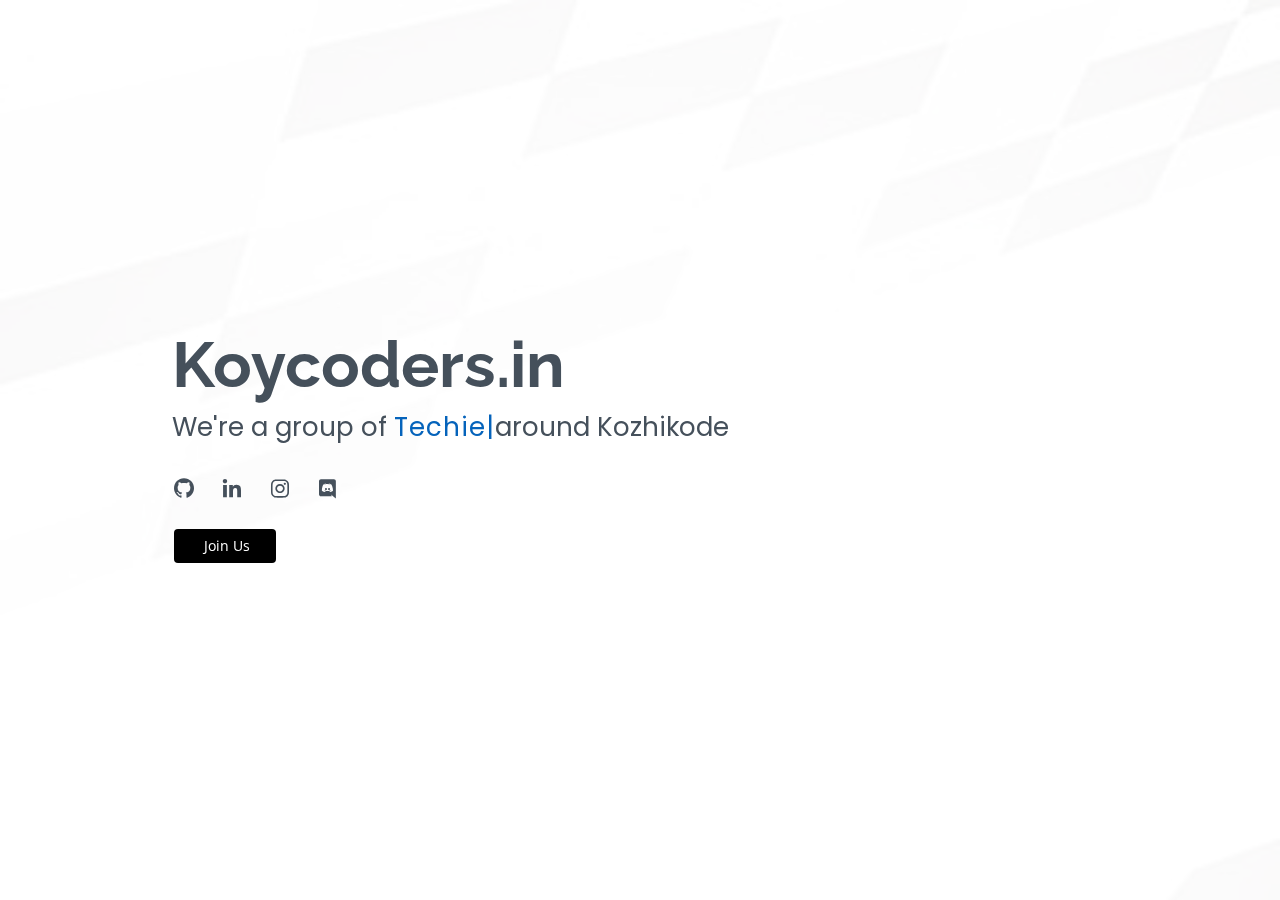
<file: index.html>
<!DOCTYPE html>
<html lang="en">

<head>
  <meta charset="utf-8">
  <meta content="width=device-width, initial-scale=1.0" name="viewport">

  <title>Koycoders</title>
  <meta content="" name="description">
  <meta content="" name="keywords">

  <!-- Favicons -->
  <link href="assets/img/logo.png" rel="icon">
  <link href="assets/img/logo.png" rel="apple-touch-icon">

  <!-- Google Fonts -->
  <link href="https://fonts.googleapis.com/css?family=Open+Sans:300,300i,400,400i,600,600i,700,700i|Raleway:300,300i,400,400i,500,500i,600,600i,700,700i|Poppins:300,300i,400,400i,500,500i,600,600i,700,700i" rel="stylesheet">

  <!-- Vendor CSS Files -->
  <link href="assets/vendor/aos/aos.css" rel="stylesheet">
  <link href="assets/vendor/bootstrap/css/bootstrap.min.css" rel="stylesheet">
  <link href="assets/vendor/bootstrap-icons/bootstrap-icons.css" rel="stylesheet">
  <link href="assets/vendor/boxicons/css/boxicons.min.css" rel="stylesheet">
  <link href="assets/vendor/glightbox/css/glightbox.min.css" rel="stylesheet">
  <link href="assets/vendor/swiper/swiper-bundle.min.css" rel="stylesheet">

  <!-- Template Main CSS File -->
  <link href="assets/css/style.css" rel="stylesheet">

  <!-- =======================================================
  * Template Name: MyResume - v4.10.0
  * Template URL: https://bootstrapmade.com/free-html-bootstrap-template-my-resume/
  * Author: BootstrapMade.com
  * License: https://bootstrapmade.com/license/
  ======================================================== -->
</head>

<body>

  <style>
    .button {
  background-color: black; /* Green */
  border: none;
  color: white;
  padding: 10px;
  text-align: center;
  text-decoration: none;
  display: inline-block;
  font-size: 14px;
  margin: 0px 2px;
  cursor: pointer;
}

.button2 {border-radius: 4px;}
  </style>

  <!-- ======= Mobile nav toggle button ======= -->
  <!-- <button type="button" class="mobile-nav-toggle d-xl-none"><i class="bi bi-list mobile-nav-toggle"></i></button> -->
  <!-- ======= Header ======= -->
  <header id="header" class="d-flex flex-column justify-content-center">



  </header><!-- End Header -->

  <!-- ======= Hero Section ======= -->
  <section id="hero" class="d-flex flex-column justify-content-center">
    <div class="container" data-aos="zoom-in" data-aos-delay="100">
      <h1>Koycoders.in</h1>
      <p>We're a group of <span class="typed" data-typed-items="Techies, IT park Employees,Innovators, Tech Enthusiasts"></span>around Kozhikode</p>
      <div class="social-links">
        <a href="https://github.com/orgs/Koycoders-io" class="twitter"><i class="bx bxl-github"></i></a>
        <a href="https://www.linkedin.com/company/koycoders-io/" class="facebook"><i class="bx bxl-linkedin"></i></a>
        <a href="https://instagram.com/koycoders?igshid=YmMyMTA2M2Y=" class="instagram"><i class="bx bxl-instagram"></i></a>
        <a href="https://discord.com/invite/CxMvJHvv" class="google-plus"><i class="bx bxl-discord"></i></a><br><br>
        <a href="https://forms.gle/9xb32F6qot7rKBoo7" ><button class="button button2">&nbsp&nbsp&nbsp&nbsp&nbspJoin Us&nbsp&nbsp&nbsp&nbsp </button></a>

        



      </div>
    </div>
  </section><!-- End Hero -->

  <main id="main">

  <div id="preloader"></div>
  <a href="#" class="back-to-top d-flex align-items-center justify-content-center"><i class="bi bi-arrow-up-short"></i></a>

  <!-- Vendor JS Files -->
  <script src="assets/vendor/purecounter/purecounter_vanilla.js"></script>
  <script src="assets/vendor/aos/aos.js"></script>
  <script src="assets/vendor/bootstrap/js/bootstrap.bundle.min.js"></script>
  <script src="assets/vendor/glightbox/js/glightbox.min.js"></script>
  <script src="assets/vendor/isotope-layout/isotope.pkgd.min.js"></script>
  <script src="assets/vendor/swiper/swiper-bundle.min.js"></script>
  <script src="assets/vendor/typed.js/typed.min.js"></script>
  <script src="assets/vendor/waypoints/noframework.waypoints.js"></script>
  <script src="assets/vendor/php-email-form/validate.js"></script>

  <!-- Template Main JS File -->
  <script src="assets/js/main.js"></script>

</body>

</html>
</file>
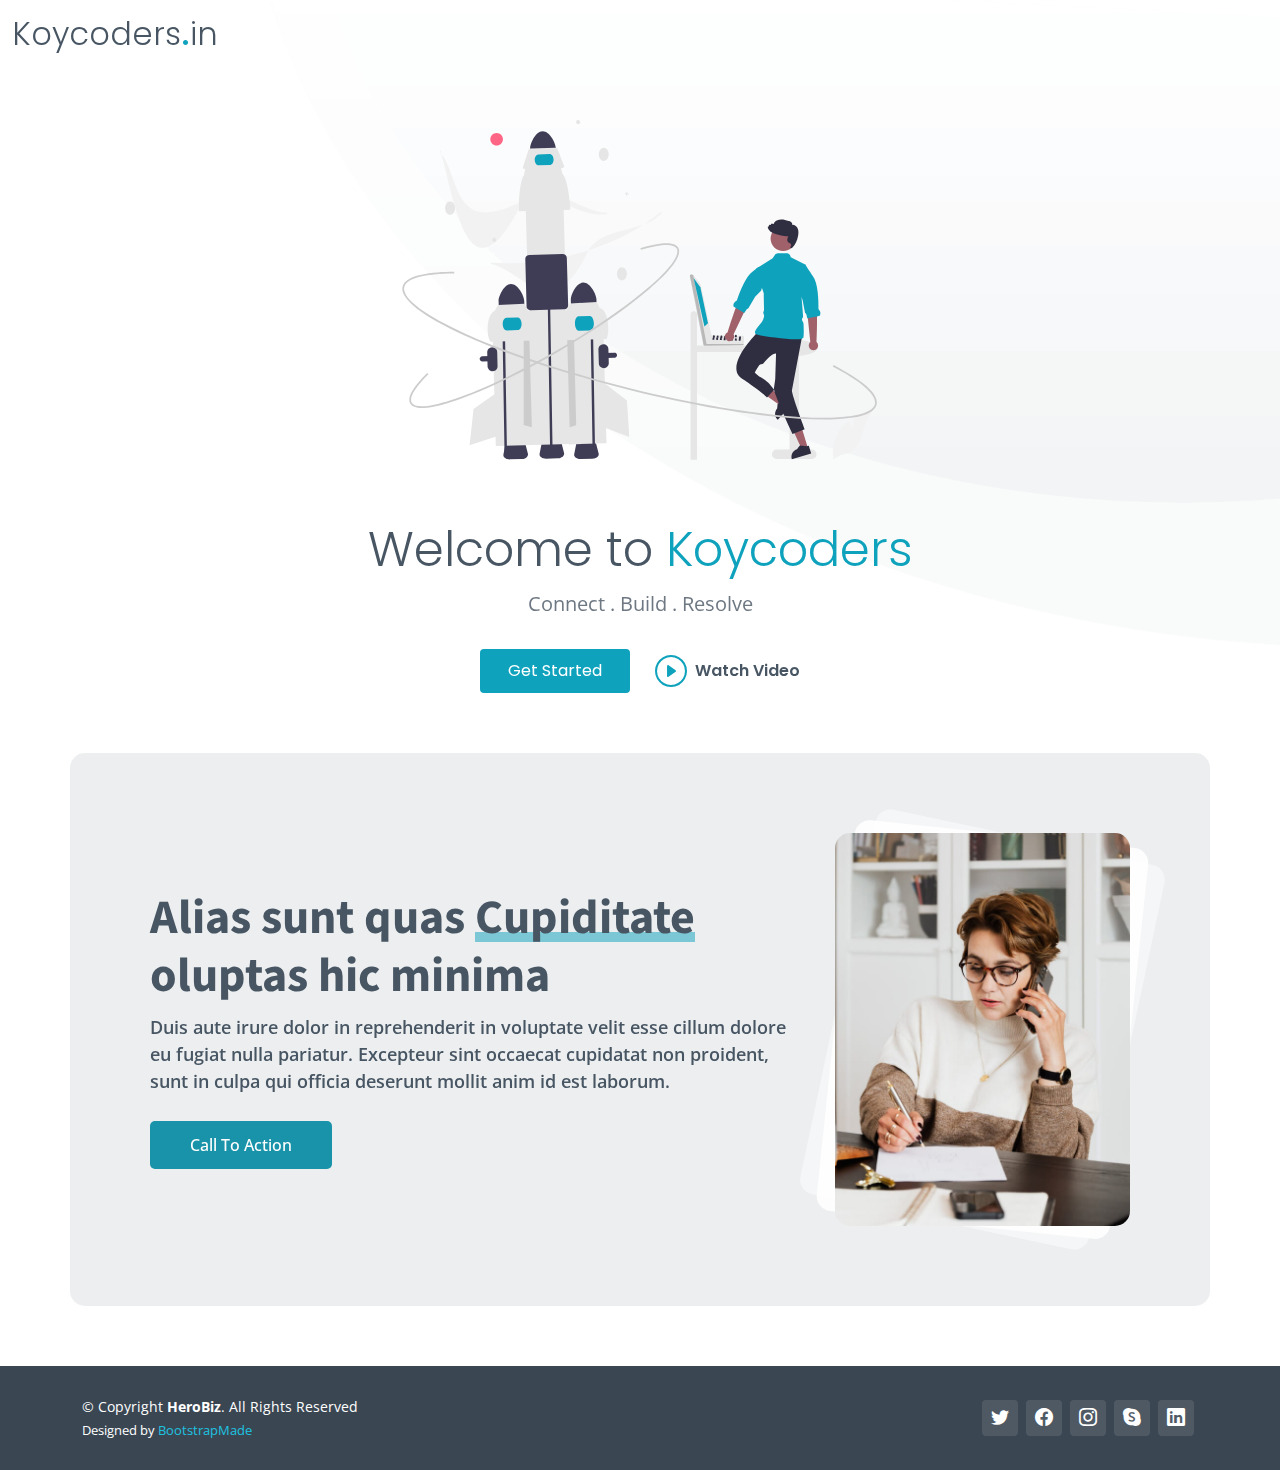
<file: HeroBiz/index.html>
<!DOCTYPE html>
<html lang="en">

<head>
  <meta charset="utf-8">
  <meta content="width=device-width, initial-scale=1.0" name="viewport">

  <title>Koycoders.in</title>
  <meta content="" name="description">
  <meta content="" name="keywords">

  <!-- Favicons -->
  <link href="assets/img/favicon.png" rel="icon">
  <link href="assets/img/apple-touch-icon.png" rel="apple-touch-icon">

  <!-- Google Fonts -->
  <link rel="preconnect" href="https://fonts.googleapis.com">
  <link rel="preconnect" href="https://fonts.gstatic.com" crossorigin>
  <link href="https://fonts.googleapis.com/css2?family=Open+Sans:ital,wght@0,300;0,400;0,500;0,600;0,700;1,300;1,400;1,500;1,600;1,700&family=Poppins:ital,wght@0,300;0,400;0,500;0,600;0,700;1,300;1,400;1,500;1,600;1,700&family=Source+Sans+Pro:ital,wght@0,300;0,400;0,600;0,700;1,300;1,400;1,600;1,700&display=swap" rel="stylesheet">

  <!-- Vendor CSS Files -->
  <link href="assets/vendor/bootstrap/css/bootstrap.min.css" rel="stylesheet">
  <link href="assets/vendor/bootstrap-icons/bootstrap-icons.css" rel="stylesheet">
  <link href="assets/vendor/aos/aos.css" rel="stylesheet">
  <link href="assets/vendor/glightbox/css/glightbox.min.css" rel="stylesheet">
  <link href="assets/vendor/swiper/swiper-bundle.min.css" rel="stylesheet">

  <!-- Variables CSS Files. Uncomment your preferred color scheme -->
  <link href="assets/css/variables.css" rel="stylesheet">
  <!-- <link href="assets/css/variables-blue.css" rel="stylesheet"> -->
  <!-- <link href="assets/css/variables-green.css" rel="stylesheet"> -->
  <!-- <link href="assets/css/variables-orange.css" rel="stylesheet"> -->
  <!-- <link href="assets/css/variables-purple.css" rel="stylesheet"> -->
  <!-- <link href="assets/css/variables-red.css" rel="stylesheet"> -->
  <!-- <link href="assets/css/variables-pink.css" rel="stylesheet"> -->

  <!-- Template Main CSS File -->
  <link href="assets/css/main.css" rel="stylesheet">

  <!-- =======================================================
  * Template Name: HeroBiz - v2.4.0
  * Template URL: https://bootstrapmade.com/herobiz-bootstrap-business-template/
  * Author: BootstrapMade.com
  * License: https://bootstrapmade.com/license/
  ======================================================== -->
</head>

<body>

  <!-- ======= Header ======= -->
  <header id="header" class="header fixed-top" data-scrollto-offset="0">
    <div class="container-fluid d-flex align-items-center justify-content-between">

      <a href="index.html" class="logo d-flex align-items-center scrollto me-auto me-lg-0">
        <!-- Uncomment the line below if you also wish to use an image logo -->
        <!-- <img src="assets/img/logo.png" alt=""> -->
        <h1>Koycoders<span>.</span>in</h1>
      </a>

      <!-- <nav id="navbar" class="navbar">
        <ul>

          <li class="dropdown"><a href="#"><span>Home</span> <i class="bi bi-chevron-down dropdown-indicator"></i></a>
            <ul>
              <li><a href="index.html" class="active">Home 1 - index.html</a></li>
              <li><a href="index-2.html">Home 2 - index-2.html</a></li>
              <li><a href="index-3.html">Home 3 - index-3.html</a></li>
              <li><a href="index-4.html">Home 4 - index-4.html</a></li>
            </ul>
          </li>

          <li><a class="nav-link scrollto" href="index.html#about">About</a></li>
          <li><a class="nav-link scrollto" href="index.html#services">Services</a></li>
          <li><a class="nav-link scrollto" href="index.html#portfolio">Portfolio</a></li>
          <li><a class="nav-link scrollto" href="index.html#team">Team</a></li>
          <li><a href="blog.html">Blog</a></li>
          <li class="dropdown megamenu"><a href="#"><span>Mega Menu</span> <i class="bi bi-chevron-down dropdown-indicator"></i></a>
            <ul>
              <li>
                <a href="#">Column 1 link 1</a>
                <a href="#">Column 1 link 2</a>
                <a href="#">Column 1 link 3</a>
              </li>
              <li>
                <a href="#">Column 2 link 1</a>
                <a href="#">Column 2 link 2</a>
                <a href="#">Column 3 link 3</a>
              </li>
              <li>
                <a href="#">Column 3 link 1</a>
                <a href="#">Column 3 link 2</a>
                <a href="#">Column 3 link 3</a>
              </li>
              <li>
                <a href="#">Column 4 link 1</a>
                <a href="#">Column 4 link 2</a>
                <a href="#">Column 4 link 3</a>
              </li>
            </ul>
          </li>
          <li class="dropdown"><a href="#"><span>Drop Down</span> <i class="bi bi-chevron-down dropdown-indicator"></i></a>
            <ul>
              <li><a href="#">Drop Down 1</a></li>
              <li class="dropdown"><a href="#"><span>Deep Drop Down</span> <i class="bi bi-chevron-down dropdown-indicator"></i></a>
                <ul>
                  <li><a href="#">Deep Drop Down 1</a></li>
                  <li><a href="#">Deep Drop Down 2</a></li>
                  <li><a href="#">Deep Drop Down 3</a></li>
                  <li><a href="#">Deep Drop Down 4</a></li>
                  <li><a href="#">Deep Drop Down 5</a></li>
                </ul>
              </li>
              <li><a href="#">Drop Down 2</a></li>
              <li><a href="#">Drop Down 3</a></li>
              <li><a href="#">Drop Down 4</a></li>
            </ul>
          </li>
          <li><a class="nav-link scrollto" href="index.html#contact">Contact</a></li>
        </ul>
        <i class="bi bi-list mobile-nav-toggle d-none"></i>
      </nav> -->
      <!-- .navbar -->

      <!-- <a class="btn-getstarted scrollto" href="index.html#about">Get Started</a> -->

    </div>
  </header><!-- End Header -->

  <section id="hero-animated" class="hero-animated d-flex align-items-center">
    <div class="container d-flex flex-column justify-content-center align-items-center text-center position-relative" data-aos="zoom-out">
      <img src="assets/img/hero-carousel/hero-carousel-3.svg" class="img-fluid animated">
      <h2>Welcome to <span>Koycoders</span></h2>
      <p >Connect <span>.</span> Build <span>.</span> Resolve</p>
      <div class="d-flex">
        <a href="#about" class="btn-get-started scrollto">Get Started</a>
        <a href="https://www.youtube.com/watch?v=LXb3EKWsInQ" class="glightbox btn-watch-video d-flex align-items-center"><i class="bi bi-play-circle"></i><span>Watch Video</span></a>
      </div>
    </div>
  </section>

  <main id="main">


    <!-- ======= About Section ======= -->
 
    <!-- End About Section -->


    <!-- ======= Call To Action Section ======= -->
    <section id="cta" class="cta">
      <div class="container" data-aos="zoom-out">

        <div class="row g-5">

          <div class="col-lg-8 col-md-6 content d-flex flex-column justify-content-center order-last order-md-first">
            <h3>Alias sunt quas <em>Cupiditate</em> oluptas hic minima</h3>
            <p> Duis aute irure dolor in reprehenderit in voluptate velit esse cillum dolore eu fugiat nulla pariatur. Excepteur sint occaecat cupidatat non proident, sunt in culpa qui officia deserunt mollit anim id est laborum.</p>
            <a class="cta-btn align-self-start" href="#">Call To Action</a>
          </div>

          <div class="col-lg-4 col-md-6 order-first order-md-last d-flex align-items-center">
            <div class="img">
              <img src="assets/img/cta.jpg" alt="" class="img-fluid">
            </div>
          </div>

        </div>

      </div>
    </section><!-- End Call To Action Section -->




  </main><!-- End #main -->

  <!-- ======= Footer ======= -->
  <footer id="footer" class="footer">

    <div class="footer-legal text-center">
      <div class="container d-flex flex-column flex-lg-row justify-content-center justify-content-lg-between align-items-center">

        <div class="d-flex flex-column align-items-center align-items-lg-start">
          <div class="copyright">
            &copy; Copyright <strong><span>HeroBiz</span></strong>. All Rights Reserved
          </div>
          <div class="credits">
            <!-- All the links in the footer should remain intact. -->
            <!-- You can delete the links only if you purchased the pro version. -->
            <!-- Licensing information: https://bootstrapmade.com/license/ -->
            <!-- Purchase the pro version with working PHP/AJAX contact form: https://bootstrapmade.com/herobiz-bootstrap-business-template/ -->
            Designed by <a href="https://bootstrapmade.com/">BootstrapMade</a>
          </div>
        </div>

        <div class="social-links order-first order-lg-last mb-3 mb-lg-0">
          <a href="#" class="twitter"><i class="bi bi-twitter"></i></a>
          <a href="#" class="facebook"><i class="bi bi-facebook"></i></a>
          <a href="#" class="instagram"><i class="bi bi-instagram"></i></a>
          <a href="#" class="google-plus"><i class="bi bi-skype"></i></a>
          <a href="#" class="linkedin"><i class="bi bi-linkedin"></i></a>
        </div>

      </div>
    </div>

  </footer><!-- End Footer -->

  <a href="#" class="scroll-top d-flex align-items-center justify-content-center"><i class="bi bi-arrow-up-short"></i></a>

  <div id="preloader"></div>

  <!-- Vendor JS Files -->
  <script src="assets/vendor/bootstrap/js/bootstrap.bundle.min.js"></script>
  <script src="assets/vendor/aos/aos.js"></script>
  <script src="assets/vendor/glightbox/js/glightbox.min.js"></script>
  <script src="assets/vendor/isotope-layout/isotope.pkgd.min.js"></script>
  <script src="assets/vendor/swiper/swiper-bundle.min.js"></script>
  <script src="assets/vendor/php-email-form/validate.js"></script>

  <!-- Template Main JS File -->
  <script src="assets/js/main.js"></script>

</body>

</html>
</file>
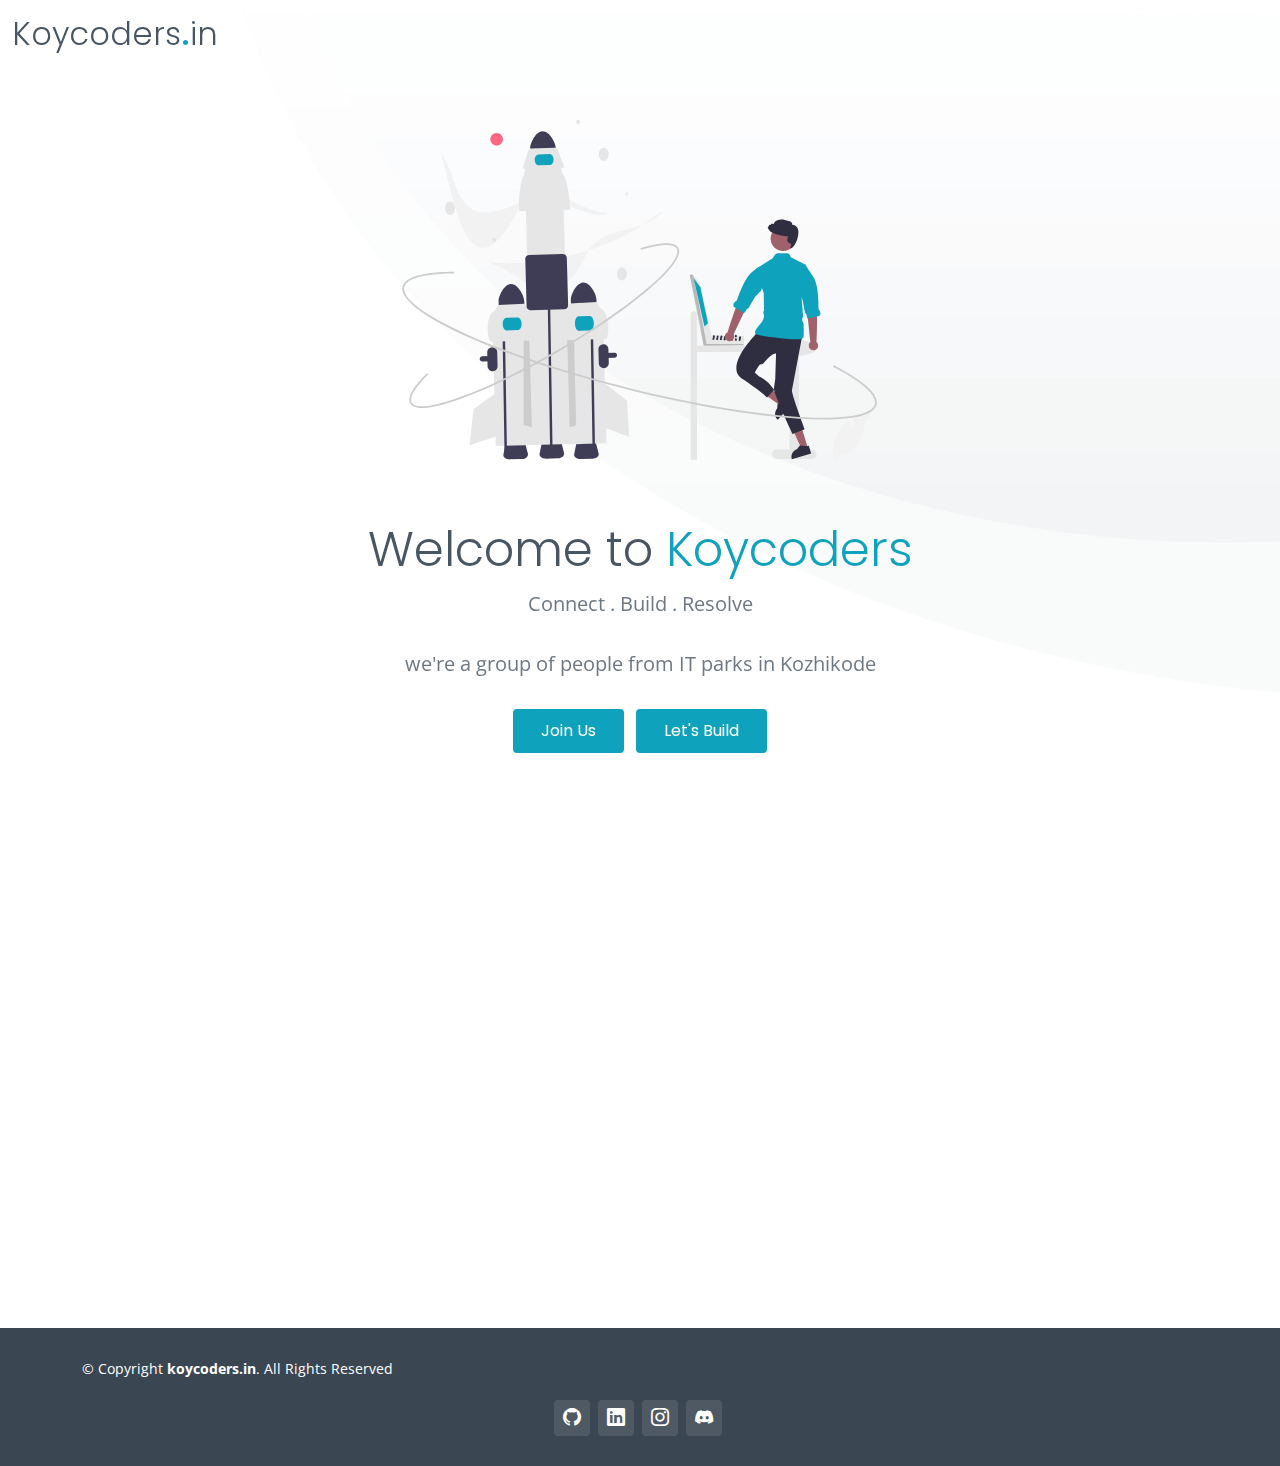
<file: v1/index.html>
<!DOCTYPE html>
<html lang="en">

<head>
  <meta charset="utf-8">
  <meta content="width=device-width, initial-scale=1.0" name="viewport">

  <title>Koycoders.in</title>
  <meta content="Connect . Build . Resolve" name="description">
  <meta content="" name="keywords">

  <!-- Favicons -->
  <link href="assets/img/logo.png" rel="icon">
  <link href="assets/img/logo.png" rel="apple-touch-icon">

  <!-- Google Fonts -->
  <link rel="preconnect" href="https://fonts.googleapis.com">
  <link rel="preconnect" href="https://fonts.gstatic.com" crossorigin>
  <link href="https://fonts.googleapis.com/css2?family=Open+Sans:ital,wght@0,300;0,400;0,500;0,600;0,700;1,300;1,400;1,500;1,600;1,700&family=Poppins:ital,wght@0,300;0,400;0,500;0,600;0,700;1,300;1,400;1,500;1,600;1,700&family=Source+Sans+Pro:ital,wght@0,300;0,400;0,600;0,700;1,300;1,400;1,600;1,700&display=swap" rel="stylesheet">

  <!-- Vendor CSS Files -->
  <link href="assets/vendor/bootstrap/css/bootstrap.min.css" rel="stylesheet">
  <link href="assets/vendor/bootstrap-icons/bootstrap-icons.css" rel="stylesheet">
  <link href="assets/vendor/aos/aos.css" rel="stylesheet">
  <link href="assets/vendor/glightbox/css/glightbox.min.css" rel="stylesheet">
  <link href="assets/vendor/swiper/swiper-bundle.min.css" rel="stylesheet">

  <!-- Variables CSS Files. Uncomment your preferred color scheme -->
  <link href="assets/css/variables.css" rel="stylesheet">
  <!-- <link href="assets/css/variables-blue.css" rel="stylesheet"> -->
  <!-- <link href="assets/css/variables-green.css" rel="stylesheet"> -->
  <!-- <link href="assets/css/variables-orange.css" rel="stylesheet"> -->
  <!-- <link href="assets/css/variables-purple.css" rel="stylesheet"> -->
  <!-- <link href="assets/css/variables-red.css" rel="stylesheet"> -->
  <!-- <link href="assets/css/variables-pink.css" rel="stylesheet"> -->

  <!-- Template Main CSS File -->
  <link href="assets/css/main.css" rel="stylesheet">

  <!-- =======================================================
  * Template Name: HeroBiz - v2.4.0
  * Template URL: https://bootstrapmade.com/herobiz-bootstrap-business-template/
  * Author: BootstrapMade.com
  * License: https://bootstrapmade.com/license/
  ======================================================== -->
</head>

<body>

  <!-- ======= Header ======= -->
  <header id="header" class="header fixed-top" data-scrollto-offset="0">
    <div class="container-fluid d-flex align-items-center justify-content-between">

      <a href="index.html" class="logo d-flex align-items-center scrollto me-auto me-lg-0">
        <!-- Uncomment the line below if you also wish to use an image logo -->
        <!-- <img src="assets/img/logo.png" alt=""> -->
        <h1>Koycoders<span>.</span>in</h1>
      </a>

      <!-- <nav id="navbar" class="navbar">
        <ul>

          <li class="dropdown"><a href="#"><span>Home</span> <i class="bi bi-chevron-down dropdown-indicator"></i></a>
            <ul>
              <li><a href="index.html" class="active">Home 1 - index.html</a></li>
              <li><a href="index-2.html">Home 2 - index-2.html</a></li>
              <li><a href="index-3.html">Home 3 - index-3.html</a></li>
              <li><a href="index-4.html">Home 4 - index-4.html</a></li>
            </ul>
          </li>

          <li><a class="nav-link scrollto" href="index.html#about">About</a></li>
          <li><a class="nav-link scrollto" href="index.html#services">Services</a></li>
          <li><a class="nav-link scrollto" href="index.html#portfolio">Portfolio</a></li>
          <li><a class="nav-link scrollto" href="index.html#team">Team</a></li>
          <li><a href="blog.html">Blog</a></li>
          <li class="dropdown megamenu"><a href="#"><span>Mega Menu</span> <i class="bi bi-chevron-down dropdown-indicator"></i></a>
            <ul>
              <li>
                <a href="#">Column 1 link 1</a>
                <a href="#">Column 1 link 2</a>
                <a href="#">Column 1 link 3</a>
              </li>
              <li>
                <a href="#">Column 2 link 1</a>
                <a href="#">Column 2 link 2</a>
                <a href="#">Column 3 link 3</a>
              </li>
              <li>
                <a href="#">Column 3 link 1</a>
                <a href="#">Column 3 link 2</a>
                <a href="#">Column 3 link 3</a>
              </li>
              <li>
                <a href="#">Column 4 link 1</a>
                <a href="#">Column 4 link 2</a>
                <a href="#">Column 4 link 3</a>
              </li>
            </ul>
          </li>
          <li class="dropdown"><a href="#"><span>Drop Down</span> <i class="bi bi-chevron-down dropdown-indicator"></i></a>
            <ul>
              <li><a href="#">Drop Down 1</a></li>
              <li class="dropdown"><a href="#"><span>Deep Drop Down</span> <i class="bi bi-chevron-down dropdown-indicator"></i></a>
                <ul>
                  <li><a href="#">Deep Drop Down 1</a></li>
                  <li><a href="#">Deep Drop Down 2</a></li>
                  <li><a href="#">Deep Drop Down 3</a></li>
                  <li><a href="#">Deep Drop Down 4</a></li>
                  <li><a href="#">Deep Drop Down 5</a></li>
                </ul>
              </li>
              <li><a href="#">Drop Down 2</a></li>
              <li><a href="#">Drop Down 3</a></li>
              <li><a href="#">Drop Down 4</a></li>
            </ul>
          </li>
          <li><a class="nav-link scrollto" href="index.html#contact">Contact</a></li>
        </ul>
        <i class="bi bi-list mobile-nav-toggle d-none"></i>
      </nav> -->
      <!-- .navbar -->

      <!-- <a class="btn-getstarted scrollto" href="index.html#about">Get Started</a> -->

    </div>
  </header><!-- End Header -->

  <section id="hero-animated" class="hero-animated d-flex align-items-center">
    <div class="container d-flex flex-column justify-content-center align-items-center text-center position-relative" data-aos="zoom-out">
      <img src="assets/img/hero-carousel/hero-carousel-3.svg" class="img-fluid animated">
      <h2>Welcome to <span>Koycoders</span></h2>
      <p >Connect <span>.</span> Build <span>.</span> Resolve</p>
      <p>we're a group of people from IT parks in Kozhikode</p>
      <div class="d-flex">
        <a href="https://forms.gle/9xb32F6qot7rKBoo7" class="btn-get-started scrollto">Join Us</a> &nbsp; &nbsp; 
        <a href="https://discord.gg/mxMGeZHT" class="btn-get-started scrollto">Let's Build</a> 

      </div>
    </div>
  </section>

  <main id="main">


    <!-- ======= About Section ======= -->
 
    <!-- End About Section -->


    <!-- ======= Call To Action Section ======= -->
    <section id="cta" class="cta">
      <div class="container" data-aos="zoom-out">

        <div class="row g-5">

          <div class="col-lg-8 col-md-6 content d-flex flex-column justify-content-center order-last order-md-first">
            <h3>Are you a <em>magician</em>? Because whenever I look at you, everyone else disappears.</h3>
            <p> Convey your Confessions now.</p>
            <a class="cta-btn align-self-start" href="https://cupid.koycoders.in/">I'm in</a>
          </div>

          <div class="col-lg-4 col-md-6 order-first order-md-last d-flex align-items-center">
            <div class="img">
              <img src="assets/img/cupid.png" alt="" class="img-fluid">
            </div>
          </div>

        </div>

      </div>
    </section><!-- End Call To Action Section -->




  </main><!-- End #main -->

  <!-- ======= Footer ======= -->
  <footer id="footer" class="footer">

    <div class="footer-legal text-center">
      <div class="container d-flex flex-column flex-lg-row justify-content-center justify-content-lg-between align-items-center">

        <div class="d-flex flex-column align-items-center align-items-lg-start">
          <div class="copyright">
            &copy; Copyright <strong><span>koycoders.in</span></strong>. All Rights Reserved
          </div>
          <!-- <div class="credits"> -->
            <!-- All the links in the footer should remain intact. -->
            <!-- You can delete the links only if you purchased the pro version. -->
            <!-- Licensing information: https://bootstrapmade.com/license/ -->
            <!-- Purchase the pro version with working PHP/AJAX contact form: https://bootstrapmade.com/herobiz-bootstrap-business-template/ -->
            <!-- Designed by <a href="https://bootstrapmade.com/">BootstrapMade</a> -->
          </div>
        </div>
        <br>
        <div class="social-links order-first order-lg-last mb-3 mb-lg-0">
          <a href="https://github.com/orgs/Koycoders-io" class="twitter"><i class="bi bi-github"></i></a>
          <a href="https://www.linkedin.com/company/koycoders-io/" class="facebook"><i class="bi bi-linkedin"></i></a>
          <a href="https://instagram.com/koycoders?igshid=YmMyMTA2M2Y=" class="instagram"><i class="bi bi-instagram"></i></a>
          <a href="https://discord.gg/mxMGeZHT" class="linkedin"><i class="bi bi-discord"></i></a>
        </div>

      </div>
    </div>

  </footer><!-- End Footer -->

  <a href="#" class="scroll-top d-flex align-items-center justify-content-center"><i class="bi bi-arrow-up-short"></i></a>

  <div id="preloader"></div>

  <!-- Vendor JS Files -->
  <script src="assets/vendor/bootstrap/js/bootstrap.bundle.min.js"></script>
  <script src="assets/vendor/aos/aos.js"></script>
  <script src="assets/vendor/glightbox/js/glightbox.min.js"></script>
  <script src="assets/vendor/isotope-layout/isotope.pkgd.min.js"></script>
  <script src="assets/vendor/swiper/swiper-bundle.min.js"></script>
  <script src="assets/vendor/php-email-form/validate.js"></script>

  <!-- Template Main JS File -->
  <script src="assets/js/main.js"></script>

</body>

</html>
</file>
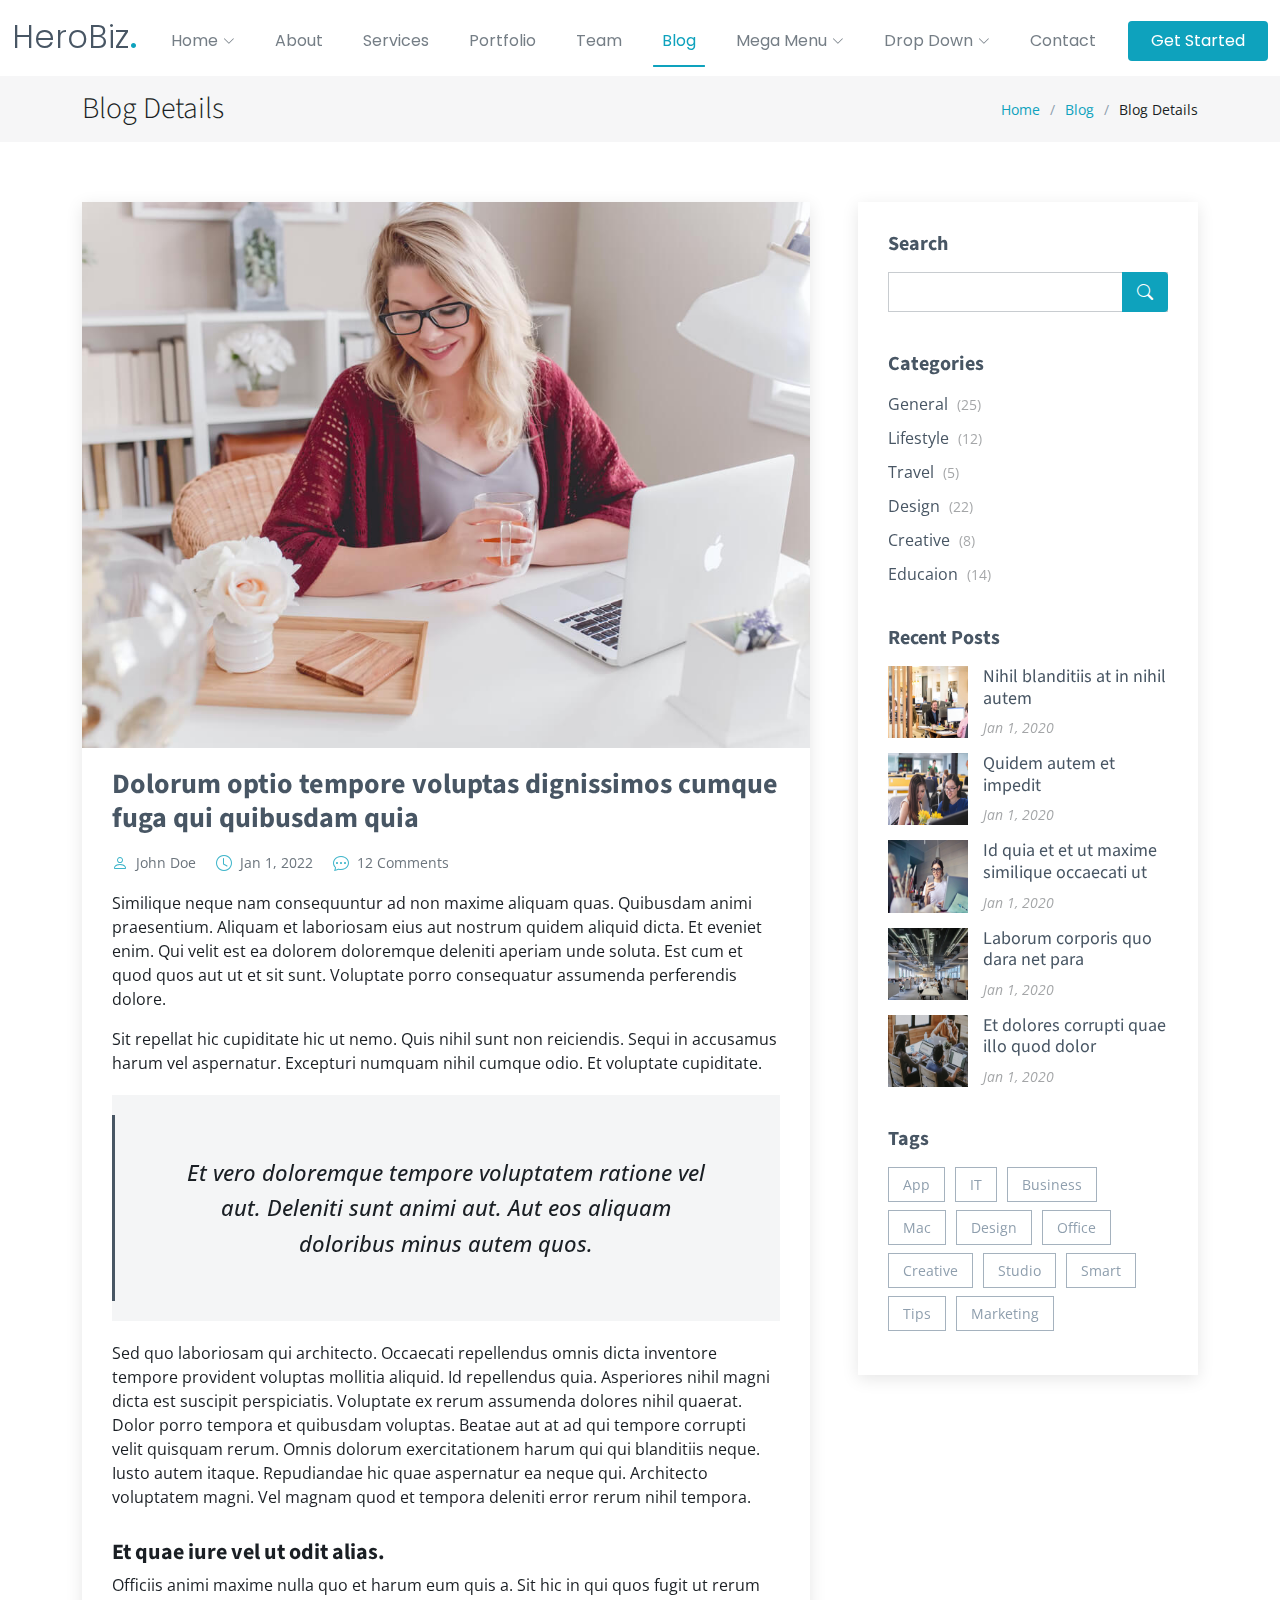
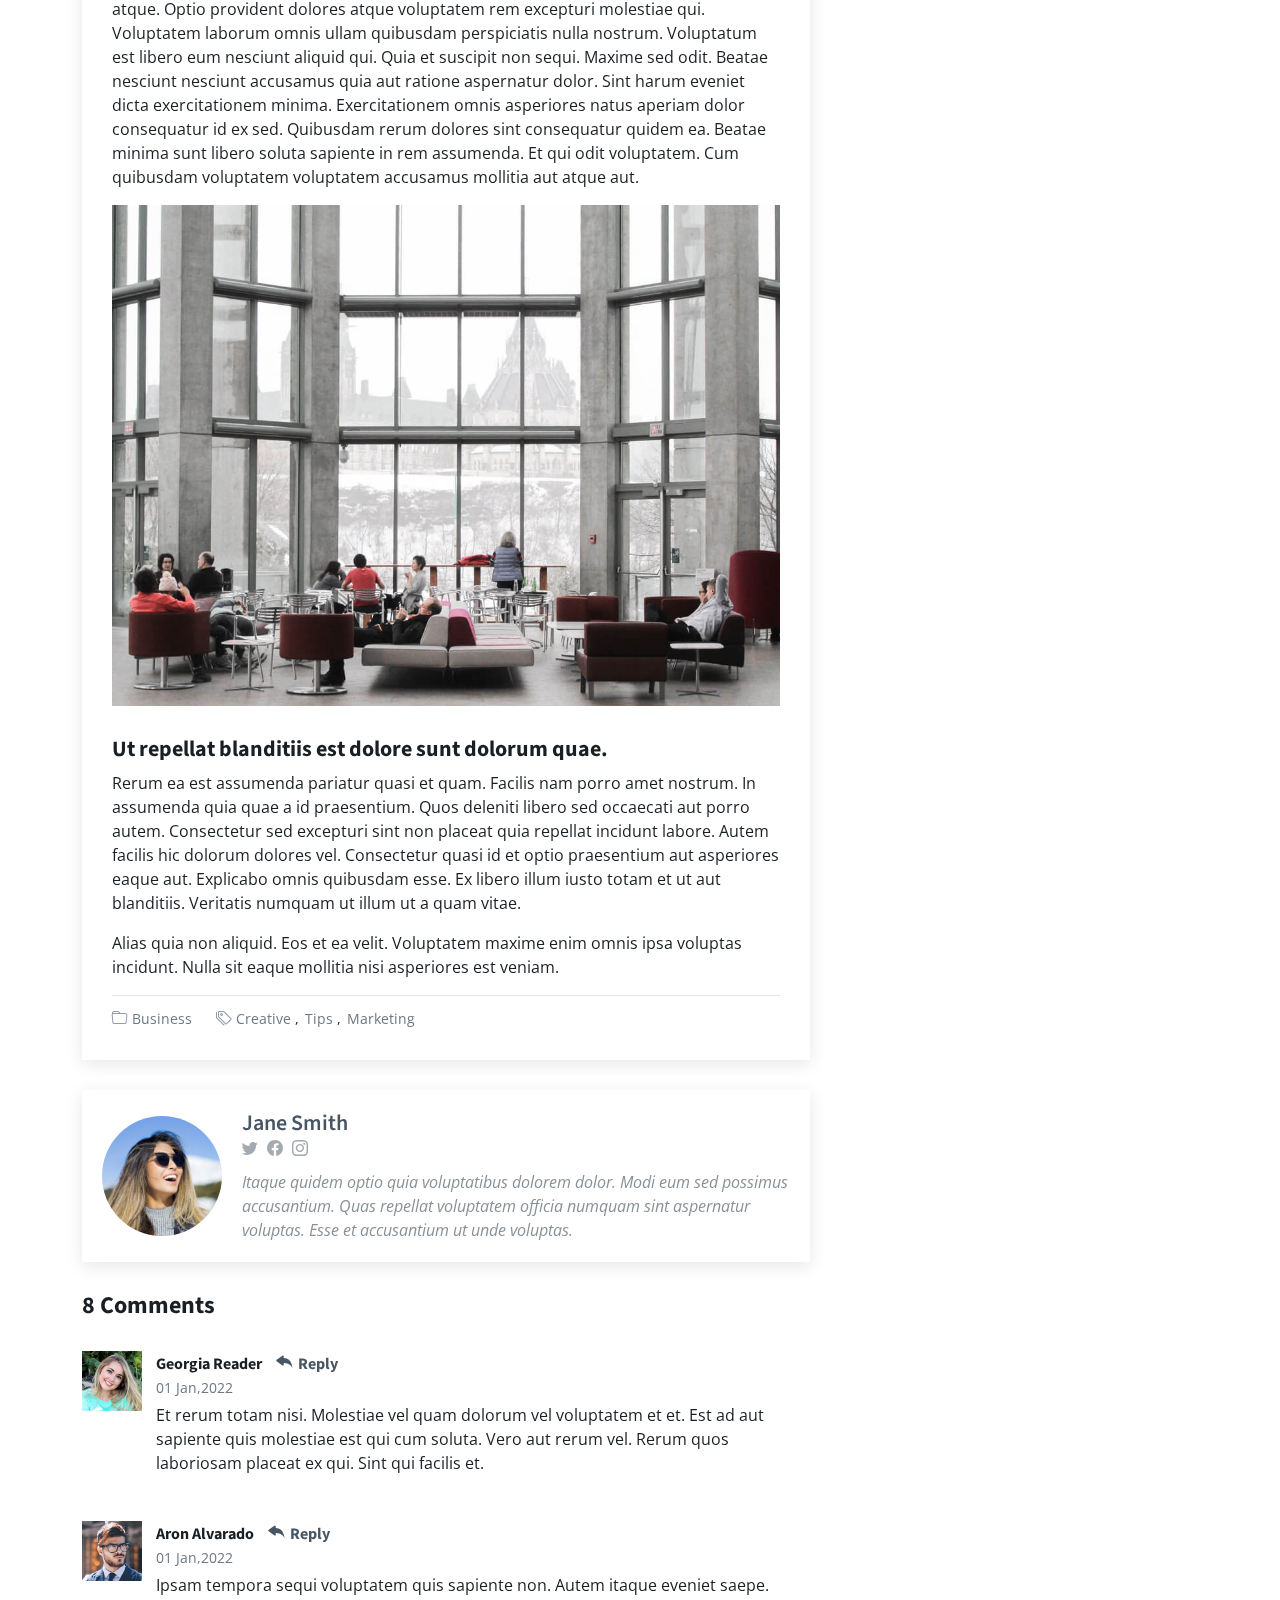
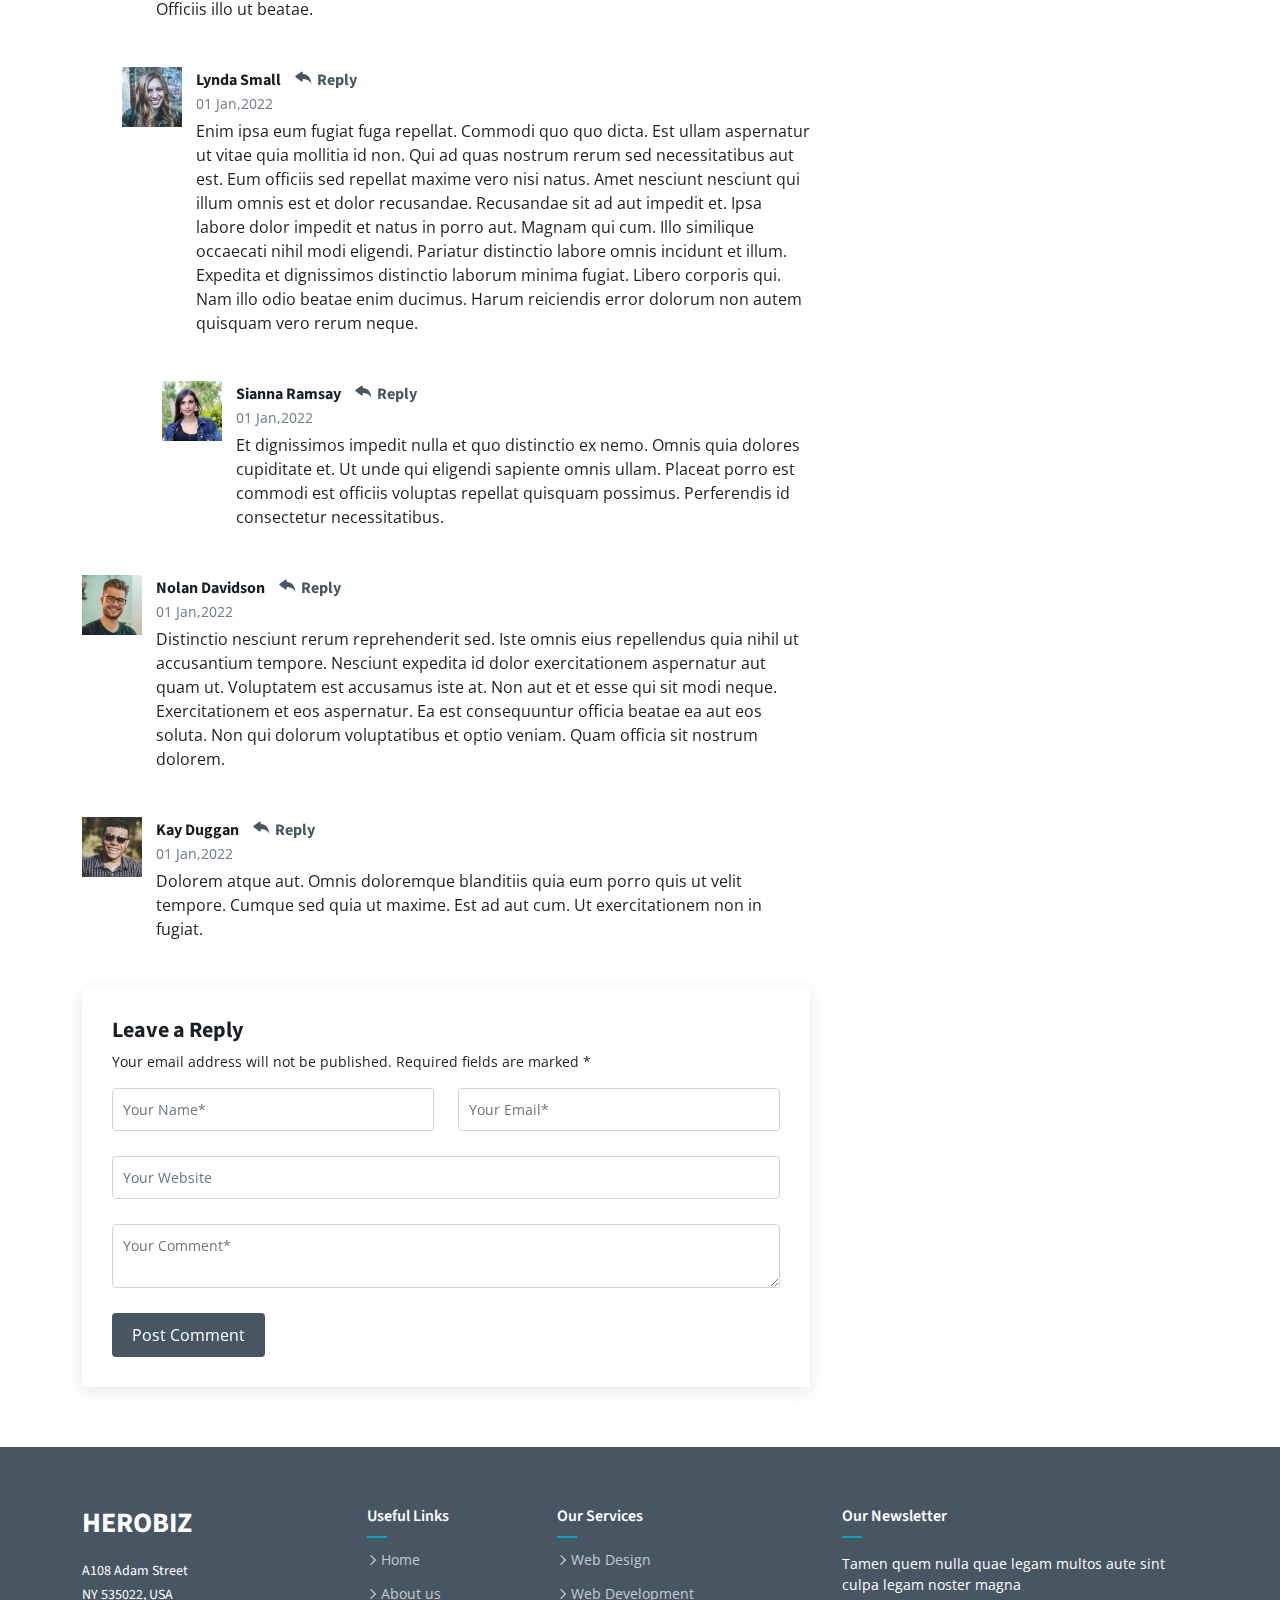
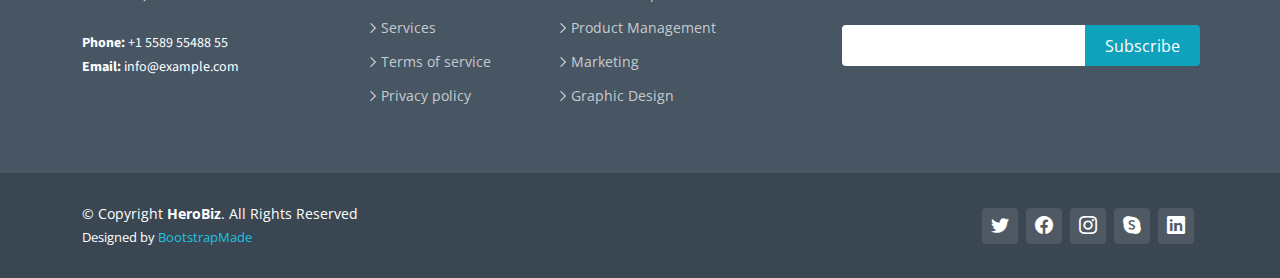
<file: blog-details.html>
<!DOCTYPE html>
<html lang="en">

<head>
  <meta charset="utf-8">
  <meta content="width=device-width, initial-scale=1.0" name="viewport">

  <title>Blog Details - HeroBiz Bootstrap Template</title>
  <meta content="" name="description">
  <meta content="" name="keywords">

  <!-- Favicons -->
  <link href="assets/img/favicon.png" rel="icon">
  <link href="assets/img/apple-touch-icon.png" rel="apple-touch-icon">

  <!-- Google Fonts -->
  <link rel="preconnect" href="https://fonts.googleapis.com">
  <link rel="preconnect" href="https://fonts.gstatic.com" crossorigin>
  <link href="https://fonts.googleapis.com/css2?family=Open+Sans:ital,wght@0,300;0,400;0,500;0,600;0,700;1,300;1,400;1,500;1,600;1,700&family=Poppins:ital,wght@0,300;0,400;0,500;0,600;0,700;1,300;1,400;1,500;1,600;1,700&family=Source+Sans+Pro:ital,wght@0,300;0,400;0,600;0,700;1,300;1,400;1,600;1,700&display=swap" rel="stylesheet">

  <!-- Vendor CSS Files -->
  <link href="assets/vendor/bootstrap/css/bootstrap.min.css" rel="stylesheet">
  <link href="assets/vendor/bootstrap-icons/bootstrap-icons.css" rel="stylesheet">
  <link href="assets/vendor/aos/aos.css" rel="stylesheet">
  <link href="assets/vendor/glightbox/css/glightbox.min.css" rel="stylesheet">
  <link href="assets/vendor/swiper/swiper-bundle.min.css" rel="stylesheet">

  <!-- Variables CSS Files. Uncomment your preferred color scheme -->
  <link href="assets/css/variables.css" rel="stylesheet">
  <!-- <link href="assets/css/variables-blue.css" rel="stylesheet"> -->
  <!-- <link href="assets/css/variables-green.css" rel="stylesheet"> -->
  <!-- <link href="assets/css/variables-orange.css" rel="stylesheet"> -->
  <!-- <link href="assets/css/variables-purple.css" rel="stylesheet"> -->
  <!-- <link href="assets/css/variables-red.css" rel="stylesheet"> -->
  <!-- <link href="assets/css/variables-pink.css" rel="stylesheet"> -->

  <!-- Template Main CSS File -->
  <link href="assets/css/main.css" rel="stylesheet">

  <!-- =======================================================
  * Template Name: HeroBiz - v2.4.0
  * Template URL: https://bootstrapmade.com/herobiz-bootstrap-business-template/
  * Author: BootstrapMade.com
  * License: https://bootstrapmade.com/license/
  ======================================================== -->
</head>

<body>

  <!-- ======= Header ======= -->
  <header id="header" class="header fixed-top" data-scrollto-offset="0">
    <div class="container-fluid d-flex align-items-center justify-content-between">

      <a href="index.html" class="logo d-flex align-items-center scrollto me-auto me-lg-0">
        <!-- Uncomment the line below if you also wish to use an image logo -->
        <!-- <img src="assets/img/logo.png" alt=""> -->
        <h1>HeroBiz<span>.</span></h1>
      </a>

      <nav id="navbar" class="navbar">
        <ul>

          <li class="dropdown"><a href="#"><span>Home</span> <i class="bi bi-chevron-down dropdown-indicator"></i></a>
            <ul>
              <li><a href="index.html">Home 1 - index.html</a></li>
              <li><a href="index-2.html">Home 2 - index-2.html</a></li>
              <li><a href="index-3.html">Home 3 - index-3.html</a></li>
              <li><a href="index-4.html">Home 4 - index-4.html</a></li>
            </ul>
          </li>

          <li><a class="nav-link scrollto" href="index.html#about">About</a></li>
          <li><a class="nav-link scrollto" href="index.html#services">Services</a></li>
          <li><a class="nav-link scrollto" href="index.html#portfolio">Portfolio</a></li>
          <li><a class="nav-link scrollto" href="index.html#team">Team</a></li>
          <li><a href="blog.html" class="active">Blog</a></li>
          <li class="dropdown megamenu"><a href="#"><span>Mega Menu</span> <i class="bi bi-chevron-down dropdown-indicator"></i></a>
            <ul>
              <li>
                <a href="#">Column 1 link 1</a>
                <a href="#">Column 1 link 2</a>
                <a href="#">Column 1 link 3</a>
              </li>
              <li>
                <a href="#">Column 2 link 1</a>
                <a href="#">Column 2 link 2</a>
                <a href="#">Column 3 link 3</a>
              </li>
              <li>
                <a href="#">Column 3 link 1</a>
                <a href="#">Column 3 link 2</a>
                <a href="#">Column 3 link 3</a>
              </li>
              <li>
                <a href="#">Column 4 link 1</a>
                <a href="#">Column 4 link 2</a>
                <a href="#">Column 4 link 3</a>
              </li>
            </ul>
          </li>
          <li class="dropdown"><a href="#"><span>Drop Down</span> <i class="bi bi-chevron-down dropdown-indicator"></i></a>
            <ul>
              <li><a href="#">Drop Down 1</a></li>
              <li class="dropdown"><a href="#"><span>Deep Drop Down</span> <i class="bi bi-chevron-down dropdown-indicator"></i></a>
                <ul>
                  <li><a href="#">Deep Drop Down 1</a></li>
                  <li><a href="#">Deep Drop Down 2</a></li>
                  <li><a href="#">Deep Drop Down 3</a></li>
                  <li><a href="#">Deep Drop Down 4</a></li>
                  <li><a href="#">Deep Drop Down 5</a></li>
                </ul>
              </li>
              <li><a href="#">Drop Down 2</a></li>
              <li><a href="#">Drop Down 3</a></li>
              <li><a href="#">Drop Down 4</a></li>
            </ul>
          </li>
          <li><a class="nav-link scrollto" href="index.html#contact">Contact</a></li>
        </ul>
        <i class="bi bi-list mobile-nav-toggle d-none"></i>
      </nav><!-- .navbar -->

      <a class="btn-getstarted scrollto" href="index.html#about">Get Started</a>

    </div>
  </header><!-- End Header -->

  <main id="main">

    <!-- ======= Breadcrumbs ======= -->
    <div class="breadcrumbs">
      <div class="container">

        <div class="d-flex justify-content-between align-items-center">
          <h2>Blog Details</h2>
          <ol>
            <li><a href="index.html">Home</a></li>
            <li><a href="blog.html">Blog</a></li>
            <li>Blog Details</li>
          </ol>
        </div>

      </div>
    </div><!-- End Breadcrumbs -->

    <!-- ======= Blog Details Section ======= -->
    <section id="blog" class="blog">
      <div class="container" data-aos="fade-up">

        <div class="row g-5">

          <div class="col-lg-8">

            <article class="blog-details">

              <div class="post-img">
                <img src="assets/img/blog/blog-1.jpg" alt="" class="img-fluid">
              </div>

              <h2 class="title">Dolorum optio tempore voluptas dignissimos cumque fuga qui quibusdam quia</h2>

              <div class="meta-top">
                <ul>
                  <li class="d-flex align-items-center"><i class="bi bi-person"></i> <a href="blog-details.html">John Doe</a></li>
                  <li class="d-flex align-items-center"><i class="bi bi-clock"></i> <a href="blog-details.html"><time datetime="2020-01-01">Jan 1, 2022</time></a></li>
                  <li class="d-flex align-items-center"><i class="bi bi-chat-dots"></i> <a href="blog-details.html">12 Comments</a></li>
                </ul>
              </div><!-- End meta top -->

              <div class="content">
                <p>
                  Similique neque nam consequuntur ad non maxime aliquam quas. Quibusdam animi praesentium. Aliquam et laboriosam eius aut nostrum quidem aliquid dicta.
                  Et eveniet enim. Qui velit est ea dolorem doloremque deleniti aperiam unde soluta. Est cum et quod quos aut ut et sit sunt. Voluptate porro consequatur assumenda perferendis dolore.
                </p>

                <p>
                  Sit repellat hic cupiditate hic ut nemo. Quis nihil sunt non reiciendis. Sequi in accusamus harum vel aspernatur. Excepturi numquam nihil cumque odio. Et voluptate cupiditate.
                </p>

                <blockquote>
                  <p>
                    Et vero doloremque tempore voluptatem ratione vel aut. Deleniti sunt animi aut. Aut eos aliquam doloribus minus autem quos.
                  </p>
                </blockquote>

                <p>
                  Sed quo laboriosam qui architecto. Occaecati repellendus omnis dicta inventore tempore provident voluptas mollitia aliquid. Id repellendus quia. Asperiores nihil magni dicta est suscipit perspiciatis. Voluptate ex rerum assumenda dolores nihil quaerat.
                  Dolor porro tempora et quibusdam voluptas. Beatae aut at ad qui tempore corrupti velit quisquam rerum. Omnis dolorum exercitationem harum qui qui blanditiis neque.
                  Iusto autem itaque. Repudiandae hic quae aspernatur ea neque qui. Architecto voluptatem magni. Vel magnam quod et tempora deleniti error rerum nihil tempora.
                </p>

                <h3>Et quae iure vel ut odit alias.</h3>
                <p>
                  Officiis animi maxime nulla quo et harum eum quis a. Sit hic in qui quos fugit ut rerum atque. Optio provident dolores atque voluptatem rem excepturi molestiae qui. Voluptatem laborum omnis ullam quibusdam perspiciatis nulla nostrum. Voluptatum est libero eum nesciunt aliquid qui.
                  Quia et suscipit non sequi. Maxime sed odit. Beatae nesciunt nesciunt accusamus quia aut ratione aspernatur dolor. Sint harum eveniet dicta exercitationem minima. Exercitationem omnis asperiores natus aperiam dolor consequatur id ex sed. Quibusdam rerum dolores sint consequatur quidem ea.
                  Beatae minima sunt libero soluta sapiente in rem assumenda. Et qui odit voluptatem. Cum quibusdam voluptatem voluptatem accusamus mollitia aut atque aut.
                </p>
                <img src="assets/img/blog/blog-inside-post.jpg" class="img-fluid" alt="">

                <h3>Ut repellat blanditiis est dolore sunt dolorum quae.</h3>
                <p>
                  Rerum ea est assumenda pariatur quasi et quam. Facilis nam porro amet nostrum. In assumenda quia quae a id praesentium. Quos deleniti libero sed occaecati aut porro autem. Consectetur sed excepturi sint non placeat quia repellat incidunt labore. Autem facilis hic dolorum dolores vel.
                  Consectetur quasi id et optio praesentium aut asperiores eaque aut. Explicabo omnis quibusdam esse. Ex libero illum iusto totam et ut aut blanditiis. Veritatis numquam ut illum ut a quam vitae.
                </p>
                <p>
                  Alias quia non aliquid. Eos et ea velit. Voluptatem maxime enim omnis ipsa voluptas incidunt. Nulla sit eaque mollitia nisi asperiores est veniam.
                </p>

              </div><!-- End post content -->

              <div class="meta-bottom">
                <i class="bi bi-folder"></i>
                <ul class="cats">
                  <li><a href="#">Business</a></li>
                </ul>

                <i class="bi bi-tags"></i>
                <ul class="tags">
                  <li><a href="#">Creative</a></li>
                  <li><a href="#">Tips</a></li>
                  <li><a href="#">Marketing</a></li>
                </ul>
              </div><!-- End meta bottom -->

            </article><!-- End blog post -->

            <div class="post-author d-flex align-items-center">
              <img src="assets/img/blog/blog-author.jpg" class="rounded-circle flex-shrink-0" alt="">
              <div>
                <h4>Jane Smith</h4>
                <div class="social-links">
                  <a href="https://twitters.com/#"><i class="bi bi-twitter"></i></a>
                  <a href="https://facebook.com/#"><i class="bi bi-facebook"></i></a>
                  <a href="https://instagram.com/#"><i class="biu bi-instagram"></i></a>
                </div>
                <p>
                  Itaque quidem optio quia voluptatibus dolorem dolor. Modi eum sed possimus accusantium. Quas repellat voluptatem officia numquam sint aspernatur voluptas. Esse et accusantium ut unde voluptas.
                </p>
              </div>
            </div><!-- End post author -->

            <div class="comments">

              <h4 class="comments-count">8 Comments</h4>

              <div id="comment-1" class="comment">
                <div class="d-flex">
                  <div class="comment-img"><img src="assets/img/blog/comments-1.jpg" alt=""></div>
                  <div>
                    <h5><a href="">Georgia Reader</a> <a href="#" class="reply"><i class="bi bi-reply-fill"></i> Reply</a></h5>
                    <time datetime="2020-01-01">01 Jan,2022</time>
                    <p>
                      Et rerum totam nisi. Molestiae vel quam dolorum vel voluptatem et et. Est ad aut sapiente quis molestiae est qui cum soluta.
                      Vero aut rerum vel. Rerum quos laboriosam placeat ex qui. Sint qui facilis et.
                    </p>
                  </div>
                </div>
              </div><!-- End comment #1 -->

              <div id="comment-2" class="comment">
                <div class="d-flex">
                  <div class="comment-img"><img src="assets/img/blog/comments-2.jpg" alt=""></div>
                  <div>
                    <h5><a href="">Aron Alvarado</a> <a href="#" class="reply"><i class="bi bi-reply-fill"></i> Reply</a></h5>
                    <time datetime="2020-01-01">01 Jan,2022</time>
                    <p>
                      Ipsam tempora sequi voluptatem quis sapiente non. Autem itaque eveniet saepe. Officiis illo ut beatae.
                    </p>
                  </div>
                </div>

                <div id="comment-reply-1" class="comment comment-reply">
                  <div class="d-flex">
                    <div class="comment-img"><img src="assets/img/blog/comments-3.jpg" alt=""></div>
                    <div>
                      <h5><a href="">Lynda Small</a> <a href="#" class="reply"><i class="bi bi-reply-fill"></i> Reply</a></h5>
                      <time datetime="2020-01-01">01 Jan,2022</time>
                      <p>
                        Enim ipsa eum fugiat fuga repellat. Commodi quo quo dicta. Est ullam aspernatur ut vitae quia mollitia id non. Qui ad quas nostrum rerum sed necessitatibus aut est. Eum officiis sed repellat maxime vero nisi natus. Amet nesciunt nesciunt qui illum omnis est et dolor recusandae.

                        Recusandae sit ad aut impedit et. Ipsa labore dolor impedit et natus in porro aut. Magnam qui cum. Illo similique occaecati nihil modi eligendi. Pariatur distinctio labore omnis incidunt et illum. Expedita et dignissimos distinctio laborum minima fugiat.

                        Libero corporis qui. Nam illo odio beatae enim ducimus. Harum reiciendis error dolorum non autem quisquam vero rerum neque.
                      </p>
                    </div>
                  </div>

                  <div id="comment-reply-2" class="comment comment-reply">
                    <div class="d-flex">
                      <div class="comment-img"><img src="assets/img/blog/comments-4.jpg" alt=""></div>
                      <div>
                        <h5><a href="">Sianna Ramsay</a> <a href="#" class="reply"><i class="bi bi-reply-fill"></i> Reply</a></h5>
                        <time datetime="2020-01-01">01 Jan,2022</time>
                        <p>
                          Et dignissimos impedit nulla et quo distinctio ex nemo. Omnis quia dolores cupiditate et. Ut unde qui eligendi sapiente omnis ullam. Placeat porro est commodi est officiis voluptas repellat quisquam possimus. Perferendis id consectetur necessitatibus.
                        </p>
                      </div>
                    </div>

                  </div><!-- End comment reply #2-->

                </div><!-- End comment reply #1-->

              </div><!-- End comment #2-->

              <div id="comment-3" class="comment">
                <div class="d-flex">
                  <div class="comment-img"><img src="assets/img/blog/comments-5.jpg" alt=""></div>
                  <div>
                    <h5><a href="">Nolan Davidson</a> <a href="#" class="reply"><i class="bi bi-reply-fill"></i> Reply</a></h5>
                    <time datetime="2020-01-01">01 Jan,2022</time>
                    <p>
                      Distinctio nesciunt rerum reprehenderit sed. Iste omnis eius repellendus quia nihil ut accusantium tempore. Nesciunt expedita id dolor exercitationem aspernatur aut quam ut. Voluptatem est accusamus iste at.
                      Non aut et et esse qui sit modi neque. Exercitationem et eos aspernatur. Ea est consequuntur officia beatae ea aut eos soluta. Non qui dolorum voluptatibus et optio veniam. Quam officia sit nostrum dolorem.
                    </p>
                  </div>
                </div>

              </div><!-- End comment #3 -->

              <div id="comment-4" class="comment">
                <div class="d-flex">
                  <div class="comment-img"><img src="assets/img/blog/comments-6.jpg" alt=""></div>
                  <div>
                    <h5><a href="">Kay Duggan</a> <a href="#" class="reply"><i class="bi bi-reply-fill"></i> Reply</a></h5>
                    <time datetime="2020-01-01">01 Jan,2022</time>
                    <p>
                      Dolorem atque aut. Omnis doloremque blanditiis quia eum porro quis ut velit tempore. Cumque sed quia ut maxime. Est ad aut cum. Ut exercitationem non in fugiat.
                    </p>
                  </div>
                </div>

              </div><!-- End comment #4 -->

              <div class="reply-form">

                <h4>Leave a Reply</h4>
                <p>Your email address will not be published. Required fields are marked * </p>
                <form action="">
                  <div class="row">
                    <div class="col-md-6 form-group">
                      <input name="name" type="text" class="form-control" placeholder="Your Name*">
                    </div>
                    <div class="col-md-6 form-group">
                      <input name="email" type="text" class="form-control" placeholder="Your Email*">
                    </div>
                  </div>
                  <div class="row">
                    <div class="col form-group">
                      <input name="website" type="text" class="form-control" placeholder="Your Website">
                    </div>
                  </div>
                  <div class="row">
                    <div class="col form-group">
                      <textarea name="comment" class="form-control" placeholder="Your Comment*"></textarea>
                    </div>
                  </div>
                  <button type="submit" class="btn btn-primary">Post Comment</button>

                </form>

              </div>

            </div><!-- End blog comments -->

          </div>

          <div class="col-lg-4">

            <div class="sidebar">

              <div class="sidebar-item search-form">
                <h3 class="sidebar-title">Search</h3>
                <form action="" class="mt-3">
                  <input type="text">
                  <button type="submit"><i class="bi bi-search"></i></button>
                </form>
              </div><!-- End sidebar search formn-->

              <div class="sidebar-item categories">
                <h3 class="sidebar-title">Categories</h3>
                <ul class="mt-3">
                  <li><a href="#">General <span>(25)</span></a></li>
                  <li><a href="#">Lifestyle <span>(12)</span></a></li>
                  <li><a href="#">Travel <span>(5)</span></a></li>
                  <li><a href="#">Design <span>(22)</span></a></li>
                  <li><a href="#">Creative <span>(8)</span></a></li>
                  <li><a href="#">Educaion <span>(14)</span></a></li>
                </ul>
              </div><!-- End sidebar categories-->

              <div class="sidebar-item recent-posts">
                <h3 class="sidebar-title">Recent Posts</h3>

                <div class="mt-3">

                  <div class="post-item mt-3">
                    <img src="assets/img/blog/blog-recent-1.jpg" alt="" class="flex-shrink-0">
                    <div>
                      <h4><a href="blog-post.html">Nihil blanditiis at in nihil autem</a></h4>
                      <time datetime="2020-01-01">Jan 1, 2020</time>
                    </div>
                  </div><!-- End recent post item-->

                  <div class="post-item">
                    <img src="assets/img/blog/blog-recent-2.jpg" alt="" class="flex-shrink-0">
                    <div>
                      <h4><a href="blog-post.html">Quidem autem et impedit</a></h4>
                      <time datetime="2020-01-01">Jan 1, 2020</time>
                    </div>
                  </div><!-- End recent post item-->

                  <div class="post-item">
                    <img src="assets/img/blog/blog-recent-3.jpg" alt="" class="flex-shrink-0">
                    <div>
                      <h4><a href="blog-post.html">Id quia et et ut maxime similique occaecati ut</a></h4>
                      <time datetime="2020-01-01">Jan 1, 2020</time>
                    </div>
                  </div><!-- End recent post item-->

                  <div class="post-item">
                    <img src="assets/img/blog/blog-recent-4.jpg" alt="" class="flex-shrink-0">
                    <div>
                      <h4><a href="blog-post.html">Laborum corporis quo dara net para</a></h4>
                      <time datetime="2020-01-01">Jan 1, 2020</time>
                    </div>
                  </div><!-- End recent post item-->

                  <div class="post-item">
                    <img src="assets/img/blog/blog-recent-5.jpg" alt="" class="flex-shrink-0">
                    <div>
                      <h4><a href="blog-post.html">Et dolores corrupti quae illo quod dolor</a></h4>
                      <time datetime="2020-01-01">Jan 1, 2020</time>
                    </div>
                  </div><!-- End recent post item-->

                </div>

              </div><!-- End sidebar recent posts-->

              <div class="sidebar-item tags">
                <h3 class="sidebar-title">Tags</h3>
                <ul class="mt-3">
                  <li><a href="#">App</a></li>
                  <li><a href="#">IT</a></li>
                  <li><a href="#">Business</a></li>
                  <li><a href="#">Mac</a></li>
                  <li><a href="#">Design</a></li>
                  <li><a href="#">Office</a></li>
                  <li><a href="#">Creative</a></li>
                  <li><a href="#">Studio</a></li>
                  <li><a href="#">Smart</a></li>
                  <li><a href="#">Tips</a></li>
                  <li><a href="#">Marketing</a></li>
                </ul>
              </div><!-- End sidebar tags-->

            </div><!-- End Blog Sidebar -->

          </div>
        </div>

      </div>
    </section><!-- End Blog Details Section -->

  </main><!-- End #main -->

  <!-- ======= Footer ======= -->
  <footer id="footer" class="footer">

    <div class="footer-content">
      <div class="container">
        <div class="row">

          <div class="col-lg-3 col-md-6">
            <div class="footer-info">
              <h3>HeroBiz</h3>
              <p>
                A108 Adam Street <br>
                NY 535022, USA<br><br>
                <strong>Phone:</strong> +1 5589 55488 55<br>
                <strong>Email:</strong> info@example.com<br>
              </p>
            </div>
          </div>

          <div class="col-lg-2 col-md-6 footer-links">
            <h4>Useful Links</h4>
            <ul>
              <li><i class="bi bi-chevron-right"></i> <a href="#">Home</a></li>
              <li><i class="bi bi-chevron-right"></i> <a href="#">About us</a></li>
              <li><i class="bi bi-chevron-right"></i> <a href="#">Services</a></li>
              <li><i class="bi bi-chevron-right"></i> <a href="#">Terms of service</a></li>
              <li><i class="bi bi-chevron-right"></i> <a href="#">Privacy policy</a></li>
            </ul>
          </div>

          <div class="col-lg-3 col-md-6 footer-links">
            <h4>Our Services</h4>
            <ul>
              <li><i class="bi bi-chevron-right"></i> <a href="#">Web Design</a></li>
              <li><i class="bi bi-chevron-right"></i> <a href="#">Web Development</a></li>
              <li><i class="bi bi-chevron-right"></i> <a href="#">Product Management</a></li>
              <li><i class="bi bi-chevron-right"></i> <a href="#">Marketing</a></li>
              <li><i class="bi bi-chevron-right"></i> <a href="#">Graphic Design</a></li>
            </ul>
          </div>

          <div class="col-lg-4 col-md-6 footer-newsletter">
            <h4>Our Newsletter</h4>
            <p>Tamen quem nulla quae legam multos aute sint culpa legam noster magna</p>
            <form action="" method="post">
              <input type="email" name="email"><input type="submit" value="Subscribe">
            </form>

          </div>

        </div>
      </div>
    </div>

    <div class="footer-legal text-center">
      <div class="container d-flex flex-column flex-lg-row justify-content-center justify-content-lg-between align-items-center">

        <div class="d-flex flex-column align-items-center align-items-lg-start">
          <div class="copyright">
            &copy; Copyright <strong><span>HeroBiz</span></strong>. All Rights Reserved
          </div>
          <div class="credits">
            <!-- All the links in the footer should remain intact. -->
            <!-- You can delete the links only if you purchased the pro version. -->
            <!-- Licensing information: https://bootstrapmade.com/license/ -->
            <!-- Purchase the pro version with working PHP/AJAX contact form: https://bootstrapmade.com/herobiz-bootstrap-business-template/ -->
            Designed by <a href="https://bootstrapmade.com/">BootstrapMade</a>
          </div>
        </div>

        <div class="social-links order-first order-lg-last mb-3 mb-lg-0">
          <a href="#" class="twitter"><i class="bi bi-twitter"></i></a>
          <a href="#" class="facebook"><i class="bi bi-facebook"></i></a>
          <a href="#" class="instagram"><i class="bi bi-instagram"></i></a>
          <a href="#" class="google-plus"><i class="bi bi-skype"></i></a>
          <a href="#" class="linkedin"><i class="bi bi-linkedin"></i></a>
        </div>

      </div>
    </div>

  </footer><!-- End Footer -->

  <a href="#" class="scroll-top d-flex align-items-center justify-content-center"><i class="bi bi-arrow-up-short"></i></a>

  <div id="preloader"></div>

  <!-- Vendor JS Files -->
  <script src="assets/vendor/bootstrap/js/bootstrap.bundle.min.js"></script>
  <script src="assets/vendor/aos/aos.js"></script>
  <script src="assets/vendor/glightbox/js/glightbox.min.js"></script>
  <script src="assets/vendor/isotope-layout/isotope.pkgd.min.js"></script>
  <script src="assets/vendor/swiper/swiper-bundle.min.js"></script>
  <script src="assets/vendor/php-email-form/validate.js"></script>

  <!-- Template Main JS File -->
  <script src="assets/js/main.js"></script>

</body>

</html>
</file>
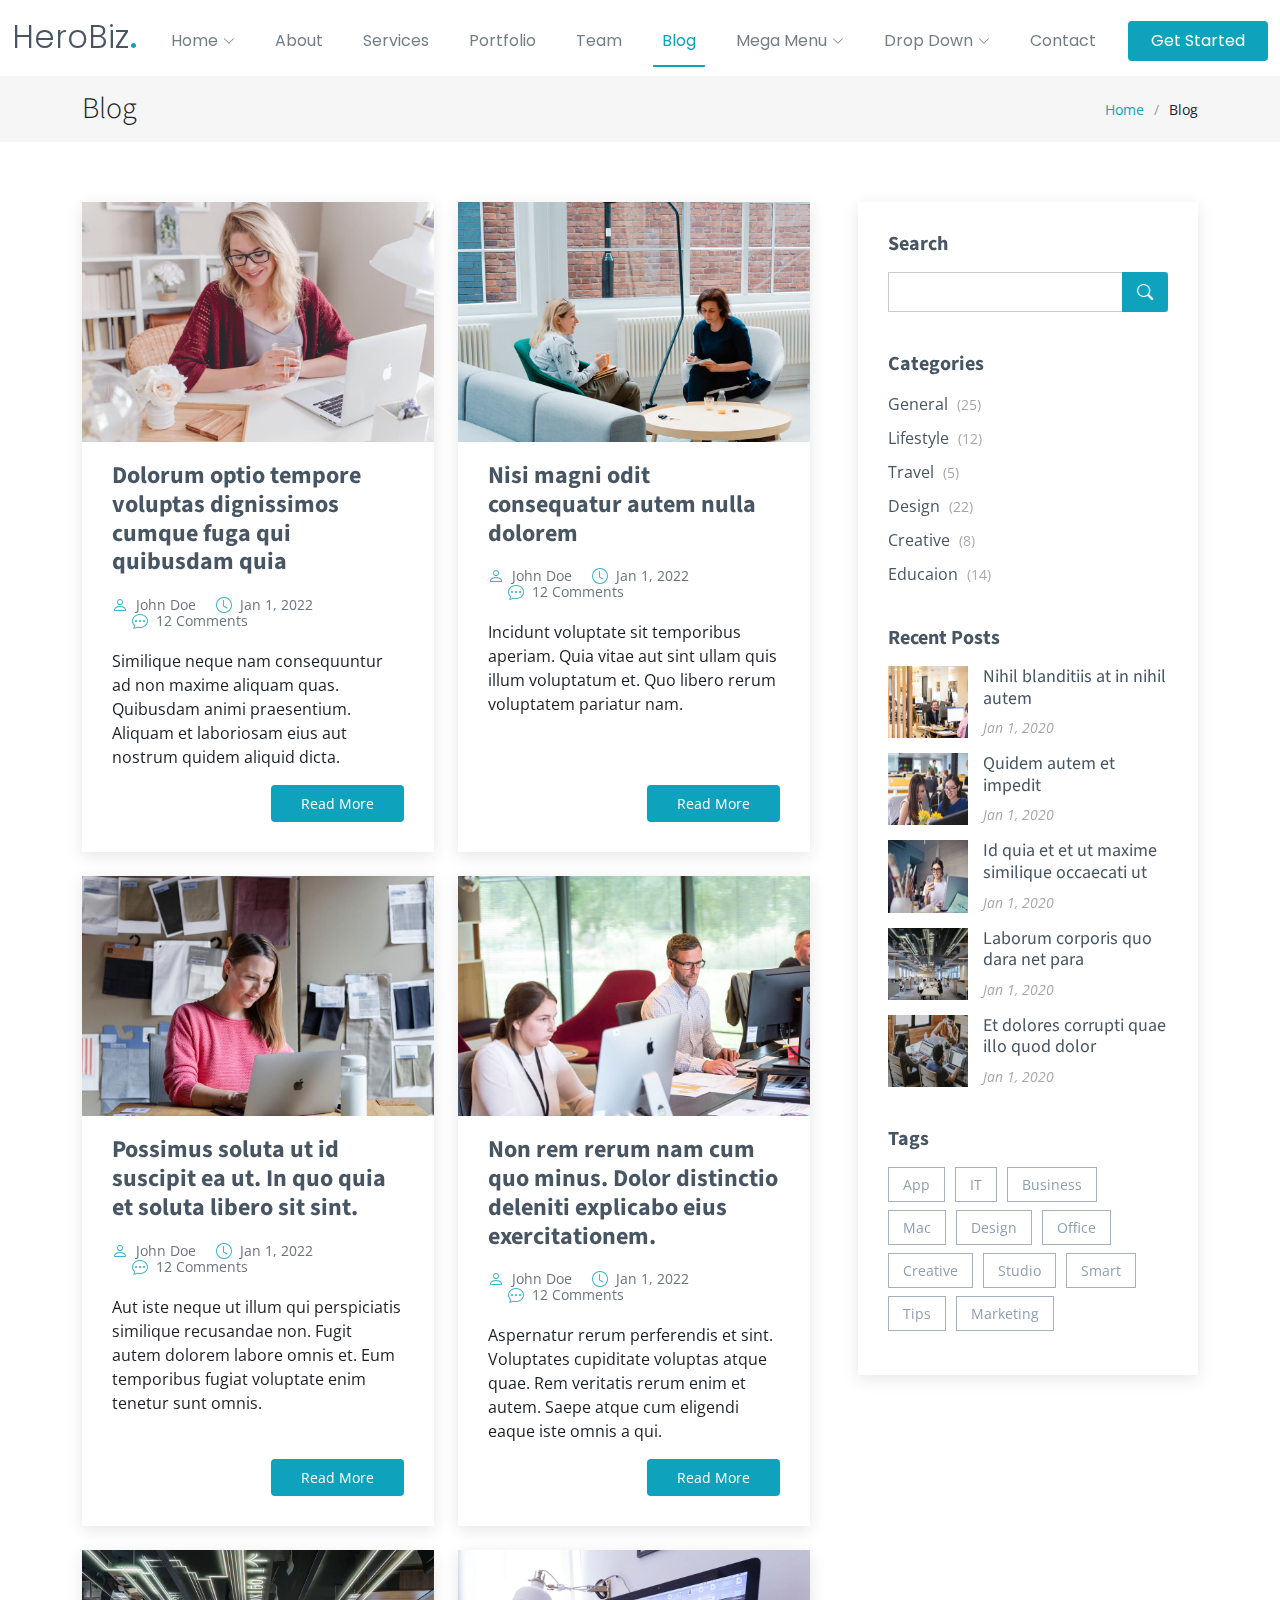
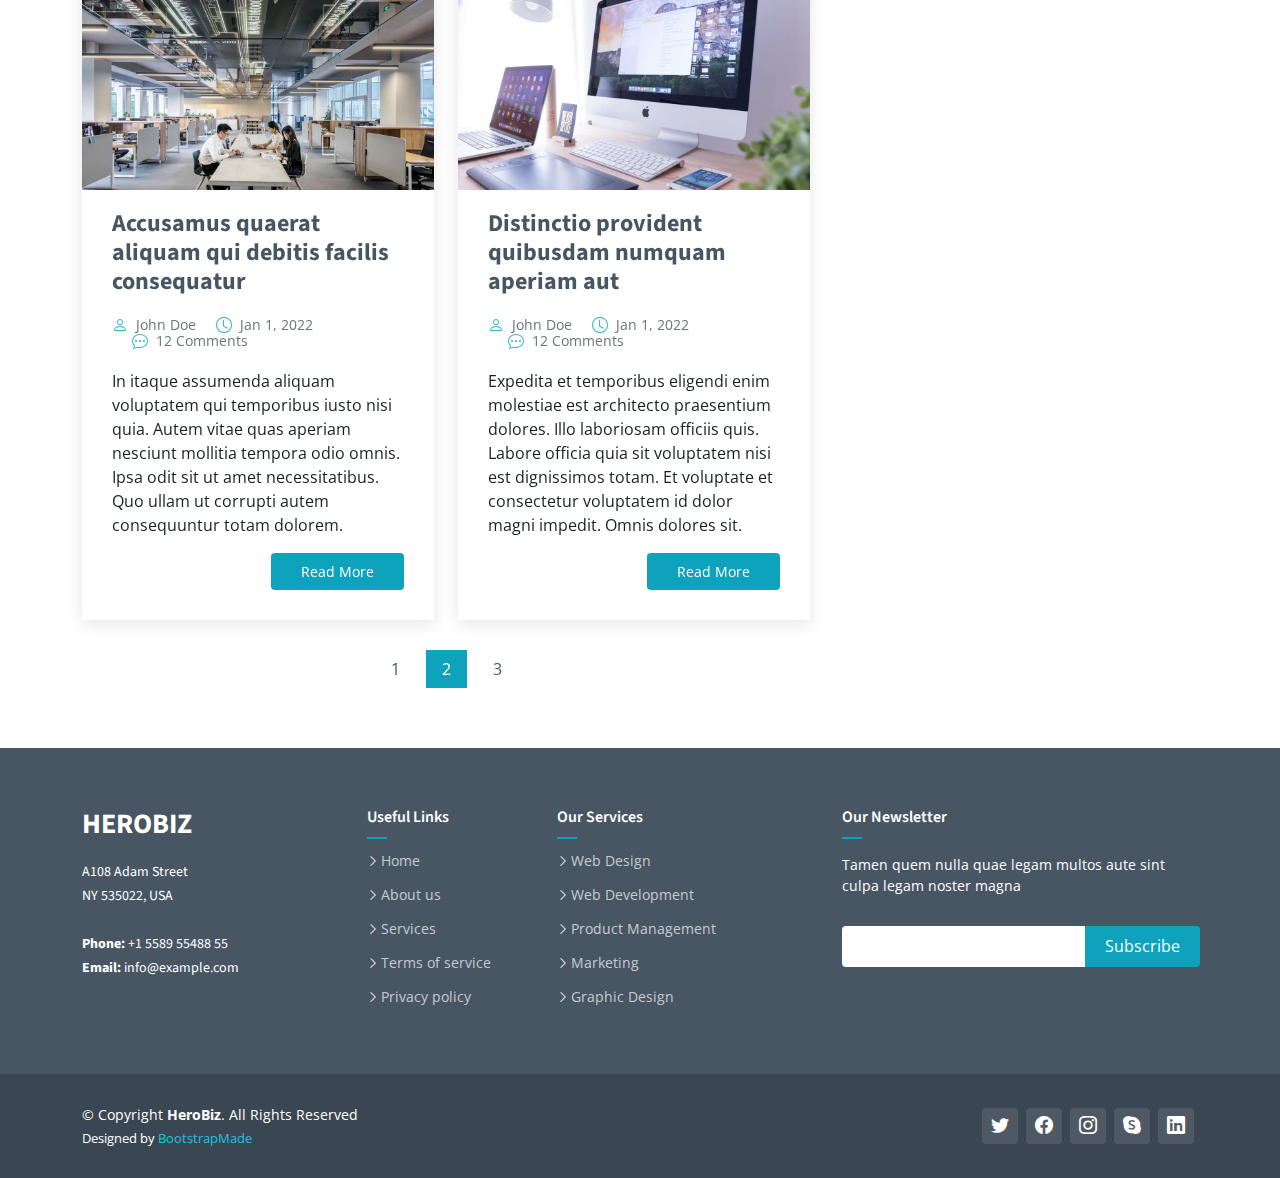
<file: blog.html>
<!DOCTYPE html>
<html lang="en">

<head>
  <meta charset="utf-8">
  <meta content="width=device-width, initial-scale=1.0" name="viewport">

  <title>Blog - HeroBiz Bootstrap Template</title>
  <meta content="" name="description">
  <meta content="" name="keywords">

  <!-- Favicons -->
  <link href="assets/img/favicon.png" rel="icon">
  <link href="assets/img/apple-touch-icon.png" rel="apple-touch-icon">

  <!-- Google Fonts -->
  <link rel="preconnect" href="https://fonts.googleapis.com">
  <link rel="preconnect" href="https://fonts.gstatic.com" crossorigin>
  <link href="https://fonts.googleapis.com/css2?family=Open+Sans:ital,wght@0,300;0,400;0,500;0,600;0,700;1,300;1,400;1,500;1,600;1,700&family=Poppins:ital,wght@0,300;0,400;0,500;0,600;0,700;1,300;1,400;1,500;1,600;1,700&family=Source+Sans+Pro:ital,wght@0,300;0,400;0,600;0,700;1,300;1,400;1,600;1,700&display=swap" rel="stylesheet">

  <!-- Vendor CSS Files -->
  <link href="assets/vendor/bootstrap/css/bootstrap.min.css" rel="stylesheet">
  <link href="assets/vendor/bootstrap-icons/bootstrap-icons.css" rel="stylesheet">
  <link href="assets/vendor/aos/aos.css" rel="stylesheet">
  <link href="assets/vendor/glightbox/css/glightbox.min.css" rel="stylesheet">
  <link href="assets/vendor/swiper/swiper-bundle.min.css" rel="stylesheet">

  <!-- Variables CSS Files. Uncomment your preferred color scheme -->
  <link href="assets/css/variables.css" rel="stylesheet">
  <!-- <link href="assets/css/variables-blue.css" rel="stylesheet"> -->
  <!-- <link href="assets/css/variables-green.css" rel="stylesheet"> -->
  <!-- <link href="assets/css/variables-orange.css" rel="stylesheet"> -->
  <!-- <link href="assets/css/variables-purple.css" rel="stylesheet"> -->
  <!-- <link href="assets/css/variables-red.css" rel="stylesheet"> -->
  <!-- <link href="assets/css/variables-pink.css" rel="stylesheet"> -->

  <!-- Template Main CSS File -->
  <link href="assets/css/main.css" rel="stylesheet">

  <!-- =======================================================
  * Template Name: HeroBiz - v2.4.0
  * Template URL: https://bootstrapmade.com/herobiz-bootstrap-business-template/
  * Author: BootstrapMade.com
  * License: https://bootstrapmade.com/license/
  ======================================================== -->
</head>

<body>

  <!-- ======= Header ======= -->
  <header id="header" class="header fixed-top" data-scrollto-offset="0">
    <div class="container-fluid d-flex align-items-center justify-content-between">

      <a href="index.html" class="logo d-flex align-items-center scrollto me-auto me-lg-0">
        <!-- Uncomment the line below if you also wish to use an image logo -->
        <!-- <img src="assets/img/logo.png" alt=""> -->
        <h1>HeroBiz<span>.</span></h1>
      </a>

      <nav id="navbar" class="navbar">
        <ul>

          <li class="dropdown"><a href="#"><span>Home</span> <i class="bi bi-chevron-down dropdown-indicator"></i></a>
            <ul>
              <li><a href="index.html">Home 1 - index.html</a></li>
              <li><a href="index-2.html">Home 2 - index-2.html</a></li>
              <li><a href="index-3.html">Home 3 - index-3.html</a></li>
              <li><a href="index-4.html">Home 4 - index-4.html</a></li>
            </ul>
          </li>

          <li><a class="nav-link scrollto" href="index.html#about">About</a></li>
          <li><a class="nav-link scrollto" href="index.html#services">Services</a></li>
          <li><a class="nav-link scrollto" href="index.html#portfolio">Portfolio</a></li>
          <li><a class="nav-link scrollto" href="index.html#team">Team</a></li>
          <li><a href="blog.html" class="active">Blog</a></li>
          <li class="dropdown megamenu"><a href="#"><span>Mega Menu</span> <i class="bi bi-chevron-down dropdown-indicator"></i></a>
            <ul>
              <li>
                <a href="#">Column 1 link 1</a>
                <a href="#">Column 1 link 2</a>
                <a href="#">Column 1 link 3</a>
              </li>
              <li>
                <a href="#">Column 2 link 1</a>
                <a href="#">Column 2 link 2</a>
                <a href="#">Column 3 link 3</a>
              </li>
              <li>
                <a href="#">Column 3 link 1</a>
                <a href="#">Column 3 link 2</a>
                <a href="#">Column 3 link 3</a>
              </li>
              <li>
                <a href="#">Column 4 link 1</a>
                <a href="#">Column 4 link 2</a>
                <a href="#">Column 4 link 3</a>
              </li>
            </ul>
          </li>
          <li class="dropdown"><a href="#"><span>Drop Down</span> <i class="bi bi-chevron-down dropdown-indicator"></i></a>
            <ul>
              <li><a href="#">Drop Down 1</a></li>
              <li class="dropdown"><a href="#"><span>Deep Drop Down</span> <i class="bi bi-chevron-down dropdown-indicator"></i></a>
                <ul>
                  <li><a href="#">Deep Drop Down 1</a></li>
                  <li><a href="#">Deep Drop Down 2</a></li>
                  <li><a href="#">Deep Drop Down 3</a></li>
                  <li><a href="#">Deep Drop Down 4</a></li>
                  <li><a href="#">Deep Drop Down 5</a></li>
                </ul>
              </li>
              <li><a href="#">Drop Down 2</a></li>
              <li><a href="#">Drop Down 3</a></li>
              <li><a href="#">Drop Down 4</a></li>
            </ul>
          </li>
          <li><a class="nav-link scrollto" href="index.html#contact">Contact</a></li>
        </ul>
        <i class="bi bi-list mobile-nav-toggle d-none"></i>
      </nav><!-- .navbar -->

      <a class="btn-getstarted scrollto" href="index.html#about">Get Started</a>

    </div>
  </header><!-- End Header -->

  <main id="main">

    <!-- ======= Breadcrumbs ======= -->
    <div class="breadcrumbs">
      <div class="container">

        <div class="d-flex justify-content-between align-items-center">
          <h2>Blog</h2>
          <ol>
            <li><a href="index.html">Home</a></li>
            <li>Blog</li>
          </ol>
        </div>

      </div>
    </div><!-- End Breadcrumbs -->

    <!-- ======= Blog Section ======= -->
    <section id="blog" class="blog">
      <div class="container" data-aos="fade-up">

        <div class="row g-5">

          <div class="col-lg-8">

            <div class="row gy-4 posts-list">

              <div class="col-lg-6">
                <article class="d-flex flex-column">

                  <div class="post-img">
                    <img src="assets/img/blog/blog-1.jpg" alt="" class="img-fluid">
                  </div>

                  <h2 class="title">
                    <a href="blog-details.html">Dolorum optio tempore voluptas dignissimos cumque fuga qui quibusdam quia</a>
                  </h2>

                  <div class="meta-top">
                    <ul>
                      <li class="d-flex align-items-center"><i class="bi bi-person"></i> <a href="blog-details.html">John Doe</a></li>
                      <li class="d-flex align-items-center"><i class="bi bi-clock"></i> <a href="blog-details.html"><time datetime="2022-01-01">Jan 1, 2022</time></a></li>
                      <li class="d-flex align-items-center"><i class="bi bi-chat-dots"></i> <a href="blog-details.html">12 Comments</a></li>
                    </ul>
                  </div>

                  <div class="content">
                    <p>
                      Similique neque nam consequuntur ad non maxime aliquam quas. Quibusdam animi praesentium. Aliquam et laboriosam eius aut nostrum quidem aliquid dicta.
                    </p>
                  </div>

                  <div class="read-more mt-auto align-self-end">
                    <a href="blog-details.html">Read More</a>
                  </div>

                </article>
              </div><!-- End post list item -->

              <div class="col-lg-6">
                <article class="d-flex flex-column">

                  <div class="post-img">
                    <img src="assets/img/blog/blog-2.jpg" alt="" class="img-fluid">
                  </div>

                  <h2 class="title">
                    <a href="blog-details.html">Nisi magni odit consequatur autem nulla dolorem</a>
                  </h2>

                  <div class="meta-top">
                    <ul>
                      <li class="d-flex align-items-center"><i class="bi bi-person"></i> <a href="blog-details.html">John Doe</a></li>
                      <li class="d-flex align-items-center"><i class="bi bi-clock"></i> <a href="blog-details.html"><time datetime="2022-01-01">Jan 1, 2022</time></a></li>
                      <li class="d-flex align-items-center"><i class="bi bi-chat-dots"></i> <a href="blog-details.html">12 Comments</a></li>
                    </ul>
                  </div>

                  <div class="content">
                    <p>
                      Incidunt voluptate sit temporibus aperiam. Quia vitae aut sint ullam quis illum voluptatum et. Quo libero rerum voluptatem pariatur nam.
                    </p>
                  </div>

                  <div class="read-more mt-auto align-self-end">
                    <a href="blog-details.html">Read More</a>
                  </div>

                </article>
              </div><!-- End post list item -->

              <div class="col-lg-6">
                <article class="d-flex flex-column">

                  <div class="post-img">
                    <img src="assets/img/blog/blog-3.jpg" alt="" class="img-fluid">
                  </div>

                  <h2 class="title">
                    <a href="blog-details.html">Possimus soluta ut id suscipit ea ut. In quo quia et soluta libero sit sint.</a>
                  </h2>

                  <div class="meta-top">
                    <ul>
                      <li class="d-flex align-items-center"><i class="bi bi-person"></i> <a href="blog-details.html">John Doe</a></li>
                      <li class="d-flex align-items-center"><i class="bi bi-clock"></i> <a href="blog-details.html"><time datetime="2022-01-01">Jan 1, 2022</time></a></li>
                      <li class="d-flex align-items-center"><i class="bi bi-chat-dots"></i> <a href="blog-details.html">12 Comments</a></li>
                    </ul>
                  </div>

                  <div class="content">
                    <p>
                      Aut iste neque ut illum qui perspiciatis similique recusandae non. Fugit autem dolorem labore omnis et. Eum temporibus fugiat voluptate enim tenetur sunt omnis.
                    </p>
                  </div>

                  <div class="read-more mt-auto align-self-end">
                    <a href="blog-details.html">Read More</a>
                  </div>

                </article>
              </div><!-- End post list item -->

              <div class="col-lg-6">
                <article class="d-flex flex-column">

                  <div class="post-img">
                    <img src="assets/img/blog/blog-4.jpg" alt="" class="img-fluid">
                  </div>

                  <h2 class="title">
                    <a href="blog-details.html">Non rem rerum nam cum quo minus. Dolor distinctio deleniti explicabo eius exercitationem.</a>
                  </h2>

                  <div class="meta-top">
                    <ul>
                      <li class="d-flex align-items-center"><i class="bi bi-person"></i> <a href="blog-details.html">John Doe</a></li>
                      <li class="d-flex align-items-center"><i class="bi bi-clock"></i> <a href="blog-details.html"><time datetime="2022-01-01">Jan 1, 2022</time></a></li>
                      <li class="d-flex align-items-center"><i class="bi bi-chat-dots"></i> <a href="blog-details.html">12 Comments</a></li>
                    </ul>
                  </div>

                  <div class="content">
                    <p>
                      Aspernatur rerum perferendis et sint. Voluptates cupiditate voluptas atque quae. Rem veritatis rerum enim et autem. Saepe atque cum eligendi eaque iste omnis a qui.
                    </p>
                  </div>

                  <div class="read-more mt-auto align-self-end">
                    <a href="blog-details.html">Read More</a>
                  </div>

                </article>
              </div><!-- End post list item -->

              <div class="col-lg-6">
                <article class="d-flex flex-column">

                  <div class="post-img">
                    <img src="assets/img/blog/blog-5.jpg" alt="" class="img-fluid">
                  </div>

                  <h2 class="title">
                    <a href="blog-details.html">Accusamus quaerat aliquam qui debitis facilis consequatur</a>
                  </h2>

                  <div class="meta-top">
                    <ul>
                      <li class="d-flex align-items-center"><i class="bi bi-person"></i> <a href="blog-details.html">John Doe</a></li>
                      <li class="d-flex align-items-center"><i class="bi bi-clock"></i> <a href="blog-details.html"><time datetime="2022-01-01">Jan 1, 2022</time></a></li>
                      <li class="d-flex align-items-center"><i class="bi bi-chat-dots"></i> <a href="blog-details.html">12 Comments</a></li>
                    </ul>
                  </div>

                  <div class="content">
                    <p>
                      In itaque assumenda aliquam voluptatem qui temporibus iusto nisi quia. Autem vitae quas aperiam nesciunt mollitia tempora odio omnis. Ipsa odit sit ut amet necessitatibus. Quo ullam ut corrupti autem consequuntur totam dolorem.
                    </p>
                  </div>

                  <div class="read-more mt-auto align-self-end">
                    <a href="blog-details.html">Read More</a>
                  </div>

                </article>
              </div><!-- End post list item -->

              <div class="col-lg-6">
                <article class="d-flex flex-column">

                  <div class="post-img">
                    <img src="assets/img/blog/blog-6.jpg" alt="" class="img-fluid">
                  </div>

                  <h2 class="title">
                    <a href="blog-details.html">Distinctio provident quibusdam numquam aperiam aut</a>
                  </h2>

                  <div class="meta-top">
                    <ul>
                      <li class="d-flex align-items-center"><i class="bi bi-person"></i> <a href="blog-details.html">John Doe</a></li>
                      <li class="d-flex align-items-center"><i class="bi bi-clock"></i> <a href="blog-details.html"><time datetime="2022-01-01">Jan 1, 2022</time></a></li>
                      <li class="d-flex align-items-center"><i class="bi bi-chat-dots"></i> <a href="blog-details.html">12 Comments</a></li>
                    </ul>
                  </div>

                  <div class="content">
                    <p>
                      Expedita et temporibus eligendi enim molestiae est architecto praesentium dolores. Illo laboriosam officiis quis. Labore officia quia sit voluptatem nisi est dignissimos totam. Et voluptate et consectetur voluptatem id dolor magni impedit. Omnis dolores sit.
                    </p>
                  </div>

                  <div class="read-more mt-auto align-self-end">
                    <a href="blog-details.html">Read More</a>
                  </div>

                </article>
              </div><!-- End post list item -->

            </div><!-- End blog posts list -->

            <div class="blog-pagination">
              <ul class="justify-content-center">
                <li><a href="#">1</a></li>
                <li class="active"><a href="#">2</a></li>
                <li><a href="#">3</a></li>
              </ul>
            </div><!-- End blog pagination -->

          </div>

          <div class="col-lg-4">

            <div class="sidebar">

              <div class="sidebar-item search-form">
                <h3 class="sidebar-title">Search</h3>
                <form action="" class="mt-3">
                  <input type="text">
                  <button type="submit"><i class="bi bi-search"></i></button>
                </form>
              </div><!-- End sidebar search formn-->

              <div class="sidebar-item categories">
                <h3 class="sidebar-title">Categories</h3>
                <ul class="mt-3">
                  <li><a href="#">General <span>(25)</span></a></li>
                  <li><a href="#">Lifestyle <span>(12)</span></a></li>
                  <li><a href="#">Travel <span>(5)</span></a></li>
                  <li><a href="#">Design <span>(22)</span></a></li>
                  <li><a href="#">Creative <span>(8)</span></a></li>
                  <li><a href="#">Educaion <span>(14)</span></a></li>
                </ul>
              </div><!-- End sidebar categories-->

              <div class="sidebar-item recent-posts">
                <h3 class="sidebar-title">Recent Posts</h3>

                <div class="mt-3">

                  <div class="post-item mt-3">
                    <img src="assets/img/blog/blog-recent-1.jpg" alt="" class="flex-shrink-0">
                    <div>
                      <h4><a href="blog-post.html">Nihil blanditiis at in nihil autem</a></h4>
                      <time datetime="2020-01-01">Jan 1, 2020</time>
                    </div>
                  </div><!-- End recent post item-->

                  <div class="post-item">
                    <img src="assets/img/blog/blog-recent-2.jpg" alt="" class="flex-shrink-0">
                    <div>
                      <h4><a href="blog-post.html">Quidem autem et impedit</a></h4>
                      <time datetime="2020-01-01">Jan 1, 2020</time>
                    </div>
                  </div><!-- End recent post item-->

                  <div class="post-item">
                    <img src="assets/img/blog/blog-recent-3.jpg" alt="" class="flex-shrink-0">
                    <div>
                      <h4><a href="blog-post.html">Id quia et et ut maxime similique occaecati ut</a></h4>
                      <time datetime="2020-01-01">Jan 1, 2020</time>
                    </div>
                  </div><!-- End recent post item-->

                  <div class="post-item">
                    <img src="assets/img/blog/blog-recent-4.jpg" alt="" class="flex-shrink-0">
                    <div>
                      <h4><a href="blog-post.html">Laborum corporis quo dara net para</a></h4>
                      <time datetime="2020-01-01">Jan 1, 2020</time>
                    </div>
                  </div><!-- End recent post item-->

                  <div class="post-item">
                    <img src="assets/img/blog/blog-recent-5.jpg" alt="" class="flex-shrink-0">
                    <div>
                      <h4><a href="blog-post.html">Et dolores corrupti quae illo quod dolor</a></h4>
                      <time datetime="2020-01-01">Jan 1, 2020</time>
                    </div>
                  </div><!-- End recent post item-->

                </div>

              </div><!-- End sidebar recent posts-->

              <div class="sidebar-item tags">
                <h3 class="sidebar-title">Tags</h3>
                <ul class="mt-3">
                  <li><a href="#">App</a></li>
                  <li><a href="#">IT</a></li>
                  <li><a href="#">Business</a></li>
                  <li><a href="#">Mac</a></li>
                  <li><a href="#">Design</a></li>
                  <li><a href="#">Office</a></li>
                  <li><a href="#">Creative</a></li>
                  <li><a href="#">Studio</a></li>
                  <li><a href="#">Smart</a></li>
                  <li><a href="#">Tips</a></li>
                  <li><a href="#">Marketing</a></li>
                </ul>
              </div><!-- End sidebar tags-->

            </div><!-- End Blog Sidebar -->

          </div>

        </div>

      </div>
    </section><!-- End Blog Section -->

  </main><!-- End #main -->

  <!-- ======= Footer ======= -->
  <footer id="footer" class="footer">

    <div class="footer-content">
      <div class="container">
        <div class="row">

          <div class="col-lg-3 col-md-6">
            <div class="footer-info">
              <h3>HeroBiz</h3>
              <p>
                A108 Adam Street <br>
                NY 535022, USA<br><br>
                <strong>Phone:</strong> +1 5589 55488 55<br>
                <strong>Email:</strong> info@example.com<br>
              </p>
            </div>
          </div>

          <div class="col-lg-2 col-md-6 footer-links">
            <h4>Useful Links</h4>
            <ul>
              <li><i class="bi bi-chevron-right"></i> <a href="#">Home</a></li>
              <li><i class="bi bi-chevron-right"></i> <a href="#">About us</a></li>
              <li><i class="bi bi-chevron-right"></i> <a href="#">Services</a></li>
              <li><i class="bi bi-chevron-right"></i> <a href="#">Terms of service</a></li>
              <li><i class="bi bi-chevron-right"></i> <a href="#">Privacy policy</a></li>
            </ul>
          </div>

          <div class="col-lg-3 col-md-6 footer-links">
            <h4>Our Services</h4>
            <ul>
              <li><i class="bi bi-chevron-right"></i> <a href="#">Web Design</a></li>
              <li><i class="bi bi-chevron-right"></i> <a href="#">Web Development</a></li>
              <li><i class="bi bi-chevron-right"></i> <a href="#">Product Management</a></li>
              <li><i class="bi bi-chevron-right"></i> <a href="#">Marketing</a></li>
              <li><i class="bi bi-chevron-right"></i> <a href="#">Graphic Design</a></li>
            </ul>
          </div>

          <div class="col-lg-4 col-md-6 footer-newsletter">
            <h4>Our Newsletter</h4>
            <p>Tamen quem nulla quae legam multos aute sint culpa legam noster magna</p>
            <form action="" method="post">
              <input type="email" name="email"><input type="submit" value="Subscribe">
            </form>

          </div>

        </div>
      </div>
    </div>

    <div class="footer-legal text-center">
      <div class="container d-flex flex-column flex-lg-row justify-content-center justify-content-lg-between align-items-center">

        <div class="d-flex flex-column align-items-center align-items-lg-start">
          <div class="copyright">
            &copy; Copyright <strong><span>HeroBiz</span></strong>. All Rights Reserved
          </div>
          <div class="credits">
            <!-- All the links in the footer should remain intact. -->
            <!-- You can delete the links only if you purchased the pro version. -->
            <!-- Licensing information: https://bootstrapmade.com/license/ -->
            <!-- Purchase the pro version with working PHP/AJAX contact form: https://bootstrapmade.com/herobiz-bootstrap-business-template/ -->
            Designed by <a href="https://bootstrapmade.com/">BootstrapMade</a>
          </div>
        </div>

        <div class="social-links order-first order-lg-last mb-3 mb-lg-0">
          <a href="#" class="twitter"><i class="bi bi-twitter"></i></a>
          <a href="#" class="facebook"><i class="bi bi-facebook"></i></a>
          <a href="#" class="instagram"><i class="bi bi-instagram"></i></a>
          <a href="#" class="google-plus"><i class="bi bi-skype"></i></a>
          <a href="#" class="linkedin"><i class="bi bi-linkedin"></i></a>
        </div>

      </div>
    </div>

  </footer><!-- End Footer -->

  <a href="#" class="scroll-top d-flex align-items-center justify-content-center"><i class="bi bi-arrow-up-short"></i></a>

  <div id="preloader"></div>

  <!-- Vendor JS Files -->
  <script src="assets/vendor/bootstrap/js/bootstrap.bundle.min.js"></script>
  <script src="assets/vendor/aos/aos.js"></script>
  <script src="assets/vendor/glightbox/js/glightbox.min.js"></script>
  <script src="assets/vendor/isotope-layout/isotope.pkgd.min.js"></script>
  <script src="assets/vendor/swiper/swiper-bundle.min.js"></script>
  <script src="assets/vendor/php-email-form/validate.js"></script>

  <!-- Template Main JS File -->
  <script src="assets/js/main.js"></script>

</body>

</html>
</file>
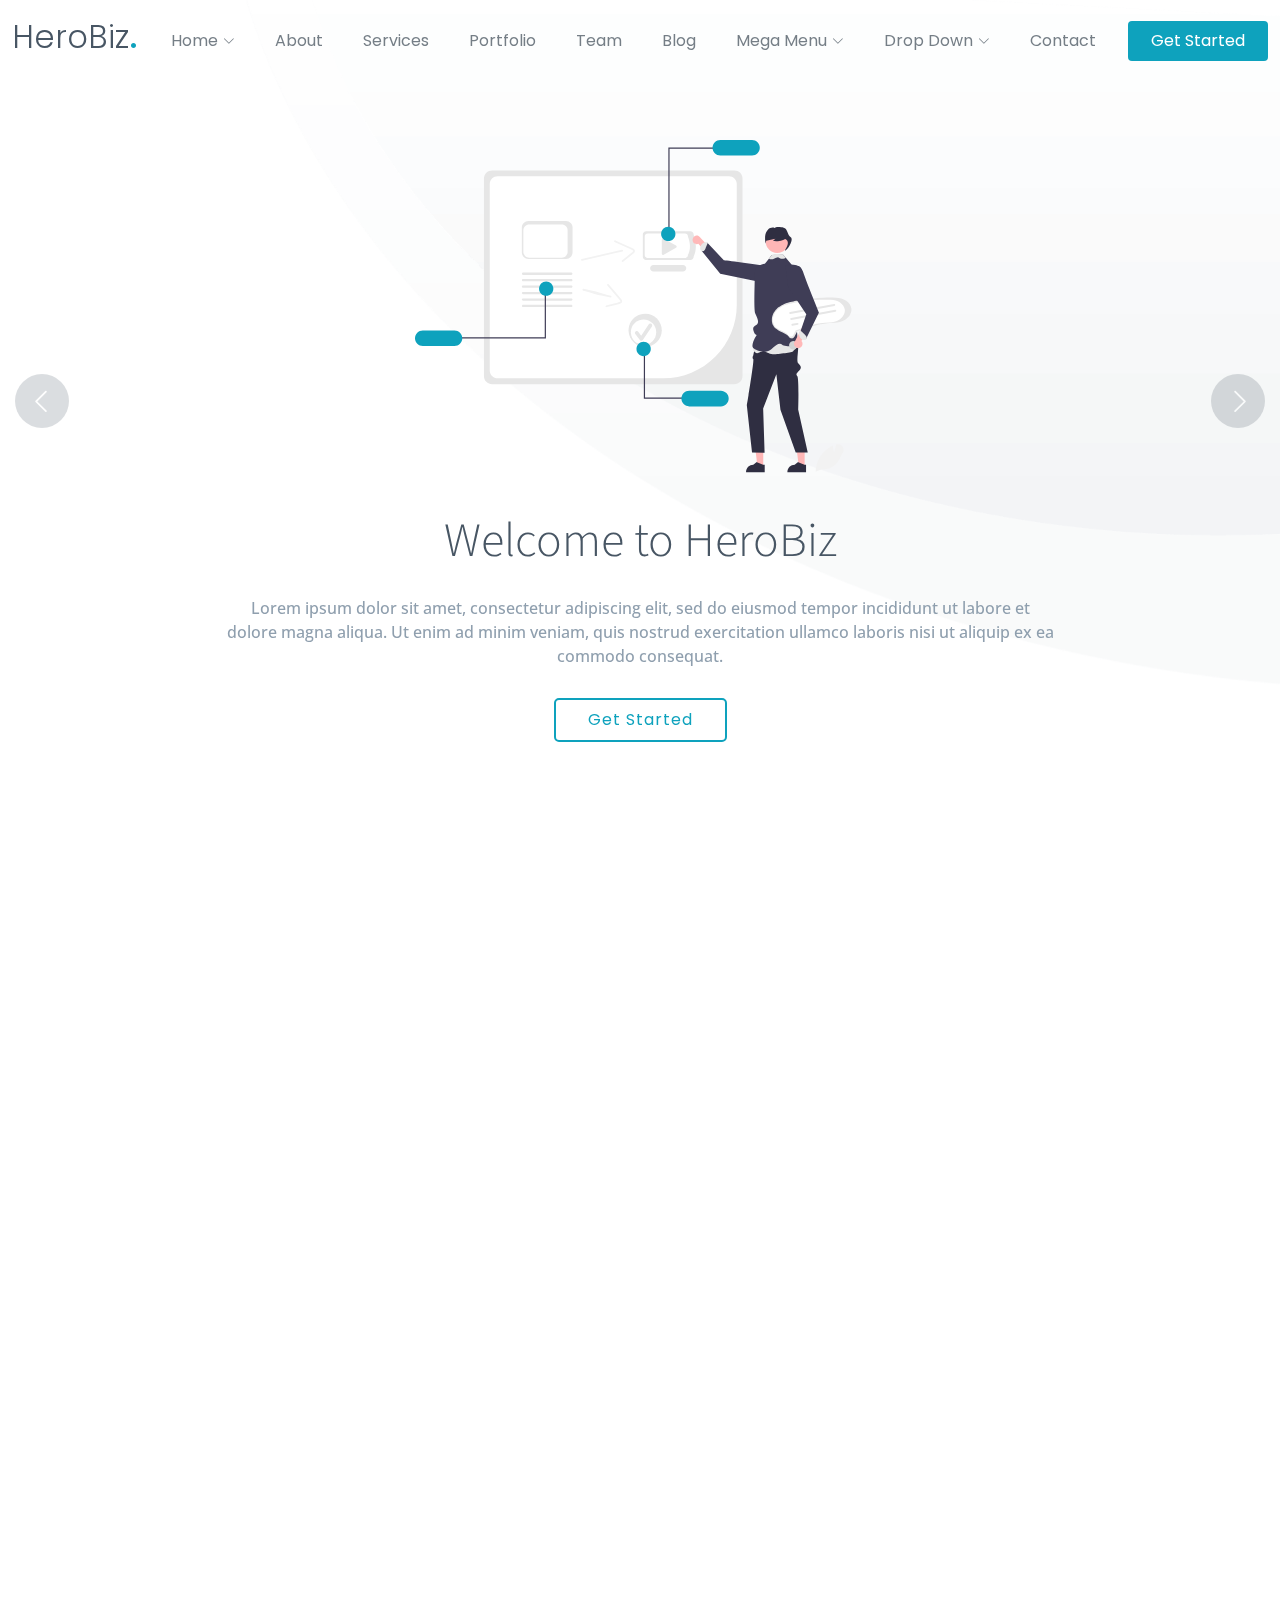
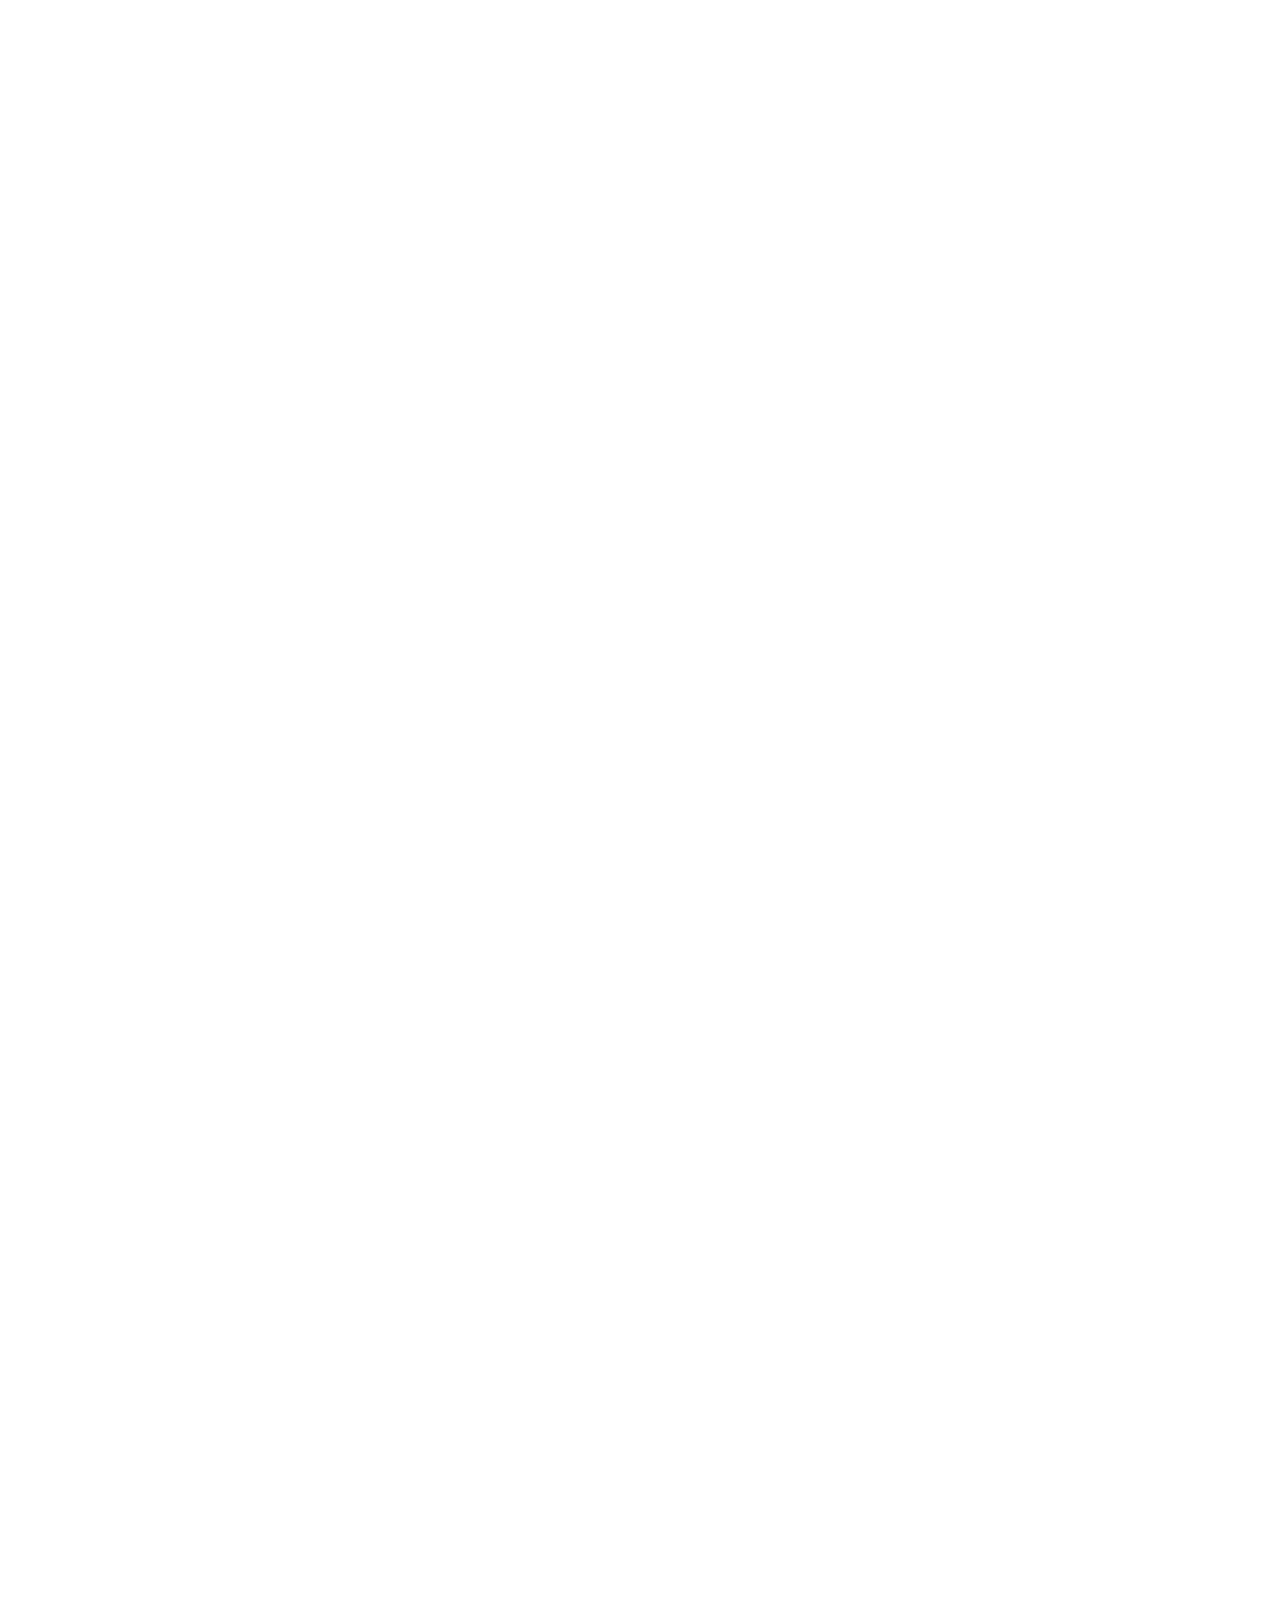
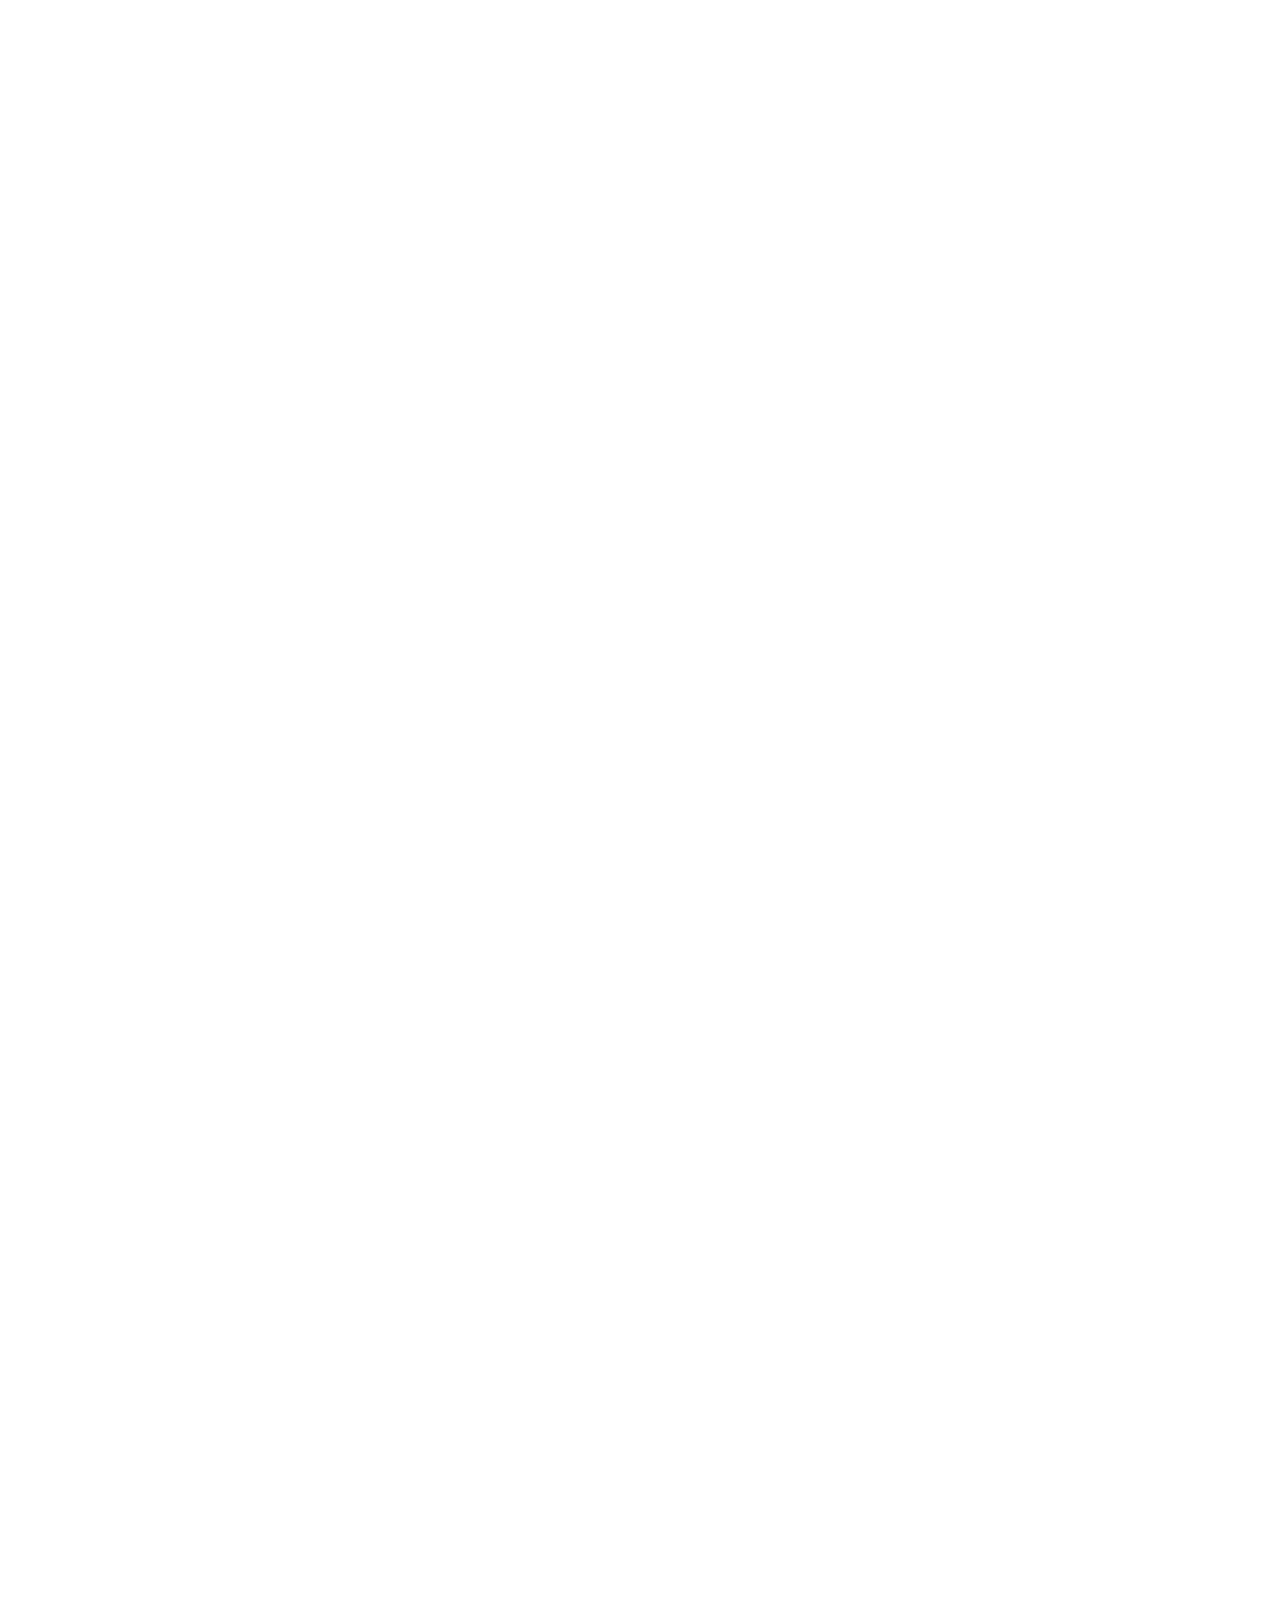
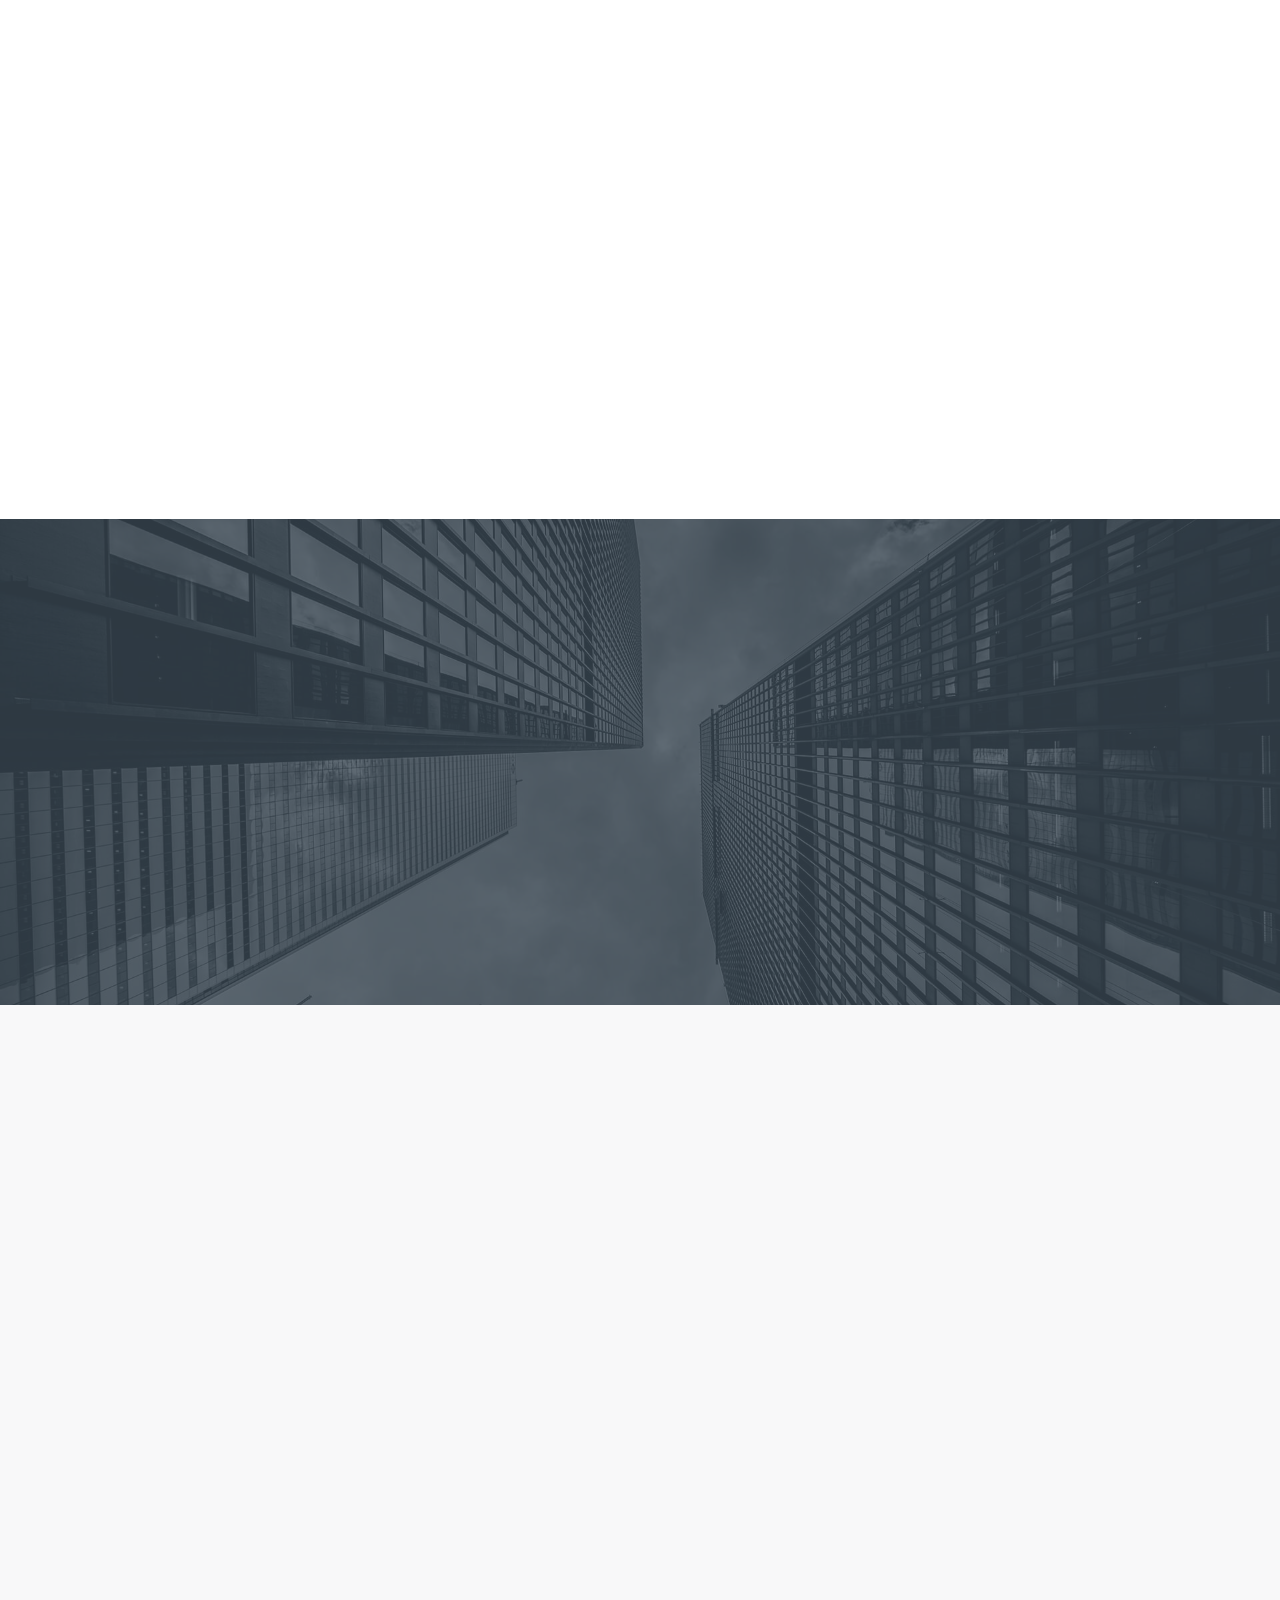
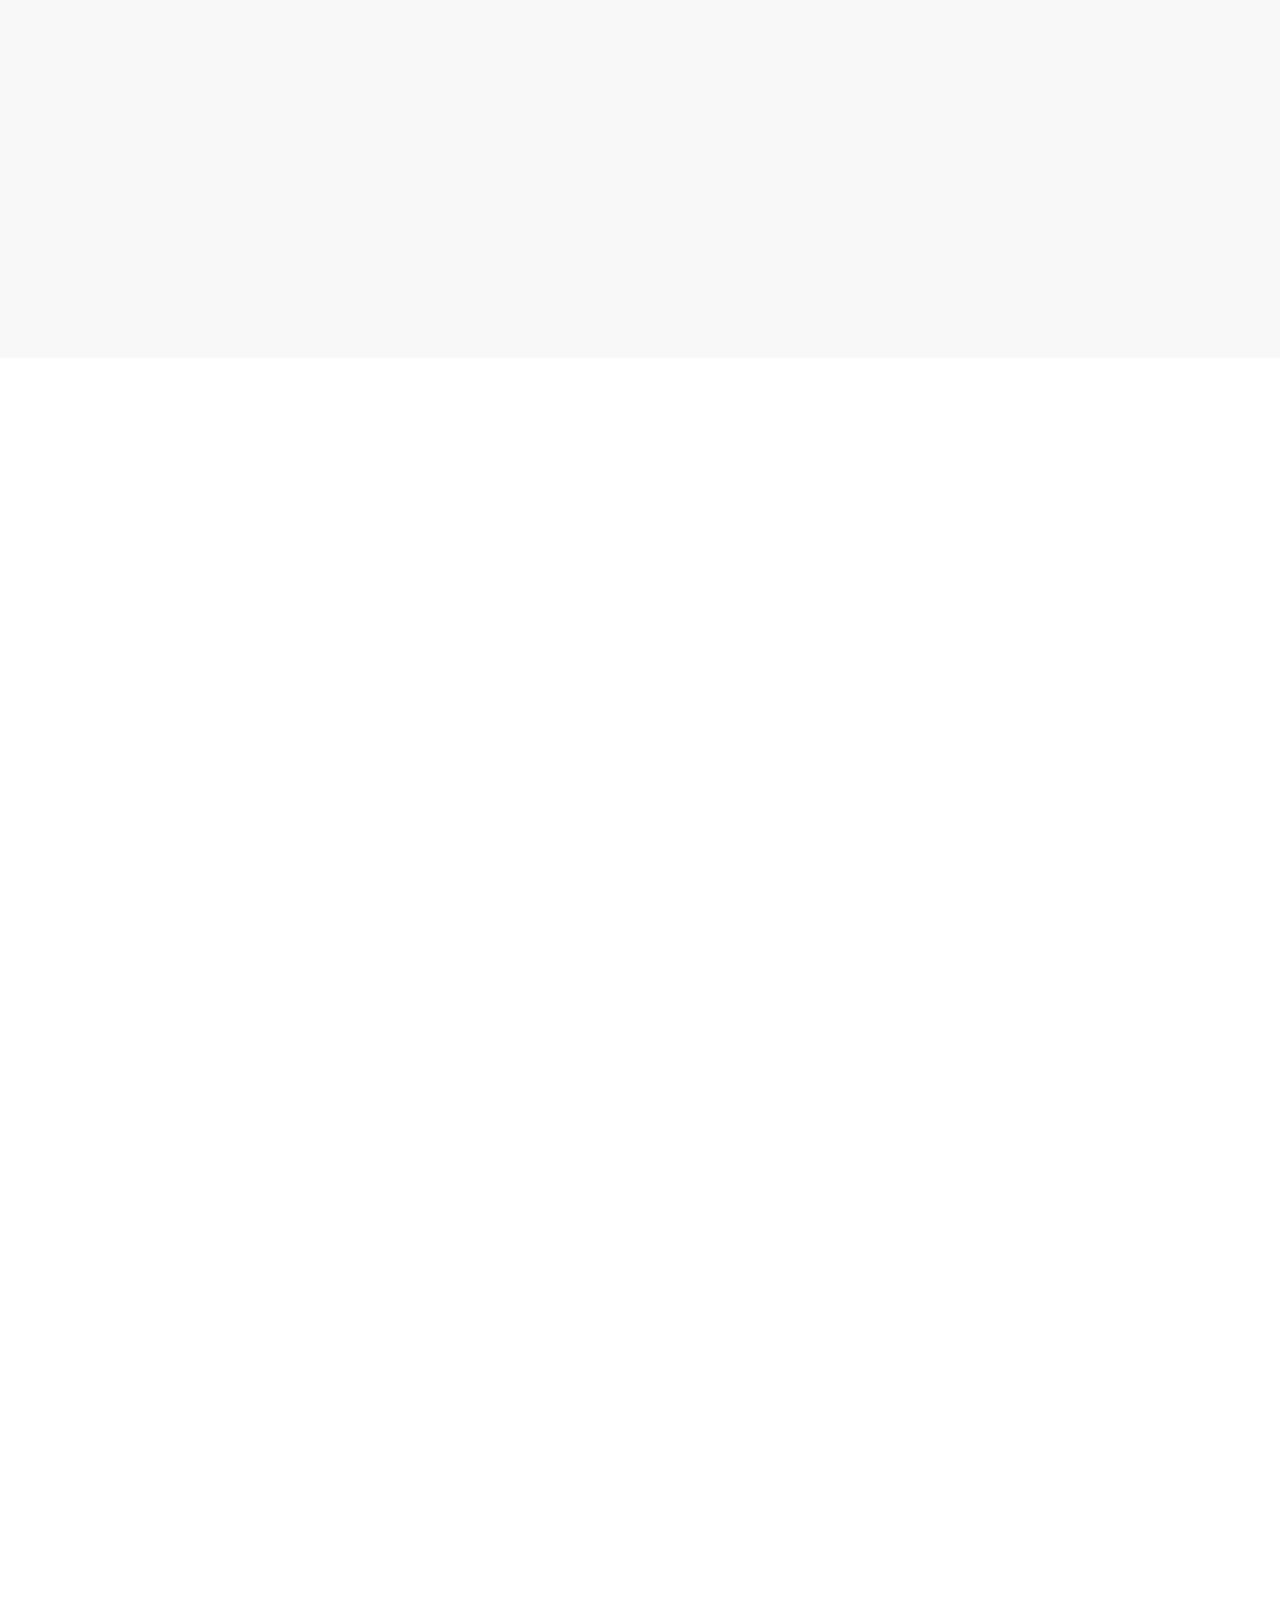
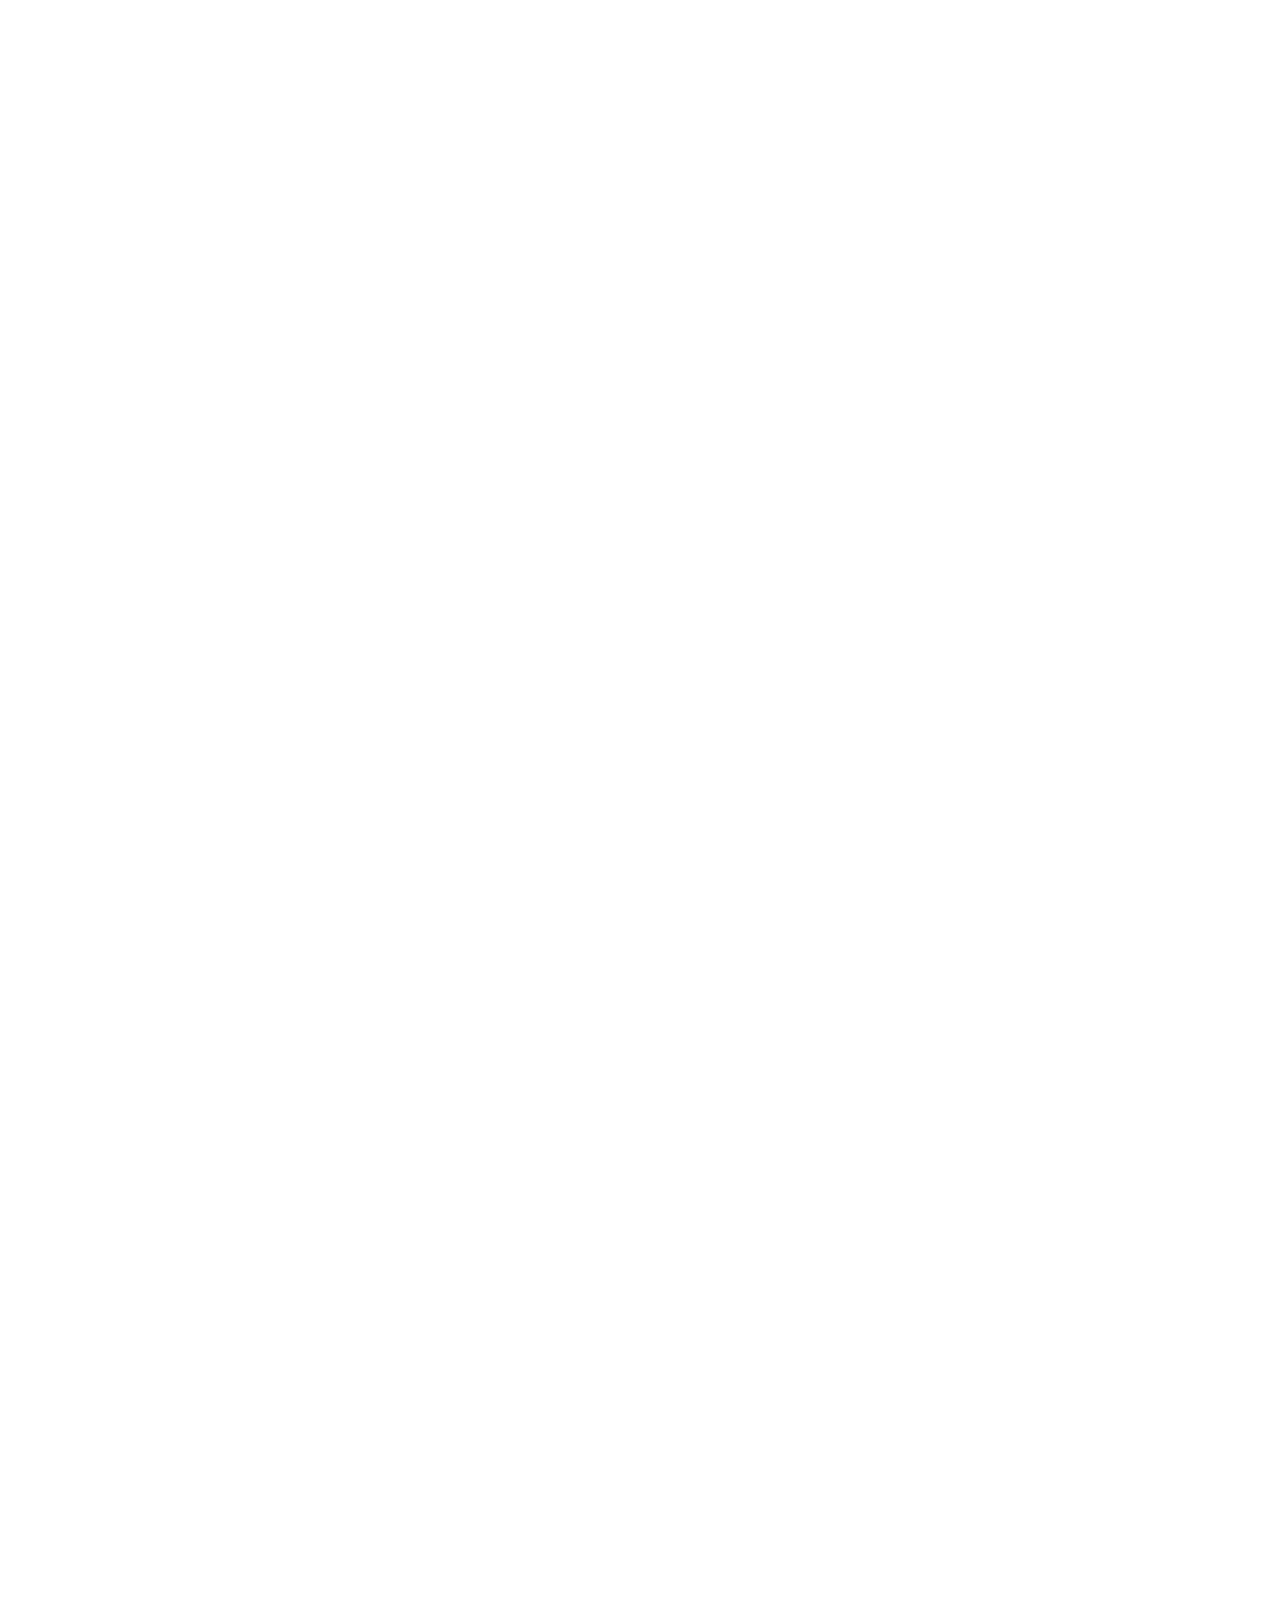
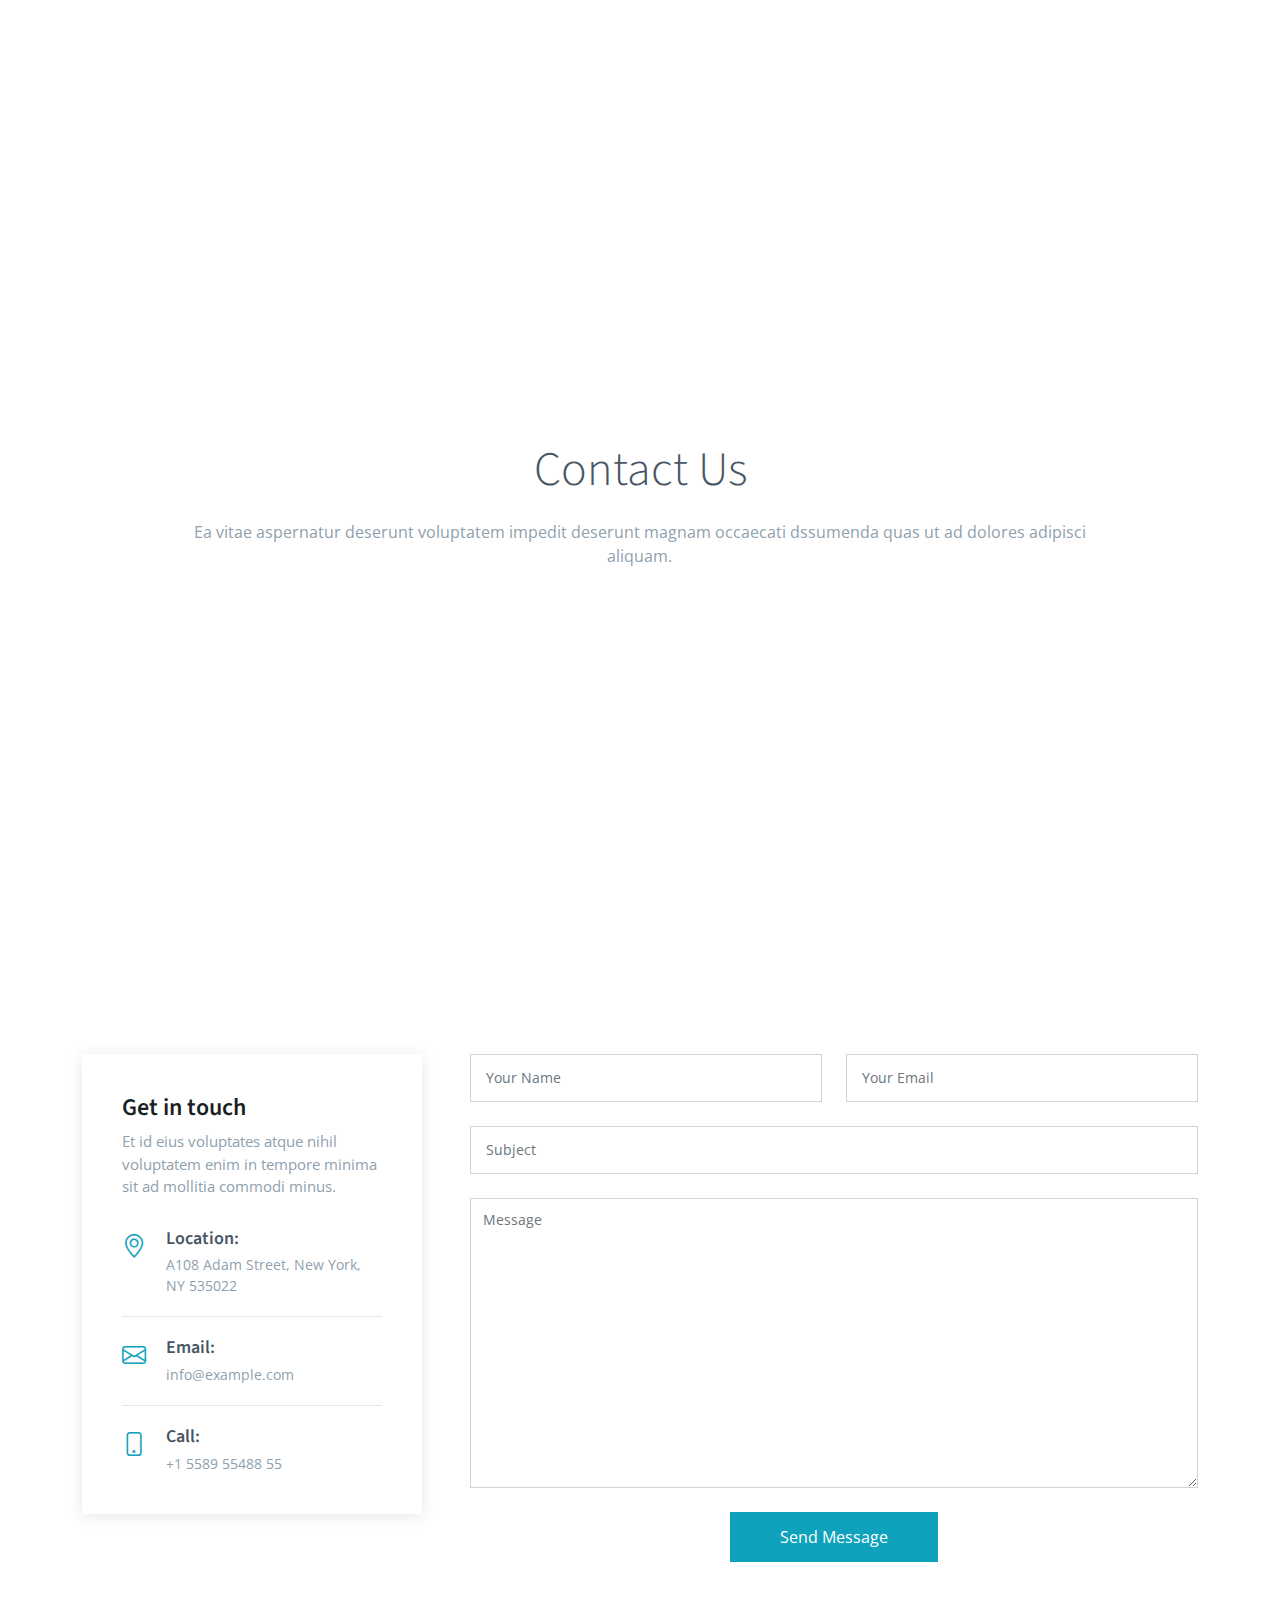
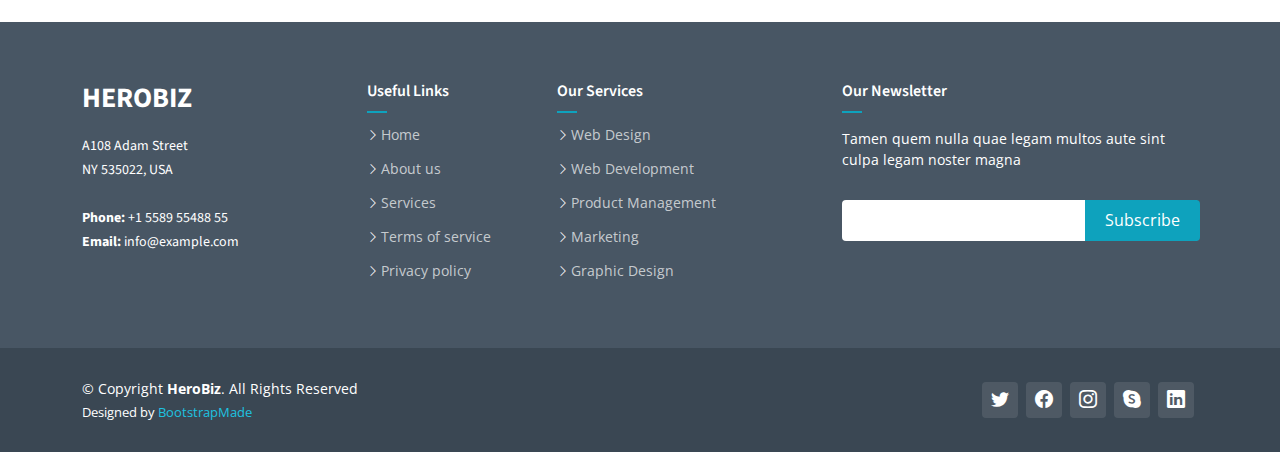
<file: index-2.html>
<!DOCTYPE html>
<html lang="en">

<head>
  <meta charset="utf-8">
  <meta content="width=device-width, initial-scale=1.0" name="viewport">

  <title>HeroBiz Bootstrap Template - Home 2</title>
  <meta content="" name="description">
  <meta content="" name="keywords">

  <!-- Favicons -->
  <link href="assets/img/favicon.png" rel="icon">
  <link href="assets/img/apple-touch-icon.png" rel="apple-touch-icon">

  <!-- Google Fonts -->
  <link rel="preconnect" href="https://fonts.googleapis.com">
  <link rel="preconnect" href="https://fonts.gstatic.com" crossorigin>
  <link href="https://fonts.googleapis.com/css2?family=Open+Sans:ital,wght@0,300;0,400;0,500;0,600;0,700;1,300;1,400;1,500;1,600;1,700&family=Poppins:ital,wght@0,300;0,400;0,500;0,600;0,700;1,300;1,400;1,500;1,600;1,700&family=Source+Sans+Pro:ital,wght@0,300;0,400;0,600;0,700;1,300;1,400;1,600;1,700&display=swap" rel="stylesheet">

  <!-- Vendor CSS Files -->
  <link href="assets/vendor/bootstrap/css/bootstrap.min.css" rel="stylesheet">
  <link href="assets/vendor/bootstrap-icons/bootstrap-icons.css" rel="stylesheet">
  <link href="assets/vendor/aos/aos.css" rel="stylesheet">
  <link href="assets/vendor/glightbox/css/glightbox.min.css" rel="stylesheet">
  <link href="assets/vendor/swiper/swiper-bundle.min.css" rel="stylesheet">

  <!-- Variables CSS Files. Uncomment your preferred color scheme -->
  <link href="assets/css/variables.css" rel="stylesheet">
  <!-- <link href="assets/css/variables-blue.css" rel="stylesheet"> -->
  <!-- <link href="assets/css/variables-green.css" rel="stylesheet"> -->
  <!-- <link href="assets/css/variables-orange.css" rel="stylesheet"> -->
  <!-- <link href="assets/css/variables-purple.css" rel="stylesheet"> -->
  <!-- <link href="assets/css/variables-red.css" rel="stylesheet"> -->
  <!-- <link href="assets/css/variables-pink.css" rel="stylesheet"> -->

  <!-- Template Main CSS File -->
  <link href="assets/css/main.css" rel="stylesheet">

  <!-- =======================================================
  * Template Name: HeroBiz - v2.4.0
  * Template URL: https://bootstrapmade.com/herobiz-bootstrap-business-template/
  * Author: BootstrapMade.com
  * License: https://bootstrapmade.com/license/
  ======================================================== -->
</head>

<body>

  <!-- ======= Header ======= -->
  <header id="header" class="header fixed-top" data-scrollto-offset="0">
    <div class="container-fluid d-flex align-items-center justify-content-between">

      <a href="index.html" class="logo d-flex align-items-center scrollto me-auto me-lg-0">
        <!-- Uncomment the line below if you also wish to use an image logo -->
        <!-- <img src="assets/img/logo.png" alt=""> -->
        <h1>HeroBiz<span>.</span></h1>
      </a>

      <nav id="navbar" class="navbar">
        <ul>

          <li class="dropdown"><a href="#"><span>Home</span> <i class="bi bi-chevron-down dropdown-indicator"></i></a>
            <ul>
              <li><a href="index.html">Home 1 - index.html</a></li>
              <li><a href="index-2.html" class="active">Home 2 - index-2.html</a></li>
              <li><a href="index-3.html">Home 3 - index-3.html</a></li>
              <li><a href="index-4.html">Home 4 - index-4.html</a></li>
            </ul>
          </li>

          <li><a class="nav-link scrollto" href="index.html#about">About</a></li>
          <li><a class="nav-link scrollto" href="index.html#services">Services</a></li>
          <li><a class="nav-link scrollto" href="index.html#portfolio">Portfolio</a></li>
          <li><a class="nav-link scrollto" href="index.html#team">Team</a></li>
          <li><a href="blog.html">Blog</a></li>
          <li class="dropdown megamenu"><a href="#"><span>Mega Menu</span> <i class="bi bi-chevron-down dropdown-indicator"></i></a>
            <ul>
              <li>
                <a href="#">Column 1 link 1</a>
                <a href="#">Column 1 link 2</a>
                <a href="#">Column 1 link 3</a>
              </li>
              <li>
                <a href="#">Column 2 link 1</a>
                <a href="#">Column 2 link 2</a>
                <a href="#">Column 3 link 3</a>
              </li>
              <li>
                <a href="#">Column 3 link 1</a>
                <a href="#">Column 3 link 2</a>
                <a href="#">Column 3 link 3</a>
              </li>
              <li>
                <a href="#">Column 4 link 1</a>
                <a href="#">Column 4 link 2</a>
                <a href="#">Column 4 link 3</a>
              </li>
            </ul>
          </li>
          <li class="dropdown"><a href="#"><span>Drop Down</span> <i class="bi bi-chevron-down dropdown-indicator"></i></a>
            <ul>
              <li><a href="#">Drop Down 1</a></li>
              <li class="dropdown"><a href="#"><span>Deep Drop Down</span> <i class="bi bi-chevron-down dropdown-indicator"></i></a>
                <ul>
                  <li><a href="#">Deep Drop Down 1</a></li>
                  <li><a href="#">Deep Drop Down 2</a></li>
                  <li><a href="#">Deep Drop Down 3</a></li>
                  <li><a href="#">Deep Drop Down 4</a></li>
                  <li><a href="#">Deep Drop Down 5</a></li>
                </ul>
              </li>
              <li><a href="#">Drop Down 2</a></li>
              <li><a href="#">Drop Down 3</a></li>
              <li><a href="#">Drop Down 4</a></li>
            </ul>
          </li>
          <li><a class="nav-link scrollto" href="index.html#contact">Contact</a></li>
        </ul>
        <i class="bi bi-list mobile-nav-toggle d-none"></i>
      </nav><!-- .navbar -->

      <a class="btn-getstarted scrollto" href="index.html#about">Get Started</a>

    </div>
  </header><!-- End Header -->

  <!-- ======= Hero Section ======= -->
  <section id="hero" class="hero carousel  carousel-fade" data-bs-ride="carousel" data-bs-interval="5000">

    <div class="carousel-inner">
      <div class="carousel-item active">
        <div class="container">
          <div class="row justify-content-center gy-6">

            <div class="col-lg-5 col-md-8">
              <img src="assets/img/hero-carousel/hero-carousel-1.svg" alt="" class="img-fluid img">
            </div>

            <div class="col-lg-9 text-center">
              <h2>Welcome to HeroBiz</h2>
              <p>Lorem ipsum dolor sit amet, consectetur adipiscing elit, sed do eiusmod tempor incididunt ut labore et dolore magna aliqua. Ut enim ad minim veniam, quis nostrud exercitation ullamco laboris nisi ut aliquip ex ea commodo consequat.</p>
              <a href="#featured-services" class="btn-get-started scrollto ">Get Started</a>
            </div>

          </div>
        </div>
      </div><!-- End Carousel Item -->

      <div class="carousel-item">
        <div class="container">
          <div class="row justify-content-center gy-6">

            <div class="col-lg-5 col-md-8">
              <img src="assets/img/hero-carousel/hero-carousel-2.svg" alt="" class="img-fluid img">
            </div>

            <div class="col-lg-9 text-center">
              <h2>At vero eos et accusamus</h2>
              <p>Nam libero tempore, cum soluta nobis est eligendi optio cumque nihil impedit quo minus id quod maxime placeat facere possimus, omnis voluptas assumenda est, omnis dolor repellendus. Temporibus autem quibusdam et aut officiis debitis aut.</p>
              <a href="#featured-services" class="btn-get-started scrollto ">Get Started</a>
            </div>

          </div>
        </div>
      </div><!-- End Carousel Item -->

      <div class="carousel-item">
        <div class="container">
          <div class="row justify-content-center gy-6">

            <div class="col-lg-5 col-md-8">
              <img src="assets/img/hero-carousel/hero-carousel-3.svg" alt="" class="img-fluid img">
            </div>

            <div class="col-lg-9 text-center">
              <h2>Temporibus autem quibusdam</h2>
              <p>Beatae vitae dicta sunt explicabo. Nemo enim ipsam voluptatem quia voluptas sit aspernatur aut odit aut fugit, sed quia consequuntur magni dolores eos qui ratione voluptatem sequi nesciunt omnis iste natus error sit voluptatem accusantium.</p>
              <a href="#featured-services" class="btn-get-started scrollto ">Get Started</a>
            </div>

          </div>
        </div>
      </div><!-- End Carousel Item -->
    </div>

    <a class="carousel-control-prev" href="#hero" role="button" data-bs-slide="prev">
      <span class="carousel-control-prev-icon bi bi-chevron-left" aria-hidden="true"></span>
    </a>

    <a class="carousel-control-next" href="#hero" role="button" data-bs-slide="next">
      <span class="carousel-control-next-icon bi bi-chevron-right" aria-hidden="true"></span>
    </a>

    <ol class="carousel-indicators"></ol>

  </section><!-- End Hero Section -->

  <main id="main">

    <!-- ======= Featured Services Section ======= -->
    <section id="featured-services" class="featured-services">
      <div class="container">

        <div class="row gy-4">

          <div class="col-xl-3 col-md-6 d-flex" data-aos="zoom-out">
            <div class="service-item position-relative">
              <div class="icon"><i class="bi bi-activity icon"></i></div>
              <h4><a href="" class="stretched-link">Lorem Ipsum</a></h4>
              <p>Voluptatum deleniti atque corrupti quos dolores et quas molestias excepturi</p>
            </div>
          </div><!-- End Service Item -->

          <div class="col-xl-3 col-md-6 d-flex" data-aos="zoom-out" data-aos-delay="200">
            <div class="service-item position-relative">
              <div class="icon"><i class="bi bi-bounding-box-circles icon"></i></div>
              <h4><a href="" class="stretched-link">Sed ut perspici</a></h4>
              <p>Duis aute irure dolor in reprehenderit in voluptate velit esse cillum dolore</p>
            </div>
          </div><!-- End Service Item -->

          <div class="col-xl-3 col-md-6 d-flex" data-aos="zoom-out" data-aos-delay="400">
            <div class="service-item position-relative">
              <div class="icon"><i class="bi bi-calendar4-week icon"></i></div>
              <h4><a href="" class="stretched-link">Magni Dolores</a></h4>
              <p>Excepteur sint occaecat cupidatat non proident, sunt in culpa qui officia</p>
            </div>
          </div><!-- End Service Item -->

          <div class="col-xl-3 col-md-6 d-flex" data-aos="zoom-out" data-aos-delay="600">
            <div class="service-item position-relative">
              <div class="icon"><i class="bi bi-broadcast icon"></i></div>
              <h4><a href="" class="stretched-link">Nemo Enim</a></h4>
              <p>At vero eos et accusamus et iusto odio dignissimos ducimus qui blanditiis</p>
            </div>
          </div><!-- End Service Item -->

        </div>

      </div>
    </section><!-- End Featured Services Section -->

    <!-- ======= About Section ======= -->
    <section id="about" class="about">
      <div class="container" data-aos="fade-up">

        <div class="section-header">
          <h2>About Us</h2>
          <p>Architecto nobis eos vel nam quidem vitae temporibus voluptates qui hic deserunt iusto omnis nam voluptas asperiores sequi tenetur dolores incidunt enim voluptatem magnam cumque fuga.</p>
        </div>

        <div class="row g-4 g-lg-5" data-aos="fade-up" data-aos-delay="200">

          <div class="col-lg-5">
            <div class="about-img">
              <img src="assets/img/about.jpg" class="img-fluid" alt="">
            </div>
          </div>

          <div class="col-lg-7">
            <h3 class="pt-0 pt-lg-5">Neque officiis dolore maiores et exercitationem quae est seda lidera pat claero</h3>

            <!-- Tabs -->
            <ul class="nav nav-pills mb-3">
              <li><a class="nav-link active" data-bs-toggle="pill" href="#tab1">Saepe fuga</a></li>
              <li><a class="nav-link" data-bs-toggle="pill" href="#tab2">Voluptates</a></li>
              <li><a class="nav-link" data-bs-toggle="pill" href="#tab3">Corrupti</a></li>
            </ul><!-- End Tabs -->

            <!-- Tab Content -->
            <div class="tab-content">

              <div class="tab-pane fade show active" id="tab1">

                <p class="fst-italic">Consequuntur inventore voluptates consequatur aut vel et. Eos doloribus expedita. Sapiente atque consequatur minima nihil quae aspernatur quo suscipit voluptatem.</p>

                <div class="d-flex align-items-center mt-4">
                  <i class="bi bi-check2"></i>
                  <h4>Repudiandae rerum velit modi et officia quasi facilis</h4>
                </div>
                <p>Laborum omnis voluptates voluptas qui sit aliquam blanditiis. Sapiente minima commodi dolorum non eveniet magni quaerat nemo et.</p>

                <div class="d-flex align-items-center mt-4">
                  <i class="bi bi-check2"></i>
                  <h4>Incidunt non veritatis illum ea ut nisi</h4>
                </div>
                <p>Non quod totam minus repellendus autem sint velit. Rerum debitis facere soluta tenetur. Iure molestiae assumenda sunt qui inventore eligendi voluptates nisi at. Dolorem quo tempora. Quia et perferendis.</p>

                <div class="d-flex align-items-center mt-4">
                  <i class="bi bi-check2"></i>
                  <h4>Omnis ab quia nemo dignissimos rem eum quos..</h4>
                </div>
                <p>Eius alias aut cupiditate. Dolor voluptates animi ut blanditiis quos nam. Magnam officia aut ut alias quo explicabo ullam esse. Sunt magnam et dolorem eaque magnam odit enim quaerat. Vero error error voluptatem eum.</p>

              </div><!-- End Tab 1 Content -->

              <div class="tab-pane fade show" id="tab2">

                <p class="fst-italic">Consequuntur inventore voluptates consequatur aut vel et. Eos doloribus expedita. Sapiente atque consequatur minima nihil quae aspernatur quo suscipit voluptatem.</p>

                <div class="d-flex align-items-center mt-4">
                  <i class="bi bi-check2"></i>
                  <h4>Repudiandae rerum velit modi et officia quasi facilis</h4>
                </div>
                <p>Laborum omnis voluptates voluptas qui sit aliquam blanditiis. Sapiente minima commodi dolorum non eveniet magni quaerat nemo et.</p>

                <div class="d-flex align-items-center mt-4">
                  <i class="bi bi-check2"></i>
                  <h4>Incidunt non veritatis illum ea ut nisi</h4>
                </div>
                <p>Non quod totam minus repellendus autem sint velit. Rerum debitis facere soluta tenetur. Iure molestiae assumenda sunt qui inventore eligendi voluptates nisi at. Dolorem quo tempora. Quia et perferendis.</p>

                <div class="d-flex align-items-center mt-4">
                  <i class="bi bi-check2"></i>
                  <h4>Omnis ab quia nemo dignissimos rem eum quos..</h4>
                </div>
                <p>Eius alias aut cupiditate. Dolor voluptates animi ut blanditiis quos nam. Magnam officia aut ut alias quo explicabo ullam esse. Sunt magnam et dolorem eaque magnam odit enim quaerat. Vero error error voluptatem eum.</p>

              </div><!-- End Tab 2 Content -->

              <div class="tab-pane fade show" id="tab3">

                <p class="fst-italic">Consequuntur inventore voluptates consequatur aut vel et. Eos doloribus expedita. Sapiente atque consequatur minima nihil quae aspernatur quo suscipit voluptatem.</p>

                <div class="d-flex align-items-center mt-4">
                  <i class="bi bi-check2"></i>
                  <h4>Repudiandae rerum velit modi et officia quasi facilis</h4>
                </div>
                <p>Laborum omnis voluptates voluptas qui sit aliquam blanditiis. Sapiente minima commodi dolorum non eveniet magni quaerat nemo et.</p>

                <div class="d-flex align-items-center mt-4">
                  <i class="bi bi-check2"></i>
                  <h4>Incidunt non veritatis illum ea ut nisi</h4>
                </div>
                <p>Non quod totam minus repellendus autem sint velit. Rerum debitis facere soluta tenetur. Iure molestiae assumenda sunt qui inventore eligendi voluptates nisi at. Dolorem quo tempora. Quia et perferendis.</p>

                <div class="d-flex align-items-center mt-4">
                  <i class="bi bi-check2"></i>
                  <h4>Omnis ab quia nemo dignissimos rem eum quos..</h4>
                </div>
                <p>Eius alias aut cupiditate. Dolor voluptates animi ut blanditiis quos nam. Magnam officia aut ut alias quo explicabo ullam esse. Sunt magnam et dolorem eaque magnam odit enim quaerat. Vero error error voluptatem eum.</p>

              </div><!-- End Tab 3 Content -->

            </div>

          </div>

        </div>

      </div>
    </section><!-- End About Section -->

    <!-- ======= Clients Section ======= -->
    <section id="clients" class="clients">
      <div class="container" data-aos="zoom-out">

        <div class="clients-slider swiper">
          <div class="swiper-wrapper align-items-center">
            <div class="swiper-slide"><img src="assets/img/clients/client-1.png" class="img-fluid" alt=""></div>
            <div class="swiper-slide"><img src="assets/img/clients/client-2.png" class="img-fluid" alt=""></div>
            <div class="swiper-slide"><img src="assets/img/clients/client-3.png" class="img-fluid" alt=""></div>
            <div class="swiper-slide"><img src="assets/img/clients/client-4.png" class="img-fluid" alt=""></div>
            <div class="swiper-slide"><img src="assets/img/clients/client-5.png" class="img-fluid" alt=""></div>
            <div class="swiper-slide"><img src="assets/img/clients/client-6.png" class="img-fluid" alt=""></div>
            <div class="swiper-slide"><img src="assets/img/clients/client-7.png" class="img-fluid" alt=""></div>
            <div class="swiper-slide"><img src="assets/img/clients/client-8.png" class="img-fluid" alt=""></div>
          </div>
        </div>

      </div>
    </section><!-- End Clients Section -->

    <!-- ======= Call To Action Section ======= -->
    <section id="cta" class="cta">
      <div class="container" data-aos="zoom-out">

        <div class="row g-5">

          <div class="col-lg-8 col-md-6 content d-flex flex-column justify-content-center order-last order-md-first">
            <h3>Alias sunt quas <em>Cupiditate</em> oluptas hic minima</h3>
            <p> Duis aute irure dolor in reprehenderit in voluptate velit esse cillum dolore eu fugiat nulla pariatur. Excepteur sint occaecat cupidatat non proident, sunt in culpa qui officia deserunt mollit anim id est laborum.</p>
            <a class="cta-btn align-self-start" href="#">Call To Action</a>
          </div>

          <div class="col-lg-4 col-md-6 order-first order-md-last d-flex align-items-center">
            <div class="img">
              <img src="assets/img/cta.jpg" alt="" class="img-fluid">
            </div>
          </div>

        </div>

      </div>
    </section><!-- End Call To Action Section -->

    <!-- ======= On Focus Section ======= -->
    <section id="onfocus" class="onfocus">
      <div class="container-fluid p-0" data-aos="fade-up">

        <div class="row g-0">
          <div class="col-lg-6 video-play position-relative">
            <a href="https://www.youtube.com/watch?v=LXb3EKWsInQ" class="glightbox play-btn"></a>
          </div>
          <div class="col-lg-6">
            <div class="content d-flex flex-column justify-content-center h-100">
              <h3>Voluptatem dignissimos provident quasi corporis</h3>
              <p class="fst-italic">
                Lorem ipsum dolor sit amet, consectetur adipiscing elit, sed do eiusmod tempor incididunt ut labore et dolore
                magna aliqua.
              </p>
              <ul>
                <li><i class="bi bi-check-circle"></i> Ullamco laboris nisi ut aliquip ex ea commodo consequat.</li>
                <li><i class="bi bi-check-circle"></i> Duis aute irure dolor in reprehenderit in voluptate velit.</li>
                <li><i class="bi bi-check-circle"></i> Ullamco laboris nisi ut aliquip ex ea commodo consequat. Duis aute irure dolor in reprehenderit in voluptate trideta storacalaperda mastiro dolore eu fugiat nulla pariatur.</li>
              </ul>
              <a href="#" class="read-more align-self-start"><span>Read More</span><i class="bi bi-arrow-right"></i></a>
            </div>
          </div>
        </div>

      </div>
    </section><!-- End On Focus Section -->

    <!-- ======= Features Section ======= -->
    <section id="features" class="features">
      <div class="container" data-aos="fade-up">

        <ul class="nav nav-tabs row gy-4 d-flex">

          <li class="nav-item col-6 col-md-4 col-lg-2">
            <a class="nav-link active show" data-bs-toggle="tab" data-bs-target="#tab-1">
              <i class="bi bi-binoculars color-cyan"></i>
              <h4>Modinest</h4>
            </a>
          </li><!-- End Tab 1 Nav -->

          <li class="nav-item col-6 col-md-4 col-lg-2">
            <a class="nav-link" data-bs-toggle="tab" data-bs-target="#tab-2">
              <i class="bi bi-box-seam color-indigo"></i>
              <h4>Undaesenti</h4>
            </a>
          </li><!-- End Tab 2 Nav -->

          <li class="nav-item col-6 col-md-4 col-lg-2">
            <a class="nav-link" data-bs-toggle="tab" data-bs-target="#tab-3">
              <i class="bi bi-brightness-high color-teal"></i>
              <h4>Pariatur</h4>
            </a>
          </li><!-- End Tab 3 Nav -->

          <li class="nav-item col-6 col-md-4 col-lg-2">
            <a class="nav-link" data-bs-toggle="tab" data-bs-target="#tab-4">
              <i class="bi bi-command color-red"></i>
              <h4>Nostrum</h4>
            </a>
          </li><!-- End Tab 4 Nav -->

          <li class="nav-item col-6 col-md-4 col-lg-2">
            <a class="nav-link" data-bs-toggle="tab" data-bs-target="#tab-5">
              <i class="bi bi-easel color-blue"></i>
              <h4>Adipiscing</h4>
            </a>
          </li><!-- End Tab 5 Nav -->

          <li class="nav-item col-6 col-md-4 col-lg-2">
            <a class="nav-link" data-bs-toggle="tab" data-bs-target="#tab-6">
              <i class="bi bi-map color-orange"></i>
              <h4>Reprehit</h4>
            </a>
          </li><!-- End Tab 6 Nav -->

        </ul>

        <div class="tab-content">

          <div class="tab-pane active show" id="tab-1">
            <div class="row gy-4">
              <div class="col-lg-8 order-2 order-lg-1" data-aos="fade-up" data-aos-delay="100">
                <h3>Modinest</h3>
                <p class="fst-italic">
                  Lorem ipsum dolor sit amet, consectetur adipiscing elit, sed do eiusmod tempor incididunt ut labore et dolore
                  magna aliqua.
                </p>
                <ul>
                  <li><i class="bi bi-check-circle-fill"></i> Ullamco laboris nisi ut aliquip ex ea commodo consequat.</li>
                  <li><i class="bi bi-check-circle-fill"></i> Duis aute irure dolor in reprehenderit in voluptate velit.</li>
                  <li><i class="bi bi-check-circle-fill"></i> Ullamco laboris nisi ut aliquip ex ea commodo consequat. Duis aute irure dolor in reprehenderit in voluptate trideta storacalaperda mastiro dolore eu fugiat nulla pariatur.</li>
                </ul>
                <p>
                  Ullamco laboris nisi ut aliquip ex ea commodo consequat. Duis aute irure dolor in reprehenderit in voluptate
                  velit esse cillum dolore eu fugiat nulla pariatur. Excepteur sint occaecat cupidatat non proident, sunt in
                  culpa qui officia deserunt mollit anim id est laborum
                </p>
              </div>
              <div class="col-lg-4 order-1 order-lg-2 text-center" data-aos="fade-up" data-aos-delay="200">
                <img src="assets/img/features-1.svg" alt="" class="img-fluid">
              </div>
            </div>
          </div><!-- End Tab Content 1 -->

          <div class="tab-pane" id="tab-2">
            <div class="row gy-4">
              <div class="col-lg-8 order-2 order-lg-1">
                <h3>Undaesenti</h3>
                <p>
                  Ullamco laboris nisi ut aliquip ex ea commodo consequat. Duis aute irure dolor in reprehenderit in voluptate
                  velit esse cillum dolore eu fugiat nulla pariatur. Excepteur sint occaecat cupidatat non proident, sunt in
                  culpa qui officia deserunt mollit anim id est laborum
                </p>
                <p class="fst-italic">
                  Lorem ipsum dolor sit amet, consectetur adipiscing elit, sed do eiusmod tempor incididunt ut labore et dolore
                  magna aliqua.
                </p>
                <ul>
                  <li><i class="bi bi-check-circle-fill"></i> Ullamco laboris nisi ut aliquip ex ea commodo consequat.</li>
                  <li><i class="bi bi-check-circle-fill"></i> Duis aute irure dolor in reprehenderit in voluptate velit.</li>
                  <li><i class="bi bi-check-circle-fill"></i> Provident mollitia neque rerum asperiores dolores quos qui a. Ipsum neque dolor voluptate nisi sed.</li>
                  <li><i class="bi bi-check-circle-fill"></i> Ullamco laboris nisi ut aliquip ex ea commodo consequat. Duis aute irure dolor in reprehenderit in voluptate trideta storacalaperda mastiro dolore eu fugiat nulla pariatur.</li>
                </ul>
              </div>
              <div class="col-lg-4 order-1 order-lg-2 text-center">
                <img src="assets/img/features-2.svg" alt="" class="img-fluid">
              </div>
            </div>
          </div><!-- End Tab Content 2 -->

          <div class="tab-pane" id="tab-3">
            <div class="row gy-4">
              <div class="col-lg-8 order-2 order-lg-1">
                <h3>Pariatur</h3>
                <p>
                  Ullamco laboris nisi ut aliquip ex ea commodo consequat. Duis aute irure dolor in reprehenderit in voluptate
                  velit esse cillum dolore eu fugiat nulla pariatur. Excepteur sint occaecat cupidatat non proident, sunt in
                  culpa qui officia deserunt mollit anim id est laborum
                </p>
                <ul>
                  <li><i class="bi bi-check-circle-fill"></i> Ullamco laboris nisi ut aliquip ex ea commodo consequat.</li>
                  <li><i class="bi bi-check-circle-fill"></i> Duis aute irure dolor in reprehenderit in voluptate velit.</li>
                  <li><i class="bi bi-check-circle-fill"></i> Provident mollitia neque rerum asperiores dolores quos qui a. Ipsum neque dolor voluptate nisi sed.</li>
                </ul>
                <p class="fst-italic">
                  Lorem ipsum dolor sit amet, consectetur adipiscing elit, sed do eiusmod tempor incididunt ut labore et dolore
                  magna aliqua.
                </p>
              </div>
              <div class="col-lg-4 order-1 order-lg-2 text-center">
                <img src="assets/img/features-3.svg" alt="" class="img-fluid">
              </div>
            </div>
          </div><!-- End Tab Content 3 -->

          <div class="tab-pane" id="tab-4">
            <div class="row gy-4">
              <div class="col-lg-8 order-2 order-lg-1">
                <h3>Nostrum</h3>
                <p>
                  Ullamco laboris nisi ut aliquip ex ea commodo consequat. Duis aute irure dolor in reprehenderit in voluptate
                  velit esse cillum dolore eu fugiat nulla pariatur. Excepteur sint occaecat cupidatat non proident, sunt in
                  culpa qui officia deserunt mollit anim id est laborum
                </p>
                <p class="fst-italic">
                  Lorem ipsum dolor sit amet, consectetur adipiscing elit, sed do eiusmod tempor incididunt ut labore et dolore
                  magna aliqua.
                </p>
                <ul>
                  <li><i class="bi bi-check-circle-fill"></i> Ullamco laboris nisi ut aliquip ex ea commodo consequat.</li>
                  <li><i class="bi bi-check-circle-fill"></i> Duis aute irure dolor in reprehenderit in voluptate velit.</li>
                  <li><i class="bi bi-check-circle-fill"></i> Ullamco laboris nisi ut aliquip ex ea commodo consequat. Duis aute irure dolor in reprehenderit in voluptate trideta storacalaperda mastiro dolore eu fugiat nulla pariatur.</li>
                </ul>
              </div>
              <div class="col-lg-4 order-1 order-lg-2 text-center">
                <img src="assets/img/features-4.svg" alt="" class="img-fluid">
              </div>
            </div>
          </div><!-- End Tab Content 4 -->

          <div class="tab-pane" id="tab-5">
            <div class="row gy-4">
              <div class="col-lg-8 order-2 order-lg-1">
                <h3>Adipiscing</h3>
                <p>
                  Ullamco laboris nisi ut aliquip ex ea commodo consequat. Duis aute irure dolor in reprehenderit in voluptate
                  velit esse cillum dolore eu fugiat nulla pariatur. Excepteur sint occaecat cupidatat non proident, sunt in
                  culpa qui officia deserunt mollit anim id est laborum
                </p>
                <p class="fst-italic">
                  Lorem ipsum dolor sit amet, consectetur adipiscing elit, sed do eiusmod tempor incididunt ut labore et dolore
                  magna aliqua.
                </p>
                <ul>
                  <li><i class="bi bi-check-circle-fill"></i> Ullamco laboris nisi ut aliquip ex ea commodo consequat.</li>
                  <li><i class="bi bi-check-circle-fill"></i> Duis aute irure dolor in reprehenderit in voluptate velit.</li>
                  <li><i class="bi bi-check-circle-fill"></i> Ullamco laboris nisi ut aliquip ex ea commodo consequat. Duis aute irure dolor in reprehenderit in voluptate trideta storacalaperda mastiro dolore eu fugiat nulla pariatur.</li>
                </ul>
              </div>
              <div class="col-lg-4 order-1 order-lg-2 text-center">
                <img src="assets/img/features-5.svg" alt="" class="img-fluid">
              </div>
            </div>
          </div><!-- End Tab Content 5 -->

          <div class="tab-pane" id="tab-6">
            <div class="row gy-4">
              <div class="col-lg-8 order-2 order-lg-1">
                <h3>Reprehit</h3>
                <p>
                  Ullamco laboris nisi ut aliquip ex ea commodo consequat. Duis aute irure dolor in reprehenderit in voluptate
                  velit esse cillum dolore eu fugiat nulla pariatur. Excepteur sint occaecat cupidatat non proident, sunt in
                  culpa qui officia deserunt mollit anim id est laborum
                </p>
                <p class="fst-italic">
                  Lorem ipsum dolor sit amet, consectetur adipiscing elit, sed do eiusmod tempor incididunt ut labore et dolore
                  magna aliqua.
                </p>
                <ul>
                  <li><i class="bi bi-check-circle-fill"></i> Ullamco laboris nisi ut aliquip ex ea commodo consequat.</li>
                  <li><i class="bi bi-check-circle-fill"></i> Duis aute irure dolor in reprehenderit in voluptate velit.</li>
                  <li><i class="bi bi-check-circle-fill"></i> Ullamco laboris nisi ut aliquip ex ea commodo consequat. Duis aute irure dolor in reprehenderit in voluptate trideta storacalaperda mastiro dolore eu fugiat nulla pariatur.</li>
                </ul>
              </div>
              <div class="col-lg-4 order-1 order-lg-2 text-center">
                <img src="assets/img/features-6.svg" alt="" class="img-fluid">
              </div>
            </div>
          </div><!-- End Tab Content 6 -->

        </div>

      </div>
    </section><!-- End Features Section -->

    <!-- ======= Services Section ======= -->
    <section id="services" class="services">
      <div class="container" data-aos="fade-up">

        <div class="section-header">
          <h2>Our Services</h2>
          <p>Ea vitae aspernatur deserunt voluptatem impedit deserunt magnam occaecati dssumenda quas ut ad dolores adipisci aliquam.</p>
        </div>

        <div class="row gy-5">

          <div class="col-xl-4 col-md-6" data-aos="zoom-in" data-aos-delay="200">
            <div class="service-item">
              <div class="img">
                <img src="assets/img/services-1.jpg" class="img-fluid" alt="">
              </div>
              <div class="details position-relative">
                <div class="icon">
                  <i class="bi bi-activity"></i>
                </div>
                <a href="#" class="stretched-link">
                  <h3>Nesciunt Mete</h3>
                </a>
                <p>Provident nihil minus qui consequatur non omnis maiores. Eos accusantium minus dolores iure perferendis.</p>
              </div>
            </div>
          </div><!-- End Service Item -->

          <div class="col-xl-4 col-md-6" data-aos="zoom-in" data-aos-delay="300">
            <div class="service-item">
              <div class="img">
                <img src="assets/img/services-2.jpg" class="img-fluid" alt="">
              </div>
              <div class="details position-relative">
                <div class="icon">
                  <i class="bi bi-broadcast"></i>
                </div>
                <a href="#" class="stretched-link">
                  <h3>Eosle Commodi</h3>
                </a>
                <p>Ut autem aut autem non a. Sint sint sit facilis nam iusto sint. Libero corrupti neque eum hic non ut nesciunt dolorem.</p>
              </div>
            </div>
          </div><!-- End Service Item -->

          <div class="col-xl-4 col-md-6" data-aos="zoom-in" data-aos-delay="400">
            <div class="service-item">
              <div class="img">
                <img src="assets/img/services-3.jpg" class="img-fluid" alt="">
              </div>
              <div class="details position-relative">
                <div class="icon">
                  <i class="bi bi-easel"></i>
                </div>
                <a href="#" class="stretched-link">
                  <h3>Ledo Markt</h3>
                </a>
                <p>Ut excepturi voluptatem nisi sed. Quidem fuga consequatur. Minus ea aut. Vel qui id voluptas adipisci eos earum corrupti.</p>
              </div>
            </div>
          </div><!-- End Service Item -->

          <div class="col-xl-4 col-md-6" data-aos="zoom-in" data-aos-delay="500">
            <div class="service-item">
              <div class="img">
                <img src="assets/img/services-4.jpg" class="img-fluid" alt="">
              </div>
              <div class="details position-relative">
                <div class="icon">
                  <i class="bi bi-bounding-box-circles"></i>
                </div>
                <a href="#" class="stretched-link">
                  <h3>Asperiores Commodit</h3>
                </a>
                <p>Non et temporibus minus omnis sed dolor esse consequatur. Cupiditate sed error ea fuga sit provident adipisci neque.</p>
                <a href="#" class="stretched-link"></a>
              </div>
            </div>
          </div><!-- End Service Item -->

          <div class="col-xl-4 col-md-6" data-aos="zoom-in" data-aos-delay="600">
            <div class="service-item">
              <div class="img">
                <img src="assets/img/services-5.jpg" class="img-fluid" alt="">
              </div>
              <div class="details position-relative">
                <div class="icon">
                  <i class="bi bi-calendar4-week"></i>
                </div>
                <a href="#" class="stretched-link">
                  <h3>Velit Doloremque</h3>
                </a>
                <p>Cumque et suscipit saepe. Est maiores autem enim facilis ut aut ipsam corporis aut. Sed animi at autem alias eius labore.</p>
                <a href="#" class="stretched-link"></a>
              </div>
            </div>
          </div><!-- End Service Item -->

          <div class="col-xl-4 col-md-6" data-aos="zoom-in" data-aos-delay="700">
            <div class="service-item">
              <div class="img">
                <img src="assets/img/services-6.jpg" class="img-fluid" alt="">
              </div>
              <div class="details position-relative">
                <div class="icon">
                  <i class="bi bi-chat-square-text"></i>
                </div>
                <a href="#" class="stretched-link">
                  <h3>Dolori Architecto</h3>
                </a>
                <p>Hic molestias ea quibusdam eos. Fugiat enim doloremque aut neque non et debitis iure. Corrupti recusandae ducimus enim.</p>
                <a href="#" class="stretched-link"></a>
              </div>
            </div>
          </div><!-- End Service Item -->

        </div>

      </div>
    </section><!-- End Services Section -->

    <!-- ======= Testimonials Section ======= -->
    <section id="testimonials" class="testimonials">
      <div class="container" data-aos="fade-up">

        <div class="testimonials-slider swiper">
          <div class="swiper-wrapper">

            <div class="swiper-slide">
              <div class="testimonial-item">
                <img src="assets/img/testimonials/testimonials-1.jpg" class="testimonial-img" alt="">
                <h3>Saul Goodman</h3>
                <h4>Ceo &amp; Founder</h4>
                <div class="stars">
                  <i class="bi bi-star-fill"></i><i class="bi bi-star-fill"></i><i class="bi bi-star-fill"></i><i class="bi bi-star-fill"></i><i class="bi bi-star-fill"></i>
                </div>
                <p>
                  <i class="bi bi-quote quote-icon-left"></i>
                  Proin iaculis purus consequat sem cure digni ssim donec porttitora entum suscipit rhoncus. Accusantium quam, ultricies eget id, aliquam eget nibh et. Maecen aliquam, risus at semper.
                  <i class="bi bi-quote quote-icon-right"></i>
                </p>
              </div>
            </div><!-- End testimonial item -->

            <div class="swiper-slide">
              <div class="testimonial-item">
                <img src="assets/img/testimonials/testimonials-2.jpg" class="testimonial-img" alt="">
                <h3>Sara Wilsson</h3>
                <h4>Designer</h4>
                <div class="stars">
                  <i class="bi bi-star-fill"></i><i class="bi bi-star-fill"></i><i class="bi bi-star-fill"></i><i class="bi bi-star-fill"></i><i class="bi bi-star-fill"></i>
                </div>
                <p>
                  <i class="bi bi-quote quote-icon-left"></i>
                  Export tempor illum tamen malis malis eram quae irure esse labore quem cillum quid cillum eram malis quorum velit fore eram velit sunt aliqua noster fugiat irure amet legam anim culpa.
                  <i class="bi bi-quote quote-icon-right"></i>
                </p>
              </div>
            </div><!-- End testimonial item -->

            <div class="swiper-slide">
              <div class="testimonial-item">
                <img src="assets/img/testimonials/testimonials-3.jpg" class="testimonial-img" alt="">
                <h3>Jena Karlis</h3>
                <h4>Store Owner</h4>
                <div class="stars">
                  <i class="bi bi-star-fill"></i><i class="bi bi-star-fill"></i><i class="bi bi-star-fill"></i><i class="bi bi-star-fill"></i><i class="bi bi-star-fill"></i>
                </div>
                <p>
                  <i class="bi bi-quote quote-icon-left"></i>
                  Enim nisi quem export duis labore cillum quae magna enim sint quorum nulla quem veniam duis minim tempor labore quem eram duis noster aute amet eram fore quis sint minim.
                  <i class="bi bi-quote quote-icon-right"></i>
                </p>
              </div>
            </div><!-- End testimonial item -->

            <div class="swiper-slide">
              <div class="testimonial-item">
                <img src="assets/img/testimonials/testimonials-4.jpg" class="testimonial-img" alt="">
                <h3>Matt Brandon</h3>
                <h4>Freelancer</h4>
                <div class="stars">
                  <i class="bi bi-star-fill"></i><i class="bi bi-star-fill"></i><i class="bi bi-star-fill"></i><i class="bi bi-star-fill"></i><i class="bi bi-star-fill"></i>
                </div>
                <p>
                  <i class="bi bi-quote quote-icon-left"></i>
                  Fugiat enim eram quae cillum dolore dolor amet nulla culpa multos export minim fugiat minim velit minim dolor enim duis veniam ipsum anim magna sunt elit fore quem dolore labore illum veniam.
                  <i class="bi bi-quote quote-icon-right"></i>
                </p>
              </div>
            </div><!-- End testimonial item -->

            <div class="swiper-slide">
              <div class="testimonial-item">
                <img src="assets/img/testimonials/testimonials-5.jpg" class="testimonial-img" alt="">
                <h3>John Larson</h3>
                <h4>Entrepreneur</h4>
                <div class="stars">
                  <i class="bi bi-star-fill"></i><i class="bi bi-star-fill"></i><i class="bi bi-star-fill"></i><i class="bi bi-star-fill"></i><i class="bi bi-star-fill"></i>
                </div>
                <p>
                  <i class="bi bi-quote quote-icon-left"></i>
                  Quis quorum aliqua sint quem legam fore sunt eram irure aliqua veniam tempor noster veniam enim culpa labore duis sunt culpa nulla illum cillum fugiat legam esse veniam culpa fore nisi cillum quid.
                  <i class="bi bi-quote quote-icon-right"></i>
                </p>
              </div>
            </div><!-- End testimonial item -->

          </div>
          <div class="swiper-pagination"></div>
        </div>

      </div>
    </section><!-- End Testimonials Section -->

    <!-- ======= Pricing Section ======= -->
    <section id="pricing" class="pricing">
      <div class="container" data-aos="fade-up">

        <div class="section-header">
          <h2>Our Pricing</h2>
          <p>Architecto nobis eos vel nam quidem vitae temporibus voluptates qui hic deserunt iusto omnis nam voluptas asperiores sequi tenetur dolores incidunt enim voluptatem magnam cumque fuga.</p>
        </div>

        <div class="row gy-4">

          <div class="col-lg-4" data-aos="zoom-in" data-aos-delay="200">
            <div class="pricing-item">

              <div class="pricing-header">
                <h3>Free Plan</h3>
                <h4><sup>$</sup>0<span> / month</span></h4>
              </div>

              <ul>
                <li><i class="bi bi-dot"></i> <span>Quam adipiscing vitae proin</span></li>
                <li><i class="bi bi-dot"></i> <span>Nec feugiat nisl pretium</span></li>
                <li><i class="bi bi-dot"></i> <span>Nulla at volutpat diam uteera</span></li>
                <li class="na"><i class="bi bi-x"></i> <span>Pharetra massa massa ultricies</span></li>
                <li class="na"><i class="bi bi-x"></i> <span>Massa ultricies mi quis hendrerit</span></li>
              </ul>

              <div class="text-center mt-auto">
                <a href="#" class="buy-btn">Buy Now</a>
              </div>

            </div>
          </div><!-- End Pricing Item -->

          <div class="col-lg-4" data-aos="zoom-in" data-aos-delay="400">
            <div class="pricing-item featured">

              <div class="pricing-header">
                <h3>Business Plan</h3>
                <h4><sup>$</sup>29<span> / month</span></h4>
              </div>

              <ul>
                <li><i class="bi bi-dot"></i> <span>Quam adipiscing vitae proin</span></li>
                <li><i class="bi bi-dot"></i> <span>Nec feugiat nisl pretium</span></li>
                <li><i class="bi bi-dot"></i> <span>Nulla at volutpat diam uteera</spa>
                </li>
                <li><i class="bi bi-dot"></i> <span>Pharetra massa massa ultricies</spa>
                </li>
                <li><i class="bi bi-dot"></i> <span>Massa ultricies mi quis hendrerit</span></li>
              </ul>

              <div class="text-center mt-auto">
                <a href="#" class="buy-btn">Buy Now</a>
              </div>

            </div>
          </div><!-- End Pricing Item -->

          <div class="col-lg-4" data-aos="zoom-in" data-aos-delay="600">
            <div class="pricing-item">

              <div class="pricing-header">
                <h3>Developer Plan</h3>
                <h4><sup>$</sup>49<span> / month</span></h4>
              </div>

              <ul>
                <li><i class="bi bi-dot"></i> <span>Quam adipiscing vitae proin</span></li>
                <li><i class="bi bi-dot"></i> <span>Nec feugiat nisl pretium</span></li>
                <li><i class="bi bi-dot"></i> <span>Nulla at volutpat diam uteera</span></li>
                <li><i class="bi bi-dot"></i> <span>Pharetra massa massa ultricies</span></li>
                <li><i class="bi bi-dot"></i> <span>Massa ultricies mi quis hendrerit</span></li>
              </ul>

              <div class="text-center mt-auto">
                <a href="#" class="buy-btn">Buy Now</a>
              </div>

            </div>
          </div><!-- End Pricing Item -->

        </div>

      </div>
    </section><!-- End Pricing Section -->

    <!-- ======= F.A.Q Section ======= -->
    <section id="faq" class="faq">
      <div class="container-fluid" data-aos="fade-up">

        <div class="row gy-4">

          <div class="col-lg-7 d-flex flex-column justify-content-center align-items-stretch  order-2 order-lg-1">

            <div class="content px-xl-5">
              <h3>Frequently Asked <strong>Questions</strong></h3>
              <p>
                Lorem ipsum dolor sit amet, consectetur adipiscing elit, sed do eiusmod tempor incididunt ut labore et dolore magna aliqua. Duis aute irure dolor in reprehenderit
              </p>
            </div>

            <div class="accordion accordion-flush px-xl-5" id="faqlist">

              <div class="accordion-item" data-aos="fade-up" data-aos-delay="200">
                <h3 class="accordion-header">
                  <button class="accordion-button collapsed" type="button" data-bs-toggle="collapse" data-bs-target="#faq-content-1">
                    <i class="bi bi-question-circle question-icon"></i>
                    Non consectetur a erat nam at lectus urna duis?
                  </button>
                </h3>
                <div id="faq-content-1" class="accordion-collapse collapse" data-bs-parent="#faqlist">
                  <div class="accordion-body">
                    Feugiat pretium nibh ipsum consequat. Tempus iaculis urna id volutpat lacus laoreet non curabitur gravida. Venenatis lectus magna fringilla urna porttitor rhoncus dolor purus non.
                  </div>
                </div>
              </div><!-- # Faq item-->

              <div class="accordion-item" data-aos="fade-up" data-aos-delay="300">
                <h3 class="accordion-header">
                  <button class="accordion-button collapsed" type="button" data-bs-toggle="collapse" data-bs-target="#faq-content-2">
                    <i class="bi bi-question-circle question-icon"></i>
                    Feugiat scelerisque varius morbi enim nunc faucibus a pellentesque?
                  </button>
                </h3>
                <div id="faq-content-2" class="accordion-collapse collapse" data-bs-parent="#faqlist">
                  <div class="accordion-body">
                    Dolor sit amet consectetur adipiscing elit pellentesque habitant morbi. Id interdum velit laoreet id donec ultrices. Fringilla phasellus faucibus scelerisque eleifend donec pretium. Est pellentesque elit ullamcorper dignissim. Mauris ultrices eros in cursus turpis massa tincidunt dui.
                  </div>
                </div>
              </div><!-- # Faq item-->

              <div class="accordion-item" data-aos="fade-up" data-aos-delay="400">
                <h3 class="accordion-header">
                  <button class="accordion-button collapsed" type="button" data-bs-toggle="collapse" data-bs-target="#faq-content-3">
                    <i class="bi bi-question-circle question-icon"></i>
                    Dolor sit amet consectetur adipiscing elit pellentesque habitant morbi?
                  </button>
                </h3>
                <div id="faq-content-3" class="accordion-collapse collapse" data-bs-parent="#faqlist">
                  <div class="accordion-body">
                    Eleifend mi in nulla posuere sollicitudin aliquam ultrices sagittis orci. Faucibus pulvinar elementum integer enim. Sem nulla pharetra diam sit amet nisl suscipit. Rutrum tellus pellentesque eu tincidunt. Lectus urna duis convallis convallis tellus. Urna molestie at elementum eu facilisis sed odio morbi quis
                  </div>
                </div>
              </div><!-- # Faq item-->

              <div class="accordion-item" data-aos="fade-up" data-aos-delay="500">
                <h3 class="accordion-header">
                  <button class="accordion-button collapsed" type="button" data-bs-toggle="collapse" data-bs-target="#faq-content-4">
                    <i class="bi bi-question-circle question-icon"></i>
                    Ac odio tempor orci dapibus. Aliquam eleifend mi in nulla?
                  </button>
                </h3>
                <div id="faq-content-4" class="accordion-collapse collapse" data-bs-parent="#faqlist">
                  <div class="accordion-body">
                    <i class="bi bi-question-circle question-icon"></i>
                    Dolor sit amet consectetur adipiscing elit pellentesque habitant morbi. Id interdum velit laoreet id donec ultrices. Fringilla phasellus faucibus scelerisque eleifend donec pretium. Est pellentesque elit ullamcorper dignissim. Mauris ultrices eros in cursus turpis massa tincidunt dui.
                  </div>
                </div>
              </div><!-- # Faq item-->

              <div class="accordion-item" data-aos="fade-up" data-aos-delay="600">
                <h3 class="accordion-header">
                  <button class="accordion-button collapsed" type="button" data-bs-toggle="collapse" data-bs-target="#faq-content-5">
                    <i class="bi bi-question-circle question-icon"></i>
                    Tempus quam pellentesque nec nam aliquam sem et tortor consequat?
                  </button>
                </h3>
                <div id="faq-content-5" class="accordion-collapse collapse" data-bs-parent="#faqlist">
                  <div class="accordion-body">
                    Molestie a iaculis at erat pellentesque adipiscing commodo. Dignissim suspendisse in est ante in. Nunc vel risus commodo viverra maecenas accumsan. Sit amet nisl suscipit adipiscing bibendum est. Purus gravida quis blandit turpis cursus in
                  </div>
                </div>
              </div><!-- # Faq item-->

            </div>

          </div>

          <div class="col-lg-5 align-items-stretch order-1 order-lg-2 img" style='background-image: url("assets/img/faq.jpg");'>&nbsp;</div>
        </div>

      </div>
    </section><!-- End F.A.Q Section -->

    <!-- ======= Portfolio Section ======= -->
    <section id="portfolio" class="portfolio" data-aos="fade-up">

      <div class="container">

        <div class="section-header">
          <h2>Portfolio</h2>
          <p>Non hic nulla eum consequatur maxime ut vero memo vero totam officiis pariatur eos dolorum sed fug dolorem est possimus esse quae repudiandae. Dolorem id enim officiis sunt deserunt esse soluta consequatur quaerat</p>
        </div>

      </div>

      <div class="container-fluid" data-aos="fade-up" data-aos-delay="200">

        <div class="portfolio-isotope" data-portfolio-filter="*" data-portfolio-layout="masonry" data-portfolio-sort="original-order">

          <ul class="portfolio-flters">
            <li data-filter="*" class="filter-active">All</li>
            <li data-filter=".filter-app">App</li>
            <li data-filter=".filter-product">Product</li>
            <li data-filter=".filter-branding">Branding</li>
            <li data-filter=".filter-books">Books</li>
          </ul><!-- End Portfolio Filters -->

          <div class="row g-0 portfolio-container">

            <div class="col-xl-3 col-lg-4 col-md-6 portfolio-item filter-app">
              <img src="assets/img/portfolio/app-1.jpg" class="img-fluid" alt="">
              <div class="portfolio-info">
                <h4>App 1</h4>
                <a href="assets/img/portfolio/app-1.jpg" title="App 1" data-gallery="portfolio-gallery" class="glightbox preview-link"><i class="bi bi-zoom-in"></i></a>
                <a href="portfolio-details.html" title="More Details" class="details-link"><i class="bi bi-link-45deg"></i></a>
              </div>
            </div><!-- End Portfolio Item -->

            <div class="col-xl-3 col-lg-4 col-md-6 portfolio-item filter-product">
              <img src="assets/img/portfolio/product-1.jpg" class="img-fluid" alt="">
              <div class="portfolio-info">
                <h4>Product 1</h4>
                <a href="assets/img/portfolio/product-1.jpg" title="Product 1" data-gallery="portfolio-gallery" class="glightbox preview-link"><i class="bi bi-zoom-in"></i></a>
                <a href="portfolio-details.html" title="More Details" class="details-link"><i class="bi bi-link-45deg"></i></a>
              </div>
            </div><!-- End Portfolio Item -->

            <div class="col-xl-3 col-lg-4 col-md-6 portfolio-item filter-branding">
              <img src="assets/img/portfolio/branding-1.jpg" class="img-fluid" alt="">
              <div class="portfolio-info">
                <h4>Branding 1</h4>
                <a href="assets/img/portfolio/branding-1.jpg" title="Branding 1" data-gallery="portfolio-gallery" class="glightbox preview-link"><i class="bi bi-zoom-in"></i></a>
                <a href="portfolio-details.html" title="More Details" class="details-link"><i class="bi bi-link-45deg"></i></a>
              </div>
            </div><!-- End Portfolio Item -->

            <div class="col-xl-3 col-lg-4 col-md-6 portfolio-item filter-books">
              <img src="assets/img/portfolio/books-1.jpg" class="img-fluid" alt="">
              <div class="portfolio-info">
                <h4>Books 1</h4>
                <a href="assets/img/portfolio/books-1.jpg" title="Branding 1" data-gallery="portfolio-gallery" class="glightbox preview-link"><i class="bi bi-zoom-in"></i></a>
                <a href="portfolio-details.html" title="More Details" class="details-link"><i class="bi bi-link-45deg"></i></a>
              </div>
            </div><!-- End Portfolio Item -->

            <div class="col-xl-3 col-lg-4 col-md-6 portfolio-item filter-app">
              <img src="assets/img/portfolio/app-2.jpg" class="img-fluid" alt="">
              <div class="portfolio-info">
                <h4>App 2</h4>
                <a href="assets/img/portfolio/app-2.jpg" title="App 2" data-gallery="portfolio-gallery" class="glightbox preview-link"><i class="bi bi-zoom-in"></i></a>
                <a href="portfolio-details.html" title="More Details" class="details-link"><i class="bi bi-link-45deg"></i></a>
              </div>
            </div><!-- End Portfolio Item -->

            <div class="col-xl-3 col-lg-4 col-md-6 portfolio-item filter-product">
              <img src="assets/img/portfolio/product-2.jpg" class="img-fluid" alt="">
              <div class="portfolio-info">
                <h4>Product 2</h4>
                <a href="assets/img/portfolio/product-2.jpg" title="Product 2" data-gallery="portfolio-gallery" class="glightbox preview-link"><i class="bi bi-zoom-in"></i></a>
                <a href="portfolio-details.html" title="More Details" class="details-link"><i class="bi bi-link-45deg"></i></a>
              </div>
            </div><!-- End Portfolio Item -->

            <div class="col-xl-3 col-lg-4 col-md-6 portfolio-item filter-branding">
              <img src="assets/img/portfolio/branding-2.jpg" class="img-fluid" alt="">
              <div class="portfolio-info">
                <h4>Branding 2</h4>
                <a href="assets/img/portfolio/branding-2.jpg" title="Branding 2" data-gallery="portfolio-gallery" class="glightbox preview-link"><i class="bi bi-zoom-in"></i></a>
                <a href="portfolio-details.html" title="More Details" class="details-link"><i class="bi bi-link-45deg"></i></a>
              </div>
            </div><!-- End Portfolio Item -->

            <div class="col-xl-3 col-lg-4 col-md-6 portfolio-item filter-books">
              <img src="assets/img/portfolio/books-2.jpg" class="img-fluid" alt="">
              <div class="portfolio-info">
                <h4>Books 2</h4>
                <a href="assets/img/portfolio/books-2.jpg" title="Branding 2" data-gallery="portfolio-gallery" class="glightbox preview-link"><i class="bi bi-zoom-in"></i></a>
                <a href="portfolio-details.html" title="More Details" class="details-link"><i class="bi bi-link-45deg"></i></a>
              </div>
            </div><!-- End Portfolio Item -->

            <div class="col-xl-3 col-lg-4 col-md-6 portfolio-item filter-app">
              <img src="assets/img/portfolio/app-3.jpg" class="img-fluid" alt="">
              <div class="portfolio-info">
                <h4>App 3</h4>
                <a href="assets/img/portfolio/app-3.jpg" title="App 3" data-gallery="portfolio-gallery" class="glightbox preview-link"><i class="bi bi-zoom-in"></i></a>
                <a href="portfolio-details.html" title="More Details" class="details-link"><i class="bi bi-link-45deg"></i></a>
              </div>
            </div><!-- End Portfolio Item -->

            <div class="col-xl-3 col-lg-4 col-md-6 portfolio-item filter-product">
              <img src="assets/img/portfolio/product-3.jpg" class="img-fluid" alt="">
              <div class="portfolio-info">
                <h4>Product 3</h4>
                <a href="assets/img/portfolio/product-3.jpg" title="Product 3" data-gallery="portfolio-gallery" class="glightbox preview-link"><i class="bi bi-zoom-in"></i></a>
                <a href="portfolio-details.html" title="More Details" class="details-link"><i class="bi bi-link-45deg"></i></a>
              </div>
            </div><!-- End Portfolio Item -->

            <div class="col-xl-3 col-lg-4 col-md-6 portfolio-item filter-branding">
              <img src="assets/img/portfolio/branding-3.jpg" class="img-fluid" alt="">
              <div class="portfolio-info">
                <h4>Branding 3</h4>
                <a href="assets/img/portfolio/branding-3.jpg" title="Branding 2" data-gallery="portfolio-gallery" class="glightbox preview-link"><i class="bi bi-zoom-in"></i></a>
                <a href="portfolio-details.html" title="More Details" class="details-link"><i class="bi bi-link-45deg"></i></a>
              </div>
            </div><!-- End Portfolio Item -->

            <div class="col-xl-3 col-lg-4 col-md-6 portfolio-item filter-books">
              <img src="assets/img/portfolio/books-3.jpg" class="img-fluid" alt="">
              <div class="portfolio-info">
                <h4>Books 3</h4>
                <a href="assets/img/portfolio/books-3.jpg" title="Branding 3" data-gallery="portfolio-gallery" class="glightbox preview-link"><i class="bi bi-zoom-in"></i></a>
                <a href="portfolio-details.html" title="More Details" class="details-link"><i class="bi bi-link-45deg"></i></a>
              </div>
            </div><!-- End Portfolio Item -->

          </div><!-- End Portfolio Container -->

        </div>

      </div>
    </section><!-- End Portfolio Section -->

    <!-- ======= Team Section ======= -->
    <section id="team" class="team">
      <div class="container" data-aos="fade-up">

        <div class="section-header">
          <h2>Our Team</h2>
          <p>Architecto nobis eos vel nam quidem vitae temporibus voluptates qui hic deserunt iusto omnis nam voluptas asperiores sequi tenetur dolores incidunt enim voluptatem magnam cumque fuga.</p>
        </div>

        <div class="row gy-5">

          <div class="col-xl-4 col-md-6 d-flex" data-aos="zoom-in" data-aos-delay="200">
            <div class="team-member">
              <div class="member-img">
                <img src="assets/img/team/team-1.jpg" class="img-fluid" alt="">
              </div>
              <div class="member-info">
                <div class="social">
                  <a href=""><i class="bi bi-twitter"></i></a>
                  <a href=""><i class="bi bi-facebook"></i></a>
                  <a href=""><i class="bi bi-instagram"></i></a>
                  <a href=""><i class="bi bi-linkedin"></i></a>
                </div>
                <h4>Walter White</h4>
                <span>Chief Executive Officer</span>
              </div>
            </div>
          </div><!-- End Team Member -->

          <div class="col-xl-4 col-md-6 d-flex" data-aos="zoom-in" data-aos-delay="400">
            <div class="team-member">
              <div class="member-img">
                <img src="assets/img/team/team-2.jpg" class="img-fluid" alt="">
              </div>
              <div class="member-info">
                <div class="social">
                  <a href=""><i class="bi bi-twitter"></i></a>
                  <a href=""><i class="bi bi-facebook"></i></a>
                  <a href=""><i class="bi bi-instagram"></i></a>
                  <a href=""><i class="bi bi-linkedin"></i></a>
                </div>
                <h4>Sarah Jhonson</h4>
                <span>Product Manager</span>
              </div>
            </div>
          </div><!-- End Team Member -->

          <div class="col-xl-4 col-md-6 d-flex" data-aos="zoom-in" data-aos-delay="600">
            <div class="team-member">
              <div class="member-img">
                <img src="assets/img/team/team-3.jpg" class="img-fluid" alt="">
              </div>
              <div class="member-info">
                <div class="social">
                  <a href=""><i class="bi bi-twitter"></i></a>
                  <a href=""><i class="bi bi-facebook"></i></a>
                  <a href=""><i class="bi bi-instagram"></i></a>
                  <a href=""><i class="bi bi-linkedin"></i></a>
                </div>
                <h4>William Anderson</h4>
                <span>CTO</span>
              </div>
            </div>
          </div><!-- End Team Member -->

        </div>

      </div>
    </section><!-- End Team Section -->

    <!-- ======= Recent Blog Posts Section ======= -->
    <section id="recent-blog-posts" class="recent-blog-posts">

      <div class="container" data-aos="fade-up">

        <div class="section-header">
          <h2>Blog</h2>
          <p>Recent posts form our Blog</p>
        </div>

        <div class="row">

          <div class="col-lg-4" data-aos="fade-up" data-aos-delay="200">
            <div class="post-box">
              <div class="post-img"><img src="assets/img/blog/blog-1.jpg" class="img-fluid" alt=""></div>
              <div class="meta">
                <span class="post-date">Tue, December 12</span>
                <span class="post-author"> / Julia Parker</span>
              </div>
              <h3 class="post-title">Eum ad dolor et. Autem aut fugiat debitis voluptatem consequuntur sit</h3>
              <p>Illum voluptas ab enim placeat. Adipisci enim velit nulla. Vel omnis laudantium. Asperiores eum ipsa est officiis. Modi cupiditate exercitationem qui magni est...</p>
              <a href="blog-details.html" class="readmore stretched-link"><span>Read More</span><i class="bi bi-arrow-right"></i></a>
            </div>
          </div>

          <div class="col-lg-4" data-aos="fade-up" data-aos-delay="400">
            <div class="post-box">
              <div class="post-img"><img src="assets/img/blog/blog-2.jpg" class="img-fluid" alt=""></div>
              <div class="meta">
                <span class="post-date">Fri, September 05</span>
                <span class="post-author"> / Mario Douglas</span>
              </div>
              <h3 class="post-title">Et repellendus molestiae qui est sed omnis voluptates magnam</h3>
              <p>Voluptatem nesciunt omnis libero autem tempora enim ut ipsam id. Odit quia ab eum assumenda. Quisquam omnis aliquid necessitatibus tempora consectetur doloribus...</p>
              <a href="blog-details.html" class="readmore stretched-link"><span>Read More</span><i class="bi bi-arrow-right"></i></a>
            </div>
          </div>

          <div class="col-lg-4" data-aos="fade-up" data-aos-delay="600">
            <div class="post-box">
              <div class="post-img"><img src="assets/img/blog/blog-3.jpg" class="img-fluid" alt=""></div>
              <div class="meta">
                <span class="post-date">Tue, July 27</span>
                <span class="post-author"> / Lisa Hunter</span>
              </div>
              <h3 class="post-title">Quia assumenda est et veritatis aut quae</h3>
              <p>Quia nam eaque omnis explicabo similique eum quaerat similique laboriosam. Quis omnis repellat sed quae consectetur magnam veritatis dicta nihil...</p>
              <a href="blog-details.html" class="readmore stretched-link"><span>Read More</span><i class="bi bi-arrow-right"></i></a>
            </div>
          </div>

        </div>

      </div>

    </section><!-- End Recent Blog Posts Section -->

    <!-- ======= Contact Section ======= -->
    <section id="contact" class="contact">
      <div class="container">

        <div class="section-header">
          <h2>Contact Us</h2>
          <p>Ea vitae aspernatur deserunt voluptatem impedit deserunt magnam occaecati dssumenda quas ut ad dolores adipisci aliquam.</p>
        </div>

      </div>

      <div class="map">
        <iframe src="https://www.google.com/maps/embed?pb=!1m14!1m8!1m3!1d12097.433213460943!2d-74.0062269!3d40.7101282!3m2!1i1024!2i768!4f13.1!3m3!1m2!1s0x0%3A0xb89d1fe6bc499443!2sDowntown+Conference+Center!5e0!3m2!1smk!2sbg!4v1539943755621" frameborder="0" allowfullscreen></iframe>
      </div><!-- End Google Maps -->

      <div class="container">

        <div class="row gy-5 gx-lg-5">

          <div class="col-lg-4">

            <div class="info">
              <h3>Get in touch</h3>
              <p>Et id eius voluptates atque nihil voluptatem enim in tempore minima sit ad mollitia commodi minus.</p>

              <div class="info-item d-flex">
                <i class="bi bi-geo-alt flex-shrink-0"></i>
                <div>
                  <h4>Location:</h4>
                  <p>A108 Adam Street, New York, NY 535022</p>
                </div>
              </div><!-- End Info Item -->

              <div class="info-item d-flex">
                <i class="bi bi-envelope flex-shrink-0"></i>
                <div>
                  <h4>Email:</h4>
                  <p>info@example.com</p>
                </div>
              </div><!-- End Info Item -->

              <div class="info-item d-flex">
                <i class="bi bi-phone flex-shrink-0"></i>
                <div>
                  <h4>Call:</h4>
                  <p>+1 5589 55488 55</p>
                </div>
              </div><!-- End Info Item -->

            </div>

          </div>

          <div class="col-lg-8">
            <form action="forms/contact.php" method="post" role="form" class="php-email-form">
              <div class="row">
                <div class="col-md-6 form-group">
                  <input type="text" name="name" class="form-control" id="name" placeholder="Your Name" required>
                </div>
                <div class="col-md-6 form-group mt-3 mt-md-0">
                  <input type="email" class="form-control" name="email" id="email" placeholder="Your Email" required>
                </div>
              </div>
              <div class="form-group mt-3">
                <input type="text" class="form-control" name="subject" id="subject" placeholder="Subject" required>
              </div>
              <div class="form-group mt-3">
                <textarea class="form-control" name="message" placeholder="Message" required></textarea>
              </div>
              <div class="my-3">
                <div class="loading">Loading</div>
                <div class="error-message"></div>
                <div class="sent-message">Your message has been sent. Thank you!</div>
              </div>
              <div class="text-center"><button type="submit">Send Message</button></div>
            </form>
          </div><!-- End Contact Form -->

        </div>

      </div>
    </section><!-- End Contact Section -->

  </main><!-- End #main -->

  <!-- ======= Footer ======= -->
  <footer id="footer" class="footer">

    <div class="footer-content">
      <div class="container">
        <div class="row">

          <div class="col-lg-3 col-md-6">
            <div class="footer-info">
              <h3>HeroBiz</h3>
              <p>
                A108 Adam Street <br>
                NY 535022, USA<br><br>
                <strong>Phone:</strong> +1 5589 55488 55<br>
                <strong>Email:</strong> info@example.com<br>
              </p>
            </div>
          </div>

          <div class="col-lg-2 col-md-6 footer-links">
            <h4>Useful Links</h4>
            <ul>
              <li><i class="bi bi-chevron-right"></i> <a href="#">Home</a></li>
              <li><i class="bi bi-chevron-right"></i> <a href="#">About us</a></li>
              <li><i class="bi bi-chevron-right"></i> <a href="#">Services</a></li>
              <li><i class="bi bi-chevron-right"></i> <a href="#">Terms of service</a></li>
              <li><i class="bi bi-chevron-right"></i> <a href="#">Privacy policy</a></li>
            </ul>
          </div>

          <div class="col-lg-3 col-md-6 footer-links">
            <h4>Our Services</h4>
            <ul>
              <li><i class="bi bi-chevron-right"></i> <a href="#">Web Design</a></li>
              <li><i class="bi bi-chevron-right"></i> <a href="#">Web Development</a></li>
              <li><i class="bi bi-chevron-right"></i> <a href="#">Product Management</a></li>
              <li><i class="bi bi-chevron-right"></i> <a href="#">Marketing</a></li>
              <li><i class="bi bi-chevron-right"></i> <a href="#">Graphic Design</a></li>
            </ul>
          </div>

          <div class="col-lg-4 col-md-6 footer-newsletter">
            <h4>Our Newsletter</h4>
            <p>Tamen quem nulla quae legam multos aute sint culpa legam noster magna</p>
            <form action="" method="post">
              <input type="email" name="email"><input type="submit" value="Subscribe">
            </form>

          </div>

        </div>
      </div>
    </div>

    <div class="footer-legal text-center">
      <div class="container d-flex flex-column flex-lg-row justify-content-center justify-content-lg-between align-items-center">

        <div class="d-flex flex-column align-items-center align-items-lg-start">
          <div class="copyright">
            &copy; Copyright <strong><span>HeroBiz</span></strong>. All Rights Reserved
          </div>
          <div class="credits">
            <!-- All the links in the footer should remain intact. -->
            <!-- You can delete the links only if you purchased the pro version. -->
            <!-- Licensing information: https://bootstrapmade.com/license/ -->
            <!-- Purchase the pro version with working PHP/AJAX contact form: https://bootstrapmade.com/herobiz-bootstrap-business-template/ -->
            Designed by <a href="https://bootstrapmade.com/">BootstrapMade</a>
          </div>
        </div>

        <div class="social-links order-first order-lg-last mb-3 mb-lg-0">
          <a href="#" class="twitter"><i class="bi bi-twitter"></i></a>
          <a href="#" class="facebook"><i class="bi bi-facebook"></i></a>
          <a href="#" class="instagram"><i class="bi bi-instagram"></i></a>
          <a href="#" class="google-plus"><i class="bi bi-skype"></i></a>
          <a href="#" class="linkedin"><i class="bi bi-linkedin"></i></a>
        </div>

      </div>
    </div>

  </footer><!-- End Footer -->

  <a href="#" class="scroll-top d-flex align-items-center justify-content-center"><i class="bi bi-arrow-up-short"></i></a>

  <div id="preloader"></div>

  <!-- Vendor JS Files -->
  <script src="assets/vendor/bootstrap/js/bootstrap.bundle.min.js"></script>
  <script src="assets/vendor/aos/aos.js"></script>
  <script src="assets/vendor/glightbox/js/glightbox.min.js"></script>
  <script src="assets/vendor/isotope-layout/isotope.pkgd.min.js"></script>
  <script src="assets/vendor/swiper/swiper-bundle.min.js"></script>
  <script src="assets/vendor/php-email-form/validate.js"></script>

  <!-- Template Main JS File -->
  <script src="assets/js/main.js"></script>

</body>

</html>
</file>
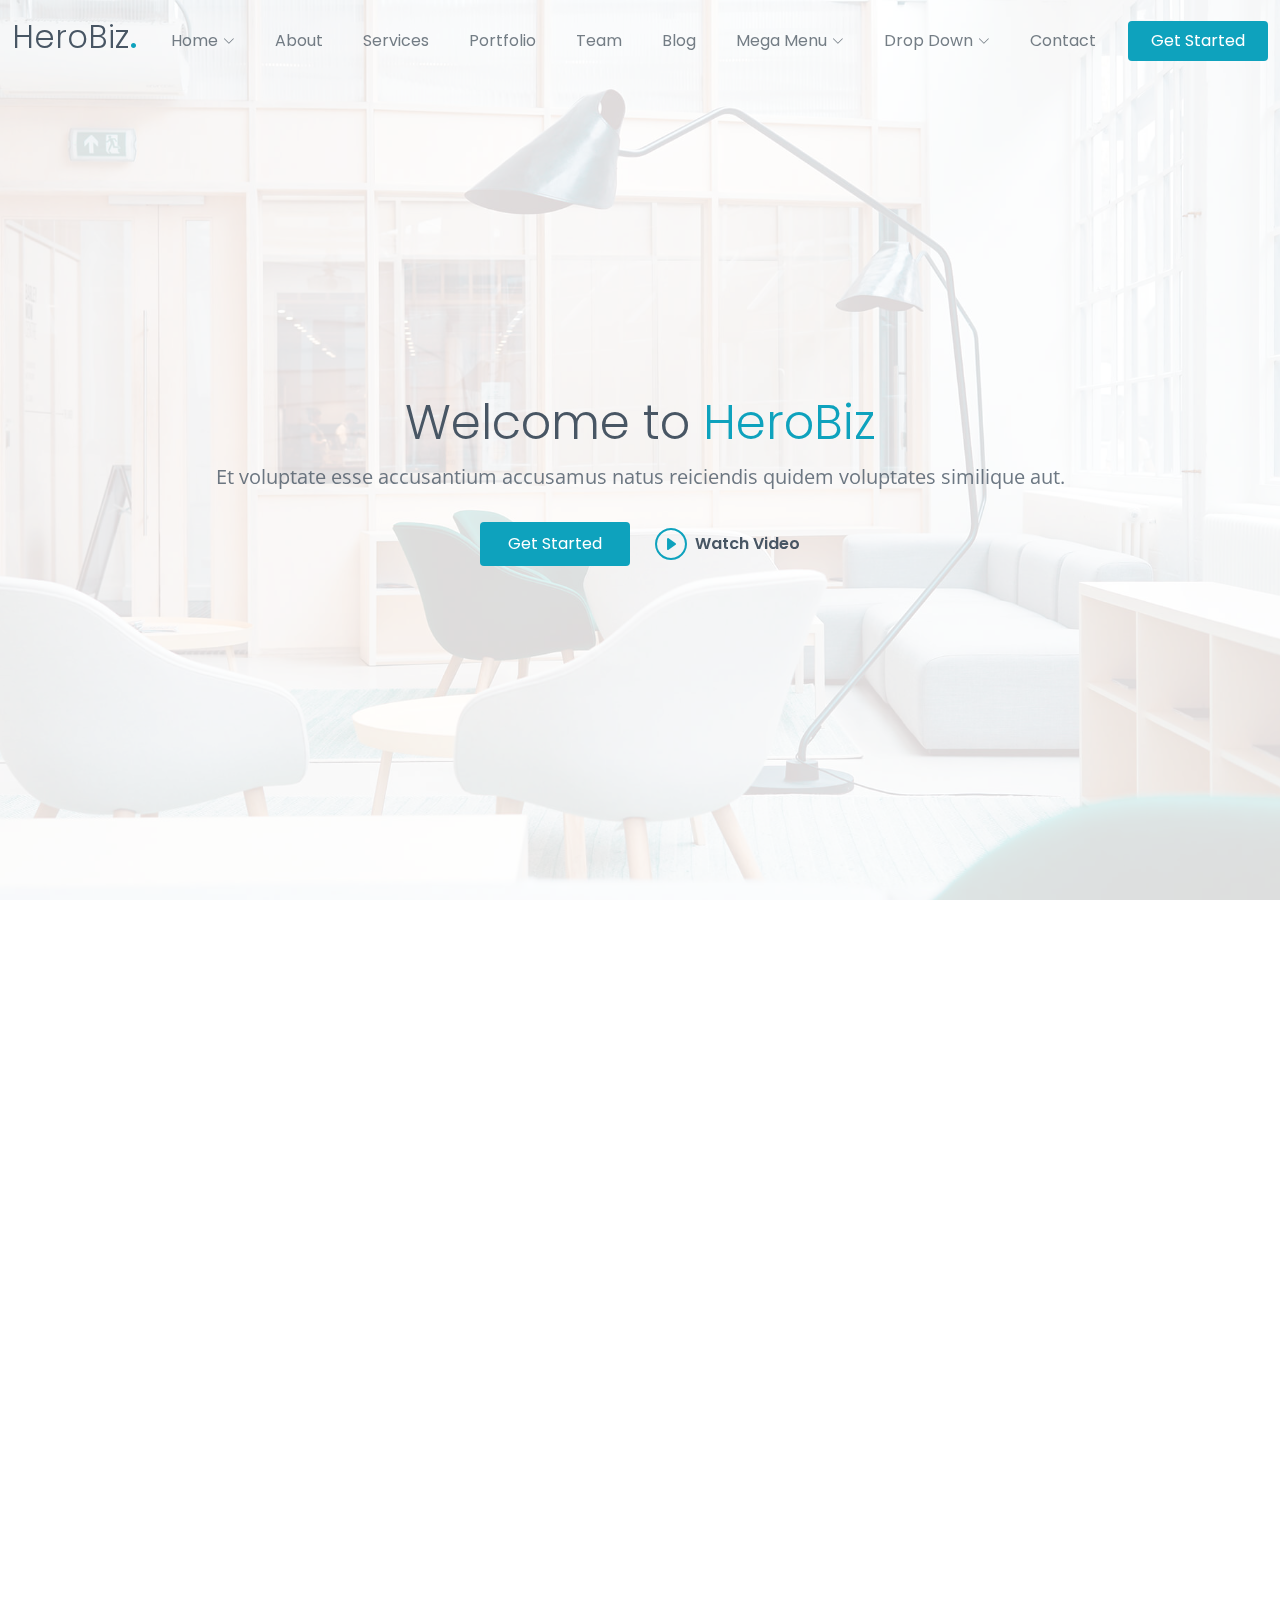
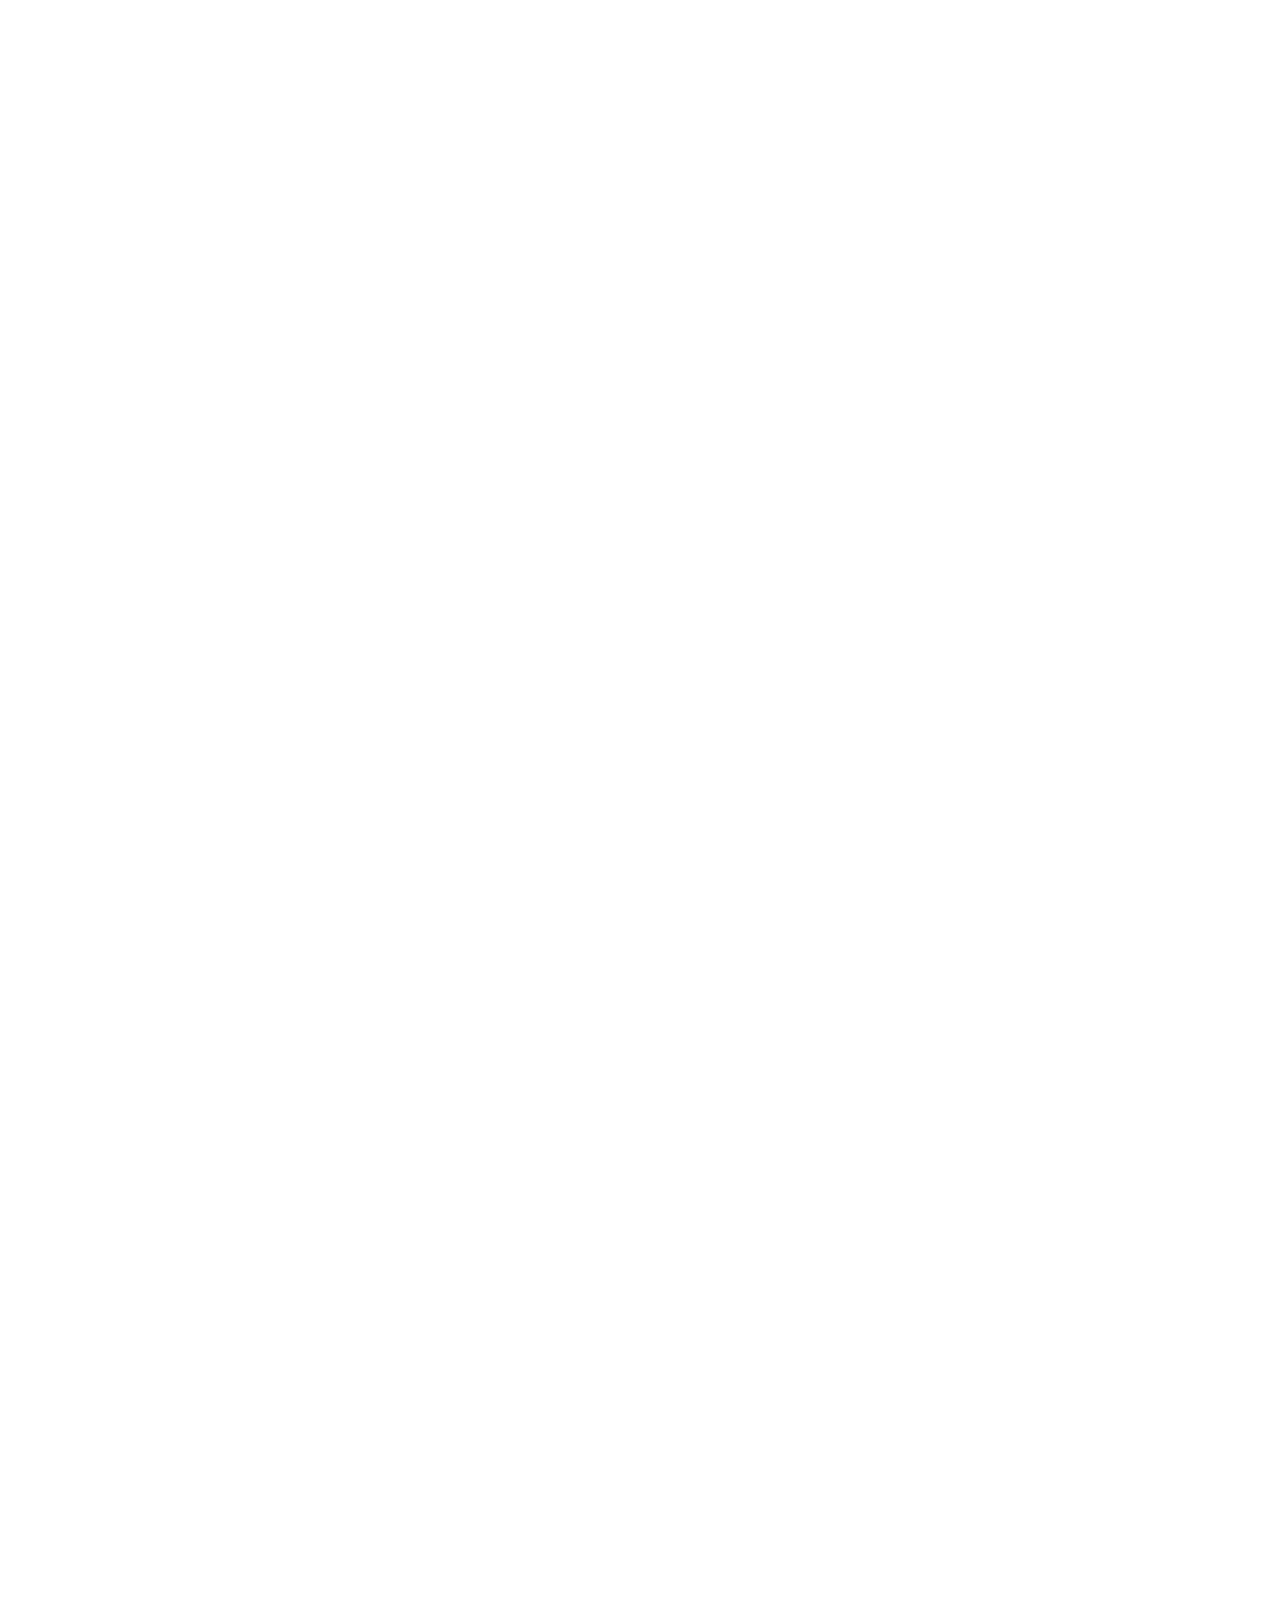
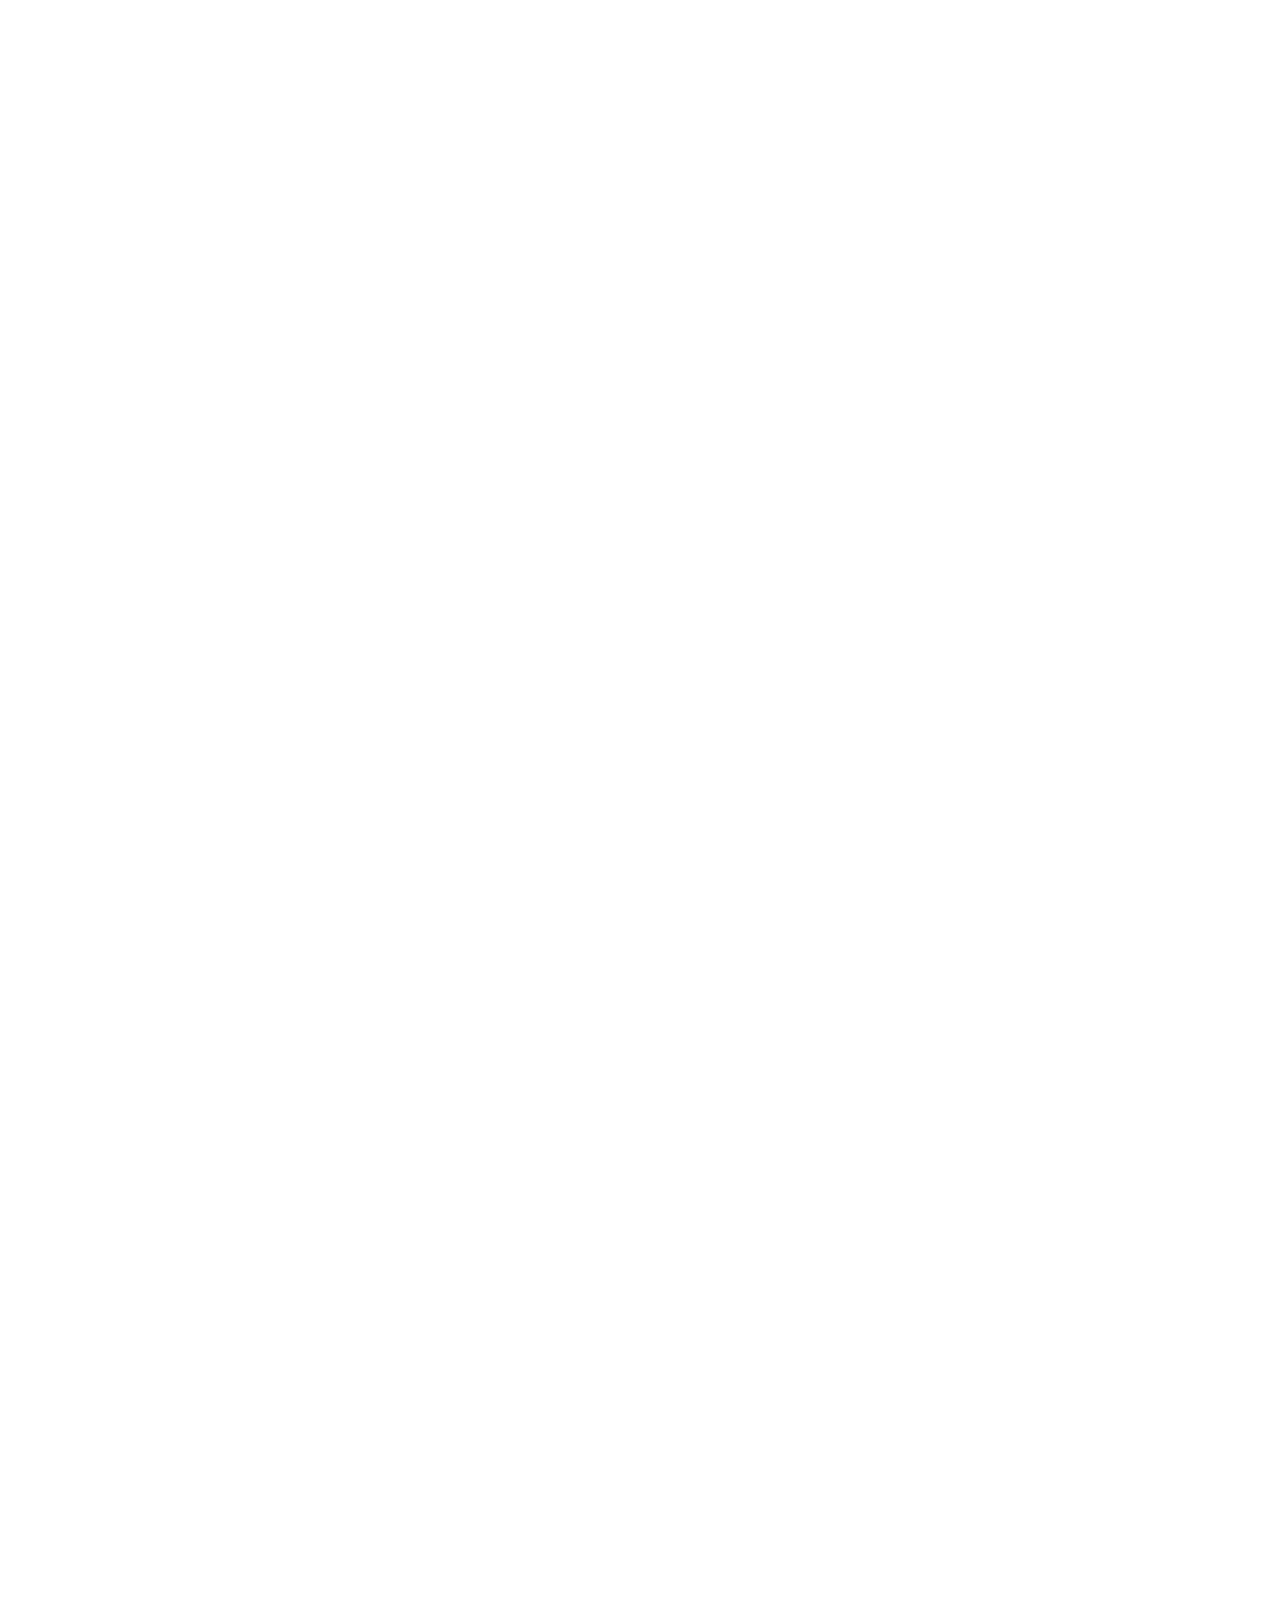
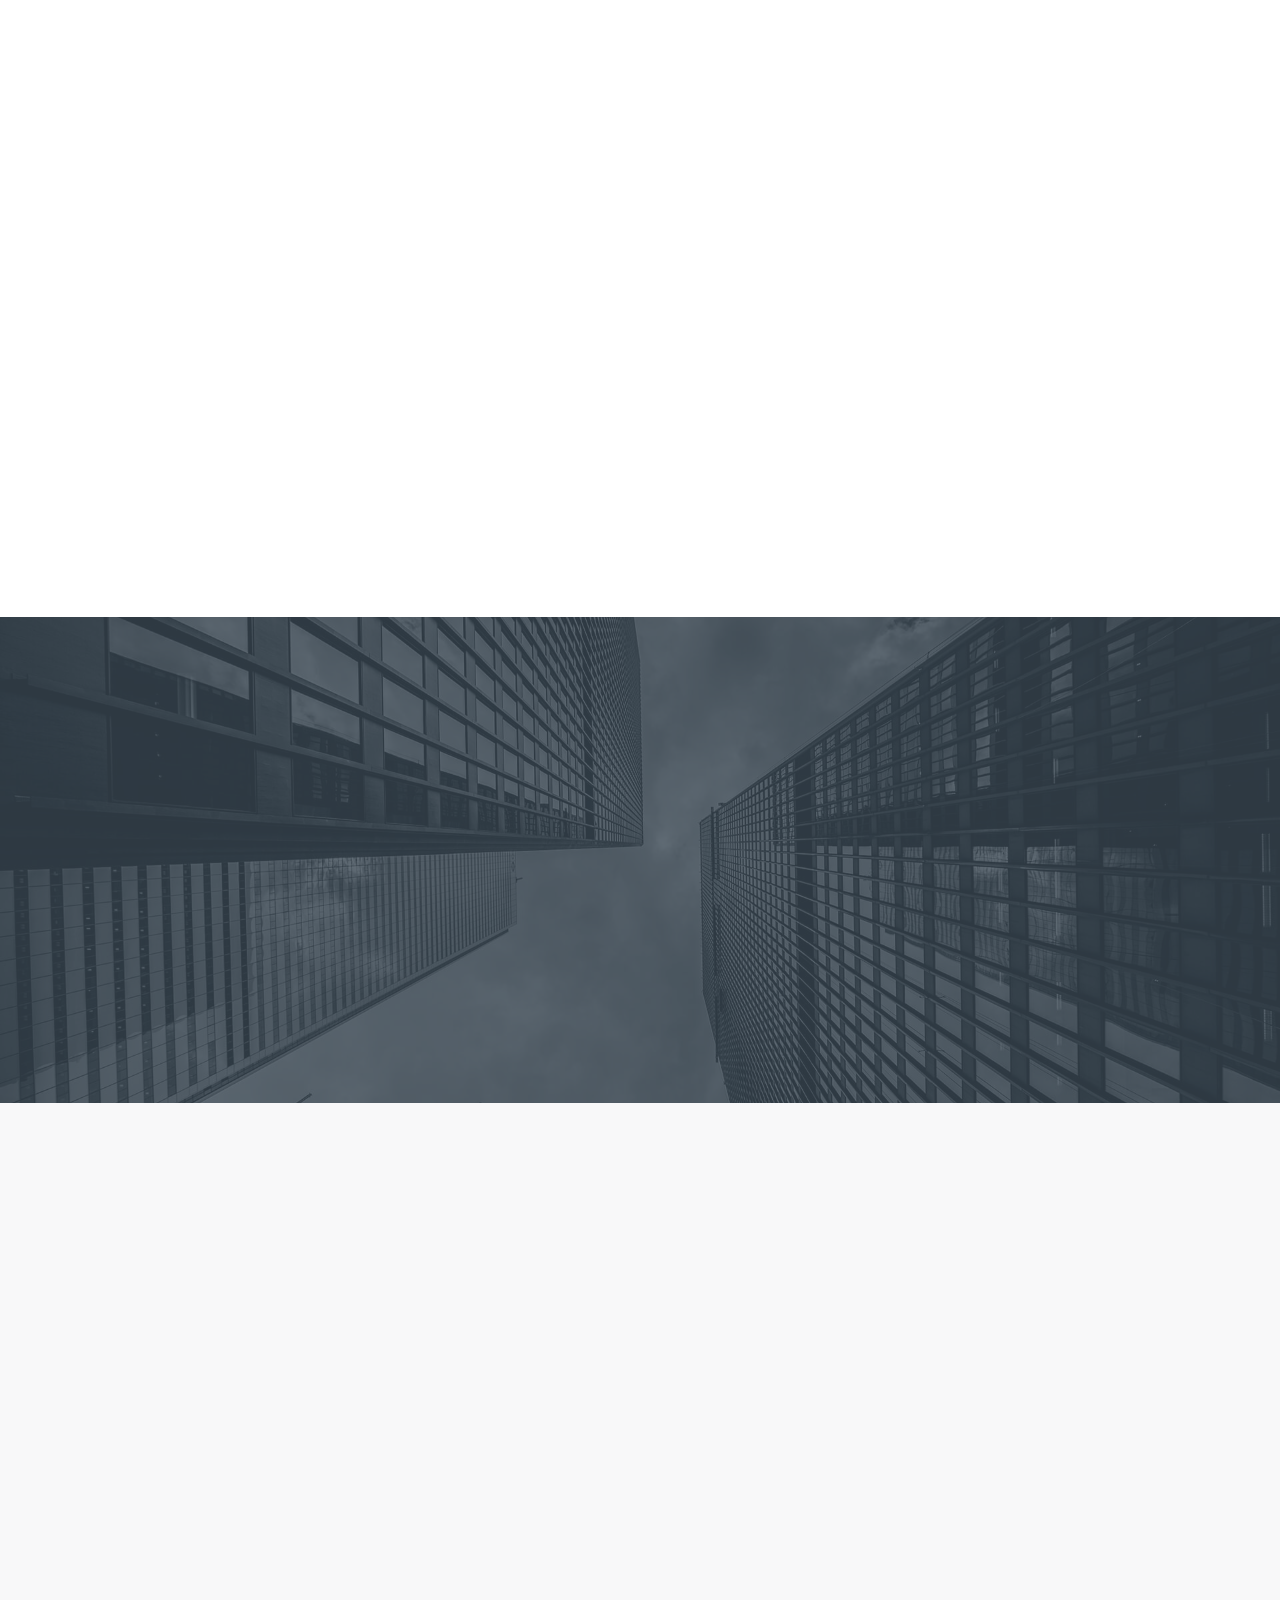
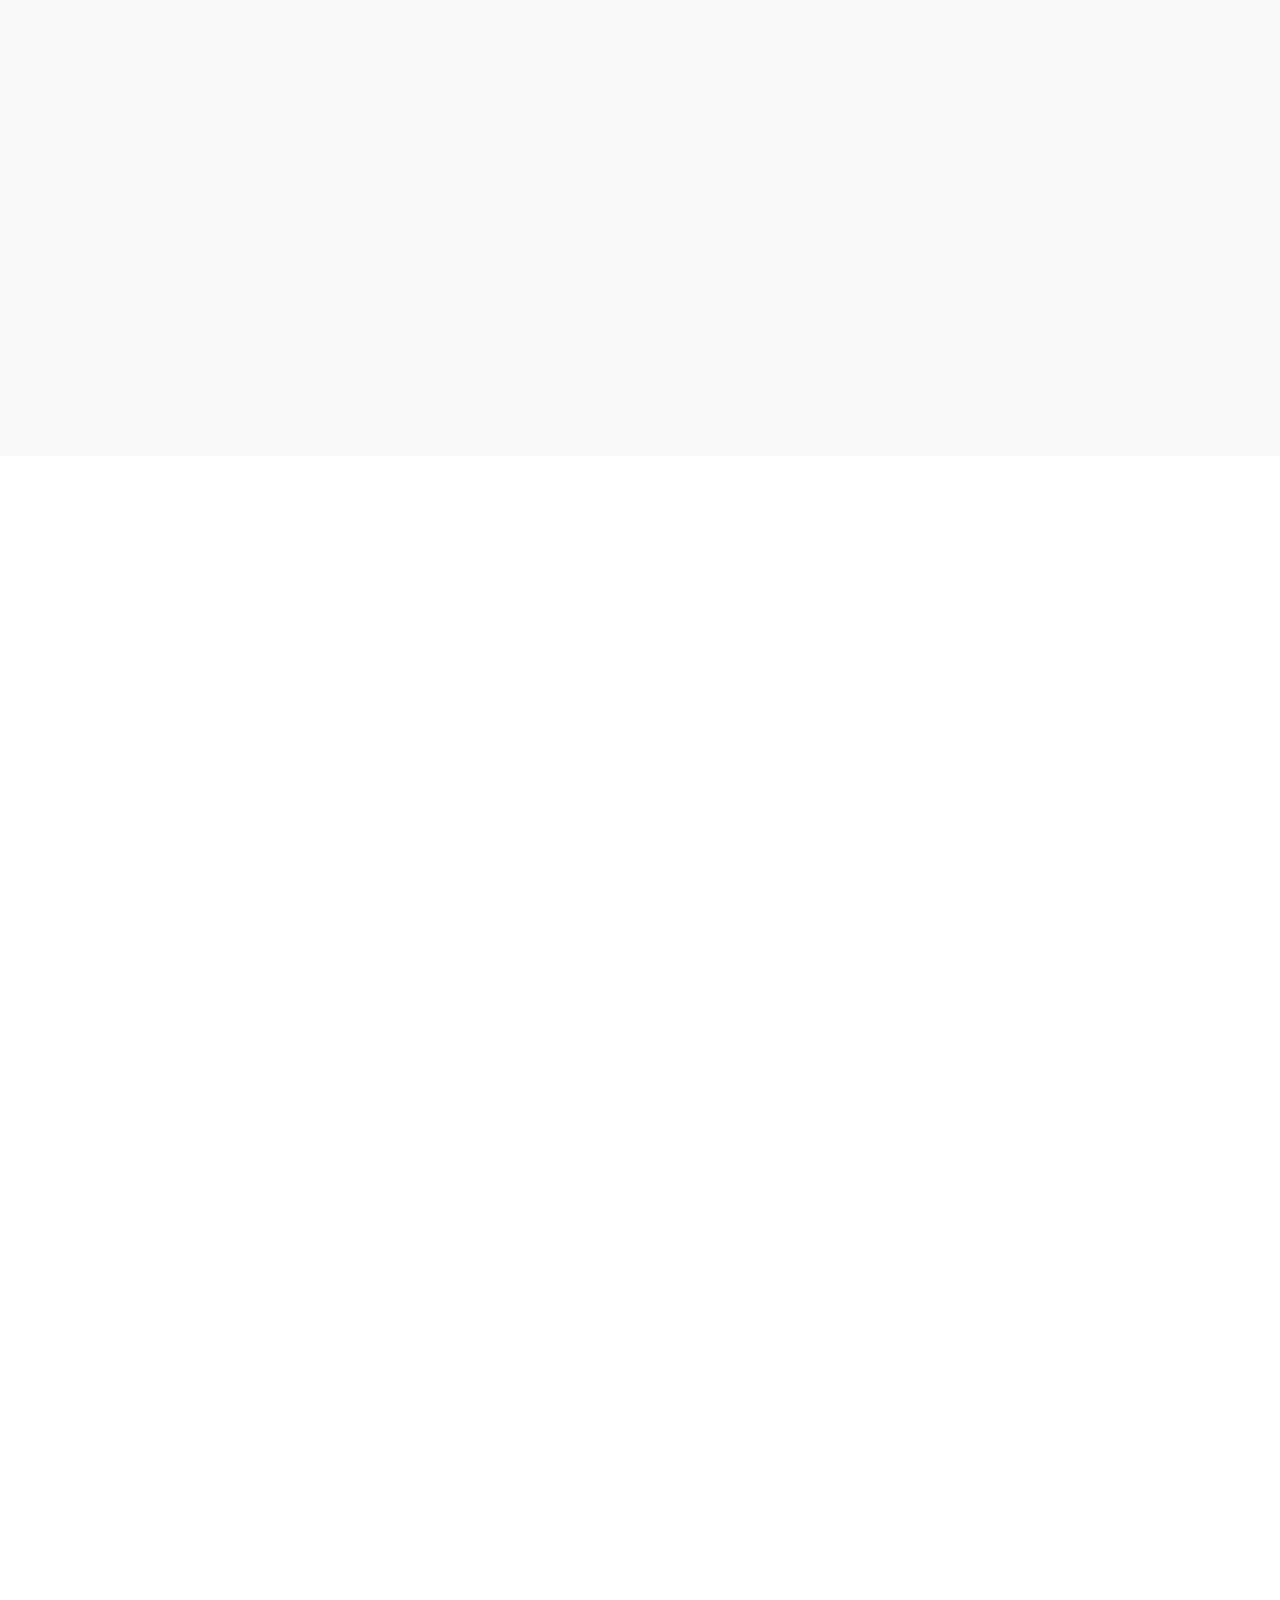
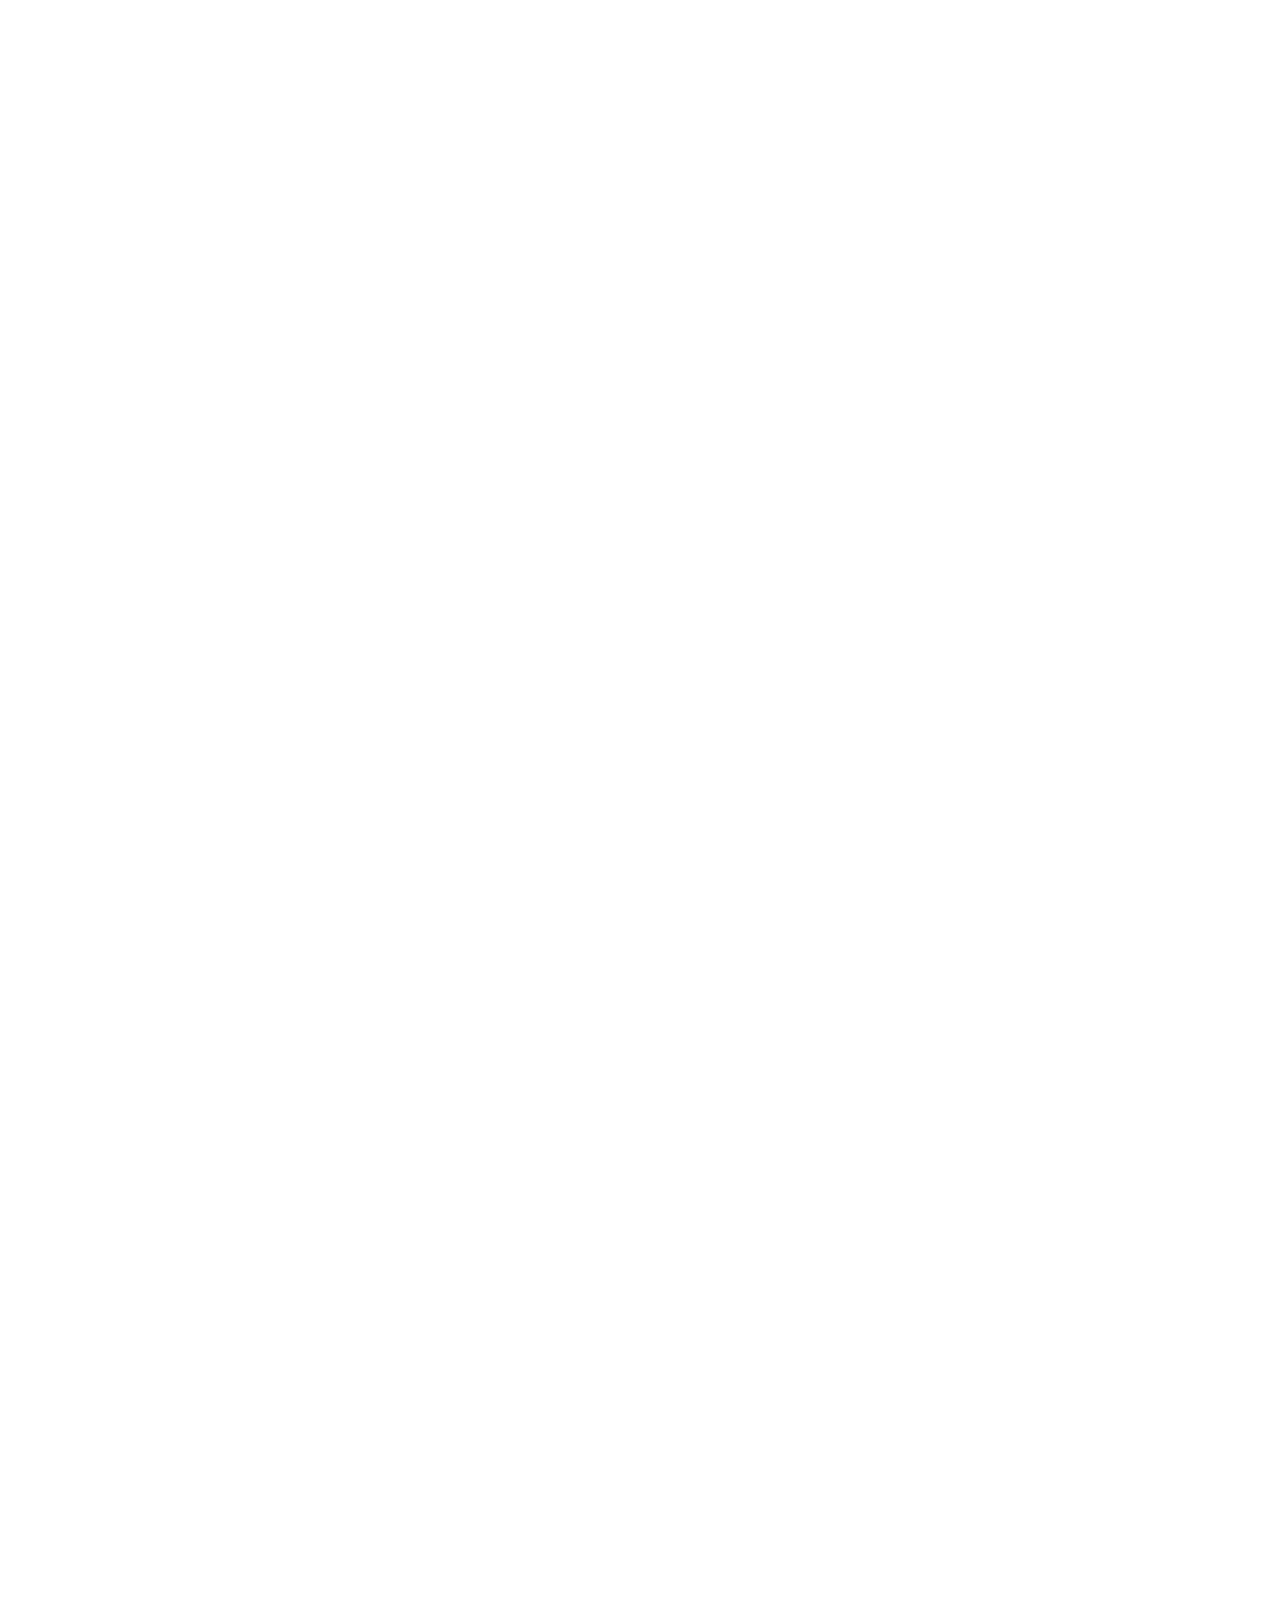
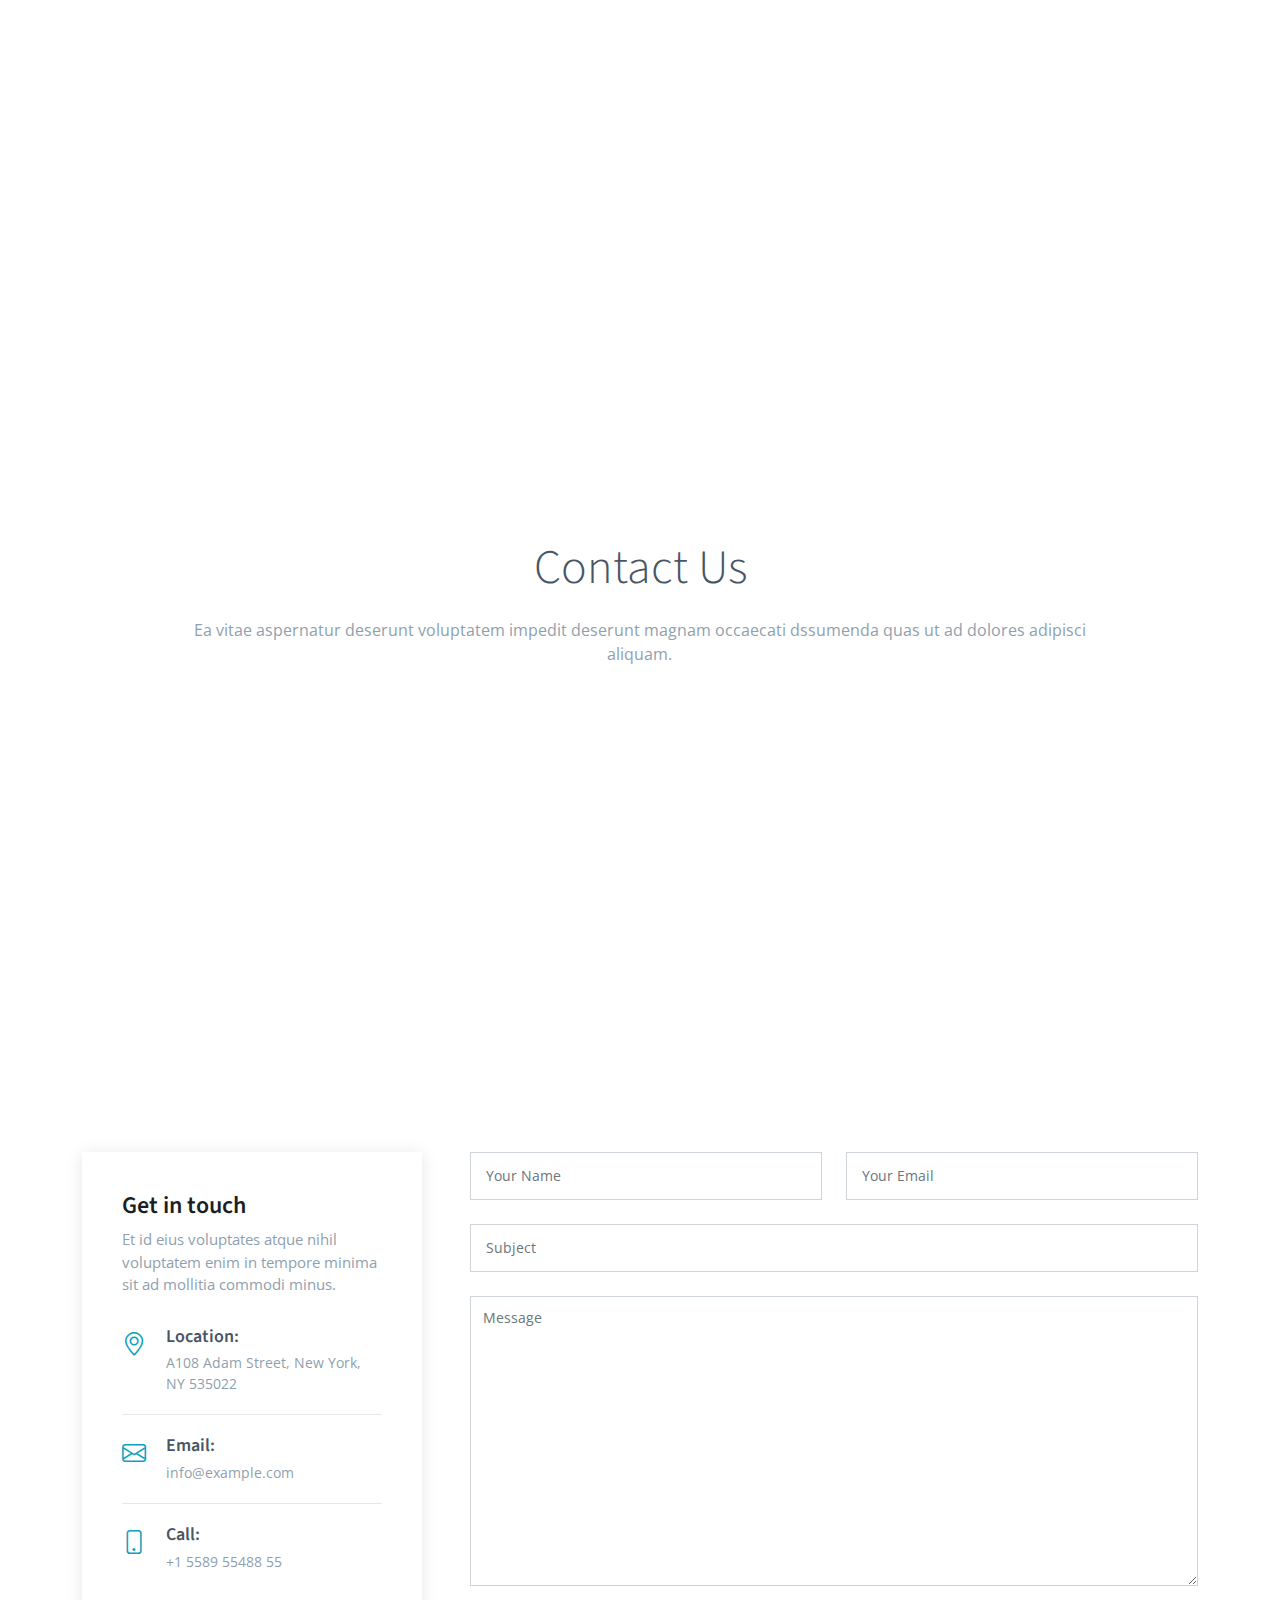
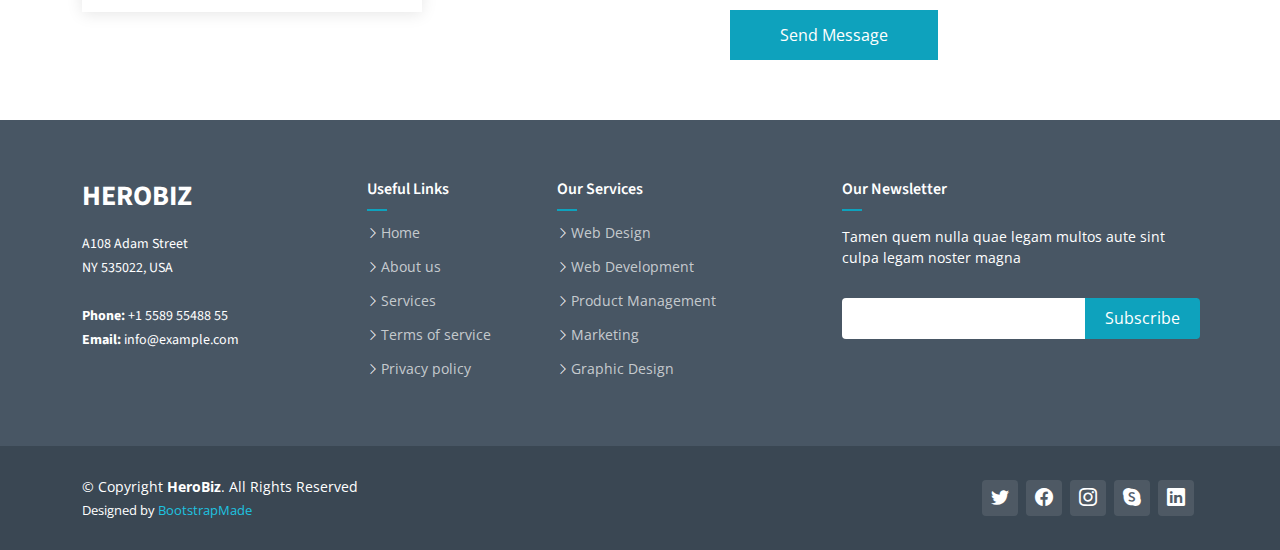
<file: index-3.html>
<!DOCTYPE html>
<html lang="en">

<head>
  <meta charset="utf-8">
  <meta content="width=device-width, initial-scale=1.0" name="viewport">

  <title>HeroBiz Bootstrap Template - Home 3</title>
  <meta content="" name="description">
  <meta content="" name="keywords">

  <!-- Favicons -->
  <link href="assets/img/favicon.png" rel="icon">
  <link href="assets/img/apple-touch-icon.png" rel="apple-touch-icon">

  <!-- Google Fonts -->
  <link rel="preconnect" href="https://fonts.googleapis.com">
  <link rel="preconnect" href="https://fonts.gstatic.com" crossorigin>
  <link href="https://fonts.googleapis.com/css2?family=Open+Sans:ital,wght@0,300;0,400;0,500;0,600;0,700;1,300;1,400;1,500;1,600;1,700&family=Poppins:ital,wght@0,300;0,400;0,500;0,600;0,700;1,300;1,400;1,500;1,600;1,700&family=Source+Sans+Pro:ital,wght@0,300;0,400;0,600;0,700;1,300;1,400;1,600;1,700&display=swap" rel="stylesheet">

  <!-- Vendor CSS Files -->
  <link href="assets/vendor/bootstrap/css/bootstrap.min.css" rel="stylesheet">
  <link href="assets/vendor/bootstrap-icons/bootstrap-icons.css" rel="stylesheet">
  <link href="assets/vendor/aos/aos.css" rel="stylesheet">
  <link href="assets/vendor/glightbox/css/glightbox.min.css" rel="stylesheet">
  <link href="assets/vendor/swiper/swiper-bundle.min.css" rel="stylesheet">

  <!-- Variables CSS Files. Uncomment your preferred color scheme -->
  <link href="assets/css/variables.css" rel="stylesheet">
  <!-- <link href="assets/css/variables-blue.css" rel="stylesheet"> -->
  <!-- <link href="assets/css/variables-green.css" rel="stylesheet"> -->
  <!-- <link href="assets/css/variables-orange.css" rel="stylesheet"> -->
  <!-- <link href="assets/css/variables-purple.css" rel="stylesheet"> -->
  <!-- <link href="assets/css/variables-red.css" rel="stylesheet"> -->
  <!-- <link href="assets/css/variables-pink.css" rel="stylesheet"> -->

  <!-- Template Main CSS File -->
  <link href="assets/css/main.css" rel="stylesheet">

  <!-- =======================================================
  * Template Name: HeroBiz - v2.4.0
  * Template URL: https://bootstrapmade.com/herobiz-bootstrap-business-template/
  * Author: BootstrapMade.com
  * License: https://bootstrapmade.com/license/
  ======================================================== -->
</head>

<body>

  <!-- ======= Header ======= -->
  <header id="header" class="header fixed-top" data-scrollto-offset="0">
    <div class="container-fluid d-flex align-items-center justify-content-between">

      <a href="index.html" class="logo d-flex align-items-center scrollto me-auto me-lg-0">
        <!-- Uncomment the line below if you also wish to use an image logo -->
        <!-- <img src="assets/img/logo.png" alt=""> -->
        <h1>HeroBiz<span>.</span></h1>
      </a>

      <nav id="navbar" class="navbar">
        <ul>

          <li class="dropdown"><a href="#"><span>Home</span> <i class="bi bi-chevron-down dropdown-indicator"></i></a>
            <ul>
              <li><a href="index.html">Home 1 - index.html</a></li>
              <li><a href="index-2.html">Home 2 - index-2.html</a></li>
              <li><a href="index-3.html" class="active">Home 3 - index-3.html</a></li>
              <li><a href="index-4.html">Home 4 - index-4.html</a></li>
            </ul>
          </li>

          <li><a class="nav-link scrollto" href="index.html#about">About</a></li>
          <li><a class="nav-link scrollto" href="index.html#services">Services</a></li>
          <li><a class="nav-link scrollto" href="index.html#portfolio">Portfolio</a></li>
          <li><a class="nav-link scrollto" href="index.html#team">Team</a></li>
          <li><a href="blog.html">Blog</a></li>
          <li class="dropdown megamenu"><a href="#"><span>Mega Menu</span> <i class="bi bi-chevron-down dropdown-indicator"></i></a>
            <ul>
              <li>
                <a href="#">Column 1 link 1</a>
                <a href="#">Column 1 link 2</a>
                <a href="#">Column 1 link 3</a>
              </li>
              <li>
                <a href="#">Column 2 link 1</a>
                <a href="#">Column 2 link 2</a>
                <a href="#">Column 3 link 3</a>
              </li>
              <li>
                <a href="#">Column 3 link 1</a>
                <a href="#">Column 3 link 2</a>
                <a href="#">Column 3 link 3</a>
              </li>
              <li>
                <a href="#">Column 4 link 1</a>
                <a href="#">Column 4 link 2</a>
                <a href="#">Column 4 link 3</a>
              </li>
            </ul>
          </li>
          <li class="dropdown"><a href="#"><span>Drop Down</span> <i class="bi bi-chevron-down dropdown-indicator"></i></a>
            <ul>
              <li><a href="#">Drop Down 1</a></li>
              <li class="dropdown"><a href="#"><span>Deep Drop Down</span> <i class="bi bi-chevron-down dropdown-indicator"></i></a>
                <ul>
                  <li><a href="#">Deep Drop Down 1</a></li>
                  <li><a href="#">Deep Drop Down 2</a></li>
                  <li><a href="#">Deep Drop Down 3</a></li>
                  <li><a href="#">Deep Drop Down 4</a></li>
                  <li><a href="#">Deep Drop Down 5</a></li>
                </ul>
              </li>
              <li><a href="#">Drop Down 2</a></li>
              <li><a href="#">Drop Down 3</a></li>
              <li><a href="#">Drop Down 4</a></li>
            </ul>
          </li>
          <li><a class="nav-link scrollto" href="index.html#contact">Contact</a></li>
        </ul>
        <i class="bi bi-list mobile-nav-toggle d-none"></i>
      </nav><!-- .navbar -->

      <a class="btn-getstarted scrollto" href="index.html#about">Get Started</a>

    </div>
  </header><!-- End Header -->

  <section id="hero-fullscreen" class="hero-fullscreen d-flex align-items-center">
    <div class="container d-flex flex-column align-items-center position-relative" data-aos="zoom-out">
      <h2>Welcome to <span>HeroBiz</span></h2>
      <p>Et voluptate esse accusantium accusamus natus reiciendis quidem voluptates similique aut.</p>
      <div class="d-flex">
        <a href="#about" class="btn-get-started scrollto">Get Started</a>
        <a href="https://www.youtube.com/watch?v=LXb3EKWsInQ" class="glightbox btn-watch-video d-flex align-items-center"><i class="bi bi-play-circle"></i><span>Watch Video</span></a>
      </div>
    </div>
  </section>

  <main id="main">

    <!-- ======= Featured Services Section ======= -->
    <section id="featured-services" class="featured-services">
      <div class="container">

        <div class="row gy-4">

          <div class="col-xl-3 col-md-6 d-flex" data-aos="zoom-out">
            <div class="service-item position-relative">
              <div class="icon"><i class="bi bi-activity icon"></i></div>
              <h4><a href="" class="stretched-link">Lorem Ipsum</a></h4>
              <p>Voluptatum deleniti atque corrupti quos dolores et quas molestias excepturi</p>
            </div>
          </div><!-- End Service Item -->

          <div class="col-xl-3 col-md-6 d-flex" data-aos="zoom-out" data-aos-delay="200">
            <div class="service-item position-relative">
              <div class="icon"><i class="bi bi-bounding-box-circles icon"></i></div>
              <h4><a href="" class="stretched-link">Sed ut perspici</a></h4>
              <p>Duis aute irure dolor in reprehenderit in voluptate velit esse cillum dolore</p>
            </div>
          </div><!-- End Service Item -->

          <div class="col-xl-3 col-md-6 d-flex" data-aos="zoom-out" data-aos-delay="400">
            <div class="service-item position-relative">
              <div class="icon"><i class="bi bi-calendar4-week icon"></i></div>
              <h4><a href="" class="stretched-link">Magni Dolores</a></h4>
              <p>Excepteur sint occaecat cupidatat non proident, sunt in culpa qui officia</p>
            </div>
          </div><!-- End Service Item -->

          <div class="col-xl-3 col-md-6 d-flex" data-aos="zoom-out" data-aos-delay="600">
            <div class="service-item position-relative">
              <div class="icon"><i class="bi bi-broadcast icon"></i></div>
              <h4><a href="" class="stretched-link">Nemo Enim</a></h4>
              <p>At vero eos et accusamus et iusto odio dignissimos ducimus qui blanditiis</p>
            </div>
          </div><!-- End Service Item -->

        </div>

      </div>
    </section><!-- End Featured Services Section -->

    <!-- ======= About Section ======= -->
    <section id="about" class="about">
      <div class="container" data-aos="fade-up">

        <div class="section-header">
          <h2>About Us</h2>
          <p>Architecto nobis eos vel nam quidem vitae temporibus voluptates qui hic deserunt iusto omnis nam voluptas asperiores sequi tenetur dolores incidunt enim voluptatem magnam cumque fuga.</p>
        </div>

        <div class="row g-4 g-lg-5" data-aos="fade-up" data-aos-delay="200">

          <div class="col-lg-5">
            <div class="about-img">
              <img src="assets/img/about.jpg" class="img-fluid" alt="">
            </div>
          </div>

          <div class="col-lg-7">
            <h3 class="pt-0 pt-lg-5">Neque officiis dolore maiores et exercitationem quae est seda lidera pat claero</h3>

            <!-- Tabs -->
            <ul class="nav nav-pills mb-3">
              <li><a class="nav-link active" data-bs-toggle="pill" href="#tab1">Saepe fuga</a></li>
              <li><a class="nav-link" data-bs-toggle="pill" href="#tab2">Voluptates</a></li>
              <li><a class="nav-link" data-bs-toggle="pill" href="#tab3">Corrupti</a></li>
            </ul><!-- End Tabs -->

            <!-- Tab Content -->
            <div class="tab-content">

              <div class="tab-pane fade show active" id="tab1">

                <p class="fst-italic">Consequuntur inventore voluptates consequatur aut vel et. Eos doloribus expedita. Sapiente atque consequatur minima nihil quae aspernatur quo suscipit voluptatem.</p>

                <div class="d-flex align-items-center mt-4">
                  <i class="bi bi-check2"></i>
                  <h4>Repudiandae rerum velit modi et officia quasi facilis</h4>
                </div>
                <p>Laborum omnis voluptates voluptas qui sit aliquam blanditiis. Sapiente minima commodi dolorum non eveniet magni quaerat nemo et.</p>

                <div class="d-flex align-items-center mt-4">
                  <i class="bi bi-check2"></i>
                  <h4>Incidunt non veritatis illum ea ut nisi</h4>
                </div>
                <p>Non quod totam minus repellendus autem sint velit. Rerum debitis facere soluta tenetur. Iure molestiae assumenda sunt qui inventore eligendi voluptates nisi at. Dolorem quo tempora. Quia et perferendis.</p>

                <div class="d-flex align-items-center mt-4">
                  <i class="bi bi-check2"></i>
                  <h4>Omnis ab quia nemo dignissimos rem eum quos..</h4>
                </div>
                <p>Eius alias aut cupiditate. Dolor voluptates animi ut blanditiis quos nam. Magnam officia aut ut alias quo explicabo ullam esse. Sunt magnam et dolorem eaque magnam odit enim quaerat. Vero error error voluptatem eum.</p>

              </div><!-- End Tab 1 Content -->

              <div class="tab-pane fade show" id="tab2">

                <p class="fst-italic">Consequuntur inventore voluptates consequatur aut vel et. Eos doloribus expedita. Sapiente atque consequatur minima nihil quae aspernatur quo suscipit voluptatem.</p>

                <div class="d-flex align-items-center mt-4">
                  <i class="bi bi-check2"></i>
                  <h4>Repudiandae rerum velit modi et officia quasi facilis</h4>
                </div>
                <p>Laborum omnis voluptates voluptas qui sit aliquam blanditiis. Sapiente minima commodi dolorum non eveniet magni quaerat nemo et.</p>

                <div class="d-flex align-items-center mt-4">
                  <i class="bi bi-check2"></i>
                  <h4>Incidunt non veritatis illum ea ut nisi</h4>
                </div>
                <p>Non quod totam minus repellendus autem sint velit. Rerum debitis facere soluta tenetur. Iure molestiae assumenda sunt qui inventore eligendi voluptates nisi at. Dolorem quo tempora. Quia et perferendis.</p>

                <div class="d-flex align-items-center mt-4">
                  <i class="bi bi-check2"></i>
                  <h4>Omnis ab quia nemo dignissimos rem eum quos..</h4>
                </div>
                <p>Eius alias aut cupiditate. Dolor voluptates animi ut blanditiis quos nam. Magnam officia aut ut alias quo explicabo ullam esse. Sunt magnam et dolorem eaque magnam odit enim quaerat. Vero error error voluptatem eum.</p>

              </div><!-- End Tab 2 Content -->

              <div class="tab-pane fade show" id="tab3">

                <p class="fst-italic">Consequuntur inventore voluptates consequatur aut vel et. Eos doloribus expedita. Sapiente atque consequatur minima nihil quae aspernatur quo suscipit voluptatem.</p>

                <div class="d-flex align-items-center mt-4">
                  <i class="bi bi-check2"></i>
                  <h4>Repudiandae rerum velit modi et officia quasi facilis</h4>
                </div>
                <p>Laborum omnis voluptates voluptas qui sit aliquam blanditiis. Sapiente minima commodi dolorum non eveniet magni quaerat nemo et.</p>

                <div class="d-flex align-items-center mt-4">
                  <i class="bi bi-check2"></i>
                  <h4>Incidunt non veritatis illum ea ut nisi</h4>
                </div>
                <p>Non quod totam minus repellendus autem sint velit. Rerum debitis facere soluta tenetur. Iure molestiae assumenda sunt qui inventore eligendi voluptates nisi at. Dolorem quo tempora. Quia et perferendis.</p>

                <div class="d-flex align-items-center mt-4">
                  <i class="bi bi-check2"></i>
                  <h4>Omnis ab quia nemo dignissimos rem eum quos..</h4>
                </div>
                <p>Eius alias aut cupiditate. Dolor voluptates animi ut blanditiis quos nam. Magnam officia aut ut alias quo explicabo ullam esse. Sunt magnam et dolorem eaque magnam odit enim quaerat. Vero error error voluptatem eum.</p>

              </div><!-- End Tab 3 Content -->

            </div>

          </div>

        </div>

      </div>
    </section><!-- End About Section -->

    <!-- ======= Clients Section ======= -->
    <section id="clients" class="clients">
      <div class="container" data-aos="zoom-out">

        <div class="clients-slider swiper">
          <div class="swiper-wrapper align-items-center">
            <div class="swiper-slide"><img src="assets/img/clients/client-1.png" class="img-fluid" alt=""></div>
            <div class="swiper-slide"><img src="assets/img/clients/client-2.png" class="img-fluid" alt=""></div>
            <div class="swiper-slide"><img src="assets/img/clients/client-3.png" class="img-fluid" alt=""></div>
            <div class="swiper-slide"><img src="assets/img/clients/client-4.png" class="img-fluid" alt=""></div>
            <div class="swiper-slide"><img src="assets/img/clients/client-5.png" class="img-fluid" alt=""></div>
            <div class="swiper-slide"><img src="assets/img/clients/client-6.png" class="img-fluid" alt=""></div>
            <div class="swiper-slide"><img src="assets/img/clients/client-7.png" class="img-fluid" alt=""></div>
            <div class="swiper-slide"><img src="assets/img/clients/client-8.png" class="img-fluid" alt=""></div>
          </div>
        </div>

      </div>
    </section><!-- End Clients Section -->

    <!-- ======= Call To Action Section ======= -->
    <section id="cta" class="cta">
      <div class="container" data-aos="zoom-out">

        <div class="row g-5">

          <div class="col-lg-8 col-md-6 content d-flex flex-column justify-content-center order-last order-md-first">
            <h3>Alias sunt quas <em>Cupiditate</em> oluptas hic minima</h3>
            <p> Duis aute irure dolor in reprehenderit in voluptate velit esse cillum dolore eu fugiat nulla pariatur. Excepteur sint occaecat cupidatat non proident, sunt in culpa qui officia deserunt mollit anim id est laborum.</p>
            <a class="cta-btn align-self-start" href="#">Call To Action</a>
          </div>

          <div class="col-lg-4 col-md-6 order-first order-md-last d-flex align-items-center">
            <div class="img">
              <img src="assets/img/cta.jpg" alt="" class="img-fluid">
            </div>
          </div>

        </div>

      </div>
    </section><!-- End Call To Action Section -->

    <!-- ======= On Focus Section ======= -->
    <section id="onfocus" class="onfocus">
      <div class="container-fluid p-0" data-aos="fade-up">

        <div class="row g-0">
          <div class="col-lg-6 video-play position-relative">
            <a href="https://www.youtube.com/watch?v=LXb3EKWsInQ" class="glightbox play-btn"></a>
          </div>
          <div class="col-lg-6">
            <div class="content d-flex flex-column justify-content-center h-100">
              <h3>Voluptatem dignissimos provident quasi corporis</h3>
              <p class="fst-italic">
                Lorem ipsum dolor sit amet, consectetur adipiscing elit, sed do eiusmod tempor incididunt ut labore et dolore
                magna aliqua.
              </p>
              <ul>
                <li><i class="bi bi-check-circle"></i> Ullamco laboris nisi ut aliquip ex ea commodo consequat.</li>
                <li><i class="bi bi-check-circle"></i> Duis aute irure dolor in reprehenderit in voluptate velit.</li>
                <li><i class="bi bi-check-circle"></i> Ullamco laboris nisi ut aliquip ex ea commodo consequat. Duis aute irure dolor in reprehenderit in voluptate trideta storacalaperda mastiro dolore eu fugiat nulla pariatur.</li>
              </ul>
              <a href="#" class="read-more align-self-start"><span>Read More</span><i class="bi bi-arrow-right"></i></a>
            </div>
          </div>
        </div>

      </div>
    </section><!-- End On Focus Section -->

    <!-- ======= Features Section ======= -->
    <section id="features" class="features">
      <div class="container" data-aos="fade-up">

        <ul class="nav nav-tabs row gy-4 d-flex">

          <li class="nav-item col-6 col-md-4 col-lg-2">
            <a class="nav-link active show" data-bs-toggle="tab" data-bs-target="#tab-1">
              <i class="bi bi-binoculars color-cyan"></i>
              <h4>Modinest</h4>
            </a>
          </li><!-- End Tab 1 Nav -->

          <li class="nav-item col-6 col-md-4 col-lg-2">
            <a class="nav-link" data-bs-toggle="tab" data-bs-target="#tab-2">
              <i class="bi bi-box-seam color-indigo"></i>
              <h4>Undaesenti</h4>
            </a>
          </li><!-- End Tab 2 Nav -->

          <li class="nav-item col-6 col-md-4 col-lg-2">
            <a class="nav-link" data-bs-toggle="tab" data-bs-target="#tab-3">
              <i class="bi bi-brightness-high color-teal"></i>
              <h4>Pariatur</h4>
            </a>
          </li><!-- End Tab 3 Nav -->

          <li class="nav-item col-6 col-md-4 col-lg-2">
            <a class="nav-link" data-bs-toggle="tab" data-bs-target="#tab-4">
              <i class="bi bi-command color-red"></i>
              <h4>Nostrum</h4>
            </a>
          </li><!-- End Tab 4 Nav -->

          <li class="nav-item col-6 col-md-4 col-lg-2">
            <a class="nav-link" data-bs-toggle="tab" data-bs-target="#tab-5">
              <i class="bi bi-easel color-blue"></i>
              <h4>Adipiscing</h4>
            </a>
          </li><!-- End Tab 5 Nav -->

          <li class="nav-item col-6 col-md-4 col-lg-2">
            <a class="nav-link" data-bs-toggle="tab" data-bs-target="#tab-6">
              <i class="bi bi-map color-orange"></i>
              <h4>Reprehit</h4>
            </a>
          </li><!-- End Tab 6 Nav -->

        </ul>

        <div class="tab-content">

          <div class="tab-pane active show" id="tab-1">
            <div class="row gy-4">
              <div class="col-lg-8 order-2 order-lg-1" data-aos="fade-up" data-aos-delay="100">
                <h3>Modinest</h3>
                <p class="fst-italic">
                  Lorem ipsum dolor sit amet, consectetur adipiscing elit, sed do eiusmod tempor incididunt ut labore et dolore
                  magna aliqua.
                </p>
                <ul>
                  <li><i class="bi bi-check-circle-fill"></i> Ullamco laboris nisi ut aliquip ex ea commodo consequat.</li>
                  <li><i class="bi bi-check-circle-fill"></i> Duis aute irure dolor in reprehenderit in voluptate velit.</li>
                  <li><i class="bi bi-check-circle-fill"></i> Ullamco laboris nisi ut aliquip ex ea commodo consequat. Duis aute irure dolor in reprehenderit in voluptate trideta storacalaperda mastiro dolore eu fugiat nulla pariatur.</li>
                </ul>
                <p>
                  Ullamco laboris nisi ut aliquip ex ea commodo consequat. Duis aute irure dolor in reprehenderit in voluptate
                  velit esse cillum dolore eu fugiat nulla pariatur. Excepteur sint occaecat cupidatat non proident, sunt in
                  culpa qui officia deserunt mollit anim id est laborum
                </p>
              </div>
              <div class="col-lg-4 order-1 order-lg-2 text-center" data-aos="fade-up" data-aos-delay="200">
                <img src="assets/img/features-1.svg" alt="" class="img-fluid">
              </div>
            </div>
          </div><!-- End Tab Content 1 -->

          <div class="tab-pane" id="tab-2">
            <div class="row gy-4">
              <div class="col-lg-8 order-2 order-lg-1">
                <h3>Undaesenti</h3>
                <p>
                  Ullamco laboris nisi ut aliquip ex ea commodo consequat. Duis aute irure dolor in reprehenderit in voluptate
                  velit esse cillum dolore eu fugiat nulla pariatur. Excepteur sint occaecat cupidatat non proident, sunt in
                  culpa qui officia deserunt mollit anim id est laborum
                </p>
                <p class="fst-italic">
                  Lorem ipsum dolor sit amet, consectetur adipiscing elit, sed do eiusmod tempor incididunt ut labore et dolore
                  magna aliqua.
                </p>
                <ul>
                  <li><i class="bi bi-check-circle-fill"></i> Ullamco laboris nisi ut aliquip ex ea commodo consequat.</li>
                  <li><i class="bi bi-check-circle-fill"></i> Duis aute irure dolor in reprehenderit in voluptate velit.</li>
                  <li><i class="bi bi-check-circle-fill"></i> Provident mollitia neque rerum asperiores dolores quos qui a. Ipsum neque dolor voluptate nisi sed.</li>
                  <li><i class="bi bi-check-circle-fill"></i> Ullamco laboris nisi ut aliquip ex ea commodo consequat. Duis aute irure dolor in reprehenderit in voluptate trideta storacalaperda mastiro dolore eu fugiat nulla pariatur.</li>
                </ul>
              </div>
              <div class="col-lg-4 order-1 order-lg-2 text-center">
                <img src="assets/img/features-2.svg" alt="" class="img-fluid">
              </div>
            </div>
          </div><!-- End Tab Content 2 -->

          <div class="tab-pane" id="tab-3">
            <div class="row gy-4">
              <div class="col-lg-8 order-2 order-lg-1">
                <h3>Pariatur</h3>
                <p>
                  Ullamco laboris nisi ut aliquip ex ea commodo consequat. Duis aute irure dolor in reprehenderit in voluptate
                  velit esse cillum dolore eu fugiat nulla pariatur. Excepteur sint occaecat cupidatat non proident, sunt in
                  culpa qui officia deserunt mollit anim id est laborum
                </p>
                <ul>
                  <li><i class="bi bi-check-circle-fill"></i> Ullamco laboris nisi ut aliquip ex ea commodo consequat.</li>
                  <li><i class="bi bi-check-circle-fill"></i> Duis aute irure dolor in reprehenderit in voluptate velit.</li>
                  <li><i class="bi bi-check-circle-fill"></i> Provident mollitia neque rerum asperiores dolores quos qui a. Ipsum neque dolor voluptate nisi sed.</li>
                </ul>
                <p class="fst-italic">
                  Lorem ipsum dolor sit amet, consectetur adipiscing elit, sed do eiusmod tempor incididunt ut labore et dolore
                  magna aliqua.
                </p>
              </div>
              <div class="col-lg-4 order-1 order-lg-2 text-center">
                <img src="assets/img/features-3.svg" alt="" class="img-fluid">
              </div>
            </div>
          </div><!-- End Tab Content 3 -->

          <div class="tab-pane" id="tab-4">
            <div class="row gy-4">
              <div class="col-lg-8 order-2 order-lg-1">
                <h3>Nostrum</h3>
                <p>
                  Ullamco laboris nisi ut aliquip ex ea commodo consequat. Duis aute irure dolor in reprehenderit in voluptate
                  velit esse cillum dolore eu fugiat nulla pariatur. Excepteur sint occaecat cupidatat non proident, sunt in
                  culpa qui officia deserunt mollit anim id est laborum
                </p>
                <p class="fst-italic">
                  Lorem ipsum dolor sit amet, consectetur adipiscing elit, sed do eiusmod tempor incididunt ut labore et dolore
                  magna aliqua.
                </p>
                <ul>
                  <li><i class="bi bi-check-circle-fill"></i> Ullamco laboris nisi ut aliquip ex ea commodo consequat.</li>
                  <li><i class="bi bi-check-circle-fill"></i> Duis aute irure dolor in reprehenderit in voluptate velit.</li>
                  <li><i class="bi bi-check-circle-fill"></i> Ullamco laboris nisi ut aliquip ex ea commodo consequat. Duis aute irure dolor in reprehenderit in voluptate trideta storacalaperda mastiro dolore eu fugiat nulla pariatur.</li>
                </ul>
              </div>
              <div class="col-lg-4 order-1 order-lg-2 text-center">
                <img src="assets/img/features-4.svg" alt="" class="img-fluid">
              </div>
            </div>
          </div><!-- End Tab Content 4 -->

          <div class="tab-pane" id="tab-5">
            <div class="row gy-4">
              <div class="col-lg-8 order-2 order-lg-1">
                <h3>Adipiscing</h3>
                <p>
                  Ullamco laboris nisi ut aliquip ex ea commodo consequat. Duis aute irure dolor in reprehenderit in voluptate
                  velit esse cillum dolore eu fugiat nulla pariatur. Excepteur sint occaecat cupidatat non proident, sunt in
                  culpa qui officia deserunt mollit anim id est laborum
                </p>
                <p class="fst-italic">
                  Lorem ipsum dolor sit amet, consectetur adipiscing elit, sed do eiusmod tempor incididunt ut labore et dolore
                  magna aliqua.
                </p>
                <ul>
                  <li><i class="bi bi-check-circle-fill"></i> Ullamco laboris nisi ut aliquip ex ea commodo consequat.</li>
                  <li><i class="bi bi-check-circle-fill"></i> Duis aute irure dolor in reprehenderit in voluptate velit.</li>
                  <li><i class="bi bi-check-circle-fill"></i> Ullamco laboris nisi ut aliquip ex ea commodo consequat. Duis aute irure dolor in reprehenderit in voluptate trideta storacalaperda mastiro dolore eu fugiat nulla pariatur.</li>
                </ul>
              </div>
              <div class="col-lg-4 order-1 order-lg-2 text-center">
                <img src="assets/img/features-5.svg" alt="" class="img-fluid">
              </div>
            </div>
          </div><!-- End Tab Content 5 -->

          <div class="tab-pane" id="tab-6">
            <div class="row gy-4">
              <div class="col-lg-8 order-2 order-lg-1">
                <h3>Reprehit</h3>
                <p>
                  Ullamco laboris nisi ut aliquip ex ea commodo consequat. Duis aute irure dolor in reprehenderit in voluptate
                  velit esse cillum dolore eu fugiat nulla pariatur. Excepteur sint occaecat cupidatat non proident, sunt in
                  culpa qui officia deserunt mollit anim id est laborum
                </p>
                <p class="fst-italic">
                  Lorem ipsum dolor sit amet, consectetur adipiscing elit, sed do eiusmod tempor incididunt ut labore et dolore
                  magna aliqua.
                </p>
                <ul>
                  <li><i class="bi bi-check-circle-fill"></i> Ullamco laboris nisi ut aliquip ex ea commodo consequat.</li>
                  <li><i class="bi bi-check-circle-fill"></i> Duis aute irure dolor in reprehenderit in voluptate velit.</li>
                  <li><i class="bi bi-check-circle-fill"></i> Ullamco laboris nisi ut aliquip ex ea commodo consequat. Duis aute irure dolor in reprehenderit in voluptate trideta storacalaperda mastiro dolore eu fugiat nulla pariatur.</li>
                </ul>
              </div>
              <div class="col-lg-4 order-1 order-lg-2 text-center">
                <img src="assets/img/features-6.svg" alt="" class="img-fluid">
              </div>
            </div>
          </div><!-- End Tab Content 6 -->

        </div>

      </div>
    </section><!-- End Features Section -->

    <!-- ======= Services Section ======= -->
    <section id="services" class="services">
      <div class="container" data-aos="fade-up">

        <div class="section-header">
          <h2>Our Services</h2>
          <p>Ea vitae aspernatur deserunt voluptatem impedit deserunt magnam occaecati dssumenda quas ut ad dolores adipisci aliquam.</p>
        </div>

        <div class="row gy-5">

          <div class="col-xl-4 col-md-6" data-aos="zoom-in" data-aos-delay="200">
            <div class="service-item">
              <div class="img">
                <img src="assets/img/services-1.jpg" class="img-fluid" alt="">
              </div>
              <div class="details position-relative">
                <div class="icon">
                  <i class="bi bi-activity"></i>
                </div>
                <a href="#" class="stretched-link">
                  <h3>Nesciunt Mete</h3>
                </a>
                <p>Provident nihil minus qui consequatur non omnis maiores. Eos accusantium minus dolores iure perferendis.</p>
              </div>
            </div>
          </div><!-- End Service Item -->

          <div class="col-xl-4 col-md-6" data-aos="zoom-in" data-aos-delay="300">
            <div class="service-item">
              <div class="img">
                <img src="assets/img/services-2.jpg" class="img-fluid" alt="">
              </div>
              <div class="details position-relative">
                <div class="icon">
                  <i class="bi bi-broadcast"></i>
                </div>
                <a href="#" class="stretched-link">
                  <h3>Eosle Commodi</h3>
                </a>
                <p>Ut autem aut autem non a. Sint sint sit facilis nam iusto sint. Libero corrupti neque eum hic non ut nesciunt dolorem.</p>
              </div>
            </div>
          </div><!-- End Service Item -->

          <div class="col-xl-4 col-md-6" data-aos="zoom-in" data-aos-delay="400">
            <div class="service-item">
              <div class="img">
                <img src="assets/img/services-3.jpg" class="img-fluid" alt="">
              </div>
              <div class="details position-relative">
                <div class="icon">
                  <i class="bi bi-easel"></i>
                </div>
                <a href="#" class="stretched-link">
                  <h3>Ledo Markt</h3>
                </a>
                <p>Ut excepturi voluptatem nisi sed. Quidem fuga consequatur. Minus ea aut. Vel qui id voluptas adipisci eos earum corrupti.</p>
              </div>
            </div>
          </div><!-- End Service Item -->

          <div class="col-xl-4 col-md-6" data-aos="zoom-in" data-aos-delay="500">
            <div class="service-item">
              <div class="img">
                <img src="assets/img/services-4.jpg" class="img-fluid" alt="">
              </div>
              <div class="details position-relative">
                <div class="icon">
                  <i class="bi bi-bounding-box-circles"></i>
                </div>
                <a href="#" class="stretched-link">
                  <h3>Asperiores Commodit</h3>
                </a>
                <p>Non et temporibus minus omnis sed dolor esse consequatur. Cupiditate sed error ea fuga sit provident adipisci neque.</p>
                <a href="#" class="stretched-link"></a>
              </div>
            </div>
          </div><!-- End Service Item -->

          <div class="col-xl-4 col-md-6" data-aos="zoom-in" data-aos-delay="600">
            <div class="service-item">
              <div class="img">
                <img src="assets/img/services-5.jpg" class="img-fluid" alt="">
              </div>
              <div class="details position-relative">
                <div class="icon">
                  <i class="bi bi-calendar4-week"></i>
                </div>
                <a href="#" class="stretched-link">
                  <h3>Velit Doloremque</h3>
                </a>
                <p>Cumque et suscipit saepe. Est maiores autem enim facilis ut aut ipsam corporis aut. Sed animi at autem alias eius labore.</p>
                <a href="#" class="stretched-link"></a>
              </div>
            </div>
          </div><!-- End Service Item -->

          <div class="col-xl-4 col-md-6" data-aos="zoom-in" data-aos-delay="700">
            <div class="service-item">
              <div class="img">
                <img src="assets/img/services-6.jpg" class="img-fluid" alt="">
              </div>
              <div class="details position-relative">
                <div class="icon">
                  <i class="bi bi-chat-square-text"></i>
                </div>
                <a href="#" class="stretched-link">
                  <h3>Dolori Architecto</h3>
                </a>
                <p>Hic molestias ea quibusdam eos. Fugiat enim doloremque aut neque non et debitis iure. Corrupti recusandae ducimus enim.</p>
                <a href="#" class="stretched-link"></a>
              </div>
            </div>
          </div><!-- End Service Item -->

        </div>

      </div>
    </section><!-- End Services Section -->

    <!-- ======= Testimonials Section ======= -->
    <section id="testimonials" class="testimonials">
      <div class="container" data-aos="fade-up">

        <div class="testimonials-slider swiper">
          <div class="swiper-wrapper">

            <div class="swiper-slide">
              <div class="testimonial-item">
                <img src="assets/img/testimonials/testimonials-1.jpg" class="testimonial-img" alt="">
                <h3>Saul Goodman</h3>
                <h4>Ceo &amp; Founder</h4>
                <div class="stars">
                  <i class="bi bi-star-fill"></i><i class="bi bi-star-fill"></i><i class="bi bi-star-fill"></i><i class="bi bi-star-fill"></i><i class="bi bi-star-fill"></i>
                </div>
                <p>
                  <i class="bi bi-quote quote-icon-left"></i>
                  Proin iaculis purus consequat sem cure digni ssim donec porttitora entum suscipit rhoncus. Accusantium quam, ultricies eget id, aliquam eget nibh et. Maecen aliquam, risus at semper.
                  <i class="bi bi-quote quote-icon-right"></i>
                </p>
              </div>
            </div><!-- End testimonial item -->

            <div class="swiper-slide">
              <div class="testimonial-item">
                <img src="assets/img/testimonials/testimonials-2.jpg" class="testimonial-img" alt="">
                <h3>Sara Wilsson</h3>
                <h4>Designer</h4>
                <div class="stars">
                  <i class="bi bi-star-fill"></i><i class="bi bi-star-fill"></i><i class="bi bi-star-fill"></i><i class="bi bi-star-fill"></i><i class="bi bi-star-fill"></i>
                </div>
                <p>
                  <i class="bi bi-quote quote-icon-left"></i>
                  Export tempor illum tamen malis malis eram quae irure esse labore quem cillum quid cillum eram malis quorum velit fore eram velit sunt aliqua noster fugiat irure amet legam anim culpa.
                  <i class="bi bi-quote quote-icon-right"></i>
                </p>
              </div>
            </div><!-- End testimonial item -->

            <div class="swiper-slide">
              <div class="testimonial-item">
                <img src="assets/img/testimonials/testimonials-3.jpg" class="testimonial-img" alt="">
                <h3>Jena Karlis</h3>
                <h4>Store Owner</h4>
                <div class="stars">
                  <i class="bi bi-star-fill"></i><i class="bi bi-star-fill"></i><i class="bi bi-star-fill"></i><i class="bi bi-star-fill"></i><i class="bi bi-star-fill"></i>
                </div>
                <p>
                  <i class="bi bi-quote quote-icon-left"></i>
                  Enim nisi quem export duis labore cillum quae magna enim sint quorum nulla quem veniam duis minim tempor labore quem eram duis noster aute amet eram fore quis sint minim.
                  <i class="bi bi-quote quote-icon-right"></i>
                </p>
              </div>
            </div><!-- End testimonial item -->

            <div class="swiper-slide">
              <div class="testimonial-item">
                <img src="assets/img/testimonials/testimonials-4.jpg" class="testimonial-img" alt="">
                <h3>Matt Brandon</h3>
                <h4>Freelancer</h4>
                <div class="stars">
                  <i class="bi bi-star-fill"></i><i class="bi bi-star-fill"></i><i class="bi bi-star-fill"></i><i class="bi bi-star-fill"></i><i class="bi bi-star-fill"></i>
                </div>
                <p>
                  <i class="bi bi-quote quote-icon-left"></i>
                  Fugiat enim eram quae cillum dolore dolor amet nulla culpa multos export minim fugiat minim velit minim dolor enim duis veniam ipsum anim magna sunt elit fore quem dolore labore illum veniam.
                  <i class="bi bi-quote quote-icon-right"></i>
                </p>
              </div>
            </div><!-- End testimonial item -->

            <div class="swiper-slide">
              <div class="testimonial-item">
                <img src="assets/img/testimonials/testimonials-5.jpg" class="testimonial-img" alt="">
                <h3>John Larson</h3>
                <h4>Entrepreneur</h4>
                <div class="stars">
                  <i class="bi bi-star-fill"></i><i class="bi bi-star-fill"></i><i class="bi bi-star-fill"></i><i class="bi bi-star-fill"></i><i class="bi bi-star-fill"></i>
                </div>
                <p>
                  <i class="bi bi-quote quote-icon-left"></i>
                  Quis quorum aliqua sint quem legam fore sunt eram irure aliqua veniam tempor noster veniam enim culpa labore duis sunt culpa nulla illum cillum fugiat legam esse veniam culpa fore nisi cillum quid.
                  <i class="bi bi-quote quote-icon-right"></i>
                </p>
              </div>
            </div><!-- End testimonial item -->

          </div>
          <div class="swiper-pagination"></div>
        </div>

      </div>
    </section><!-- End Testimonials Section -->

    <!-- ======= Pricing Section ======= -->
    <section id="pricing" class="pricing">
      <div class="container" data-aos="fade-up">

        <div class="section-header">
          <h2>Our Pricing</h2>
          <p>Architecto nobis eos vel nam quidem vitae temporibus voluptates qui hic deserunt iusto omnis nam voluptas asperiores sequi tenetur dolores incidunt enim voluptatem magnam cumque fuga.</p>
        </div>

        <div class="row gy-4">

          <div class="col-lg-4" data-aos="zoom-in" data-aos-delay="200">
            <div class="pricing-item">

              <div class="pricing-header">
                <h3>Free Plan</h3>
                <h4><sup>$</sup>0<span> / month</span></h4>
              </div>

              <ul>
                <li><i class="bi bi-dot"></i> <span>Quam adipiscing vitae proin</span></li>
                <li><i class="bi bi-dot"></i> <span>Nec feugiat nisl pretium</span></li>
                <li><i class="bi bi-dot"></i> <span>Nulla at volutpat diam uteera</span></li>
                <li class="na"><i class="bi bi-x"></i> <span>Pharetra massa massa ultricies</span></li>
                <li class="na"><i class="bi bi-x"></i> <span>Massa ultricies mi quis hendrerit</span></li>
              </ul>

              <div class="text-center mt-auto">
                <a href="#" class="buy-btn">Buy Now</a>
              </div>

            </div>
          </div><!-- End Pricing Item -->

          <div class="col-lg-4" data-aos="zoom-in" data-aos-delay="400">
            <div class="pricing-item featured">

              <div class="pricing-header">
                <h3>Business Plan</h3>
                <h4><sup>$</sup>29<span> / month</span></h4>
              </div>

              <ul>
                <li><i class="bi bi-dot"></i> <span>Quam adipiscing vitae proin</span></li>
                <li><i class="bi bi-dot"></i> <span>Nec feugiat nisl pretium</span></li>
                <li><i class="bi bi-dot"></i> <span>Nulla at volutpat diam uteera</spa>
                </li>
                <li><i class="bi bi-dot"></i> <span>Pharetra massa massa ultricies</spa>
                </li>
                <li><i class="bi bi-dot"></i> <span>Massa ultricies mi quis hendrerit</span></li>
              </ul>

              <div class="text-center mt-auto">
                <a href="#" class="buy-btn">Buy Now</a>
              </div>

            </div>
          </div><!-- End Pricing Item -->

          <div class="col-lg-4" data-aos="zoom-in" data-aos-delay="600">
            <div class="pricing-item">

              <div class="pricing-header">
                <h3>Developer Plan</h3>
                <h4><sup>$</sup>49<span> / month</span></h4>
              </div>

              <ul>
                <li><i class="bi bi-dot"></i> <span>Quam adipiscing vitae proin</span></li>
                <li><i class="bi bi-dot"></i> <span>Nec feugiat nisl pretium</span></li>
                <li><i class="bi bi-dot"></i> <span>Nulla at volutpat diam uteera</span></li>
                <li><i class="bi bi-dot"></i> <span>Pharetra massa massa ultricies</span></li>
                <li><i class="bi bi-dot"></i> <span>Massa ultricies mi quis hendrerit</span></li>
              </ul>

              <div class="text-center mt-auto">
                <a href="#" class="buy-btn">Buy Now</a>
              </div>

            </div>
          </div><!-- End Pricing Item -->

        </div>

      </div>
    </section><!-- End Pricing Section -->

    <!-- ======= F.A.Q Section ======= -->
    <section id="faq" class="faq">
      <div class="container-fluid" data-aos="fade-up">

        <div class="row gy-4">

          <div class="col-lg-7 d-flex flex-column justify-content-center align-items-stretch  order-2 order-lg-1">

            <div class="content px-xl-5">
              <h3>Frequently Asked <strong>Questions</strong></h3>
              <p>
                Lorem ipsum dolor sit amet, consectetur adipiscing elit, sed do eiusmod tempor incididunt ut labore et dolore magna aliqua. Duis aute irure dolor in reprehenderit
              </p>
            </div>

            <div class="accordion accordion-flush px-xl-5" id="faqlist">

              <div class="accordion-item" data-aos="fade-up" data-aos-delay="200">
                <h3 class="accordion-header">
                  <button class="accordion-button collapsed" type="button" data-bs-toggle="collapse" data-bs-target="#faq-content-1">
                    <i class="bi bi-question-circle question-icon"></i>
                    Non consectetur a erat nam at lectus urna duis?
                  </button>
                </h3>
                <div id="faq-content-1" class="accordion-collapse collapse" data-bs-parent="#faqlist">
                  <div class="accordion-body">
                    Feugiat pretium nibh ipsum consequat. Tempus iaculis urna id volutpat lacus laoreet non curabitur gravida. Venenatis lectus magna fringilla urna porttitor rhoncus dolor purus non.
                  </div>
                </div>
              </div><!-- # Faq item-->

              <div class="accordion-item" data-aos="fade-up" data-aos-delay="300">
                <h3 class="accordion-header">
                  <button class="accordion-button collapsed" type="button" data-bs-toggle="collapse" data-bs-target="#faq-content-2">
                    <i class="bi bi-question-circle question-icon"></i>
                    Feugiat scelerisque varius morbi enim nunc faucibus a pellentesque?
                  </button>
                </h3>
                <div id="faq-content-2" class="accordion-collapse collapse" data-bs-parent="#faqlist">
                  <div class="accordion-body">
                    Dolor sit amet consectetur adipiscing elit pellentesque habitant morbi. Id interdum velit laoreet id donec ultrices. Fringilla phasellus faucibus scelerisque eleifend donec pretium. Est pellentesque elit ullamcorper dignissim. Mauris ultrices eros in cursus turpis massa tincidunt dui.
                  </div>
                </div>
              </div><!-- # Faq item-->

              <div class="accordion-item" data-aos="fade-up" data-aos-delay="400">
                <h3 class="accordion-header">
                  <button class="accordion-button collapsed" type="button" data-bs-toggle="collapse" data-bs-target="#faq-content-3">
                    <i class="bi bi-question-circle question-icon"></i>
                    Dolor sit amet consectetur adipiscing elit pellentesque habitant morbi?
                  </button>
                </h3>
                <div id="faq-content-3" class="accordion-collapse collapse" data-bs-parent="#faqlist">
                  <div class="accordion-body">
                    Eleifend mi in nulla posuere sollicitudin aliquam ultrices sagittis orci. Faucibus pulvinar elementum integer enim. Sem nulla pharetra diam sit amet nisl suscipit. Rutrum tellus pellentesque eu tincidunt. Lectus urna duis convallis convallis tellus. Urna molestie at elementum eu facilisis sed odio morbi quis
                  </div>
                </div>
              </div><!-- # Faq item-->

              <div class="accordion-item" data-aos="fade-up" data-aos-delay="500">
                <h3 class="accordion-header">
                  <button class="accordion-button collapsed" type="button" data-bs-toggle="collapse" data-bs-target="#faq-content-4">
                    <i class="bi bi-question-circle question-icon"></i>
                    Ac odio tempor orci dapibus. Aliquam eleifend mi in nulla?
                  </button>
                </h3>
                <div id="faq-content-4" class="accordion-collapse collapse" data-bs-parent="#faqlist">
                  <div class="accordion-body">
                    <i class="bi bi-question-circle question-icon"></i>
                    Dolor sit amet consectetur adipiscing elit pellentesque habitant morbi. Id interdum velit laoreet id donec ultrices. Fringilla phasellus faucibus scelerisque eleifend donec pretium. Est pellentesque elit ullamcorper dignissim. Mauris ultrices eros in cursus turpis massa tincidunt dui.
                  </div>
                </div>
              </div><!-- # Faq item-->

              <div class="accordion-item" data-aos="fade-up" data-aos-delay="600">
                <h3 class="accordion-header">
                  <button class="accordion-button collapsed" type="button" data-bs-toggle="collapse" data-bs-target="#faq-content-5">
                    <i class="bi bi-question-circle question-icon"></i>
                    Tempus quam pellentesque nec nam aliquam sem et tortor consequat?
                  </button>
                </h3>
                <div id="faq-content-5" class="accordion-collapse collapse" data-bs-parent="#faqlist">
                  <div class="accordion-body">
                    Molestie a iaculis at erat pellentesque adipiscing commodo. Dignissim suspendisse in est ante in. Nunc vel risus commodo viverra maecenas accumsan. Sit amet nisl suscipit adipiscing bibendum est. Purus gravida quis blandit turpis cursus in
                  </div>
                </div>
              </div><!-- # Faq item-->

            </div>

          </div>

          <div class="col-lg-5 align-items-stretch order-1 order-lg-2 img" style='background-image: url("assets/img/faq.jpg");'>&nbsp;</div>
        </div>

      </div>
    </section><!-- End F.A.Q Section -->

    <!-- ======= Portfolio Section ======= -->
    <section id="portfolio" class="portfolio" data-aos="fade-up">

      <div class="container">

        <div class="section-header">
          <h2>Portfolio</h2>
          <p>Non hic nulla eum consequatur maxime ut vero memo vero totam officiis pariatur eos dolorum sed fug dolorem est possimus esse quae repudiandae. Dolorem id enim officiis sunt deserunt esse soluta consequatur quaerat</p>
        </div>

      </div>

      <div class="container-fluid" data-aos="fade-up" data-aos-delay="200">

        <div class="portfolio-isotope" data-portfolio-filter="*" data-portfolio-layout="masonry" data-portfolio-sort="original-order">

          <ul class="portfolio-flters">
            <li data-filter="*" class="filter-active">All</li>
            <li data-filter=".filter-app">App</li>
            <li data-filter=".filter-product">Product</li>
            <li data-filter=".filter-branding">Branding</li>
            <li data-filter=".filter-books">Books</li>
          </ul><!-- End Portfolio Filters -->

          <div class="row g-0 portfolio-container">

            <div class="col-xl-3 col-lg-4 col-md-6 portfolio-item filter-app">
              <img src="assets/img/portfolio/app-1.jpg" class="img-fluid" alt="">
              <div class="portfolio-info">
                <h4>App 1</h4>
                <a href="assets/img/portfolio/app-1.jpg" title="App 1" data-gallery="portfolio-gallery" class="glightbox preview-link"><i class="bi bi-zoom-in"></i></a>
                <a href="portfolio-details.html" title="More Details" class="details-link"><i class="bi bi-link-45deg"></i></a>
              </div>
            </div><!-- End Portfolio Item -->

            <div class="col-xl-3 col-lg-4 col-md-6 portfolio-item filter-product">
              <img src="assets/img/portfolio/product-1.jpg" class="img-fluid" alt="">
              <div class="portfolio-info">
                <h4>Product 1</h4>
                <a href="assets/img/portfolio/product-1.jpg" title="Product 1" data-gallery="portfolio-gallery" class="glightbox preview-link"><i class="bi bi-zoom-in"></i></a>
                <a href="portfolio-details.html" title="More Details" class="details-link"><i class="bi bi-link-45deg"></i></a>
              </div>
            </div><!-- End Portfolio Item -->

            <div class="col-xl-3 col-lg-4 col-md-6 portfolio-item filter-branding">
              <img src="assets/img/portfolio/branding-1.jpg" class="img-fluid" alt="">
              <div class="portfolio-info">
                <h4>Branding 1</h4>
                <a href="assets/img/portfolio/branding-1.jpg" title="Branding 1" data-gallery="portfolio-gallery" class="glightbox preview-link"><i class="bi bi-zoom-in"></i></a>
                <a href="portfolio-details.html" title="More Details" class="details-link"><i class="bi bi-link-45deg"></i></a>
              </div>
            </div><!-- End Portfolio Item -->

            <div class="col-xl-3 col-lg-4 col-md-6 portfolio-item filter-books">
              <img src="assets/img/portfolio/books-1.jpg" class="img-fluid" alt="">
              <div class="portfolio-info">
                <h4>Books 1</h4>
                <a href="assets/img/portfolio/books-1.jpg" title="Branding 1" data-gallery="portfolio-gallery" class="glightbox preview-link"><i class="bi bi-zoom-in"></i></a>
                <a href="portfolio-details.html" title="More Details" class="details-link"><i class="bi bi-link-45deg"></i></a>
              </div>
            </div><!-- End Portfolio Item -->

            <div class="col-xl-3 col-lg-4 col-md-6 portfolio-item filter-app">
              <img src="assets/img/portfolio/app-2.jpg" class="img-fluid" alt="">
              <div class="portfolio-info">
                <h4>App 2</h4>
                <a href="assets/img/portfolio/app-2.jpg" title="App 2" data-gallery="portfolio-gallery" class="glightbox preview-link"><i class="bi bi-zoom-in"></i></a>
                <a href="portfolio-details.html" title="More Details" class="details-link"><i class="bi bi-link-45deg"></i></a>
              </div>
            </div><!-- End Portfolio Item -->

            <div class="col-xl-3 col-lg-4 col-md-6 portfolio-item filter-product">
              <img src="assets/img/portfolio/product-2.jpg" class="img-fluid" alt="">
              <div class="portfolio-info">
                <h4>Product 2</h4>
                <a href="assets/img/portfolio/product-2.jpg" title="Product 2" data-gallery="portfolio-gallery" class="glightbox preview-link"><i class="bi bi-zoom-in"></i></a>
                <a href="portfolio-details.html" title="More Details" class="details-link"><i class="bi bi-link-45deg"></i></a>
              </div>
            </div><!-- End Portfolio Item -->

            <div class="col-xl-3 col-lg-4 col-md-6 portfolio-item filter-branding">
              <img src="assets/img/portfolio/branding-2.jpg" class="img-fluid" alt="">
              <div class="portfolio-info">
                <h4>Branding 2</h4>
                <a href="assets/img/portfolio/branding-2.jpg" title="Branding 2" data-gallery="portfolio-gallery" class="glightbox preview-link"><i class="bi bi-zoom-in"></i></a>
                <a href="portfolio-details.html" title="More Details" class="details-link"><i class="bi bi-link-45deg"></i></a>
              </div>
            </div><!-- End Portfolio Item -->

            <div class="col-xl-3 col-lg-4 col-md-6 portfolio-item filter-books">
              <img src="assets/img/portfolio/books-2.jpg" class="img-fluid" alt="">
              <div class="portfolio-info">
                <h4>Books 2</h4>
                <a href="assets/img/portfolio/books-2.jpg" title="Branding 2" data-gallery="portfolio-gallery" class="glightbox preview-link"><i class="bi bi-zoom-in"></i></a>
                <a href="portfolio-details.html" title="More Details" class="details-link"><i class="bi bi-link-45deg"></i></a>
              </div>
            </div><!-- End Portfolio Item -->

            <div class="col-xl-3 col-lg-4 col-md-6 portfolio-item filter-app">
              <img src="assets/img/portfolio/app-3.jpg" class="img-fluid" alt="">
              <div class="portfolio-info">
                <h4>App 3</h4>
                <a href="assets/img/portfolio/app-3.jpg" title="App 3" data-gallery="portfolio-gallery" class="glightbox preview-link"><i class="bi bi-zoom-in"></i></a>
                <a href="portfolio-details.html" title="More Details" class="details-link"><i class="bi bi-link-45deg"></i></a>
              </div>
            </div><!-- End Portfolio Item -->

            <div class="col-xl-3 col-lg-4 col-md-6 portfolio-item filter-product">
              <img src="assets/img/portfolio/product-3.jpg" class="img-fluid" alt="">
              <div class="portfolio-info">
                <h4>Product 3</h4>
                <a href="assets/img/portfolio/product-3.jpg" title="Product 3" data-gallery="portfolio-gallery" class="glightbox preview-link"><i class="bi bi-zoom-in"></i></a>
                <a href="portfolio-details.html" title="More Details" class="details-link"><i class="bi bi-link-45deg"></i></a>
              </div>
            </div><!-- End Portfolio Item -->

            <div class="col-xl-3 col-lg-4 col-md-6 portfolio-item filter-branding">
              <img src="assets/img/portfolio/branding-3.jpg" class="img-fluid" alt="">
              <div class="portfolio-info">
                <h4>Branding 3</h4>
                <a href="assets/img/portfolio/branding-3.jpg" title="Branding 2" data-gallery="portfolio-gallery" class="glightbox preview-link"><i class="bi bi-zoom-in"></i></a>
                <a href="portfolio-details.html" title="More Details" class="details-link"><i class="bi bi-link-45deg"></i></a>
              </div>
            </div><!-- End Portfolio Item -->

            <div class="col-xl-3 col-lg-4 col-md-6 portfolio-item filter-books">
              <img src="assets/img/portfolio/books-3.jpg" class="img-fluid" alt="">
              <div class="portfolio-info">
                <h4>Books 3</h4>
                <a href="assets/img/portfolio/books-3.jpg" title="Branding 3" data-gallery="portfolio-gallery" class="glightbox preview-link"><i class="bi bi-zoom-in"></i></a>
                <a href="portfolio-details.html" title="More Details" class="details-link"><i class="bi bi-link-45deg"></i></a>
              </div>
            </div><!-- End Portfolio Item -->

          </div><!-- End Portfolio Container -->

        </div>

      </div>
    </section><!-- End Portfolio Section -->

    <!-- ======= Team Section ======= -->
    <section id="team" class="team">
      <div class="container" data-aos="fade-up">

        <div class="section-header">
          <h2>Our Team</h2>
          <p>Architecto nobis eos vel nam quidem vitae temporibus voluptates qui hic deserunt iusto omnis nam voluptas asperiores sequi tenetur dolores incidunt enim voluptatem magnam cumque fuga.</p>
        </div>

        <div class="row gy-5">

          <div class="col-xl-4 col-md-6 d-flex" data-aos="zoom-in" data-aos-delay="200">
            <div class="team-member">
              <div class="member-img">
                <img src="assets/img/team/team-1.jpg" class="img-fluid" alt="">
              </div>
              <div class="member-info">
                <div class="social">
                  <a href=""><i class="bi bi-twitter"></i></a>
                  <a href=""><i class="bi bi-facebook"></i></a>
                  <a href=""><i class="bi bi-instagram"></i></a>
                  <a href=""><i class="bi bi-linkedin"></i></a>
                </div>
                <h4>Walter White</h4>
                <span>Chief Executive Officer</span>
              </div>
            </div>
          </div><!-- End Team Member -->

          <div class="col-xl-4 col-md-6 d-flex" data-aos="zoom-in" data-aos-delay="400">
            <div class="team-member">
              <div class="member-img">
                <img src="assets/img/team/team-2.jpg" class="img-fluid" alt="">
              </div>
              <div class="member-info">
                <div class="social">
                  <a href=""><i class="bi bi-twitter"></i></a>
                  <a href=""><i class="bi bi-facebook"></i></a>
                  <a href=""><i class="bi bi-instagram"></i></a>
                  <a href=""><i class="bi bi-linkedin"></i></a>
                </div>
                <h4>Sarah Jhonson</h4>
                <span>Product Manager</span>
              </div>
            </div>
          </div><!-- End Team Member -->

          <div class="col-xl-4 col-md-6 d-flex" data-aos="zoom-in" data-aos-delay="600">
            <div class="team-member">
              <div class="member-img">
                <img src="assets/img/team/team-3.jpg" class="img-fluid" alt="">
              </div>
              <div class="member-info">
                <div class="social">
                  <a href=""><i class="bi bi-twitter"></i></a>
                  <a href=""><i class="bi bi-facebook"></i></a>
                  <a href=""><i class="bi bi-instagram"></i></a>
                  <a href=""><i class="bi bi-linkedin"></i></a>
                </div>
                <h4>William Anderson</h4>
                <span>CTO</span>
              </div>
            </div>
          </div><!-- End Team Member -->

        </div>

      </div>
    </section><!-- End Team Section -->

    <!-- ======= Recent Blog Posts Section ======= -->
    <section id="recent-blog-posts" class="recent-blog-posts">

      <div class="container" data-aos="fade-up">

        <div class="section-header">
          <h2>Blog</h2>
          <p>Recent posts form our Blog</p>
        </div>

        <div class="row">

          <div class="col-lg-4" data-aos="fade-up" data-aos-delay="200">
            <div class="post-box">
              <div class="post-img"><img src="assets/img/blog/blog-1.jpg" class="img-fluid" alt=""></div>
              <div class="meta">
                <span class="post-date">Tue, December 12</span>
                <span class="post-author"> / Julia Parker</span>
              </div>
              <h3 class="post-title">Eum ad dolor et. Autem aut fugiat debitis voluptatem consequuntur sit</h3>
              <p>Illum voluptas ab enim placeat. Adipisci enim velit nulla. Vel omnis laudantium. Asperiores eum ipsa est officiis. Modi cupiditate exercitationem qui magni est...</p>
              <a href="blog-details.html" class="readmore stretched-link"><span>Read More</span><i class="bi bi-arrow-right"></i></a>
            </div>
          </div>

          <div class="col-lg-4" data-aos="fade-up" data-aos-delay="400">
            <div class="post-box">
              <div class="post-img"><img src="assets/img/blog/blog-2.jpg" class="img-fluid" alt=""></div>
              <div class="meta">
                <span class="post-date">Fri, September 05</span>
                <span class="post-author"> / Mario Douglas</span>
              </div>
              <h3 class="post-title">Et repellendus molestiae qui est sed omnis voluptates magnam</h3>
              <p>Voluptatem nesciunt omnis libero autem tempora enim ut ipsam id. Odit quia ab eum assumenda. Quisquam omnis aliquid necessitatibus tempora consectetur doloribus...</p>
              <a href="blog-details.html" class="readmore stretched-link"><span>Read More</span><i class="bi bi-arrow-right"></i></a>
            </div>
          </div>

          <div class="col-lg-4" data-aos="fade-up" data-aos-delay="600">
            <div class="post-box">
              <div class="post-img"><img src="assets/img/blog/blog-3.jpg" class="img-fluid" alt=""></div>
              <div class="meta">
                <span class="post-date">Tue, July 27</span>
                <span class="post-author"> / Lisa Hunter</span>
              </div>
              <h3 class="post-title">Quia assumenda est et veritatis aut quae</h3>
              <p>Quia nam eaque omnis explicabo similique eum quaerat similique laboriosam. Quis omnis repellat sed quae consectetur magnam veritatis dicta nihil...</p>
              <a href="blog-details.html" class="readmore stretched-link"><span>Read More</span><i class="bi bi-arrow-right"></i></a>
            </div>
          </div>

        </div>

      </div>

    </section><!-- End Recent Blog Posts Section -->

    <!-- ======= Contact Section ======= -->
    <section id="contact" class="contact">
      <div class="container">

        <div class="section-header">
          <h2>Contact Us</h2>
          <p>Ea vitae aspernatur deserunt voluptatem impedit deserunt magnam occaecati dssumenda quas ut ad dolores adipisci aliquam.</p>
        </div>

      </div>

      <div class="map">
        <iframe src="https://www.google.com/maps/embed?pb=!1m14!1m8!1m3!1d12097.433213460943!2d-74.0062269!3d40.7101282!3m2!1i1024!2i768!4f13.1!3m3!1m2!1s0x0%3A0xb89d1fe6bc499443!2sDowntown+Conference+Center!5e0!3m2!1smk!2sbg!4v1539943755621" frameborder="0" allowfullscreen></iframe>
      </div><!-- End Google Maps -->

      <div class="container">

        <div class="row gy-5 gx-lg-5">

          <div class="col-lg-4">

            <div class="info">
              <h3>Get in touch</h3>
              <p>Et id eius voluptates atque nihil voluptatem enim in tempore minima sit ad mollitia commodi minus.</p>

              <div class="info-item d-flex">
                <i class="bi bi-geo-alt flex-shrink-0"></i>
                <div>
                  <h4>Location:</h4>
                  <p>A108 Adam Street, New York, NY 535022</p>
                </div>
              </div><!-- End Info Item -->

              <div class="info-item d-flex">
                <i class="bi bi-envelope flex-shrink-0"></i>
                <div>
                  <h4>Email:</h4>
                  <p>info@example.com</p>
                </div>
              </div><!-- End Info Item -->

              <div class="info-item d-flex">
                <i class="bi bi-phone flex-shrink-0"></i>
                <div>
                  <h4>Call:</h4>
                  <p>+1 5589 55488 55</p>
                </div>
              </div><!-- End Info Item -->

            </div>

          </div>

          <div class="col-lg-8">
            <form action="forms/contact.php" method="post" role="form" class="php-email-form">
              <div class="row">
                <div class="col-md-6 form-group">
                  <input type="text" name="name" class="form-control" id="name" placeholder="Your Name" required>
                </div>
                <div class="col-md-6 form-group mt-3 mt-md-0">
                  <input type="email" class="form-control" name="email" id="email" placeholder="Your Email" required>
                </div>
              </div>
              <div class="form-group mt-3">
                <input type="text" class="form-control" name="subject" id="subject" placeholder="Subject" required>
              </div>
              <div class="form-group mt-3">
                <textarea class="form-control" name="message" placeholder="Message" required></textarea>
              </div>
              <div class="my-3">
                <div class="loading">Loading</div>
                <div class="error-message"></div>
                <div class="sent-message">Your message has been sent. Thank you!</div>
              </div>
              <div class="text-center"><button type="submit">Send Message</button></div>
            </form>
          </div><!-- End Contact Form -->

        </div>

      </div>
    </section><!-- End Contact Section -->

  </main><!-- End #main -->

  <!-- ======= Footer ======= -->
  <footer id="footer" class="footer">

    <div class="footer-content">
      <div class="container">
        <div class="row">

          <div class="col-lg-3 col-md-6">
            <div class="footer-info">
              <h3>HeroBiz</h3>
              <p>
                A108 Adam Street <br>
                NY 535022, USA<br><br>
                <strong>Phone:</strong> +1 5589 55488 55<br>
                <strong>Email:</strong> info@example.com<br>
              </p>
            </div>
          </div>

          <div class="col-lg-2 col-md-6 footer-links">
            <h4>Useful Links</h4>
            <ul>
              <li><i class="bi bi-chevron-right"></i> <a href="#">Home</a></li>
              <li><i class="bi bi-chevron-right"></i> <a href="#">About us</a></li>
              <li><i class="bi bi-chevron-right"></i> <a href="#">Services</a></li>
              <li><i class="bi bi-chevron-right"></i> <a href="#">Terms of service</a></li>
              <li><i class="bi bi-chevron-right"></i> <a href="#">Privacy policy</a></li>
            </ul>
          </div>

          <div class="col-lg-3 col-md-6 footer-links">
            <h4>Our Services</h4>
            <ul>
              <li><i class="bi bi-chevron-right"></i> <a href="#">Web Design</a></li>
              <li><i class="bi bi-chevron-right"></i> <a href="#">Web Development</a></li>
              <li><i class="bi bi-chevron-right"></i> <a href="#">Product Management</a></li>
              <li><i class="bi bi-chevron-right"></i> <a href="#">Marketing</a></li>
              <li><i class="bi bi-chevron-right"></i> <a href="#">Graphic Design</a></li>
            </ul>
          </div>

          <div class="col-lg-4 col-md-6 footer-newsletter">
            <h4>Our Newsletter</h4>
            <p>Tamen quem nulla quae legam multos aute sint culpa legam noster magna</p>
            <form action="" method="post">
              <input type="email" name="email"><input type="submit" value="Subscribe">
            </form>

          </div>

        </div>
      </div>
    </div>

    <div class="footer-legal text-center">
      <div class="container d-flex flex-column flex-lg-row justify-content-center justify-content-lg-between align-items-center">

        <div class="d-flex flex-column align-items-center align-items-lg-start">
          <div class="copyright">
            &copy; Copyright <strong><span>HeroBiz</span></strong>. All Rights Reserved
          </div>
          <div class="credits">
            <!-- All the links in the footer should remain intact. -->
            <!-- You can delete the links only if you purchased the pro version. -->
            <!-- Licensing information: https://bootstrapmade.com/license/ -->
            <!-- Purchase the pro version with working PHP/AJAX contact form: https://bootstrapmade.com/herobiz-bootstrap-business-template/ -->
            Designed by <a href="https://bootstrapmade.com/">BootstrapMade</a>
          </div>
        </div>

        <div class="social-links order-first order-lg-last mb-3 mb-lg-0">
          <a href="#" class="twitter"><i class="bi bi-twitter"></i></a>
          <a href="#" class="facebook"><i class="bi bi-facebook"></i></a>
          <a href="#" class="instagram"><i class="bi bi-instagram"></i></a>
          <a href="#" class="google-plus"><i class="bi bi-skype"></i></a>
          <a href="#" class="linkedin"><i class="bi bi-linkedin"></i></a>
        </div>

      </div>
    </div>

  </footer><!-- End Footer -->

  <a href="#" class="scroll-top d-flex align-items-center justify-content-center"><i class="bi bi-arrow-up-short"></i></a>

  <div id="preloader"></div>

  <!-- Vendor JS Files -->
  <script src="assets/vendor/bootstrap/js/bootstrap.bundle.min.js"></script>
  <script src="assets/vendor/aos/aos.js"></script>
  <script src="assets/vendor/glightbox/js/glightbox.min.js"></script>
  <script src="assets/vendor/isotope-layout/isotope.pkgd.min.js"></script>
  <script src="assets/vendor/swiper/swiper-bundle.min.js"></script>
  <script src="assets/vendor/php-email-form/validate.js"></script>

  <!-- Template Main JS File -->
  <script src="assets/js/main.js"></script>

</body>

</html>
</file>
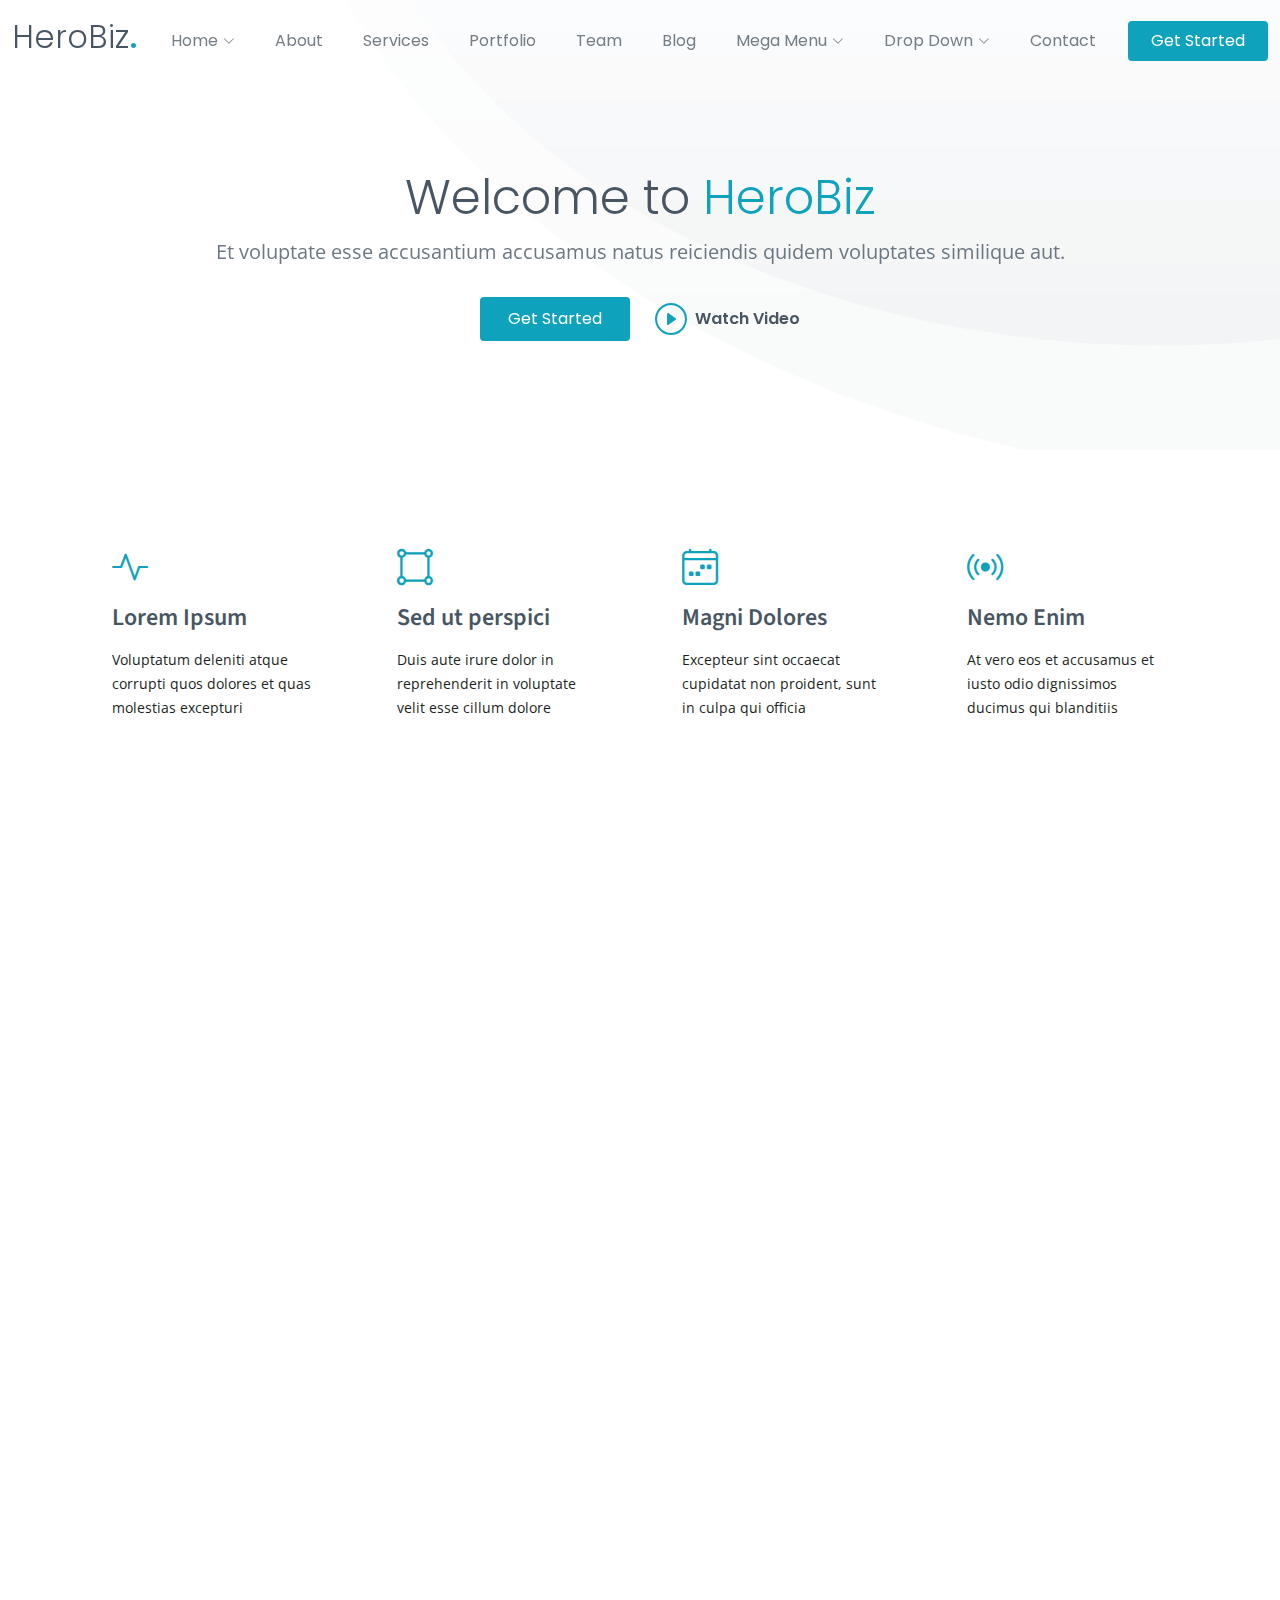
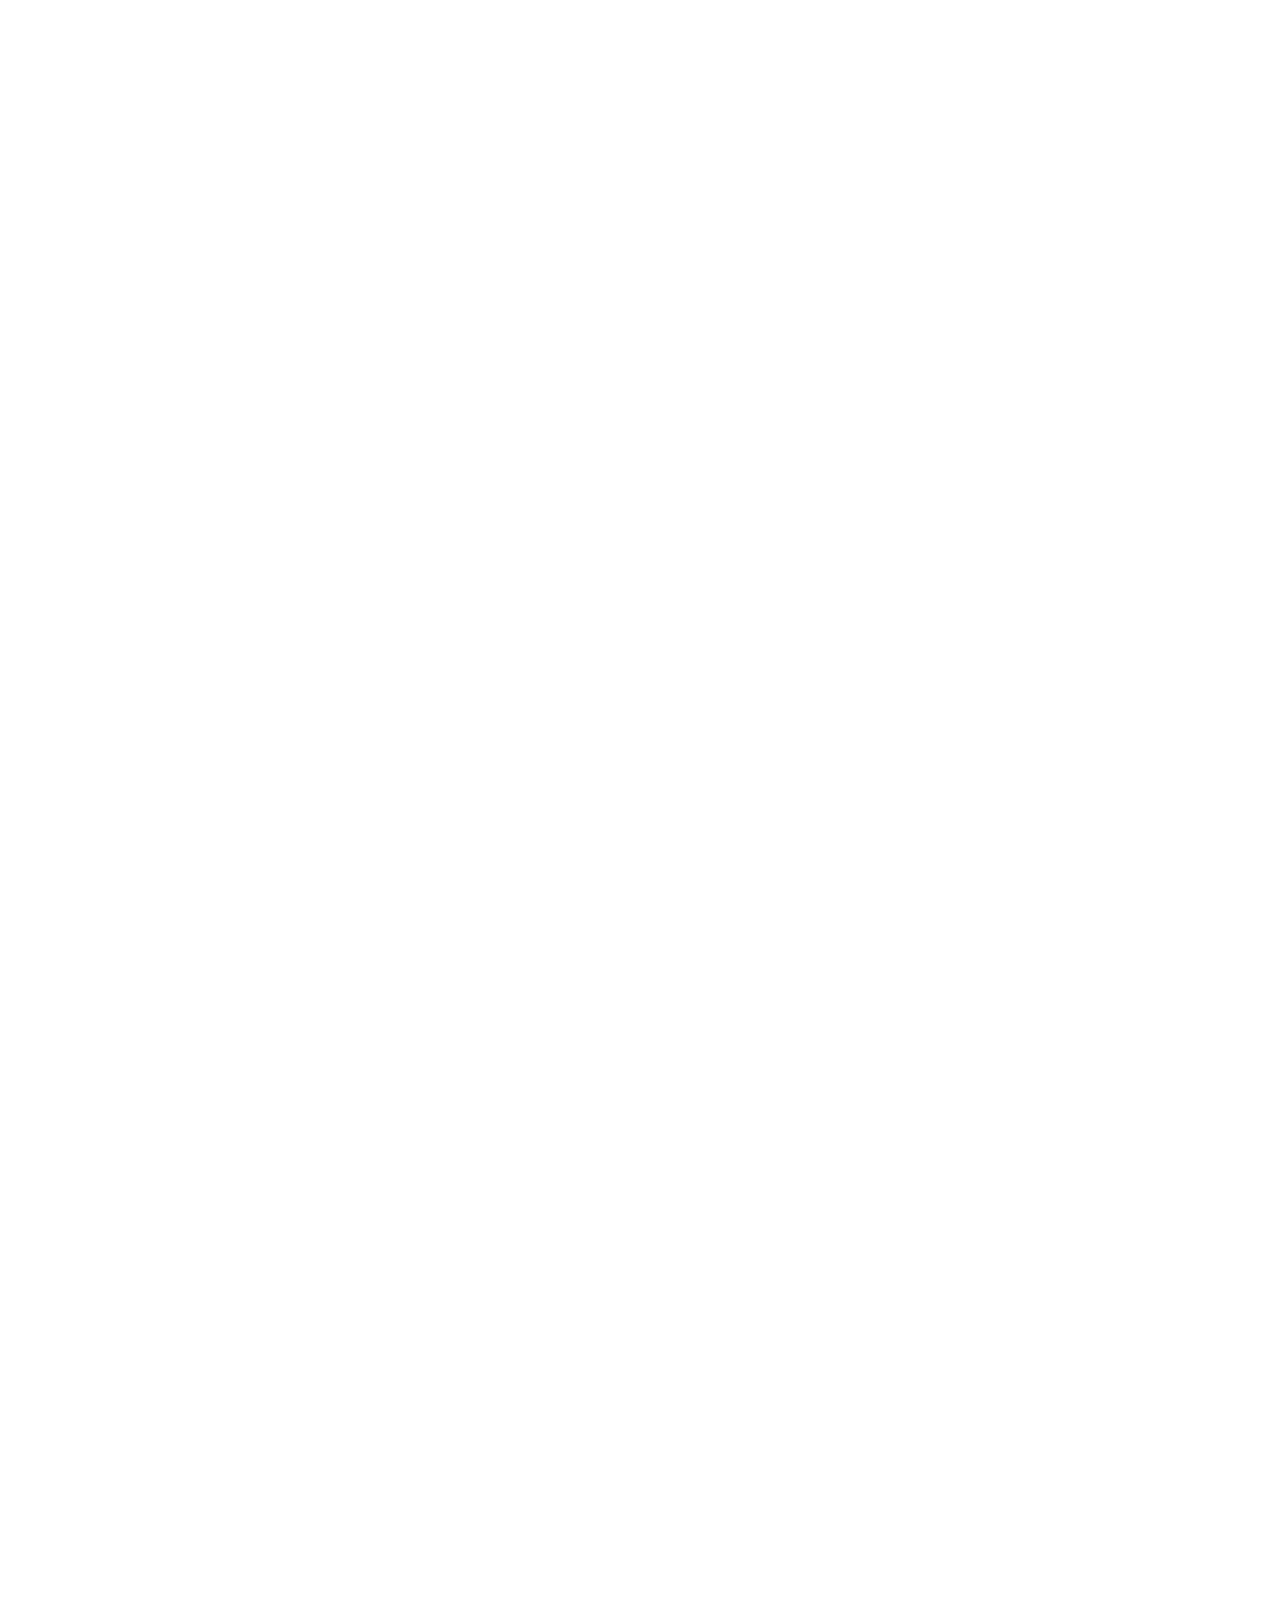
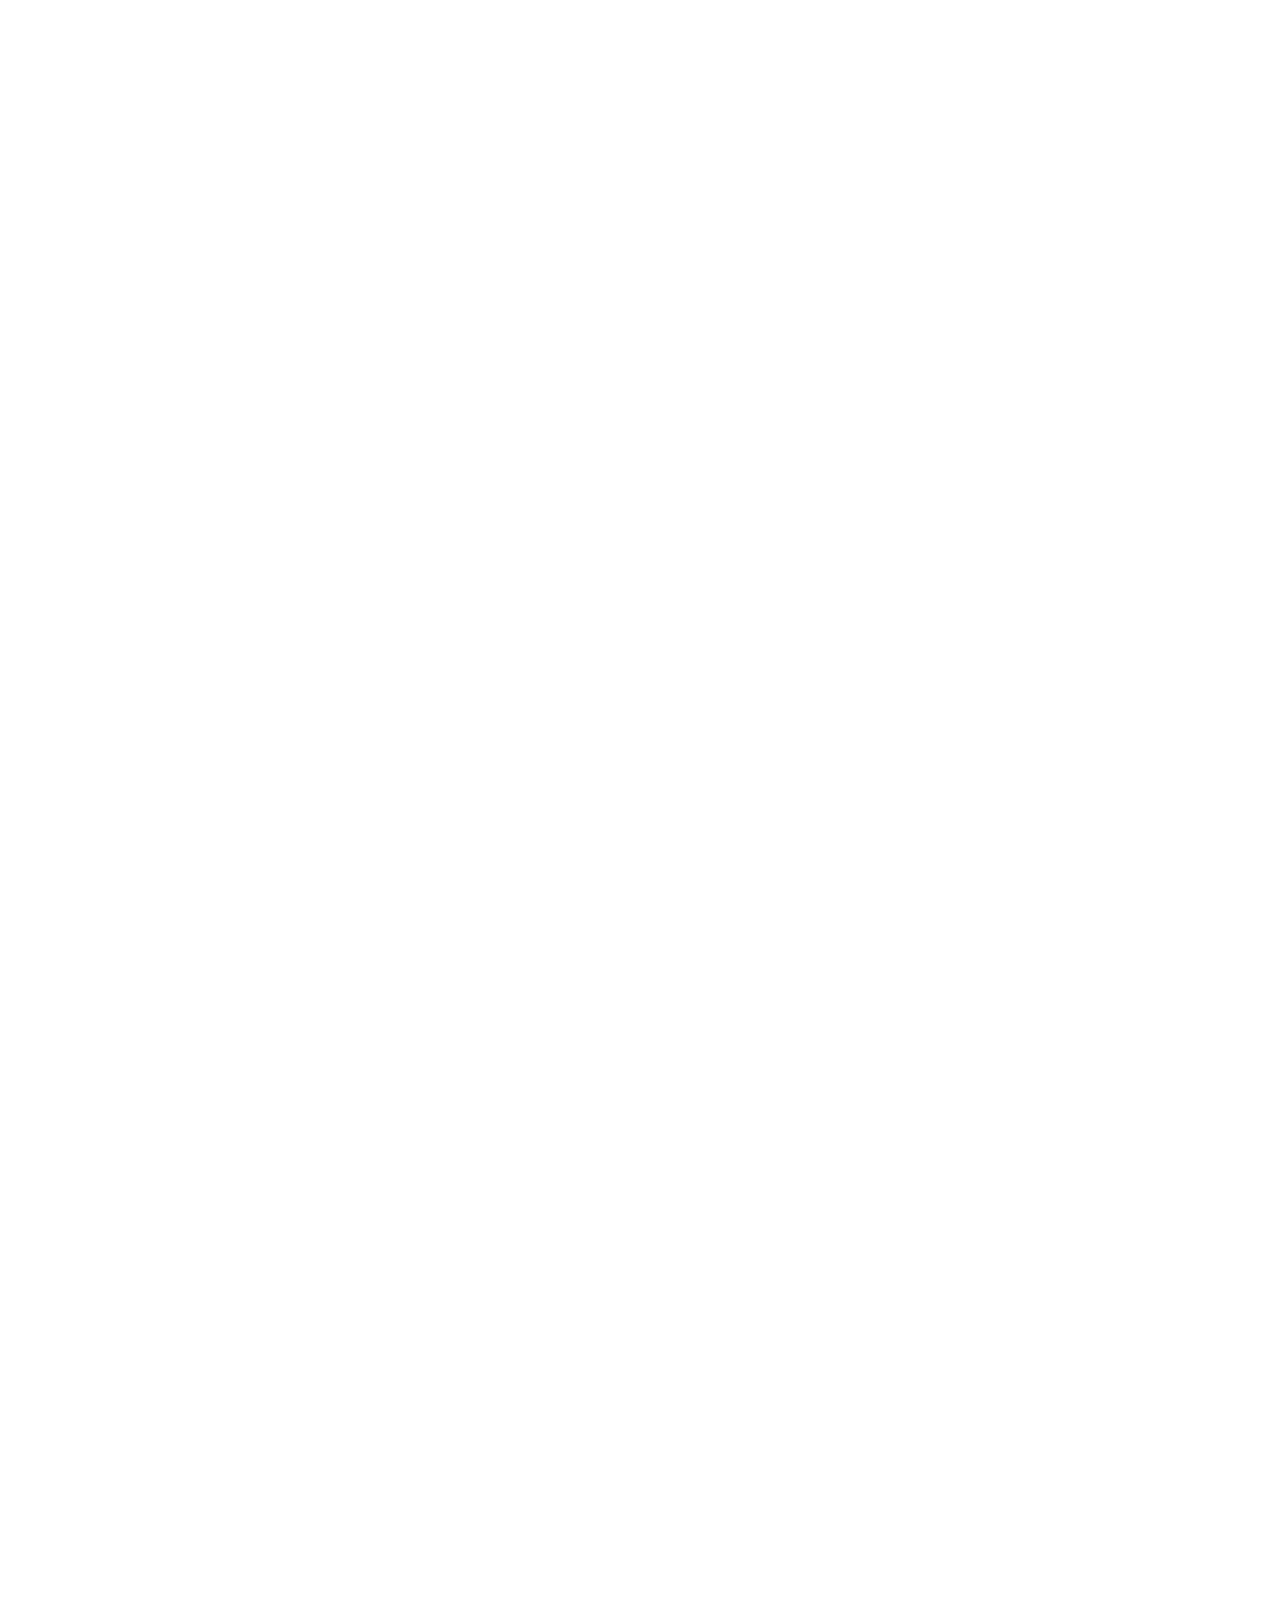
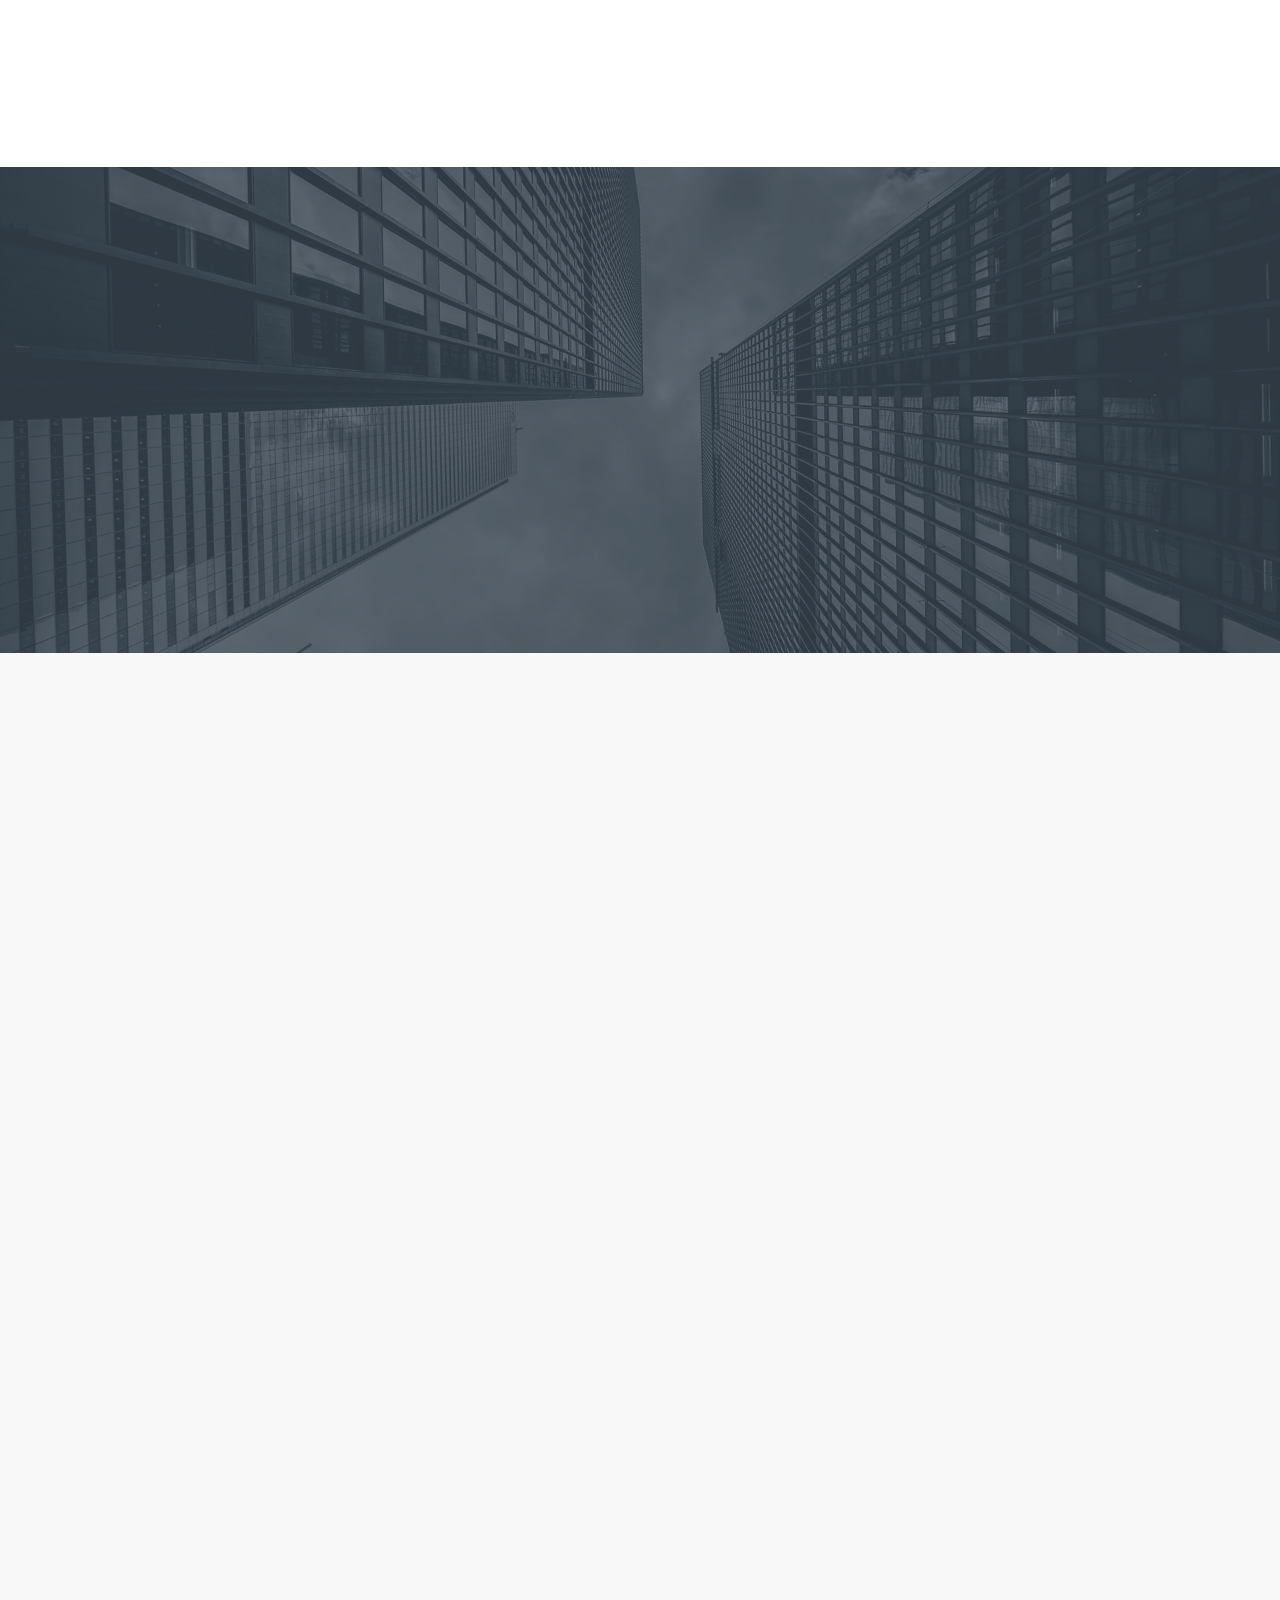
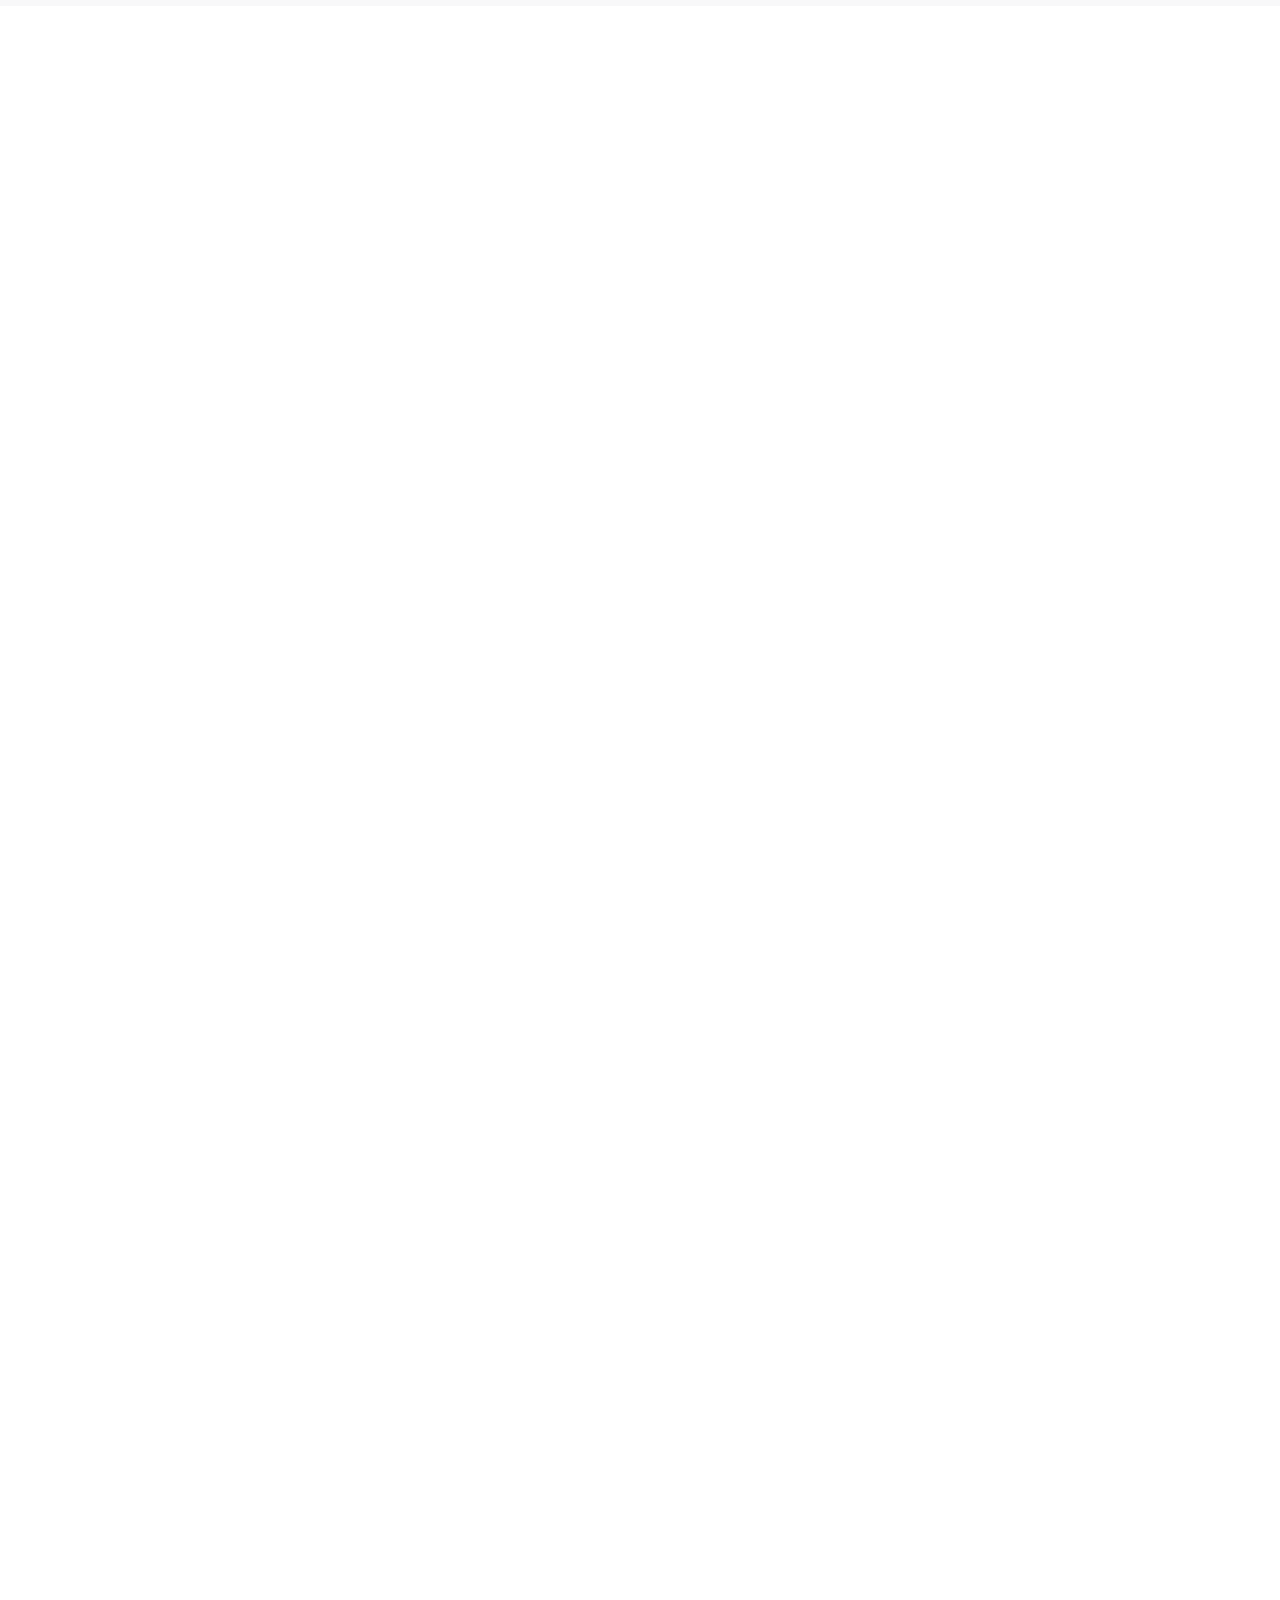
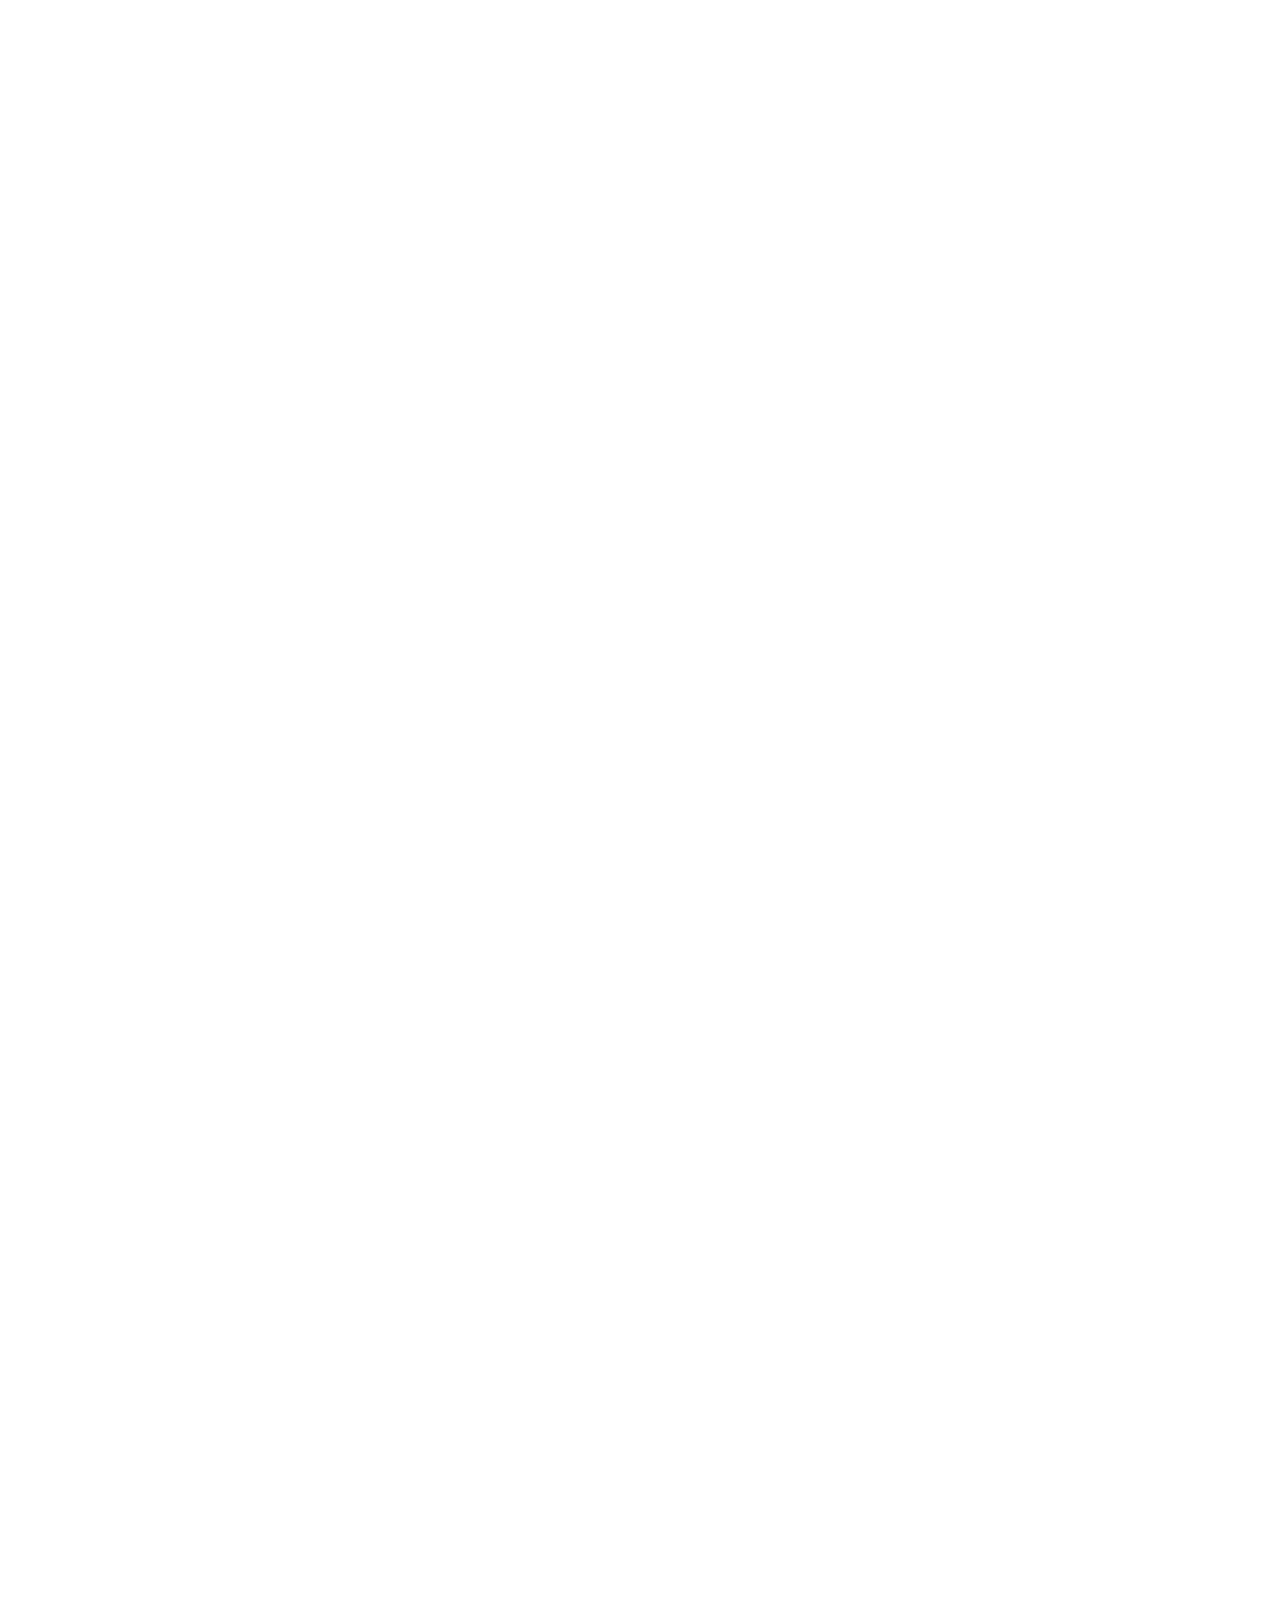
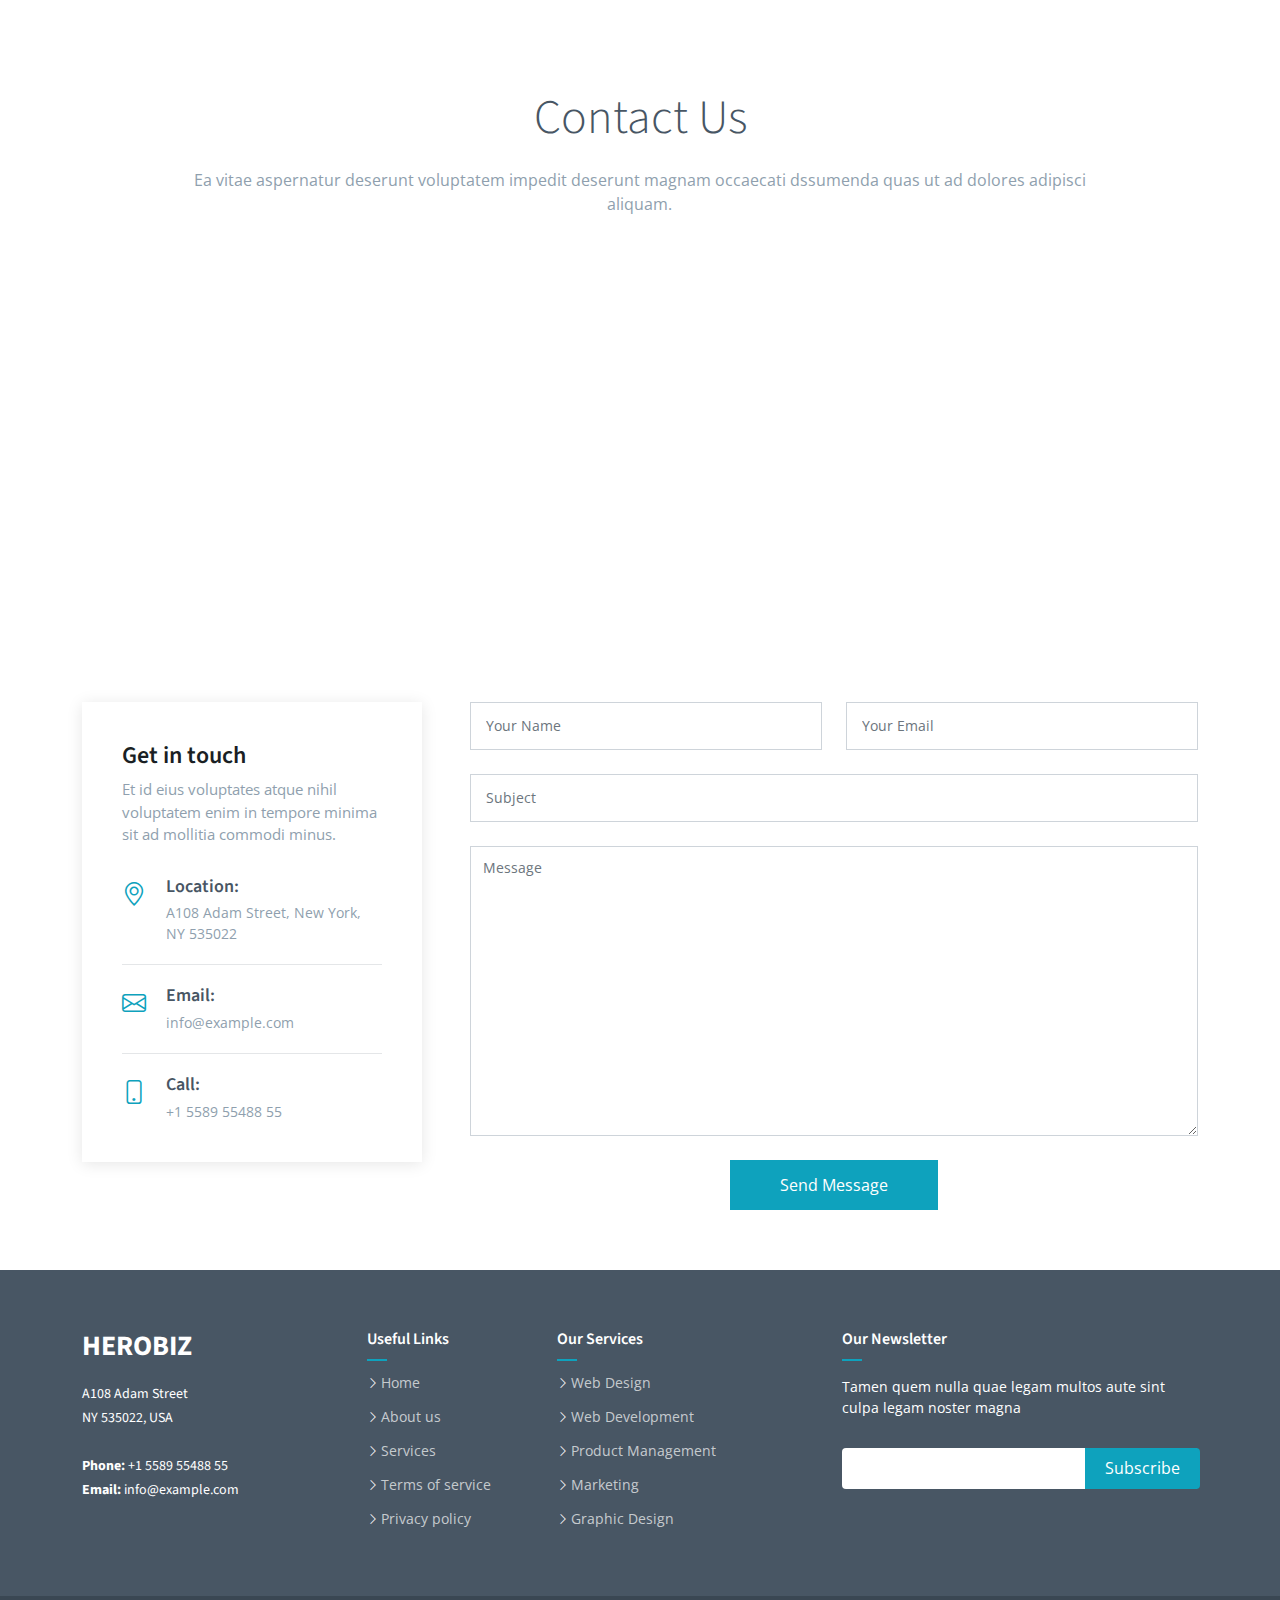
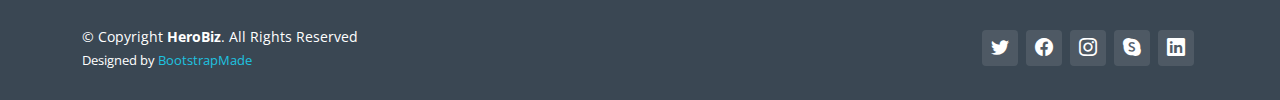
<file: index-4.html>
<!DOCTYPE html>
<html lang="en">

<head>
  <meta charset="utf-8">
  <meta content="width=device-width, initial-scale=1.0" name="viewport">

  <title>HeroBiz Bootstrap Template - Home 4</title>
  <meta content="" name="description">
  <meta content="" name="keywords">

  <!-- Favicons -->
  <link href="assets/img/favicon.png" rel="icon">
  <link href="assets/img/apple-touch-icon.png" rel="apple-touch-icon">

  <!-- Google Fonts -->
  <link rel="preconnect" href="https://fonts.googleapis.com">
  <link rel="preconnect" href="https://fonts.gstatic.com" crossorigin>
  <link href="https://fonts.googleapis.com/css2?family=Open+Sans:ital,wght@0,300;0,400;0,500;0,600;0,700;1,300;1,400;1,500;1,600;1,700&family=Poppins:ital,wght@0,300;0,400;0,500;0,600;0,700;1,300;1,400;1,500;1,600;1,700&family=Source+Sans+Pro:ital,wght@0,300;0,400;0,600;0,700;1,300;1,400;1,600;1,700&display=swap" rel="stylesheet">

  <!-- Vendor CSS Files -->
  <link href="assets/vendor/bootstrap/css/bootstrap.min.css" rel="stylesheet">
  <link href="assets/vendor/bootstrap-icons/bootstrap-icons.css" rel="stylesheet">
  <link href="assets/vendor/aos/aos.css" rel="stylesheet">
  <link href="assets/vendor/glightbox/css/glightbox.min.css" rel="stylesheet">
  <link href="assets/vendor/swiper/swiper-bundle.min.css" rel="stylesheet">

  <!-- Variables CSS Files. Uncomment your preferred color scheme -->
  <link href="assets/css/variables.css" rel="stylesheet">
  <!-- <link href="assets/css/variables-blue.css" rel="stylesheet"> -->
  <!-- <link href="assets/css/variables-green.css" rel="stylesheet"> -->
  <!-- <link href="assets/css/variables-orange.css" rel="stylesheet"> -->
  <!-- <link href="assets/css/variables-purple.css" rel="stylesheet"> -->
  <!-- <link href="assets/css/variables-red.css" rel="stylesheet"> -->
  <!-- <link href="assets/css/variables-pink.css" rel="stylesheet"> -->

  <!-- Template Main CSS File -->
  <link href="assets/css/main.css" rel="stylesheet">

  <!-- =======================================================
  * Template Name: HeroBiz - v2.4.0
  * Template URL: https://bootstrapmade.com/herobiz-bootstrap-business-template/
  * Author: BootstrapMade.com
  * License: https://bootstrapmade.com/license/
  ======================================================== -->
</head>

<body>

  <!-- ======= Header ======= -->
  <header id="header" class="header fixed-top" data-scrollto-offset="0">
    <div class="container-fluid d-flex align-items-center justify-content-between">

      <a href="index.html" class="logo d-flex align-items-center scrollto me-auto me-lg-0">
        <!-- Uncomment the line below if you also wish to use an image logo -->
        <!-- <img src="assets/img/logo.png" alt=""> -->
        <h1>HeroBiz<span>.</span></h1>
      </a>

      <nav id="navbar" class="navbar">
        <ul>

          <li class="dropdown"><a href="#"><span>Home</span> <i class="bi bi-chevron-down dropdown-indicator"></i></a>
            <ul>
              <li><a href="index.html">Home 1 - index.html</a></li>
              <li><a href="index-2.html">Home 2 - index-2.html</a></li>
              <li><a href="index-3.html">Home 3 - index-3.html</a></li>
              <li><a href="index-4.html" class="active">Home 4 - index-4.html</a></li>
            </ul>
          </li>

          <li><a class="nav-link scrollto" href="index.html#about">About</a></li>
          <li><a class="nav-link scrollto" href="index.html#services">Services</a></li>
          <li><a class="nav-link scrollto" href="index.html#portfolio">Portfolio</a></li>
          <li><a class="nav-link scrollto" href="index.html#team">Team</a></li>
          <li><a href="blog.html">Blog</a></li>
          <li class="dropdown megamenu"><a href="#"><span>Mega Menu</span> <i class="bi bi-chevron-down dropdown-indicator"></i></a>
            <ul>
              <li>
                <a href="#">Column 1 link 1</a>
                <a href="#">Column 1 link 2</a>
                <a href="#">Column 1 link 3</a>
              </li>
              <li>
                <a href="#">Column 2 link 1</a>
                <a href="#">Column 2 link 2</a>
                <a href="#">Column 3 link 3</a>
              </li>
              <li>
                <a href="#">Column 3 link 1</a>
                <a href="#">Column 3 link 2</a>
                <a href="#">Column 3 link 3</a>
              </li>
              <li>
                <a href="#">Column 4 link 1</a>
                <a href="#">Column 4 link 2</a>
                <a href="#">Column 4 link 3</a>
              </li>
            </ul>
          </li>
          <li class="dropdown"><a href="#"><span>Drop Down</span> <i class="bi bi-chevron-down dropdown-indicator"></i></a>
            <ul>
              <li><a href="#">Drop Down 1</a></li>
              <li class="dropdown"><a href="#"><span>Deep Drop Down</span> <i class="bi bi-chevron-down dropdown-indicator"></i></a>
                <ul>
                  <li><a href="#">Deep Drop Down 1</a></li>
                  <li><a href="#">Deep Drop Down 2</a></li>
                  <li><a href="#">Deep Drop Down 3</a></li>
                  <li><a href="#">Deep Drop Down 4</a></li>
                  <li><a href="#">Deep Drop Down 5</a></li>
                </ul>
              </li>
              <li><a href="#">Drop Down 2</a></li>
              <li><a href="#">Drop Down 3</a></li>
              <li><a href="#">Drop Down 4</a></li>
            </ul>
          </li>
          <li><a class="nav-link scrollto" href="index.html#contact">Contact</a></li>
        </ul>
        <i class="bi bi-list mobile-nav-toggle d-none"></i>
      </nav><!-- .navbar -->

      <a class="btn-getstarted scrollto" href="index.html#about">Get Started</a>

    </div>
  </header><!-- End Header -->

  <section id="hero-static" class="hero-static d-flex align-items-center">
    <div class="container d-flex flex-column justify-content-center align-items-center text-center position-relative" data-aos="zoom-out">
      <h2>Welcome to <span>HeroBiz</span></h2>
      <p>Et voluptate esse accusantium accusamus natus reiciendis quidem voluptates similique aut.</p>
      <div class="d-flex">
        <a href="#about" class="btn-get-started scrollto">Get Started</a>
        <a href="https://www.youtube.com/watch?v=LXb3EKWsInQ" class="glightbox btn-watch-video d-flex align-items-center"><i class="bi bi-play-circle"></i><span>Watch Video</span></a>
      </div>
    </div>
  </section>

  <main id="main">

    <!-- ======= Featured Services Section ======= -->
    <section id="featured-services" class="featured-services">
      <div class="container">

        <div class="row gy-4">

          <div class="col-xl-3 col-md-6 d-flex" data-aos="zoom-out">
            <div class="service-item position-relative">
              <div class="icon"><i class="bi bi-activity icon"></i></div>
              <h4><a href="" class="stretched-link">Lorem Ipsum</a></h4>
              <p>Voluptatum deleniti atque corrupti quos dolores et quas molestias excepturi</p>
            </div>
          </div><!-- End Service Item -->

          <div class="col-xl-3 col-md-6 d-flex" data-aos="zoom-out" data-aos-delay="200">
            <div class="service-item position-relative">
              <div class="icon"><i class="bi bi-bounding-box-circles icon"></i></div>
              <h4><a href="" class="stretched-link">Sed ut perspici</a></h4>
              <p>Duis aute irure dolor in reprehenderit in voluptate velit esse cillum dolore</p>
            </div>
          </div><!-- End Service Item -->

          <div class="col-xl-3 col-md-6 d-flex" data-aos="zoom-out" data-aos-delay="400">
            <div class="service-item position-relative">
              <div class="icon"><i class="bi bi-calendar4-week icon"></i></div>
              <h4><a href="" class="stretched-link">Magni Dolores</a></h4>
              <p>Excepteur sint occaecat cupidatat non proident, sunt in culpa qui officia</p>
            </div>
          </div><!-- End Service Item -->

          <div class="col-xl-3 col-md-6 d-flex" data-aos="zoom-out" data-aos-delay="600">
            <div class="service-item position-relative">
              <div class="icon"><i class="bi bi-broadcast icon"></i></div>
              <h4><a href="" class="stretched-link">Nemo Enim</a></h4>
              <p>At vero eos et accusamus et iusto odio dignissimos ducimus qui blanditiis</p>
            </div>
          </div><!-- End Service Item -->

        </div>

      </div>
    </section><!-- End Featured Services Section -->

    <!-- ======= About Section ======= -->
    <section id="about" class="about">
      <div class="container" data-aos="fade-up">

        <div class="section-header">
          <h2>About Us</h2>
          <p>Architecto nobis eos vel nam quidem vitae temporibus voluptates qui hic deserunt iusto omnis nam voluptas asperiores sequi tenetur dolores incidunt enim voluptatem magnam cumque fuga.</p>
        </div>

        <div class="row g-4 g-lg-5" data-aos="fade-up" data-aos-delay="200">

          <div class="col-lg-5">
            <div class="about-img">
              <img src="assets/img/about.jpg" class="img-fluid" alt="">
            </div>
          </div>

          <div class="col-lg-7">
            <h3 class="pt-0 pt-lg-5">Neque officiis dolore maiores et exercitationem quae est seda lidera pat claero</h3>

            <!-- Tabs -->
            <ul class="nav nav-pills mb-3">
              <li><a class="nav-link active" data-bs-toggle="pill" href="#tab1">Saepe fuga</a></li>
              <li><a class="nav-link" data-bs-toggle="pill" href="#tab2">Voluptates</a></li>
              <li><a class="nav-link" data-bs-toggle="pill" href="#tab3">Corrupti</a></li>
            </ul><!-- End Tabs -->

            <!-- Tab Content -->
            <div class="tab-content">

              <div class="tab-pane fade show active" id="tab1">

                <p class="fst-italic">Consequuntur inventore voluptates consequatur aut vel et. Eos doloribus expedita. Sapiente atque consequatur minima nihil quae aspernatur quo suscipit voluptatem.</p>

                <div class="d-flex align-items-center mt-4">
                  <i class="bi bi-check2"></i>
                  <h4>Repudiandae rerum velit modi et officia quasi facilis</h4>
                </div>
                <p>Laborum omnis voluptates voluptas qui sit aliquam blanditiis. Sapiente minima commodi dolorum non eveniet magni quaerat nemo et.</p>

                <div class="d-flex align-items-center mt-4">
                  <i class="bi bi-check2"></i>
                  <h4>Incidunt non veritatis illum ea ut nisi</h4>
                </div>
                <p>Non quod totam minus repellendus autem sint velit. Rerum debitis facere soluta tenetur. Iure molestiae assumenda sunt qui inventore eligendi voluptates nisi at. Dolorem quo tempora. Quia et perferendis.</p>

                <div class="d-flex align-items-center mt-4">
                  <i class="bi bi-check2"></i>
                  <h4>Omnis ab quia nemo dignissimos rem eum quos..</h4>
                </div>
                <p>Eius alias aut cupiditate. Dolor voluptates animi ut blanditiis quos nam. Magnam officia aut ut alias quo explicabo ullam esse. Sunt magnam et dolorem eaque magnam odit enim quaerat. Vero error error voluptatem eum.</p>

              </div><!-- End Tab 1 Content -->

              <div class="tab-pane fade show" id="tab2">

                <p class="fst-italic">Consequuntur inventore voluptates consequatur aut vel et. Eos doloribus expedita. Sapiente atque consequatur minima nihil quae aspernatur quo suscipit voluptatem.</p>

                <div class="d-flex align-items-center mt-4">
                  <i class="bi bi-check2"></i>
                  <h4>Repudiandae rerum velit modi et officia quasi facilis</h4>
                </div>
                <p>Laborum omnis voluptates voluptas qui sit aliquam blanditiis. Sapiente minima commodi dolorum non eveniet magni quaerat nemo et.</p>

                <div class="d-flex align-items-center mt-4">
                  <i class="bi bi-check2"></i>
                  <h4>Incidunt non veritatis illum ea ut nisi</h4>
                </div>
                <p>Non quod totam minus repellendus autem sint velit. Rerum debitis facere soluta tenetur. Iure molestiae assumenda sunt qui inventore eligendi voluptates nisi at. Dolorem quo tempora. Quia et perferendis.</p>

                <div class="d-flex align-items-center mt-4">
                  <i class="bi bi-check2"></i>
                  <h4>Omnis ab quia nemo dignissimos rem eum quos..</h4>
                </div>
                <p>Eius alias aut cupiditate. Dolor voluptates animi ut blanditiis quos nam. Magnam officia aut ut alias quo explicabo ullam esse. Sunt magnam et dolorem eaque magnam odit enim quaerat. Vero error error voluptatem eum.</p>

              </div><!-- End Tab 2 Content -->

              <div class="tab-pane fade show" id="tab3">

                <p class="fst-italic">Consequuntur inventore voluptates consequatur aut vel et. Eos doloribus expedita. Sapiente atque consequatur minima nihil quae aspernatur quo suscipit voluptatem.</p>

                <div class="d-flex align-items-center mt-4">
                  <i class="bi bi-check2"></i>
                  <h4>Repudiandae rerum velit modi et officia quasi facilis</h4>
                </div>
                <p>Laborum omnis voluptates voluptas qui sit aliquam blanditiis. Sapiente minima commodi dolorum non eveniet magni quaerat nemo et.</p>

                <div class="d-flex align-items-center mt-4">
                  <i class="bi bi-check2"></i>
                  <h4>Incidunt non veritatis illum ea ut nisi</h4>
                </div>
                <p>Non quod totam minus repellendus autem sint velit. Rerum debitis facere soluta tenetur. Iure molestiae assumenda sunt qui inventore eligendi voluptates nisi at. Dolorem quo tempora. Quia et perferendis.</p>

                <div class="d-flex align-items-center mt-4">
                  <i class="bi bi-check2"></i>
                  <h4>Omnis ab quia nemo dignissimos rem eum quos..</h4>
                </div>
                <p>Eius alias aut cupiditate. Dolor voluptates animi ut blanditiis quos nam. Magnam officia aut ut alias quo explicabo ullam esse. Sunt magnam et dolorem eaque magnam odit enim quaerat. Vero error error voluptatem eum.</p>

              </div><!-- End Tab 3 Content -->

            </div>

          </div>

        </div>

      </div>
    </section><!-- End About Section -->

    <!-- ======= Clients Section ======= -->
    <section id="clients" class="clients">
      <div class="container" data-aos="zoom-out">

        <div class="clients-slider swiper">
          <div class="swiper-wrapper align-items-center">
            <div class="swiper-slide"><img src="assets/img/clients/client-1.png" class="img-fluid" alt=""></div>
            <div class="swiper-slide"><img src="assets/img/clients/client-2.png" class="img-fluid" alt=""></div>
            <div class="swiper-slide"><img src="assets/img/clients/client-3.png" class="img-fluid" alt=""></div>
            <div class="swiper-slide"><img src="assets/img/clients/client-4.png" class="img-fluid" alt=""></div>
            <div class="swiper-slide"><img src="assets/img/clients/client-5.png" class="img-fluid" alt=""></div>
            <div class="swiper-slide"><img src="assets/img/clients/client-6.png" class="img-fluid" alt=""></div>
            <div class="swiper-slide"><img src="assets/img/clients/client-7.png" class="img-fluid" alt=""></div>
            <div class="swiper-slide"><img src="assets/img/clients/client-8.png" class="img-fluid" alt=""></div>
          </div>
        </div>

      </div>
    </section><!-- End Clients Section -->

    <!-- ======= Call To Action Section ======= -->
    <section id="cta" class="cta">
      <div class="container" data-aos="zoom-out">

        <div class="row g-5">

          <div class="col-lg-8 col-md-6 content d-flex flex-column justify-content-center order-last order-md-first">
            <h3>Alias sunt quas <em>Cupiditate</em> oluptas hic minima</h3>
            <p> Duis aute irure dolor in reprehenderit in voluptate velit esse cillum dolore eu fugiat nulla pariatur. Excepteur sint occaecat cupidatat non proident, sunt in culpa qui officia deserunt mollit anim id est laborum.</p>
            <a class="cta-btn align-self-start" href="#">Call To Action</a>
          </div>

          <div class="col-lg-4 col-md-6 order-first order-md-last d-flex align-items-center">
            <div class="img">
              <img src="assets/img/cta.jpg" alt="" class="img-fluid">
            </div>
          </div>

        </div>

      </div>
    </section><!-- End Call To Action Section -->

    <!-- ======= On Focus Section ======= -->
    <section id="onfocus" class="onfocus">
      <div class="container-fluid p-0" data-aos="fade-up">

        <div class="row g-0">
          <div class="col-lg-6 video-play position-relative">
            <a href="https://www.youtube.com/watch?v=LXb3EKWsInQ" class="glightbox play-btn"></a>
          </div>
          <div class="col-lg-6">
            <div class="content d-flex flex-column justify-content-center h-100">
              <h3>Voluptatem dignissimos provident quasi corporis</h3>
              <p class="fst-italic">
                Lorem ipsum dolor sit amet, consectetur adipiscing elit, sed do eiusmod tempor incididunt ut labore et dolore
                magna aliqua.
              </p>
              <ul>
                <li><i class="bi bi-check-circle"></i> Ullamco laboris nisi ut aliquip ex ea commodo consequat.</li>
                <li><i class="bi bi-check-circle"></i> Duis aute irure dolor in reprehenderit in voluptate velit.</li>
                <li><i class="bi bi-check-circle"></i> Ullamco laboris nisi ut aliquip ex ea commodo consequat. Duis aute irure dolor in reprehenderit in voluptate trideta storacalaperda mastiro dolore eu fugiat nulla pariatur.</li>
              </ul>
              <a href="#" class="read-more align-self-start"><span>Read More</span><i class="bi bi-arrow-right"></i></a>
            </div>
          </div>
        </div>

      </div>
    </section><!-- End On Focus Section -->

    <!-- ======= Features Section ======= -->
    <section id="features" class="features">
      <div class="container" data-aos="fade-up">

        <ul class="nav nav-tabs row gy-4 d-flex">

          <li class="nav-item col-6 col-md-4 col-lg-2">
            <a class="nav-link active show" data-bs-toggle="tab" data-bs-target="#tab-1">
              <i class="bi bi-binoculars color-cyan"></i>
              <h4>Modinest</h4>
            </a>
          </li><!-- End Tab 1 Nav -->

          <li class="nav-item col-6 col-md-4 col-lg-2">
            <a class="nav-link" data-bs-toggle="tab" data-bs-target="#tab-2">
              <i class="bi bi-box-seam color-indigo"></i>
              <h4>Undaesenti</h4>
            </a>
          </li><!-- End Tab 2 Nav -->

          <li class="nav-item col-6 col-md-4 col-lg-2">
            <a class="nav-link" data-bs-toggle="tab" data-bs-target="#tab-3">
              <i class="bi bi-brightness-high color-teal"></i>
              <h4>Pariatur</h4>
            </a>
          </li><!-- End Tab 3 Nav -->

          <li class="nav-item col-6 col-md-4 col-lg-2">
            <a class="nav-link" data-bs-toggle="tab" data-bs-target="#tab-4">
              <i class="bi bi-command color-red"></i>
              <h4>Nostrum</h4>
            </a>
          </li><!-- End Tab 4 Nav -->

          <li class="nav-item col-6 col-md-4 col-lg-2">
            <a class="nav-link" data-bs-toggle="tab" data-bs-target="#tab-5">
              <i class="bi bi-easel color-blue"></i>
              <h4>Adipiscing</h4>
            </a>
          </li><!-- End Tab 5 Nav -->

          <li class="nav-item col-6 col-md-4 col-lg-2">
            <a class="nav-link" data-bs-toggle="tab" data-bs-target="#tab-6">
              <i class="bi bi-map color-orange"></i>
              <h4>Reprehit</h4>
            </a>
          </li><!-- End Tab 6 Nav -->

        </ul>

        <div class="tab-content">

          <div class="tab-pane active show" id="tab-1">
            <div class="row gy-4">
              <div class="col-lg-8 order-2 order-lg-1" data-aos="fade-up" data-aos-delay="100">
                <h3>Modinest</h3>
                <p class="fst-italic">
                  Lorem ipsum dolor sit amet, consectetur adipiscing elit, sed do eiusmod tempor incididunt ut labore et dolore
                  magna aliqua.
                </p>
                <ul>
                  <li><i class="bi bi-check-circle-fill"></i> Ullamco laboris nisi ut aliquip ex ea commodo consequat.</li>
                  <li><i class="bi bi-check-circle-fill"></i> Duis aute irure dolor in reprehenderit in voluptate velit.</li>
                  <li><i class="bi bi-check-circle-fill"></i> Ullamco laboris nisi ut aliquip ex ea commodo consequat. Duis aute irure dolor in reprehenderit in voluptate trideta storacalaperda mastiro dolore eu fugiat nulla pariatur.</li>
                </ul>
                <p>
                  Ullamco laboris nisi ut aliquip ex ea commodo consequat. Duis aute irure dolor in reprehenderit in voluptate
                  velit esse cillum dolore eu fugiat nulla pariatur. Excepteur sint occaecat cupidatat non proident, sunt in
                  culpa qui officia deserunt mollit anim id est laborum
                </p>
              </div>
              <div class="col-lg-4 order-1 order-lg-2 text-center" data-aos="fade-up" data-aos-delay="200">
                <img src="assets/img/features-1.svg" alt="" class="img-fluid">
              </div>
            </div>
          </div><!-- End Tab Content 1 -->

          <div class="tab-pane" id="tab-2">
            <div class="row gy-4">
              <div class="col-lg-8 order-2 order-lg-1">
                <h3>Undaesenti</h3>
                <p>
                  Ullamco laboris nisi ut aliquip ex ea commodo consequat. Duis aute irure dolor in reprehenderit in voluptate
                  velit esse cillum dolore eu fugiat nulla pariatur. Excepteur sint occaecat cupidatat non proident, sunt in
                  culpa qui officia deserunt mollit anim id est laborum
                </p>
                <p class="fst-italic">
                  Lorem ipsum dolor sit amet, consectetur adipiscing elit, sed do eiusmod tempor incididunt ut labore et dolore
                  magna aliqua.
                </p>
                <ul>
                  <li><i class="bi bi-check-circle-fill"></i> Ullamco laboris nisi ut aliquip ex ea commodo consequat.</li>
                  <li><i class="bi bi-check-circle-fill"></i> Duis aute irure dolor in reprehenderit in voluptate velit.</li>
                  <li><i class="bi bi-check-circle-fill"></i> Provident mollitia neque rerum asperiores dolores quos qui a. Ipsum neque dolor voluptate nisi sed.</li>
                  <li><i class="bi bi-check-circle-fill"></i> Ullamco laboris nisi ut aliquip ex ea commodo consequat. Duis aute irure dolor in reprehenderit in voluptate trideta storacalaperda mastiro dolore eu fugiat nulla pariatur.</li>
                </ul>
              </div>
              <div class="col-lg-4 order-1 order-lg-2 text-center">
                <img src="assets/img/features-2.svg" alt="" class="img-fluid">
              </div>
            </div>
          </div><!-- End Tab Content 2 -->

          <div class="tab-pane" id="tab-3">
            <div class="row gy-4">
              <div class="col-lg-8 order-2 order-lg-1">
                <h3>Pariatur</h3>
                <p>
                  Ullamco laboris nisi ut aliquip ex ea commodo consequat. Duis aute irure dolor in reprehenderit in voluptate
                  velit esse cillum dolore eu fugiat nulla pariatur. Excepteur sint occaecat cupidatat non proident, sunt in
                  culpa qui officia deserunt mollit anim id est laborum
                </p>
                <ul>
                  <li><i class="bi bi-check-circle-fill"></i> Ullamco laboris nisi ut aliquip ex ea commodo consequat.</li>
                  <li><i class="bi bi-check-circle-fill"></i> Duis aute irure dolor in reprehenderit in voluptate velit.</li>
                  <li><i class="bi bi-check-circle-fill"></i> Provident mollitia neque rerum asperiores dolores quos qui a. Ipsum neque dolor voluptate nisi sed.</li>
                </ul>
                <p class="fst-italic">
                  Lorem ipsum dolor sit amet, consectetur adipiscing elit, sed do eiusmod tempor incididunt ut labore et dolore
                  magna aliqua.
                </p>
              </div>
              <div class="col-lg-4 order-1 order-lg-2 text-center">
                <img src="assets/img/features-3.svg" alt="" class="img-fluid">
              </div>
            </div>
          </div><!-- End Tab Content 3 -->

          <div class="tab-pane" id="tab-4">
            <div class="row gy-4">
              <div class="col-lg-8 order-2 order-lg-1">
                <h3>Nostrum</h3>
                <p>
                  Ullamco laboris nisi ut aliquip ex ea commodo consequat. Duis aute irure dolor in reprehenderit in voluptate
                  velit esse cillum dolore eu fugiat nulla pariatur. Excepteur sint occaecat cupidatat non proident, sunt in
                  culpa qui officia deserunt mollit anim id est laborum
                </p>
                <p class="fst-italic">
                  Lorem ipsum dolor sit amet, consectetur adipiscing elit, sed do eiusmod tempor incididunt ut labore et dolore
                  magna aliqua.
                </p>
                <ul>
                  <li><i class="bi bi-check-circle-fill"></i> Ullamco laboris nisi ut aliquip ex ea commodo consequat.</li>
                  <li><i class="bi bi-check-circle-fill"></i> Duis aute irure dolor in reprehenderit in voluptate velit.</li>
                  <li><i class="bi bi-check-circle-fill"></i> Ullamco laboris nisi ut aliquip ex ea commodo consequat. Duis aute irure dolor in reprehenderit in voluptate trideta storacalaperda mastiro dolore eu fugiat nulla pariatur.</li>
                </ul>
              </div>
              <div class="col-lg-4 order-1 order-lg-2 text-center">
                <img src="assets/img/features-4.svg" alt="" class="img-fluid">
              </div>
            </div>
          </div><!-- End Tab Content 4 -->

          <div class="tab-pane" id="tab-5">
            <div class="row gy-4">
              <div class="col-lg-8 order-2 order-lg-1">
                <h3>Adipiscing</h3>
                <p>
                  Ullamco laboris nisi ut aliquip ex ea commodo consequat. Duis aute irure dolor in reprehenderit in voluptate
                  velit esse cillum dolore eu fugiat nulla pariatur. Excepteur sint occaecat cupidatat non proident, sunt in
                  culpa qui officia deserunt mollit anim id est laborum
                </p>
                <p class="fst-italic">
                  Lorem ipsum dolor sit amet, consectetur adipiscing elit, sed do eiusmod tempor incididunt ut labore et dolore
                  magna aliqua.
                </p>
                <ul>
                  <li><i class="bi bi-check-circle-fill"></i> Ullamco laboris nisi ut aliquip ex ea commodo consequat.</li>
                  <li><i class="bi bi-check-circle-fill"></i> Duis aute irure dolor in reprehenderit in voluptate velit.</li>
                  <li><i class="bi bi-check-circle-fill"></i> Ullamco laboris nisi ut aliquip ex ea commodo consequat. Duis aute irure dolor in reprehenderit in voluptate trideta storacalaperda mastiro dolore eu fugiat nulla pariatur.</li>
                </ul>
              </div>
              <div class="col-lg-4 order-1 order-lg-2 text-center">
                <img src="assets/img/features-5.svg" alt="" class="img-fluid">
              </div>
            </div>
          </div><!-- End Tab Content 5 -->

          <div class="tab-pane" id="tab-6">
            <div class="row gy-4">
              <div class="col-lg-8 order-2 order-lg-1">
                <h3>Reprehit</h3>
                <p>
                  Ullamco laboris nisi ut aliquip ex ea commodo consequat. Duis aute irure dolor in reprehenderit in voluptate
                  velit esse cillum dolore eu fugiat nulla pariatur. Excepteur sint occaecat cupidatat non proident, sunt in
                  culpa qui officia deserunt mollit anim id est laborum
                </p>
                <p class="fst-italic">
                  Lorem ipsum dolor sit amet, consectetur adipiscing elit, sed do eiusmod tempor incididunt ut labore et dolore
                  magna aliqua.
                </p>
                <ul>
                  <li><i class="bi bi-check-circle-fill"></i> Ullamco laboris nisi ut aliquip ex ea commodo consequat.</li>
                  <li><i class="bi bi-check-circle-fill"></i> Duis aute irure dolor in reprehenderit in voluptate velit.</li>
                  <li><i class="bi bi-check-circle-fill"></i> Ullamco laboris nisi ut aliquip ex ea commodo consequat. Duis aute irure dolor in reprehenderit in voluptate trideta storacalaperda mastiro dolore eu fugiat nulla pariatur.</li>
                </ul>
              </div>
              <div class="col-lg-4 order-1 order-lg-2 text-center">
                <img src="assets/img/features-6.svg" alt="" class="img-fluid">
              </div>
            </div>
          </div><!-- End Tab Content 6 -->

        </div>

      </div>
    </section><!-- End Features Section -->

    <!-- ======= Services Section ======= -->
    <section id="services" class="services">
      <div class="container" data-aos="fade-up">

        <div class="section-header">
          <h2>Our Services</h2>
          <p>Ea vitae aspernatur deserunt voluptatem impedit deserunt magnam occaecati dssumenda quas ut ad dolores adipisci aliquam.</p>
        </div>

        <div class="row gy-5">

          <div class="col-xl-4 col-md-6" data-aos="zoom-in" data-aos-delay="200">
            <div class="service-item">
              <div class="img">
                <img src="assets/img/services-1.jpg" class="img-fluid" alt="">
              </div>
              <div class="details position-relative">
                <div class="icon">
                  <i class="bi bi-activity"></i>
                </div>
                <a href="#" class="stretched-link">
                  <h3>Nesciunt Mete</h3>
                </a>
                <p>Provident nihil minus qui consequatur non omnis maiores. Eos accusantium minus dolores iure perferendis.</p>
              </div>
            </div>
          </div><!-- End Service Item -->

          <div class="col-xl-4 col-md-6" data-aos="zoom-in" data-aos-delay="300">
            <div class="service-item">
              <div class="img">
                <img src="assets/img/services-2.jpg" class="img-fluid" alt="">
              </div>
              <div class="details position-relative">
                <div class="icon">
                  <i class="bi bi-broadcast"></i>
                </div>
                <a href="#" class="stretched-link">
                  <h3>Eosle Commodi</h3>
                </a>
                <p>Ut autem aut autem non a. Sint sint sit facilis nam iusto sint. Libero corrupti neque eum hic non ut nesciunt dolorem.</p>
              </div>
            </div>
          </div><!-- End Service Item -->

          <div class="col-xl-4 col-md-6" data-aos="zoom-in" data-aos-delay="400">
            <div class="service-item">
              <div class="img">
                <img src="assets/img/services-3.jpg" class="img-fluid" alt="">
              </div>
              <div class="details position-relative">
                <div class="icon">
                  <i class="bi bi-easel"></i>
                </div>
                <a href="#" class="stretched-link">
                  <h3>Ledo Markt</h3>
                </a>
                <p>Ut excepturi voluptatem nisi sed. Quidem fuga consequatur. Minus ea aut. Vel qui id voluptas adipisci eos earum corrupti.</p>
              </div>
            </div>
          </div><!-- End Service Item -->

          <div class="col-xl-4 col-md-6" data-aos="zoom-in" data-aos-delay="500">
            <div class="service-item">
              <div class="img">
                <img src="assets/img/services-4.jpg" class="img-fluid" alt="">
              </div>
              <div class="details position-relative">
                <div class="icon">
                  <i class="bi bi-bounding-box-circles"></i>
                </div>
                <a href="#" class="stretched-link">
                  <h3>Asperiores Commodit</h3>
                </a>
                <p>Non et temporibus minus omnis sed dolor esse consequatur. Cupiditate sed error ea fuga sit provident adipisci neque.</p>
                <a href="#" class="stretched-link"></a>
              </div>
            </div>
          </div><!-- End Service Item -->

          <div class="col-xl-4 col-md-6" data-aos="zoom-in" data-aos-delay="600">
            <div class="service-item">
              <div class="img">
                <img src="assets/img/services-5.jpg" class="img-fluid" alt="">
              </div>
              <div class="details position-relative">
                <div class="icon">
                  <i class="bi bi-calendar4-week"></i>
                </div>
                <a href="#" class="stretched-link">
                  <h3>Velit Doloremque</h3>
                </a>
                <p>Cumque et suscipit saepe. Est maiores autem enim facilis ut aut ipsam corporis aut. Sed animi at autem alias eius labore.</p>
                <a href="#" class="stretched-link"></a>
              </div>
            </div>
          </div><!-- End Service Item -->

          <div class="col-xl-4 col-md-6" data-aos="zoom-in" data-aos-delay="700">
            <div class="service-item">
              <div class="img">
                <img src="assets/img/services-6.jpg" class="img-fluid" alt="">
              </div>
              <div class="details position-relative">
                <div class="icon">
                  <i class="bi bi-chat-square-text"></i>
                </div>
                <a href="#" class="stretched-link">
                  <h3>Dolori Architecto</h3>
                </a>
                <p>Hic molestias ea quibusdam eos. Fugiat enim doloremque aut neque non et debitis iure. Corrupti recusandae ducimus enim.</p>
                <a href="#" class="stretched-link"></a>
              </div>
            </div>
          </div><!-- End Service Item -->

        </div>

      </div>
    </section><!-- End Services Section -->

    <!-- ======= Testimonials Section ======= -->
    <section id="testimonials" class="testimonials">
      <div class="container" data-aos="fade-up">

        <div class="testimonials-slider swiper">
          <div class="swiper-wrapper">

            <div class="swiper-slide">
              <div class="testimonial-item">
                <img src="assets/img/testimonials/testimonials-1.jpg" class="testimonial-img" alt="">
                <h3>Saul Goodman</h3>
                <h4>Ceo &amp; Founder</h4>
                <div class="stars">
                  <i class="bi bi-star-fill"></i><i class="bi bi-star-fill"></i><i class="bi bi-star-fill"></i><i class="bi bi-star-fill"></i><i class="bi bi-star-fill"></i>
                </div>
                <p>
                  <i class="bi bi-quote quote-icon-left"></i>
                  Proin iaculis purus consequat sem cure digni ssim donec porttitora entum suscipit rhoncus. Accusantium quam, ultricies eget id, aliquam eget nibh et. Maecen aliquam, risus at semper.
                  <i class="bi bi-quote quote-icon-right"></i>
                </p>
              </div>
            </div><!-- End testimonial item -->

            <div class="swiper-slide">
              <div class="testimonial-item">
                <img src="assets/img/testimonials/testimonials-2.jpg" class="testimonial-img" alt="">
                <h3>Sara Wilsson</h3>
                <h4>Designer</h4>
                <div class="stars">
                  <i class="bi bi-star-fill"></i><i class="bi bi-star-fill"></i><i class="bi bi-star-fill"></i><i class="bi bi-star-fill"></i><i class="bi bi-star-fill"></i>
                </div>
                <p>
                  <i class="bi bi-quote quote-icon-left"></i>
                  Export tempor illum tamen malis malis eram quae irure esse labore quem cillum quid cillum eram malis quorum velit fore eram velit sunt aliqua noster fugiat irure amet legam anim culpa.
                  <i class="bi bi-quote quote-icon-right"></i>
                </p>
              </div>
            </div><!-- End testimonial item -->

            <div class="swiper-slide">
              <div class="testimonial-item">
                <img src="assets/img/testimonials/testimonials-3.jpg" class="testimonial-img" alt="">
                <h3>Jena Karlis</h3>
                <h4>Store Owner</h4>
                <div class="stars">
                  <i class="bi bi-star-fill"></i><i class="bi bi-star-fill"></i><i class="bi bi-star-fill"></i><i class="bi bi-star-fill"></i><i class="bi bi-star-fill"></i>
                </div>
                <p>
                  <i class="bi bi-quote quote-icon-left"></i>
                  Enim nisi quem export duis labore cillum quae magna enim sint quorum nulla quem veniam duis minim tempor labore quem eram duis noster aute amet eram fore quis sint minim.
                  <i class="bi bi-quote quote-icon-right"></i>
                </p>
              </div>
            </div><!-- End testimonial item -->

            <div class="swiper-slide">
              <div class="testimonial-item">
                <img src="assets/img/testimonials/testimonials-4.jpg" class="testimonial-img" alt="">
                <h3>Matt Brandon</h3>
                <h4>Freelancer</h4>
                <div class="stars">
                  <i class="bi bi-star-fill"></i><i class="bi bi-star-fill"></i><i class="bi bi-star-fill"></i><i class="bi bi-star-fill"></i><i class="bi bi-star-fill"></i>
                </div>
                <p>
                  <i class="bi bi-quote quote-icon-left"></i>
                  Fugiat enim eram quae cillum dolore dolor amet nulla culpa multos export minim fugiat minim velit minim dolor enim duis veniam ipsum anim magna sunt elit fore quem dolore labore illum veniam.
                  <i class="bi bi-quote quote-icon-right"></i>
                </p>
              </div>
            </div><!-- End testimonial item -->

            <div class="swiper-slide">
              <div class="testimonial-item">
                <img src="assets/img/testimonials/testimonials-5.jpg" class="testimonial-img" alt="">
                <h3>John Larson</h3>
                <h4>Entrepreneur</h4>
                <div class="stars">
                  <i class="bi bi-star-fill"></i><i class="bi bi-star-fill"></i><i class="bi bi-star-fill"></i><i class="bi bi-star-fill"></i><i class="bi bi-star-fill"></i>
                </div>
                <p>
                  <i class="bi bi-quote quote-icon-left"></i>
                  Quis quorum aliqua sint quem legam fore sunt eram irure aliqua veniam tempor noster veniam enim culpa labore duis sunt culpa nulla illum cillum fugiat legam esse veniam culpa fore nisi cillum quid.
                  <i class="bi bi-quote quote-icon-right"></i>
                </p>
              </div>
            </div><!-- End testimonial item -->

          </div>
          <div class="swiper-pagination"></div>
        </div>

      </div>
    </section><!-- End Testimonials Section -->

    <!-- ======= Pricing Section ======= -->
    <section id="pricing" class="pricing">
      <div class="container" data-aos="fade-up">

        <div class="section-header">
          <h2>Our Pricing</h2>
          <p>Architecto nobis eos vel nam quidem vitae temporibus voluptates qui hic deserunt iusto omnis nam voluptas asperiores sequi tenetur dolores incidunt enim voluptatem magnam cumque fuga.</p>
        </div>

        <div class="row gy-4">

          <div class="col-lg-4" data-aos="zoom-in" data-aos-delay="200">
            <div class="pricing-item">

              <div class="pricing-header">
                <h3>Free Plan</h3>
                <h4><sup>$</sup>0<span> / month</span></h4>
              </div>

              <ul>
                <li><i class="bi bi-dot"></i> <span>Quam adipiscing vitae proin</span></li>
                <li><i class="bi bi-dot"></i> <span>Nec feugiat nisl pretium</span></li>
                <li><i class="bi bi-dot"></i> <span>Nulla at volutpat diam uteera</span></li>
                <li class="na"><i class="bi bi-x"></i> <span>Pharetra massa massa ultricies</span></li>
                <li class="na"><i class="bi bi-x"></i> <span>Massa ultricies mi quis hendrerit</span></li>
              </ul>

              <div class="text-center mt-auto">
                <a href="#" class="buy-btn">Buy Now</a>
              </div>

            </div>
          </div><!-- End Pricing Item -->

          <div class="col-lg-4" data-aos="zoom-in" data-aos-delay="400">
            <div class="pricing-item featured">

              <div class="pricing-header">
                <h3>Business Plan</h3>
                <h4><sup>$</sup>29<span> / month</span></h4>
              </div>

              <ul>
                <li><i class="bi bi-dot"></i> <span>Quam adipiscing vitae proin</span></li>
                <li><i class="bi bi-dot"></i> <span>Nec feugiat nisl pretium</span></li>
                <li><i class="bi bi-dot"></i> <span>Nulla at volutpat diam uteera</spa>
                </li>
                <li><i class="bi bi-dot"></i> <span>Pharetra massa massa ultricies</spa>
                </li>
                <li><i class="bi bi-dot"></i> <span>Massa ultricies mi quis hendrerit</span></li>
              </ul>

              <div class="text-center mt-auto">
                <a href="#" class="buy-btn">Buy Now</a>
              </div>

            </div>
          </div><!-- End Pricing Item -->

          <div class="col-lg-4" data-aos="zoom-in" data-aos-delay="600">
            <div class="pricing-item">

              <div class="pricing-header">
                <h3>Developer Plan</h3>
                <h4><sup>$</sup>49<span> / month</span></h4>
              </div>

              <ul>
                <li><i class="bi bi-dot"></i> <span>Quam adipiscing vitae proin</span></li>
                <li><i class="bi bi-dot"></i> <span>Nec feugiat nisl pretium</span></li>
                <li><i class="bi bi-dot"></i> <span>Nulla at volutpat diam uteera</span></li>
                <li><i class="bi bi-dot"></i> <span>Pharetra massa massa ultricies</span></li>
                <li><i class="bi bi-dot"></i> <span>Massa ultricies mi quis hendrerit</span></li>
              </ul>

              <div class="text-center mt-auto">
                <a href="#" class="buy-btn">Buy Now</a>
              </div>

            </div>
          </div><!-- End Pricing Item -->

        </div>

      </div>
    </section><!-- End Pricing Section -->

    <!-- ======= F.A.Q Section ======= -->
    <section id="faq" class="faq">
      <div class="container-fluid" data-aos="fade-up">

        <div class="row gy-4">

          <div class="col-lg-7 d-flex flex-column justify-content-center align-items-stretch  order-2 order-lg-1">

            <div class="content px-xl-5">
              <h3>Frequently Asked <strong>Questions</strong></h3>
              <p>
                Lorem ipsum dolor sit amet, consectetur adipiscing elit, sed do eiusmod tempor incididunt ut labore et dolore magna aliqua. Duis aute irure dolor in reprehenderit
              </p>
            </div>

            <div class="accordion accordion-flush px-xl-5" id="faqlist">

              <div class="accordion-item" data-aos="fade-up" data-aos-delay="200">
                <h3 class="accordion-header">
                  <button class="accordion-button collapsed" type="button" data-bs-toggle="collapse" data-bs-target="#faq-content-1">
                    <i class="bi bi-question-circle question-icon"></i>
                    Non consectetur a erat nam at lectus urna duis?
                  </button>
                </h3>
                <div id="faq-content-1" class="accordion-collapse collapse" data-bs-parent="#faqlist">
                  <div class="accordion-body">
                    Feugiat pretium nibh ipsum consequat. Tempus iaculis urna id volutpat lacus laoreet non curabitur gravida. Venenatis lectus magna fringilla urna porttitor rhoncus dolor purus non.
                  </div>
                </div>
              </div><!-- # Faq item-->

              <div class="accordion-item" data-aos="fade-up" data-aos-delay="300">
                <h3 class="accordion-header">
                  <button class="accordion-button collapsed" type="button" data-bs-toggle="collapse" data-bs-target="#faq-content-2">
                    <i class="bi bi-question-circle question-icon"></i>
                    Feugiat scelerisque varius morbi enim nunc faucibus a pellentesque?
                  </button>
                </h3>
                <div id="faq-content-2" class="accordion-collapse collapse" data-bs-parent="#faqlist">
                  <div class="accordion-body">
                    Dolor sit amet consectetur adipiscing elit pellentesque habitant morbi. Id interdum velit laoreet id donec ultrices. Fringilla phasellus faucibus scelerisque eleifend donec pretium. Est pellentesque elit ullamcorper dignissim. Mauris ultrices eros in cursus turpis massa tincidunt dui.
                  </div>
                </div>
              </div><!-- # Faq item-->

              <div class="accordion-item" data-aos="fade-up" data-aos-delay="400">
                <h3 class="accordion-header">
                  <button class="accordion-button collapsed" type="button" data-bs-toggle="collapse" data-bs-target="#faq-content-3">
                    <i class="bi bi-question-circle question-icon"></i>
                    Dolor sit amet consectetur adipiscing elit pellentesque habitant morbi?
                  </button>
                </h3>
                <div id="faq-content-3" class="accordion-collapse collapse" data-bs-parent="#faqlist">
                  <div class="accordion-body">
                    Eleifend mi in nulla posuere sollicitudin aliquam ultrices sagittis orci. Faucibus pulvinar elementum integer enim. Sem nulla pharetra diam sit amet nisl suscipit. Rutrum tellus pellentesque eu tincidunt. Lectus urna duis convallis convallis tellus. Urna molestie at elementum eu facilisis sed odio morbi quis
                  </div>
                </div>
              </div><!-- # Faq item-->

              <div class="accordion-item" data-aos="fade-up" data-aos-delay="500">
                <h3 class="accordion-header">
                  <button class="accordion-button collapsed" type="button" data-bs-toggle="collapse" data-bs-target="#faq-content-4">
                    <i class="bi bi-question-circle question-icon"></i>
                    Ac odio tempor orci dapibus. Aliquam eleifend mi in nulla?
                  </button>
                </h3>
                <div id="faq-content-4" class="accordion-collapse collapse" data-bs-parent="#faqlist">
                  <div class="accordion-body">
                    <i class="bi bi-question-circle question-icon"></i>
                    Dolor sit amet consectetur adipiscing elit pellentesque habitant morbi. Id interdum velit laoreet id donec ultrices. Fringilla phasellus faucibus scelerisque eleifend donec pretium. Est pellentesque elit ullamcorper dignissim. Mauris ultrices eros in cursus turpis massa tincidunt dui.
                  </div>
                </div>
              </div><!-- # Faq item-->

              <div class="accordion-item" data-aos="fade-up" data-aos-delay="600">
                <h3 class="accordion-header">
                  <button class="accordion-button collapsed" type="button" data-bs-toggle="collapse" data-bs-target="#faq-content-5">
                    <i class="bi bi-question-circle question-icon"></i>
                    Tempus quam pellentesque nec nam aliquam sem et tortor consequat?
                  </button>
                </h3>
                <div id="faq-content-5" class="accordion-collapse collapse" data-bs-parent="#faqlist">
                  <div class="accordion-body">
                    Molestie a iaculis at erat pellentesque adipiscing commodo. Dignissim suspendisse in est ante in. Nunc vel risus commodo viverra maecenas accumsan. Sit amet nisl suscipit adipiscing bibendum est. Purus gravida quis blandit turpis cursus in
                  </div>
                </div>
              </div><!-- # Faq item-->

            </div>

          </div>

          <div class="col-lg-5 align-items-stretch order-1 order-lg-2 img" style='background-image: url("assets/img/faq.jpg");'>&nbsp;</div>
        </div>

      </div>
    </section><!-- End F.A.Q Section -->

    <!-- ======= Portfolio Section ======= -->
    <section id="portfolio" class="portfolio" data-aos="fade-up">

      <div class="container">

        <div class="section-header">
          <h2>Portfolio</h2>
          <p>Non hic nulla eum consequatur maxime ut vero memo vero totam officiis pariatur eos dolorum sed fug dolorem est possimus esse quae repudiandae. Dolorem id enim officiis sunt deserunt esse soluta consequatur quaerat</p>
        </div>

      </div>

      <div class="container-fluid" data-aos="fade-up" data-aos-delay="200">

        <div class="portfolio-isotope" data-portfolio-filter="*" data-portfolio-layout="masonry" data-portfolio-sort="original-order">

          <ul class="portfolio-flters">
            <li data-filter="*" class="filter-active">All</li>
            <li data-filter=".filter-app">App</li>
            <li data-filter=".filter-product">Product</li>
            <li data-filter=".filter-branding">Branding</li>
            <li data-filter=".filter-books">Books</li>
          </ul><!-- End Portfolio Filters -->

          <div class="row g-0 portfolio-container">

            <div class="col-xl-3 col-lg-4 col-md-6 portfolio-item filter-app">
              <img src="assets/img/portfolio/app-1.jpg" class="img-fluid" alt="">
              <div class="portfolio-info">
                <h4>App 1</h4>
                <a href="assets/img/portfolio/app-1.jpg" title="App 1" data-gallery="portfolio-gallery" class="glightbox preview-link"><i class="bi bi-zoom-in"></i></a>
                <a href="portfolio-details.html" title="More Details" class="details-link"><i class="bi bi-link-45deg"></i></a>
              </div>
            </div><!-- End Portfolio Item -->

            <div class="col-xl-3 col-lg-4 col-md-6 portfolio-item filter-product">
              <img src="assets/img/portfolio/product-1.jpg" class="img-fluid" alt="">
              <div class="portfolio-info">
                <h4>Product 1</h4>
                <a href="assets/img/portfolio/product-1.jpg" title="Product 1" data-gallery="portfolio-gallery" class="glightbox preview-link"><i class="bi bi-zoom-in"></i></a>
                <a href="portfolio-details.html" title="More Details" class="details-link"><i class="bi bi-link-45deg"></i></a>
              </div>
            </div><!-- End Portfolio Item -->

            <div class="col-xl-3 col-lg-4 col-md-6 portfolio-item filter-branding">
              <img src="assets/img/portfolio/branding-1.jpg" class="img-fluid" alt="">
              <div class="portfolio-info">
                <h4>Branding 1</h4>
                <a href="assets/img/portfolio/branding-1.jpg" title="Branding 1" data-gallery="portfolio-gallery" class="glightbox preview-link"><i class="bi bi-zoom-in"></i></a>
                <a href="portfolio-details.html" title="More Details" class="details-link"><i class="bi bi-link-45deg"></i></a>
              </div>
            </div><!-- End Portfolio Item -->

            <div class="col-xl-3 col-lg-4 col-md-6 portfolio-item filter-books">
              <img src="assets/img/portfolio/books-1.jpg" class="img-fluid" alt="">
              <div class="portfolio-info">
                <h4>Books 1</h4>
                <a href="assets/img/portfolio/books-1.jpg" title="Branding 1" data-gallery="portfolio-gallery" class="glightbox preview-link"><i class="bi bi-zoom-in"></i></a>
                <a href="portfolio-details.html" title="More Details" class="details-link"><i class="bi bi-link-45deg"></i></a>
              </div>
            </div><!-- End Portfolio Item -->

            <div class="col-xl-3 col-lg-4 col-md-6 portfolio-item filter-app">
              <img src="assets/img/portfolio/app-2.jpg" class="img-fluid" alt="">
              <div class="portfolio-info">
                <h4>App 2</h4>
                <a href="assets/img/portfolio/app-2.jpg" title="App 2" data-gallery="portfolio-gallery" class="glightbox preview-link"><i class="bi bi-zoom-in"></i></a>
                <a href="portfolio-details.html" title="More Details" class="details-link"><i class="bi bi-link-45deg"></i></a>
              </div>
            </div><!-- End Portfolio Item -->

            <div class="col-xl-3 col-lg-4 col-md-6 portfolio-item filter-product">
              <img src="assets/img/portfolio/product-2.jpg" class="img-fluid" alt="">
              <div class="portfolio-info">
                <h4>Product 2</h4>
                <a href="assets/img/portfolio/product-2.jpg" title="Product 2" data-gallery="portfolio-gallery" class="glightbox preview-link"><i class="bi bi-zoom-in"></i></a>
                <a href="portfolio-details.html" title="More Details" class="details-link"><i class="bi bi-link-45deg"></i></a>
              </div>
            </div><!-- End Portfolio Item -->

            <div class="col-xl-3 col-lg-4 col-md-6 portfolio-item filter-branding">
              <img src="assets/img/portfolio/branding-2.jpg" class="img-fluid" alt="">
              <div class="portfolio-info">
                <h4>Branding 2</h4>
                <a href="assets/img/portfolio/branding-2.jpg" title="Branding 2" data-gallery="portfolio-gallery" class="glightbox preview-link"><i class="bi bi-zoom-in"></i></a>
                <a href="portfolio-details.html" title="More Details" class="details-link"><i class="bi bi-link-45deg"></i></a>
              </div>
            </div><!-- End Portfolio Item -->

            <div class="col-xl-3 col-lg-4 col-md-6 portfolio-item filter-books">
              <img src="assets/img/portfolio/books-2.jpg" class="img-fluid" alt="">
              <div class="portfolio-info">
                <h4>Books 2</h4>
                <a href="assets/img/portfolio/books-2.jpg" title="Branding 2" data-gallery="portfolio-gallery" class="glightbox preview-link"><i class="bi bi-zoom-in"></i></a>
                <a href="portfolio-details.html" title="More Details" class="details-link"><i class="bi bi-link-45deg"></i></a>
              </div>
            </div><!-- End Portfolio Item -->

            <div class="col-xl-3 col-lg-4 col-md-6 portfolio-item filter-app">
              <img src="assets/img/portfolio/app-3.jpg" class="img-fluid" alt="">
              <div class="portfolio-info">
                <h4>App 3</h4>
                <a href="assets/img/portfolio/app-3.jpg" title="App 3" data-gallery="portfolio-gallery" class="glightbox preview-link"><i class="bi bi-zoom-in"></i></a>
                <a href="portfolio-details.html" title="More Details" class="details-link"><i class="bi bi-link-45deg"></i></a>
              </div>
            </div><!-- End Portfolio Item -->

            <div class="col-xl-3 col-lg-4 col-md-6 portfolio-item filter-product">
              <img src="assets/img/portfolio/product-3.jpg" class="img-fluid" alt="">
              <div class="portfolio-info">
                <h4>Product 3</h4>
                <a href="assets/img/portfolio/product-3.jpg" title="Product 3" data-gallery="portfolio-gallery" class="glightbox preview-link"><i class="bi bi-zoom-in"></i></a>
                <a href="portfolio-details.html" title="More Details" class="details-link"><i class="bi bi-link-45deg"></i></a>
              </div>
            </div><!-- End Portfolio Item -->

            <div class="col-xl-3 col-lg-4 col-md-6 portfolio-item filter-branding">
              <img src="assets/img/portfolio/branding-3.jpg" class="img-fluid" alt="">
              <div class="portfolio-info">
                <h4>Branding 3</h4>
                <a href="assets/img/portfolio/branding-3.jpg" title="Branding 2" data-gallery="portfolio-gallery" class="glightbox preview-link"><i class="bi bi-zoom-in"></i></a>
                <a href="portfolio-details.html" title="More Details" class="details-link"><i class="bi bi-link-45deg"></i></a>
              </div>
            </div><!-- End Portfolio Item -->

            <div class="col-xl-3 col-lg-4 col-md-6 portfolio-item filter-books">
              <img src="assets/img/portfolio/books-3.jpg" class="img-fluid" alt="">
              <div class="portfolio-info">
                <h4>Books 3</h4>
                <a href="assets/img/portfolio/books-3.jpg" title="Branding 3" data-gallery="portfolio-gallery" class="glightbox preview-link"><i class="bi bi-zoom-in"></i></a>
                <a href="portfolio-details.html" title="More Details" class="details-link"><i class="bi bi-link-45deg"></i></a>
              </div>
            </div><!-- End Portfolio Item -->

          </div><!-- End Portfolio Container -->

        </div>

      </div>
    </section><!-- End Portfolio Section -->

    <!-- ======= Team Section ======= -->
    <section id="team" class="team">
      <div class="container" data-aos="fade-up">

        <div class="section-header">
          <h2>Our Team</h2>
          <p>Architecto nobis eos vel nam quidem vitae temporibus voluptates qui hic deserunt iusto omnis nam voluptas asperiores sequi tenetur dolores incidunt enim voluptatem magnam cumque fuga.</p>
        </div>

        <div class="row gy-5">

          <div class="col-xl-4 col-md-6 d-flex" data-aos="zoom-in" data-aos-delay="200">
            <div class="team-member">
              <div class="member-img">
                <img src="assets/img/team/team-1.jpg" class="img-fluid" alt="">
              </div>
              <div class="member-info">
                <div class="social">
                  <a href=""><i class="bi bi-twitter"></i></a>
                  <a href=""><i class="bi bi-facebook"></i></a>
                  <a href=""><i class="bi bi-instagram"></i></a>
                  <a href=""><i class="bi bi-linkedin"></i></a>
                </div>
                <h4>Walter White</h4>
                <span>Chief Executive Officer</span>
              </div>
            </div>
          </div><!-- End Team Member -->

          <div class="col-xl-4 col-md-6 d-flex" data-aos="zoom-in" data-aos-delay="400">
            <div class="team-member">
              <div class="member-img">
                <img src="assets/img/team/team-2.jpg" class="img-fluid" alt="">
              </div>
              <div class="member-info">
                <div class="social">
                  <a href=""><i class="bi bi-twitter"></i></a>
                  <a href=""><i class="bi bi-facebook"></i></a>
                  <a href=""><i class="bi bi-instagram"></i></a>
                  <a href=""><i class="bi bi-linkedin"></i></a>
                </div>
                <h4>Sarah Jhonson</h4>
                <span>Product Manager</span>
              </div>
            </div>
          </div><!-- End Team Member -->

          <div class="col-xl-4 col-md-6 d-flex" data-aos="zoom-in" data-aos-delay="600">
            <div class="team-member">
              <div class="member-img">
                <img src="assets/img/team/team-3.jpg" class="img-fluid" alt="">
              </div>
              <div class="member-info">
                <div class="social">
                  <a href=""><i class="bi bi-twitter"></i></a>
                  <a href=""><i class="bi bi-facebook"></i></a>
                  <a href=""><i class="bi bi-instagram"></i></a>
                  <a href=""><i class="bi bi-linkedin"></i></a>
                </div>
                <h4>William Anderson</h4>
                <span>CTO</span>
              </div>
            </div>
          </div><!-- End Team Member -->

        </div>

      </div>
    </section><!-- End Team Section -->

    <!-- ======= Recent Blog Posts Section ======= -->
    <section id="recent-blog-posts" class="recent-blog-posts">

      <div class="container" data-aos="fade-up">

        <div class="section-header">
          <h2>Blog</h2>
          <p>Recent posts form our Blog</p>
        </div>

        <div class="row">

          <div class="col-lg-4" data-aos="fade-up" data-aos-delay="200">
            <div class="post-box">
              <div class="post-img"><img src="assets/img/blog/blog-1.jpg" class="img-fluid" alt=""></div>
              <div class="meta">
                <span class="post-date">Tue, December 12</span>
                <span class="post-author"> / Julia Parker</span>
              </div>
              <h3 class="post-title">Eum ad dolor et. Autem aut fugiat debitis voluptatem consequuntur sit</h3>
              <p>Illum voluptas ab enim placeat. Adipisci enim velit nulla. Vel omnis laudantium. Asperiores eum ipsa est officiis. Modi cupiditate exercitationem qui magni est...</p>
              <a href="blog-details.html" class="readmore stretched-link"><span>Read More</span><i class="bi bi-arrow-right"></i></a>
            </div>
          </div>

          <div class="col-lg-4" data-aos="fade-up" data-aos-delay="400">
            <div class="post-box">
              <div class="post-img"><img src="assets/img/blog/blog-2.jpg" class="img-fluid" alt=""></div>
              <div class="meta">
                <span class="post-date">Fri, September 05</span>
                <span class="post-author"> / Mario Douglas</span>
              </div>
              <h3 class="post-title">Et repellendus molestiae qui est sed omnis voluptates magnam</h3>
              <p>Voluptatem nesciunt omnis libero autem tempora enim ut ipsam id. Odit quia ab eum assumenda. Quisquam omnis aliquid necessitatibus tempora consectetur doloribus...</p>
              <a href="blog-details.html" class="readmore stretched-link"><span>Read More</span><i class="bi bi-arrow-right"></i></a>
            </div>
          </div>

          <div class="col-lg-4" data-aos="fade-up" data-aos-delay="600">
            <div class="post-box">
              <div class="post-img"><img src="assets/img/blog/blog-3.jpg" class="img-fluid" alt=""></div>
              <div class="meta">
                <span class="post-date">Tue, July 27</span>
                <span class="post-author"> / Lisa Hunter</span>
              </div>
              <h3 class="post-title">Quia assumenda est et veritatis aut quae</h3>
              <p>Quia nam eaque omnis explicabo similique eum quaerat similique laboriosam. Quis omnis repellat sed quae consectetur magnam veritatis dicta nihil...</p>
              <a href="blog-details.html" class="readmore stretched-link"><span>Read More</span><i class="bi bi-arrow-right"></i></a>
            </div>
          </div>

        </div>

      </div>

    </section><!-- End Recent Blog Posts Section -->

    <!-- ======= Contact Section ======= -->
    <section id="contact" class="contact">
      <div class="container">

        <div class="section-header">
          <h2>Contact Us</h2>
          <p>Ea vitae aspernatur deserunt voluptatem impedit deserunt magnam occaecati dssumenda quas ut ad dolores adipisci aliquam.</p>
        </div>

      </div>

      <div class="map">
        <iframe src="https://www.google.com/maps/embed?pb=!1m14!1m8!1m3!1d12097.433213460943!2d-74.0062269!3d40.7101282!3m2!1i1024!2i768!4f13.1!3m3!1m2!1s0x0%3A0xb89d1fe6bc499443!2sDowntown+Conference+Center!5e0!3m2!1smk!2sbg!4v1539943755621" frameborder="0" allowfullscreen></iframe>
      </div><!-- End Google Maps -->

      <div class="container">

        <div class="row gy-5 gx-lg-5">

          <div class="col-lg-4">

            <div class="info">
              <h3>Get in touch</h3>
              <p>Et id eius voluptates atque nihil voluptatem enim in tempore minima sit ad mollitia commodi minus.</p>

              <div class="info-item d-flex">
                <i class="bi bi-geo-alt flex-shrink-0"></i>
                <div>
                  <h4>Location:</h4>
                  <p>A108 Adam Street, New York, NY 535022</p>
                </div>
              </div><!-- End Info Item -->

              <div class="info-item d-flex">
                <i class="bi bi-envelope flex-shrink-0"></i>
                <div>
                  <h4>Email:</h4>
                  <p>info@example.com</p>
                </div>
              </div><!-- End Info Item -->

              <div class="info-item d-flex">
                <i class="bi bi-phone flex-shrink-0"></i>
                <div>
                  <h4>Call:</h4>
                  <p>+1 5589 55488 55</p>
                </div>
              </div><!-- End Info Item -->

            </div>

          </div>

          <div class="col-lg-8">
            <form action="forms/contact.php" method="post" role="form" class="php-email-form">
              <div class="row">
                <div class="col-md-6 form-group">
                  <input type="text" name="name" class="form-control" id="name" placeholder="Your Name" required>
                </div>
                <div class="col-md-6 form-group mt-3 mt-md-0">
                  <input type="email" class="form-control" name="email" id="email" placeholder="Your Email" required>
                </div>
              </div>
              <div class="form-group mt-3">
                <input type="text" class="form-control" name="subject" id="subject" placeholder="Subject" required>
              </div>
              <div class="form-group mt-3">
                <textarea class="form-control" name="message" placeholder="Message" required></textarea>
              </div>
              <div class="my-3">
                <div class="loading">Loading</div>
                <div class="error-message"></div>
                <div class="sent-message">Your message has been sent. Thank you!</div>
              </div>
              <div class="text-center"><button type="submit">Send Message</button></div>
            </form>
          </div><!-- End Contact Form -->

        </div>

      </div>
    </section><!-- End Contact Section -->

  </main><!-- End #main -->

  <!-- ======= Footer ======= -->
  <footer id="footer" class="footer">

    <div class="footer-content">
      <div class="container">
        <div class="row">

          <div class="col-lg-3 col-md-6">
            <div class="footer-info">
              <h3>HeroBiz</h3>
              <p>
                A108 Adam Street <br>
                NY 535022, USA<br><br>
                <strong>Phone:</strong> +1 5589 55488 55<br>
                <strong>Email:</strong> info@example.com<br>
              </p>
            </div>
          </div>

          <div class="col-lg-2 col-md-6 footer-links">
            <h4>Useful Links</h4>
            <ul>
              <li><i class="bi bi-chevron-right"></i> <a href="#">Home</a></li>
              <li><i class="bi bi-chevron-right"></i> <a href="#">About us</a></li>
              <li><i class="bi bi-chevron-right"></i> <a href="#">Services</a></li>
              <li><i class="bi bi-chevron-right"></i> <a href="#">Terms of service</a></li>
              <li><i class="bi bi-chevron-right"></i> <a href="#">Privacy policy</a></li>
            </ul>
          </div>

          <div class="col-lg-3 col-md-6 footer-links">
            <h4>Our Services</h4>
            <ul>
              <li><i class="bi bi-chevron-right"></i> <a href="#">Web Design</a></li>
              <li><i class="bi bi-chevron-right"></i> <a href="#">Web Development</a></li>
              <li><i class="bi bi-chevron-right"></i> <a href="#">Product Management</a></li>
              <li><i class="bi bi-chevron-right"></i> <a href="#">Marketing</a></li>
              <li><i class="bi bi-chevron-right"></i> <a href="#">Graphic Design</a></li>
            </ul>
          </div>

          <div class="col-lg-4 col-md-6 footer-newsletter">
            <h4>Our Newsletter</h4>
            <p>Tamen quem nulla quae legam multos aute sint culpa legam noster magna</p>
            <form action="" method="post">
              <input type="email" name="email"><input type="submit" value="Subscribe">
            </form>

          </div>

        </div>
      </div>
    </div>

    <div class="footer-legal text-center">
      <div class="container d-flex flex-column flex-lg-row justify-content-center justify-content-lg-between align-items-center">

        <div class="d-flex flex-column align-items-center align-items-lg-start">
          <div class="copyright">
            &copy; Copyright <strong><span>HeroBiz</span></strong>. All Rights Reserved
          </div>
          <div class="credits">
            <!-- All the links in the footer should remain intact. -->
            <!-- You can delete the links only if you purchased the pro version. -->
            <!-- Licensing information: https://bootstrapmade.com/license/ -->
            <!-- Purchase the pro version with working PHP/AJAX contact form: https://bootstrapmade.com/herobiz-bootstrap-business-template/ -->
            Designed by <a href="https://bootstrapmade.com/">BootstrapMade</a>
          </div>
        </div>

        <div class="social-links order-first order-lg-last mb-3 mb-lg-0">
          <a href="#" class="twitter"><i class="bi bi-twitter"></i></a>
          <a href="#" class="facebook"><i class="bi bi-facebook"></i></a>
          <a href="#" class="instagram"><i class="bi bi-instagram"></i></a>
          <a href="#" class="google-plus"><i class="bi bi-skype"></i></a>
          <a href="#" class="linkedin"><i class="bi bi-linkedin"></i></a>
        </div>

      </div>
    </div>

  </footer><!-- End Footer -->

  <a href="#" class="scroll-top d-flex align-items-center justify-content-center"><i class="bi bi-arrow-up-short"></i></a>

  <div id="preloader"></div>

  <!-- Vendor JS Files -->
  <script src="assets/vendor/bootstrap/js/bootstrap.bundle.min.js"></script>
  <script src="assets/vendor/aos/aos.js"></script>
  <script src="assets/vendor/glightbox/js/glightbox.min.js"></script>
  <script src="assets/vendor/isotope-layout/isotope.pkgd.min.js"></script>
  <script src="assets/vendor/swiper/swiper-bundle.min.js"></script>
  <script src="assets/vendor/php-email-form/validate.js"></script>

  <!-- Template Main JS File -->
  <script src="assets/js/main.js"></script>

</body>

</html>
</file>
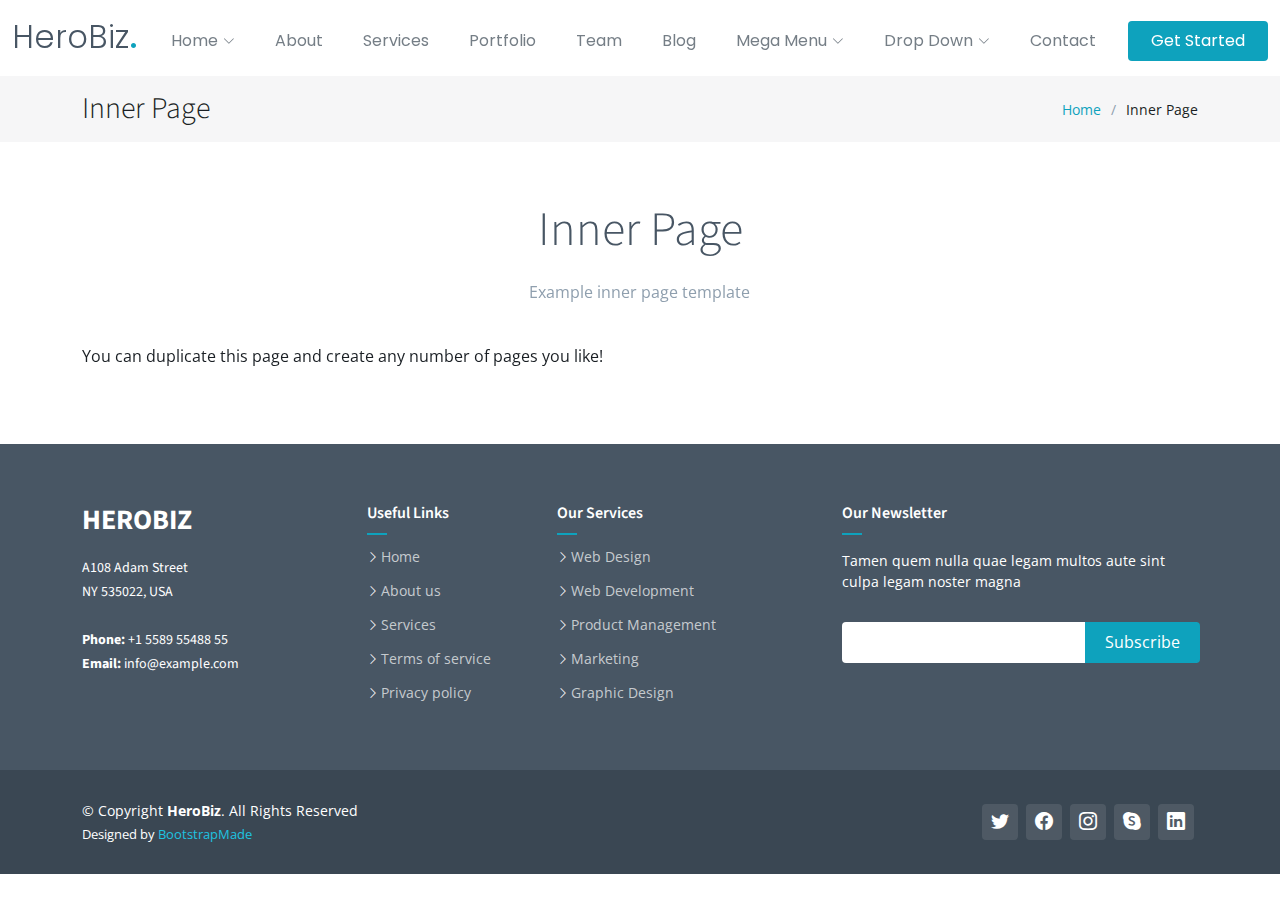
<file: inner-page.html>
<!DOCTYPE html>
<html lang="en">

<head>
  <meta charset="utf-8">
  <meta content="width=device-width, initial-scale=1.0" name="viewport">

  <title>Inner Page - HeroBiz Bootstrap Template</title>
  <meta content="" name="description">
  <meta content="" name="keywords">

  <!-- Favicons -->
  <link href="assets/img/favicon.png" rel="icon">
  <link href="assets/img/apple-touch-icon.png" rel="apple-touch-icon">

  <!-- Google Fonts -->
  <link rel="preconnect" href="https://fonts.googleapis.com">
  <link rel="preconnect" href="https://fonts.gstatic.com" crossorigin>
  <link href="https://fonts.googleapis.com/css2?family=Open+Sans:ital,wght@0,300;0,400;0,500;0,600;0,700;1,300;1,400;1,500;1,600;1,700&family=Poppins:ital,wght@0,300;0,400;0,500;0,600;0,700;1,300;1,400;1,500;1,600;1,700&family=Source+Sans+Pro:ital,wght@0,300;0,400;0,600;0,700;1,300;1,400;1,600;1,700&display=swap" rel="stylesheet">

  <!-- Vendor CSS Files -->
  <link href="assets/vendor/bootstrap/css/bootstrap.min.css" rel="stylesheet">
  <link href="assets/vendor/bootstrap-icons/bootstrap-icons.css" rel="stylesheet">
  <link href="assets/vendor/aos/aos.css" rel="stylesheet">
  <link href="assets/vendor/glightbox/css/glightbox.min.css" rel="stylesheet">
  <link href="assets/vendor/swiper/swiper-bundle.min.css" rel="stylesheet">

  <!-- Variables CSS Files. Uncomment your preferred color scheme -->
  <link href="assets/css/variables.css" rel="stylesheet">
  <!-- <link href="assets/css/variables-blue.css" rel="stylesheet"> -->
  <!-- <link href="assets/css/variables-green.css" rel="stylesheet"> -->
  <!-- <link href="assets/css/variables-orange.css" rel="stylesheet"> -->
  <!-- <link href="assets/css/variables-purple.css" rel="stylesheet"> -->
  <!-- <link href="assets/css/variables-red.css" rel="stylesheet"> -->
  <!-- <link href="assets/css/variables-pink.css" rel="stylesheet"> -->

  <!-- Template Main CSS File -->
  <link href="assets/css/main.css" rel="stylesheet">

  <!-- =======================================================
  * Template Name: HeroBiz - v2.4.0
  * Template URL: https://bootstrapmade.com/herobiz-bootstrap-business-template/
  * Author: BootstrapMade.com
  * License: https://bootstrapmade.com/license/
  ======================================================== -->
</head>

<body>

  <!-- ======= Header ======= -->
  <header id="header" class="header fixed-top" data-scrollto-offset="0">
    <div class="container-fluid d-flex align-items-center justify-content-between">

      <a href="index.html" class="logo d-flex align-items-center scrollto me-auto me-lg-0">
        <!-- Uncomment the line below if you also wish to use an image logo -->
        <!-- <img src="assets/img/logo.png" alt=""> -->
        <h1>HeroBiz<span>.</span></h1>
      </a>

      <nav id="navbar" class="navbar">
        <ul>

          <li class="dropdown"><a href="#"><span>Home</span> <i class="bi bi-chevron-down dropdown-indicator"></i></a>
            <ul>
              <li><a href="index.html">Home 1 - index.html</a></li>
              <li><a href="index-2.html">Home 2 - index-2.html</a></li>
              <li><a href="index-3.html">Home 3 - index-3.html</a></li>
              <li><a href="index-4.html">Home 4 - index-4.html</a></li>
            </ul>
          </li>

          <li><a class="nav-link scrollto" href="index.html#about">About</a></li>
          <li><a class="nav-link scrollto" href="index.html#services">Services</a></li>
          <li><a class="nav-link scrollto" href="index.html#portfolio">Portfolio</a></li>
          <li><a class="nav-link scrollto" href="index.html#team">Team</a></li>
          <li><a href="blog.html">Blog</a></li>
          <li class="dropdown megamenu"><a href="#"><span>Mega Menu</span> <i class="bi bi-chevron-down dropdown-indicator"></i></a>
            <ul>
              <li>
                <a href="#">Column 1 link 1</a>
                <a href="#">Column 1 link 2</a>
                <a href="#">Column 1 link 3</a>
              </li>
              <li>
                <a href="#">Column 2 link 1</a>
                <a href="#">Column 2 link 2</a>
                <a href="#">Column 3 link 3</a>
              </li>
              <li>
                <a href="#">Column 3 link 1</a>
                <a href="#">Column 3 link 2</a>
                <a href="#">Column 3 link 3</a>
              </li>
              <li>
                <a href="#">Column 4 link 1</a>
                <a href="#">Column 4 link 2</a>
                <a href="#">Column 4 link 3</a>
              </li>
            </ul>
          </li>
          <li class="dropdown"><a href="#"><span>Drop Down</span> <i class="bi bi-chevron-down dropdown-indicator"></i></a>
            <ul>
              <li><a href="#">Drop Down 1</a></li>
              <li class="dropdown"><a href="#"><span>Deep Drop Down</span> <i class="bi bi-chevron-down dropdown-indicator"></i></a>
                <ul>
                  <li><a href="#">Deep Drop Down 1</a></li>
                  <li><a href="#">Deep Drop Down 2</a></li>
                  <li><a href="#">Deep Drop Down 3</a></li>
                  <li><a href="#">Deep Drop Down 4</a></li>
                  <li><a href="#">Deep Drop Down 5</a></li>
                </ul>
              </li>
              <li><a href="#">Drop Down 2</a></li>
              <li><a href="#">Drop Down 3</a></li>
              <li><a href="#">Drop Down 4</a></li>
            </ul>
          </li>
          <li><a class="nav-link scrollto" href="index.html#contact">Contact</a></li>
        </ul>
        <i class="bi bi-list mobile-nav-toggle d-none"></i>
      </nav><!-- .navbar -->

      <a class="btn-getstarted scrollto" href="index.html#about">Get Started</a>

    </div>
  </header><!-- End Header -->

  <main id="main">

    <!-- ======= Breadcrumbs ======= -->
    <div class="breadcrumbs">
      <div class="container">

        <div class="d-flex justify-content-between align-items-center">
          <h2>Inner Page</h2>
          <ol>
            <li><a href="index.html">Home</a></li>
            <li>Inner Page</li>
          </ol>
        </div>

      </div>
    </div><!-- End Breadcrumbs -->

    <!-- ======= Blog Section ======= -->
    <section class="inner-page">
      <div class="container" data-aos="fade-up">

        <div class="section-header">
          <h2>Inner Page</h2>
          <p>Example inner page template</p>
        </div>

        <p>
          You can duplicate this page and create any number of pages you like!
        </p>

      </div>
    </section><!-- End Inner Page -->

  </main><!-- End #main -->

  <!-- ======= Footer ======= -->
  <footer id="footer" class="footer">

    <div class="footer-content">
      <div class="container">
        <div class="row">

          <div class="col-lg-3 col-md-6">
            <div class="footer-info">
              <h3>HeroBiz</h3>
              <p>
                A108 Adam Street <br>
                NY 535022, USA<br><br>
                <strong>Phone:</strong> +1 5589 55488 55<br>
                <strong>Email:</strong> info@example.com<br>
              </p>
            </div>
          </div>

          <div class="col-lg-2 col-md-6 footer-links">
            <h4>Useful Links</h4>
            <ul>
              <li><i class="bi bi-chevron-right"></i> <a href="#">Home</a></li>
              <li><i class="bi bi-chevron-right"></i> <a href="#">About us</a></li>
              <li><i class="bi bi-chevron-right"></i> <a href="#">Services</a></li>
              <li><i class="bi bi-chevron-right"></i> <a href="#">Terms of service</a></li>
              <li><i class="bi bi-chevron-right"></i> <a href="#">Privacy policy</a></li>
            </ul>
          </div>

          <div class="col-lg-3 col-md-6 footer-links">
            <h4>Our Services</h4>
            <ul>
              <li><i class="bi bi-chevron-right"></i> <a href="#">Web Design</a></li>
              <li><i class="bi bi-chevron-right"></i> <a href="#">Web Development</a></li>
              <li><i class="bi bi-chevron-right"></i> <a href="#">Product Management</a></li>
              <li><i class="bi bi-chevron-right"></i> <a href="#">Marketing</a></li>
              <li><i class="bi bi-chevron-right"></i> <a href="#">Graphic Design</a></li>
            </ul>
          </div>

          <div class="col-lg-4 col-md-6 footer-newsletter">
            <h4>Our Newsletter</h4>
            <p>Tamen quem nulla quae legam multos aute sint culpa legam noster magna</p>
            <form action="" method="post">
              <input type="email" name="email"><input type="submit" value="Subscribe">
            </form>

          </div>

        </div>
      </div>
    </div>

    <div class="footer-legal text-center">
      <div class="container d-flex flex-column flex-lg-row justify-content-center justify-content-lg-between align-items-center">

        <div class="d-flex flex-column align-items-center align-items-lg-start">
          <div class="copyright">
            &copy; Copyright <strong><span>HeroBiz</span></strong>. All Rights Reserved
          </div>
          <div class="credits">
            <!-- All the links in the footer should remain intact. -->
            <!-- You can delete the links only if you purchased the pro version. -->
            <!-- Licensing information: https://bootstrapmade.com/license/ -->
            <!-- Purchase the pro version with working PHP/AJAX contact form: https://bootstrapmade.com/herobiz-bootstrap-business-template/ -->
            Designed by <a href="https://bootstrapmade.com/">BootstrapMade</a>
          </div>
        </div>

        <div class="social-links order-first order-lg-last mb-3 mb-lg-0">
          <a href="#" class="twitter"><i class="bi bi-twitter"></i></a>
          <a href="#" class="facebook"><i class="bi bi-facebook"></i></a>
          <a href="#" class="instagram"><i class="bi bi-instagram"></i></a>
          <a href="#" class="google-plus"><i class="bi bi-skype"></i></a>
          <a href="#" class="linkedin"><i class="bi bi-linkedin"></i></a>
        </div>

      </div>
    </div>

  </footer><!-- End Footer -->

  <a href="#" class="scroll-top d-flex align-items-center justify-content-center"><i class="bi bi-arrow-up-short"></i></a>

  <div id="preloader"></div>

  <!-- Vendor JS Files -->
  <script src="assets/vendor/bootstrap/js/bootstrap.bundle.min.js"></script>
  <script src="assets/vendor/aos/aos.js"></script>
  <script src="assets/vendor/glightbox/js/glightbox.min.js"></script>
  <script src="assets/vendor/isotope-layout/isotope.pkgd.min.js"></script>
  <script src="assets/vendor/swiper/swiper-bundle.min.js"></script>
  <script src="assets/vendor/php-email-form/validate.js"></script>

  <!-- Template Main JS File -->
  <script src="assets/js/main.js"></script>

</body>

</html>
</file>
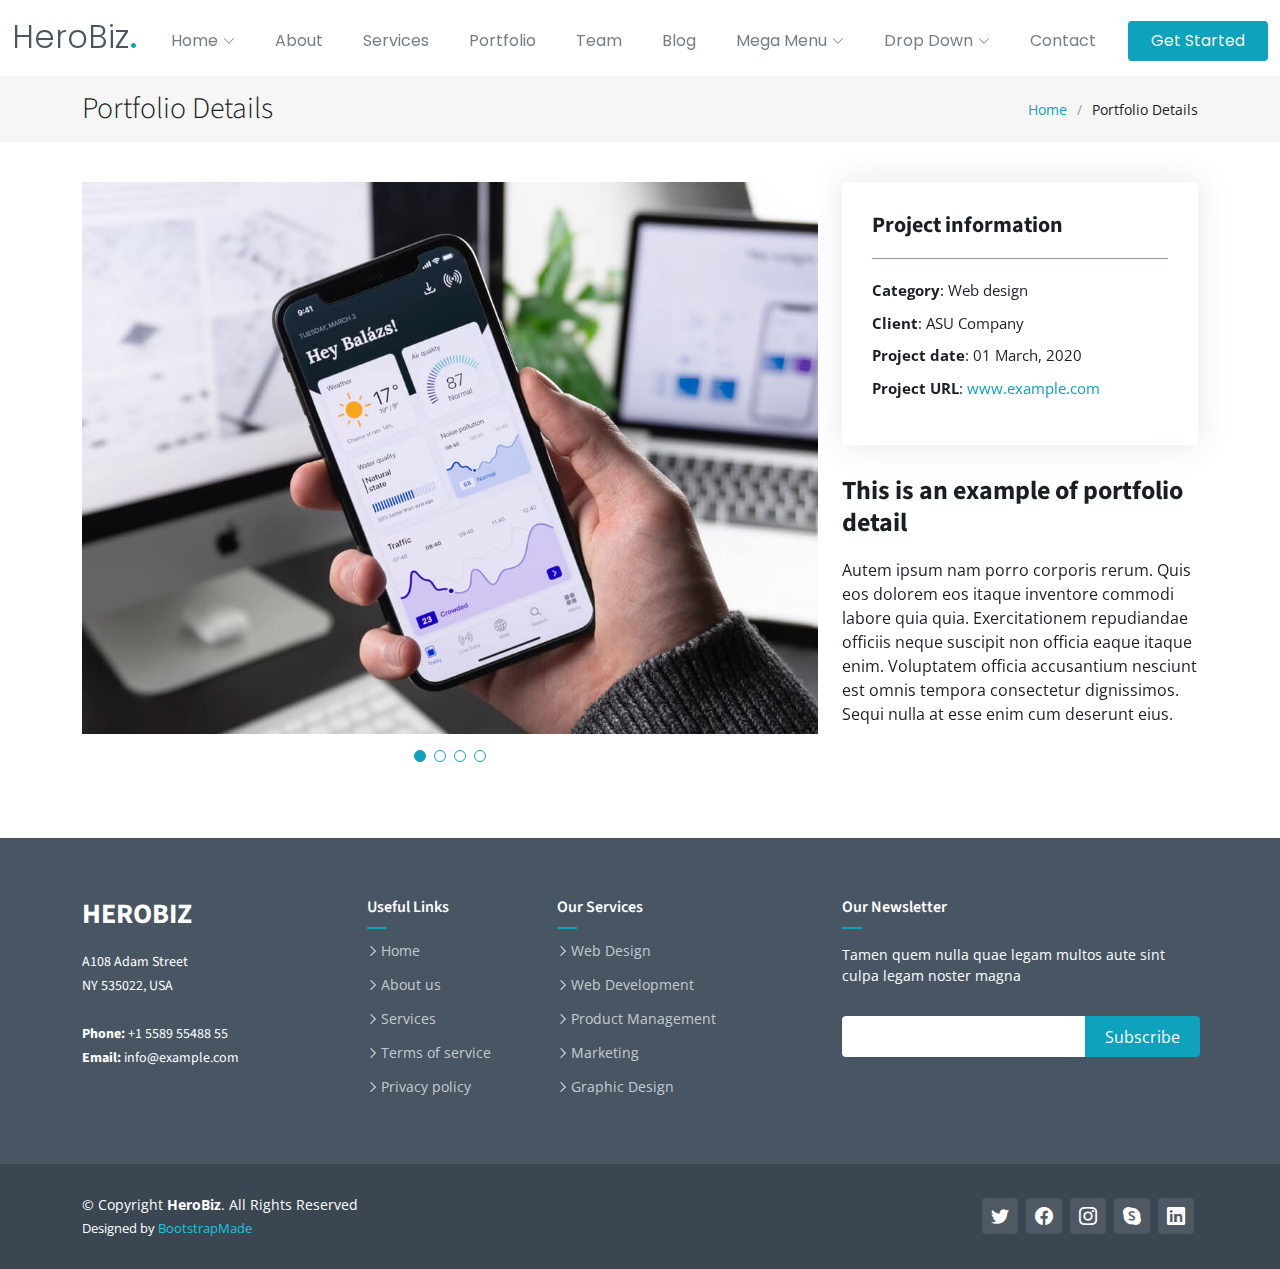
<file: portfolio-details.html>
<!DOCTYPE html>
<html lang="en">

<head>
  <meta charset="utf-8">
  <meta content="width=device-width, initial-scale=1.0" name="viewport">

  <title>Portfolio Details - HeroBiz Bootstrap Template</title>
  <meta content="" name="description">
  <meta content="" name="keywords">

  <!-- Favicons -->
  <link href="assets/img/favicon.png" rel="icon">
  <link href="assets/img/apple-touch-icon.png" rel="apple-touch-icon">

  <!-- Google Fonts -->
  <link rel="preconnect" href="https://fonts.googleapis.com">
  <link rel="preconnect" href="https://fonts.gstatic.com" crossorigin>
  <link href="https://fonts.googleapis.com/css2?family=Open+Sans:ital,wght@0,300;0,400;0,500;0,600;0,700;1,300;1,400;1,500;1,600;1,700&family=Poppins:ital,wght@0,300;0,400;0,500;0,600;0,700;1,300;1,400;1,500;1,600;1,700&family=Source+Sans+Pro:ital,wght@0,300;0,400;0,600;0,700;1,300;1,400;1,600;1,700&display=swap" rel="stylesheet">

  <!-- Vendor CSS Files -->
  <link href="assets/vendor/bootstrap/css/bootstrap.min.css" rel="stylesheet">
  <link href="assets/vendor/bootstrap-icons/bootstrap-icons.css" rel="stylesheet">
  <link href="assets/vendor/aos/aos.css" rel="stylesheet">
  <link href="assets/vendor/glightbox/css/glightbox.min.css" rel="stylesheet">
  <link href="assets/vendor/swiper/swiper-bundle.min.css" rel="stylesheet">

  <!-- Variables CSS Files. Uncomment your preferred color scheme -->
  <link href="assets/css/variables.css" rel="stylesheet">
  <!-- <link href="assets/css/variables-blue.css" rel="stylesheet"> -->
  <!-- <link href="assets/css/variables-green.css" rel="stylesheet"> -->
  <!-- <link href="assets/css/variables-orange.css" rel="stylesheet"> -->
  <!-- <link href="assets/css/variables-purple.css" rel="stylesheet"> -->
  <!-- <link href="assets/css/variables-red.css" rel="stylesheet"> -->
  <!-- <link href="assets/css/variables-pink.css" rel="stylesheet"> -->

  <!-- Template Main CSS File -->
  <link href="assets/css/main.css" rel="stylesheet">

  <!-- =======================================================
  * Template Name: HeroBiz - v2.4.0
  * Template URL: https://bootstrapmade.com/herobiz-bootstrap-business-template/
  * Author: BootstrapMade.com
  * License: https://bootstrapmade.com/license/
  ======================================================== -->
</head>

<body>

  <!-- ======= Header ======= -->
  <header id="header" class="header fixed-top" data-scrollto-offset="0">
    <div class="container-fluid d-flex align-items-center justify-content-between">

      <a href="index.html" class="logo d-flex align-items-center scrollto me-auto me-lg-0">
        <!-- Uncomment the line below if you also wish to use an image logo -->
        <!-- <img src="assets/img/logo.png" alt=""> -->
        <h1>HeroBiz<span>.</span></h1>
      </a>

      <nav id="navbar" class="navbar">
        <ul>

          <li class="dropdown"><a href="#"><span>Home</span> <i class="bi bi-chevron-down dropdown-indicator"></i></a>
            <ul>
              <li><a href="index.html">Home 1 - index.html</a></li>
              <li><a href="index-2.html">Home 2 - index-2.html</a></li>
              <li><a href="index-3.html">Home 3 - index-3.html</a></li>
              <li><a href="index-4.html">Home 4 - index-4.html</a></li>
            </ul>
          </li>

          <li><a class="nav-link scrollto" href="index.html#about">About</a></li>
          <li><a class="nav-link scrollto" href="index.html#services">Services</a></li>
          <li><a class="nav-link scrollto" href="index.html#portfolio">Portfolio</a></li>
          <li><a class="nav-link scrollto" href="index.html#team">Team</a></li>
          <li><a href="blog.html">Blog</a></li>
          <li class="dropdown megamenu"><a href="#"><span>Mega Menu</span> <i class="bi bi-chevron-down dropdown-indicator"></i></a>
            <ul>
              <li>
                <a href="#">Column 1 link 1</a>
                <a href="#">Column 1 link 2</a>
                <a href="#">Column 1 link 3</a>
              </li>
              <li>
                <a href="#">Column 2 link 1</a>
                <a href="#">Column 2 link 2</a>
                <a href="#">Column 3 link 3</a>
              </li>
              <li>
                <a href="#">Column 3 link 1</a>
                <a href="#">Column 3 link 2</a>
                <a href="#">Column 3 link 3</a>
              </li>
              <li>
                <a href="#">Column 4 link 1</a>
                <a href="#">Column 4 link 2</a>
                <a href="#">Column 4 link 3</a>
              </li>
            </ul>
          </li>
          <li class="dropdown"><a href="#"><span>Drop Down</span> <i class="bi bi-chevron-down dropdown-indicator"></i></a>
            <ul>
              <li><a href="#">Drop Down 1</a></li>
              <li class="dropdown"><a href="#"><span>Deep Drop Down</span> <i class="bi bi-chevron-down dropdown-indicator"></i></a>
                <ul>
                  <li><a href="#">Deep Drop Down 1</a></li>
                  <li><a href="#">Deep Drop Down 2</a></li>
                  <li><a href="#">Deep Drop Down 3</a></li>
                  <li><a href="#">Deep Drop Down 4</a></li>
                  <li><a href="#">Deep Drop Down 5</a></li>
                </ul>
              </li>
              <li><a href="#">Drop Down 2</a></li>
              <li><a href="#">Drop Down 3</a></li>
              <li><a href="#">Drop Down 4</a></li>
            </ul>
          </li>
          <li><a class="nav-link scrollto" href="index.html#contact">Contact</a></li>
        </ul>
        <i class="bi bi-list mobile-nav-toggle d-none"></i>
      </nav><!-- .navbar -->

      <a class="btn-getstarted scrollto" href="index.html#about">Get Started</a>

    </div>
  </header><!-- End Header -->

  <main id="main">

    <!-- ======= Breadcrumbs ======= -->
    <div class="breadcrumbs">
      <div class="container">

        <div class="d-flex justify-content-between align-items-center">
          <h2>Portfolio Details</h2>
          <ol>
            <li><a href="index.html">Home</a></li>
            <li>Portfolio Details</li>
          </ol>
        </div>

      </div>
    </div><!-- End Breadcrumbs -->

    <!-- ======= Portfolio Details Section ======= -->
    <section id="portfolio-details" class="portfolio-details">
      <div class="container" data-aos="fade-up">

        <div class="row gy-4">

          <div class="col-lg-8">
            <div class="portfolio-details-slider swiper">
              <div class="swiper-wrapper align-items-center">

                <div class="swiper-slide">
                  <img src="assets/img/portfolio/app-1.jpg" alt="">
                </div>

                <div class="swiper-slide">
                  <img src="assets/img/portfolio/product-1.jpg" alt="">
                </div>

                <div class="swiper-slide">
                  <img src="assets/img/portfolio/branding-1.jpg" alt="">
                </div>

                <div class="swiper-slide">
                  <img src="assets/img/portfolio/books-1.jpg" alt="">
                </div>

              </div>
              <div class="swiper-pagination"></div>
            </div>
          </div>

          <div class="col-lg-4">
            <div class="portfolio-info">
              <h3>Project information</h3>
              <ul>
                <li><strong>Category</strong>: Web design</li>
                <li><strong>Client</strong>: ASU Company</li>
                <li><strong>Project date</strong>: 01 March, 2020</li>
                <li><strong>Project URL</strong>: <a href="#">www.example.com</a></li>
              </ul>
            </div>
            <div class="portfolio-description">
              <h2>This is an example of portfolio detail</h2>
              <p>
                Autem ipsum nam porro corporis rerum. Quis eos dolorem eos itaque inventore commodi labore quia quia. Exercitationem repudiandae officiis neque suscipit non officia eaque itaque enim. Voluptatem officia accusantium nesciunt est omnis tempora consectetur dignissimos. Sequi nulla at esse enim cum deserunt eius.
              </p>
            </div>
          </div>

        </div>

      </div>
    </section><!-- End Portfolio Details Section -->

  </main><!-- End #main -->

  <!-- ======= Footer ======= -->
  <footer id="footer" class="footer">

    <div class="footer-content">
      <div class="container">
        <div class="row">

          <div class="col-lg-3 col-md-6">
            <div class="footer-info">
              <h3>HeroBiz</h3>
              <p>
                A108 Adam Street <br>
                NY 535022, USA<br><br>
                <strong>Phone:</strong> +1 5589 55488 55<br>
                <strong>Email:</strong> info@example.com<br>
              </p>
            </div>
          </div>

          <div class="col-lg-2 col-md-6 footer-links">
            <h4>Useful Links</h4>
            <ul>
              <li><i class="bi bi-chevron-right"></i> <a href="#">Home</a></li>
              <li><i class="bi bi-chevron-right"></i> <a href="#">About us</a></li>
              <li><i class="bi bi-chevron-right"></i> <a href="#">Services</a></li>
              <li><i class="bi bi-chevron-right"></i> <a href="#">Terms of service</a></li>
              <li><i class="bi bi-chevron-right"></i> <a href="#">Privacy policy</a></li>
            </ul>
          </div>

          <div class="col-lg-3 col-md-6 footer-links">
            <h4>Our Services</h4>
            <ul>
              <li><i class="bi bi-chevron-right"></i> <a href="#">Web Design</a></li>
              <li><i class="bi bi-chevron-right"></i> <a href="#">Web Development</a></li>
              <li><i class="bi bi-chevron-right"></i> <a href="#">Product Management</a></li>
              <li><i class="bi bi-chevron-right"></i> <a href="#">Marketing</a></li>
              <li><i class="bi bi-chevron-right"></i> <a href="#">Graphic Design</a></li>
            </ul>
          </div>

          <div class="col-lg-4 col-md-6 footer-newsletter">
            <h4>Our Newsletter</h4>
            <p>Tamen quem nulla quae legam multos aute sint culpa legam noster magna</p>
            <form action="" method="post">
              <input type="email" name="email"><input type="submit" value="Subscribe">
            </form>

          </div>

        </div>
      </div>
    </div>

    <div class="footer-legal text-center">
      <div class="container d-flex flex-column flex-lg-row justify-content-center justify-content-lg-between align-items-center">

        <div class="d-flex flex-column align-items-center align-items-lg-start">
          <div class="copyright">
            &copy; Copyright <strong><span>HeroBiz</span></strong>. All Rights Reserved
          </div>
          <div class="credits">
            <!-- All the links in the footer should remain intact. -->
            <!-- You can delete the links only if you purchased the pro version. -->
            <!-- Licensing information: https://bootstrapmade.com/license/ -->
            <!-- Purchase the pro version with working PHP/AJAX contact form: https://bootstrapmade.com/herobiz-bootstrap-business-template/ -->
            Designed by <a href="https://bootstrapmade.com/">BootstrapMade</a>
          </div>
        </div>

        <div class="social-links order-first order-lg-last mb-3 mb-lg-0">
          <a href="#" class="twitter"><i class="bi bi-twitter"></i></a>
          <a href="#" class="facebook"><i class="bi bi-facebook"></i></a>
          <a href="#" class="instagram"><i class="bi bi-instagram"></i></a>
          <a href="#" class="google-plus"><i class="bi bi-skype"></i></a>
          <a href="#" class="linkedin"><i class="bi bi-linkedin"></i></a>
        </div>

      </div>
    </div>

  </footer><!-- End Footer -->

  <a href="#" class="scroll-top d-flex align-items-center justify-content-center"><i class="bi bi-arrow-up-short"></i></a>

  <div id="preloader"></div>

  <!-- Vendor JS Files -->
  <script src="assets/vendor/bootstrap/js/bootstrap.bundle.min.js"></script>
  <script src="assets/vendor/aos/aos.js"></script>
  <script src="assets/vendor/glightbox/js/glightbox.min.js"></script>
  <script src="assets/vendor/isotope-layout/isotope.pkgd.min.js"></script>
  <script src="assets/vendor/swiper/swiper-bundle.min.js"></script>
  <script src="assets/vendor/php-email-form/validate.js"></script>

  <!-- Template Main JS File -->
  <script src="assets/js/main.js"></script>

</body>

</html>
</file>
<file: HeroBiz/assets/css/variables.css>
/**
* Template Name: HeroBiz
* File: variables.css
* Description: Easily customize colors, typography, and other repetitive properties used in the template main stylesheet file main.css
* 
* Template URL: https://bootstrapmade.com/herobiz-bootstrap-business-template/
* Author: BootstrapMade.com
* License: https://bootstrapmade.com/license/
* 
* Contents:
* 1. HeroBiz template variables 
* 2. Override default Bootstrap variables
* 3. Set color and background class names
*
* Learn more about CSS variables at https://developer.mozilla.org/en-US/docs/Web/CSS/Using_CSS_custom_properties
*/

/*--------------------------------------------------------------
# 1. HeroBiz template variables 
--------------------------------------------------------------*/
:root {

  /* Fonts */
  --font-default: 'Open Sans', system-ui, -apple-system, "Segoe UI", Roboto, "Helvetica Neue", Arial, "Noto Sans", "Liberation Sans", sans-serif, "Apple Color Emoji", "Segoe UI Emoji", "Segoe UI Symbol", "Noto Color Emoji";
  --font-primary: 'Source Sans Pro', sans-serif;
  --font-secondary: 'Poppins', sans-serif;

  /* Colors */
  /* The *-rgb color names are simply the RGB converted value of the corresponding color for use in the rgba() function */

  /* Default text color */
  --color-default: #1a1f24;
  --color-default-rgb: 26, 31, 36;

  /* Defult links color */
  --color-links: #0ea2bd;
  --color-links-hover: #1ec3e0;

  /* Primay colors */
  --color-primary: #0ea2bd;
  --color-primary-light: #1ec3e0;
  --color-primary-dark: #0189a1;

  --color-primary-rgb: 14, 162, 189;
  --color-primary-light-rgb: 30, 195, 224;
  --color-primary-dark-rgb: 1, 137, 161;

  /* Secondary colors */
  --color-secondary: #485664;
  --color-secondary-light: #8f9fae;
  --color-secondary-dark: #3a4753;

  --color-secondary-rgb: 72, 86, 100;
  --color-secondary-light-rgb: 143, 159, 174;
  --color-secondary-dark-rgb: 58, 71, 83;

  /* General colors */
  --color-blue: #0d6efd;
  --color-blue-rgb: 13, 110, 253;

  --color-indigo: #6610f2;
  --color-indigo-rgb: 102, 16, 242;

  --color-purple: #6f42c1;
  --color-purple-rgb: 111, 66, 193;

  --color-pink: #f3268c;
  --color-pink-rgb: 243, 38, 140;

  --color-red: #df1529;
  --color-red-rgb: 223, 21, 4;

  --color-orange: #fd7e14;
  --color-orange-rgb: 253, 126, 20;

  --color-yellow: #ffc107;
  --color-yellow-rgb: 255, 193, 7;

  --color-green: #059652;
  --color-green-rgb: 5, 150, 82;

  --color-teal: #20c997;
  --color-teal-rgb: 32, 201, 151;

  --color-cyan: #0dcaf0;
  --color-cyan-rgb: 13, 202, 240;

  --color-white: #ffffff;
  --color-white-rgb: 255, 255, 255;

  --color-gray: #6c757d;
  --color-gray-rgb: 108, 117, 125;

  --color-black: #000000;
  --color-black-rgb: 0, 0, 0;
  
}

/*--------------------------------------------------------------
# 2. Override default Bootstrap variables
--------------------------------------------------------------*/
:root {

  --bs-blue: var(--color-blue);
  --bs-indigo: var(--color-indigo);
  --bs-purple: var(--color-purple);
  --bs-pink: var(--color-pink);
  --bs-red: var(--color-red);
  --bs-orange: var(--color-orange);
  --bs-yellow: var(--color-yellow);
  --bs-green: var(--color-green);
  --bs-teal: var(--color-teal);
  --bs-cyan: var(--color-cyan);
  --bs-white: var(--color-white);
  --bs-gray: var(--color-gray);
  --bs-gray-dark: #343a40;
  --bs-gray-100: #f8f9fa;
  --bs-gray-200: #e9ecef;
  --bs-gray-300: #dee2e6;
  --bs-gray-400: #ced4da;
  --bs-gray-500: #adb5bd;
  --bs-gray-600: #6c757d;
  --bs-gray-700: #495057;
  --bs-gray-800: #343a40;
  --bs-gray-900: #212529;
  --bs-primary: var(--color-blue);
  --bs-secondary: var(--color-blue);
  --bs-success: #198754;
  --bs-info: #0dcaf0;
  --bs-warning: #ffc107;
  --bs-danger: #dc3545;
  --bs-light: #f8f9fa;
  --bs-dark: #212529;
  --bs-primary-rgb: var(--color-primary-rgb);
  --bs-secondary-rgb: var(--color-secondary-rgb);
  --bs-success-rgb: 25, 135, 84;
  --bs-info-rgb: 13, 202, 240;
  --bs-warning-rgb: 255, 193, 7;
  --bs-danger-rgb: 220, 53, 69;
  --bs-light-rgb: 248, 249, 250;
  --bs-dark-rgb: 33, 37, 41;
  --bs-white-rgb: var(--color-white-rgb);
  --bs-black-rgb: var(--color-black-rgb);
  --bs-body-color-rgb: var(--color-default-rgb);
  --bs-body-bg-rgb: 255, 255, 255;
  --bs-font-sans-serif: var(--font-default);
  --bs-font-monospace: SFMono-Regular, Menlo, Monaco, Consolas, "Liberation Mono", "Courier New", monospace;
  --bs-gradient: linear-gradient(180deg, rgba(255, 255, 255, 0.15), rgba(255, 255, 255, 0));
  --bs-body-font-family: var(--font-default);
  --bs-body-font-size: 1rem;
  --bs-body-font-weight: 400;
  --bs-body-line-height: 1.5;
  --bs-body-color: var(--color-default);
  --bs-body-bg: #fff;

}

/*--------------------------------------------------------------
# 3. Set color and background class names
--------------------------------------------------------------*/
/* Fonts */
.font-default { font-family: var(--font-default) !important; }
.font-primary { font-family: var(--font-primary) !important;}
.font-secondary { font-family: var(--font-secondary) !important; }

/* Text Colors */
.color-default { color: var(--color-default) !important; }
.color-links { color: var(--color-links) !important; }
.color-links:hover { color: var(--color-links-hover) !important; }
.color-primary { color: var(--color-primary) !important; }
.color-primary-light { color: var(--color-primary-light) !important; }
.color-primary-dark { color: var(--color-primary-dark) !important; }
.color-secondary { color: var(--color-secondary) !important; }
.color-secondary-light { color: var(--color-secondary-light) !important; }
.color-secondary-dark { color: var(--color-secondary-dark) !important; }
.color-blue { color: var(--color-blue) !important; }
.color-indigo { color: var(--color-indigo) !important; }
.color-purple { color: var(--color-purple) !important; }
.color-pink { color: var(--color-pink) !important; }
.color-red { color: var(--color-red) !important; }
.color-orange { color: var(--color-orange) !important; }
.color-yellow { color: var(--color-yellow) !important; }
.color-green { color: var(--color-green) !important; }
.color-teal { color: var(--color-teal) !important; }
.color-cyan { color: var(--color-cyan) !important; }
.color-white { color: var(--color-white) !important; }
.color-gray { color: var(--color-gray) !important; }
.color-black { color: var(--color-black) !important; }

/* Background Colors */
.bg-default { background-color: var(--color-default) !important; }
.bg-primary { background-color: var(--color-primary) !important; }
.bg-primary-light { background-color: var(--color-primary-light) !important; }
.bg-primary-dark { background-color: var(--color-primary-dark) !important; }
.bg-secondary { background-color: var(--color-secondary) !important; }
.bg-secondary-light { background-color: var(--color-secondary-light) !important; }
.bg-secondary-dark { background-color: var(--color-secondary-dark) !important; }
.bg-blue { background-color: var(--color-blue) !important; }
.bg-indigo { background-color: var(--color-indigo) !important; }
.bg-purple { background-color: var(--color-purple) !important; }
.bg-pink { background-color: var(--color-pink) !important; }
.bg-red { background-color: var(--color-red) !important; }
.bg-orange { background-color: var(--color-orange) !important; }
.bg-yellow { background-color: var(--color-yellow) !important; }
.bg-green { background-color: var(--color-green) !important; }
.bg-teal { background-color: var(--color-teal) !important; }
.bg-cyan { background-color: var(--color-cyan) !important; }
.bg-white { background-color: var(--color-white) !important; }
.bg-gray { background-color: var(--color-gray) !important; }
.bg-black { background-color: var(--color-black) !important; }
</file>
<file: HeroBiz/assets/css/variables-blue.css>
/**
* Template Name: HeroBiz
* File: variables-blue.css
* Description: Easily customize colors, typography, and other repetitive properties used in the template main stylesheet file main.css
* 
* Template URL: https://bootstrapmade.com/herobiz-bootstrap-business-template/
* Author: BootstrapMade.com
* License: https://bootstrapmade.com/license/
* 
* Contents:
* 1. HeroBiz template variables 
* 2. Override default Bootstrap variables
* 3. Set color and background class names
*
* Learn more about CSS variables at https://developer.mozilla.org/en-US/docs/Web/CSS/Using_CSS_custom_properties
*/

/*--------------------------------------------------------------
# 1. HeroBiz template variables 
--------------------------------------------------------------*/
:root {

  /* Fonts */
  --font-default: 'Open Sans', system-ui, -apple-system, "Segoe UI", Roboto, "Helvetica Neue", Arial, "Noto Sans", "Liberation Sans", sans-serif, "Apple Color Emoji", "Segoe UI Emoji", "Segoe UI Symbol", "Noto Color Emoji";
  --font-primary: 'Source Sans Pro', sans-serif;
  --font-secondary: 'Poppins', sans-serif;

  /* Colors */
  /* The *-rgb color names are simply the RGB converted value of the corresponding color for use in the rgba() function */

  /* Default text color */
  --color-default: #1a1f24;
  --color-default-rgb: 26, 31, 36;

  /* Defult links color */
  --color-links: #3279fc;
  --color-links-hover: #4797ff;

  /* Primay colors */
  --color-primary: #3279fc;
  --color-primary-light: #4797ff;
  --color-primary-dark: #1c61e2;

  --color-primary-rgb: 50, 121, 252;
  --color-primary-light-rgb: 71, 151, 255;
  --color-primary-dark-rgb: 28, 97, 226;

  /* Secondary colors */
  --color-secondary: #5670a0;
  --color-secondary-light: #6e87b6;
  --color-secondary-dark: #3b5380;

  --color-secondary-rgb: 86, 112, 160;
  --color-secondary-light-rgb: 110, 135, 182;
  --color-secondary-dark-rgb: 59, 83, 128;

  /* General colors */
  --color-blue: #0d6efd;
  --color-blue-rgb: 13, 110, 253;

  --color-indigo: #6610f2;
  --color-indigo-rgb: 102, 16, 242;

  --color-purple: #6f42c1;
  --color-purple-rgb: 111, 66, 193;

  --color-pink: #f3268c;
  --color-pink-rgb: 243, 38, 140;

  --color-red: #df1529;
  --color-red-rgb: 223, 21, 4;

  --color-orange: #fd7e14;
  --color-orange-rgb: 253, 126, 20;

  --color-yellow: #ffc107;
  --color-yellow-rgb: 255, 193, 7;

  --color-green: #059652;
  --color-green-rgb: 5, 150, 82;

  --color-teal: #20c997;
  --color-teal-rgb: 32, 201, 151;

  --color-cyan: #0dcaf0;
  --color-cyan-rgb: 13, 202, 240;

  --color-white: #ffffff;
  --color-white-rgb: 255, 255, 255;

  --color-gray: #6c757d;
  --color-gray-rgb: 108, 117, 125;

  --color-black: #000000;
  --color-black-rgb: 0, 0, 0;
  
}

/*--------------------------------------------------------------
# 2. Override default Bootstrap variables
--------------------------------------------------------------*/
:root {

  --bs-blue: var(--color-blue);
  --bs-indigo: var(--color-indigo);
  --bs-purple: var(--color-purple);
  --bs-pink: var(--color-pink);
  --bs-red: var(--color-red);
  --bs-orange: var(--color-orange);
  --bs-yellow: var(--color-yellow);
  --bs-green: var(--color-green);
  --bs-teal: var(--color-teal);
  --bs-cyan: var(--color-cyan);
  --bs-white: var(--color-white);
  --bs-gray: var(--color-gray);
  --bs-gray-dark: #343a40;
  --bs-gray-100: #f8f9fa;
  --bs-gray-200: #e9ecef;
  --bs-gray-300: #dee2e6;
  --bs-gray-400: #ced4da;
  --bs-gray-500: #adb5bd;
  --bs-gray-600: #6c757d;
  --bs-gray-700: #495057;
  --bs-gray-800: #343a40;
  --bs-gray-900: #212529;
  --bs-primary: var(--color-blue);
  --bs-secondary: var(--color-blue);
  --bs-success: #198754;
  --bs-info: #0dcaf0;
  --bs-warning: #ffc107;
  --bs-danger: #dc3545;
  --bs-light: #f8f9fa;
  --bs-dark: #212529;
  --bs-primary-rgb: var(--color-primary-rgb);
  --bs-secondary-rgb: var(--color-secondary-rgb);
  --bs-success-rgb: 25, 135, 84;
  --bs-info-rgb: 13, 202, 240;
  --bs-warning-rgb: 255, 193, 7;
  --bs-danger-rgb: 220, 53, 69;
  --bs-light-rgb: 248, 249, 250;
  --bs-dark-rgb: 33, 37, 41;
  --bs-white-rgb: var(--color-white-rgb);
  --bs-black-rgb: var(--color-black-rgb);
  --bs-body-color-rgb: var(--color-default-rgb);
  --bs-body-bg-rgb: 255, 255, 255;
  --bs-font-sans-serif: var(--font-default);
  --bs-font-monospace: SFMono-Regular, Menlo, Monaco, Consolas, "Liberation Mono", "Courier New", monospace;
  --bs-gradient: linear-gradient(180deg, rgba(255, 255, 255, 0.15), rgba(255, 255, 255, 0));
  --bs-body-font-family: var(--font-default);
  --bs-body-font-size: 1rem;
  --bs-body-font-weight: 400;
  --bs-body-line-height: 1.5;
  --bs-body-color: var(--color-default);
  --bs-body-bg: #fff;

}

/*--------------------------------------------------------------
# 3. Set color and background class names
--------------------------------------------------------------*/
/* Fonts */
.font-default { font-family: var(--font-default) !important; }
.font-primary { font-family: var(--font-primary) !important;}
.font-secondary { font-family: var(--font-secondary) !important; }

/* Text Colors */
.color-default { color: var(--color-default) !important; }
.color-links { color: var(--color-links) !important; }
.color-links:hover { color: var(--color-links-hover) !important; }
.color-primary { color: var(--color-primary) !important; }
.color-primary-light { color: var(--color-primary-light) !important; }
.color-primary-dark { color: var(--color-primary-dark) !important; }
.color-secondary { color: var(--color-secondary) !important; }
.color-secondary-light { color: var(--color-secondary-light) !important; }
.color-secondary-dark { color: var(--color-secondary-dark) !important; }
.color-blue { color: var(--color-blue) !important; }
.color-indigo { color: var(--color-indigo) !important; }
.color-purple { color: var(--color-purple) !important; }
.color-pink { color: var(--color-pink) !important; }
.color-red { color: var(--color-red) !important; }
.color-orange { color: var(--color-orange) !important; }
.color-yellow { color: var(--color-yellow) !important; }
.color-green { color: var(--color-green) !important; }
.color-teal { color: var(--color-teal) !important; }
.color-cyan { color: var(--color-cyan) !important; }
.color-white { color: var(--color-white) !important; }
.color-gray { color: var(--color-gray) !important; }
.color-black { color: var(--color-black) !important; }

/* Background Colors */
.bg-default { background-color: var(--color-default) !important; }
.bg-primary { background-color: var(--color-primary) !important; }
.bg-primary-light { background-color: var(--color-primary-light) !important; }
.bg-primary-dark { background-color: var(--color-primary-dark) !important; }
.bg-secondary { background-color: var(--color-secondary) !important; }
.bg-secondary-light { background-color: var(--color-secondary-light) !important; }
.bg-secondary-dark { background-color: var(--color-secondary-dark) !important; }
.bg-blue { background-color: var(--color-blue) !important; }
.bg-indigo { background-color: var(--color-indigo) !important; }
.bg-purple { background-color: var(--color-purple) !important; }
.bg-pink { background-color: var(--color-pink) !important; }
.bg-red { background-color: var(--color-red) !important; }
.bg-orange { background-color: var(--color-orange) !important; }
.bg-yellow { background-color: var(--color-yellow) !important; }
.bg-green { background-color: var(--color-green) !important; }
.bg-teal { background-color: var(--color-teal) !important; }
.bg-cyan { background-color: var(--color-cyan) !important; }
.bg-white { background-color: var(--color-white) !important; }
.bg-gray { background-color: var(--color-gray) !important; }
.bg-black { background-color: var(--color-black) !important; }
</file>
<file: HeroBiz/assets/css/variables-green.css>
/**
* Template Name: HeroBiz
* File: variables-green.css
* Description: Easily customize colors, typography, and other repetitive properties used in the template main stylesheet file main.css
* 
* Template URL: https://bootstrapmade.com/herobiz-bootstrap-business-template/
* Author: BootstrapMade.com
* License: https://bootstrapmade.com/license/
* 
* Contents:
* 1. HeroBiz template variables 
* 2. Override default Bootstrap variables
* 3. Set color and background class names
*
* Learn more about CSS variables at https://developer.mozilla.org/en-US/docs/Web/CSS/Using_CSS_custom_properties
*/

/*--------------------------------------------------------------
# 1. HeroBiz template variables 
--------------------------------------------------------------*/
:root {

  /* Fonts */
  --font-default: 'Open Sans', system-ui, -apple-system, "Segoe UI", Roboto, "Helvetica Neue", Arial, "Noto Sans", "Liberation Sans", sans-serif, "Apple Color Emoji", "Segoe UI Emoji", "Segoe UI Symbol", "Noto Color Emoji";
  --font-primary: 'Source Sans Pro', sans-serif;
  --font-secondary: 'Poppins', sans-serif;

  /* Colors */
  /* The *-rgb color names are simply the RGB converted value of the corresponding color for use in the rgba() function */

  /* Default text color */
  --color-default: #1a1f24;
  --color-default-rgb: 26, 31, 36;

  /* Defult links color */
  --color-links: #05c46b;
  --color-links-hover: #1de789;

  /* Primay colors */
  --color-primary: #05c46b;
  --color-primary-light: #1de789;
  --color-primary-dark: #01a156;

  --color-primary-rgb: 5, 196, 107;
  --color-primary-light-rgb: 29, 231, 137;
  --color-primary-dark-rgb: 1, 161, 86;

  /* Secondary colors */
  --color-secondary: #485664;
  --color-secondary-light: #8f9fae;
  --color-secondary-dark: #3a4753;

  --color-secondary-rgb: 72, 86, 100;
  --color-secondary-light-rgb: 143, 159, 174;
  --color-secondary-dark-rgb: 58, 71, 83;

  /* General colors */
  --color-blue: #0d6efd;
  --color-blue-rgb: 13, 110, 253;

  --color-indigo: #6610f2;
  --color-indigo-rgb: 102, 16, 242;

  --color-purple: #6f42c1;
  --color-purple-rgb: 111, 66, 193;

  --color-pink: #f3268c;
  --color-pink-rgb: 243, 38, 140;

  --color-red: #df1529;
  --color-red-rgb: 223, 21, 4;

  --color-orange: #fd7e14;
  --color-orange-rgb: 253, 126, 20;

  --color-yellow: #ffc107;
  --color-yellow-rgb: 255, 193, 7;

  --color-green: #059652;
  --color-green-rgb: 5, 150, 82;

  --color-teal: #20c997;
  --color-teal-rgb: 32, 201, 151;

  --color-cyan: #0dcaf0;
  --color-cyan-rgb: 13, 202, 240;

  --color-white: #ffffff;
  --color-white-rgb: 255, 255, 255;

  --color-gray: #6c757d;
  --color-gray-rgb: 108, 117, 125;

  --color-black: #000000;
  --color-black-rgb: 0, 0, 0;
  
}

/*--------------------------------------------------------------
# 2. Override default Bootstrap variables
--------------------------------------------------------------*/
:root {

  --bs-blue: var(--color-blue);
  --bs-indigo: var(--color-indigo);
  --bs-purple: var(--color-purple);
  --bs-pink: var(--color-pink);
  --bs-red: var(--color-red);
  --bs-orange: var(--color-orange);
  --bs-yellow: var(--color-yellow);
  --bs-green: var(--color-green);
  --bs-teal: var(--color-teal);
  --bs-cyan: var(--color-cyan);
  --bs-white: var(--color-white);
  --bs-gray: var(--color-gray);
  --bs-gray-dark: #343a40;
  --bs-gray-100: #f8f9fa;
  --bs-gray-200: #e9ecef;
  --bs-gray-300: #dee2e6;
  --bs-gray-400: #ced4da;
  --bs-gray-500: #adb5bd;
  --bs-gray-600: #6c757d;
  --bs-gray-700: #495057;
  --bs-gray-800: #343a40;
  --bs-gray-900: #212529;
  --bs-primary: var(--color-blue);
  --bs-secondary: var(--color-blue);
  --bs-success: #198754;
  --bs-info: #0dcaf0;
  --bs-warning: #ffc107;
  --bs-danger: #dc3545;
  --bs-light: #f8f9fa;
  --bs-dark: #212529;
  --bs-primary-rgb: var(--color-primary-rgb);
  --bs-secondary-rgb: var(--color-secondary-rgb);
  --bs-success-rgb: 25, 135, 84;
  --bs-info-rgb: 13, 202, 240;
  --bs-warning-rgb: 255, 193, 7;
  --bs-danger-rgb: 220, 53, 69;
  --bs-light-rgb: 248, 249, 250;
  --bs-dark-rgb: 33, 37, 41;
  --bs-white-rgb: var(--color-white-rgb);
  --bs-black-rgb: var(--color-black-rgb);
  --bs-body-color-rgb: var(--color-default-rgb);
  --bs-body-bg-rgb: 255, 255, 255;
  --bs-font-sans-serif: var(--font-default);
  --bs-font-monospace: SFMono-Regular, Menlo, Monaco, Consolas, "Liberation Mono", "Courier New", monospace;
  --bs-gradient: linear-gradient(180deg, rgba(255, 255, 255, 0.15), rgba(255, 255, 255, 0));
  --bs-body-font-family: var(--font-default);
  --bs-body-font-size: 1rem;
  --bs-body-font-weight: 400;
  --bs-body-line-height: 1.5;
  --bs-body-color: var(--color-default);
  --bs-body-bg: #fff;

}

/*--------------------------------------------------------------
# 3. Set color and background class names
--------------------------------------------------------------*/
/* Fonts */
.font-default { font-family: var(--font-default) !important; }
.font-primary { font-family: var(--font-primary) !important;}
.font-secondary { font-family: var(--font-secondary) !important; }

/* Text Colors */
.color-default { color: var(--color-default) !important; }
.color-links { color: var(--color-links) !important; }
.color-links:hover { color: var(--color-links-hover) !important; }
.color-primary { color: var(--color-primary) !important; }
.color-primary-light { color: var(--color-primary-light) !important; }
.color-primary-dark { color: var(--color-primary-dark) !important; }
.color-secondary { color: var(--color-secondary) !important; }
.color-secondary-light { color: var(--color-secondary-light) !important; }
.color-secondary-dark { color: var(--color-secondary-dark) !important; }
.color-blue { color: var(--color-blue) !important; }
.color-indigo { color: var(--color-indigo) !important; }
.color-purple { color: var(--color-purple) !important; }
.color-pink { color: var(--color-pink) !important; }
.color-red { color: var(--color-red) !important; }
.color-orange { color: var(--color-orange) !important; }
.color-yellow { color: var(--color-yellow) !important; }
.color-green { color: var(--color-green) !important; }
.color-teal { color: var(--color-teal) !important; }
.color-cyan { color: var(--color-cyan) !important; }
.color-white { color: var(--color-white) !important; }
.color-gray { color: var(--color-gray) !important; }
.color-black { color: var(--color-black) !important; }

/* Background Colors */
.bg-default { background-color: var(--color-default) !important; }
.bg-primary { background-color: var(--color-primary) !important; }
.bg-primary-light { background-color: var(--color-primary-light) !important; }
.bg-primary-dark { background-color: var(--color-primary-dark) !important; }
.bg-secondary { background-color: var(--color-secondary) !important; }
.bg-secondary-light { background-color: var(--color-secondary-light) !important; }
.bg-secondary-dark { background-color: var(--color-secondary-dark) !important; }
.bg-blue { background-color: var(--color-blue) !important; }
.bg-indigo { background-color: var(--color-indigo) !important; }
.bg-purple { background-color: var(--color-purple) !important; }
.bg-pink { background-color: var(--color-pink) !important; }
.bg-red { background-color: var(--color-red) !important; }
.bg-orange { background-color: var(--color-orange) !important; }
.bg-yellow { background-color: var(--color-yellow) !important; }
.bg-green { background-color: var(--color-green) !important; }
.bg-teal { background-color: var(--color-teal) !important; }
.bg-cyan { background-color: var(--color-cyan) !important; }
.bg-white { background-color: var(--color-white) !important; }
.bg-gray { background-color: var(--color-gray) !important; }
.bg-black { background-color: var(--color-black) !important; }
</file>
<file: HeroBiz/assets/css/variables-orange.css>
/**
* Template Name: HeroBiz
* File: variables-orange.css
* Description: Easily customize colors, typography, and other repetitive properties used in the template main stylesheet file main.css
* 
* Template URL: https://bootstrapmade.com/herobiz-bootstrap-business-template/
* Author: BootstrapMade.com
* License: https://bootstrapmade.com/license/
* 
* Contents:
* 1. HeroBiz template variables 
* 2. Override default Bootstrap variables
* 3. Set color and background class names
*
* Learn more about CSS variables at https://developer.mozilla.org/en-US/docs/Web/CSS/Using_CSS_custom_properties
*/

/*--------------------------------------------------------------
# 1. HeroBiz template variables 
--------------------------------------------------------------*/
:root {

  /* Fonts */
  --font-default: 'Open Sans', system-ui, -apple-system, "Segoe UI", Roboto, "Helvetica Neue", Arial, "Noto Sans", "Liberation Sans", sans-serif, "Apple Color Emoji", "Segoe UI Emoji", "Segoe UI Symbol", "Noto Color Emoji";
  --font-primary: 'Source Sans Pro', sans-serif;
  --font-secondary: 'Poppins', sans-serif;

  /* Colors */
  /* The *-rgb color names are simply the RGB converted value of the corresponding color for use in the rgba() function */

  /* Default text color */
  --color-default: #1a1f24;
  --color-default-rgb: 26, 31, 36;

  /* Defult links color */
  --color-links: #f97233;
  --color-links-hover: #fa9160;

  /* Primay colors */
  --color-primary: #f97233;
  --color-primary-light: #fb9b6e;
  --color-primary-dark: #e54d07;

  --color-primary-rgb: 249, 114, 51;
  --color-primary-light-rgb: 251, 155, 110;
  --color-primary-dark-rgb: 229, 77, 7;

  /* Secondary colors */
  --color-secondary: #485664;
  --color-secondary-light: #8f9fae;
  --color-secondary-dark: #3a4753;

  --color-secondary-rgb: 72, 86, 100;
  --color-secondary-light-rgb: 143, 159, 174;
  --color-secondary-dark-rgb: 58, 71, 83;

  /* General colors */
  --color-blue: #0d6efd;
  --color-blue-rgb: 13, 110, 253;

  --color-indigo: #6610f2;
  --color-indigo-rgb: 102, 16, 242;

  --color-purple: #6f42c1;
  --color-purple-rgb: 111, 66, 193;

  --color-pink: #f3268c;
  --color-pink-rgb: 243, 38, 140;

  --color-red: #df1529;
  --color-red-rgb: 223, 21, 4;

  --color-orange: #fd7e14;
  --color-orange-rgb: 253, 126, 20;

  --color-yellow: #ffc107;
  --color-yellow-rgb: 255, 193, 7;

  --color-green: #059652;
  --color-green-rgb: 5, 150, 82;

  --color-teal: #20c997;
  --color-teal-rgb: 32, 201, 151;

  --color-cyan: #0dcaf0;
  --color-cyan-rgb: 13, 202, 240;

  --color-white: #ffffff;
  --color-white-rgb: 255, 255, 255;

  --color-gray: #6c757d;
  --color-gray-rgb: 108, 117, 125;

  --color-black: #000000;
  --color-black-rgb: 0, 0, 0;
  
}

/*--------------------------------------------------------------
# 2. Override default Bootstrap variables
--------------------------------------------------------------*/
:root {

  --bs-blue: var(--color-blue);
  --bs-indigo: var(--color-indigo);
  --bs-purple: var(--color-purple);
  --bs-pink: var(--color-pink);
  --bs-red: var(--color-red);
  --bs-orange: var(--color-orange);
  --bs-yellow: var(--color-yellow);
  --bs-green: var(--color-green);
  --bs-teal: var(--color-teal);
  --bs-cyan: var(--color-cyan);
  --bs-white: var(--color-white);
  --bs-gray: var(--color-gray);
  --bs-gray-dark: #343a40;
  --bs-gray-100: #f8f9fa;
  --bs-gray-200: #e9ecef;
  --bs-gray-300: #dee2e6;
  --bs-gray-400: #ced4da;
  --bs-gray-500: #adb5bd;
  --bs-gray-600: #6c757d;
  --bs-gray-700: #495057;
  --bs-gray-800: #343a40;
  --bs-gray-900: #212529;
  --bs-primary: var(--color-blue);
  --bs-secondary: var(--color-blue);
  --bs-success: #198754;
  --bs-info: #0dcaf0;
  --bs-warning: #ffc107;
  --bs-danger: #dc3545;
  --bs-light: #f8f9fa;
  --bs-dark: #212529;
  --bs-primary-rgb: var(--color-primary-rgb);
  --bs-secondary-rgb: var(--color-secondary-rgb);
  --bs-success-rgb: 25, 135, 84;
  --bs-info-rgb: 13, 202, 240;
  --bs-warning-rgb: 255, 193, 7;
  --bs-danger-rgb: 220, 53, 69;
  --bs-light-rgb: 248, 249, 250;
  --bs-dark-rgb: 33, 37, 41;
  --bs-white-rgb: var(--color-white-rgb);
  --bs-black-rgb: var(--color-black-rgb);
  --bs-body-color-rgb: var(--color-default-rgb);
  --bs-body-bg-rgb: 255, 255, 255;
  --bs-font-sans-serif: var(--font-default);
  --bs-font-monospace: SFMono-Regular, Menlo, Monaco, Consolas, "Liberation Mono", "Courier New", monospace;
  --bs-gradient: linear-gradient(180deg, rgba(255, 255, 255, 0.15), rgba(255, 255, 255, 0));
  --bs-body-font-family: var(--font-default);
  --bs-body-font-size: 1rem;
  --bs-body-font-weight: 400;
  --bs-body-line-height: 1.5;
  --bs-body-color: var(--color-default);
  --bs-body-bg: #fff;

}

/*--------------------------------------------------------------
# 3. Set color and background class names
--------------------------------------------------------------*/
/* Fonts */
.font-default { font-family: var(--font-default) !important; }
.font-primary { font-family: var(--font-primary) !important;}
.font-secondary { font-family: var(--font-secondary) !important; }

/* Text Colors */
.color-default { color: var(--color-default) !important; }
.color-links { color: var(--color-links) !important; }
.color-links:hover { color: var(--color-links-hover) !important; }
.color-primary { color: var(--color-primary) !important; }
.color-primary-light { color: var(--color-primary-light) !important; }
.color-primary-dark { color: var(--color-primary-dark) !important; }
.color-secondary { color: var(--color-secondary) !important; }
.color-secondary-light { color: var(--color-secondary-light) !important; }
.color-secondary-dark { color: var(--color-secondary-dark) !important; }
.color-blue { color: var(--color-blue) !important; }
.color-indigo { color: var(--color-indigo) !important; }
.color-purple { color: var(--color-purple) !important; }
.color-pink { color: var(--color-pink) !important; }
.color-red { color: var(--color-red) !important; }
.color-orange { color: var(--color-orange) !important; }
.color-yellow { color: var(--color-yellow) !important; }
.color-green { color: var(--color-green) !important; }
.color-teal { color: var(--color-teal) !important; }
.color-cyan { color: var(--color-cyan) !important; }
.color-white { color: var(--color-white) !important; }
.color-gray { color: var(--color-gray) !important; }
.color-black { color: var(--color-black) !important; }

/* Background Colors */
.bg-default { background-color: var(--color-default) !important; }
.bg-primary { background-color: var(--color-primary) !important; }
.bg-primary-light { background-color: var(--color-primary-light) !important; }
.bg-primary-dark { background-color: var(--color-primary-dark) !important; }
.bg-secondary { background-color: var(--color-secondary) !important; }
.bg-secondary-light { background-color: var(--color-secondary-light) !important; }
.bg-secondary-dark { background-color: var(--color-secondary-dark) !important; }
.bg-blue { background-color: var(--color-blue) !important; }
.bg-indigo { background-color: var(--color-indigo) !important; }
.bg-purple { background-color: var(--color-purple) !important; }
.bg-pink { background-color: var(--color-pink) !important; }
.bg-red { background-color: var(--color-red) !important; }
.bg-orange { background-color: var(--color-orange) !important; }
.bg-yellow { background-color: var(--color-yellow) !important; }
.bg-green { background-color: var(--color-green) !important; }
.bg-teal { background-color: var(--color-teal) !important; }
.bg-cyan { background-color: var(--color-cyan) !important; }
.bg-white { background-color: var(--color-white) !important; }
.bg-gray { background-color: var(--color-gray) !important; }
.bg-black { background-color: var(--color-black) !important; }
</file>
<file: HeroBiz/assets/css/variables-purple.css>
/**
* Template Name: HeroBiz
* File: variables-purple.css
* Description: Easily customize colors, typography, and other repetitive properties used in the template main stylesheet file main.css
* 
* Template URL: https://bootstrapmade.com/herobiz-bootstrap-business-template/
* Author: BootstrapMade.com
* License: https://bootstrapmade.com/license/
* 
* Contents:
* 1. HeroBiz template variables 
* 2. Override default Bootstrap variables
* 3. Set color and background class names
*
* Learn more about CSS variables at https://developer.mozilla.org/en-US/docs/Web/CSS/Using_CSS_custom_properties
*/

/*--------------------------------------------------------------
# 1. HeroBiz template variables 
--------------------------------------------------------------*/
:root {

  /* Fonts */
  --font-default: 'Open Sans', system-ui, -apple-system, "Segoe UI", Roboto, "Helvetica Neue", Arial, "Noto Sans", "Liberation Sans", sans-serif, "Apple Color Emoji", "Segoe UI Emoji", "Segoe UI Symbol", "Noto Color Emoji";
  --font-primary: 'Source Sans Pro', sans-serif;
  --font-secondary: 'Poppins', sans-serif;

  /* Colors */
  /* The *-rgb color names are simply the RGB converted value of the corresponding color for use in the rgba() function */

  /* Default text color */
  --color-default: #1a1f24;
  --color-default-rgb: 26, 31, 36;

  /* Defult links color */
  --color-links: #6261c5;
  --color-links-hover: #7d7bfd;

  /* Primay colors */
  --color-primary: #6261c5;
  --color-primary-light: #7d7bfd;
  --color-primary-dark: #4b49aa;

  --color-primary-rgb: 98, 97, 197;
  --color-primary-light-rgb: 125, 123, 253;
  --color-primary-dark-rgb: 75, 73, 170;

  /* Secondary colors */
  --color-secondary: #56556b;
  --color-secondary-light: #7c7b94;
  --color-secondary-dark: #343346;

  --color-secondary-rgb: 86, 85, 107;
  --color-secondary-light-rgb: 124, 123, 148;
  --color-secondary-dark-rgb: 52, 51, 70;

  /* General colors */
  --color-blue: #0d6efd;
  --color-blue-rgb: 13, 110, 253;

  --color-indigo: #6610f2;
  --color-indigo-rgb: 102, 16, 242;

  --color-purple: #6f42c1;
  --color-purple-rgb: 111, 66, 193;

  --color-pink: #f3268c;
  --color-pink-rgb: 243, 38, 140;

  --color-red: #df1529;
  --color-red-rgb: 223, 21, 4;

  --color-orange: #fd7e14;
  --color-orange-rgb: 253, 126, 20;

  --color-yellow: #ffc107;
  --color-yellow-rgb: 255, 193, 7;

  --color-green: #059652;
  --color-green-rgb: 5, 150, 82;

  --color-teal: #20c997;
  --color-teal-rgb: 32, 201, 151;

  --color-cyan: #0dcaf0;
  --color-cyan-rgb: 13, 202, 240;

  --color-white: #ffffff;
  --color-white-rgb: 255, 255, 255;

  --color-gray: #6c757d;
  --color-gray-rgb: 108, 117, 125;

  --color-black: #000000;
  --color-black-rgb: 0, 0, 0;
  
}

/*--------------------------------------------------------------
# 2. Override default Bootstrap variables
--------------------------------------------------------------*/
:root {

  --bs-blue: var(--color-blue);
  --bs-indigo: var(--color-indigo);
  --bs-purple: var(--color-purple);
  --bs-pink: var(--color-pink);
  --bs-red: var(--color-red);
  --bs-orange: var(--color-orange);
  --bs-yellow: var(--color-yellow);
  --bs-green: var(--color-green);
  --bs-teal: var(--color-teal);
  --bs-cyan: var(--color-cyan);
  --bs-white: var(--color-white);
  --bs-gray: var(--color-gray);
  --bs-gray-dark: #343a40;
  --bs-gray-100: #f8f9fa;
  --bs-gray-200: #e9ecef;
  --bs-gray-300: #dee2e6;
  --bs-gray-400: #ced4da;
  --bs-gray-500: #adb5bd;
  --bs-gray-600: #6c757d;
  --bs-gray-700: #495057;
  --bs-gray-800: #343a40;
  --bs-gray-900: #212529;
  --bs-primary: var(--color-blue);
  --bs-secondary: var(--color-blue);
  --bs-success: #198754;
  --bs-info: #0dcaf0;
  --bs-warning: #ffc107;
  --bs-danger: #dc3545;
  --bs-light: #f8f9fa;
  --bs-dark: #212529;
  --bs-primary-rgb: var(--color-primary-rgb);
  --bs-secondary-rgb: var(--color-secondary-rgb);
  --bs-success-rgb: 25, 135, 84;
  --bs-info-rgb: 13, 202, 240;
  --bs-warning-rgb: 255, 193, 7;
  --bs-danger-rgb: 220, 53, 69;
  --bs-light-rgb: 248, 249, 250;
  --bs-dark-rgb: 33, 37, 41;
  --bs-white-rgb: var(--color-white-rgb);
  --bs-black-rgb: var(--color-black-rgb);
  --bs-body-color-rgb: var(--color-default-rgb);
  --bs-body-bg-rgb: 255, 255, 255;
  --bs-font-sans-serif: var(--font-default);
  --bs-font-monospace: SFMono-Regular, Menlo, Monaco, Consolas, "Liberation Mono", "Courier New", monospace;
  --bs-gradient: linear-gradient(180deg, rgba(255, 255, 255, 0.15), rgba(255, 255, 255, 0));
  --bs-body-font-family: var(--font-default);
  --bs-body-font-size: 1rem;
  --bs-body-font-weight: 400;
  --bs-body-line-height: 1.5;
  --bs-body-color: var(--color-default);
  --bs-body-bg: #fff;

}

/*--------------------------------------------------------------
# 3. Set color and background class names
--------------------------------------------------------------*/
/* Fonts */
.font-default { font-family: var(--font-default) !important; }
.font-primary { font-family: var(--font-primary) !important;}
.font-secondary { font-family: var(--font-secondary) !important; }

/* Text Colors */
.color-default { color: var(--color-default) !important; }
.color-links { color: var(--color-links) !important; }
.color-links:hover { color: var(--color-links-hover) !important; }
.color-primary { color: var(--color-primary) !important; }
.color-primary-light { color: var(--color-primary-light) !important; }
.color-primary-dark { color: var(--color-primary-dark) !important; }
.color-secondary { color: var(--color-secondary) !important; }
.color-secondary-light { color: var(--color-secondary-light) !important; }
.color-secondary-dark { color: var(--color-secondary-dark) !important; }
.color-blue { color: var(--color-blue) !important; }
.color-indigo { color: var(--color-indigo) !important; }
.color-purple { color: var(--color-purple) !important; }
.color-pink { color: var(--color-pink) !important; }
.color-red { color: var(--color-red) !important; }
.color-orange { color: var(--color-orange) !important; }
.color-yellow { color: var(--color-yellow) !important; }
.color-green { color: var(--color-green) !important; }
.color-teal { color: var(--color-teal) !important; }
.color-cyan { color: var(--color-cyan) !important; }
.color-white { color: var(--color-white) !important; }
.color-gray { color: var(--color-gray) !important; }
.color-black { color: var(--color-black) !important; }

/* Background Colors */
.bg-default { background-color: var(--color-default) !important; }
.bg-primary { background-color: var(--color-primary) !important; }
.bg-primary-light { background-color: var(--color-primary-light) !important; }
.bg-primary-dark { background-color: var(--color-primary-dark) !important; }
.bg-secondary { background-color: var(--color-secondary) !important; }
.bg-secondary-light { background-color: var(--color-secondary-light) !important; }
.bg-secondary-dark { background-color: var(--color-secondary-dark) !important; }
.bg-blue { background-color: var(--color-blue) !important; }
.bg-indigo { background-color: var(--color-indigo) !important; }
.bg-purple { background-color: var(--color-purple) !important; }
.bg-pink { background-color: var(--color-pink) !important; }
.bg-red { background-color: var(--color-red) !important; }
.bg-orange { background-color: var(--color-orange) !important; }
.bg-yellow { background-color: var(--color-yellow) !important; }
.bg-green { background-color: var(--color-green) !important; }
.bg-teal { background-color: var(--color-teal) !important; }
.bg-cyan { background-color: var(--color-cyan) !important; }
.bg-white { background-color: var(--color-white) !important; }
.bg-gray { background-color: var(--color-gray) !important; }
.bg-black { background-color: var(--color-black) !important; }
</file>
<file: HeroBiz/assets/css/variables-red.css>
/**
* Template Name: HeroBiz
* File: variables-red.css
* Description: Easily customize colors, typography, and other repetitive properties used in the template main stylesheet file main.css
* 
* Template URL: https://bootstrapmade.com/herobiz-bootstrap-business-template/
* Author: BootstrapMade.com
* License: https://bootstrapmade.com/license/
* 
* Contents:
* 1. HeroBiz template variables 
* 2. Override default Bootstrap variables
* 3. Set color and background class names
*
* Learn more about CSS variables at https://developer.mozilla.org/en-US/docs/Web/CSS/Using_CSS_custom_properties
*/

/*--------------------------------------------------------------
# 1. HeroBiz template variables 
--------------------------------------------------------------*/
:root {

  /* Fonts */
  --font-default: 'Open Sans', system-ui, -apple-system, "Segoe UI", Roboto, "Helvetica Neue", Arial, "Noto Sans", "Liberation Sans", sans-serif, "Apple Color Emoji", "Segoe UI Emoji", "Segoe UI Symbol", "Noto Color Emoji";
  --font-primary: 'Source Sans Pro', sans-serif;
  --font-secondary: 'Poppins', sans-serif;

  /* Colors */
  /* The *-rgb color names are simply the RGB converted value of the corresponding color for use in the rgba() function */

  /* Default text color */
  --color-default: #1a1f24;
  --color-default-rgb: 26, 31, 36;

  /* Defult links color */
  --color-links: #df1529;
  --color-links-hover: #ff2b2b;

  /* Primay colors */
  --color-primary: #df1529;
  --color-primary-light: #ff2b2b;
  --color-primary-dark: #c00719;

  --color-primary-rgb: 223, 21, 41;
  --color-primary-light-rgb: 255, 43, 43;
  --color-primary-dark-rgb: 192, 7, 25;

  /* Secondary colors */
  --color-secondary: #485664;
  --color-secondary-light: #8f9fae;
  --color-secondary-dark: #3a4753;

  --color-secondary-rgb: 72, 86, 100;
  --color-secondary-light-rgb: 143, 159, 174;
  --color-secondary-dark-rgb: 58, 71, 83;

  /* General colors */
  --color-blue: #0d6efd;
  --color-blue-rgb: 13, 110, 253;

  --color-indigo: #6610f2;
  --color-indigo-rgb: 102, 16, 242;

  --color-purple: #6f42c1;
  --color-purple-rgb: 111, 66, 193;

  --color-pink: #f3268c;
  --color-pink-rgb: 243, 38, 140;

  --color-red: #df1529;
  --color-red-rgb: 223, 21, 4;

  --color-orange: #fd7e14;
  --color-orange-rgb: 253, 126, 20;

  --color-yellow: #ffc107;
  --color-yellow-rgb: 255, 193, 7;

  --color-green: #059652;
  --color-green-rgb: 5, 150, 82;

  --color-teal: #20c997;
  --color-teal-rgb: 32, 201, 151;

  --color-cyan: #0dcaf0;
  --color-cyan-rgb: 13, 202, 240;

  --color-white: #ffffff;
  --color-white-rgb: 255, 255, 255;

  --color-gray: #6c757d;
  --color-gray-rgb: 108, 117, 125;

  --color-black: #000000;
  --color-black-rgb: 0, 0, 0;
  
}

/*--------------------------------------------------------------
# 2. Override default Bootstrap variables
--------------------------------------------------------------*/
:root {

  --bs-blue: var(--color-blue);
  --bs-indigo: var(--color-indigo);
  --bs-purple: var(--color-purple);
  --bs-pink: var(--color-pink);
  --bs-red: var(--color-red);
  --bs-orange: var(--color-orange);
  --bs-yellow: var(--color-yellow);
  --bs-green: var(--color-green);
  --bs-teal: var(--color-teal);
  --bs-cyan: var(--color-cyan);
  --bs-white: var(--color-white);
  --bs-gray: var(--color-gray);
  --bs-gray-dark: #343a40;
  --bs-gray-100: #f8f9fa;
  --bs-gray-200: #e9ecef;
  --bs-gray-300: #dee2e6;
  --bs-gray-400: #ced4da;
  --bs-gray-500: #adb5bd;
  --bs-gray-600: #6c757d;
  --bs-gray-700: #495057;
  --bs-gray-800: #343a40;
  --bs-gray-900: #212529;
  --bs-primary: var(--color-blue);
  --bs-secondary: var(--color-blue);
  --bs-success: #198754;
  --bs-info: #0dcaf0;
  --bs-warning: #ffc107;
  --bs-danger: #dc3545;
  --bs-light: #f8f9fa;
  --bs-dark: #212529;
  --bs-primary-rgb: var(--color-primary-rgb);
  --bs-secondary-rgb: var(--color-secondary-rgb);
  --bs-success-rgb: 25, 135, 84;
  --bs-info-rgb: 13, 202, 240;
  --bs-warning-rgb: 255, 193, 7;
  --bs-danger-rgb: 220, 53, 69;
  --bs-light-rgb: 248, 249, 250;
  --bs-dark-rgb: 33, 37, 41;
  --bs-white-rgb: var(--color-white-rgb);
  --bs-black-rgb: var(--color-black-rgb);
  --bs-body-color-rgb: var(--color-default-rgb);
  --bs-body-bg-rgb: 255, 255, 255;
  --bs-font-sans-serif: var(--font-default);
  --bs-font-monospace: SFMono-Regular, Menlo, Monaco, Consolas, "Liberation Mono", "Courier New", monospace;
  --bs-gradient: linear-gradient(180deg, rgba(255, 255, 255, 0.15), rgba(255, 255, 255, 0));
  --bs-body-font-family: var(--font-default);
  --bs-body-font-size: 1rem;
  --bs-body-font-weight: 400;
  --bs-body-line-height: 1.5;
  --bs-body-color: var(--color-default);
  --bs-body-bg: #fff;

}

/*--------------------------------------------------------------
# 3. Set color and background class names
--------------------------------------------------------------*/
/* Fonts */
.font-default { font-family: var(--font-default) !important; }
.font-primary { font-family: var(--font-primary) !important;}
.font-secondary { font-family: var(--font-secondary) !important; }

/* Text Colors */
.color-default { color: var(--color-default) !important; }
.color-links { color: var(--color-links) !important; }
.color-links:hover { color: var(--color-links-hover) !important; }
.color-primary { color: var(--color-primary) !important; }
.color-primary-light { color: var(--color-primary-light) !important; }
.color-primary-dark { color: var(--color-primary-dark) !important; }
.color-secondary { color: var(--color-secondary) !important; }
.color-secondary-light { color: var(--color-secondary-light) !important; }
.color-secondary-dark { color: var(--color-secondary-dark) !important; }
.color-blue { color: var(--color-blue) !important; }
.color-indigo { color: var(--color-indigo) !important; }
.color-purple { color: var(--color-purple) !important; }
.color-pink { color: var(--color-pink) !important; }
.color-red { color: var(--color-red) !important; }
.color-orange { color: var(--color-orange) !important; }
.color-yellow { color: var(--color-yellow) !important; }
.color-green { color: var(--color-green) !important; }
.color-teal { color: var(--color-teal) !important; }
.color-cyan { color: var(--color-cyan) !important; }
.color-white { color: var(--color-white) !important; }
.color-gray { color: var(--color-gray) !important; }
.color-black { color: var(--color-black) !important; }

/* Background Colors */
.bg-default { background-color: var(--color-default) !important; }
.bg-primary { background-color: var(--color-primary) !important; }
.bg-primary-light { background-color: var(--color-primary-light) !important; }
.bg-primary-dark { background-color: var(--color-primary-dark) !important; }
.bg-secondary { background-color: var(--color-secondary) !important; }
.bg-secondary-light { background-color: var(--color-secondary-light) !important; }
.bg-secondary-dark { background-color: var(--color-secondary-dark) !important; }
.bg-blue { background-color: var(--color-blue) !important; }
.bg-indigo { background-color: var(--color-indigo) !important; }
.bg-purple { background-color: var(--color-purple) !important; }
.bg-pink { background-color: var(--color-pink) !important; }
.bg-red { background-color: var(--color-red) !important; }
.bg-orange { background-color: var(--color-orange) !important; }
.bg-yellow { background-color: var(--color-yellow) !important; }
.bg-green { background-color: var(--color-green) !important; }
.bg-teal { background-color: var(--color-teal) !important; }
.bg-cyan { background-color: var(--color-cyan) !important; }
.bg-white { background-color: var(--color-white) !important; }
.bg-gray { background-color: var(--color-gray) !important; }
.bg-black { background-color: var(--color-black) !important; }
</file>
<file: HeroBiz/assets/css/variables-pink.css>
/**
* Template Name: HeroBiz
* File: variables-pink.css
* Description: Easily customize colors, typography, and other repetitive properties used in the template main stylesheet file main.css
* 
* Template URL: https://bootstrapmade.com/herobiz-bootstrap-business-template/
* Author: BootstrapMade.com
* License: https://bootstrapmade.com/license/
* 
* Contents:
* 1. HeroBiz template variables 
* 2. Override default Bootstrap variables
* 3. Set color and background class names
*
* Learn more about CSS variables at https://developer.mozilla.org/en-US/docs/Web/CSS/Using_CSS_custom_properties
*/

/*--------------------------------------------------------------
# 1. HeroBiz template variables 
--------------------------------------------------------------*/
:root {

  /* Fonts */
  --font-default: 'Open Sans', system-ui, -apple-system, "Segoe UI", Roboto, "Helvetica Neue", Arial, "Noto Sans", "Liberation Sans", sans-serif, "Apple Color Emoji", "Segoe UI Emoji", "Segoe UI Symbol", "Noto Color Emoji";
  --font-primary: 'Source Sans Pro', sans-serif;
  --font-secondary: 'Poppins', sans-serif;

  /* Colors */
  /* The *-rgb color names are simply the RGB converted value of the corresponding color for use in the rgba() function */

  /* Default text color */
  --color-default: #1a1f24;
  --color-default-rgb: 26, 31, 36;

  /* Defult links color */
  --color-links: #f3268c;
  --color-links-hover: #ff83c1;

  /* Primay colors */
  --color-primary: #f3268c;
  --color-primary-light: #ff83c1;
  --color-primary-dark: #cc1571;

  --color-primary-rgb: 243, 38, 140;
  --color-primary-light-rgb: 255, 131, 193;
  --color-primary-dark-rgb: 204, 21, 113;

  /* Secondary colors */
  --color-secondary: #61768b;
  --color-secondary-light: #778da3;
  --color-secondary-dark: #4e6377;

  --color-secondary-rgb: 97, 118, 139;
  --color-secondary-light-rgb: 119, 141, 163;
  --color-secondary-dark-rgb: 78, 99, 119;

  /* General colors */
  --color-blue: #0d6efd;
  --color-blue-rgb: 13, 110, 253;

  --color-indigo: #6610f2;
  --color-indigo-rgb: 102, 16, 242;

  --color-purple: #6f42c1;
  --color-purple-rgb: 111, 66, 193;

  --color-pink: #f3268c;
  --color-pink-rgb: 243, 38, 140;

  --color-red: #df1529;
  --color-red-rgb: 223, 21, 4;

  --color-orange: #fd7e14;
  --color-orange-rgb: 253, 126, 20;

  --color-yellow: #ffc107;
  --color-yellow-rgb: 255, 193, 7;

  --color-green: #059652;
  --color-green-rgb: 5, 150, 82;

  --color-teal: #20c997;
  --color-teal-rgb: 32, 201, 151;

  --color-cyan: #0dcaf0;
  --color-cyan-rgb: 13, 202, 240;

  --color-white: #ffffff;
  --color-white-rgb: 255, 255, 255;

  --color-gray: #6c757d;
  --color-gray-rgb: 108, 117, 125;

  --color-black: #000000;
  --color-black-rgb: 0, 0, 0;
  
}

/*--------------------------------------------------------------
# 2. Override default Bootstrap variables
--------------------------------------------------------------*/
:root {

  --bs-blue: var(--color-blue);
  --bs-indigo: var(--color-indigo);
  --bs-purple: var(--color-purple);
  --bs-pink: var(--color-pink);
  --bs-red: var(--color-red);
  --bs-orange: var(--color-orange);
  --bs-yellow: var(--color-yellow);
  --bs-green: var(--color-green);
  --bs-teal: var(--color-teal);
  --bs-cyan: var(--color-cyan);
  --bs-white: var(--color-white);
  --bs-gray: var(--color-gray);
  --bs-gray-dark: #343a40;
  --bs-gray-100: #f8f9fa;
  --bs-gray-200: #e9ecef;
  --bs-gray-300: #dee2e6;
  --bs-gray-400: #ced4da;
  --bs-gray-500: #adb5bd;
  --bs-gray-600: #6c757d;
  --bs-gray-700: #495057;
  --bs-gray-800: #343a40;
  --bs-gray-900: #212529;
  --bs-primary: var(--color-blue);
  --bs-secondary: var(--color-blue);
  --bs-success: #198754;
  --bs-info: #0dcaf0;
  --bs-warning: #ffc107;
  --bs-danger: #dc3545;
  --bs-light: #f8f9fa;
  --bs-dark: #212529;
  --bs-primary-rgb: var(--color-primary-rgb);
  --bs-secondary-rgb: var(--color-secondary-rgb);
  --bs-success-rgb: 25, 135, 84;
  --bs-info-rgb: 13, 202, 240;
  --bs-warning-rgb: 255, 193, 7;
  --bs-danger-rgb: 220, 53, 69;
  --bs-light-rgb: 248, 249, 250;
  --bs-dark-rgb: 33, 37, 41;
  --bs-white-rgb: var(--color-white-rgb);
  --bs-black-rgb: var(--color-black-rgb);
  --bs-body-color-rgb: var(--color-default-rgb);
  --bs-body-bg-rgb: 255, 255, 255;
  --bs-font-sans-serif: var(--font-default);
  --bs-font-monospace: SFMono-Regular, Menlo, Monaco, Consolas, "Liberation Mono", "Courier New", monospace;
  --bs-gradient: linear-gradient(180deg, rgba(255, 255, 255, 0.15), rgba(255, 255, 255, 0));
  --bs-body-font-family: var(--font-default);
  --bs-body-font-size: 1rem;
  --bs-body-font-weight: 400;
  --bs-body-line-height: 1.5;
  --bs-body-color: var(--color-default);
  --bs-body-bg: #fff;

}

/*--------------------------------------------------------------
# 3. Set color and background class names
--------------------------------------------------------------*/
/* Fonts */
.font-default { font-family: var(--font-default) !important; }
.font-primary { font-family: var(--font-primary) !important;}
.font-secondary { font-family: var(--font-secondary) !important; }

/* Text Colors */
.color-default { color: var(--color-default) !important; }
.color-links { color: var(--color-links) !important; }
.color-links:hover { color: var(--color-links-hover) !important; }
.color-primary { color: var(--color-primary) !important; }
.color-primary-light { color: var(--color-primary-light) !important; }
.color-primary-dark { color: var(--color-primary-dark) !important; }
.color-secondary { color: var(--color-secondary) !important; }
.color-secondary-light { color: var(--color-secondary-light) !important; }
.color-secondary-dark { color: var(--color-secondary-dark) !important; }
.color-blue { color: var(--color-blue) !important; }
.color-indigo { color: var(--color-indigo) !important; }
.color-purple { color: var(--color-purple) !important; }
.color-pink { color: var(--color-pink) !important; }
.color-red { color: var(--color-red) !important; }
.color-orange { color: var(--color-orange) !important; }
.color-yellow { color: var(--color-yellow) !important; }
.color-green { color: var(--color-green) !important; }
.color-teal { color: var(--color-teal) !important; }
.color-cyan { color: var(--color-cyan) !important; }
.color-white { color: var(--color-white) !important; }
.color-gray { color: var(--color-gray) !important; }
.color-black { color: var(--color-black) !important; }

/* Background Colors */
.bg-default { background-color: var(--color-default) !important; }
.bg-primary { background-color: var(--color-primary) !important; }
.bg-primary-light { background-color: var(--color-primary-light) !important; }
.bg-primary-dark { background-color: var(--color-primary-dark) !important; }
.bg-secondary { background-color: var(--color-secondary) !important; }
.bg-secondary-light { background-color: var(--color-secondary-light) !important; }
.bg-secondary-dark { background-color: var(--color-secondary-dark) !important; }
.bg-blue { background-color: var(--color-blue) !important; }
.bg-indigo { background-color: var(--color-indigo) !important; }
.bg-purple { background-color: var(--color-purple) !important; }
.bg-pink { background-color: var(--color-pink) !important; }
.bg-red { background-color: var(--color-red) !important; }
.bg-orange { background-color: var(--color-orange) !important; }
.bg-yellow { background-color: var(--color-yellow) !important; }
.bg-green { background-color: var(--color-green) !important; }
.bg-teal { background-color: var(--color-teal) !important; }
.bg-cyan { background-color: var(--color-cyan) !important; }
.bg-white { background-color: var(--color-white) !important; }
.bg-gray { background-color: var(--color-gray) !important; }
.bg-black { background-color: var(--color-black) !important; }
</file>
<file: v1/assets/css/variables.css>
/**
* Template Name: HeroBiz
* File: variables.css
* Description: Easily customize colors, typography, and other repetitive properties used in the template main stylesheet file main.css
* 
* Template URL: https://bootstrapmade.com/herobiz-bootstrap-business-template/
* Author: BootstrapMade.com
* License: https://bootstrapmade.com/license/
* 
* Contents:
* 1. HeroBiz template variables 
* 2. Override default Bootstrap variables
* 3. Set color and background class names
*
* Learn more about CSS variables at https://developer.mozilla.org/en-US/docs/Web/CSS/Using_CSS_custom_properties
*/

/*--------------------------------------------------------------
# 1. HeroBiz template variables 
--------------------------------------------------------------*/
:root {

  /* Fonts */
  --font-default: 'Open Sans', system-ui, -apple-system, "Segoe UI", Roboto, "Helvetica Neue", Arial, "Noto Sans", "Liberation Sans", sans-serif, "Apple Color Emoji", "Segoe UI Emoji", "Segoe UI Symbol", "Noto Color Emoji";
  --font-primary: 'Source Sans Pro', sans-serif;
  --font-secondary: 'Poppins', sans-serif;

  /* Colors */
  /* The *-rgb color names are simply the RGB converted value of the corresponding color for use in the rgba() function */

  /* Default text color */
  --color-default: #1a1f24;
  --color-default-rgb: 26, 31, 36;

  /* Defult links color */
  --color-links: #0ea2bd;
  --color-links-hover: #1ec3e0;

  /* Primay colors */
  --color-primary: #0ea2bd;
  --color-primary-light: #1ec3e0;
  --color-primary-dark: #0189a1;

  --color-primary-rgb: 14, 162, 189;
  --color-primary-light-rgb: 30, 195, 224;
  --color-primary-dark-rgb: 1, 137, 161;

  /* Secondary colors */
  --color-secondary: #485664;
  --color-secondary-light: #8f9fae;
  --color-secondary-dark: #3a4753;

  --color-secondary-rgb: 72, 86, 100;
  --color-secondary-light-rgb: 143, 159, 174;
  --color-secondary-dark-rgb: 58, 71, 83;

  /* General colors */
  --color-blue: #0d6efd;
  --color-blue-rgb: 13, 110, 253;

  --color-indigo: #6610f2;
  --color-indigo-rgb: 102, 16, 242;

  --color-purple: #6f42c1;
  --color-purple-rgb: 111, 66, 193;

  --color-pink: #f3268c;
  --color-pink-rgb: 243, 38, 140;

  --color-red: #df1529;
  --color-red-rgb: 223, 21, 4;

  --color-orange: #fd7e14;
  --color-orange-rgb: 253, 126, 20;

  --color-yellow: #ffc107;
  --color-yellow-rgb: 255, 193, 7;

  --color-green: #059652;
  --color-green-rgb: 5, 150, 82;

  --color-teal: #20c997;
  --color-teal-rgb: 32, 201, 151;

  --color-cyan: #0dcaf0;
  --color-cyan-rgb: 13, 202, 240;

  --color-white: #ffffff;
  --color-white-rgb: 255, 255, 255;

  --color-gray: #6c757d;
  --color-gray-rgb: 108, 117, 125;

  --color-black: #000000;
  --color-black-rgb: 0, 0, 0;
  
}

/*--------------------------------------------------------------
# 2. Override default Bootstrap variables
--------------------------------------------------------------*/
:root {

  --bs-blue: var(--color-blue);
  --bs-indigo: var(--color-indigo);
  --bs-purple: var(--color-purple);
  --bs-pink: var(--color-pink);
  --bs-red: var(--color-red);
  --bs-orange: var(--color-orange);
  --bs-yellow: var(--color-yellow);
  --bs-green: var(--color-green);
  --bs-teal: var(--color-teal);
  --bs-cyan: var(--color-cyan);
  --bs-white: var(--color-white);
  --bs-gray: var(--color-gray);
  --bs-gray-dark: #343a40;
  --bs-gray-100: #f8f9fa;
  --bs-gray-200: #e9ecef;
  --bs-gray-300: #dee2e6;
  --bs-gray-400: #ced4da;
  --bs-gray-500: #adb5bd;
  --bs-gray-600: #6c757d;
  --bs-gray-700: #495057;
  --bs-gray-800: #343a40;
  --bs-gray-900: #212529;
  --bs-primary: var(--color-blue);
  --bs-secondary: var(--color-blue);
  --bs-success: #198754;
  --bs-info: #0dcaf0;
  --bs-warning: #ffc107;
  --bs-danger: #dc3545;
  --bs-light: #f8f9fa;
  --bs-dark: #212529;
  --bs-primary-rgb: var(--color-primary-rgb);
  --bs-secondary-rgb: var(--color-secondary-rgb);
  --bs-success-rgb: 25, 135, 84;
  --bs-info-rgb: 13, 202, 240;
  --bs-warning-rgb: 255, 193, 7;
  --bs-danger-rgb: 220, 53, 69;
  --bs-light-rgb: 248, 249, 250;
  --bs-dark-rgb: 33, 37, 41;
  --bs-white-rgb: var(--color-white-rgb);
  --bs-black-rgb: var(--color-black-rgb);
  --bs-body-color-rgb: var(--color-default-rgb);
  --bs-body-bg-rgb: 255, 255, 255;
  --bs-font-sans-serif: var(--font-default);
  --bs-font-monospace: SFMono-Regular, Menlo, Monaco, Consolas, "Liberation Mono", "Courier New", monospace;
  --bs-gradient: linear-gradient(180deg, rgba(255, 255, 255, 0.15), rgba(255, 255, 255, 0));
  --bs-body-font-family: var(--font-default);
  --bs-body-font-size: 1rem;
  --bs-body-font-weight: 400;
  --bs-body-line-height: 1.5;
  --bs-body-color: var(--color-default);
  --bs-body-bg: #fff;

}

/*--------------------------------------------------------------
# 3. Set color and background class names
--------------------------------------------------------------*/
/* Fonts */
.font-default { font-family: var(--font-default) !important; }
.font-primary { font-family: var(--font-primary) !important;}
.font-secondary { font-family: var(--font-secondary) !important; }

/* Text Colors */
.color-default { color: var(--color-default) !important; }
.color-links { color: var(--color-links) !important; }
.color-links:hover { color: var(--color-links-hover) !important; }
.color-primary { color: var(--color-primary) !important; }
.color-primary-light { color: var(--color-primary-light) !important; }
.color-primary-dark { color: var(--color-primary-dark) !important; }
.color-secondary { color: var(--color-secondary) !important; }
.color-secondary-light { color: var(--color-secondary-light) !important; }
.color-secondary-dark { color: var(--color-secondary-dark) !important; }
.color-blue { color: var(--color-blue) !important; }
.color-indigo { color: var(--color-indigo) !important; }
.color-purple { color: var(--color-purple) !important; }
.color-pink { color: var(--color-pink) !important; }
.color-red { color: var(--color-red) !important; }
.color-orange { color: var(--color-orange) !important; }
.color-yellow { color: var(--color-yellow) !important; }
.color-green { color: var(--color-green) !important; }
.color-teal { color: var(--color-teal) !important; }
.color-cyan { color: var(--color-cyan) !important; }
.color-white { color: var(--color-white) !important; }
.color-gray { color: var(--color-gray) !important; }
.color-black { color: var(--color-black) !important; }

/* Background Colors */
.bg-default { background-color: var(--color-default) !important; }
.bg-primary { background-color: var(--color-primary) !important; }
.bg-primary-light { background-color: var(--color-primary-light) !important; }
.bg-primary-dark { background-color: var(--color-primary-dark) !important; }
.bg-secondary { background-color: var(--color-secondary) !important; }
.bg-secondary-light { background-color: var(--color-secondary-light) !important; }
.bg-secondary-dark { background-color: var(--color-secondary-dark) !important; }
.bg-blue { background-color: var(--color-blue) !important; }
.bg-indigo { background-color: var(--color-indigo) !important; }
.bg-purple { background-color: var(--color-purple) !important; }
.bg-pink { background-color: var(--color-pink) !important; }
.bg-red { background-color: var(--color-red) !important; }
.bg-orange { background-color: var(--color-orange) !important; }
.bg-yellow { background-color: var(--color-yellow) !important; }
.bg-green { background-color: var(--color-green) !important; }
.bg-teal { background-color: var(--color-teal) !important; }
.bg-cyan { background-color: var(--color-cyan) !important; }
.bg-white { background-color: var(--color-white) !important; }
.bg-gray { background-color: var(--color-gray) !important; }
.bg-black { background-color: var(--color-black) !important; }
</file>
<file: v1/assets/css/variables-blue.css>
/**
* Template Name: HeroBiz
* File: variables-blue.css
* Description: Easily customize colors, typography, and other repetitive properties used in the template main stylesheet file main.css
* 
* Template URL: https://bootstrapmade.com/herobiz-bootstrap-business-template/
* Author: BootstrapMade.com
* License: https://bootstrapmade.com/license/
* 
* Contents:
* 1. HeroBiz template variables 
* 2. Override default Bootstrap variables
* 3. Set color and background class names
*
* Learn more about CSS variables at https://developer.mozilla.org/en-US/docs/Web/CSS/Using_CSS_custom_properties
*/

/*--------------------------------------------------------------
# 1. HeroBiz template variables 
--------------------------------------------------------------*/
:root {

  /* Fonts */
  --font-default: 'Open Sans', system-ui, -apple-system, "Segoe UI", Roboto, "Helvetica Neue", Arial, "Noto Sans", "Liberation Sans", sans-serif, "Apple Color Emoji", "Segoe UI Emoji", "Segoe UI Symbol", "Noto Color Emoji";
  --font-primary: 'Source Sans Pro', sans-serif;
  --font-secondary: 'Poppins', sans-serif;

  /* Colors */
  /* The *-rgb color names are simply the RGB converted value of the corresponding color for use in the rgba() function */

  /* Default text color */
  --color-default: #1a1f24;
  --color-default-rgb: 26, 31, 36;

  /* Defult links color */
  --color-links: #3279fc;
  --color-links-hover: #4797ff;

  /* Primay colors */
  --color-primary: #3279fc;
  --color-primary-light: #4797ff;
  --color-primary-dark: #1c61e2;

  --color-primary-rgb: 50, 121, 252;
  --color-primary-light-rgb: 71, 151, 255;
  --color-primary-dark-rgb: 28, 97, 226;

  /* Secondary colors */
  --color-secondary: #5670a0;
  --color-secondary-light: #6e87b6;
  --color-secondary-dark: #3b5380;

  --color-secondary-rgb: 86, 112, 160;
  --color-secondary-light-rgb: 110, 135, 182;
  --color-secondary-dark-rgb: 59, 83, 128;

  /* General colors */
  --color-blue: #0d6efd;
  --color-blue-rgb: 13, 110, 253;

  --color-indigo: #6610f2;
  --color-indigo-rgb: 102, 16, 242;

  --color-purple: #6f42c1;
  --color-purple-rgb: 111, 66, 193;

  --color-pink: #f3268c;
  --color-pink-rgb: 243, 38, 140;

  --color-red: #df1529;
  --color-red-rgb: 223, 21, 4;

  --color-orange: #fd7e14;
  --color-orange-rgb: 253, 126, 20;

  --color-yellow: #ffc107;
  --color-yellow-rgb: 255, 193, 7;

  --color-green: #059652;
  --color-green-rgb: 5, 150, 82;

  --color-teal: #20c997;
  --color-teal-rgb: 32, 201, 151;

  --color-cyan: #0dcaf0;
  --color-cyan-rgb: 13, 202, 240;

  --color-white: #ffffff;
  --color-white-rgb: 255, 255, 255;

  --color-gray: #6c757d;
  --color-gray-rgb: 108, 117, 125;

  --color-black: #000000;
  --color-black-rgb: 0, 0, 0;
  
}

/*--------------------------------------------------------------
# 2. Override default Bootstrap variables
--------------------------------------------------------------*/
:root {

  --bs-blue: var(--color-blue);
  --bs-indigo: var(--color-indigo);
  --bs-purple: var(--color-purple);
  --bs-pink: var(--color-pink);
  --bs-red: var(--color-red);
  --bs-orange: var(--color-orange);
  --bs-yellow: var(--color-yellow);
  --bs-green: var(--color-green);
  --bs-teal: var(--color-teal);
  --bs-cyan: var(--color-cyan);
  --bs-white: var(--color-white);
  --bs-gray: var(--color-gray);
  --bs-gray-dark: #343a40;
  --bs-gray-100: #f8f9fa;
  --bs-gray-200: #e9ecef;
  --bs-gray-300: #dee2e6;
  --bs-gray-400: #ced4da;
  --bs-gray-500: #adb5bd;
  --bs-gray-600: #6c757d;
  --bs-gray-700: #495057;
  --bs-gray-800: #343a40;
  --bs-gray-900: #212529;
  --bs-primary: var(--color-blue);
  --bs-secondary: var(--color-blue);
  --bs-success: #198754;
  --bs-info: #0dcaf0;
  --bs-warning: #ffc107;
  --bs-danger: #dc3545;
  --bs-light: #f8f9fa;
  --bs-dark: #212529;
  --bs-primary-rgb: var(--color-primary-rgb);
  --bs-secondary-rgb: var(--color-secondary-rgb);
  --bs-success-rgb: 25, 135, 84;
  --bs-info-rgb: 13, 202, 240;
  --bs-warning-rgb: 255, 193, 7;
  --bs-danger-rgb: 220, 53, 69;
  --bs-light-rgb: 248, 249, 250;
  --bs-dark-rgb: 33, 37, 41;
  --bs-white-rgb: var(--color-white-rgb);
  --bs-black-rgb: var(--color-black-rgb);
  --bs-body-color-rgb: var(--color-default-rgb);
  --bs-body-bg-rgb: 255, 255, 255;
  --bs-font-sans-serif: var(--font-default);
  --bs-font-monospace: SFMono-Regular, Menlo, Monaco, Consolas, "Liberation Mono", "Courier New", monospace;
  --bs-gradient: linear-gradient(180deg, rgba(255, 255, 255, 0.15), rgba(255, 255, 255, 0));
  --bs-body-font-family: var(--font-default);
  --bs-body-font-size: 1rem;
  --bs-body-font-weight: 400;
  --bs-body-line-height: 1.5;
  --bs-body-color: var(--color-default);
  --bs-body-bg: #fff;

}

/*--------------------------------------------------------------
# 3. Set color and background class names
--------------------------------------------------------------*/
/* Fonts */
.font-default { font-family: var(--font-default) !important; }
.font-primary { font-family: var(--font-primary) !important;}
.font-secondary { font-family: var(--font-secondary) !important; }

/* Text Colors */
.color-default { color: var(--color-default) !important; }
.color-links { color: var(--color-links) !important; }
.color-links:hover { color: var(--color-links-hover) !important; }
.color-primary { color: var(--color-primary) !important; }
.color-primary-light { color: var(--color-primary-light) !important; }
.color-primary-dark { color: var(--color-primary-dark) !important; }
.color-secondary { color: var(--color-secondary) !important; }
.color-secondary-light { color: var(--color-secondary-light) !important; }
.color-secondary-dark { color: var(--color-secondary-dark) !important; }
.color-blue { color: var(--color-blue) !important; }
.color-indigo { color: var(--color-indigo) !important; }
.color-purple { color: var(--color-purple) !important; }
.color-pink { color: var(--color-pink) !important; }
.color-red { color: var(--color-red) !important; }
.color-orange { color: var(--color-orange) !important; }
.color-yellow { color: var(--color-yellow) !important; }
.color-green { color: var(--color-green) !important; }
.color-teal { color: var(--color-teal) !important; }
.color-cyan { color: var(--color-cyan) !important; }
.color-white { color: var(--color-white) !important; }
.color-gray { color: var(--color-gray) !important; }
.color-black { color: var(--color-black) !important; }

/* Background Colors */
.bg-default { background-color: var(--color-default) !important; }
.bg-primary { background-color: var(--color-primary) !important; }
.bg-primary-light { background-color: var(--color-primary-light) !important; }
.bg-primary-dark { background-color: var(--color-primary-dark) !important; }
.bg-secondary { background-color: var(--color-secondary) !important; }
.bg-secondary-light { background-color: var(--color-secondary-light) !important; }
.bg-secondary-dark { background-color: var(--color-secondary-dark) !important; }
.bg-blue { background-color: var(--color-blue) !important; }
.bg-indigo { background-color: var(--color-indigo) !important; }
.bg-purple { background-color: var(--color-purple) !important; }
.bg-pink { background-color: var(--color-pink) !important; }
.bg-red { background-color: var(--color-red) !important; }
.bg-orange { background-color: var(--color-orange) !important; }
.bg-yellow { background-color: var(--color-yellow) !important; }
.bg-green { background-color: var(--color-green) !important; }
.bg-teal { background-color: var(--color-teal) !important; }
.bg-cyan { background-color: var(--color-cyan) !important; }
.bg-white { background-color: var(--color-white) !important; }
.bg-gray { background-color: var(--color-gray) !important; }
.bg-black { background-color: var(--color-black) !important; }
</file>
<file: v1/assets/css/variables-green.css>
/**
* Template Name: HeroBiz
* File: variables-green.css
* Description: Easily customize colors, typography, and other repetitive properties used in the template main stylesheet file main.css
* 
* Template URL: https://bootstrapmade.com/herobiz-bootstrap-business-template/
* Author: BootstrapMade.com
* License: https://bootstrapmade.com/license/
* 
* Contents:
* 1. HeroBiz template variables 
* 2. Override default Bootstrap variables
* 3. Set color and background class names
*
* Learn more about CSS variables at https://developer.mozilla.org/en-US/docs/Web/CSS/Using_CSS_custom_properties
*/

/*--------------------------------------------------------------
# 1. HeroBiz template variables 
--------------------------------------------------------------*/
:root {

  /* Fonts */
  --font-default: 'Open Sans', system-ui, -apple-system, "Segoe UI", Roboto, "Helvetica Neue", Arial, "Noto Sans", "Liberation Sans", sans-serif, "Apple Color Emoji", "Segoe UI Emoji", "Segoe UI Symbol", "Noto Color Emoji";
  --font-primary: 'Source Sans Pro', sans-serif;
  --font-secondary: 'Poppins', sans-serif;

  /* Colors */
  /* The *-rgb color names are simply the RGB converted value of the corresponding color for use in the rgba() function */

  /* Default text color */
  --color-default: #1a1f24;
  --color-default-rgb: 26, 31, 36;

  /* Defult links color */
  --color-links: #05c46b;
  --color-links-hover: #1de789;

  /* Primay colors */
  --color-primary: #05c46b;
  --color-primary-light: #1de789;
  --color-primary-dark: #01a156;

  --color-primary-rgb: 5, 196, 107;
  --color-primary-light-rgb: 29, 231, 137;
  --color-primary-dark-rgb: 1, 161, 86;

  /* Secondary colors */
  --color-secondary: #485664;
  --color-secondary-light: #8f9fae;
  --color-secondary-dark: #3a4753;

  --color-secondary-rgb: 72, 86, 100;
  --color-secondary-light-rgb: 143, 159, 174;
  --color-secondary-dark-rgb: 58, 71, 83;

  /* General colors */
  --color-blue: #0d6efd;
  --color-blue-rgb: 13, 110, 253;

  --color-indigo: #6610f2;
  --color-indigo-rgb: 102, 16, 242;

  --color-purple: #6f42c1;
  --color-purple-rgb: 111, 66, 193;

  --color-pink: #f3268c;
  --color-pink-rgb: 243, 38, 140;

  --color-red: #df1529;
  --color-red-rgb: 223, 21, 4;

  --color-orange: #fd7e14;
  --color-orange-rgb: 253, 126, 20;

  --color-yellow: #ffc107;
  --color-yellow-rgb: 255, 193, 7;

  --color-green: #059652;
  --color-green-rgb: 5, 150, 82;

  --color-teal: #20c997;
  --color-teal-rgb: 32, 201, 151;

  --color-cyan: #0dcaf0;
  --color-cyan-rgb: 13, 202, 240;

  --color-white: #ffffff;
  --color-white-rgb: 255, 255, 255;

  --color-gray: #6c757d;
  --color-gray-rgb: 108, 117, 125;

  --color-black: #000000;
  --color-black-rgb: 0, 0, 0;
  
}

/*--------------------------------------------------------------
# 2. Override default Bootstrap variables
--------------------------------------------------------------*/
:root {

  --bs-blue: var(--color-blue);
  --bs-indigo: var(--color-indigo);
  --bs-purple: var(--color-purple);
  --bs-pink: var(--color-pink);
  --bs-red: var(--color-red);
  --bs-orange: var(--color-orange);
  --bs-yellow: var(--color-yellow);
  --bs-green: var(--color-green);
  --bs-teal: var(--color-teal);
  --bs-cyan: var(--color-cyan);
  --bs-white: var(--color-white);
  --bs-gray: var(--color-gray);
  --bs-gray-dark: #343a40;
  --bs-gray-100: #f8f9fa;
  --bs-gray-200: #e9ecef;
  --bs-gray-300: #dee2e6;
  --bs-gray-400: #ced4da;
  --bs-gray-500: #adb5bd;
  --bs-gray-600: #6c757d;
  --bs-gray-700: #495057;
  --bs-gray-800: #343a40;
  --bs-gray-900: #212529;
  --bs-primary: var(--color-blue);
  --bs-secondary: var(--color-blue);
  --bs-success: #198754;
  --bs-info: #0dcaf0;
  --bs-warning: #ffc107;
  --bs-danger: #dc3545;
  --bs-light: #f8f9fa;
  --bs-dark: #212529;
  --bs-primary-rgb: var(--color-primary-rgb);
  --bs-secondary-rgb: var(--color-secondary-rgb);
  --bs-success-rgb: 25, 135, 84;
  --bs-info-rgb: 13, 202, 240;
  --bs-warning-rgb: 255, 193, 7;
  --bs-danger-rgb: 220, 53, 69;
  --bs-light-rgb: 248, 249, 250;
  --bs-dark-rgb: 33, 37, 41;
  --bs-white-rgb: var(--color-white-rgb);
  --bs-black-rgb: var(--color-black-rgb);
  --bs-body-color-rgb: var(--color-default-rgb);
  --bs-body-bg-rgb: 255, 255, 255;
  --bs-font-sans-serif: var(--font-default);
  --bs-font-monospace: SFMono-Regular, Menlo, Monaco, Consolas, "Liberation Mono", "Courier New", monospace;
  --bs-gradient: linear-gradient(180deg, rgba(255, 255, 255, 0.15), rgba(255, 255, 255, 0));
  --bs-body-font-family: var(--font-default);
  --bs-body-font-size: 1rem;
  --bs-body-font-weight: 400;
  --bs-body-line-height: 1.5;
  --bs-body-color: var(--color-default);
  --bs-body-bg: #fff;

}

/*--------------------------------------------------------------
# 3. Set color and background class names
--------------------------------------------------------------*/
/* Fonts */
.font-default { font-family: var(--font-default) !important; }
.font-primary { font-family: var(--font-primary) !important;}
.font-secondary { font-family: var(--font-secondary) !important; }

/* Text Colors */
.color-default { color: var(--color-default) !important; }
.color-links { color: var(--color-links) !important; }
.color-links:hover { color: var(--color-links-hover) !important; }
.color-primary { color: var(--color-primary) !important; }
.color-primary-light { color: var(--color-primary-light) !important; }
.color-primary-dark { color: var(--color-primary-dark) !important; }
.color-secondary { color: var(--color-secondary) !important; }
.color-secondary-light { color: var(--color-secondary-light) !important; }
.color-secondary-dark { color: var(--color-secondary-dark) !important; }
.color-blue { color: var(--color-blue) !important; }
.color-indigo { color: var(--color-indigo) !important; }
.color-purple { color: var(--color-purple) !important; }
.color-pink { color: var(--color-pink) !important; }
.color-red { color: var(--color-red) !important; }
.color-orange { color: var(--color-orange) !important; }
.color-yellow { color: var(--color-yellow) !important; }
.color-green { color: var(--color-green) !important; }
.color-teal { color: var(--color-teal) !important; }
.color-cyan { color: var(--color-cyan) !important; }
.color-white { color: var(--color-white) !important; }
.color-gray { color: var(--color-gray) !important; }
.color-black { color: var(--color-black) !important; }

/* Background Colors */
.bg-default { background-color: var(--color-default) !important; }
.bg-primary { background-color: var(--color-primary) !important; }
.bg-primary-light { background-color: var(--color-primary-light) !important; }
.bg-primary-dark { background-color: var(--color-primary-dark) !important; }
.bg-secondary { background-color: var(--color-secondary) !important; }
.bg-secondary-light { background-color: var(--color-secondary-light) !important; }
.bg-secondary-dark { background-color: var(--color-secondary-dark) !important; }
.bg-blue { background-color: var(--color-blue) !important; }
.bg-indigo { background-color: var(--color-indigo) !important; }
.bg-purple { background-color: var(--color-purple) !important; }
.bg-pink { background-color: var(--color-pink) !important; }
.bg-red { background-color: var(--color-red) !important; }
.bg-orange { background-color: var(--color-orange) !important; }
.bg-yellow { background-color: var(--color-yellow) !important; }
.bg-green { background-color: var(--color-green) !important; }
.bg-teal { background-color: var(--color-teal) !important; }
.bg-cyan { background-color: var(--color-cyan) !important; }
.bg-white { background-color: var(--color-white) !important; }
.bg-gray { background-color: var(--color-gray) !important; }
.bg-black { background-color: var(--color-black) !important; }
</file>
<file: v1/assets/css/variables-orange.css>
/**
* Template Name: HeroBiz
* File: variables-orange.css
* Description: Easily customize colors, typography, and other repetitive properties used in the template main stylesheet file main.css
* 
* Template URL: https://bootstrapmade.com/herobiz-bootstrap-business-template/
* Author: BootstrapMade.com
* License: https://bootstrapmade.com/license/
* 
* Contents:
* 1. HeroBiz template variables 
* 2. Override default Bootstrap variables
* 3. Set color and background class names
*
* Learn more about CSS variables at https://developer.mozilla.org/en-US/docs/Web/CSS/Using_CSS_custom_properties
*/

/*--------------------------------------------------------------
# 1. HeroBiz template variables 
--------------------------------------------------------------*/
:root {

  /* Fonts */
  --font-default: 'Open Sans', system-ui, -apple-system, "Segoe UI", Roboto, "Helvetica Neue", Arial, "Noto Sans", "Liberation Sans", sans-serif, "Apple Color Emoji", "Segoe UI Emoji", "Segoe UI Symbol", "Noto Color Emoji";
  --font-primary: 'Source Sans Pro', sans-serif;
  --font-secondary: 'Poppins', sans-serif;

  /* Colors */
  /* The *-rgb color names are simply the RGB converted value of the corresponding color for use in the rgba() function */

  /* Default text color */
  --color-default: #1a1f24;
  --color-default-rgb: 26, 31, 36;

  /* Defult links color */
  --color-links: #f97233;
  --color-links-hover: #fa9160;

  /* Primay colors */
  --color-primary: #f97233;
  --color-primary-light: #fb9b6e;
  --color-primary-dark: #e54d07;

  --color-primary-rgb: 249, 114, 51;
  --color-primary-light-rgb: 251, 155, 110;
  --color-primary-dark-rgb: 229, 77, 7;

  /* Secondary colors */
  --color-secondary: #485664;
  --color-secondary-light: #8f9fae;
  --color-secondary-dark: #3a4753;

  --color-secondary-rgb: 72, 86, 100;
  --color-secondary-light-rgb: 143, 159, 174;
  --color-secondary-dark-rgb: 58, 71, 83;

  /* General colors */
  --color-blue: #0d6efd;
  --color-blue-rgb: 13, 110, 253;

  --color-indigo: #6610f2;
  --color-indigo-rgb: 102, 16, 242;

  --color-purple: #6f42c1;
  --color-purple-rgb: 111, 66, 193;

  --color-pink: #f3268c;
  --color-pink-rgb: 243, 38, 140;

  --color-red: #df1529;
  --color-red-rgb: 223, 21, 4;

  --color-orange: #fd7e14;
  --color-orange-rgb: 253, 126, 20;

  --color-yellow: #ffc107;
  --color-yellow-rgb: 255, 193, 7;

  --color-green: #059652;
  --color-green-rgb: 5, 150, 82;

  --color-teal: #20c997;
  --color-teal-rgb: 32, 201, 151;

  --color-cyan: #0dcaf0;
  --color-cyan-rgb: 13, 202, 240;

  --color-white: #ffffff;
  --color-white-rgb: 255, 255, 255;

  --color-gray: #6c757d;
  --color-gray-rgb: 108, 117, 125;

  --color-black: #000000;
  --color-black-rgb: 0, 0, 0;
  
}

/*--------------------------------------------------------------
# 2. Override default Bootstrap variables
--------------------------------------------------------------*/
:root {

  --bs-blue: var(--color-blue);
  --bs-indigo: var(--color-indigo);
  --bs-purple: var(--color-purple);
  --bs-pink: var(--color-pink);
  --bs-red: var(--color-red);
  --bs-orange: var(--color-orange);
  --bs-yellow: var(--color-yellow);
  --bs-green: var(--color-green);
  --bs-teal: var(--color-teal);
  --bs-cyan: var(--color-cyan);
  --bs-white: var(--color-white);
  --bs-gray: var(--color-gray);
  --bs-gray-dark: #343a40;
  --bs-gray-100: #f8f9fa;
  --bs-gray-200: #e9ecef;
  --bs-gray-300: #dee2e6;
  --bs-gray-400: #ced4da;
  --bs-gray-500: #adb5bd;
  --bs-gray-600: #6c757d;
  --bs-gray-700: #495057;
  --bs-gray-800: #343a40;
  --bs-gray-900: #212529;
  --bs-primary: var(--color-blue);
  --bs-secondary: var(--color-blue);
  --bs-success: #198754;
  --bs-info: #0dcaf0;
  --bs-warning: #ffc107;
  --bs-danger: #dc3545;
  --bs-light: #f8f9fa;
  --bs-dark: #212529;
  --bs-primary-rgb: var(--color-primary-rgb);
  --bs-secondary-rgb: var(--color-secondary-rgb);
  --bs-success-rgb: 25, 135, 84;
  --bs-info-rgb: 13, 202, 240;
  --bs-warning-rgb: 255, 193, 7;
  --bs-danger-rgb: 220, 53, 69;
  --bs-light-rgb: 248, 249, 250;
  --bs-dark-rgb: 33, 37, 41;
  --bs-white-rgb: var(--color-white-rgb);
  --bs-black-rgb: var(--color-black-rgb);
  --bs-body-color-rgb: var(--color-default-rgb);
  --bs-body-bg-rgb: 255, 255, 255;
  --bs-font-sans-serif: var(--font-default);
  --bs-font-monospace: SFMono-Regular, Menlo, Monaco, Consolas, "Liberation Mono", "Courier New", monospace;
  --bs-gradient: linear-gradient(180deg, rgba(255, 255, 255, 0.15), rgba(255, 255, 255, 0));
  --bs-body-font-family: var(--font-default);
  --bs-body-font-size: 1rem;
  --bs-body-font-weight: 400;
  --bs-body-line-height: 1.5;
  --bs-body-color: var(--color-default);
  --bs-body-bg: #fff;

}

/*--------------------------------------------------------------
# 3. Set color and background class names
--------------------------------------------------------------*/
/* Fonts */
.font-default { font-family: var(--font-default) !important; }
.font-primary { font-family: var(--font-primary) !important;}
.font-secondary { font-family: var(--font-secondary) !important; }

/* Text Colors */
.color-default { color: var(--color-default) !important; }
.color-links { color: var(--color-links) !important; }
.color-links:hover { color: var(--color-links-hover) !important; }
.color-primary { color: var(--color-primary) !important; }
.color-primary-light { color: var(--color-primary-light) !important; }
.color-primary-dark { color: var(--color-primary-dark) !important; }
.color-secondary { color: var(--color-secondary) !important; }
.color-secondary-light { color: var(--color-secondary-light) !important; }
.color-secondary-dark { color: var(--color-secondary-dark) !important; }
.color-blue { color: var(--color-blue) !important; }
.color-indigo { color: var(--color-indigo) !important; }
.color-purple { color: var(--color-purple) !important; }
.color-pink { color: var(--color-pink) !important; }
.color-red { color: var(--color-red) !important; }
.color-orange { color: var(--color-orange) !important; }
.color-yellow { color: var(--color-yellow) !important; }
.color-green { color: var(--color-green) !important; }
.color-teal { color: var(--color-teal) !important; }
.color-cyan { color: var(--color-cyan) !important; }
.color-white { color: var(--color-white) !important; }
.color-gray { color: var(--color-gray) !important; }
.color-black { color: var(--color-black) !important; }

/* Background Colors */
.bg-default { background-color: var(--color-default) !important; }
.bg-primary { background-color: var(--color-primary) !important; }
.bg-primary-light { background-color: var(--color-primary-light) !important; }
.bg-primary-dark { background-color: var(--color-primary-dark) !important; }
.bg-secondary { background-color: var(--color-secondary) !important; }
.bg-secondary-light { background-color: var(--color-secondary-light) !important; }
.bg-secondary-dark { background-color: var(--color-secondary-dark) !important; }
.bg-blue { background-color: var(--color-blue) !important; }
.bg-indigo { background-color: var(--color-indigo) !important; }
.bg-purple { background-color: var(--color-purple) !important; }
.bg-pink { background-color: var(--color-pink) !important; }
.bg-red { background-color: var(--color-red) !important; }
.bg-orange { background-color: var(--color-orange) !important; }
.bg-yellow { background-color: var(--color-yellow) !important; }
.bg-green { background-color: var(--color-green) !important; }
.bg-teal { background-color: var(--color-teal) !important; }
.bg-cyan { background-color: var(--color-cyan) !important; }
.bg-white { background-color: var(--color-white) !important; }
.bg-gray { background-color: var(--color-gray) !important; }
.bg-black { background-color: var(--color-black) !important; }
</file>
<file: v1/assets/css/variables-purple.css>
/**
* Template Name: HeroBiz
* File: variables-purple.css
* Description: Easily customize colors, typography, and other repetitive properties used in the template main stylesheet file main.css
* 
* Template URL: https://bootstrapmade.com/herobiz-bootstrap-business-template/
* Author: BootstrapMade.com
* License: https://bootstrapmade.com/license/
* 
* Contents:
* 1. HeroBiz template variables 
* 2. Override default Bootstrap variables
* 3. Set color and background class names
*
* Learn more about CSS variables at https://developer.mozilla.org/en-US/docs/Web/CSS/Using_CSS_custom_properties
*/

/*--------------------------------------------------------------
# 1. HeroBiz template variables 
--------------------------------------------------------------*/
:root {

  /* Fonts */
  --font-default: 'Open Sans', system-ui, -apple-system, "Segoe UI", Roboto, "Helvetica Neue", Arial, "Noto Sans", "Liberation Sans", sans-serif, "Apple Color Emoji", "Segoe UI Emoji", "Segoe UI Symbol", "Noto Color Emoji";
  --font-primary: 'Source Sans Pro', sans-serif;
  --font-secondary: 'Poppins', sans-serif;

  /* Colors */
  /* The *-rgb color names are simply the RGB converted value of the corresponding color for use in the rgba() function */

  /* Default text color */
  --color-default: #1a1f24;
  --color-default-rgb: 26, 31, 36;

  /* Defult links color */
  --color-links: #6261c5;
  --color-links-hover: #7d7bfd;

  /* Primay colors */
  --color-primary: #6261c5;
  --color-primary-light: #7d7bfd;
  --color-primary-dark: #4b49aa;

  --color-primary-rgb: 98, 97, 197;
  --color-primary-light-rgb: 125, 123, 253;
  --color-primary-dark-rgb: 75, 73, 170;

  /* Secondary colors */
  --color-secondary: #56556b;
  --color-secondary-light: #7c7b94;
  --color-secondary-dark: #343346;

  --color-secondary-rgb: 86, 85, 107;
  --color-secondary-light-rgb: 124, 123, 148;
  --color-secondary-dark-rgb: 52, 51, 70;

  /* General colors */
  --color-blue: #0d6efd;
  --color-blue-rgb: 13, 110, 253;

  --color-indigo: #6610f2;
  --color-indigo-rgb: 102, 16, 242;

  --color-purple: #6f42c1;
  --color-purple-rgb: 111, 66, 193;

  --color-pink: #f3268c;
  --color-pink-rgb: 243, 38, 140;

  --color-red: #df1529;
  --color-red-rgb: 223, 21, 4;

  --color-orange: #fd7e14;
  --color-orange-rgb: 253, 126, 20;

  --color-yellow: #ffc107;
  --color-yellow-rgb: 255, 193, 7;

  --color-green: #059652;
  --color-green-rgb: 5, 150, 82;

  --color-teal: #20c997;
  --color-teal-rgb: 32, 201, 151;

  --color-cyan: #0dcaf0;
  --color-cyan-rgb: 13, 202, 240;

  --color-white: #ffffff;
  --color-white-rgb: 255, 255, 255;

  --color-gray: #6c757d;
  --color-gray-rgb: 108, 117, 125;

  --color-black: #000000;
  --color-black-rgb: 0, 0, 0;
  
}

/*--------------------------------------------------------------
# 2. Override default Bootstrap variables
--------------------------------------------------------------*/
:root {

  --bs-blue: var(--color-blue);
  --bs-indigo: var(--color-indigo);
  --bs-purple: var(--color-purple);
  --bs-pink: var(--color-pink);
  --bs-red: var(--color-red);
  --bs-orange: var(--color-orange);
  --bs-yellow: var(--color-yellow);
  --bs-green: var(--color-green);
  --bs-teal: var(--color-teal);
  --bs-cyan: var(--color-cyan);
  --bs-white: var(--color-white);
  --bs-gray: var(--color-gray);
  --bs-gray-dark: #343a40;
  --bs-gray-100: #f8f9fa;
  --bs-gray-200: #e9ecef;
  --bs-gray-300: #dee2e6;
  --bs-gray-400: #ced4da;
  --bs-gray-500: #adb5bd;
  --bs-gray-600: #6c757d;
  --bs-gray-700: #495057;
  --bs-gray-800: #343a40;
  --bs-gray-900: #212529;
  --bs-primary: var(--color-blue);
  --bs-secondary: var(--color-blue);
  --bs-success: #198754;
  --bs-info: #0dcaf0;
  --bs-warning: #ffc107;
  --bs-danger: #dc3545;
  --bs-light: #f8f9fa;
  --bs-dark: #212529;
  --bs-primary-rgb: var(--color-primary-rgb);
  --bs-secondary-rgb: var(--color-secondary-rgb);
  --bs-success-rgb: 25, 135, 84;
  --bs-info-rgb: 13, 202, 240;
  --bs-warning-rgb: 255, 193, 7;
  --bs-danger-rgb: 220, 53, 69;
  --bs-light-rgb: 248, 249, 250;
  --bs-dark-rgb: 33, 37, 41;
  --bs-white-rgb: var(--color-white-rgb);
  --bs-black-rgb: var(--color-black-rgb);
  --bs-body-color-rgb: var(--color-default-rgb);
  --bs-body-bg-rgb: 255, 255, 255;
  --bs-font-sans-serif: var(--font-default);
  --bs-font-monospace: SFMono-Regular, Menlo, Monaco, Consolas, "Liberation Mono", "Courier New", monospace;
  --bs-gradient: linear-gradient(180deg, rgba(255, 255, 255, 0.15), rgba(255, 255, 255, 0));
  --bs-body-font-family: var(--font-default);
  --bs-body-font-size: 1rem;
  --bs-body-font-weight: 400;
  --bs-body-line-height: 1.5;
  --bs-body-color: var(--color-default);
  --bs-body-bg: #fff;

}

/*--------------------------------------------------------------
# 3. Set color and background class names
--------------------------------------------------------------*/
/* Fonts */
.font-default { font-family: var(--font-default) !important; }
.font-primary { font-family: var(--font-primary) !important;}
.font-secondary { font-family: var(--font-secondary) !important; }

/* Text Colors */
.color-default { color: var(--color-default) !important; }
.color-links { color: var(--color-links) !important; }
.color-links:hover { color: var(--color-links-hover) !important; }
.color-primary { color: var(--color-primary) !important; }
.color-primary-light { color: var(--color-primary-light) !important; }
.color-primary-dark { color: var(--color-primary-dark) !important; }
.color-secondary { color: var(--color-secondary) !important; }
.color-secondary-light { color: var(--color-secondary-light) !important; }
.color-secondary-dark { color: var(--color-secondary-dark) !important; }
.color-blue { color: var(--color-blue) !important; }
.color-indigo { color: var(--color-indigo) !important; }
.color-purple { color: var(--color-purple) !important; }
.color-pink { color: var(--color-pink) !important; }
.color-red { color: var(--color-red) !important; }
.color-orange { color: var(--color-orange) !important; }
.color-yellow { color: var(--color-yellow) !important; }
.color-green { color: var(--color-green) !important; }
.color-teal { color: var(--color-teal) !important; }
.color-cyan { color: var(--color-cyan) !important; }
.color-white { color: var(--color-white) !important; }
.color-gray { color: var(--color-gray) !important; }
.color-black { color: var(--color-black) !important; }

/* Background Colors */
.bg-default { background-color: var(--color-default) !important; }
.bg-primary { background-color: var(--color-primary) !important; }
.bg-primary-light { background-color: var(--color-primary-light) !important; }
.bg-primary-dark { background-color: var(--color-primary-dark) !important; }
.bg-secondary { background-color: var(--color-secondary) !important; }
.bg-secondary-light { background-color: var(--color-secondary-light) !important; }
.bg-secondary-dark { background-color: var(--color-secondary-dark) !important; }
.bg-blue { background-color: var(--color-blue) !important; }
.bg-indigo { background-color: var(--color-indigo) !important; }
.bg-purple { background-color: var(--color-purple) !important; }
.bg-pink { background-color: var(--color-pink) !important; }
.bg-red { background-color: var(--color-red) !important; }
.bg-orange { background-color: var(--color-orange) !important; }
.bg-yellow { background-color: var(--color-yellow) !important; }
.bg-green { background-color: var(--color-green) !important; }
.bg-teal { background-color: var(--color-teal) !important; }
.bg-cyan { background-color: var(--color-cyan) !important; }
.bg-white { background-color: var(--color-white) !important; }
.bg-gray { background-color: var(--color-gray) !important; }
.bg-black { background-color: var(--color-black) !important; }
</file>
<file: v1/assets/css/variables-red.css>
/**
* Template Name: HeroBiz
* File: variables-red.css
* Description: Easily customize colors, typography, and other repetitive properties used in the template main stylesheet file main.css
* 
* Template URL: https://bootstrapmade.com/herobiz-bootstrap-business-template/
* Author: BootstrapMade.com
* License: https://bootstrapmade.com/license/
* 
* Contents:
* 1. HeroBiz template variables 
* 2. Override default Bootstrap variables
* 3. Set color and background class names
*
* Learn more about CSS variables at https://developer.mozilla.org/en-US/docs/Web/CSS/Using_CSS_custom_properties
*/

/*--------------------------------------------------------------
# 1. HeroBiz template variables 
--------------------------------------------------------------*/
:root {

  /* Fonts */
  --font-default: 'Open Sans', system-ui, -apple-system, "Segoe UI", Roboto, "Helvetica Neue", Arial, "Noto Sans", "Liberation Sans", sans-serif, "Apple Color Emoji", "Segoe UI Emoji", "Segoe UI Symbol", "Noto Color Emoji";
  --font-primary: 'Source Sans Pro', sans-serif;
  --font-secondary: 'Poppins', sans-serif;

  /* Colors */
  /* The *-rgb color names are simply the RGB converted value of the corresponding color for use in the rgba() function */

  /* Default text color */
  --color-default: #1a1f24;
  --color-default-rgb: 26, 31, 36;

  /* Defult links color */
  --color-links: #df1529;
  --color-links-hover: #ff2b2b;

  /* Primay colors */
  --color-primary: #df1529;
  --color-primary-light: #ff2b2b;
  --color-primary-dark: #c00719;

  --color-primary-rgb: 223, 21, 41;
  --color-primary-light-rgb: 255, 43, 43;
  --color-primary-dark-rgb: 192, 7, 25;

  /* Secondary colors */
  --color-secondary: #485664;
  --color-secondary-light: #8f9fae;
  --color-secondary-dark: #3a4753;

  --color-secondary-rgb: 72, 86, 100;
  --color-secondary-light-rgb: 143, 159, 174;
  --color-secondary-dark-rgb: 58, 71, 83;

  /* General colors */
  --color-blue: #0d6efd;
  --color-blue-rgb: 13, 110, 253;

  --color-indigo: #6610f2;
  --color-indigo-rgb: 102, 16, 242;

  --color-purple: #6f42c1;
  --color-purple-rgb: 111, 66, 193;

  --color-pink: #f3268c;
  --color-pink-rgb: 243, 38, 140;

  --color-red: #df1529;
  --color-red-rgb: 223, 21, 4;

  --color-orange: #fd7e14;
  --color-orange-rgb: 253, 126, 20;

  --color-yellow: #ffc107;
  --color-yellow-rgb: 255, 193, 7;

  --color-green: #059652;
  --color-green-rgb: 5, 150, 82;

  --color-teal: #20c997;
  --color-teal-rgb: 32, 201, 151;

  --color-cyan: #0dcaf0;
  --color-cyan-rgb: 13, 202, 240;

  --color-white: #ffffff;
  --color-white-rgb: 255, 255, 255;

  --color-gray: #6c757d;
  --color-gray-rgb: 108, 117, 125;

  --color-black: #000000;
  --color-black-rgb: 0, 0, 0;
  
}

/*--------------------------------------------------------------
# 2. Override default Bootstrap variables
--------------------------------------------------------------*/
:root {

  --bs-blue: var(--color-blue);
  --bs-indigo: var(--color-indigo);
  --bs-purple: var(--color-purple);
  --bs-pink: var(--color-pink);
  --bs-red: var(--color-red);
  --bs-orange: var(--color-orange);
  --bs-yellow: var(--color-yellow);
  --bs-green: var(--color-green);
  --bs-teal: var(--color-teal);
  --bs-cyan: var(--color-cyan);
  --bs-white: var(--color-white);
  --bs-gray: var(--color-gray);
  --bs-gray-dark: #343a40;
  --bs-gray-100: #f8f9fa;
  --bs-gray-200: #e9ecef;
  --bs-gray-300: #dee2e6;
  --bs-gray-400: #ced4da;
  --bs-gray-500: #adb5bd;
  --bs-gray-600: #6c757d;
  --bs-gray-700: #495057;
  --bs-gray-800: #343a40;
  --bs-gray-900: #212529;
  --bs-primary: var(--color-blue);
  --bs-secondary: var(--color-blue);
  --bs-success: #198754;
  --bs-info: #0dcaf0;
  --bs-warning: #ffc107;
  --bs-danger: #dc3545;
  --bs-light: #f8f9fa;
  --bs-dark: #212529;
  --bs-primary-rgb: var(--color-primary-rgb);
  --bs-secondary-rgb: var(--color-secondary-rgb);
  --bs-success-rgb: 25, 135, 84;
  --bs-info-rgb: 13, 202, 240;
  --bs-warning-rgb: 255, 193, 7;
  --bs-danger-rgb: 220, 53, 69;
  --bs-light-rgb: 248, 249, 250;
  --bs-dark-rgb: 33, 37, 41;
  --bs-white-rgb: var(--color-white-rgb);
  --bs-black-rgb: var(--color-black-rgb);
  --bs-body-color-rgb: var(--color-default-rgb);
  --bs-body-bg-rgb: 255, 255, 255;
  --bs-font-sans-serif: var(--font-default);
  --bs-font-monospace: SFMono-Regular, Menlo, Monaco, Consolas, "Liberation Mono", "Courier New", monospace;
  --bs-gradient: linear-gradient(180deg, rgba(255, 255, 255, 0.15), rgba(255, 255, 255, 0));
  --bs-body-font-family: var(--font-default);
  --bs-body-font-size: 1rem;
  --bs-body-font-weight: 400;
  --bs-body-line-height: 1.5;
  --bs-body-color: var(--color-default);
  --bs-body-bg: #fff;

}

/*--------------------------------------------------------------
# 3. Set color and background class names
--------------------------------------------------------------*/
/* Fonts */
.font-default { font-family: var(--font-default) !important; }
.font-primary { font-family: var(--font-primary) !important;}
.font-secondary { font-family: var(--font-secondary) !important; }

/* Text Colors */
.color-default { color: var(--color-default) !important; }
.color-links { color: var(--color-links) !important; }
.color-links:hover { color: var(--color-links-hover) !important; }
.color-primary { color: var(--color-primary) !important; }
.color-primary-light { color: var(--color-primary-light) !important; }
.color-primary-dark { color: var(--color-primary-dark) !important; }
.color-secondary { color: var(--color-secondary) !important; }
.color-secondary-light { color: var(--color-secondary-light) !important; }
.color-secondary-dark { color: var(--color-secondary-dark) !important; }
.color-blue { color: var(--color-blue) !important; }
.color-indigo { color: var(--color-indigo) !important; }
.color-purple { color: var(--color-purple) !important; }
.color-pink { color: var(--color-pink) !important; }
.color-red { color: var(--color-red) !important; }
.color-orange { color: var(--color-orange) !important; }
.color-yellow { color: var(--color-yellow) !important; }
.color-green { color: var(--color-green) !important; }
.color-teal { color: var(--color-teal) !important; }
.color-cyan { color: var(--color-cyan) !important; }
.color-white { color: var(--color-white) !important; }
.color-gray { color: var(--color-gray) !important; }
.color-black { color: var(--color-black) !important; }

/* Background Colors */
.bg-default { background-color: var(--color-default) !important; }
.bg-primary { background-color: var(--color-primary) !important; }
.bg-primary-light { background-color: var(--color-primary-light) !important; }
.bg-primary-dark { background-color: var(--color-primary-dark) !important; }
.bg-secondary { background-color: var(--color-secondary) !important; }
.bg-secondary-light { background-color: var(--color-secondary-light) !important; }
.bg-secondary-dark { background-color: var(--color-secondary-dark) !important; }
.bg-blue { background-color: var(--color-blue) !important; }
.bg-indigo { background-color: var(--color-indigo) !important; }
.bg-purple { background-color: var(--color-purple) !important; }
.bg-pink { background-color: var(--color-pink) !important; }
.bg-red { background-color: var(--color-red) !important; }
.bg-orange { background-color: var(--color-orange) !important; }
.bg-yellow { background-color: var(--color-yellow) !important; }
.bg-green { background-color: var(--color-green) !important; }
.bg-teal { background-color: var(--color-teal) !important; }
.bg-cyan { background-color: var(--color-cyan) !important; }
.bg-white { background-color: var(--color-white) !important; }
.bg-gray { background-color: var(--color-gray) !important; }
.bg-black { background-color: var(--color-black) !important; }
</file>
<file: v1/assets/css/variables-pink.css>
/**
* Template Name: HeroBiz
* File: variables-pink.css
* Description: Easily customize colors, typography, and other repetitive properties used in the template main stylesheet file main.css
* 
* Template URL: https://bootstrapmade.com/herobiz-bootstrap-business-template/
* Author: BootstrapMade.com
* License: https://bootstrapmade.com/license/
* 
* Contents:
* 1. HeroBiz template variables 
* 2. Override default Bootstrap variables
* 3. Set color and background class names
*
* Learn more about CSS variables at https://developer.mozilla.org/en-US/docs/Web/CSS/Using_CSS_custom_properties
*/

/*--------------------------------------------------------------
# 1. HeroBiz template variables 
--------------------------------------------------------------*/
:root {

  /* Fonts */
  --font-default: 'Open Sans', system-ui, -apple-system, "Segoe UI", Roboto, "Helvetica Neue", Arial, "Noto Sans", "Liberation Sans", sans-serif, "Apple Color Emoji", "Segoe UI Emoji", "Segoe UI Symbol", "Noto Color Emoji";
  --font-primary: 'Source Sans Pro', sans-serif;
  --font-secondary: 'Poppins', sans-serif;

  /* Colors */
  /* The *-rgb color names are simply the RGB converted value of the corresponding color for use in the rgba() function */

  /* Default text color */
  --color-default: #1a1f24;
  --color-default-rgb: 26, 31, 36;

  /* Defult links color */
  --color-links: #f3268c;
  --color-links-hover: #ff83c1;

  /* Primay colors */
  --color-primary: #f3268c;
  --color-primary-light: #ff83c1;
  --color-primary-dark: #cc1571;

  --color-primary-rgb: 243, 38, 140;
  --color-primary-light-rgb: 255, 131, 193;
  --color-primary-dark-rgb: 204, 21, 113;

  /* Secondary colors */
  --color-secondary: #61768b;
  --color-secondary-light: #778da3;
  --color-secondary-dark: #4e6377;

  --color-secondary-rgb: 97, 118, 139;
  --color-secondary-light-rgb: 119, 141, 163;
  --color-secondary-dark-rgb: 78, 99, 119;

  /* General colors */
  --color-blue: #0d6efd;
  --color-blue-rgb: 13, 110, 253;

  --color-indigo: #6610f2;
  --color-indigo-rgb: 102, 16, 242;

  --color-purple: #6f42c1;
  --color-purple-rgb: 111, 66, 193;

  --color-pink: #f3268c;
  --color-pink-rgb: 243, 38, 140;

  --color-red: #df1529;
  --color-red-rgb: 223, 21, 4;

  --color-orange: #fd7e14;
  --color-orange-rgb: 253, 126, 20;

  --color-yellow: #ffc107;
  --color-yellow-rgb: 255, 193, 7;

  --color-green: #059652;
  --color-green-rgb: 5, 150, 82;

  --color-teal: #20c997;
  --color-teal-rgb: 32, 201, 151;

  --color-cyan: #0dcaf0;
  --color-cyan-rgb: 13, 202, 240;

  --color-white: #ffffff;
  --color-white-rgb: 255, 255, 255;

  --color-gray: #6c757d;
  --color-gray-rgb: 108, 117, 125;

  --color-black: #000000;
  --color-black-rgb: 0, 0, 0;
  
}

/*--------------------------------------------------------------
# 2. Override default Bootstrap variables
--------------------------------------------------------------*/
:root {

  --bs-blue: var(--color-blue);
  --bs-indigo: var(--color-indigo);
  --bs-purple: var(--color-purple);
  --bs-pink: var(--color-pink);
  --bs-red: var(--color-red);
  --bs-orange: var(--color-orange);
  --bs-yellow: var(--color-yellow);
  --bs-green: var(--color-green);
  --bs-teal: var(--color-teal);
  --bs-cyan: var(--color-cyan);
  --bs-white: var(--color-white);
  --bs-gray: var(--color-gray);
  --bs-gray-dark: #343a40;
  --bs-gray-100: #f8f9fa;
  --bs-gray-200: #e9ecef;
  --bs-gray-300: #dee2e6;
  --bs-gray-400: #ced4da;
  --bs-gray-500: #adb5bd;
  --bs-gray-600: #6c757d;
  --bs-gray-700: #495057;
  --bs-gray-800: #343a40;
  --bs-gray-900: #212529;
  --bs-primary: var(--color-blue);
  --bs-secondary: var(--color-blue);
  --bs-success: #198754;
  --bs-info: #0dcaf0;
  --bs-warning: #ffc107;
  --bs-danger: #dc3545;
  --bs-light: #f8f9fa;
  --bs-dark: #212529;
  --bs-primary-rgb: var(--color-primary-rgb);
  --bs-secondary-rgb: var(--color-secondary-rgb);
  --bs-success-rgb: 25, 135, 84;
  --bs-info-rgb: 13, 202, 240;
  --bs-warning-rgb: 255, 193, 7;
  --bs-danger-rgb: 220, 53, 69;
  --bs-light-rgb: 248, 249, 250;
  --bs-dark-rgb: 33, 37, 41;
  --bs-white-rgb: var(--color-white-rgb);
  --bs-black-rgb: var(--color-black-rgb);
  --bs-body-color-rgb: var(--color-default-rgb);
  --bs-body-bg-rgb: 255, 255, 255;
  --bs-font-sans-serif: var(--font-default);
  --bs-font-monospace: SFMono-Regular, Menlo, Monaco, Consolas, "Liberation Mono", "Courier New", monospace;
  --bs-gradient: linear-gradient(180deg, rgba(255, 255, 255, 0.15), rgba(255, 255, 255, 0));
  --bs-body-font-family: var(--font-default);
  --bs-body-font-size: 1rem;
  --bs-body-font-weight: 400;
  --bs-body-line-height: 1.5;
  --bs-body-color: var(--color-default);
  --bs-body-bg: #fff;

}

/*--------------------------------------------------------------
# 3. Set color and background class names
--------------------------------------------------------------*/
/* Fonts */
.font-default { font-family: var(--font-default) !important; }
.font-primary { font-family: var(--font-primary) !important;}
.font-secondary { font-family: var(--font-secondary) !important; }

/* Text Colors */
.color-default { color: var(--color-default) !important; }
.color-links { color: var(--color-links) !important; }
.color-links:hover { color: var(--color-links-hover) !important; }
.color-primary { color: var(--color-primary) !important; }
.color-primary-light { color: var(--color-primary-light) !important; }
.color-primary-dark { color: var(--color-primary-dark) !important; }
.color-secondary { color: var(--color-secondary) !important; }
.color-secondary-light { color: var(--color-secondary-light) !important; }
.color-secondary-dark { color: var(--color-secondary-dark) !important; }
.color-blue { color: var(--color-blue) !important; }
.color-indigo { color: var(--color-indigo) !important; }
.color-purple { color: var(--color-purple) !important; }
.color-pink { color: var(--color-pink) !important; }
.color-red { color: var(--color-red) !important; }
.color-orange { color: var(--color-orange) !important; }
.color-yellow { color: var(--color-yellow) !important; }
.color-green { color: var(--color-green) !important; }
.color-teal { color: var(--color-teal) !important; }
.color-cyan { color: var(--color-cyan) !important; }
.color-white { color: var(--color-white) !important; }
.color-gray { color: var(--color-gray) !important; }
.color-black { color: var(--color-black) !important; }

/* Background Colors */
.bg-default { background-color: var(--color-default) !important; }
.bg-primary { background-color: var(--color-primary) !important; }
.bg-primary-light { background-color: var(--color-primary-light) !important; }
.bg-primary-dark { background-color: var(--color-primary-dark) !important; }
.bg-secondary { background-color: var(--color-secondary) !important; }
.bg-secondary-light { background-color: var(--color-secondary-light) !important; }
.bg-secondary-dark { background-color: var(--color-secondary-dark) !important; }
.bg-blue { background-color: var(--color-blue) !important; }
.bg-indigo { background-color: var(--color-indigo) !important; }
.bg-purple { background-color: var(--color-purple) !important; }
.bg-pink { background-color: var(--color-pink) !important; }
.bg-red { background-color: var(--color-red) !important; }
.bg-orange { background-color: var(--color-orange) !important; }
.bg-yellow { background-color: var(--color-yellow) !important; }
.bg-green { background-color: var(--color-green) !important; }
.bg-teal { background-color: var(--color-teal) !important; }
.bg-cyan { background-color: var(--color-cyan) !important; }
.bg-white { background-color: var(--color-white) !important; }
.bg-gray { background-color: var(--color-gray) !important; }
.bg-black { background-color: var(--color-black) !important; }
</file>
<file: assets/css/variables.css>
/**
* Template Name: HeroBiz
* File: variables.css
* Description: Easily customize colors, typography, and other repetitive properties used in the template main stylesheet file main.css
* 
* Template URL: https://bootstrapmade.com/herobiz-bootstrap-business-template/
* Author: BootstrapMade.com
* License: https://bootstrapmade.com/license/
* 
* Contents:
* 1. HeroBiz template variables 
* 2. Override default Bootstrap variables
* 3. Set color and background class names
*
* Learn more about CSS variables at https://developer.mozilla.org/en-US/docs/Web/CSS/Using_CSS_custom_properties
*/

/*--------------------------------------------------------------
# 1. HeroBiz template variables 
--------------------------------------------------------------*/
:root {

  /* Fonts */
  --font-default: 'Open Sans', system-ui, -apple-system, "Segoe UI", Roboto, "Helvetica Neue", Arial, "Noto Sans", "Liberation Sans", sans-serif, "Apple Color Emoji", "Segoe UI Emoji", "Segoe UI Symbol", "Noto Color Emoji";
  --font-primary: 'Source Sans Pro', sans-serif;
  --font-secondary: 'Poppins', sans-serif;

  /* Colors */
  /* The *-rgb color names are simply the RGB converted value of the corresponding color for use in the rgba() function */

  /* Default text color */
  --color-default: #1a1f24;
  --color-default-rgb: 26, 31, 36;

  /* Defult links color */
  --color-links: #0ea2bd;
  --color-links-hover: #1ec3e0;

  /* Primay colors */
  --color-primary: #0ea2bd;
  --color-primary-light: #1ec3e0;
  --color-primary-dark: #0189a1;

  --color-primary-rgb: 14, 162, 189;
  --color-primary-light-rgb: 30, 195, 224;
  --color-primary-dark-rgb: 1, 137, 161;

  /* Secondary colors */
  --color-secondary: #485664;
  --color-secondary-light: #8f9fae;
  --color-secondary-dark: #3a4753;

  --color-secondary-rgb: 72, 86, 100;
  --color-secondary-light-rgb: 143, 159, 174;
  --color-secondary-dark-rgb: 58, 71, 83;

  /* General colors */
  --color-blue: #0d6efd;
  --color-blue-rgb: 13, 110, 253;

  --color-indigo: #6610f2;
  --color-indigo-rgb: 102, 16, 242;

  --color-purple: #6f42c1;
  --color-purple-rgb: 111, 66, 193;

  --color-pink: #f3268c;
  --color-pink-rgb: 243, 38, 140;

  --color-red: #df1529;
  --color-red-rgb: 223, 21, 4;

  --color-orange: #fd7e14;
  --color-orange-rgb: 253, 126, 20;

  --color-yellow: #ffc107;
  --color-yellow-rgb: 255, 193, 7;

  --color-green: #059652;
  --color-green-rgb: 5, 150, 82;

  --color-teal: #20c997;
  --color-teal-rgb: 32, 201, 151;

  --color-cyan: #0dcaf0;
  --color-cyan-rgb: 13, 202, 240;

  --color-white: #ffffff;
  --color-white-rgb: 255, 255, 255;

  --color-gray: #6c757d;
  --color-gray-rgb: 108, 117, 125;

  --color-black: #000000;
  --color-black-rgb: 0, 0, 0;
  
}

/*--------------------------------------------------------------
# 2. Override default Bootstrap variables
--------------------------------------------------------------*/
:root {

  --bs-blue: var(--color-blue);
  --bs-indigo: var(--color-indigo);
  --bs-purple: var(--color-purple);
  --bs-pink: var(--color-pink);
  --bs-red: var(--color-red);
  --bs-orange: var(--color-orange);
  --bs-yellow: var(--color-yellow);
  --bs-green: var(--color-green);
  --bs-teal: var(--color-teal);
  --bs-cyan: var(--color-cyan);
  --bs-white: var(--color-white);
  --bs-gray: var(--color-gray);
  --bs-gray-dark: #343a40;
  --bs-gray-100: #f8f9fa;
  --bs-gray-200: #e9ecef;
  --bs-gray-300: #dee2e6;
  --bs-gray-400: #ced4da;
  --bs-gray-500: #adb5bd;
  --bs-gray-600: #6c757d;
  --bs-gray-700: #495057;
  --bs-gray-800: #343a40;
  --bs-gray-900: #212529;
  --bs-primary: var(--color-blue);
  --bs-secondary: var(--color-blue);
  --bs-success: #198754;
  --bs-info: #0dcaf0;
  --bs-warning: #ffc107;
  --bs-danger: #dc3545;
  --bs-light: #f8f9fa;
  --bs-dark: #212529;
  --bs-primary-rgb: var(--color-primary-rgb);
  --bs-secondary-rgb: var(--color-secondary-rgb);
  --bs-success-rgb: 25, 135, 84;
  --bs-info-rgb: 13, 202, 240;
  --bs-warning-rgb: 255, 193, 7;
  --bs-danger-rgb: 220, 53, 69;
  --bs-light-rgb: 248, 249, 250;
  --bs-dark-rgb: 33, 37, 41;
  --bs-white-rgb: var(--color-white-rgb);
  --bs-black-rgb: var(--color-black-rgb);
  --bs-body-color-rgb: var(--color-default-rgb);
  --bs-body-bg-rgb: 255, 255, 255;
  --bs-font-sans-serif: var(--font-default);
  --bs-font-monospace: SFMono-Regular, Menlo, Monaco, Consolas, "Liberation Mono", "Courier New", monospace;
  --bs-gradient: linear-gradient(180deg, rgba(255, 255, 255, 0.15), rgba(255, 255, 255, 0));
  --bs-body-font-family: var(--font-default);
  --bs-body-font-size: 1rem;
  --bs-body-font-weight: 400;
  --bs-body-line-height: 1.5;
  --bs-body-color: var(--color-default);
  --bs-body-bg: #fff;

}

/*--------------------------------------------------------------
# 3. Set color and background class names
--------------------------------------------------------------*/
/* Fonts */
.font-default { font-family: var(--font-default) !important; }
.font-primary { font-family: var(--font-primary) !important;}
.font-secondary { font-family: var(--font-secondary) !important; }

/* Text Colors */
.color-default { color: var(--color-default) !important; }
.color-links { color: var(--color-links) !important; }
.color-links:hover { color: var(--color-links-hover) !important; }
.color-primary { color: var(--color-primary) !important; }
.color-primary-light { color: var(--color-primary-light) !important; }
.color-primary-dark { color: var(--color-primary-dark) !important; }
.color-secondary { color: var(--color-secondary) !important; }
.color-secondary-light { color: var(--color-secondary-light) !important; }
.color-secondary-dark { color: var(--color-secondary-dark) !important; }
.color-blue { color: var(--color-blue) !important; }
.color-indigo { color: var(--color-indigo) !important; }
.color-purple { color: var(--color-purple) !important; }
.color-pink { color: var(--color-pink) !important; }
.color-red { color: var(--color-red) !important; }
.color-orange { color: var(--color-orange) !important; }
.color-yellow { color: var(--color-yellow) !important; }
.color-green { color: var(--color-green) !important; }
.color-teal { color: var(--color-teal) !important; }
.color-cyan { color: var(--color-cyan) !important; }
.color-white { color: var(--color-white) !important; }
.color-gray { color: var(--color-gray) !important; }
.color-black { color: var(--color-black) !important; }

/* Background Colors */
.bg-default { background-color: var(--color-default) !important; }
.bg-primary { background-color: var(--color-primary) !important; }
.bg-primary-light { background-color: var(--color-primary-light) !important; }
.bg-primary-dark { background-color: var(--color-primary-dark) !important; }
.bg-secondary { background-color: var(--color-secondary) !important; }
.bg-secondary-light { background-color: var(--color-secondary-light) !important; }
.bg-secondary-dark { background-color: var(--color-secondary-dark) !important; }
.bg-blue { background-color: var(--color-blue) !important; }
.bg-indigo { background-color: var(--color-indigo) !important; }
.bg-purple { background-color: var(--color-purple) !important; }
.bg-pink { background-color: var(--color-pink) !important; }
.bg-red { background-color: var(--color-red) !important; }
.bg-orange { background-color: var(--color-orange) !important; }
.bg-yellow { background-color: var(--color-yellow) !important; }
.bg-green { background-color: var(--color-green) !important; }
.bg-teal { background-color: var(--color-teal) !important; }
.bg-cyan { background-color: var(--color-cyan) !important; }
.bg-white { background-color: var(--color-white) !important; }
.bg-gray { background-color: var(--color-gray) !important; }
.bg-black { background-color: var(--color-black) !important; }
</file>
<file: assets/css/variables-blue.css>
/**
* Template Name: HeroBiz
* File: variables-blue.css
* Description: Easily customize colors, typography, and other repetitive properties used in the template main stylesheet file main.css
* 
* Template URL: https://bootstrapmade.com/herobiz-bootstrap-business-template/
* Author: BootstrapMade.com
* License: https://bootstrapmade.com/license/
* 
* Contents:
* 1. HeroBiz template variables 
* 2. Override default Bootstrap variables
* 3. Set color and background class names
*
* Learn more about CSS variables at https://developer.mozilla.org/en-US/docs/Web/CSS/Using_CSS_custom_properties
*/

/*--------------------------------------------------------------
# 1. HeroBiz template variables 
--------------------------------------------------------------*/
:root {

  /* Fonts */
  --font-default: 'Open Sans', system-ui, -apple-system, "Segoe UI", Roboto, "Helvetica Neue", Arial, "Noto Sans", "Liberation Sans", sans-serif, "Apple Color Emoji", "Segoe UI Emoji", "Segoe UI Symbol", "Noto Color Emoji";
  --font-primary: 'Source Sans Pro', sans-serif;
  --font-secondary: 'Poppins', sans-serif;

  /* Colors */
  /* The *-rgb color names are simply the RGB converted value of the corresponding color for use in the rgba() function */

  /* Default text color */
  --color-default: #1a1f24;
  --color-default-rgb: 26, 31, 36;

  /* Defult links color */
  --color-links: #3279fc;
  --color-links-hover: #4797ff;

  /* Primay colors */
  --color-primary: #3279fc;
  --color-primary-light: #4797ff;
  --color-primary-dark: #1c61e2;

  --color-primary-rgb: 50, 121, 252;
  --color-primary-light-rgb: 71, 151, 255;
  --color-primary-dark-rgb: 28, 97, 226;

  /* Secondary colors */
  --color-secondary: #5670a0;
  --color-secondary-light: #6e87b6;
  --color-secondary-dark: #3b5380;

  --color-secondary-rgb: 86, 112, 160;
  --color-secondary-light-rgb: 110, 135, 182;
  --color-secondary-dark-rgb: 59, 83, 128;

  /* General colors */
  --color-blue: #0d6efd;
  --color-blue-rgb: 13, 110, 253;

  --color-indigo: #6610f2;
  --color-indigo-rgb: 102, 16, 242;

  --color-purple: #6f42c1;
  --color-purple-rgb: 111, 66, 193;

  --color-pink: #f3268c;
  --color-pink-rgb: 243, 38, 140;

  --color-red: #df1529;
  --color-red-rgb: 223, 21, 4;

  --color-orange: #fd7e14;
  --color-orange-rgb: 253, 126, 20;

  --color-yellow: #ffc107;
  --color-yellow-rgb: 255, 193, 7;

  --color-green: #059652;
  --color-green-rgb: 5, 150, 82;

  --color-teal: #20c997;
  --color-teal-rgb: 32, 201, 151;

  --color-cyan: #0dcaf0;
  --color-cyan-rgb: 13, 202, 240;

  --color-white: #ffffff;
  --color-white-rgb: 255, 255, 255;

  --color-gray: #6c757d;
  --color-gray-rgb: 108, 117, 125;

  --color-black: #000000;
  --color-black-rgb: 0, 0, 0;
  
}

/*--------------------------------------------------------------
# 2. Override default Bootstrap variables
--------------------------------------------------------------*/
:root {

  --bs-blue: var(--color-blue);
  --bs-indigo: var(--color-indigo);
  --bs-purple: var(--color-purple);
  --bs-pink: var(--color-pink);
  --bs-red: var(--color-red);
  --bs-orange: var(--color-orange);
  --bs-yellow: var(--color-yellow);
  --bs-green: var(--color-green);
  --bs-teal: var(--color-teal);
  --bs-cyan: var(--color-cyan);
  --bs-white: var(--color-white);
  --bs-gray: var(--color-gray);
  --bs-gray-dark: #343a40;
  --bs-gray-100: #f8f9fa;
  --bs-gray-200: #e9ecef;
  --bs-gray-300: #dee2e6;
  --bs-gray-400: #ced4da;
  --bs-gray-500: #adb5bd;
  --bs-gray-600: #6c757d;
  --bs-gray-700: #495057;
  --bs-gray-800: #343a40;
  --bs-gray-900: #212529;
  --bs-primary: var(--color-blue);
  --bs-secondary: var(--color-blue);
  --bs-success: #198754;
  --bs-info: #0dcaf0;
  --bs-warning: #ffc107;
  --bs-danger: #dc3545;
  --bs-light: #f8f9fa;
  --bs-dark: #212529;
  --bs-primary-rgb: var(--color-primary-rgb);
  --bs-secondary-rgb: var(--color-secondary-rgb);
  --bs-success-rgb: 25, 135, 84;
  --bs-info-rgb: 13, 202, 240;
  --bs-warning-rgb: 255, 193, 7;
  --bs-danger-rgb: 220, 53, 69;
  --bs-light-rgb: 248, 249, 250;
  --bs-dark-rgb: 33, 37, 41;
  --bs-white-rgb: var(--color-white-rgb);
  --bs-black-rgb: var(--color-black-rgb);
  --bs-body-color-rgb: var(--color-default-rgb);
  --bs-body-bg-rgb: 255, 255, 255;
  --bs-font-sans-serif: var(--font-default);
  --bs-font-monospace: SFMono-Regular, Menlo, Monaco, Consolas, "Liberation Mono", "Courier New", monospace;
  --bs-gradient: linear-gradient(180deg, rgba(255, 255, 255, 0.15), rgba(255, 255, 255, 0));
  --bs-body-font-family: var(--font-default);
  --bs-body-font-size: 1rem;
  --bs-body-font-weight: 400;
  --bs-body-line-height: 1.5;
  --bs-body-color: var(--color-default);
  --bs-body-bg: #fff;

}

/*--------------------------------------------------------------
# 3. Set color and background class names
--------------------------------------------------------------*/
/* Fonts */
.font-default { font-family: var(--font-default) !important; }
.font-primary { font-family: var(--font-primary) !important;}
.font-secondary { font-family: var(--font-secondary) !important; }

/* Text Colors */
.color-default { color: var(--color-default) !important; }
.color-links { color: var(--color-links) !important; }
.color-links:hover { color: var(--color-links-hover) !important; }
.color-primary { color: var(--color-primary) !important; }
.color-primary-light { color: var(--color-primary-light) !important; }
.color-primary-dark { color: var(--color-primary-dark) !important; }
.color-secondary { color: var(--color-secondary) !important; }
.color-secondary-light { color: var(--color-secondary-light) !important; }
.color-secondary-dark { color: var(--color-secondary-dark) !important; }
.color-blue { color: var(--color-blue) !important; }
.color-indigo { color: var(--color-indigo) !important; }
.color-purple { color: var(--color-purple) !important; }
.color-pink { color: var(--color-pink) !important; }
.color-red { color: var(--color-red) !important; }
.color-orange { color: var(--color-orange) !important; }
.color-yellow { color: var(--color-yellow) !important; }
.color-green { color: var(--color-green) !important; }
.color-teal { color: var(--color-teal) !important; }
.color-cyan { color: var(--color-cyan) !important; }
.color-white { color: var(--color-white) !important; }
.color-gray { color: var(--color-gray) !important; }
.color-black { color: var(--color-black) !important; }

/* Background Colors */
.bg-default { background-color: var(--color-default) !important; }
.bg-primary { background-color: var(--color-primary) !important; }
.bg-primary-light { background-color: var(--color-primary-light) !important; }
.bg-primary-dark { background-color: var(--color-primary-dark) !important; }
.bg-secondary { background-color: var(--color-secondary) !important; }
.bg-secondary-light { background-color: var(--color-secondary-light) !important; }
.bg-secondary-dark { background-color: var(--color-secondary-dark) !important; }
.bg-blue { background-color: var(--color-blue) !important; }
.bg-indigo { background-color: var(--color-indigo) !important; }
.bg-purple { background-color: var(--color-purple) !important; }
.bg-pink { background-color: var(--color-pink) !important; }
.bg-red { background-color: var(--color-red) !important; }
.bg-orange { background-color: var(--color-orange) !important; }
.bg-yellow { background-color: var(--color-yellow) !important; }
.bg-green { background-color: var(--color-green) !important; }
.bg-teal { background-color: var(--color-teal) !important; }
.bg-cyan { background-color: var(--color-cyan) !important; }
.bg-white { background-color: var(--color-white) !important; }
.bg-gray { background-color: var(--color-gray) !important; }
.bg-black { background-color: var(--color-black) !important; }
</file>
<file: assets/css/variables-green.css>
/**
* Template Name: HeroBiz
* File: variables-green.css
* Description: Easily customize colors, typography, and other repetitive properties used in the template main stylesheet file main.css
* 
* Template URL: https://bootstrapmade.com/herobiz-bootstrap-business-template/
* Author: BootstrapMade.com
* License: https://bootstrapmade.com/license/
* 
* Contents:
* 1. HeroBiz template variables 
* 2. Override default Bootstrap variables
* 3. Set color and background class names
*
* Learn more about CSS variables at https://developer.mozilla.org/en-US/docs/Web/CSS/Using_CSS_custom_properties
*/

/*--------------------------------------------------------------
# 1. HeroBiz template variables 
--------------------------------------------------------------*/
:root {

  /* Fonts */
  --font-default: 'Open Sans', system-ui, -apple-system, "Segoe UI", Roboto, "Helvetica Neue", Arial, "Noto Sans", "Liberation Sans", sans-serif, "Apple Color Emoji", "Segoe UI Emoji", "Segoe UI Symbol", "Noto Color Emoji";
  --font-primary: 'Source Sans Pro', sans-serif;
  --font-secondary: 'Poppins', sans-serif;

  /* Colors */
  /* The *-rgb color names are simply the RGB converted value of the corresponding color for use in the rgba() function */

  /* Default text color */
  --color-default: #1a1f24;
  --color-default-rgb: 26, 31, 36;

  /* Defult links color */
  --color-links: #05c46b;
  --color-links-hover: #1de789;

  /* Primay colors */
  --color-primary: #05c46b;
  --color-primary-light: #1de789;
  --color-primary-dark: #01a156;

  --color-primary-rgb: 5, 196, 107;
  --color-primary-light-rgb: 29, 231, 137;
  --color-primary-dark-rgb: 1, 161, 86;

  /* Secondary colors */
  --color-secondary: #485664;
  --color-secondary-light: #8f9fae;
  --color-secondary-dark: #3a4753;

  --color-secondary-rgb: 72, 86, 100;
  --color-secondary-light-rgb: 143, 159, 174;
  --color-secondary-dark-rgb: 58, 71, 83;

  /* General colors */
  --color-blue: #0d6efd;
  --color-blue-rgb: 13, 110, 253;

  --color-indigo: #6610f2;
  --color-indigo-rgb: 102, 16, 242;

  --color-purple: #6f42c1;
  --color-purple-rgb: 111, 66, 193;

  --color-pink: #f3268c;
  --color-pink-rgb: 243, 38, 140;

  --color-red: #df1529;
  --color-red-rgb: 223, 21, 4;

  --color-orange: #fd7e14;
  --color-orange-rgb: 253, 126, 20;

  --color-yellow: #ffc107;
  --color-yellow-rgb: 255, 193, 7;

  --color-green: #059652;
  --color-green-rgb: 5, 150, 82;

  --color-teal: #20c997;
  --color-teal-rgb: 32, 201, 151;

  --color-cyan: #0dcaf0;
  --color-cyan-rgb: 13, 202, 240;

  --color-white: #ffffff;
  --color-white-rgb: 255, 255, 255;

  --color-gray: #6c757d;
  --color-gray-rgb: 108, 117, 125;

  --color-black: #000000;
  --color-black-rgb: 0, 0, 0;
  
}

/*--------------------------------------------------------------
# 2. Override default Bootstrap variables
--------------------------------------------------------------*/
:root {

  --bs-blue: var(--color-blue);
  --bs-indigo: var(--color-indigo);
  --bs-purple: var(--color-purple);
  --bs-pink: var(--color-pink);
  --bs-red: var(--color-red);
  --bs-orange: var(--color-orange);
  --bs-yellow: var(--color-yellow);
  --bs-green: var(--color-green);
  --bs-teal: var(--color-teal);
  --bs-cyan: var(--color-cyan);
  --bs-white: var(--color-white);
  --bs-gray: var(--color-gray);
  --bs-gray-dark: #343a40;
  --bs-gray-100: #f8f9fa;
  --bs-gray-200: #e9ecef;
  --bs-gray-300: #dee2e6;
  --bs-gray-400: #ced4da;
  --bs-gray-500: #adb5bd;
  --bs-gray-600: #6c757d;
  --bs-gray-700: #495057;
  --bs-gray-800: #343a40;
  --bs-gray-900: #212529;
  --bs-primary: var(--color-blue);
  --bs-secondary: var(--color-blue);
  --bs-success: #198754;
  --bs-info: #0dcaf0;
  --bs-warning: #ffc107;
  --bs-danger: #dc3545;
  --bs-light: #f8f9fa;
  --bs-dark: #212529;
  --bs-primary-rgb: var(--color-primary-rgb);
  --bs-secondary-rgb: var(--color-secondary-rgb);
  --bs-success-rgb: 25, 135, 84;
  --bs-info-rgb: 13, 202, 240;
  --bs-warning-rgb: 255, 193, 7;
  --bs-danger-rgb: 220, 53, 69;
  --bs-light-rgb: 248, 249, 250;
  --bs-dark-rgb: 33, 37, 41;
  --bs-white-rgb: var(--color-white-rgb);
  --bs-black-rgb: var(--color-black-rgb);
  --bs-body-color-rgb: var(--color-default-rgb);
  --bs-body-bg-rgb: 255, 255, 255;
  --bs-font-sans-serif: var(--font-default);
  --bs-font-monospace: SFMono-Regular, Menlo, Monaco, Consolas, "Liberation Mono", "Courier New", monospace;
  --bs-gradient: linear-gradient(180deg, rgba(255, 255, 255, 0.15), rgba(255, 255, 255, 0));
  --bs-body-font-family: var(--font-default);
  --bs-body-font-size: 1rem;
  --bs-body-font-weight: 400;
  --bs-body-line-height: 1.5;
  --bs-body-color: var(--color-default);
  --bs-body-bg: #fff;

}

/*--------------------------------------------------------------
# 3. Set color and background class names
--------------------------------------------------------------*/
/* Fonts */
.font-default { font-family: var(--font-default) !important; }
.font-primary { font-family: var(--font-primary) !important;}
.font-secondary { font-family: var(--font-secondary) !important; }

/* Text Colors */
.color-default { color: var(--color-default) !important; }
.color-links { color: var(--color-links) !important; }
.color-links:hover { color: var(--color-links-hover) !important; }
.color-primary { color: var(--color-primary) !important; }
.color-primary-light { color: var(--color-primary-light) !important; }
.color-primary-dark { color: var(--color-primary-dark) !important; }
.color-secondary { color: var(--color-secondary) !important; }
.color-secondary-light { color: var(--color-secondary-light) !important; }
.color-secondary-dark { color: var(--color-secondary-dark) !important; }
.color-blue { color: var(--color-blue) !important; }
.color-indigo { color: var(--color-indigo) !important; }
.color-purple { color: var(--color-purple) !important; }
.color-pink { color: var(--color-pink) !important; }
.color-red { color: var(--color-red) !important; }
.color-orange { color: var(--color-orange) !important; }
.color-yellow { color: var(--color-yellow) !important; }
.color-green { color: var(--color-green) !important; }
.color-teal { color: var(--color-teal) !important; }
.color-cyan { color: var(--color-cyan) !important; }
.color-white { color: var(--color-white) !important; }
.color-gray { color: var(--color-gray) !important; }
.color-black { color: var(--color-black) !important; }

/* Background Colors */
.bg-default { background-color: var(--color-default) !important; }
.bg-primary { background-color: var(--color-primary) !important; }
.bg-primary-light { background-color: var(--color-primary-light) !important; }
.bg-primary-dark { background-color: var(--color-primary-dark) !important; }
.bg-secondary { background-color: var(--color-secondary) !important; }
.bg-secondary-light { background-color: var(--color-secondary-light) !important; }
.bg-secondary-dark { background-color: var(--color-secondary-dark) !important; }
.bg-blue { background-color: var(--color-blue) !important; }
.bg-indigo { background-color: var(--color-indigo) !important; }
.bg-purple { background-color: var(--color-purple) !important; }
.bg-pink { background-color: var(--color-pink) !important; }
.bg-red { background-color: var(--color-red) !important; }
.bg-orange { background-color: var(--color-orange) !important; }
.bg-yellow { background-color: var(--color-yellow) !important; }
.bg-green { background-color: var(--color-green) !important; }
.bg-teal { background-color: var(--color-teal) !important; }
.bg-cyan { background-color: var(--color-cyan) !important; }
.bg-white { background-color: var(--color-white) !important; }
.bg-gray { background-color: var(--color-gray) !important; }
.bg-black { background-color: var(--color-black) !important; }
</file>
<file: assets/css/variables-orange.css>
/**
* Template Name: HeroBiz
* File: variables-orange.css
* Description: Easily customize colors, typography, and other repetitive properties used in the template main stylesheet file main.css
* 
* Template URL: https://bootstrapmade.com/herobiz-bootstrap-business-template/
* Author: BootstrapMade.com
* License: https://bootstrapmade.com/license/
* 
* Contents:
* 1. HeroBiz template variables 
* 2. Override default Bootstrap variables
* 3. Set color and background class names
*
* Learn more about CSS variables at https://developer.mozilla.org/en-US/docs/Web/CSS/Using_CSS_custom_properties
*/

/*--------------------------------------------------------------
# 1. HeroBiz template variables 
--------------------------------------------------------------*/
:root {

  /* Fonts */
  --font-default: 'Open Sans', system-ui, -apple-system, "Segoe UI", Roboto, "Helvetica Neue", Arial, "Noto Sans", "Liberation Sans", sans-serif, "Apple Color Emoji", "Segoe UI Emoji", "Segoe UI Symbol", "Noto Color Emoji";
  --font-primary: 'Source Sans Pro', sans-serif;
  --font-secondary: 'Poppins', sans-serif;

  /* Colors */
  /* The *-rgb color names are simply the RGB converted value of the corresponding color for use in the rgba() function */

  /* Default text color */
  --color-default: #1a1f24;
  --color-default-rgb: 26, 31, 36;

  /* Defult links color */
  --color-links: #f97233;
  --color-links-hover: #fa9160;

  /* Primay colors */
  --color-primary: #f97233;
  --color-primary-light: #fb9b6e;
  --color-primary-dark: #e54d07;

  --color-primary-rgb: 249, 114, 51;
  --color-primary-light-rgb: 251, 155, 110;
  --color-primary-dark-rgb: 229, 77, 7;

  /* Secondary colors */
  --color-secondary: #485664;
  --color-secondary-light: #8f9fae;
  --color-secondary-dark: #3a4753;

  --color-secondary-rgb: 72, 86, 100;
  --color-secondary-light-rgb: 143, 159, 174;
  --color-secondary-dark-rgb: 58, 71, 83;

  /* General colors */
  --color-blue: #0d6efd;
  --color-blue-rgb: 13, 110, 253;

  --color-indigo: #6610f2;
  --color-indigo-rgb: 102, 16, 242;

  --color-purple: #6f42c1;
  --color-purple-rgb: 111, 66, 193;

  --color-pink: #f3268c;
  --color-pink-rgb: 243, 38, 140;

  --color-red: #df1529;
  --color-red-rgb: 223, 21, 4;

  --color-orange: #fd7e14;
  --color-orange-rgb: 253, 126, 20;

  --color-yellow: #ffc107;
  --color-yellow-rgb: 255, 193, 7;

  --color-green: #059652;
  --color-green-rgb: 5, 150, 82;

  --color-teal: #20c997;
  --color-teal-rgb: 32, 201, 151;

  --color-cyan: #0dcaf0;
  --color-cyan-rgb: 13, 202, 240;

  --color-white: #ffffff;
  --color-white-rgb: 255, 255, 255;

  --color-gray: #6c757d;
  --color-gray-rgb: 108, 117, 125;

  --color-black: #000000;
  --color-black-rgb: 0, 0, 0;
  
}

/*--------------------------------------------------------------
# 2. Override default Bootstrap variables
--------------------------------------------------------------*/
:root {

  --bs-blue: var(--color-blue);
  --bs-indigo: var(--color-indigo);
  --bs-purple: var(--color-purple);
  --bs-pink: var(--color-pink);
  --bs-red: var(--color-red);
  --bs-orange: var(--color-orange);
  --bs-yellow: var(--color-yellow);
  --bs-green: var(--color-green);
  --bs-teal: var(--color-teal);
  --bs-cyan: var(--color-cyan);
  --bs-white: var(--color-white);
  --bs-gray: var(--color-gray);
  --bs-gray-dark: #343a40;
  --bs-gray-100: #f8f9fa;
  --bs-gray-200: #e9ecef;
  --bs-gray-300: #dee2e6;
  --bs-gray-400: #ced4da;
  --bs-gray-500: #adb5bd;
  --bs-gray-600: #6c757d;
  --bs-gray-700: #495057;
  --bs-gray-800: #343a40;
  --bs-gray-900: #212529;
  --bs-primary: var(--color-blue);
  --bs-secondary: var(--color-blue);
  --bs-success: #198754;
  --bs-info: #0dcaf0;
  --bs-warning: #ffc107;
  --bs-danger: #dc3545;
  --bs-light: #f8f9fa;
  --bs-dark: #212529;
  --bs-primary-rgb: var(--color-primary-rgb);
  --bs-secondary-rgb: var(--color-secondary-rgb);
  --bs-success-rgb: 25, 135, 84;
  --bs-info-rgb: 13, 202, 240;
  --bs-warning-rgb: 255, 193, 7;
  --bs-danger-rgb: 220, 53, 69;
  --bs-light-rgb: 248, 249, 250;
  --bs-dark-rgb: 33, 37, 41;
  --bs-white-rgb: var(--color-white-rgb);
  --bs-black-rgb: var(--color-black-rgb);
  --bs-body-color-rgb: var(--color-default-rgb);
  --bs-body-bg-rgb: 255, 255, 255;
  --bs-font-sans-serif: var(--font-default);
  --bs-font-monospace: SFMono-Regular, Menlo, Monaco, Consolas, "Liberation Mono", "Courier New", monospace;
  --bs-gradient: linear-gradient(180deg, rgba(255, 255, 255, 0.15), rgba(255, 255, 255, 0));
  --bs-body-font-family: var(--font-default);
  --bs-body-font-size: 1rem;
  --bs-body-font-weight: 400;
  --bs-body-line-height: 1.5;
  --bs-body-color: var(--color-default);
  --bs-body-bg: #fff;

}

/*--------------------------------------------------------------
# 3. Set color and background class names
--------------------------------------------------------------*/
/* Fonts */
.font-default { font-family: var(--font-default) !important; }
.font-primary { font-family: var(--font-primary) !important;}
.font-secondary { font-family: var(--font-secondary) !important; }

/* Text Colors */
.color-default { color: var(--color-default) !important; }
.color-links { color: var(--color-links) !important; }
.color-links:hover { color: var(--color-links-hover) !important; }
.color-primary { color: var(--color-primary) !important; }
.color-primary-light { color: var(--color-primary-light) !important; }
.color-primary-dark { color: var(--color-primary-dark) !important; }
.color-secondary { color: var(--color-secondary) !important; }
.color-secondary-light { color: var(--color-secondary-light) !important; }
.color-secondary-dark { color: var(--color-secondary-dark) !important; }
.color-blue { color: var(--color-blue) !important; }
.color-indigo { color: var(--color-indigo) !important; }
.color-purple { color: var(--color-purple) !important; }
.color-pink { color: var(--color-pink) !important; }
.color-red { color: var(--color-red) !important; }
.color-orange { color: var(--color-orange) !important; }
.color-yellow { color: var(--color-yellow) !important; }
.color-green { color: var(--color-green) !important; }
.color-teal { color: var(--color-teal) !important; }
.color-cyan { color: var(--color-cyan) !important; }
.color-white { color: var(--color-white) !important; }
.color-gray { color: var(--color-gray) !important; }
.color-black { color: var(--color-black) !important; }

/* Background Colors */
.bg-default { background-color: var(--color-default) !important; }
.bg-primary { background-color: var(--color-primary) !important; }
.bg-primary-light { background-color: var(--color-primary-light) !important; }
.bg-primary-dark { background-color: var(--color-primary-dark) !important; }
.bg-secondary { background-color: var(--color-secondary) !important; }
.bg-secondary-light { background-color: var(--color-secondary-light) !important; }
.bg-secondary-dark { background-color: var(--color-secondary-dark) !important; }
.bg-blue { background-color: var(--color-blue) !important; }
.bg-indigo { background-color: var(--color-indigo) !important; }
.bg-purple { background-color: var(--color-purple) !important; }
.bg-pink { background-color: var(--color-pink) !important; }
.bg-red { background-color: var(--color-red) !important; }
.bg-orange { background-color: var(--color-orange) !important; }
.bg-yellow { background-color: var(--color-yellow) !important; }
.bg-green { background-color: var(--color-green) !important; }
.bg-teal { background-color: var(--color-teal) !important; }
.bg-cyan { background-color: var(--color-cyan) !important; }
.bg-white { background-color: var(--color-white) !important; }
.bg-gray { background-color: var(--color-gray) !important; }
.bg-black { background-color: var(--color-black) !important; }
</file>
<file: assets/css/variables-purple.css>
/**
* Template Name: HeroBiz
* File: variables-purple.css
* Description: Easily customize colors, typography, and other repetitive properties used in the template main stylesheet file main.css
* 
* Template URL: https://bootstrapmade.com/herobiz-bootstrap-business-template/
* Author: BootstrapMade.com
* License: https://bootstrapmade.com/license/
* 
* Contents:
* 1. HeroBiz template variables 
* 2. Override default Bootstrap variables
* 3. Set color and background class names
*
* Learn more about CSS variables at https://developer.mozilla.org/en-US/docs/Web/CSS/Using_CSS_custom_properties
*/

/*--------------------------------------------------------------
# 1. HeroBiz template variables 
--------------------------------------------------------------*/
:root {

  /* Fonts */
  --font-default: 'Open Sans', system-ui, -apple-system, "Segoe UI", Roboto, "Helvetica Neue", Arial, "Noto Sans", "Liberation Sans", sans-serif, "Apple Color Emoji", "Segoe UI Emoji", "Segoe UI Symbol", "Noto Color Emoji";
  --font-primary: 'Source Sans Pro', sans-serif;
  --font-secondary: 'Poppins', sans-serif;

  /* Colors */
  /* The *-rgb color names are simply the RGB converted value of the corresponding color for use in the rgba() function */

  /* Default text color */
  --color-default: #1a1f24;
  --color-default-rgb: 26, 31, 36;

  /* Defult links color */
  --color-links: #6261c5;
  --color-links-hover: #7d7bfd;

  /* Primay colors */
  --color-primary: #6261c5;
  --color-primary-light: #7d7bfd;
  --color-primary-dark: #4b49aa;

  --color-primary-rgb: 98, 97, 197;
  --color-primary-light-rgb: 125, 123, 253;
  --color-primary-dark-rgb: 75, 73, 170;

  /* Secondary colors */
  --color-secondary: #56556b;
  --color-secondary-light: #7c7b94;
  --color-secondary-dark: #343346;

  --color-secondary-rgb: 86, 85, 107;
  --color-secondary-light-rgb: 124, 123, 148;
  --color-secondary-dark-rgb: 52, 51, 70;

  /* General colors */
  --color-blue: #0d6efd;
  --color-blue-rgb: 13, 110, 253;

  --color-indigo: #6610f2;
  --color-indigo-rgb: 102, 16, 242;

  --color-purple: #6f42c1;
  --color-purple-rgb: 111, 66, 193;

  --color-pink: #f3268c;
  --color-pink-rgb: 243, 38, 140;

  --color-red: #df1529;
  --color-red-rgb: 223, 21, 4;

  --color-orange: #fd7e14;
  --color-orange-rgb: 253, 126, 20;

  --color-yellow: #ffc107;
  --color-yellow-rgb: 255, 193, 7;

  --color-green: #059652;
  --color-green-rgb: 5, 150, 82;

  --color-teal: #20c997;
  --color-teal-rgb: 32, 201, 151;

  --color-cyan: #0dcaf0;
  --color-cyan-rgb: 13, 202, 240;

  --color-white: #ffffff;
  --color-white-rgb: 255, 255, 255;

  --color-gray: #6c757d;
  --color-gray-rgb: 108, 117, 125;

  --color-black: #000000;
  --color-black-rgb: 0, 0, 0;
  
}

/*--------------------------------------------------------------
# 2. Override default Bootstrap variables
--------------------------------------------------------------*/
:root {

  --bs-blue: var(--color-blue);
  --bs-indigo: var(--color-indigo);
  --bs-purple: var(--color-purple);
  --bs-pink: var(--color-pink);
  --bs-red: var(--color-red);
  --bs-orange: var(--color-orange);
  --bs-yellow: var(--color-yellow);
  --bs-green: var(--color-green);
  --bs-teal: var(--color-teal);
  --bs-cyan: var(--color-cyan);
  --bs-white: var(--color-white);
  --bs-gray: var(--color-gray);
  --bs-gray-dark: #343a40;
  --bs-gray-100: #f8f9fa;
  --bs-gray-200: #e9ecef;
  --bs-gray-300: #dee2e6;
  --bs-gray-400: #ced4da;
  --bs-gray-500: #adb5bd;
  --bs-gray-600: #6c757d;
  --bs-gray-700: #495057;
  --bs-gray-800: #343a40;
  --bs-gray-900: #212529;
  --bs-primary: var(--color-blue);
  --bs-secondary: var(--color-blue);
  --bs-success: #198754;
  --bs-info: #0dcaf0;
  --bs-warning: #ffc107;
  --bs-danger: #dc3545;
  --bs-light: #f8f9fa;
  --bs-dark: #212529;
  --bs-primary-rgb: var(--color-primary-rgb);
  --bs-secondary-rgb: var(--color-secondary-rgb);
  --bs-success-rgb: 25, 135, 84;
  --bs-info-rgb: 13, 202, 240;
  --bs-warning-rgb: 255, 193, 7;
  --bs-danger-rgb: 220, 53, 69;
  --bs-light-rgb: 248, 249, 250;
  --bs-dark-rgb: 33, 37, 41;
  --bs-white-rgb: var(--color-white-rgb);
  --bs-black-rgb: var(--color-black-rgb);
  --bs-body-color-rgb: var(--color-default-rgb);
  --bs-body-bg-rgb: 255, 255, 255;
  --bs-font-sans-serif: var(--font-default);
  --bs-font-monospace: SFMono-Regular, Menlo, Monaco, Consolas, "Liberation Mono", "Courier New", monospace;
  --bs-gradient: linear-gradient(180deg, rgba(255, 255, 255, 0.15), rgba(255, 255, 255, 0));
  --bs-body-font-family: var(--font-default);
  --bs-body-font-size: 1rem;
  --bs-body-font-weight: 400;
  --bs-body-line-height: 1.5;
  --bs-body-color: var(--color-default);
  --bs-body-bg: #fff;

}

/*--------------------------------------------------------------
# 3. Set color and background class names
--------------------------------------------------------------*/
/* Fonts */
.font-default { font-family: var(--font-default) !important; }
.font-primary { font-family: var(--font-primary) !important;}
.font-secondary { font-family: var(--font-secondary) !important; }

/* Text Colors */
.color-default { color: var(--color-default) !important; }
.color-links { color: var(--color-links) !important; }
.color-links:hover { color: var(--color-links-hover) !important; }
.color-primary { color: var(--color-primary) !important; }
.color-primary-light { color: var(--color-primary-light) !important; }
.color-primary-dark { color: var(--color-primary-dark) !important; }
.color-secondary { color: var(--color-secondary) !important; }
.color-secondary-light { color: var(--color-secondary-light) !important; }
.color-secondary-dark { color: var(--color-secondary-dark) !important; }
.color-blue { color: var(--color-blue) !important; }
.color-indigo { color: var(--color-indigo) !important; }
.color-purple { color: var(--color-purple) !important; }
.color-pink { color: var(--color-pink) !important; }
.color-red { color: var(--color-red) !important; }
.color-orange { color: var(--color-orange) !important; }
.color-yellow { color: var(--color-yellow) !important; }
.color-green { color: var(--color-green) !important; }
.color-teal { color: var(--color-teal) !important; }
.color-cyan { color: var(--color-cyan) !important; }
.color-white { color: var(--color-white) !important; }
.color-gray { color: var(--color-gray) !important; }
.color-black { color: var(--color-black) !important; }

/* Background Colors */
.bg-default { background-color: var(--color-default) !important; }
.bg-primary { background-color: var(--color-primary) !important; }
.bg-primary-light { background-color: var(--color-primary-light) !important; }
.bg-primary-dark { background-color: var(--color-primary-dark) !important; }
.bg-secondary { background-color: var(--color-secondary) !important; }
.bg-secondary-light { background-color: var(--color-secondary-light) !important; }
.bg-secondary-dark { background-color: var(--color-secondary-dark) !important; }
.bg-blue { background-color: var(--color-blue) !important; }
.bg-indigo { background-color: var(--color-indigo) !important; }
.bg-purple { background-color: var(--color-purple) !important; }
.bg-pink { background-color: var(--color-pink) !important; }
.bg-red { background-color: var(--color-red) !important; }
.bg-orange { background-color: var(--color-orange) !important; }
.bg-yellow { background-color: var(--color-yellow) !important; }
.bg-green { background-color: var(--color-green) !important; }
.bg-teal { background-color: var(--color-teal) !important; }
.bg-cyan { background-color: var(--color-cyan) !important; }
.bg-white { background-color: var(--color-white) !important; }
.bg-gray { background-color: var(--color-gray) !important; }
.bg-black { background-color: var(--color-black) !important; }
</file>
<file: assets/css/variables-red.css>
/**
* Template Name: HeroBiz
* File: variables-red.css
* Description: Easily customize colors, typography, and other repetitive properties used in the template main stylesheet file main.css
* 
* Template URL: https://bootstrapmade.com/herobiz-bootstrap-business-template/
* Author: BootstrapMade.com
* License: https://bootstrapmade.com/license/
* 
* Contents:
* 1. HeroBiz template variables 
* 2. Override default Bootstrap variables
* 3. Set color and background class names
*
* Learn more about CSS variables at https://developer.mozilla.org/en-US/docs/Web/CSS/Using_CSS_custom_properties
*/

/*--------------------------------------------------------------
# 1. HeroBiz template variables 
--------------------------------------------------------------*/
:root {

  /* Fonts */
  --font-default: 'Open Sans', system-ui, -apple-system, "Segoe UI", Roboto, "Helvetica Neue", Arial, "Noto Sans", "Liberation Sans", sans-serif, "Apple Color Emoji", "Segoe UI Emoji", "Segoe UI Symbol", "Noto Color Emoji";
  --font-primary: 'Source Sans Pro', sans-serif;
  --font-secondary: 'Poppins', sans-serif;

  /* Colors */
  /* The *-rgb color names are simply the RGB converted value of the corresponding color for use in the rgba() function */

  /* Default text color */
  --color-default: #1a1f24;
  --color-default-rgb: 26, 31, 36;

  /* Defult links color */
  --color-links: #df1529;
  --color-links-hover: #ff2b2b;

  /* Primay colors */
  --color-primary: #df1529;
  --color-primary-light: #ff2b2b;
  --color-primary-dark: #c00719;

  --color-primary-rgb: 223, 21, 41;
  --color-primary-light-rgb: 255, 43, 43;
  --color-primary-dark-rgb: 192, 7, 25;

  /* Secondary colors */
  --color-secondary: #485664;
  --color-secondary-light: #8f9fae;
  --color-secondary-dark: #3a4753;

  --color-secondary-rgb: 72, 86, 100;
  --color-secondary-light-rgb: 143, 159, 174;
  --color-secondary-dark-rgb: 58, 71, 83;

  /* General colors */
  --color-blue: #0d6efd;
  --color-blue-rgb: 13, 110, 253;

  --color-indigo: #6610f2;
  --color-indigo-rgb: 102, 16, 242;

  --color-purple: #6f42c1;
  --color-purple-rgb: 111, 66, 193;

  --color-pink: #f3268c;
  --color-pink-rgb: 243, 38, 140;

  --color-red: #df1529;
  --color-red-rgb: 223, 21, 4;

  --color-orange: #fd7e14;
  --color-orange-rgb: 253, 126, 20;

  --color-yellow: #ffc107;
  --color-yellow-rgb: 255, 193, 7;

  --color-green: #059652;
  --color-green-rgb: 5, 150, 82;

  --color-teal: #20c997;
  --color-teal-rgb: 32, 201, 151;

  --color-cyan: #0dcaf0;
  --color-cyan-rgb: 13, 202, 240;

  --color-white: #ffffff;
  --color-white-rgb: 255, 255, 255;

  --color-gray: #6c757d;
  --color-gray-rgb: 108, 117, 125;

  --color-black: #000000;
  --color-black-rgb: 0, 0, 0;
  
}

/*--------------------------------------------------------------
# 2. Override default Bootstrap variables
--------------------------------------------------------------*/
:root {

  --bs-blue: var(--color-blue);
  --bs-indigo: var(--color-indigo);
  --bs-purple: var(--color-purple);
  --bs-pink: var(--color-pink);
  --bs-red: var(--color-red);
  --bs-orange: var(--color-orange);
  --bs-yellow: var(--color-yellow);
  --bs-green: var(--color-green);
  --bs-teal: var(--color-teal);
  --bs-cyan: var(--color-cyan);
  --bs-white: var(--color-white);
  --bs-gray: var(--color-gray);
  --bs-gray-dark: #343a40;
  --bs-gray-100: #f8f9fa;
  --bs-gray-200: #e9ecef;
  --bs-gray-300: #dee2e6;
  --bs-gray-400: #ced4da;
  --bs-gray-500: #adb5bd;
  --bs-gray-600: #6c757d;
  --bs-gray-700: #495057;
  --bs-gray-800: #343a40;
  --bs-gray-900: #212529;
  --bs-primary: var(--color-blue);
  --bs-secondary: var(--color-blue);
  --bs-success: #198754;
  --bs-info: #0dcaf0;
  --bs-warning: #ffc107;
  --bs-danger: #dc3545;
  --bs-light: #f8f9fa;
  --bs-dark: #212529;
  --bs-primary-rgb: var(--color-primary-rgb);
  --bs-secondary-rgb: var(--color-secondary-rgb);
  --bs-success-rgb: 25, 135, 84;
  --bs-info-rgb: 13, 202, 240;
  --bs-warning-rgb: 255, 193, 7;
  --bs-danger-rgb: 220, 53, 69;
  --bs-light-rgb: 248, 249, 250;
  --bs-dark-rgb: 33, 37, 41;
  --bs-white-rgb: var(--color-white-rgb);
  --bs-black-rgb: var(--color-black-rgb);
  --bs-body-color-rgb: var(--color-default-rgb);
  --bs-body-bg-rgb: 255, 255, 255;
  --bs-font-sans-serif: var(--font-default);
  --bs-font-monospace: SFMono-Regular, Menlo, Monaco, Consolas, "Liberation Mono", "Courier New", monospace;
  --bs-gradient: linear-gradient(180deg, rgba(255, 255, 255, 0.15), rgba(255, 255, 255, 0));
  --bs-body-font-family: var(--font-default);
  --bs-body-font-size: 1rem;
  --bs-body-font-weight: 400;
  --bs-body-line-height: 1.5;
  --bs-body-color: var(--color-default);
  --bs-body-bg: #fff;

}

/*--------------------------------------------------------------
# 3. Set color and background class names
--------------------------------------------------------------*/
/* Fonts */
.font-default { font-family: var(--font-default) !important; }
.font-primary { font-family: var(--font-primary) !important;}
.font-secondary { font-family: var(--font-secondary) !important; }

/* Text Colors */
.color-default { color: var(--color-default) !important; }
.color-links { color: var(--color-links) !important; }
.color-links:hover { color: var(--color-links-hover) !important; }
.color-primary { color: var(--color-primary) !important; }
.color-primary-light { color: var(--color-primary-light) !important; }
.color-primary-dark { color: var(--color-primary-dark) !important; }
.color-secondary { color: var(--color-secondary) !important; }
.color-secondary-light { color: var(--color-secondary-light) !important; }
.color-secondary-dark { color: var(--color-secondary-dark) !important; }
.color-blue { color: var(--color-blue) !important; }
.color-indigo { color: var(--color-indigo) !important; }
.color-purple { color: var(--color-purple) !important; }
.color-pink { color: var(--color-pink) !important; }
.color-red { color: var(--color-red) !important; }
.color-orange { color: var(--color-orange) !important; }
.color-yellow { color: var(--color-yellow) !important; }
.color-green { color: var(--color-green) !important; }
.color-teal { color: var(--color-teal) !important; }
.color-cyan { color: var(--color-cyan) !important; }
.color-white { color: var(--color-white) !important; }
.color-gray { color: var(--color-gray) !important; }
.color-black { color: var(--color-black) !important; }

/* Background Colors */
.bg-default { background-color: var(--color-default) !important; }
.bg-primary { background-color: var(--color-primary) !important; }
.bg-primary-light { background-color: var(--color-primary-light) !important; }
.bg-primary-dark { background-color: var(--color-primary-dark) !important; }
.bg-secondary { background-color: var(--color-secondary) !important; }
.bg-secondary-light { background-color: var(--color-secondary-light) !important; }
.bg-secondary-dark { background-color: var(--color-secondary-dark) !important; }
.bg-blue { background-color: var(--color-blue) !important; }
.bg-indigo { background-color: var(--color-indigo) !important; }
.bg-purple { background-color: var(--color-purple) !important; }
.bg-pink { background-color: var(--color-pink) !important; }
.bg-red { background-color: var(--color-red) !important; }
.bg-orange { background-color: var(--color-orange) !important; }
.bg-yellow { background-color: var(--color-yellow) !important; }
.bg-green { background-color: var(--color-green) !important; }
.bg-teal { background-color: var(--color-teal) !important; }
.bg-cyan { background-color: var(--color-cyan) !important; }
.bg-white { background-color: var(--color-white) !important; }
.bg-gray { background-color: var(--color-gray) !important; }
.bg-black { background-color: var(--color-black) !important; }
</file>
<file: assets/css/variables-pink.css>
/**
* Template Name: HeroBiz
* File: variables-pink.css
* Description: Easily customize colors, typography, and other repetitive properties used in the template main stylesheet file main.css
* 
* Template URL: https://bootstrapmade.com/herobiz-bootstrap-business-template/
* Author: BootstrapMade.com
* License: https://bootstrapmade.com/license/
* 
* Contents:
* 1. HeroBiz template variables 
* 2. Override default Bootstrap variables
* 3. Set color and background class names
*
* Learn more about CSS variables at https://developer.mozilla.org/en-US/docs/Web/CSS/Using_CSS_custom_properties
*/

/*--------------------------------------------------------------
# 1. HeroBiz template variables 
--------------------------------------------------------------*/
:root {

  /* Fonts */
  --font-default: 'Open Sans', system-ui, -apple-system, "Segoe UI", Roboto, "Helvetica Neue", Arial, "Noto Sans", "Liberation Sans", sans-serif, "Apple Color Emoji", "Segoe UI Emoji", "Segoe UI Symbol", "Noto Color Emoji";
  --font-primary: 'Source Sans Pro', sans-serif;
  --font-secondary: 'Poppins', sans-serif;

  /* Colors */
  /* The *-rgb color names are simply the RGB converted value of the corresponding color for use in the rgba() function */

  /* Default text color */
  --color-default: #1a1f24;
  --color-default-rgb: 26, 31, 36;

  /* Defult links color */
  --color-links: #f3268c;
  --color-links-hover: #ff83c1;

  /* Primay colors */
  --color-primary: #f3268c;
  --color-primary-light: #ff83c1;
  --color-primary-dark: #cc1571;

  --color-primary-rgb: 243, 38, 140;
  --color-primary-light-rgb: 255, 131, 193;
  --color-primary-dark-rgb: 204, 21, 113;

  /* Secondary colors */
  --color-secondary: #61768b;
  --color-secondary-light: #778da3;
  --color-secondary-dark: #4e6377;

  --color-secondary-rgb: 97, 118, 139;
  --color-secondary-light-rgb: 119, 141, 163;
  --color-secondary-dark-rgb: 78, 99, 119;

  /* General colors */
  --color-blue: #0d6efd;
  --color-blue-rgb: 13, 110, 253;

  --color-indigo: #6610f2;
  --color-indigo-rgb: 102, 16, 242;

  --color-purple: #6f42c1;
  --color-purple-rgb: 111, 66, 193;

  --color-pink: #f3268c;
  --color-pink-rgb: 243, 38, 140;

  --color-red: #df1529;
  --color-red-rgb: 223, 21, 4;

  --color-orange: #fd7e14;
  --color-orange-rgb: 253, 126, 20;

  --color-yellow: #ffc107;
  --color-yellow-rgb: 255, 193, 7;

  --color-green: #059652;
  --color-green-rgb: 5, 150, 82;

  --color-teal: #20c997;
  --color-teal-rgb: 32, 201, 151;

  --color-cyan: #0dcaf0;
  --color-cyan-rgb: 13, 202, 240;

  --color-white: #ffffff;
  --color-white-rgb: 255, 255, 255;

  --color-gray: #6c757d;
  --color-gray-rgb: 108, 117, 125;

  --color-black: #000000;
  --color-black-rgb: 0, 0, 0;
  
}

/*--------------------------------------------------------------
# 2. Override default Bootstrap variables
--------------------------------------------------------------*/
:root {

  --bs-blue: var(--color-blue);
  --bs-indigo: var(--color-indigo);
  --bs-purple: var(--color-purple);
  --bs-pink: var(--color-pink);
  --bs-red: var(--color-red);
  --bs-orange: var(--color-orange);
  --bs-yellow: var(--color-yellow);
  --bs-green: var(--color-green);
  --bs-teal: var(--color-teal);
  --bs-cyan: var(--color-cyan);
  --bs-white: var(--color-white);
  --bs-gray: var(--color-gray);
  --bs-gray-dark: #343a40;
  --bs-gray-100: #f8f9fa;
  --bs-gray-200: #e9ecef;
  --bs-gray-300: #dee2e6;
  --bs-gray-400: #ced4da;
  --bs-gray-500: #adb5bd;
  --bs-gray-600: #6c757d;
  --bs-gray-700: #495057;
  --bs-gray-800: #343a40;
  --bs-gray-900: #212529;
  --bs-primary: var(--color-blue);
  --bs-secondary: var(--color-blue);
  --bs-success: #198754;
  --bs-info: #0dcaf0;
  --bs-warning: #ffc107;
  --bs-danger: #dc3545;
  --bs-light: #f8f9fa;
  --bs-dark: #212529;
  --bs-primary-rgb: var(--color-primary-rgb);
  --bs-secondary-rgb: var(--color-secondary-rgb);
  --bs-success-rgb: 25, 135, 84;
  --bs-info-rgb: 13, 202, 240;
  --bs-warning-rgb: 255, 193, 7;
  --bs-danger-rgb: 220, 53, 69;
  --bs-light-rgb: 248, 249, 250;
  --bs-dark-rgb: 33, 37, 41;
  --bs-white-rgb: var(--color-white-rgb);
  --bs-black-rgb: var(--color-black-rgb);
  --bs-body-color-rgb: var(--color-default-rgb);
  --bs-body-bg-rgb: 255, 255, 255;
  --bs-font-sans-serif: var(--font-default);
  --bs-font-monospace: SFMono-Regular, Menlo, Monaco, Consolas, "Liberation Mono", "Courier New", monospace;
  --bs-gradient: linear-gradient(180deg, rgba(255, 255, 255, 0.15), rgba(255, 255, 255, 0));
  --bs-body-font-family: var(--font-default);
  --bs-body-font-size: 1rem;
  --bs-body-font-weight: 400;
  --bs-body-line-height: 1.5;
  --bs-body-color: var(--color-default);
  --bs-body-bg: #fff;

}

/*--------------------------------------------------------------
# 3. Set color and background class names
--------------------------------------------------------------*/
/* Fonts */
.font-default { font-family: var(--font-default) !important; }
.font-primary { font-family: var(--font-primary) !important;}
.font-secondary { font-family: var(--font-secondary) !important; }

/* Text Colors */
.color-default { color: var(--color-default) !important; }
.color-links { color: var(--color-links) !important; }
.color-links:hover { color: var(--color-links-hover) !important; }
.color-primary { color: var(--color-primary) !important; }
.color-primary-light { color: var(--color-primary-light) !important; }
.color-primary-dark { color: var(--color-primary-dark) !important; }
.color-secondary { color: var(--color-secondary) !important; }
.color-secondary-light { color: var(--color-secondary-light) !important; }
.color-secondary-dark { color: var(--color-secondary-dark) !important; }
.color-blue { color: var(--color-blue) !important; }
.color-indigo { color: var(--color-indigo) !important; }
.color-purple { color: var(--color-purple) !important; }
.color-pink { color: var(--color-pink) !important; }
.color-red { color: var(--color-red) !important; }
.color-orange { color: var(--color-orange) !important; }
.color-yellow { color: var(--color-yellow) !important; }
.color-green { color: var(--color-green) !important; }
.color-teal { color: var(--color-teal) !important; }
.color-cyan { color: var(--color-cyan) !important; }
.color-white { color: var(--color-white) !important; }
.color-gray { color: var(--color-gray) !important; }
.color-black { color: var(--color-black) !important; }

/* Background Colors */
.bg-default { background-color: var(--color-default) !important; }
.bg-primary { background-color: var(--color-primary) !important; }
.bg-primary-light { background-color: var(--color-primary-light) !important; }
.bg-primary-dark { background-color: var(--color-primary-dark) !important; }
.bg-secondary { background-color: var(--color-secondary) !important; }
.bg-secondary-light { background-color: var(--color-secondary-light) !important; }
.bg-secondary-dark { background-color: var(--color-secondary-dark) !important; }
.bg-blue { background-color: var(--color-blue) !important; }
.bg-indigo { background-color: var(--color-indigo) !important; }
.bg-purple { background-color: var(--color-purple) !important; }
.bg-pink { background-color: var(--color-pink) !important; }
.bg-red { background-color: var(--color-red) !important; }
.bg-orange { background-color: var(--color-orange) !important; }
.bg-yellow { background-color: var(--color-yellow) !important; }
.bg-green { background-color: var(--color-green) !important; }
.bg-teal { background-color: var(--color-teal) !important; }
.bg-cyan { background-color: var(--color-cyan) !important; }
.bg-white { background-color: var(--color-white) !important; }
.bg-gray { background-color: var(--color-gray) !important; }
.bg-black { background-color: var(--color-black) !important; }
</file>
<file: assets/css/style.css>
/**
* Template Name: MyResume - v4.10.0
* Template URL: https://bootstrapmade.com/free-html-bootstrap-template-my-resume/
* Author: BootstrapMade.com
* License: https://bootstrapmade.com/license/
*/

/*--------------------------------------------------------------
# General
--------------------------------------------------------------*/
body {
  font-family: "Open Sans", sans-serif;
  color: #272829;
}

a {
  color: #0563bb;
  text-decoration: none;
}

a:hover {
  color: #067ded;
  text-decoration: none;
}

h1,
h2,
h3,
h4,
h5,
h6 {
  font-family: "Raleway", sans-serif;
}

/*--------------------------------------------------------------
# Back to top button
--------------------------------------------------------------*/
.back-to-top {
  position: fixed;
  visibility: hidden;
  opacity: 0;
  right: 15px;
  bottom: 15px;
  z-index: 996;
  background: #0563bb;
  width: 40px;
  height: 40px;
  border-radius: 50px;
  transition: all 0.4s;
}

.back-to-top i {
  font-size: 28px;
  color: #fff;
  line-height: 0;
}

.back-to-top:hover {
  background: #0678e3;
  color: #fff;
}

.back-to-top.active {
  visibility: visible;
  opacity: 1;
}

/*--------------------------------------------------------------
# Preloader
--------------------------------------------------------------*/
#preloader {
  position: fixed;
  top: 0;
  left: 0;
  right: 0;
  bottom: 0;
  z-index: 9999;
  overflow: hidden;
  background: #fff;
}

#preloader:before {
  content: "";
  position: fixed;
  top: calc(50% - 30px);
  left: calc(50% - 30px);
  border: 6px solid #0563bb;
  border-top-color: #fff;
  border-bottom-color: #fff;
  border-radius: 50%;
  width: 60px;
  height: 60px;
  -webkit-animation: animate-preloader 1s linear infinite;
  animation: animate-preloader 1s linear infinite;
}

@-webkit-keyframes animate-preloader {
  0% {
    transform: rotate(0deg);
  }

  100% {
    transform: rotate(360deg);
  }
}

@keyframes animate-preloader {
  0% {
    transform: rotate(0deg);
  }

  100% {
    transform: rotate(360deg);
  }
}

/*--------------------------------------------------------------
# Disable aos animation delay on mobile devices
--------------------------------------------------------------*/
@media screen and (max-width: 768px) {
  [data-aos-delay] {
    transition-delay: 0 !important;
  }
}

/*--------------------------------------------------------------
# Header
--------------------------------------------------------------*/
#header {
  position: fixed;
  top: 0;
  left: 0;
  bottom: 0;
  z-index: 9997;
  transition: all 0.5s;
  padding: 15px;
  overflow-y: auto;
}

@media (max-width: 991px) {
  #header {
    width: 300px;
    background: #fff;
    border-right: 1px solid #e6e9ec;
    left: -300px;
  }
}

@media (min-width: 991px) {
  #main {
    margin-left: 100px;
  }
}

/*--------------------------------------------------------------
# Navigation Menu
--------------------------------------------------------------*/
/**
* Desktop Navigation 
*/
.nav-menu {
  padding: 0;
  display: block;
}

.nav-menu * {
  margin: 0;
  padding: 0;
  list-style: none;
}

.nav-menu>ul>li {
  position: relative;
  white-space: nowrap;
}

.nav-menu a,
.nav-menu a:focus {
  display: flex;
  align-items: center;
  color: #45505b;
  padding: 10px 18px;
  margin-bottom: 8px;
  transition: 0.3s;
  font-size: 15px;
  border-radius: 50px;
  background: #f2f3f5;
  height: 56px;
  width: 100%;
  overflow: hidden;
  transition: 0.3s;
}

.nav-menu a i,
.nav-menu a:focus i {
  font-size: 20px;
}

.nav-menu a span,
.nav-menu a:focus span {
  padding: 0 5px 0 7px;
  color: #45505b;
}

@media (min-width: 992px) {

  .nav-menu a,
  .nav-menu a:focus {
    width: 56px;
  }

  .nav-menu a span,
  .nav-menu a:focus span {
    display: none;
    color: #fff;
  }
}

.nav-menu a:hover,
.nav-menu .active,
.nav-menu .active:focus,
.nav-menu li:hover>a {
  color: #fff;
  background: #0563bb;
}

.nav-menu a:hover span,
.nav-menu .active span,
.nav-menu .active:focus span,
.nav-menu li:hover>a span {
  color: #fff;
}

.nav-menu a:hover,
.nav-menu li:hover>a {
  width: 100%;
  color: #fff;
}

.nav-menu a:hover span,
.nav-menu li:hover>a span {
  display: block;
}

/**
* Mobile Navigation 
*/
.mobile-nav-toggle {
  position: fixed;
  right: 10px;
  top: 10px;
  z-index: 9998;
  border: 0;
  background: none;
  font-size: 28px;
  transition: all 0.4s;
  outline: none !important;
  line-height: 0;
  cursor: pointer;
  border-radius: 50px;
  padding: 5px;
}

.mobile-nav-toggle i {
  color: #45505b;
}

.mobile-nav-active {
  overflow: hidden;
}

.mobile-nav-active #header {
  left: 0;
}

.mobile-nav-active .mobile-nav-toggle {
  color: #fff;
  background-color: #0563bb;
}

/*--------------------------------------------------------------
# Hero Section
--------------------------------------------------------------*/
#hero {
  width: 100%;
  height: 100vh;
  background: url("../img/whitebg.jpg") top right no-repeat;
  background-size: cover;
  position: relative;
}

@media (min-width: 992px) {
  #hero {
    padding-left: 160px;
  }
}

#hero:before {
  content: "";
  background: rgba(255, 255, 255, 0.8);
  position: absolute;
  bottom: 0;
  top: 0;
  left: 0;
  right: 0;
}

#hero h1 {
  margin: 0;
  font-size: 64px;
  font-weight: 700;
  line-height: 56px;
  color: #45505b;
}

#hero p {
  color: #45505b;
  margin: 15px 0 0 0;
  font-size: 26px;
  font-family: "Poppins", sans-serif;
}

#hero p span {
  color: #0563bb;
  letter-spacing: 1px;
}

#hero .social-links {
  margin-top: 30px;
}

#hero .social-links a {
  font-size: 24px;
  display: inline-block;
  color: #45505b;
  line-height: 1;
  margin-right: 20px;
  transition: 0.3s;
}

#hero .social-links a:hover {
  color: #0563bb;
}

@media (max-width: 992px) {
  #hero {
    text-align: center;
  }

  #hero h1 {
    font-size: 32px;
    line-height: 36px;
  }

  #hero p {
    margin-top: 10px;
    font-size: 20px;
    line-height: 24px;
  }
}

/*--------------------------------------------------------------
# Sections General
--------------------------------------------------------------*/
section {
  padding: 60px 0;
  overflow: hidden;
}

.section-title {
  text-align: center;
  padding-bottom: 30px;
}

.section-title h2 {
  font-size: 32px;
  font-weight: bold;
  text-transform: uppercase;
  margin-bottom: 20px;
  padding-bottom: 20px;
  position: relative;
  color: #45505b;
}

.section-title h2::before {
  content: "";
  position: absolute;
  display: block;
  width: 120px;
  height: 1px;
  background: #ddd;
  bottom: 1px;
  left: calc(50% - 60px);
}

.section-title h2::after {
  content: "";
  position: absolute;
  display: block;
  width: 40px;
  height: 3px;
  background: #0563bb;
  bottom: 0;
  left: calc(50% - 20px);
}

.section-title p {
  margin-bottom: 0;
}

/*--------------------------------------------------------------
# About
--------------------------------------------------------------*/
.about .content h3 {
  font-weight: 700;
  font-size: 26px;
  color: #728394;
}

.about .content ul {
  list-style: none;
  padding: 0;
}

.about .content ul li {
  margin-bottom: 20px;
  display: flex;
  align-items: center;
}

.about .content ul strong {
  margin-right: 10px;
}

.about .content ul i {
  font-size: 16px;
  margin-right: 5px;
  color: #0563bb;
  line-height: 0;
}

.about .content p:last-child {
  margin-bottom: 0;
}

/*--------------------------------------------------------------
# Facts
--------------------------------------------------------------*/
.facts .count-box {
  padding: 30px 30px 25px 30px;
  margin-top: 30px;
  width: 100%;
  position: relative;
  text-align: center;
  background: #fff;
}

.facts .count-box i {
  position: absolute;
  top: -25px;
  left: 50%;
  transform: translateX(-50%);
  font-size: 24px;
  background: #0563bb;
  color: #fff;
  border-radius: 50px;
  display: inline-flex;
  align-items: center;
  justify-content: center;
  width: 48px;
  height: 48px;
}

.facts .count-box span {
  font-size: 36px;
  display: block;
  font-weight: 600;
  color: #011426;
}

.facts .count-box p {
  padding: 0;
  margin: 0;
  font-family: "Raleway", sans-serif;
  font-size: 14px;
}

/*--------------------------------------------------------------
# Akills
--------------------------------------------------------------*/
.skills .progress {
  height: 60px;
  display: block;
  background: none;
  border-radius: 0;
}

.skills .progress .skill {
  padding: 10px 0;
  margin: 0;
  text-transform: uppercase;
  display: block;
  font-weight: 600;
  font-family: "Poppins", sans-serif;
  color: #45505b;
}

.skills .progress .skill .val {
  float: right;
  font-style: normal;
}

.skills .progress-bar-wrap {
  background: #f2f3f5;
}

.skills .progress-bar {
  width: 1px;
  height: 10px;
  transition: 0.9s;
  background-color: #0563bb;
}

/*--------------------------------------------------------------
# Resume
--------------------------------------------------------------*/
.resume .resume-title {
  font-size: 26px;
  font-weight: 700;
  margin-top: 20px;
  margin-bottom: 20px;
  color: #45505b;
}

.resume .resume-item {
  padding: 0 0 20px 20px;
  margin-top: -2px;
  border-left: 2px solid #0563bb;
  position: relative;
}

.resume .resume-item h4 {
  line-height: 18px;
  font-size: 18px;
  font-weight: 600;
  text-transform: uppercase;
  font-family: "Poppins", sans-serif;
  color: #0563bb;
  margin-bottom: 10px;
}

.resume .resume-item h5 {
  font-size: 16px;
  background: #f7f8f9;
  padding: 5px 15px;
  display: inline-block;
  font-weight: 600;
  margin-bottom: 10px;
}

.resume .resume-item ul {
  padding-left: 20px;
}

.resume .resume-item ul li {
  padding-bottom: 10px;
}

.resume .resume-item:last-child {
  padding-bottom: 0;
}

.resume .resume-item::before {
  content: "";
  position: absolute;
  width: 16px;
  height: 16px;
  border-radius: 50px;
  left: -9px;
  top: 0;
  background: #fff;
  border: 2px solid #0563bb;
}

/*--------------------------------------------------------------
# Portfolio
--------------------------------------------------------------*/
.portfolio .portfolio-item {
  margin-bottom: 30px;
}

.portfolio #portfolio-flters {
  padding: 0;
  margin: 0 auto 25px auto;
  list-style: none;
  text-align: center;
  background: #fff;
  border-radius: 50px;
  padding: 2px 15px;
}

.portfolio #portfolio-flters li {
  cursor: pointer;
  display: inline-block;
  padding: 10px 15px;
  font-size: 14px;
  font-weight: 600;
  line-height: 1;
  text-transform: uppercase;
  color: #272829;
  margin-bottom: 5px;
  transition: all 0.3s ease-in-out;
}

.portfolio #portfolio-flters li:hover,
.portfolio #portfolio-flters li.filter-active {
  color: #0563bb;
}

.portfolio #portfolio-flters li:last-child {
  margin-right: 0;
}

.portfolio .portfolio-wrap {
  transition: 0.3s;
  position: relative;
  overflow: hidden;
  z-index: 1;
  background: rgba(69, 80, 91, 0.8);
}

.portfolio .portfolio-wrap::before {
  content: "";
  background: rgba(255, 255, 255, 0.7);
  position: absolute;
  left: 30px;
  right: 30px;
  top: 30px;
  bottom: 30px;
  transition: all ease-in-out 0.3s;
  z-index: 2;
  opacity: 0;
}

.portfolio .portfolio-wrap .portfolio-info {
  opacity: 0;
  position: absolute;
  top: 0;
  left: 0;
  right: 0;
  bottom: 0;
  text-align: center;
  z-index: 3;
  transition: all ease-in-out 0.3s;
  display: flex;
  flex-direction: column;
  justify-content: center;
  align-items: center;
}

.portfolio .portfolio-wrap .portfolio-info::before {
  display: block;
  content: "";
  width: 48px;
  height: 48px;
  position: absolute;
  top: 35px;
  left: 35px;
  border-top: 3px solid #d7dce1;
  border-left: 3px solid #d7dce1;
  transition: all 0.5s ease 0s;
  z-index: 9994;
}

.portfolio .portfolio-wrap .portfolio-info::after {
  display: block;
  content: "";
  width: 48px;
  height: 48px;
  position: absolute;
  bottom: 35px;
  right: 35px;
  border-bottom: 3px solid #d7dce1;
  border-right: 3px solid #d7dce1;
  transition: all 0.5s ease 0s;
  z-index: 9994;
}

.portfolio .portfolio-wrap .portfolio-info h4 {
  font-size: 20px;
  color: #45505b;
  font-weight: 600;
}

.portfolio .portfolio-wrap .portfolio-info p {
  color: #45505b;
  font-size: 14px;
  text-transform: uppercase;
  padding: 0;
  margin: 0;
}

.portfolio .portfolio-wrap .portfolio-links {
  text-align: center;
  z-index: 4;
}

.portfolio .portfolio-wrap .portfolio-links a {
  color: #45505b;
  margin: 0 2px;
  font-size: 28px;
  display: inline-block;
  transition: 0.3s;
}

.portfolio .portfolio-wrap .portfolio-links a:hover {
  color: #148af9;
}

.portfolio .portfolio-wrap:hover::before {
  top: 0;
  left: 0;
  right: 0;
  bottom: 0;
  opacity: 1;
}

.portfolio .portfolio-wrap:hover .portfolio-info {
  opacity: 1;
}

.portfolio .portfolio-wrap:hover .portfolio-info::before {
  top: 15px;
  left: 15px;
}

.portfolio .portfolio-wrap:hover .portfolio-info::after {
  bottom: 15px;
  right: 15px;
}

/*--------------------------------------------------------------
# Portfolio Details
--------------------------------------------------------------*/
.portfolio-details {
  padding-top: 40px;
}

.portfolio-details .portfolio-details-slider img {
  width: 100%;
}

.portfolio-details .portfolio-details-slider .swiper-pagination {
  margin-top: 20px;
  position: relative;
}

.portfolio-details .portfolio-details-slider .swiper-pagination .swiper-pagination-bullet {
  width: 12px;
  height: 12px;
  background-color: #fff;
  opacity: 1;
  border: 1px solid #0563bb;
}

.portfolio-details .portfolio-details-slider .swiper-pagination .swiper-pagination-bullet-active {
  background-color: #0563bb;
}

.portfolio-details .portfolio-info {
  padding: 30px;
  box-shadow: 0px 0 30px rgba(69, 80, 91, 0.08);
}

.portfolio-details .portfolio-info h3 {
  font-size: 22px;
  font-weight: 700;
  margin-bottom: 20px;
  padding-bottom: 20px;
  border-bottom: 1px solid #eee;
}

.portfolio-details .portfolio-info ul {
  list-style: none;
  padding: 0;
  font-size: 15px;
}

.portfolio-details .portfolio-info ul li+li {
  margin-top: 10px;
}

.portfolio-details .portfolio-description {
  padding-top: 30px;
}

.portfolio-details .portfolio-description h2 {
  font-size: 26px;
  font-weight: 700;
  margin-bottom: 20px;
}

.portfolio-details .portfolio-description p {
  padding: 0;
}

/*--------------------------------------------------------------
# Services
--------------------------------------------------------------*/
.services .icon-box {
  text-align: center;
  padding: 70px 20px 80px 20px;
  transition: all ease-in-out 0.3s;
  background: #fff;
  box-shadow: 0px 5px 90px 0px rgba(110, 123, 131, 0.05);
}

.services .icon-box .icon {
  margin: 0 auto;
  width: 100px;
  height: 100px;
  display: flex;
  align-items: center;
  justify-content: center;
  transition: ease-in-out 0.3s;
  position: relative;
}

.services .icon-box .icon i {
  font-size: 36px;
  transition: 0.5s;
  position: relative;
}

.services .icon-box .icon svg {
  position: absolute;
  top: 0;
  left: 0;
}

.services .icon-box .icon svg path {
  transition: 0.5s;
  fill: #f5f5f5;
}

.services .icon-box h4 {
  font-weight: 600;
  margin: 10px 0 15px 0;
  font-size: 22px;
}

.services .icon-box h4 a {
  color: #45505b;
  transition: ease-in-out 0.3s;
}

.services .icon-box p {
  line-height: 24px;
  font-size: 14px;
  margin-bottom: 0;
}

.services .icon-box:hover {
  border-color: #fff;
  box-shadow: 0px 0 35px 0 rgba(0, 0, 0, 0.08);
}

.services .iconbox-blue i {
  color: #47aeff;
}

.services .iconbox-blue:hover .icon i {
  color: #fff;
}

.services .iconbox-blue:hover .icon path {
  fill: #47aeff;
}

.services .iconbox-orange i {
  color: #ffa76e;
}

.services .iconbox-orange:hover .icon i {
  color: #fff;
}

.services .iconbox-orange:hover .icon path {
  fill: #ffa76e;
}

.services .iconbox-pink i {
  color: #e80368;
}

.services .iconbox-pink:hover .icon i {
  color: #fff;
}

.services .iconbox-pink:hover .icon path {
  fill: #e80368;
}

.services .iconbox-yellow i {
  color: #ffbb2c;
}

.services .iconbox-yellow:hover .icon i {
  color: #fff;
}

.services .iconbox-yellow:hover .icon path {
  fill: #ffbb2c;
}

.services .iconbox-red i {
  color: #ff5828;
}

.services .iconbox-red:hover .icon i {
  color: #fff;
}

.services .iconbox-red:hover .icon path {
  fill: #ff5828;
}

.services .iconbox-teal i {
  color: #11dbcf;
}

.services .iconbox-teal:hover .icon i {
  color: #fff;
}

.services .iconbox-teal:hover .icon path {
  fill: #11dbcf;
}

/*--------------------------------------------------------------
# Testimonials
--------------------------------------------------------------*/
.testimonials .section-header {
  margin-bottom: 40px;
}

.testimonials .testimonials-carousel,
.testimonials .testimonials-slider {
  overflow: hidden;
}

.testimonials .testimonial-item {
  text-align: center;
}

.testimonials .testimonial-item .testimonial-img {
  width: 120px;
  border-radius: 50%;
  border: 4px solid #fff;
  margin: 0 auto;
}

.testimonials .testimonial-item h3 {
  font-size: 20px;
  font-weight: bold;
  margin: 10px 0 5px 0;
  color: #111;
}

.testimonials .testimonial-item h4 {
  font-size: 14px;
  color: #999;
  margin: 0 0 15px 0;
}

.testimonials .testimonial-item .quote-icon-left,
.testimonials .testimonial-item .quote-icon-right {
  color: #90c8fc;
  font-size: 26px;
}

.testimonials .testimonial-item .quote-icon-left {
  display: inline-block;
  left: -5px;
  position: relative;
}

.testimonials .testimonial-item .quote-icon-right {
  display: inline-block;
  right: -5px;
  position: relative;
  top: 10px;
}

.testimonials .testimonial-item p {
  font-style: italic;
  margin: 0 auto 15px auto;
}

.testimonials .swiper-pagination {
  margin-top: 20px;
  position: relative;
}

.testimonials .swiper-pagination .swiper-pagination-bullet {
  width: 12px;
  height: 12px;
  background-color: #fff;
  opacity: 1;
  border: 1px solid #0563bb;
}

.testimonials .swiper-pagination .swiper-pagination-bullet-active {
  background-color: #0563bb;
}

@media (min-width: 992px) {
  .testimonials .testimonial-item p {
    width: 80%;
  }
}

/*--------------------------------------------------------------
# Contact
--------------------------------------------------------------*/
.contact .info {
  width: 100%;
  background: #fff;
}

.contact .info i {
  font-size: 20px;
  color: #0563bb;
  float: left;
  width: 44px;
  height: 44px;
  background: #eef7ff;
  display: flex;
  justify-content: center;
  align-items: center;
  border-radius: 50px;
  transition: all 0.3s ease-in-out;
}

.contact .info h4 {
  padding: 0 0 0 60px;
  font-size: 22px;
  font-weight: 600;
  margin-bottom: 5px;
  color: #45505b;
}

.contact .info p {
  padding: 0 0 0 60px;
  margin-bottom: 0;
  font-size: 14px;
  color: #728394;
}

.contact .info .email,
.contact .info .phone {
  margin-top: 40px;
}

.contact .info .email:hover i,
.contact .info .address:hover i,
.contact .info .phone:hover i {
  background: #0563bb;
  color: #fff;
}

.contact .php-email-form {
  width: 100%;
  background: #fff;
}

.contact .php-email-form .form-group {
  padding-bottom: 8px;
}

.contact .php-email-form .error-message {
  display: none;
  color: #fff;
  background: #ed3c0d;
  text-align: left;
  padding: 15px;
  font-weight: 600;
}

.contact .php-email-form .error-message br+br {
  margin-top: 25px;
}

.contact .php-email-form .sent-message {
  display: none;
  color: #fff;
  background: #18d26e;
  text-align: center;
  padding: 15px;
  font-weight: 600;
}

.contact .php-email-form .loading {
  display: none;
  background: #fff;
  text-align: center;
  padding: 15px;
}

.contact .php-email-form .loading:before {
  content: "";
  display: inline-block;
  border-radius: 50%;
  width: 24px;
  height: 24px;
  margin: 0 10px -6px 0;
  border: 3px solid #18d26e;
  border-top-color: #eee;
  -webkit-animation: animate-loading 1s linear infinite;
  animation: animate-loading 1s linear infinite;
}

.contact .php-email-form input,
.contact .php-email-form textarea {
  border-radius: 4px;
  box-shadow: none;
  font-size: 14px;
}

.contact .php-email-form input {
  height: 44px;
}

.contact .php-email-form textarea {
  padding: 10px 12px;
}

.contact .php-email-form button[type=submit] {
  background: #0563bb;
  border: 0;
  padding: 10px 35px;
  color: #fff;
  transition: 0.4s;
  border-radius: 50px;
}

.contact .php-email-form button[type=submit]:hover {
  background: #0678e3;
}

@-webkit-keyframes animate-loading {
  0% {
    transform: rotate(0deg);
  }

  100% {
    transform: rotate(360deg);
  }
}

@keyframes animate-loading {
  0% {
    transform: rotate(0deg);
  }

  100% {
    transform: rotate(360deg);
  }
}

/*--------------------------------------------------------------
# Footer
--------------------------------------------------------------*/
#footer {
  background: #f7f8f9;
  color: #45505b;
  font-size: 14px;
  text-align: center;
  padding: 30px 0;
}

#footer h3 {
  font-size: 36px;
  font-weight: 700;
  position: relative;
  font-family: "Poppins", sans-serif;
  padding: 0;
  margin: 0 0 15px 0;
}

#footer p {
  font-size: 15;
  font-style: italic;
  padding: 0;
  margin: 0 0 40px 0;
}

#footer .social-links {
  margin: 0 0 40px 0;
}

#footer .social-links a {
  font-size: 18px;
  display: inline-block;
  background: #0563bb;
  color: #fff;
  line-height: 1;
  padding: 8px 0;
  margin-right: 4px;
  border-radius: 50%;
  text-align: center;
  width: 36px;
  height: 36px;
  transition: 0.3s;
}

#footer .social-links a:hover {
  background: #0678e3;
  color: #fff;
  text-decoration: none;
}

#footer .copyright {
  margin: 0 0 5px 0;
}

#footer .credits {
  font-size: 13px;
}
</file>
<file: HeroBiz/assets/css/main.css>
/**
* Template Name: HeroBiz - v2.4.0
* Template URL: https://bootstrapmade.com/herobiz-bootstrap-business-template/
* Author: BootstrapMade.com
* License: https://bootstrapmade.com/license/
*/

/**
* Check out variables.css for easy customization of colors, typography, and other repetitive properties
*/
/*--------------------------------------------------------------
# General
--------------------------------------------------------------*/
:root {
  scroll-behavior: smooth;
}

a {
  color: var(--color-links);
  text-decoration: none;
}

a:hover {
  color: var(--color-links-hover);
  text-decoration: none;
}

h1,
h2,
h3,
h4,
h5,
h6 {
  font-family: var(--font-primary);
}

/*--------------------------------------------------------------
# Preloader
--------------------------------------------------------------*/
#preloader {
  position: fixed;
  inset: 0;
  z-index: 9999;
  overflow: hidden;
  background: var(--color-white);
  transition: all 0.6s ease-out;
  width: 100%;
  height: 100vh;
}

#preloader:before,
#preloader:after {
  content: "";
  position: absolute;
  border: 4px solid var(--color-primary);
  border-radius: 50%;
  -webkit-animation: animate-preloader 2s cubic-bezier(0, 0.2, 0.8, 1) infinite;
  animation: animate-preloader 2s cubic-bezier(0, 0.2, 0.8, 1) infinite;
}

#preloader:after {
  -webkit-animation-delay: -0.5s;
  animation-delay: -0.5s;
}

@-webkit-keyframes animate-preloader {
  0% {
    width: 10px;
    height: 10px;
    top: calc(50% - 5px);
    left: calc(50% - 5px);
    opacity: 1;
  }

  100% {
    width: 72px;
    height: 72px;
    top: calc(50% - 36px);
    left: calc(50% - 36px);
    opacity: 0;
  }
}

@keyframes animate-preloader {
  0% {
    width: 10px;
    height: 10px;
    top: calc(50% - 5px);
    left: calc(50% - 5px);
    opacity: 1;
  }

  100% {
    width: 72px;
    height: 72px;
    top: calc(50% - 36px);
    left: calc(50% - 36px);
    opacity: 0;
  }
}

/*--------------------------------------------------------------
# Sections & Section Header
--------------------------------------------------------------*/
section {
  padding: 60px 0;
  overflow: hidden;
}

.section-header {
  text-align: center;
  padding-bottom: 40px;
}

.section-header h2 {
  font-size: 48px;
  font-weight: 300;
  margin-bottom: 20px;
  color: var(--color-secondary);
}

.section-header p {
  margin: 0 auto;
  color: var(--color-secondary-light);
}

@media (min-width: 1280px) {
  .section-header p {
    max-width: 80%;
  }
}

/*--------------------------------------------------------------
# Breadcrumbs
--------------------------------------------------------------*/
.breadcrumbs {
  padding: 15px 0;
  background: rgba(var(--color-secondary-rgb), 0.05);
  min-height: 40px;
  margin-top: 76px;
}

.breadcrumbs h2 {
  font-size: 30px;
  font-weight: 300;
  margin: 0;
}

.breadcrumbs ol {
  display: flex;
  flex-wrap: wrap;
  list-style: none;
  padding: 0;
  margin: 0;
  font-size: 14px;
}

.breadcrumbs ol li+li {
  padding-left: 10px;
}

.breadcrumbs ol li+li::before {
  display: inline-block;
  padding-right: 10px;
  color: var(--color-secondary-light);
  content: "/";
}

@media (max-width: 992px) {
  .breadcrumbs .d-flex {
    display: block !important;
  }

  .breadcrumbs h2 {
    margin-bottom: 10px;
    font-size: 24px;
  }

  .breadcrumbs ol {
    display: block;
  }

  .breadcrumbs ol li {
    display: inline-block;
  }
}

/*--------------------------------------------------------------
# Scroll top button
--------------------------------------------------------------*/
.scroll-top {
  position: fixed;
  visibility: hidden;
  opacity: 0;
  right: 15px;
  bottom: 15px;
  z-index: 995;
  background: var(--color-primary);
  width: 40px;
  height: 40px;
  border-radius: 4px;
  transition: all 0.4s;
}

.scroll-top i {
  font-size: 24px;
  color: var(--color-white);
  line-height: 0;
}

.scroll-top:hover {
  background: rgba(var(--color-primary-rgb), 0.85);
  color: var(--color-white);
}

.scroll-top.active {
  visibility: visible;
  opacity: 1;
}

/*--------------------------------------------------------------
# Disable aos animation delay on mobile devices
--------------------------------------------------------------*/
@media screen and (max-width: 768px) {
  [data-aos-delay] {
    transition-delay: 0 !important;
  }
}

/*--------------------------------------------------------------
# Header
--------------------------------------------------------------*/
.header {
  padding: 15px 0;
  transition: all 0.5s;
  z-index: 997;
}

.header.sticked {
  background: var(--color-white);
  box-shadow: 0px 2px 20px rgba(var(--color-secondary-rgb), 0.1);
}

.header .logo img {
  max-height: 40px;
  margin-right: 6px;
}

.header .logo h1 {
  font-size: 32px;
  font-weight: 300;
  color: var(--color-secondary);
  font-family: var(--font-secondary);
}

.header .logo h1 span {
  color: var(--color-primary);
  font-weight: 500;
}

.header .btn-getstarted,
.header .btn-getstarted:focus {
  font-size: 16px;
  color: var(--color-white);
  background: var(--color-primary);
  padding: 8px 23px;
  border-radius: 4px;
  transition: 0.3s;
  font-family: var(--font-secondary);
}

.header .btn-getstarted:hover,
.header .btn-getstarted:focus:hover {
  color: var(--color-white);
  background: rgba(var(--color-primary-rgb), 0.85);
}

@media (max-width: 1279px) {

  .header .btn-getstarted,
  .header .btn-getstarted:focus {
    margin-right: 50px;
  }
}

/*--------------------------------------------------------------
# Desktop Navigation 
--------------------------------------------------------------*/
@media (min-width: 1280px) {
  .navbar {
    padding: 0;
    position: relative;
  }

  .navbar ul {
    margin: 0;
    padding: 0;
    display: flex;
    list-style: none;
    align-items: center;
  }

  .navbar li {
    position: relative;
  }

  .navbar>ul>li {
    white-space: nowrap;
  }

  .navbar a,
  .navbar a:focus {
    display: flex;
    align-items: center;
    justify-content: space-between;
    padding: 14px 20px;
    font-family: var(--font-secondary);
    font-size: 16px;
    font-weight: 400;
    color: rgba(var(--color-secondary-dark-rgb), 0.7);
    white-space: nowrap;
    transition: 0.3s;
    position: relative;
  }

  .navbar a i,
  .navbar a:focus i {
    font-size: 12px;
    line-height: 0;
    margin-left: 5px;
  }

  .navbar>ul>li>a:before {
    content: "";
    position: absolute;
    width: 100%;
    height: 2px;
    bottom: 0;
    left: 0;
    background-color: var(--color-primary);
    visibility: hidden;
    transition: all 0.3s ease-in-out 0s;
    transform: scaleX(0);
    transition: all 0.3s ease-in-out 0s;
  }

  .navbar a:hover:before,
  .navbar li:hover>a:before,
  .navbar .active:before {
    visibility: visible;
    transform: scaleX(0.7);
  }

  .navbar a:hover,
  .navbar .active,
  .navbar .active:focus,
  .navbar li:hover>a {
    color: var(--color-primary);
  }

  .navbar .dropdown a:hover:before,
  .navbar .dropdown:hover>a:before,
  .navbar .dropdown .active:before {
    visibility: hidden;
  }

  .navbar .dropdown a:hover,
  .navbar .dropdown .active,
  .navbar .dropdown .active:focus,
  .navbar .dropdown:hover>a {
    color: var(--color-white);
    background: var(--color-secondary);
  }

  .navbar .dropdown ul {
    display: block;
    position: absolute;
    left: 0;
    top: 100%;
    margin: 0;
    padding: 0 0 10px 0;
    z-index: 99;
    opacity: 0;
    visibility: hidden;
    background: var(--color-secondary);
    transition: 0.3s;
  }

  .navbar .dropdown ul li {
    min-width: 200px;
  }

  .navbar .dropdown ul a {
    padding: 10px 20px;
    font-size: 15px;
    text-transform: none;
    font-weight: 400;
    color: rgba(var(--color-white-rgb), 0.5);
  }

  .navbar .dropdown ul a i {
    font-size: 12px;
  }

  .navbar .dropdown ul a:hover,
  .navbar .dropdown ul .active,
  .navbar .dropdown ul .active:hover,
  .navbar .dropdown ul li:hover>a {
    color: var(--color-white);
    background: var(--color-primary);
  }

  .navbar .dropdown:hover>ul {
    opacity: 1;
    visibility: visible;
  }

  .navbar .megamenu {
    position: static;
  }

  .navbar .megamenu ul {
    right: 0;
    padding: 10px;
    display: flex;
  }

  .navbar .megamenu ul li {
    flex: 1;
  }

  .navbar .megamenu ul li a,
  .navbar .megamenu ul li:hover>a {
    color: rgba(var(--color-white-rgb), 0.5);
    background: none;
  }

  .navbar .megamenu ul li a:hover,
  .navbar .megamenu ul li .active,
  .navbar .megamenu ul li .active:hover {
    color: var(--color-white);
    background: var(--color-primary);
  }

  .navbar .dropdown .dropdown ul {
    top: 0;
    left: calc(100% - 30px);
    visibility: hidden;
  }

  .navbar .dropdown .dropdown:hover>ul {
    opacity: 1;
    top: 0;
    left: 100%;
    visibility: visible;
  }
}

@media (min-width: 1280px) and (max-width: 1366px) {
  .navbar .dropdown .dropdown ul {
    left: -90%;
  }

  .navbar .dropdown .dropdown:hover>ul {
    left: -100%;
  }
}

/*--------------------------------------------------------------
# Mobile Navigation
--------------------------------------------------------------*/
@media (max-width: 1279px) {
  .navbar {
    position: fixed;
    top: 0;
    left: -100%;
    width: calc(100% - 70px);
    bottom: 0;
    transition: 0.3s;
    z-index: 9997;
  }

  .navbar ul {
    position: absolute;
    inset: 0;
    padding: 10px 0;
    margin: 0;
    background: rgba(var(--color-secondary-rgb), 0.9);
    overflow-y: auto;
    transition: 0.3s;
    z-index: 9998;
  }

  .navbar a,
  .navbar a:focus {
    display: flex;
    align-items: center;
    justify-content: space-between;
    padding: 12px 20px;
    font-size: 16px;
    font-weight: 500;
    color: rgba(var(--color-white-rgb), 0.7);
    white-space: nowrap;
    transition: 0.3s;
  }

  .navbar a i,
  .navbar a:focus i {
    font-size: 12px;
    line-height: 0;
    margin-left: 5px;
  }

  .navbar a:hover,
  .navbar .active,
  .navbar .active:focus,
  .navbar li:hover>a {
    color: var(--color-white);
  }

  .navbar .dropdown ul,
  .navbar .dropdown .dropdown ul {
    position: static;
    display: none;
    padding: 10px 0;
    margin: 10px 20px;
    transition: all 0.5s ease-in-out;
    border: 1px solid rgba(var(--color-secondary-light-rgb), 0.3);
  }

  .navbar .dropdown>.dropdown-active,
  .navbar .dropdown .dropdown>.dropdown-active {
    display: block;
  }

  .mobile-nav-toggle {
    display: block !important;
    color: var(--color-secondary);
    font-size: 28px;
    cursor: pointer;
    line-height: 0;
    transition: 0.5s;
    position: fixed;
    top: 20px;
    z-index: 9999;
    right: 20px;
  }

  .mobile-nav-toggle.bi-x {
    color: var(--color-white);
  }

  .mobile-nav-active {
    overflow: hidden;
    z-index: 9995;
    position: relative;
  }

  .mobile-nav-active .navbar {
    left: 0;
  }

  .mobile-nav-active .navbar:before {
    content: "";
    position: fixed;
    inset: 0;
    background: rgba(var(--color-secondary-rgb), 0.8);
    z-index: 9996;
  }
}

/*--------------------------------------------------------------
# Index Page
--------------------------------------------------------------*/
/*--------------------------------------------------------------
# Animated Hero Section
--------------------------------------------------------------*/
.hero-animated {
  width: 100%;
  min-height: 50vh;
  background: url("../img/hero-bg.png") center center;
  background-size: cover;
  position: relative;
  padding: 120px 0 60px;
}

.hero-animated h2 {
  margin: 0 0 10px 0;
  font-size: 48px;
  font-weight: 300;
  color: var(--color-secondary);
  font-family: var(--font-secondary);
}

.hero-animated h2 span {
  color: var(--color-primary);
}

.hero-animated p {
  color: rgba(var(--color-secondary-rgb), 0.8);
  margin: 0 0 30px 0;
  font-size: 20px;
  font-weight: 400;
}

.hero-animated .animated {
  margin-bottom: 60px;
  animation: up-down 2s ease-in-out infinite alternate-reverse both;
}

@media (min-width: 992px) {
  .hero-animated .animated {
    max-width: 45%;
  }
}

@media (max-width: 991px) {
  .hero-animated .animated {
    max-width: 60%;
  }
}

@media (max-width: 575px) {
  .hero-animated .animated {
    max-width: 80%;
  }
}

.hero-animated .btn-get-started {
  font-size: 16px;
  font-weight: 400;
  display: inline-block;
  padding: 10px 28px;
  border-radius: 4px;
  transition: 0.5s;
  color: var(--color-white);
  background: var(--color-primary);
  font-family: var(--font-secondary);
}

.hero-animated .btn-get-started:hover {
  background: rgba(var(--color-primary-rgb), 0.8);
}

.hero-animated .btn-watch-video {
  font-size: 16px;
  transition: 0.5s;
  margin-left: 25px;
  font-family: var(--font-secondary);
  color: var(--color-secondary);
  font-weight: 600;
}

.hero-animated .btn-watch-video i {
  color: var(--color-primary);
  font-size: 32px;
  transition: 0.3s;
  line-height: 0;
  margin-right: 8px;
}

.hero-animated .btn-watch-video:hover {
  color: var(--color-primary);
}

.hero-animated .btn-watch-video:hover i {
  color: rgba(var(--color-primary-rgb), 0.8);
}

@media (max-width: 640px) {
  .hero-animated h2 {
    font-size: 32px;
  }

  .hero-animated p {
    font-size: 18px;
    margin-bottom: 30px;
  }

  .hero-animated .btn-get-started,
  .hero-animated .btn-watch-video {
    font-size: 14px;
  }
}

@-webkit-keyframes up-down {
  0% {
    transform: translateY(10px);
  }

  100% {
    transform: translateY(-10px);
  }
}

@keyframes up-down {
  0% {
    transform: translateY(10px);
  }

  100% {
    transform: translateY(-10px);
  }
}

/*--------------------------------------------------------------
# Carousel Hero Section
--------------------------------------------------------------*/
.hero {
  width: 100%;
  padding: 0;
  background: var(--color-black);
  background: url("../img/hero-bg.png") center center;
  background-size: cover;
  background-position: center;
  background-repeat: no-repeat;
  position: relative;
  display: flex;
  flex-direction: column;
  justify-content: center;
  padding: 140px 0 60px 0;
}

.hero .carousel-item {
  overflow: hidden;
}

@media (max-width: 640px) {
  .hero .container {
    padding: 0 60px;
  }
}

.hero h2 {
  color: var(--color-secondary);
  margin-bottom: 25px;
  font-size: 48px;
  font-weight: 300;
  -webkit-animation: fadeInDown 1s both 0.2s;
  animation: fadeInDown 1s both 0.2s;
}

@media (max-width: 768px) {
  .hero h2 {
    font-size: 30px;
  }
}

.hero p {
  color: var(--color-secondary-light);
  -webkit-animation: fadeInDown 1s both 0.4s;
  animation: fadeInDown 1s both 0.4s;
  font-weight: 500;
  margin-bottom: 30px;
}

.hero .img {
  margin-bottom: 40px;
  -webkit-animation: fadeInDownLite 1s both;
  animation: fadeInDownLite 1s both;
}

.hero .btn-get-started {
  font-family: var(--font-secondary);
  font-weight: 400;
  font-size: 16px;
  letter-spacing: 1px;
  display: inline-block;
  padding: 8px 32px;
  border-radius: 5px;
  transition: 0.5s;
  -webkit-animation: fadeInUp 1s both 0.6s;
  animation: fadeInUp 1s both 0.6s;
  color: var(--color-primary);
  border: 2px solid var(--color-primary);
}

.hero .btn-get-started:hover {
  background: var(--color-primary);
  color: var(--color-white);
}

.hero .carousel-control-prev {
  justify-content: start;
}

@media (min-width: 640px) {
  .hero .carousel-control-prev {
    padding-left: 15px;
  }
}

.hero .carousel-control-next {
  justify-content: end;
}

@media (min-width: 640px) {
  .hero .carousel-control-next {
    padding-right: 15px;
  }
}

.hero .carousel-control-next-icon,
.hero .carousel-control-prev-icon {
  background: none;
  font-size: 26px;
  line-height: 0;
  background: rgba(var(--color-secondary-rgb), 0.4);
  color: rgba(var(--color-white-rgb), 0.98);
  border-radius: 50px;
  width: 54px;
  height: 54px;
  display: flex;
  align-items: center;
  justify-content: center;
}

.hero .carousel-control-next-icon {
  padding-left: 3px;
}

.hero .carousel-control-prev-icon {
  padding-right: 3px;
}

.hero .carousel-control-prev,
.hero .carousel-control-next {
  transition: 0.3s;
}

.hero .carousel-control-prev:focus,
.hero .carousel-control-next:focus {
  opacity: 0.5;
}

.hero .carousel-control-prev:hover,
.hero .carousel-control-next:hover {
  opacity: 0.9;
}

.hero .carousel-indicators li {
  cursor: pointer;
  background: rgba(var(--color-secondary-rgb), 0.5);
  overflow: hidden;
  border: 0;
  width: 12px;
  height: 12px;
  border-radius: 50px;
  opacity: 0.6;
  transition: 0.3s;
}

.hero .carousel-indicators li.active {
  opacity: 1;
  background: var(--color-primary);
}

@-webkit-keyframes fadeIn {
  from {
    opacity: 0;
  }

  to {
    opacity: 1;
  }
}

@keyframes fadeIn {
  from {
    opacity: 0;
  }

  to {
    opacity: 1;
  }
}

@-webkit-keyframes fadeInUp {
  from {
    opacity: 0;
    transform: translate3d(0, 100%, 0);
  }

  to {
    opacity: 1;
    transform: translate3d(0, 0, 0);
  }
}

@keyframes fadeInUp {
  from {
    opacity: 0;
    transform: translate3d(0, 100%, 0);
  }

  to {
    opacity: 1;
    transform: translate3d(0, 0, 0);
  }
}

@-webkit-keyframes fadeInDown {
  from {
    opacity: 0;
    transform: translate3d(0, -100%, 0);
  }

  to {
    opacity: 1;
    transform: translate3d(0, 0, 0);
  }
}

@keyframes fadeInDown {
  from {
    opacity: 0;
    transform: translate3d(0, -100%, 0);
  }

  to {
    opacity: 1;
    transform: translate3d(0, 0, 0);
  }
}

@-webkit-keyframes fadeInDownLite {
  from {
    opacity: 0;
    transform: translate3d(0, -10%, 0);
  }

  to {
    opacity: 1;
    transform: translate3d(0, 0, 0);
  }
}

@keyframes fadeInDownLite {
  from {
    opacity: 0;
    transform: translate3d(0, -10%, 0);
  }

  to {
    opacity: 1;
    transform: translate3d(0, 0, 0);
  }
}

/*--------------------------------------------------------------
# Fullscreen Hero Section
--------------------------------------------------------------*/
.hero-fullscreen {
  width: 100%;
  min-height: 100vh;
  background: url("../img/hero-fullscreen-bg.jpg") center center;
  background-size: cover;
  position: relative;
  padding: 120px 0 60px;
}

.hero-fullscreen:before {
  content: "";
  background: rgba(var(--color-white-rgb), 0.85);
  position: absolute;
  inset: 0;
}

@media (min-width: 1365px) {
  .hero-fullscreen {
    background-attachment: fixed;
  }
}

.hero-fullscreen h2 {
  margin: 0 0 10px 0;
  font-size: 48px;
  font-weight: 300;
  color: var(--color-secondary);
  font-family: var(--font-secondary);
}

.hero-fullscreen h2 span {
  color: var(--color-primary);
}

.hero-fullscreen p {
  color: rgba(var(--color-secondary-rgb), 0.8);
  margin: 0 0 30px 0;
  font-size: 20px;
  font-weight: 400;
}

.hero-fullscreen .btn-get-started {
  font-size: 16px;
  font-weight: 400;
  display: inline-block;
  padding: 10px 28px;
  border-radius: 4px;
  transition: 0.5s;
  color: var(--color-white);
  background: var(--color-primary);
  font-family: var(--font-secondary);
}

.hero-fullscreen .btn-get-started:hover {
  background: rgba(var(--color-primary-rgb), 0.8);
}

.hero-fullscreen .btn-watch-video {
  font-size: 16px;
  transition: 0.5s;
  margin-left: 25px;
  font-family: var(--font-secondary);
  color: var(--color-secondary);
  font-weight: 600;
}

.hero-fullscreen .btn-watch-video i {
  color: var(--color-primary);
  font-size: 32px;
  transition: 0.3s;
  line-height: 0;
  margin-right: 8px;
}

.hero-fullscreen .btn-watch-video:hover {
  color: var(--color-primary);
}

.hero-fullscreen .btn-watch-video:hover i {
  color: rgba(var(--color-primary-rgb), 0.8);
}

@media (max-width: 640px) {
  .hero-fullscreen h2 {
    font-size: 32px;
  }

  .hero-fullscreen p {
    font-size: 18px;
    margin-bottom: 30px;
  }

  .hero-fullscreen .btn-get-started,
  .hero-fullscreen .btn-watch-video {
    font-size: 14px;
  }
}

/*--------------------------------------------------------------
# Static Hero Section
--------------------------------------------------------------*/
.hero-static {
  width: 100%;
  min-height: 50vh;
  background: url("../img/hero-bg.png") center center;
  background-size: cover;
  position: relative;
  padding: 120px 0 60px;
}

.hero-static h2 {
  margin: 0 0 10px 0;
  font-size: 48px;
  font-weight: 300;
  color: var(--color-secondary);
  font-family: var(--font-secondary);
}

.hero-static h2 span {
  color: var(--color-primary);
}

.hero-static p {
  color: rgba(var(--color-secondary-rgb), 0.8);
  margin: 0 0 30px 0;
  font-size: 20px;
  font-weight: 400;
}

.hero-static .btn-get-started {
  font-size: 16px;
  font-weight: 400;
  display: inline-block;
  padding: 10px 28px;
  border-radius: 4px;
  transition: 0.5s;
  color: var(--color-white);
  background: var(--color-primary);
  font-family: var(--font-secondary);
}

.hero-static .btn-get-started:hover {
  background: rgba(var(--color-primary-rgb), 0.8);
}

.hero-static .btn-watch-video {
  font-size: 16px;
  transition: 0.5s;
  margin-left: 25px;
  font-family: var(--font-secondary);
  color: var(--color-secondary);
  font-weight: 600;
}

.hero-static .btn-watch-video i {
  color: var(--color-primary);
  font-size: 32px;
  transition: 0.3s;
  line-height: 0;
  margin-right: 8px;
}

.hero-static .btn-watch-video:hover {
  color: var(--color-primary);
}

.hero-static .btn-watch-video:hover i {
  color: rgba(var(--color-primary-rgb), 0.8);
}

@media (max-width: 640px) {
  .hero-static h2 {
    font-size: 32px;
  }

  .hero-static p {
    font-size: 18px;
    margin-bottom: 30px;
  }

  .hero-static .btn-get-started,
  .hero-static .btn-watch-video {
    font-size: 14px;
  }
}

/*--------------------------------------------------------------
# Featured Services Section
--------------------------------------------------------------*/
.featured-services .service-item {
  padding: 30px;
  transition: all ease-in-out 0.4s;
  background: var(--color-white);
  height: 100%;
}

.featured-services .service-item .icon {
  margin-bottom: 10px;
}

.featured-services .service-item .icon i {
  color: var(--color-primary);
  font-size: 36px;
  transition: 0.3s;
}

.featured-services .service-item h4 {
  font-weight: 600;
  margin-bottom: 15px;
  font-size: 24px;
}

.featured-services .service-item h4 a {
  color: var(--color-secondary);
  transition: ease-in-out 0.3s;
}

.featured-services .service-item p {
  line-height: 24px;
  font-size: 14px;
  margin-bottom: 0;
}

.featured-services .service-item:hover {
  transform: translateY(-10px);
  box-shadow: 0px 0 60px 0 rgba(var(--color-secondary-rgb), 0.1);
}

.featured-services .service-item:hover h4 a {
  color: var(--color-primary);
}

/*--------------------------------------------------------------
# About Section
--------------------------------------------------------------*/
.about .about-img {
  position: relative;
  margin: 60px 0 0 60px;
}

.about .about-img:before {
  position: absolute;
  inset: -60px 0 0 -60px;
  z-index: -1;
  content: "";
  background: url("../img/about-bg.png") top left;
  background-repeat: no-repeat;
}

@media (max-width: 575px) {
  .about .about-img {
    margin: 30px 0 0 30px;
  }

  .about .about-img:before {
    inset: -30px 0 0 -30px;
  }
}

.about h3 {
  color: var(--color-secondary);
  font-family: var(--font-secondary);
  font-weight: 300;
  font-size: 32px;
  margin-bottom: 20px;
}

@media (max-width: 768px) {
  .about h3 {
    font-size: 28px;
  }
}

.about .nav-pills {
  border-bottom: 1px solid rgba(var(--color-secondary-rgb), 0.2);
}

.about .nav-pills li+li {
  margin-left: 40px;
}

.about .nav-link {
  background: none;
  font-size: 18px;
  font-weight: 400;
  color: var(--color-secondary);
  padding: 12px 0;
  margin-bottom: -2px;
  border-radius: 0;
  font-family: var(--font-secondary);
}

.about .nav-link.active {
  color: var(--color-primary);
  background: none;
  border-bottom: 3px solid var(--color-primary);
}

@media (max-width: 575px) {
  .about .nav-link {
    font-size: 16px;
  }
}

.about .tab-content h4 {
  font-size: 18px;
  margin: 0;
  font-weight: 700;
  color: var(--color-secondary);
}

.about .tab-content i {
  font-size: 22px;
  line-height: 0;
  margin-right: 8px;
  color: var(--color-primary);
}

/*--------------------------------------------------------------
# Clients Section
--------------------------------------------------------------*/
.clients {
  padding: 0 0 60px 0;
}

.clients .swiper-slide img {
  opacity: 0.5;
  transition: 0.3s;
  filter: grayscale(100);
}

.clients .swiper-slide img:hover {
  filter: none;
  opacity: 1;
}

/*--------------------------------------------------------------
# Call To Action Section
--------------------------------------------------------------*/
.cta {
  padding: 0;
  margin-bottom: 60px;
}

.cta .container {
  padding: 80px;
  background: rgba(var(--color-secondary-rgb), 0.1);
  border-radius: 15px;
}

@media (max-width: 992px) {
  .cta .container {
    padding: 60px;
  }
}

.cta .content h3 {
  color: var(--color-secondary);
  font-size: 48px;
  font-weight: 700;
}

.cta .content h3 em {
  font-style: normal;
  position: relative;
}

.cta .content h3 em:after {
  content: "";
  position: absolute;
  left: 0;
  right: 0;
  bottom: 10px;
  height: 10px;
  background: rgba(var(--color-primary-rgb), 0.5);
  z-index: -1;
}

.cta .content p {
  color: var(--color-secondary);
  font-weight: 600;
  font-size: 18px;
}

.cta .content .cta-btn {
  color: var(--color-white);
  font-weight: 500;
  font-size: 16px;
  display: inline-block;
  padding: 12px 40px;
  border-radius: 5px;
  transition: 0.5s;
  margin-top: 10px;
  background: rgba(var(--color-primary-dark-rgb), 0.9);
}

.cta .content .cta-btn:hover {
  background: var(--color-primary);
}

.cta .img {
  position: relative;
}

.cta .img:before {
  content: "";
  position: absolute;
  inset: 0;
  background: rgba(var(--color-white-rgb), 0.5);
  border-radius: 15px;
  transform: rotate(12deg);
}

.cta .img:after {
  content: "";
  position: absolute;
  inset: 0;
  background: rgba(var(--color-white-rgb), 0.9);
  border-radius: 15px;
  transform: rotate(6deg);
}

.cta .img img {
  position: relative;
  z-index: 3;
  border-radius: 15px;
}

/*--------------------------------------------------------------
# On Focus Section
--------------------------------------------------------------*/
.onfocus {
  padding: 0;
}

.onfocus .video-play {
  min-height: 400px;
  background: linear-gradient(rgba(var(--color-black-rgb), 0.4), rgba(var(--color-black-rgb), 0.7)), url("../img/onfocus-video-bg.jpg") center center;
  background-size: cover;
}

.onfocus .content {
  background: linear-gradient(rgba(var(--color-secondary-rgb), 0.5), rgba(var(--color-secondary-rgb), 0.8)), url("../img/onfocus-content-bg.jpg") center center;
  background-size: cover;
  color: rgba(var(--color-white-rgb), 0.8);
  padding: 40px;
}

@media (min-width: 768px) {
  .onfocus .content {
    padding: 80px;
  }
}

.onfocus .content h3 {
  font-weight: 600;
  font-size: 32px;
  color: var(--color-white);
}

.onfocus .content ul {
  list-style: none;
  padding: 0;
}

.onfocus .content ul li {
  padding-bottom: 10px;
}

.onfocus .content ul i {
  font-size: 20px;
  padding-right: 4px;
  color: var(--color-primary);
}

.onfocus .content p:last-child {
  margin-bottom: 0;
}

.onfocus .content .read-more {
  font-family: var(--font-primary);
  font-weight: 500;
  font-size: 16px;
  letter-spacing: 1px;
  padding: 12px 24px;
  border-radius: 5px;
  transition: 0.3s;
  display: -nline-flex;
  align-items: center;
  justify-content: center;
  color: var(--color-white);
  background: var(--color-primary);
}

.onfocus .content .read-more i {
  font-size: 18px;
  margin-left: 5px;
  line-height: 0;
  transition: 0.3s;
}

.onfocus .content .read-more:hover {
  background: rgba(var(--color-primary-rgb), 0.9);
  padding-right: 19px;
}

.onfocus .content .read-more:hover i {
  margin-left: 10px;
}

.onfocus .play-btn {
  width: 94px;
  height: 94px;
  background: radial-gradient(var(--color-primary) 50%, rgba(var(--color-primary-rgb), 0.4) 52%);
  border-radius: 50%;
  display: block;
  position: absolute;
  left: calc(50% - 47px);
  top: calc(50% - 47px);
  overflow: hidden;
}

.onfocus .play-btn:before {
  content: "";
  position: absolute;
  width: 120px;
  height: 120px;
  -webkit-animation-delay: 0s;
  animation-delay: 0s;
  -webkit-animation: pulsate-btn 2s;
  animation: pulsate-btn 2s;
  -webkit-animation-direction: forwards;
  animation-direction: forwards;
  -webkit-animation-iteration-count: infinite;
  animation-iteration-count: infinite;
  -webkit-animation-timing-function: steps;
  animation-timing-function: steps;
  opacity: 1;
  border-radius: 50%;
  border: 5px solid rgba(var(--color-primary-rgb), 0.7);
  top: -15%;
  left: -15%;
  background: rgba(198, 16, 0, 0);
}

.onfocus .play-btn:after {
  content: "";
  position: absolute;
  left: 50%;
  top: 50%;
  transform: translateX(-40%) translateY(-50%);
  width: 0;
  height: 0;
  border-top: 10px solid transparent;
  border-bottom: 10px solid transparent;
  border-left: 15px solid var(--color-white);
  z-index: 100;
  transition: all 400ms cubic-bezier(0.55, 0.055, 0.675, 0.19);
}

.onfocus .play-btn:hover:before {
  content: "";
  position: absolute;
  left: 50%;
  top: 50%;
  transform: translateX(-40%) translateY(-50%);
  width: 0;
  height: 0;
  border: none;
  border-top: 10px solid transparent;
  border-bottom: 10px solid transparent;
  border-left: 15px solid var(--color-white);
  z-index: 200;
  -webkit-animation: none;
  animation: none;
  border-radius: 0;
}

.onfocus .play-btn:hover:after {
  border-left: 15px solid var(--color-primary);
  transform: scale(20);
}

@-webkit-keyframes pulsate-btn {
  0% {
    transform: scale(0.6, 0.6);
    opacity: 1;
  }

  100% {
    transform: scale(1, 1);
    opacity: 0;
  }
}

@keyframes pulsate-btn {
  0% {
    transform: scale(0.6, 0.6);
    opacity: 1;
  }

  100% {
    transform: scale(1, 1);
    opacity: 0;
  }
}

/*--------------------------------------------------------------
# Features Section
--------------------------------------------------------------*/
.features .nav-tabs {
  border: 0;
}

.features .nav-link {
  border: 0;
  padding: 25px 20px;
  color: var(--color-secondary);
  box-shadow: 5px 5px 25px rgba(var(--color-secondary-rgb), 0.15);
  border-radius: 0;
  display: flex;
  align-items: center;
  justify-content: center;
  flex-direction: column;
  transition: 0s;
  cursor: pointer;
  height: 100%;
}

.features .nav-link i {
  font-size: 32px;
  line-height: 0;
}

.features .nav-link h4 {
  font-size: 20px;
  font-weight: 600;
  margin: 10px 0 0 0;
  color: var(--color-secondary);
}

.features .nav-link:hover {
  color: var(--color-primary);
}

.features .nav-link.active {
  transition: 0.3s;
  background: var(--color-secondary) linear-gradient(rgba(var(--color-primary-rgb), 0.95), rgba(var(--color-primary-rgb), 0.6));
  border-color: var(--color-primary);
}

.features .nav-link.active h4 {
  color: var(--color-white);
}

.features .nav-link.active i {
  color: var(--color-white) !important;
}

.features .tab-content {
  margin-top: 30px;
}

.features .tab-pane.active {
  -webkit-animation: fadeIn 0.5s ease-out;
  animation: fadeIn 0.5s ease-out;
}

.features .tab-pane h3 {
  font-weight: 600;
  font-size: 36px;
  color: var(--color-secondary);
}

.features .tab-pane ul {
  list-style: none;
  padding: 0;
}

.features .tab-pane ul li {
  padding-bottom: 10px;
}

.features .tab-pane ul i {
  font-size: 24px;
  margin-right: 4px;
  color: var(--color-primary);
}

.features .tab-pane p:last-child {
  margin-bottom: 0;
}

@keyframes fadeIn {
  0% {
    opacity: 0;
  }

  100% {
    opacity: 1;
  }
}

/*--------------------------------------------------------------
# Services Section
--------------------------------------------------------------*/
.services .img {
  border-radius: 8px;
  overflow: hidden;
}

.services .img img {
  transition: 0.6s;
}

.services .details {
  padding: 50px 30px;
  margin: -100px 30px 0 30px;
  transition: all ease-in-out 0.3s;
  background: var(--color-white);
  position: relative;
  background: rgba(var(--color-white-rgb), 0.9);
  text-align: center;
  border-radius: 8px;
  box-shadow: 0px 0 25px rgba(var(--color-black-rgb), 0.1);
}

.services .details .icon {
  margin: 0;
  width: 72px;
  height: 72px;
  background: var(--color-primary);
  border-radius: 50px;
  display: flex;
  align-items: center;
  justify-content: center;
  margin-bottom: 20px;
  color: var(--color-white);
  font-size: 28px;
  transition: ease-in-out 0.3s;
  position: absolute;
  top: -36px;
  left: calc(50% - 36px);
  border: 6px solid var(--color-white);
}

.services .details h3 {
  color: var(--color-default);
  font-weight: 700;
  margin: 10px 0 15px 0;
  font-size: 22px;
  transition: ease-in-out 0.3s;
}

.services .details p {
  line-height: 24px;
  font-size: 14px;
  margin-bottom: 0;
}

.services .service-item:hover .details h3 {
  color: var(--color-primary);
}

.services .service-item:hover .details .icon {
  background: var(--color-white);
  border: 2px solid var(--color-primary);
}

.services .service-item:hover .details .icon i {
  color: var(--color-primary);
}

.services .service-item:hover .img img {
  transform: scale(1.2);
}

/*--------------------------------------------------------------
# Testimonials Section
--------------------------------------------------------------*/
.testimonials {
  padding: 80px 0;
  background: url("../img/testimonials-bg.jpg") no-repeat;
  background-position: center center;
  background-size: cover;
  position: relative;
}

.testimonials::before {
  content: "";
  position: absolute;
  inset: 0;
  background: rgba(var(--color-secondary-dark-rgb), 0.8);
}

.testimonials .section-header {
  margin-bottom: 40px;
}

.testimonials .testimonials-carousel,
.testimonials .testimonials-slider {
  overflow: hidden;
}

.testimonials .testimonial-item {
  text-align: center;
  color: var(--color-white);
}

.testimonials .testimonial-item .testimonial-img {
  width: 100px;
  border-radius: 50%;
  border: 6px solid rgba(var(--color-white-rgb), 0.15);
  margin: 0 auto;
}

.testimonials .testimonial-item h3 {
  font-size: 20px;
  font-weight: bold;
  margin: 10px 0 5px 0;
  color: var(--color-white);
}

.testimonials .testimonial-item h4 {
  font-size: 14px;
  color: rgba(var(--color-white-rgb), 0.6);
  margin: 0 0 15px 0;
}

.testimonials .testimonial-item .stars {
  margin-bottom: 15px;
}

.testimonials .testimonial-item .stars i {
  color: var(--color-yellow);
  margin: 0 1px;
}

.testimonials .testimonial-item .quote-icon-left,
.testimonials .testimonial-item .quote-icon-right {
  color: rgba(var(--color-white-rgb), 0.6);
  font-size: 26px;
  line-height: 0;
}

.testimonials .testimonial-item .quote-icon-left {
  display: inline-block;
  left: -5px;
  position: relative;
}

.testimonials .testimonial-item .quote-icon-right {
  display: inline-block;
  right: -5px;
  position: relative;
  top: 10px;
  transform: scale(-1, -1);
}

.testimonials .testimonial-item p {
  font-style: italic;
  margin: 0 auto 15px auto;
}

.testimonials .swiper-pagination {
  margin-top: 20px;
  position: relative;
}

.testimonials .swiper-pagination .swiper-pagination-bullet {
  width: 12px;
  height: 12px;
  background-color: rgba(var(--color-white-rgb), 0.4);
  opacity: 0.5;
}

.testimonials .swiper-pagination .swiper-pagination-bullet-active {
  background-color: var(--color-white);
  opacity: 1;
}

@media (min-width: 992px) {
  .testimonials .testimonial-item p {
    width: 80%;
  }
}

/*--------------------------------------------------------------
# Pricing Section
--------------------------------------------------------------*/
.pricing {
  background: rgba(var(--color-secondary-rgb), 0.04);
}

.pricing .pricing-item {
  padding: 60px 40px;
  box-shadow: 0 3px 20px -2px rgba(var(--color-gray-rgb), 0.15);
  background: var(--color-white);
  height: 100%;
  display: flex;
  flex-direction: column;
  border: 4px solid var(--color-white);
  border-radius: 10px;
  overflow: hidden;
}

.pricing .pricing-header {
  background: linear-gradient(rgba(var(--color-secondary-rgb), 0.9), rgba(var(--color-secondary-rgb), 0.9)), url("../img/pricing-bg.jpg") center center;
  background-size: cover;
  text-align: center;
  padding: 40px;
  margin: -60px -40px 0;
}

.pricing h3 {
  font-weight: 600;
  margin-bottom: 5px;
  font-size: 36px;
  color: var(--color-white);
}

.pricing h4 {
  font-size: 48px;
  color: var(--color-white);
  font-weight: 400;
  font-family: var(--font-primary);
  margin-bottom: 0;
}

.pricing h4 sup {
  font-size: 28px;
}

.pricing h4 span {
  color: rgba(var(--color-white-rgb), 0.6);
  font-size: 24px;
}

.pricing ul {
  padding: 30px 0;
  list-style: none;
  color: var(--color-gray);
  text-align: left;
  line-height: 20px;
}

.pricing ul li {
  padding: 10px 0;
  display: flex;
  align-items: center;
}

.pricing ul i {
  color: var(--color-primary);
  font-size: 36px;
  padding-right: 3px;
  line-height: 0;
}

.pricing ul .na {
  color: rgba(var(--color-gray-rgb), 0.5);
}

.pricing ul .na i {
  color: rgba(var(--color-gray-rgb), 0.5);
  font-size: 24px;
  padding-left: 4px;
}

.pricing ul .na span {
  text-decoration: line-through;
}

.pricing .buy-btn {
  display: inline-block;
  padding: 12px 40px;
  border-radius: 6px;
  color: var(--color-primary);
  transition: none;
  font-size: 16px;
  font-weight: 700;
  transition: 0.3s;
  border: 1px solid var(--color-primary);
}

.pricing .buy-btn:hover {
  background: var(--color-primary);
  color: var(--color-white);
}

.pricing .featured {
  border-color: var(--color-primary);
}

.pricing .featured .pricing-header {
  background: linear-gradient(rgba(var(--color-primary-rgb), 0.9), rgba(var(--color-primary-rgb), 0.9)), url("../img/pricing-bg.jpg") center center;
}

.pricing .featured .buy-btn {
  background: var(--color-primary);
  color: var(--color-white);
}

/*--------------------------------------------------------------
# F.A.Q Section
--------------------------------------------------------------*/
@media (max-width: 991px) {
  .faq {
    padding: 0;
  }
}

.faq .content h3 {
  font-weight: 400;
  font-size: 34px;
  color: var(--color-secondary);
}

.faq .content h4 {
  font-size: 20px;
  font-weight: 700;
  margin-top: 5px;
}

.faq .content p {
  font-size: 15px;
  color: var(--color-gray);
}

.faq .img {
  background-size: cover;
  background-repeat: no-repeat;
  background-position: center center;
  min-height: 400px;
}

.faq .accordion-item {
  border: 0;
  margin-top: 15px;
  box-shadow: 0px 5px 25px 0px rgba(var(--color-black-rgb), 0.06);
}

.faq .accordion-collapse {
  border: 0;
}

.faq .accordion-button {
  padding: 15px 40px 20px 60px;
  font-weight: 600;
  border: 0;
  font-size: 18px;
  color: var(--color-default);
  text-align: left;
  background: var(--color-white);
  box-shadow: none;
  border-radius: 5px;
}

.faq .accordion-button:not(.collapsed) {
  color: var(--color-primary);
  border-bottom: 0;
  box-shadow: none;
}

.faq .question-icon {
  position: absolute;
  top: 14px;
  left: 25px;
  font-size: 20px;
  color: var(--color-primary);
}

.faq .accordion-button:after {
  position: absolute;
  right: 15px;
  top: 15px;
  color: var(--color-primary);
}

.faq .accordion-body {
  padding: 0 30px 25px 60px;
  border: 0;
  border-radius: 5px;
  background: var(--color-white);
  box-shadow: none;
}

/*--------------------------------------------------------------
# Portfolio Section
--------------------------------------------------------------*/
.portfolio .portfolio-flters {
  padding: 0;
  margin: 0 auto 30px auto;
  list-style: none;
  text-align: center;
}

.portfolio .portfolio-flters li {
  cursor: pointer;
  display: inline-block;
  padding: 0;
  font-size: 18px;
  font-weight: 300;
  margin: 0 10px;
  line-height: 1;
  margin-bottom: 5px;
  transition: all 0.3s ease-in-out;
}

.portfolio .portfolio-flters li:hover,
.portfolio .portfolio-flters li.filter-active {
  color: var(--color-primary);
}

.portfolio .portfolio-flters li:first-child {
  margin-left: 0;
}

.portfolio .portfolio-flters li:last-child {
  margin-right: 0;
}

@media (max-width: 575px) {
  .portfolio .portfolio-flters li {
    font-size: 14px;
    margin: 0 5px;
  }
}

.portfolio .portfolio-item {
  position: relative;
  border: 1px solid var(--color-white);
  overflow: hidden;
  z-index: 1;
}

.portfolio .portfolio-item img {
  transition: all 0.3s;
}

.portfolio .portfolio-item:before {
  content: "";
  inset: 0;
  position: absolute;
  background: rgba(var(--color-secondary-rgb), 0.8);
  z-index: 2;
  transition: 0.5s;
  visibility: hidden;
  opacity: 0;
}

.portfolio .portfolio-item .portfolio-info {
  opacity: 0;
  position: absolute;
  inset: auto 40px 40px 40px;
  z-index: 3;
  transition: all ease-in-out 0.3s;
  padding: 20px;
}

.portfolio .portfolio-item .portfolio-info h4 {
  font-size: 18px;
  font-weight: 600;
  color: var(--color-white);
  padding-right: 50px;
}

.portfolio .portfolio-item .portfolio-info .preview-link,
.portfolio .portfolio-item .portfolio-info .details-link {
  position: absolute;
  right: 50px;
  font-size: 24px;
  top: calc(50% - 14px);
  color: rgba(var(--color-white-rgb), 0.7);
  transition: 0.3s;
  line-height: 0;
}

.portfolio .portfolio-item .portfolio-info .preview-link:hover,
.portfolio .portfolio-item .portfolio-info .details-link:hover {
  color: var(--color-white);
}

.portfolio .portfolio-item .portfolio-info .details-link {
  right: 14px;
  font-size: 28px;
}

.portfolio .portfolio-item:hover:before {
  visibility: visible;
  opacity: 1;
}

.portfolio .portfolio-item:hover img {
  transform: scale(1.2);
}

.portfolio .portfolio-item:hover .portfolio-info {
  opacity: 1;
  inset: auto 10px 0 10px;
}

/*--------------------------------------------------------------
# Team Section
--------------------------------------------------------------*/
.team .team-member .member-img {
  border-radius: 8px;
  overflow: hidden;
}

.team .team-member .social {
  position: absolute;
  left: 0;
  top: -18px;
  right: 0;
  opacity: 0;
  transition: ease-in-out 0.3s;
  display: flex;
  align-items: center;
  justify-content: center;
}

.team .team-member .social a {
  transition: color 0.3s;
  color: var(--color-white);
  background: var(--color-primary);
  margin: 0 5px;
  display: inline-flex;
  align-items: center;
  justify-content: center;
  width: 36px;
  height: 36px;
  border-radius: 50%;
  transition: 0.3s;
}

.team .team-member .social a i {
  line-height: 0;
  font-size: 16px;
}

.team .team-member .social a:hover {
  background: var(--color-primary-light);
}

.team .team-member .social i {
  font-size: 18px;
  margin: 0 2px;
}

.team .team-member .member-info {
  padding: 30px 15px;
  text-align: center;
  box-shadow: 0px 2px 15px rgba(var(--color-black-rgb), 0.1);
  background: var(--color-white);
  margin: -50px 20px 0 20px;
  position: relative;
  border-radius: 8px;
}

.team .team-member .member-info h4 {
  font-weight: 400;
  margin-bottom: 5px;
  font-size: 24px;
  color: var(--color-secondary);
}

.team .team-member .member-info span {
  display: block;
  font-size: 16px;
  font-weight: 400;
  color: var(--color-gray);
}

.team .team-member .member-info p {
  font-style: italic;
  font-size: 14px;
  line-height: 26px;
  color: var(--color-gray);
}

.team .team-member:hover .social {
  opacity: 1;
}

/*--------------------------------------------------------------
# Recent Blog Posts
--------------------------------------------------------------*/
.recent-blog-posts .post-box {
  transition: 0.3s;
  height: 100%;
  overflow: hidden;
  position: relative;
  display: flex;
  flex-direction: column;
}

.recent-blog-posts .post-box .post-img {
  overflow: hidden;
  position: relative;
  border-radius: 10px;
}

.recent-blog-posts .post-box .post-img img {
  transition: 0.5s;
}

.recent-blog-posts .post-box .meta {
  margin-top: 15px;
}

.recent-blog-posts .post-box .meta .post-date {
  font-size: 15px;
  font-weight: 400;
  color: var(--color-primary);
}

.recent-blog-posts .post-box .meta .post-author {
  font-size: 15px;
  font-weight: 400;
  color: var(--color-secondary);
}

.recent-blog-posts .post-box .post-title {
  font-size: 24px;
  color: var(--color-secondary);
  font-weight: 700;
  margin: 15px 0 0 0;
  position: relative;
  transition: 0.3s;
}

.recent-blog-posts .post-box p {
  margin: 15px 0 0 0;
  color: rgba(var(--color-secondary-dark-rgb), 0.7);
}

.recent-blog-posts .post-box .readmore {
  display: flex;
  align-items: center;
  font-weight: 600;
  line-height: 1;
  transition: 0.3s;
  margin-top: 15px;
}

.recent-blog-posts .post-box .readmore i {
  line-height: 0;
  margin-left: 4px;
  font-size: 18px;
}

.recent-blog-posts .post-box:hover .post-title {
  color: var(--color-primary);
}

.recent-blog-posts .post-box:hover .post-img img {
  transform: scale(1.1);
}

/*--------------------------------------------------------------
# Contact Section
--------------------------------------------------------------*/
.contact .map {
  margin-bottom: 40px;
}

.contact .map iframe {
  border: 0;
  width: 100%;
  height: 400px;
}

.contact .info {
  padding: 40px;
  box-shadow: 0px 2px 15px rgba(var(--color-black-rgb), 0.1);
  overflow: hidden;
}

.contact .info h3 {
  font-weight: 600;
  font-size: 24px;
}

.contact .info p {
  color: var(--color-secondary-light);
  margin-bottom: 30px;
  font-size: 15px;
}

.contact .info-item+.info-item {
  padding-top: 20px;
  margin-top: 20px;
  border-top: 1px solid rgba(var(--color-secondary-rgb), 0.15);
}

.contact .info-item i {
  font-size: 24px;
  color: var(--color-primary);
  transition: all 0.3s ease-in-out;
  margin-right: 20px;
}

.contact .info-item h4 {
  padding: 0;
  font-size: 18px;
  font-weight: 600;
  margin-bottom: 5px;
  color: var(--color-secondary);
}

.contact .info-item p {
  padding: 0;
  margin-bottom: 0;
  font-size: 14px;
  color: var(--color-secondary-light);
}

.contact .php-email-form {
  width: 100%;
  background: var(--color-white);
}

.contact .php-email-form .form-group {
  padding-bottom: 8px;
}

.contact .php-email-form .error-message {
  display: none;
  color: var(--color-white);
  background: var(--color-red);
  text-align: left;
  padding: 15px;
  font-weight: 600;
}

.contact .php-email-form .error-message br+br {
  margin-top: 25px;
}

.contact .php-email-form .sent-message {
  display: none;
  color: var(--color-white);
  background: var(--color-green);
  text-align: center;
  padding: 15px;
  font-weight: 600;
}

.contact .php-email-form .loading {
  display: none;
  background: var(--color-white);
  text-align: center;
  padding: 15px;
}

.contact .php-email-form .loading:before {
  content: "";
  display: inline-block;
  border-radius: 50%;
  width: 24px;
  height: 24px;
  margin: 0 10px -6px 0;
  border: 3px solid var(--color-green);
  border-top-color: var(--color-white);
  -webkit-animation: animate-loading 1s linear infinite;
  animation: animate-loading 1s linear infinite;
}

.contact .php-email-form input[type=text],
.contact .php-email-form input[type=email],
.contact .php-email-form textarea {
  border-radius: 0px;
  box-shadow: none;
  font-size: 14px;
}

.contact .php-email-form input[type=text]:focus,
.contact .php-email-form input[type=email]:focus,
.contact .php-email-form textarea:focus {
  border-color: var(--color-secondary-light);
}

.contact .php-email-form input[type=text],
.contact .php-email-form input[type=email] {
  height: 48px;
  padding: 10px 15px;
}

.contact .php-email-form textarea {
  padding: 10px 12px;
  height: 290px;
}

.contact .php-email-form button[type=submit] {
  background: var(--color-primary);
  border: 0;
  padding: 13px 50px;
  color: var(--color-white);
  transition: 0.4s;
  border-radius: 0;
}

.contact .php-email-form button[type=submit]:hover {
  background: rgba(var(--color-primary-rgb), 0.85);
}

@-webkit-keyframes animate-loading {
  0% {
    transform: rotate(0deg);
  }

  100% {
    transform: rotate(360deg);
  }
}

@keyframes animate-loading {
  0% {
    transform: rotate(0deg);
  }

  100% {
    transform: rotate(360deg);
  }
}

/*--------------------------------------------------------------
# Portfolio Details
--------------------------------------------------------------*/
.portfolio-details {
  padding-top: 40px;
}

.portfolio-details .portfolio-details-slider img {
  width: 100%;
}

.portfolio-details .portfolio-details-slider .swiper-pagination {
  margin-top: 20px;
  position: relative;
}

.portfolio-details .portfolio-details-slider .swiper-pagination .swiper-pagination-bullet {
  width: 12px;
  height: 12px;
  background-color: var(--color-white);
  opacity: 1;
  border: 1px solid var(--color-primary);
}

.portfolio-details .portfolio-details-slider .swiper-pagination .swiper-pagination-bullet-active {
  background-color: var(--color-primary);
}

.portfolio-details .portfolio-info {
  padding: 30px;
  box-shadow: 0px 0 30px rgba(var(--color-secondary-rgb), 0.15);
}

.portfolio-details .portfolio-info h3 {
  font-size: 22px;
  font-weight: 700;
  margin-bottom: 20px;
  padding-bottom: 20px;
  border-bottom: 1px solid var(--color-secondary-light);
}

.portfolio-details .portfolio-info ul {
  list-style: none;
  padding: 0;
  font-size: 15px;
}

.portfolio-details .portfolio-info ul li+li {
  margin-top: 10px;
}

.portfolio-details .portfolio-description {
  padding-top: 30px;
}

.portfolio-details .portfolio-description h2 {
  font-size: 26px;
  font-weight: 700;
  margin-bottom: 20px;
}

.portfolio-details .portfolio-description p {
  padding: 0;
}

/*--------------------------------------------------------------
# Blog Stylings
--------------------------------------------------------------*/
/*--------------------------------------------------------------
# Blog Home Posts List
--------------------------------------------------------------*/
.blog .posts-list article {
  box-shadow: 0 4px 16px rgba(var(--color-black-rgb), 0.1);
  padding: 30px;
  height: 100%;
}

.blog .posts-list article+article {
  margin-top: 60px;
}

.blog .posts-list .post-img {
  max-height: 240px;
  margin: -30px -30px 0 -30px;
  overflow: hidden;
}

.blog .posts-list .title {
  font-size: 24px;
  font-weight: 700;
  padding: 0;
  margin: 20px 0 0 0;
}

.blog .posts-list .title a {
  color: var(--color-secondary);
  transition: 0.3s;
}

.blog .posts-list .title a:hover {
  color: var(--color-primary);
}

.blog .posts-list .meta-top {
  margin-top: 20px;
  color: var(--color-gray);
}

.blog .posts-list .meta-top ul {
  display: flex;
  flex-wrap: wrap;
  list-style: none;
  align-items: center;
  padding: 0;
  margin: 0;
}

.blog .posts-list .meta-top ul li+li {
  padding-left: 20px;
}

.blog .posts-list .meta-top i {
  font-size: 16px;
  margin-right: 8px;
  line-height: 0;
  color: rgba(var(--color-primary-rgb), 0.8);
}

.blog .posts-list .meta-top a {
  color: var(--color-gray);
  font-size: 14px;
  display: inline-block;
  line-height: 1;
}

.blog .posts-list .content {
  margin-top: 20px;
}

.blog .posts-list .read-more a {
  display: inline-block;
  background: var(--color-primary);
  color: var(--color-white);
  padding: 8px 30px;
  transition: 0.3s;
  font-size: 14px;
  border-radius: 4px;
}

.blog .posts-list .read-more a:hover {
  background: rgba(var(--color-primary-rgb), 0.8);
}

/*--------------------------------------------------------------
# Blog Details Page
--------------------------------------------------------------*/
.blog .blog-details {
  box-shadow: 0 4px 16px rgba(var(--color-black-rgb), 0.1);
  padding: 30px;
}

.blog .blog-details .post-img {
  margin: -30px -30px 20px -30px;
  overflow: hidden;
}

.blog .blog-details .title {
  font-size: 28px;
  font-weight: 700;
  padding: 0;
  margin: 20px 0 0 0;
  color: var(--color-secondary);
}

.blog .blog-details .content {
  margin-top: 20px;
}

.blog .blog-details .content h3 {
  font-size: 22px;
  margin-top: 30px;
  font-weight: bold;
}

.blog .blog-details .content blockquote {
  overflow: hidden;
  background-color: rgba(var(--color-secondary-rgb), 0.06);
  padding: 60px;
  position: relative;
  text-align: center;
  margin: 20px 0;
}

.blog .blog-details .content blockquote p {
  color: var(--color-default);
  line-height: 1.6;
  margin-bottom: 0;
  font-style: italic;
  font-weight: 500;
  font-size: 22px;
}

.blog .blog-details .content blockquote:after {
  content: "";
  position: absolute;
  left: 0;
  top: 0;
  bottom: 0;
  width: 3px;
  background-color: var(--color-secondary);
  margin-top: 20px;
  margin-bottom: 20px;
}

.blog .blog-details .meta-top {
  margin-top: 20px;
  color: var(--color-gray);
}

.blog .blog-details .meta-top ul {
  display: flex;
  flex-wrap: wrap;
  list-style: none;
  align-items: center;
  padding: 0;
  margin: 0;
}

.blog .blog-details .meta-top ul li+li {
  padding-left: 20px;
}

.blog .blog-details .meta-top i {
  font-size: 16px;
  margin-right: 8px;
  line-height: 0;
  color: rgba(var(--color-primary-rgb), 0.8);
}

.blog .blog-details .meta-top a {
  color: var(--color-gray);
  font-size: 14px;
  display: inline-block;
  line-height: 1;
}

.blog .blog-details .meta-bottom {
  padding-top: 10px;
  border-top: 1px solid rgba(var(--color-secondary-rgb), 0.15);
}

.blog .blog-details .meta-bottom i {
  color: var(--color-secondary-light);
  display: inline;
}

.blog .blog-details .meta-bottom a {
  color: rgba(var(--color-secondary-rgb), 0.8);
  transition: 0.3s;
}

.blog .blog-details .meta-bottom a:hover {
  color: var(--color-primary);
}

.blog .blog-details .meta-bottom .cats {
  list-style: none;
  display: inline;
  padding: 0 20px 0 0;
  font-size: 14px;
}

.blog .blog-details .meta-bottom .cats li {
  display: inline-block;
}

.blog .blog-details .meta-bottom .tags {
  list-style: none;
  display: inline;
  padding: 0;
  font-size: 14px;
}

.blog .blog-details .meta-bottom .tags li {
  display: inline-block;
}

.blog .blog-details .meta-bottom .tags li+li::before {
  padding-right: 6px;
  color: var(--color-default);
  content: ",";
}

.blog .blog-details .meta-bottom .share {
  font-size: 16px;
}

.blog .blog-details .meta-bottom .share i {
  padding-left: 5px;
}

.blog .post-author {
  padding: 20px;
  margin-top: 30px;
  box-shadow: 0 4px 16px rgba(var(--color-black-rgb), 0.1);
}

.blog .post-author img {
  max-width: 120px;
  margin-right: 20px;
}

.blog .post-author h4 {
  font-weight: 600;
  font-size: 22px;
  margin-bottom: 0px;
  padding: 0;
  color: var(--color-secondary);
}

.blog .post-author .social-links {
  margin: 0 10px 10px 0;
}

.blog .post-author .social-links a {
  color: rgba(var(--color-secondary-rgb), 0.5);
  margin-right: 5px;
}

.blog .post-author p {
  font-style: italic;
  color: rgba(var(--color-gray-rgb), 0.8);
  margin-bottom: 0;
}

/*--------------------------------------------------------------
# Blog Sidebar
--------------------------------------------------------------*/
.blog .sidebar {
  padding: 30px;
  box-shadow: 0 4px 16px rgba(var(--color-black-rgb), 0.1);
}

.blog .sidebar .sidebar-title {
  font-size: 20px;
  font-weight: 700;
  padding: 0;
  margin: 0;
  color: var(--color-secondary);
}

.blog .sidebar .sidebar-item+.sidebar-item {
  margin-top: 40px;
}

.blog .sidebar .search-form form {
  background: var(--color-white);
  border: 1px solid rgba(var(--color-secondary-rgb), 0.3);
  padding: 3px 10px;
  position: relative;
}

.blog .sidebar .search-form form input[type=text] {
  border: 0;
  padding: 4px;
  border-radius: 4px;
  width: calc(100% - 40px);
}

.blog .sidebar .search-form form input[type=text]:focus {
  outline: none;
}

.blog .sidebar .search-form form button {
  position: absolute;
  top: 0;
  right: 0;
  bottom: 0;
  border: 0;
  background: none;
  font-size: 16px;
  padding: 0 15px;
  margin: -1px;
  background: var(--color-primary);
  color: var(--color-white);
  transition: 0.3s;
  border-radius: 0 4px 4px 0;
  line-height: 0;
}

.blog .sidebar .search-form form button i {
  line-height: 0;
}

.blog .sidebar .search-form form button:hover {
  background: rgba(var(--color-primary-rgb), 0.8);
}

.blog .sidebar .categories ul {
  list-style: none;
  padding: 0;
}

.blog .sidebar .categories ul li+li {
  padding-top: 10px;
}

.blog .sidebar .categories ul a {
  color: var(--color-secondary);
  transition: 0.3s;
}

.blog .sidebar .categories ul a:hover {
  color: var(--color-default);
}

.blog .sidebar .categories ul a span {
  padding-left: 5px;
  color: rgba(var(--color-default-rgb), 0.4);
  font-size: 14px;
}

.blog .sidebar .recent-posts .post-item {
  display: flex;
}

.blog .sidebar .recent-posts .post-item+.post-item {
  margin-top: 15px;
}

.blog .sidebar .recent-posts img {
  width: 80px;
  margin-right: 15px;
}

.blog .sidebar .recent-posts h4 {
  font-size: 18px;
  font-weight: 400;
}

.blog .sidebar .recent-posts h4 a {
  color: var(--color-secondary);
  transition: 0.3s;
}

.blog .sidebar .recent-posts h4 a:hover {
  color: var(--color-primary);
}

.blog .sidebar .recent-posts time {
  display: block;
  font-style: italic;
  font-size: 14px;
  color: rgba(var(--color-default-rgb), 0.4);
}

.blog .sidebar .tags {
  margin-bottom: -10px;
}

.blog .sidebar .tags ul {
  list-style: none;
  padding: 0;
}

.blog .sidebar .tags ul li {
  display: inline-block;
}

.blog .sidebar .tags ul a {
  color: var(--color-secondary-light);
  font-size: 14px;
  padding: 6px 14px;
  margin: 0 6px 8px 0;
  border: 1px solid rgba(var(--color-secondary-light-rgb), 0.8);
  display: inline-block;
  transition: 0.3s;
}

.blog .sidebar .tags ul a:hover {
  color: var(--color-white);
  border: 1px solid var(--color-primary);
  background: var(--color-primary);
}

.blog .sidebar .tags ul a span {
  padding-left: 5px;
  color: rgba(var(--color-secondary-light-rgb), 0.8);
  font-size: 14px;
}

/*--------------------------------------------------------------
# Blog Comments
--------------------------------------------------------------*/
.blog .comments {
  margin-top: 30px;
}

.blog .comments .comments-count {
  font-weight: bold;
}

.blog .comments .comment {
  margin-top: 30px;
  position: relative;
}

.blog .comments .comment .comment-img {
  margin-right: 14px;
}

.blog .comments .comment .comment-img img {
  width: 60px;
}

.blog .comments .comment h5 {
  font-size: 16px;
  margin-bottom: 2px;
}

.blog .comments .comment h5 a {
  font-weight: bold;
  color: var(--color-default);
  transition: 0.3s;
}

.blog .comments .comment h5 a:hover {
  color: var(--color-primary);
}

.blog .comments .comment h5 .reply {
  padding-left: 10px;
  color: var(--color-secondary);
}

.blog .comments .comment h5 .reply i {
  font-size: 20px;
}

.blog .comments .comment time {
  display: block;
  font-size: 14px;
  color: rgba(var(--color-secondary-rgb), 0.8);
  margin-bottom: 5px;
}

.blog .comments .comment.comment-reply {
  padding-left: 40px;
}

.blog .comments .reply-form {
  margin-top: 30px;
  padding: 30px;
  box-shadow: 0 4px 16px rgba(var(--color-black-rgb), 0.1);
}

.blog .comments .reply-form h4 {
  font-weight: bold;
  font-size: 22px;
}

.blog .comments .reply-form p {
  font-size: 14px;
}

.blog .comments .reply-form input {
  border-radius: 4px;
  padding: 10px 10px;
  font-size: 14px;
}

.blog .comments .reply-form input:focus {
  box-shadow: none;
  border-color: rgba(var(--color-primary-rgb), 0.8);
}

.blog .comments .reply-form textarea {
  border-radius: 4px;
  padding: 10px 10px;
  font-size: 14px;
}

.blog .comments .reply-form textarea:focus {
  box-shadow: none;
  border-color: rgba(var(--color-primary-rgb), 0.8);
}

.blog .comments .reply-form .form-group {
  margin-bottom: 25px;
}

.blog .comments .reply-form .btn-primary {
  border-radius: 4px;
  padding: 10px 20px;
  border: 0;
  background-color: var(--color-secondary);
}

.blog .comments .reply-form .btn-primary:hover {
  background-color: rgba(var(--color-secondary-rgb), 0.8);
}

/*--------------------------------------------------------------
# Blog Home Pagination
--------------------------------------------------------------*/
.blog .blog-pagination {
  margin-top: 30px;
  color: var(--color-secondary-light);
}

.blog .blog-pagination ul {
  display: flex;
  padding: 0;
  margin: 0;
  list-style: none;
}

.blog .blog-pagination li {
  margin: 0 5px;
  transition: 0.3s;
}

.blog .blog-pagination li a {
  color: var(--color-secondary);
  padding: 7px 16px;
  display: flex;
  align-items: center;
  justify-content: center;
}

.blog .blog-pagination li.active,
.blog .blog-pagination li:hover {
  background: var(--color-primary);
}

.blog .blog-pagination li.active a,
.blog .blog-pagination li:hover a {
  color: var(--color-white);
}

/*--------------------------------------------------------------
# Footer
--------------------------------------------------------------*/
.footer {
  color: var(--color-white);
  font-size: 14px;
}

.footer .footer-content {
  background: var(--color-secondary);
  padding: 60px 0 30px 0;
}

.footer .footer-content .footer-info {
  margin-bottom: 30px;
}

.footer .footer-content .footer-info h3 {
  font-size: 28px;
  margin: 0 0 20px 0;
  padding: 2px 0 2px 0;
  line-height: 1;
  font-weight: 700;
  text-transform: uppercase;
}

.footer .footer-content .footer-info h3 span {
  color: var(--color-primary);
}

.footer .footer-content .footer-info p {
  font-size: 14px;
  line-height: 24px;
  margin-bottom: 0;
  font-family: var(--font-primary);
  color: var(--color-white);
}

.footer .footer-content h4 {
  font-size: 16px;
  font-weight: 600;
  color: var(--color-white);
  position: relative;
  padding-bottom: 12px;
  margin-bottom: 15px;
}

.footer .footer-content h4::after {
  content: "";
  position: absolute;
  display: block;
  width: 20px;
  height: 2px;
  background: var(--color-primary);
  bottom: 0;
  left: 0;
}

.footer .footer-content .footer-links {
  margin-bottom: 30px;
}

.footer .footer-content .footer-links ul {
  list-style: none;
  padding: 0;
  margin: 0;
}

.footer .footer-content .footer-links ul i {
  padding-right: 2px;
  color: var(--color-white);
  font-size: 12px;
  line-height: 1;
}

.footer .footer-content .footer-links ul li {
  padding: 10px 0;
  display: flex;
  align-items: center;
}

.footer .footer-content .footer-links ul li:first-child {
  padding-top: 0;
}

.footer .footer-content .footer-links ul a {
  color: rgba(var(--color-white-rgb), 0.7);
  transition: 0.3s;
  display: inline-block;
  line-height: 1;
}

.footer .footer-content .footer-links ul a:hover {
  color: var(--color-white);
}

.footer .footer-content .footer-newsletter form {
  margin-top: 30px;
  background: var(--color-white);
  padding: 6px 10px;
  position: relative;
  border-radius: 4px;
}

.footer .footer-content .footer-newsletter form input[type=email] {
  border: 0;
  padding: 4px;
  width: calc(100% - 110px);
}

.footer .footer-content .footer-newsletter form input[type=email]:focus-visible {
  outline: none;
}

.footer .footer-content .footer-newsletter form input[type=submit] {
  position: absolute;
  top: 0;
  right: -2px;
  bottom: 0;
  border: 0;
  background: none;
  font-size: 16px;
  padding: 0 20px;
  background: var(--color-primary);
  color: var(--color-white);
  transition: 0.3s;
  border-radius: 0 4px 4px 0;
}

.footer .footer-content .footer-newsletter form input[type=submit]:hover {
  background: rgba(var(--color-primary-rgb), 0.85);
}

.footer .footer-legal {
  padding: 30px 0;
  background: var(--color-secondary-dark);
}

.footer .footer-legal .credits {
  padding-top: 4px;
  font-size: 13px;
  color: var(--color-white);
}

.footer .footer-legal .credits a {
  color: var(--color-primary-light);
}

.footer .footer-legal .social-links a {
  font-size: 18px;
  display: inline-block;
  background: rgba(var(--color-white-rgb), 0.1);
  color: var(--color-white);
  line-height: 1;
  padding: 8px 0;
  margin-right: 4px;
  border-radius: 4px;
  text-align: center;
  width: 36px;
  height: 36px;
  transition: 0.3s;
}

.footer .footer-legal .social-links a:hover {
  background: var(--color-primary);
  text-decoration: none;
}
</file>
<file: v1/assets/css/main.css>
/**
* Template Name: HeroBiz - v2.4.0
* Template URL: https://bootstrapmade.com/herobiz-bootstrap-business-template/
* Author: BootstrapMade.com
* License: https://bootstrapmade.com/license/
*/

/**
* Check out variables.css for easy customization of colors, typography, and other repetitive properties
*/
/*--------------------------------------------------------------
# General
--------------------------------------------------------------*/
:root {
  scroll-behavior: smooth;
}

a {
  color: var(--color-links);
  text-decoration: none;
}

a:hover {
  color: var(--color-links-hover);
  text-decoration: none;
}

h1,
h2,
h3,
h4,
h5,
h6 {
  font-family: var(--font-primary);
}

/*--------------------------------------------------------------
# Preloader
--------------------------------------------------------------*/
#preloader {
  position: fixed;
  inset: 0;
  z-index: 9999;
  overflow: hidden;
  background: var(--color-white);
  transition: all 0.6s ease-out;
  width: 100%;
  height: 100vh;
}

#preloader:before,
#preloader:after {
  content: "";
  position: absolute;
  border: 4px solid var(--color-primary);
  border-radius: 50%;
  -webkit-animation: animate-preloader 2s cubic-bezier(0, 0.2, 0.8, 1) infinite;
  animation: animate-preloader 2s cubic-bezier(0, 0.2, 0.8, 1) infinite;
}

#preloader:after {
  -webkit-animation-delay: -0.5s;
  animation-delay: -0.5s;
}

@-webkit-keyframes animate-preloader {
  0% {
    width: 10px;
    height: 10px;
    top: calc(50% - 5px);
    left: calc(50% - 5px);
    opacity: 1;
  }

  100% {
    width: 72px;
    height: 72px;
    top: calc(50% - 36px);
    left: calc(50% - 36px);
    opacity: 0;
  }
}

@keyframes animate-preloader {
  0% {
    width: 10px;
    height: 10px;
    top: calc(50% - 5px);
    left: calc(50% - 5px);
    opacity: 1;
  }

  100% {
    width: 72px;
    height: 72px;
    top: calc(50% - 36px);
    left: calc(50% - 36px);
    opacity: 0;
  }
}

/*--------------------------------------------------------------
# Sections & Section Header
--------------------------------------------------------------*/
section {
  padding: 60px 0;
  overflow: hidden;
}

.section-header {
  text-align: center;
  padding-bottom: 40px;
}

.section-header h2 {
  font-size: 48px;
  font-weight: 300;
  margin-bottom: 20px;
  color: var(--color-secondary);
}

.section-header p {
  margin: 0 auto;
  color: var(--color-secondary-light);
}

@media (min-width: 1280px) {
  .section-header p {
    max-width: 80%;
  }
}

/*--------------------------------------------------------------
# Breadcrumbs
--------------------------------------------------------------*/
.breadcrumbs {
  padding: 15px 0;
  background: rgba(var(--color-secondary-rgb), 0.05);
  min-height: 40px;
  margin-top: 76px;
}

.breadcrumbs h2 {
  font-size: 30px;
  font-weight: 300;
  margin: 0;
}

.breadcrumbs ol {
  display: flex;
  flex-wrap: wrap;
  list-style: none;
  padding: 0;
  margin: 0;
  font-size: 14px;
}

.breadcrumbs ol li+li {
  padding-left: 10px;
}

.breadcrumbs ol li+li::before {
  display: inline-block;
  padding-right: 10px;
  color: var(--color-secondary-light);
  content: "/";
}

@media (max-width: 992px) {
  .breadcrumbs .d-flex {
    display: block !important;
  }

  .breadcrumbs h2 {
    margin-bottom: 10px;
    font-size: 24px;
  }

  .breadcrumbs ol {
    display: block;
  }

  .breadcrumbs ol li {
    display: inline-block;
  }
}

/*--------------------------------------------------------------
# Scroll top button
--------------------------------------------------------------*/
.scroll-top {
  position: fixed;
  visibility: hidden;
  opacity: 0;
  right: 15px;
  bottom: 15px;
  z-index: 995;
  background: var(--color-primary);
  width: 40px;
  height: 40px;
  border-radius: 4px;
  transition: all 0.4s;
}

.scroll-top i {
  font-size: 24px;
  color: var(--color-white);
  line-height: 0;
}

.scroll-top:hover {
  background: rgba(var(--color-primary-rgb), 0.85);
  color: var(--color-white);
}

.scroll-top.active {
  visibility: visible;
  opacity: 1;
}

/*--------------------------------------------------------------
# Disable aos animation delay on mobile devices
--------------------------------------------------------------*/
@media screen and (max-width: 768px) {
  [data-aos-delay] {
    transition-delay: 0 !important;
  }
}

/*--------------------------------------------------------------
# Header
--------------------------------------------------------------*/
.header {
  padding: 15px 0;
  transition: all 0.5s;
  z-index: 997;
}

.header.sticked {
  background: var(--color-white);
  box-shadow: 0px 2px 20px rgba(var(--color-secondary-rgb), 0.1);
}

.header .logo img {
  max-height: 40px;
  margin-right: 6px;
}

.header .logo h1 {
  font-size: 32px;
  font-weight: 300;
  color: var(--color-secondary);
  font-family: var(--font-secondary);
}

.header .logo h1 span {
  color: var(--color-primary);
  font-weight: 500;
}

.header .btn-getstarted,
.header .btn-getstarted:focus {
  font-size: 16px;
  color: var(--color-white);
  background: var(--color-primary);
  padding: 8px 23px;
  border-radius: 4px;
  transition: 0.3s;
  font-family: var(--font-secondary);
}

.header .btn-getstarted:hover,
.header .btn-getstarted:focus:hover {
  color: var(--color-white);
  background: rgba(var(--color-primary-rgb), 0.85);
}

@media (max-width: 1279px) {

  .header .btn-getstarted,
  .header .btn-getstarted:focus {
    margin-right: 50px;
  }
}

/*--------------------------------------------------------------
# Desktop Navigation 
--------------------------------------------------------------*/
@media (min-width: 1280px) {
  .navbar {
    padding: 0;
    position: relative;
  }

  .navbar ul {
    margin: 0;
    padding: 0;
    display: flex;
    list-style: none;
    align-items: center;
  }

  .navbar li {
    position: relative;
  }

  .navbar>ul>li {
    white-space: nowrap;
  }

  .navbar a,
  .navbar a:focus {
    display: flex;
    align-items: center;
    justify-content: space-between;
    padding: 14px 20px;
    font-family: var(--font-secondary);
    font-size: 16px;
    font-weight: 400;
    color: rgba(var(--color-secondary-dark-rgb), 0.7);
    white-space: nowrap;
    transition: 0.3s;
    position: relative;
  }

  .navbar a i,
  .navbar a:focus i {
    font-size: 12px;
    line-height: 0;
    margin-left: 5px;
  }

  .navbar>ul>li>a:before {
    content: "";
    position: absolute;
    width: 100%;
    height: 2px;
    bottom: 0;
    left: 0;
    background-color: var(--color-primary);
    visibility: hidden;
    transition: all 0.3s ease-in-out 0s;
    transform: scaleX(0);
    transition: all 0.3s ease-in-out 0s;
  }

  .navbar a:hover:before,
  .navbar li:hover>a:before,
  .navbar .active:before {
    visibility: visible;
    transform: scaleX(0.7);
  }

  .navbar a:hover,
  .navbar .active,
  .navbar .active:focus,
  .navbar li:hover>a {
    color: var(--color-primary);
  }

  .navbar .dropdown a:hover:before,
  .navbar .dropdown:hover>a:before,
  .navbar .dropdown .active:before {
    visibility: hidden;
  }

  .navbar .dropdown a:hover,
  .navbar .dropdown .active,
  .navbar .dropdown .active:focus,
  .navbar .dropdown:hover>a {
    color: var(--color-white);
    background: var(--color-secondary);
  }

  .navbar .dropdown ul {
    display: block;
    position: absolute;
    left: 0;
    top: 100%;
    margin: 0;
    padding: 0 0 10px 0;
    z-index: 99;
    opacity: 0;
    visibility: hidden;
    background: var(--color-secondary);
    transition: 0.3s;
  }

  .navbar .dropdown ul li {
    min-width: 200px;
  }

  .navbar .dropdown ul a {
    padding: 10px 20px;
    font-size: 15px;
    text-transform: none;
    font-weight: 400;
    color: rgba(var(--color-white-rgb), 0.5);
  }

  .navbar .dropdown ul a i {
    font-size: 12px;
  }

  .navbar .dropdown ul a:hover,
  .navbar .dropdown ul .active,
  .navbar .dropdown ul .active:hover,
  .navbar .dropdown ul li:hover>a {
    color: var(--color-white);
    background: var(--color-primary);
  }

  .navbar .dropdown:hover>ul {
    opacity: 1;
    visibility: visible;
  }

  .navbar .megamenu {
    position: static;
  }

  .navbar .megamenu ul {
    right: 0;
    padding: 10px;
    display: flex;
  }

  .navbar .megamenu ul li {
    flex: 1;
  }

  .navbar .megamenu ul li a,
  .navbar .megamenu ul li:hover>a {
    color: rgba(var(--color-white-rgb), 0.5);
    background: none;
  }

  .navbar .megamenu ul li a:hover,
  .navbar .megamenu ul li .active,
  .navbar .megamenu ul li .active:hover {
    color: var(--color-white);
    background: var(--color-primary);
  }

  .navbar .dropdown .dropdown ul {
    top: 0;
    left: calc(100% - 30px);
    visibility: hidden;
  }

  .navbar .dropdown .dropdown:hover>ul {
    opacity: 1;
    top: 0;
    left: 100%;
    visibility: visible;
  }
}

@media (min-width: 1280px) and (max-width: 1366px) {
  .navbar .dropdown .dropdown ul {
    left: -90%;
  }

  .navbar .dropdown .dropdown:hover>ul {
    left: -100%;
  }
}

/*--------------------------------------------------------------
# Mobile Navigation
--------------------------------------------------------------*/
@media (max-width: 1279px) {
  .navbar {
    position: fixed;
    top: 0;
    left: -100%;
    width: calc(100% - 70px);
    bottom: 0;
    transition: 0.3s;
    z-index: 9997;
  }

  .navbar ul {
    position: absolute;
    inset: 0;
    padding: 10px 0;
    margin: 0;
    background: rgba(var(--color-secondary-rgb), 0.9);
    overflow-y: auto;
    transition: 0.3s;
    z-index: 9998;
  }

  .navbar a,
  .navbar a:focus {
    display: flex;
    align-items: center;
    justify-content: space-between;
    padding: 12px 20px;
    font-size: 16px;
    font-weight: 500;
    color: rgba(var(--color-white-rgb), 0.7);
    white-space: nowrap;
    transition: 0.3s;
  }

  .navbar a i,
  .navbar a:focus i {
    font-size: 12px;
    line-height: 0;
    margin-left: 5px;
  }

  .navbar a:hover,
  .navbar .active,
  .navbar .active:focus,
  .navbar li:hover>a {
    color: var(--color-white);
  }

  .navbar .dropdown ul,
  .navbar .dropdown .dropdown ul {
    position: static;
    display: none;
    padding: 10px 0;
    margin: 10px 20px;
    transition: all 0.5s ease-in-out;
    border: 1px solid rgba(var(--color-secondary-light-rgb), 0.3);
  }

  .navbar .dropdown>.dropdown-active,
  .navbar .dropdown .dropdown>.dropdown-active {
    display: block;
  }

  .mobile-nav-toggle {
    display: block !important;
    color: var(--color-secondary);
    font-size: 28px;
    cursor: pointer;
    line-height: 0;
    transition: 0.5s;
    position: fixed;
    top: 20px;
    z-index: 9999;
    right: 20px;
  }

  .mobile-nav-toggle.bi-x {
    color: var(--color-white);
  }

  .mobile-nav-active {
    overflow: hidden;
    z-index: 9995;
    position: relative;
  }

  .mobile-nav-active .navbar {
    left: 0;
  }

  .mobile-nav-active .navbar:before {
    content: "";
    position: fixed;
    inset: 0;
    background: rgba(var(--color-secondary-rgb), 0.8);
    z-index: 9996;
  }
}

/*--------------------------------------------------------------
# Index Page
--------------------------------------------------------------*/
/*--------------------------------------------------------------
# Animated Hero Section
--------------------------------------------------------------*/
.hero-animated {
  width: 100%;
  min-height: 50vh;
  background: url("../img/hero-bg.png") center center;
  background-size: cover;
  position: relative;
  padding: 120px 0 60px;
}

.hero-animated h2 {
  margin: 0 0 10px 0;
  font-size: 48px;
  font-weight: 300;
  color: var(--color-secondary);
  font-family: var(--font-secondary);
}

.hero-animated h2 span {
  color: var(--color-primary);
}

.hero-animated p {
  color: rgba(var(--color-secondary-rgb), 0.8);
  margin: 0 0 30px 0;
  font-size: 20px;
  font-weight: 400;
}

.hero-animated .animated {
  margin-bottom: 60px;
  animation: up-down 2s ease-in-out infinite alternate-reverse both;
}

@media (min-width: 992px) {
  .hero-animated .animated {
    max-width: 45%;
  }
}

@media (max-width: 991px) {
  .hero-animated .animated {
    max-width: 60%;
  }
}

@media (max-width: 575px) {
  .hero-animated .animated {
    max-width: 80%;
  }
}

.hero-animated .btn-get-started {
  font-size: 16px;
  font-weight: 400;
  display: inline-block;
  padding: 10px 28px;
  border-radius: 4px;
  transition: 0.5s;
  color: var(--color-white);
  background: var(--color-primary);
  font-family: var(--font-secondary);
}

.hero-animated .btn-get-started:hover {
  background: rgba(var(--color-primary-rgb), 0.8);
}

.hero-animated .btn-watch-video {
  font-size: 16px;
  transition: 0.5s;
  margin-left: 25px;
  font-family: var(--font-secondary);
  color: var(--color-secondary);
  font-weight: 600;
}

.hero-animated .btn-watch-video i {
  color: var(--color-primary);
  font-size: 32px;
  transition: 0.3s;
  line-height: 0;
  margin-right: 8px;
}

.hero-animated .btn-watch-video:hover {
  color: var(--color-primary);
}

.hero-animated .btn-watch-video:hover i {
  color: rgba(var(--color-primary-rgb), 0.8);
}

@media (max-width: 640px) {
  .hero-animated h2 {
    font-size: 32px;
  }

  .hero-animated p {
    font-size: 18px;
    margin-bottom: 30px;
  }

  .hero-animated .btn-get-started,
  .hero-animated .btn-watch-video {
    font-size: 14px;
  }
}

@-webkit-keyframes up-down {
  0% {
    transform: translateY(10px);
  }

  100% {
    transform: translateY(-10px);
  }
}

@keyframes up-down {
  0% {
    transform: translateY(10px);
  }

  100% {
    transform: translateY(-10px);
  }
}

/*--------------------------------------------------------------
# Carousel Hero Section
--------------------------------------------------------------*/
.hero {
  width: 100%;
  padding: 0;
  background: var(--color-black);
  background: url("../img/hero-bg.png") center center;
  background-size: cover;
  background-position: center;
  background-repeat: no-repeat;
  position: relative;
  display: flex;
  flex-direction: column;
  justify-content: center;
  padding: 140px 0 60px 0;
}

.hero .carousel-item {
  overflow: hidden;
}

@media (max-width: 640px) {
  .hero .container {
    padding: 0 60px;
  }
}

.hero h2 {
  color: var(--color-secondary);
  margin-bottom: 25px;
  font-size: 48px;
  font-weight: 300;
  -webkit-animation: fadeInDown 1s both 0.2s;
  animation: fadeInDown 1s both 0.2s;
}

@media (max-width: 768px) {
  .hero h2 {
    font-size: 30px;
  }
}

.hero p {
  color: var(--color-secondary-light);
  -webkit-animation: fadeInDown 1s both 0.4s;
  animation: fadeInDown 1s both 0.4s;
  font-weight: 500;
  margin-bottom: 30px;
}

.hero .img {
  margin-bottom: 40px;
  -webkit-animation: fadeInDownLite 1s both;
  animation: fadeInDownLite 1s both;
}

.hero .btn-get-started {
  font-family: var(--font-secondary);
  font-weight: 400;
  font-size: 16px;
  letter-spacing: 1px;
  display: inline-block;
  padding: 8px 32px;
  border-radius: 5px;
  transition: 0.5s;
  -webkit-animation: fadeInUp 1s both 0.6s;
  animation: fadeInUp 1s both 0.6s;
  color: var(--color-primary);
  border: 2px solid var(--color-primary);
}

.hero .btn-get-started:hover {
  background: var(--color-primary);
  color: var(--color-white);
}

.hero .carousel-control-prev {
  justify-content: start;
}

@media (min-width: 640px) {
  .hero .carousel-control-prev {
    padding-left: 15px;
  }
}

.hero .carousel-control-next {
  justify-content: end;
}

@media (min-width: 640px) {
  .hero .carousel-control-next {
    padding-right: 15px;
  }
}

.hero .carousel-control-next-icon,
.hero .carousel-control-prev-icon {
  background: none;
  font-size: 26px;
  line-height: 0;
  background: rgba(var(--color-secondary-rgb), 0.4);
  color: rgba(var(--color-white-rgb), 0.98);
  border-radius: 50px;
  width: 54px;
  height: 54px;
  display: flex;
  align-items: center;
  justify-content: center;
}

.hero .carousel-control-next-icon {
  padding-left: 3px;
}

.hero .carousel-control-prev-icon {
  padding-right: 3px;
}

.hero .carousel-control-prev,
.hero .carousel-control-next {
  transition: 0.3s;
}

.hero .carousel-control-prev:focus,
.hero .carousel-control-next:focus {
  opacity: 0.5;
}

.hero .carousel-control-prev:hover,
.hero .carousel-control-next:hover {
  opacity: 0.9;
}

.hero .carousel-indicators li {
  cursor: pointer;
  background: rgba(var(--color-secondary-rgb), 0.5);
  overflow: hidden;
  border: 0;
  width: 12px;
  height: 12px;
  border-radius: 50px;
  opacity: 0.6;
  transition: 0.3s;
}

.hero .carousel-indicators li.active {
  opacity: 1;
  background: var(--color-primary);
}

@-webkit-keyframes fadeIn {
  from {
    opacity: 0;
  }

  to {
    opacity: 1;
  }
}

@keyframes fadeIn {
  from {
    opacity: 0;
  }

  to {
    opacity: 1;
  }
}

@-webkit-keyframes fadeInUp {
  from {
    opacity: 0;
    transform: translate3d(0, 100%, 0);
  }

  to {
    opacity: 1;
    transform: translate3d(0, 0, 0);
  }
}

@keyframes fadeInUp {
  from {
    opacity: 0;
    transform: translate3d(0, 100%, 0);
  }

  to {
    opacity: 1;
    transform: translate3d(0, 0, 0);
  }
}

@-webkit-keyframes fadeInDown {
  from {
    opacity: 0;
    transform: translate3d(0, -100%, 0);
  }

  to {
    opacity: 1;
    transform: translate3d(0, 0, 0);
  }
}

@keyframes fadeInDown {
  from {
    opacity: 0;
    transform: translate3d(0, -100%, 0);
  }

  to {
    opacity: 1;
    transform: translate3d(0, 0, 0);
  }
}

@-webkit-keyframes fadeInDownLite {
  from {
    opacity: 0;
    transform: translate3d(0, -10%, 0);
  }

  to {
    opacity: 1;
    transform: translate3d(0, 0, 0);
  }
}

@keyframes fadeInDownLite {
  from {
    opacity: 0;
    transform: translate3d(0, -10%, 0);
  }

  to {
    opacity: 1;
    transform: translate3d(0, 0, 0);
  }
}

/*--------------------------------------------------------------
# Fullscreen Hero Section
--------------------------------------------------------------*/
.hero-fullscreen {
  width: 100%;
  min-height: 100vh;
  background: url("../img/hero-fullscreen-bg.jpg") center center;
  background-size: cover;
  position: relative;
  padding: 120px 0 60px;
}

.hero-fullscreen:before {
  content: "";
  background: rgba(var(--color-white-rgb), 0.85);
  position: absolute;
  inset: 0;
}

@media (min-width: 1365px) {
  .hero-fullscreen {
    background-attachment: fixed;
  }
}

.hero-fullscreen h2 {
  margin: 0 0 10px 0;
  font-size: 48px;
  font-weight: 300;
  color: var(--color-secondary);
  font-family: var(--font-secondary);
}

.hero-fullscreen h2 span {
  color: var(--color-primary);
}

.hero-fullscreen p {
  color: rgba(var(--color-secondary-rgb), 0.8);
  margin: 0 0 30px 0;
  font-size: 20px;
  font-weight: 400;
}

.hero-fullscreen .btn-get-started {
  font-size: 16px;
  font-weight: 400;
  display: inline-block;
  padding: 10px 28px;
  border-radius: 4px;
  transition: 0.5s;
  color: var(--color-white);
  background: var(--color-primary);
  font-family: var(--font-secondary);
}

.hero-fullscreen .btn-get-started:hover {
  background: rgba(var(--color-primary-rgb), 0.8);
}

.hero-fullscreen .btn-watch-video {
  font-size: 16px;
  transition: 0.5s;
  margin-left: 25px;
  font-family: var(--font-secondary);
  color: var(--color-secondary);
  font-weight: 600;
}

.hero-fullscreen .btn-watch-video i {
  color: var(--color-primary);
  font-size: 32px;
  transition: 0.3s;
  line-height: 0;
  margin-right: 8px;
}

.hero-fullscreen .btn-watch-video:hover {
  color: var(--color-primary);
}

.hero-fullscreen .btn-watch-video:hover i {
  color: rgba(var(--color-primary-rgb), 0.8);
}

@media (max-width: 640px) {
  .hero-fullscreen h2 {
    font-size: 32px;
  }

  .hero-fullscreen p {
    font-size: 18px;
    margin-bottom: 30px;
  }

  .hero-fullscreen .btn-get-started,
  .hero-fullscreen .btn-watch-video {
    font-size: 14px;
  }
}

/*--------------------------------------------------------------
# Static Hero Section
--------------------------------------------------------------*/
.hero-static {
  width: 100%;
  min-height: 50vh;
  background: url("../img/hero-bg.png") center center;
  background-size: cover;
  position: relative;
  padding: 120px 0 60px;
}

.hero-static h2 {
  margin: 0 0 10px 0;
  font-size: 48px;
  font-weight: 300;
  color: var(--color-secondary);
  font-family: var(--font-secondary);
}

.hero-static h2 span {
  color: var(--color-primary);
}

.hero-static p {
  color: rgba(var(--color-secondary-rgb), 0.8);
  margin: 0 0 30px 0;
  font-size: 20px;
  font-weight: 400;
}

.hero-static .btn-get-started {
  font-size: 16px;
  font-weight: 400;
  display: inline-block;
  padding: 10px 28px;
  border-radius: 4px;
  transition: 0.5s;
  color: var(--color-white);
  background: var(--color-primary);
  font-family: var(--font-secondary);
}

.hero-static .btn-get-started:hover {
  background: rgba(var(--color-primary-rgb), 0.8);
}

.hero-static .btn-watch-video {
  font-size: 16px;
  transition: 0.5s;
  margin-left: 25px;
  font-family: var(--font-secondary);
  color: var(--color-secondary);
  font-weight: 600;
}

.hero-static .btn-watch-video i {
  color: var(--color-primary);
  font-size: 32px;
  transition: 0.3s;
  line-height: 0;
  margin-right: 8px;
}

.hero-static .btn-watch-video:hover {
  color: var(--color-primary);
}

.hero-static .btn-watch-video:hover i {
  color: rgba(var(--color-primary-rgb), 0.8);
}

@media (max-width: 640px) {
  .hero-static h2 {
    font-size: 32px;
  }

  .hero-static p {
    font-size: 18px;
    margin-bottom: 30px;
  }

  .hero-static .btn-get-started,
  .hero-static .btn-watch-video {
    font-size: 14px;
  }
}

/*--------------------------------------------------------------
# Featured Services Section
--------------------------------------------------------------*/
.featured-services .service-item {
  padding: 30px;
  transition: all ease-in-out 0.4s;
  background: var(--color-white);
  height: 100%;
}

.featured-services .service-item .icon {
  margin-bottom: 10px;
}

.featured-services .service-item .icon i {
  color: var(--color-primary);
  font-size: 36px;
  transition: 0.3s;
}

.featured-services .service-item h4 {
  font-weight: 600;
  margin-bottom: 15px;
  font-size: 24px;
}

.featured-services .service-item h4 a {
  color: var(--color-secondary);
  transition: ease-in-out 0.3s;
}

.featured-services .service-item p {
  line-height: 24px;
  font-size: 14px;
  margin-bottom: 0;
}

.featured-services .service-item:hover {
  transform: translateY(-10px);
  box-shadow: 0px 0 60px 0 rgba(var(--color-secondary-rgb), 0.1);
}

.featured-services .service-item:hover h4 a {
  color: var(--color-primary);
}

/*--------------------------------------------------------------
# About Section
--------------------------------------------------------------*/
.about .about-img {
  position: relative;
  margin: 60px 0 0 60px;
}

.about .about-img:before {
  position: absolute;
  inset: -60px 0 0 -60px;
  z-index: -1;
  content: "";
  background: url("../img/about-bg.png") top left;
  background-repeat: no-repeat;
}

@media (max-width: 575px) {
  .about .about-img {
    margin: 30px 0 0 30px;
  }

  .about .about-img:before {
    inset: -30px 0 0 -30px;
  }
}

.about h3 {
  color: var(--color-secondary);
  font-family: var(--font-secondary);
  font-weight: 300;
  font-size: 32px;
  margin-bottom: 20px;
}

@media (max-width: 768px) {
  .about h3 {
    font-size: 28px;
  }
}

.about .nav-pills {
  border-bottom: 1px solid rgba(var(--color-secondary-rgb), 0.2);
}

.about .nav-pills li+li {
  margin-left: 40px;
}

.about .nav-link {
  background: none;
  font-size: 18px;
  font-weight: 400;
  color: var(--color-secondary);
  padding: 12px 0;
  margin-bottom: -2px;
  border-radius: 0;
  font-family: var(--font-secondary);
}

.about .nav-link.active {
  color: var(--color-primary);
  background: none;
  border-bottom: 3px solid var(--color-primary);
}

@media (max-width: 575px) {
  .about .nav-link {
    font-size: 16px;
  }
}

.about .tab-content h4 {
  font-size: 18px;
  margin: 0;
  font-weight: 700;
  color: var(--color-secondary);
}

.about .tab-content i {
  font-size: 22px;
  line-height: 0;
  margin-right: 8px;
  color: var(--color-primary);
}

/*--------------------------------------------------------------
# Clients Section
--------------------------------------------------------------*/
.clients {
  padding: 0 0 60px 0;
}

.clients .swiper-slide img {
  opacity: 0.5;
  transition: 0.3s;
  filter: grayscale(100);
}

.clients .swiper-slide img:hover {
  filter: none;
  opacity: 1;
}

/*--------------------------------------------------------------
# Call To Action Section
--------------------------------------------------------------*/
.cta {
  padding: 0;
  margin-bottom: 60px;
}

.cta .container {
  padding: 80px;
  background: rgba(var(--color-secondary-rgb), 0.1);
  border-radius: 15px;
}

@media (max-width: 992px) {
  .cta .container {
    padding: 60px;
  }
}

.cta .content h3 {
  color: var(--color-secondary);
  font-size: 48px;
  font-weight: 700;
}

.cta .content h3 em {
  font-style: normal;
  position: relative;
}

.cta .content h3 em:after {
  content: "";
  position: absolute;
  left: 0;
  right: 0;
  bottom: 10px;
  height: 10px;
  background: rgba(var(--color-primary-rgb), 0.5);
  z-index: -1;
}

.cta .content p {
  color: var(--color-secondary);
  font-weight: 600;
  font-size: 18px;
}

.cta .content .cta-btn {
  color: var(--color-white);
  font-weight: 500;
  font-size: 16px;
  display: inline-block;
  padding: 12px 40px;
  border-radius: 5px;
  transition: 0.5s;
  margin-top: 10px;
  background: rgba(var(--color-primary-dark-rgb), 0.9);
}

.cta .content .cta-btn:hover {
  background: var(--color-primary);
}

.cta .img {
  position: relative;
}

.cta .img:before {
  content: "";
  position: absolute;
  inset: 0;
  background: rgba(var(--color-white-rgb), 0.5);
  border-radius: 15px;
  transform: rotate(12deg);
}

.cta .img:after {
  content: "";
  position: absolute;
  inset: 0;
  background: rgba(var(--color-white-rgb), 0.9);
  border-radius: 15px;
  transform: rotate(6deg);
}

.cta .img img {
  position: relative;
  z-index: 3;
  border-radius: 15px;
}

/*--------------------------------------------------------------
# On Focus Section
--------------------------------------------------------------*/
.onfocus {
  padding: 0;
}

.onfocus .video-play {
  min-height: 400px;
  background: linear-gradient(rgba(var(--color-black-rgb), 0.4), rgba(var(--color-black-rgb), 0.7)), url("../img/onfocus-video-bg.jpg") center center;
  background-size: cover;
}

.onfocus .content {
  background: linear-gradient(rgba(var(--color-secondary-rgb), 0.5), rgba(var(--color-secondary-rgb), 0.8)), url("../img/onfocus-content-bg.jpg") center center;
  background-size: cover;
  color: rgba(var(--color-white-rgb), 0.8);
  padding: 40px;
}

@media (min-width: 768px) {
  .onfocus .content {
    padding: 80px;
  }
}

.onfocus .content h3 {
  font-weight: 600;
  font-size: 32px;
  color: var(--color-white);
}

.onfocus .content ul {
  list-style: none;
  padding: 0;
}

.onfocus .content ul li {
  padding-bottom: 10px;
}

.onfocus .content ul i {
  font-size: 20px;
  padding-right: 4px;
  color: var(--color-primary);
}

.onfocus .content p:last-child {
  margin-bottom: 0;
}

.onfocus .content .read-more {
  font-family: var(--font-primary);
  font-weight: 500;
  font-size: 16px;
  letter-spacing: 1px;
  padding: 12px 24px;
  border-radius: 5px;
  transition: 0.3s;
  display: -nline-flex;
  align-items: center;
  justify-content: center;
  color: var(--color-white);
  background: var(--color-primary);
}

.onfocus .content .read-more i {
  font-size: 18px;
  margin-left: 5px;
  line-height: 0;
  transition: 0.3s;
}

.onfocus .content .read-more:hover {
  background: rgba(var(--color-primary-rgb), 0.9);
  padding-right: 19px;
}

.onfocus .content .read-more:hover i {
  margin-left: 10px;
}

.onfocus .play-btn {
  width: 94px;
  height: 94px;
  background: radial-gradient(var(--color-primary) 50%, rgba(var(--color-primary-rgb), 0.4) 52%);
  border-radius: 50%;
  display: block;
  position: absolute;
  left: calc(50% - 47px);
  top: calc(50% - 47px);
  overflow: hidden;
}

.onfocus .play-btn:before {
  content: "";
  position: absolute;
  width: 120px;
  height: 120px;
  -webkit-animation-delay: 0s;
  animation-delay: 0s;
  -webkit-animation: pulsate-btn 2s;
  animation: pulsate-btn 2s;
  -webkit-animation-direction: forwards;
  animation-direction: forwards;
  -webkit-animation-iteration-count: infinite;
  animation-iteration-count: infinite;
  -webkit-animation-timing-function: steps;
  animation-timing-function: steps;
  opacity: 1;
  border-radius: 50%;
  border: 5px solid rgba(var(--color-primary-rgb), 0.7);
  top: -15%;
  left: -15%;
  background: rgba(198, 16, 0, 0);
}

.onfocus .play-btn:after {
  content: "";
  position: absolute;
  left: 50%;
  top: 50%;
  transform: translateX(-40%) translateY(-50%);
  width: 0;
  height: 0;
  border-top: 10px solid transparent;
  border-bottom: 10px solid transparent;
  border-left: 15px solid var(--color-white);
  z-index: 100;
  transition: all 400ms cubic-bezier(0.55, 0.055, 0.675, 0.19);
}

.onfocus .play-btn:hover:before {
  content: "";
  position: absolute;
  left: 50%;
  top: 50%;
  transform: translateX(-40%) translateY(-50%);
  width: 0;
  height: 0;
  border: none;
  border-top: 10px solid transparent;
  border-bottom: 10px solid transparent;
  border-left: 15px solid var(--color-white);
  z-index: 200;
  -webkit-animation: none;
  animation: none;
  border-radius: 0;
}

.onfocus .play-btn:hover:after {
  border-left: 15px solid var(--color-primary);
  transform: scale(20);
}

@-webkit-keyframes pulsate-btn {
  0% {
    transform: scale(0.6, 0.6);
    opacity: 1;
  }

  100% {
    transform: scale(1, 1);
    opacity: 0;
  }
}

@keyframes pulsate-btn {
  0% {
    transform: scale(0.6, 0.6);
    opacity: 1;
  }

  100% {
    transform: scale(1, 1);
    opacity: 0;
  }
}

/*--------------------------------------------------------------
# Features Section
--------------------------------------------------------------*/
.features .nav-tabs {
  border: 0;
}

.features .nav-link {
  border: 0;
  padding: 25px 20px;
  color: var(--color-secondary);
  box-shadow: 5px 5px 25px rgba(var(--color-secondary-rgb), 0.15);
  border-radius: 0;
  display: flex;
  align-items: center;
  justify-content: center;
  flex-direction: column;
  transition: 0s;
  cursor: pointer;
  height: 100%;
}

.features .nav-link i {
  font-size: 32px;
  line-height: 0;
}

.features .nav-link h4 {
  font-size: 20px;
  font-weight: 600;
  margin: 10px 0 0 0;
  color: var(--color-secondary);
}

.features .nav-link:hover {
  color: var(--color-primary);
}

.features .nav-link.active {
  transition: 0.3s;
  background: var(--color-secondary) linear-gradient(rgba(var(--color-primary-rgb), 0.95), rgba(var(--color-primary-rgb), 0.6));
  border-color: var(--color-primary);
}

.features .nav-link.active h4 {
  color: var(--color-white);
}

.features .nav-link.active i {
  color: var(--color-white) !important;
}

.features .tab-content {
  margin-top: 30px;
}

.features .tab-pane.active {
  -webkit-animation: fadeIn 0.5s ease-out;
  animation: fadeIn 0.5s ease-out;
}

.features .tab-pane h3 {
  font-weight: 600;
  font-size: 36px;
  color: var(--color-secondary);
}

.features .tab-pane ul {
  list-style: none;
  padding: 0;
}

.features .tab-pane ul li {
  padding-bottom: 10px;
}

.features .tab-pane ul i {
  font-size: 24px;
  margin-right: 4px;
  color: var(--color-primary);
}

.features .tab-pane p:last-child {
  margin-bottom: 0;
}

@keyframes fadeIn {
  0% {
    opacity: 0;
  }

  100% {
    opacity: 1;
  }
}

/*--------------------------------------------------------------
# Services Section
--------------------------------------------------------------*/
.services .img {
  border-radius: 8px;
  overflow: hidden;
}

.services .img img {
  transition: 0.6s;
}

.services .details {
  padding: 50px 30px;
  margin: -100px 30px 0 30px;
  transition: all ease-in-out 0.3s;
  background: var(--color-white);
  position: relative;
  background: rgba(var(--color-white-rgb), 0.9);
  text-align: center;
  border-radius: 8px;
  box-shadow: 0px 0 25px rgba(var(--color-black-rgb), 0.1);
}

.services .details .icon {
  margin: 0;
  width: 72px;
  height: 72px;
  background: var(--color-primary);
  border-radius: 50px;
  display: flex;
  align-items: center;
  justify-content: center;
  margin-bottom: 20px;
  color: var(--color-white);
  font-size: 28px;
  transition: ease-in-out 0.3s;
  position: absolute;
  top: -36px;
  left: calc(50% - 36px);
  border: 6px solid var(--color-white);
}

.services .details h3 {
  color: var(--color-default);
  font-weight: 700;
  margin: 10px 0 15px 0;
  font-size: 22px;
  transition: ease-in-out 0.3s;
}

.services .details p {
  line-height: 24px;
  font-size: 14px;
  margin-bottom: 0;
}

.services .service-item:hover .details h3 {
  color: var(--color-primary);
}

.services .service-item:hover .details .icon {
  background: var(--color-white);
  border: 2px solid var(--color-primary);
}

.services .service-item:hover .details .icon i {
  color: var(--color-primary);
}

.services .service-item:hover .img img {
  transform: scale(1.2);
}

/*--------------------------------------------------------------
# Testimonials Section
--------------------------------------------------------------*/
.testimonials {
  padding: 80px 0;
  background: url("../img/testimonials-bg.jpg") no-repeat;
  background-position: center center;
  background-size: cover;
  position: relative;
}

.testimonials::before {
  content: "";
  position: absolute;
  inset: 0;
  background: rgba(var(--color-secondary-dark-rgb), 0.8);
}

.testimonials .section-header {
  margin-bottom: 40px;
}

.testimonials .testimonials-carousel,
.testimonials .testimonials-slider {
  overflow: hidden;
}

.testimonials .testimonial-item {
  text-align: center;
  color: var(--color-white);
}

.testimonials .testimonial-item .testimonial-img {
  width: 100px;
  border-radius: 50%;
  border: 6px solid rgba(var(--color-white-rgb), 0.15);
  margin: 0 auto;
}

.testimonials .testimonial-item h3 {
  font-size: 20px;
  font-weight: bold;
  margin: 10px 0 5px 0;
  color: var(--color-white);
}

.testimonials .testimonial-item h4 {
  font-size: 14px;
  color: rgba(var(--color-white-rgb), 0.6);
  margin: 0 0 15px 0;
}

.testimonials .testimonial-item .stars {
  margin-bottom: 15px;
}

.testimonials .testimonial-item .stars i {
  color: var(--color-yellow);
  margin: 0 1px;
}

.testimonials .testimonial-item .quote-icon-left,
.testimonials .testimonial-item .quote-icon-right {
  color: rgba(var(--color-white-rgb), 0.6);
  font-size: 26px;
  line-height: 0;
}

.testimonials .testimonial-item .quote-icon-left {
  display: inline-block;
  left: -5px;
  position: relative;
}

.testimonials .testimonial-item .quote-icon-right {
  display: inline-block;
  right: -5px;
  position: relative;
  top: 10px;
  transform: scale(-1, -1);
}

.testimonials .testimonial-item p {
  font-style: italic;
  margin: 0 auto 15px auto;
}

.testimonials .swiper-pagination {
  margin-top: 20px;
  position: relative;
}

.testimonials .swiper-pagination .swiper-pagination-bullet {
  width: 12px;
  height: 12px;
  background-color: rgba(var(--color-white-rgb), 0.4);
  opacity: 0.5;
}

.testimonials .swiper-pagination .swiper-pagination-bullet-active {
  background-color: var(--color-white);
  opacity: 1;
}

@media (min-width: 992px) {
  .testimonials .testimonial-item p {
    width: 80%;
  }
}

/*--------------------------------------------------------------
# Pricing Section
--------------------------------------------------------------*/
.pricing {
  background: rgba(var(--color-secondary-rgb), 0.04);
}

.pricing .pricing-item {
  padding: 60px 40px;
  box-shadow: 0 3px 20px -2px rgba(var(--color-gray-rgb), 0.15);
  background: var(--color-white);
  height: 100%;
  display: flex;
  flex-direction: column;
  border: 4px solid var(--color-white);
  border-radius: 10px;
  overflow: hidden;
}

.pricing .pricing-header {
  background: linear-gradient(rgba(var(--color-secondary-rgb), 0.9), rgba(var(--color-secondary-rgb), 0.9)), url("../img/pricing-bg.jpg") center center;
  background-size: cover;
  text-align: center;
  padding: 40px;
  margin: -60px -40px 0;
}

.pricing h3 {
  font-weight: 600;
  margin-bottom: 5px;
  font-size: 36px;
  color: var(--color-white);
}

.pricing h4 {
  font-size: 48px;
  color: var(--color-white);
  font-weight: 400;
  font-family: var(--font-primary);
  margin-bottom: 0;
}

.pricing h4 sup {
  font-size: 28px;
}

.pricing h4 span {
  color: rgba(var(--color-white-rgb), 0.6);
  font-size: 24px;
}

.pricing ul {
  padding: 30px 0;
  list-style: none;
  color: var(--color-gray);
  text-align: left;
  line-height: 20px;
}

.pricing ul li {
  padding: 10px 0;
  display: flex;
  align-items: center;
}

.pricing ul i {
  color: var(--color-primary);
  font-size: 36px;
  padding-right: 3px;
  line-height: 0;
}

.pricing ul .na {
  color: rgba(var(--color-gray-rgb), 0.5);
}

.pricing ul .na i {
  color: rgba(var(--color-gray-rgb), 0.5);
  font-size: 24px;
  padding-left: 4px;
}

.pricing ul .na span {
  text-decoration: line-through;
}

.pricing .buy-btn {
  display: inline-block;
  padding: 12px 40px;
  border-radius: 6px;
  color: var(--color-primary);
  transition: none;
  font-size: 16px;
  font-weight: 700;
  transition: 0.3s;
  border: 1px solid var(--color-primary);
}

.pricing .buy-btn:hover {
  background: var(--color-primary);
  color: var(--color-white);
}

.pricing .featured {
  border-color: var(--color-primary);
}

.pricing .featured .pricing-header {
  background: linear-gradient(rgba(var(--color-primary-rgb), 0.9), rgba(var(--color-primary-rgb), 0.9)), url("../img/pricing-bg.jpg") center center;
}

.pricing .featured .buy-btn {
  background: var(--color-primary);
  color: var(--color-white);
}

/*--------------------------------------------------------------
# F.A.Q Section
--------------------------------------------------------------*/
@media (max-width: 991px) {
  .faq {
    padding: 0;
  }
}

.faq .content h3 {
  font-weight: 400;
  font-size: 34px;
  color: var(--color-secondary);
}

.faq .content h4 {
  font-size: 20px;
  font-weight: 700;
  margin-top: 5px;
}

.faq .content p {
  font-size: 15px;
  color: var(--color-gray);
}

.faq .img {
  background-size: cover;
  background-repeat: no-repeat;
  background-position: center center;
  min-height: 400px;
}

.faq .accordion-item {
  border: 0;
  margin-top: 15px;
  box-shadow: 0px 5px 25px 0px rgba(var(--color-black-rgb), 0.06);
}

.faq .accordion-collapse {
  border: 0;
}

.faq .accordion-button {
  padding: 15px 40px 20px 60px;
  font-weight: 600;
  border: 0;
  font-size: 18px;
  color: var(--color-default);
  text-align: left;
  background: var(--color-white);
  box-shadow: none;
  border-radius: 5px;
}

.faq .accordion-button:not(.collapsed) {
  color: var(--color-primary);
  border-bottom: 0;
  box-shadow: none;
}

.faq .question-icon {
  position: absolute;
  top: 14px;
  left: 25px;
  font-size: 20px;
  color: var(--color-primary);
}

.faq .accordion-button:after {
  position: absolute;
  right: 15px;
  top: 15px;
  color: var(--color-primary);
}

.faq .accordion-body {
  padding: 0 30px 25px 60px;
  border: 0;
  border-radius: 5px;
  background: var(--color-white);
  box-shadow: none;
}

/*--------------------------------------------------------------
# Portfolio Section
--------------------------------------------------------------*/
.portfolio .portfolio-flters {
  padding: 0;
  margin: 0 auto 30px auto;
  list-style: none;
  text-align: center;
}

.portfolio .portfolio-flters li {
  cursor: pointer;
  display: inline-block;
  padding: 0;
  font-size: 18px;
  font-weight: 300;
  margin: 0 10px;
  line-height: 1;
  margin-bottom: 5px;
  transition: all 0.3s ease-in-out;
}

.portfolio .portfolio-flters li:hover,
.portfolio .portfolio-flters li.filter-active {
  color: var(--color-primary);
}

.portfolio .portfolio-flters li:first-child {
  margin-left: 0;
}

.portfolio .portfolio-flters li:last-child {
  margin-right: 0;
}

@media (max-width: 575px) {
  .portfolio .portfolio-flters li {
    font-size: 14px;
    margin: 0 5px;
  }
}

.portfolio .portfolio-item {
  position: relative;
  border: 1px solid var(--color-white);
  overflow: hidden;
  z-index: 1;
}

.portfolio .portfolio-item img {
  transition: all 0.3s;
}

.portfolio .portfolio-item:before {
  content: "";
  inset: 0;
  position: absolute;
  background: rgba(var(--color-secondary-rgb), 0.8);
  z-index: 2;
  transition: 0.5s;
  visibility: hidden;
  opacity: 0;
}

.portfolio .portfolio-item .portfolio-info {
  opacity: 0;
  position: absolute;
  inset: auto 40px 40px 40px;
  z-index: 3;
  transition: all ease-in-out 0.3s;
  padding: 20px;
}

.portfolio .portfolio-item .portfolio-info h4 {
  font-size: 18px;
  font-weight: 600;
  color: var(--color-white);
  padding-right: 50px;
}

.portfolio .portfolio-item .portfolio-info .preview-link,
.portfolio .portfolio-item .portfolio-info .details-link {
  position: absolute;
  right: 50px;
  font-size: 24px;
  top: calc(50% - 14px);
  color: rgba(var(--color-white-rgb), 0.7);
  transition: 0.3s;
  line-height: 0;
}

.portfolio .portfolio-item .portfolio-info .preview-link:hover,
.portfolio .portfolio-item .portfolio-info .details-link:hover {
  color: var(--color-white);
}

.portfolio .portfolio-item .portfolio-info .details-link {
  right: 14px;
  font-size: 28px;
}

.portfolio .portfolio-item:hover:before {
  visibility: visible;
  opacity: 1;
}

.portfolio .portfolio-item:hover img {
  transform: scale(1.2);
}

.portfolio .portfolio-item:hover .portfolio-info {
  opacity: 1;
  inset: auto 10px 0 10px;
}

/*--------------------------------------------------------------
# Team Section
--------------------------------------------------------------*/
.team .team-member .member-img {
  border-radius: 8px;
  overflow: hidden;
}

.team .team-member .social {
  position: absolute;
  left: 0;
  top: -18px;
  right: 0;
  opacity: 0;
  transition: ease-in-out 0.3s;
  display: flex;
  align-items: center;
  justify-content: center;
}

.team .team-member .social a {
  transition: color 0.3s;
  color: var(--color-white);
  background: var(--color-primary);
  margin: 0 5px;
  display: inline-flex;
  align-items: center;
  justify-content: center;
  width: 36px;
  height: 36px;
  border-radius: 50%;
  transition: 0.3s;
}

.team .team-member .social a i {
  line-height: 0;
  font-size: 16px;
}

.team .team-member .social a:hover {
  background: var(--color-primary-light);
}

.team .team-member .social i {
  font-size: 18px;
  margin: 0 2px;
}

.team .team-member .member-info {
  padding: 30px 15px;
  text-align: center;
  box-shadow: 0px 2px 15px rgba(var(--color-black-rgb), 0.1);
  background: var(--color-white);
  margin: -50px 20px 0 20px;
  position: relative;
  border-radius: 8px;
}

.team .team-member .member-info h4 {
  font-weight: 400;
  margin-bottom: 5px;
  font-size: 24px;
  color: var(--color-secondary);
}

.team .team-member .member-info span {
  display: block;
  font-size: 16px;
  font-weight: 400;
  color: var(--color-gray);
}

.team .team-member .member-info p {
  font-style: italic;
  font-size: 14px;
  line-height: 26px;
  color: var(--color-gray);
}

.team .team-member:hover .social {
  opacity: 1;
}

/*--------------------------------------------------------------
# Recent Blog Posts
--------------------------------------------------------------*/
.recent-blog-posts .post-box {
  transition: 0.3s;
  height: 100%;
  overflow: hidden;
  position: relative;
  display: flex;
  flex-direction: column;
}

.recent-blog-posts .post-box .post-img {
  overflow: hidden;
  position: relative;
  border-radius: 10px;
}

.recent-blog-posts .post-box .post-img img {
  transition: 0.5s;
}

.recent-blog-posts .post-box .meta {
  margin-top: 15px;
}

.recent-blog-posts .post-box .meta .post-date {
  font-size: 15px;
  font-weight: 400;
  color: var(--color-primary);
}

.recent-blog-posts .post-box .meta .post-author {
  font-size: 15px;
  font-weight: 400;
  color: var(--color-secondary);
}

.recent-blog-posts .post-box .post-title {
  font-size: 24px;
  color: var(--color-secondary);
  font-weight: 700;
  margin: 15px 0 0 0;
  position: relative;
  transition: 0.3s;
}

.recent-blog-posts .post-box p {
  margin: 15px 0 0 0;
  color: rgba(var(--color-secondary-dark-rgb), 0.7);
}

.recent-blog-posts .post-box .readmore {
  display: flex;
  align-items: center;
  font-weight: 600;
  line-height: 1;
  transition: 0.3s;
  margin-top: 15px;
}

.recent-blog-posts .post-box .readmore i {
  line-height: 0;
  margin-left: 4px;
  font-size: 18px;
}

.recent-blog-posts .post-box:hover .post-title {
  color: var(--color-primary);
}

.recent-blog-posts .post-box:hover .post-img img {
  transform: scale(1.1);
}

/*--------------------------------------------------------------
# Contact Section
--------------------------------------------------------------*/
.contact .map {
  margin-bottom: 40px;
}

.contact .map iframe {
  border: 0;
  width: 100%;
  height: 400px;
}

.contact .info {
  padding: 40px;
  box-shadow: 0px 2px 15px rgba(var(--color-black-rgb), 0.1);
  overflow: hidden;
}

.contact .info h3 {
  font-weight: 600;
  font-size: 24px;
}

.contact .info p {
  color: var(--color-secondary-light);
  margin-bottom: 30px;
  font-size: 15px;
}

.contact .info-item+.info-item {
  padding-top: 20px;
  margin-top: 20px;
  border-top: 1px solid rgba(var(--color-secondary-rgb), 0.15);
}

.contact .info-item i {
  font-size: 24px;
  color: var(--color-primary);
  transition: all 0.3s ease-in-out;
  margin-right: 20px;
}

.contact .info-item h4 {
  padding: 0;
  font-size: 18px;
  font-weight: 600;
  margin-bottom: 5px;
  color: var(--color-secondary);
}

.contact .info-item p {
  padding: 0;
  margin-bottom: 0;
  font-size: 14px;
  color: var(--color-secondary-light);
}

.contact .php-email-form {
  width: 100%;
  background: var(--color-white);
}

.contact .php-email-form .form-group {
  padding-bottom: 8px;
}

.contact .php-email-form .error-message {
  display: none;
  color: var(--color-white);
  background: var(--color-red);
  text-align: left;
  padding: 15px;
  font-weight: 600;
}

.contact .php-email-form .error-message br+br {
  margin-top: 25px;
}

.contact .php-email-form .sent-message {
  display: none;
  color: var(--color-white);
  background: var(--color-green);
  text-align: center;
  padding: 15px;
  font-weight: 600;
}

.contact .php-email-form .loading {
  display: none;
  background: var(--color-white);
  text-align: center;
  padding: 15px;
}

.contact .php-email-form .loading:before {
  content: "";
  display: inline-block;
  border-radius: 50%;
  width: 24px;
  height: 24px;
  margin: 0 10px -6px 0;
  border: 3px solid var(--color-green);
  border-top-color: var(--color-white);
  -webkit-animation: animate-loading 1s linear infinite;
  animation: animate-loading 1s linear infinite;
}

.contact .php-email-form input[type=text],
.contact .php-email-form input[type=email],
.contact .php-email-form textarea {
  border-radius: 0px;
  box-shadow: none;
  font-size: 14px;
}

.contact .php-email-form input[type=text]:focus,
.contact .php-email-form input[type=email]:focus,
.contact .php-email-form textarea:focus {
  border-color: var(--color-secondary-light);
}

.contact .php-email-form input[type=text],
.contact .php-email-form input[type=email] {
  height: 48px;
  padding: 10px 15px;
}

.contact .php-email-form textarea {
  padding: 10px 12px;
  height: 290px;
}

.contact .php-email-form button[type=submit] {
  background: var(--color-primary);
  border: 0;
  padding: 13px 50px;
  color: var(--color-white);
  transition: 0.4s;
  border-radius: 0;
}

.contact .php-email-form button[type=submit]:hover {
  background: rgba(var(--color-primary-rgb), 0.85);
}

@-webkit-keyframes animate-loading {
  0% {
    transform: rotate(0deg);
  }

  100% {
    transform: rotate(360deg);
  }
}

@keyframes animate-loading {
  0% {
    transform: rotate(0deg);
  }

  100% {
    transform: rotate(360deg);
  }
}

/*--------------------------------------------------------------
# Portfolio Details
--------------------------------------------------------------*/
.portfolio-details {
  padding-top: 40px;
}

.portfolio-details .portfolio-details-slider img {
  width: 100%;
}

.portfolio-details .portfolio-details-slider .swiper-pagination {
  margin-top: 20px;
  position: relative;
}

.portfolio-details .portfolio-details-slider .swiper-pagination .swiper-pagination-bullet {
  width: 12px;
  height: 12px;
  background-color: var(--color-white);
  opacity: 1;
  border: 1px solid var(--color-primary);
}

.portfolio-details .portfolio-details-slider .swiper-pagination .swiper-pagination-bullet-active {
  background-color: var(--color-primary);
}

.portfolio-details .portfolio-info {
  padding: 30px;
  box-shadow: 0px 0 30px rgba(var(--color-secondary-rgb), 0.15);
}

.portfolio-details .portfolio-info h3 {
  font-size: 22px;
  font-weight: 700;
  margin-bottom: 20px;
  padding-bottom: 20px;
  border-bottom: 1px solid var(--color-secondary-light);
}

.portfolio-details .portfolio-info ul {
  list-style: none;
  padding: 0;
  font-size: 15px;
}

.portfolio-details .portfolio-info ul li+li {
  margin-top: 10px;
}

.portfolio-details .portfolio-description {
  padding-top: 30px;
}

.portfolio-details .portfolio-description h2 {
  font-size: 26px;
  font-weight: 700;
  margin-bottom: 20px;
}

.portfolio-details .portfolio-description p {
  padding: 0;
}

/*--------------------------------------------------------------
# Blog Stylings
--------------------------------------------------------------*/
/*--------------------------------------------------------------
# Blog Home Posts List
--------------------------------------------------------------*/
.blog .posts-list article {
  box-shadow: 0 4px 16px rgba(var(--color-black-rgb), 0.1);
  padding: 30px;
  height: 100%;
}

.blog .posts-list article+article {
  margin-top: 60px;
}

.blog .posts-list .post-img {
  max-height: 240px;
  margin: -30px -30px 0 -30px;
  overflow: hidden;
}

.blog .posts-list .title {
  font-size: 24px;
  font-weight: 700;
  padding: 0;
  margin: 20px 0 0 0;
}

.blog .posts-list .title a {
  color: var(--color-secondary);
  transition: 0.3s;
}

.blog .posts-list .title a:hover {
  color: var(--color-primary);
}

.blog .posts-list .meta-top {
  margin-top: 20px;
  color: var(--color-gray);
}

.blog .posts-list .meta-top ul {
  display: flex;
  flex-wrap: wrap;
  list-style: none;
  align-items: center;
  padding: 0;
  margin: 0;
}

.blog .posts-list .meta-top ul li+li {
  padding-left: 20px;
}

.blog .posts-list .meta-top i {
  font-size: 16px;
  margin-right: 8px;
  line-height: 0;
  color: rgba(var(--color-primary-rgb), 0.8);
}

.blog .posts-list .meta-top a {
  color: var(--color-gray);
  font-size: 14px;
  display: inline-block;
  line-height: 1;
}

.blog .posts-list .content {
  margin-top: 20px;
}

.blog .posts-list .read-more a {
  display: inline-block;
  background: var(--color-primary);
  color: var(--color-white);
  padding: 8px 30px;
  transition: 0.3s;
  font-size: 14px;
  border-radius: 4px;
}

.blog .posts-list .read-more a:hover {
  background: rgba(var(--color-primary-rgb), 0.8);
}

/*--------------------------------------------------------------
# Blog Details Page
--------------------------------------------------------------*/
.blog .blog-details {
  box-shadow: 0 4px 16px rgba(var(--color-black-rgb), 0.1);
  padding: 30px;
}

.blog .blog-details .post-img {
  margin: -30px -30px 20px -30px;
  overflow: hidden;
}

.blog .blog-details .title {
  font-size: 28px;
  font-weight: 700;
  padding: 0;
  margin: 20px 0 0 0;
  color: var(--color-secondary);
}

.blog .blog-details .content {
  margin-top: 20px;
}

.blog .blog-details .content h3 {
  font-size: 22px;
  margin-top: 30px;
  font-weight: bold;
}

.blog .blog-details .content blockquote {
  overflow: hidden;
  background-color: rgba(var(--color-secondary-rgb), 0.06);
  padding: 60px;
  position: relative;
  text-align: center;
  margin: 20px 0;
}

.blog .blog-details .content blockquote p {
  color: var(--color-default);
  line-height: 1.6;
  margin-bottom: 0;
  font-style: italic;
  font-weight: 500;
  font-size: 22px;
}

.blog .blog-details .content blockquote:after {
  content: "";
  position: absolute;
  left: 0;
  top: 0;
  bottom: 0;
  width: 3px;
  background-color: var(--color-secondary);
  margin-top: 20px;
  margin-bottom: 20px;
}

.blog .blog-details .meta-top {
  margin-top: 20px;
  color: var(--color-gray);
}

.blog .blog-details .meta-top ul {
  display: flex;
  flex-wrap: wrap;
  list-style: none;
  align-items: center;
  padding: 0;
  margin: 0;
}

.blog .blog-details .meta-top ul li+li {
  padding-left: 20px;
}

.blog .blog-details .meta-top i {
  font-size: 16px;
  margin-right: 8px;
  line-height: 0;
  color: rgba(var(--color-primary-rgb), 0.8);
}

.blog .blog-details .meta-top a {
  color: var(--color-gray);
  font-size: 14px;
  display: inline-block;
  line-height: 1;
}

.blog .blog-details .meta-bottom {
  padding-top: 10px;
  border-top: 1px solid rgba(var(--color-secondary-rgb), 0.15);
}

.blog .blog-details .meta-bottom i {
  color: var(--color-secondary-light);
  display: inline;
}

.blog .blog-details .meta-bottom a {
  color: rgba(var(--color-secondary-rgb), 0.8);
  transition: 0.3s;
}

.blog .blog-details .meta-bottom a:hover {
  color: var(--color-primary);
}

.blog .blog-details .meta-bottom .cats {
  list-style: none;
  display: inline;
  padding: 0 20px 0 0;
  font-size: 14px;
}

.blog .blog-details .meta-bottom .cats li {
  display: inline-block;
}

.blog .blog-details .meta-bottom .tags {
  list-style: none;
  display: inline;
  padding: 0;
  font-size: 14px;
}

.blog .blog-details .meta-bottom .tags li {
  display: inline-block;
}

.blog .blog-details .meta-bottom .tags li+li::before {
  padding-right: 6px;
  color: var(--color-default);
  content: ",";
}

.blog .blog-details .meta-bottom .share {
  font-size: 16px;
}

.blog .blog-details .meta-bottom .share i {
  padding-left: 5px;
}

.blog .post-author {
  padding: 20px;
  margin-top: 30px;
  box-shadow: 0 4px 16px rgba(var(--color-black-rgb), 0.1);
}

.blog .post-author img {
  max-width: 120px;
  margin-right: 20px;
}

.blog .post-author h4 {
  font-weight: 600;
  font-size: 22px;
  margin-bottom: 0px;
  padding: 0;
  color: var(--color-secondary);
}

.blog .post-author .social-links {
  margin: 0 10px 10px 0;
}

.blog .post-author .social-links a {
  color: rgba(var(--color-secondary-rgb), 0.5);
  margin-right: 5px;
}

.blog .post-author p {
  font-style: italic;
  color: rgba(var(--color-gray-rgb), 0.8);
  margin-bottom: 0;
}

/*--------------------------------------------------------------
# Blog Sidebar
--------------------------------------------------------------*/
.blog .sidebar {
  padding: 30px;
  box-shadow: 0 4px 16px rgba(var(--color-black-rgb), 0.1);
}

.blog .sidebar .sidebar-title {
  font-size: 20px;
  font-weight: 700;
  padding: 0;
  margin: 0;
  color: var(--color-secondary);
}

.blog .sidebar .sidebar-item+.sidebar-item {
  margin-top: 40px;
}

.blog .sidebar .search-form form {
  background: var(--color-white);
  border: 1px solid rgba(var(--color-secondary-rgb), 0.3);
  padding: 3px 10px;
  position: relative;
}

.blog .sidebar .search-form form input[type=text] {
  border: 0;
  padding: 4px;
  border-radius: 4px;
  width: calc(100% - 40px);
}

.blog .sidebar .search-form form input[type=text]:focus {
  outline: none;
}

.blog .sidebar .search-form form button {
  position: absolute;
  top: 0;
  right: 0;
  bottom: 0;
  border: 0;
  background: none;
  font-size: 16px;
  padding: 0 15px;
  margin: -1px;
  background: var(--color-primary);
  color: var(--color-white);
  transition: 0.3s;
  border-radius: 0 4px 4px 0;
  line-height: 0;
}

.blog .sidebar .search-form form button i {
  line-height: 0;
}

.blog .sidebar .search-form form button:hover {
  background: rgba(var(--color-primary-rgb), 0.8);
}

.blog .sidebar .categories ul {
  list-style: none;
  padding: 0;
}

.blog .sidebar .categories ul li+li {
  padding-top: 10px;
}

.blog .sidebar .categories ul a {
  color: var(--color-secondary);
  transition: 0.3s;
}

.blog .sidebar .categories ul a:hover {
  color: var(--color-default);
}

.blog .sidebar .categories ul a span {
  padding-left: 5px;
  color: rgba(var(--color-default-rgb), 0.4);
  font-size: 14px;
}

.blog .sidebar .recent-posts .post-item {
  display: flex;
}

.blog .sidebar .recent-posts .post-item+.post-item {
  margin-top: 15px;
}

.blog .sidebar .recent-posts img {
  width: 80px;
  margin-right: 15px;
}

.blog .sidebar .recent-posts h4 {
  font-size: 18px;
  font-weight: 400;
}

.blog .sidebar .recent-posts h4 a {
  color: var(--color-secondary);
  transition: 0.3s;
}

.blog .sidebar .recent-posts h4 a:hover {
  color: var(--color-primary);
}

.blog .sidebar .recent-posts time {
  display: block;
  font-style: italic;
  font-size: 14px;
  color: rgba(var(--color-default-rgb), 0.4);
}

.blog .sidebar .tags {
  margin-bottom: -10px;
}

.blog .sidebar .tags ul {
  list-style: none;
  padding: 0;
}

.blog .sidebar .tags ul li {
  display: inline-block;
}

.blog .sidebar .tags ul a {
  color: var(--color-secondary-light);
  font-size: 14px;
  padding: 6px 14px;
  margin: 0 6px 8px 0;
  border: 1px solid rgba(var(--color-secondary-light-rgb), 0.8);
  display: inline-block;
  transition: 0.3s;
}

.blog .sidebar .tags ul a:hover {
  color: var(--color-white);
  border: 1px solid var(--color-primary);
  background: var(--color-primary);
}

.blog .sidebar .tags ul a span {
  padding-left: 5px;
  color: rgba(var(--color-secondary-light-rgb), 0.8);
  font-size: 14px;
}

/*--------------------------------------------------------------
# Blog Comments
--------------------------------------------------------------*/
.blog .comments {
  margin-top: 30px;
}

.blog .comments .comments-count {
  font-weight: bold;
}

.blog .comments .comment {
  margin-top: 30px;
  position: relative;
}

.blog .comments .comment .comment-img {
  margin-right: 14px;
}

.blog .comments .comment .comment-img img {
  width: 60px;
}

.blog .comments .comment h5 {
  font-size: 16px;
  margin-bottom: 2px;
}

.blog .comments .comment h5 a {
  font-weight: bold;
  color: var(--color-default);
  transition: 0.3s;
}

.blog .comments .comment h5 a:hover {
  color: var(--color-primary);
}

.blog .comments .comment h5 .reply {
  padding-left: 10px;
  color: var(--color-secondary);
}

.blog .comments .comment h5 .reply i {
  font-size: 20px;
}

.blog .comments .comment time {
  display: block;
  font-size: 14px;
  color: rgba(var(--color-secondary-rgb), 0.8);
  margin-bottom: 5px;
}

.blog .comments .comment.comment-reply {
  padding-left: 40px;
}

.blog .comments .reply-form {
  margin-top: 30px;
  padding: 30px;
  box-shadow: 0 4px 16px rgba(var(--color-black-rgb), 0.1);
}

.blog .comments .reply-form h4 {
  font-weight: bold;
  font-size: 22px;
}

.blog .comments .reply-form p {
  font-size: 14px;
}

.blog .comments .reply-form input {
  border-radius: 4px;
  padding: 10px 10px;
  font-size: 14px;
}

.blog .comments .reply-form input:focus {
  box-shadow: none;
  border-color: rgba(var(--color-primary-rgb), 0.8);
}

.blog .comments .reply-form textarea {
  border-radius: 4px;
  padding: 10px 10px;
  font-size: 14px;
}

.blog .comments .reply-form textarea:focus {
  box-shadow: none;
  border-color: rgba(var(--color-primary-rgb), 0.8);
}

.blog .comments .reply-form .form-group {
  margin-bottom: 25px;
}

.blog .comments .reply-form .btn-primary {
  border-radius: 4px;
  padding: 10px 20px;
  border: 0;
  background-color: var(--color-secondary);
}

.blog .comments .reply-form .btn-primary:hover {
  background-color: rgba(var(--color-secondary-rgb), 0.8);
}

/*--------------------------------------------------------------
# Blog Home Pagination
--------------------------------------------------------------*/
.blog .blog-pagination {
  margin-top: 30px;
  color: var(--color-secondary-light);
}

.blog .blog-pagination ul {
  display: flex;
  padding: 0;
  margin: 0;
  list-style: none;
}

.blog .blog-pagination li {
  margin: 0 5px;
  transition: 0.3s;
}

.blog .blog-pagination li a {
  color: var(--color-secondary);
  padding: 7px 16px;
  display: flex;
  align-items: center;
  justify-content: center;
}

.blog .blog-pagination li.active,
.blog .blog-pagination li:hover {
  background: var(--color-primary);
}

.blog .blog-pagination li.active a,
.blog .blog-pagination li:hover a {
  color: var(--color-white);
}

/*--------------------------------------------------------------
# Footer
--------------------------------------------------------------*/
.footer {
  color: var(--color-white);
  font-size: 14px;
}

.footer .footer-content {
  background: var(--color-secondary);
  padding: 60px 0 30px 0;
}

.footer .footer-content .footer-info {
  margin-bottom: 30px;
}

.footer .footer-content .footer-info h3 {
  font-size: 28px;
  margin: 0 0 20px 0;
  padding: 2px 0 2px 0;
  line-height: 1;
  font-weight: 700;
  text-transform: uppercase;
}

.footer .footer-content .footer-info h3 span {
  color: var(--color-primary);
}

.footer .footer-content .footer-info p {
  font-size: 14px;
  line-height: 24px;
  margin-bottom: 0;
  font-family: var(--font-primary);
  color: var(--color-white);
}

.footer .footer-content h4 {
  font-size: 16px;
  font-weight: 600;
  color: var(--color-white);
  position: relative;
  padding-bottom: 12px;
  margin-bottom: 15px;
}

.footer .footer-content h4::after {
  content: "";
  position: absolute;
  display: block;
  width: 20px;
  height: 2px;
  background: var(--color-primary);
  bottom: 0;
  left: 0;
}

.footer .footer-content .footer-links {
  margin-bottom: 30px;
}

.footer .footer-content .footer-links ul {
  list-style: none;
  padding: 0;
  margin: 0;
}

.footer .footer-content .footer-links ul i {
  padding-right: 2px;
  color: var(--color-white);
  font-size: 12px;
  line-height: 1;
}

.footer .footer-content .footer-links ul li {
  padding: 10px 0;
  display: flex;
  align-items: center;
}

.footer .footer-content .footer-links ul li:first-child {
  padding-top: 0;
}

.footer .footer-content .footer-links ul a {
  color: rgba(var(--color-white-rgb), 0.7);
  transition: 0.3s;
  display: inline-block;
  line-height: 1;
}

.footer .footer-content .footer-links ul a:hover {
  color: var(--color-white);
}

.footer .footer-content .footer-newsletter form {
  margin-top: 30px;
  background: var(--color-white);
  padding: 6px 10px;
  position: relative;
  border-radius: 4px;
}

.footer .footer-content .footer-newsletter form input[type=email] {
  border: 0;
  padding: 4px;
  width: calc(100% - 110px);
}

.footer .footer-content .footer-newsletter form input[type=email]:focus-visible {
  outline: none;
}

.footer .footer-content .footer-newsletter form input[type=submit] {
  position: absolute;
  top: 0;
  right: -2px;
  bottom: 0;
  border: 0;
  background: none;
  font-size: 16px;
  padding: 0 20px;
  background: var(--color-primary);
  color: var(--color-white);
  transition: 0.3s;
  border-radius: 0 4px 4px 0;
}

.footer .footer-content .footer-newsletter form input[type=submit]:hover {
  background: rgba(var(--color-primary-rgb), 0.85);
}

.footer .footer-legal {
  padding: 30px 0;
  background: var(--color-secondary-dark);
}

.footer .footer-legal .credits {
  padding-top: 4px;
  font-size: 13px;
  color: var(--color-white);
}

.footer .footer-legal .credits a {
  color: var(--color-primary-light);
}

.footer .footer-legal .social-links a {
  font-size: 18px;
  display: inline-block;
  background: rgba(var(--color-white-rgb), 0.1);
  color: var(--color-white);
  line-height: 1;
  padding: 8px 0;
  margin-right: 4px;
  border-radius: 4px;
  text-align: center;
  width: 36px;
  height: 36px;
  transition: 0.3s;
}

.footer .footer-legal .social-links a:hover {
  background: var(--color-primary);
  text-decoration: none;
}
</file>
<file: assets/css/main.css>
/**
* Template Name: HeroBiz - v2.4.0
* Template URL: https://bootstrapmade.com/herobiz-bootstrap-business-template/
* Author: BootstrapMade.com
* License: https://bootstrapmade.com/license/
*/

/**
* Check out variables.css for easy customization of colors, typography, and other repetitive properties
*/
/*--------------------------------------------------------------
# General
--------------------------------------------------------------*/
:root {
  scroll-behavior: smooth;
}

a {
  color: var(--color-links);
  text-decoration: none;
}

a:hover {
  color: var(--color-links-hover);
  text-decoration: none;
}

h1,
h2,
h3,
h4,
h5,
h6 {
  font-family: var(--font-primary);
}

/*--------------------------------------------------------------
# Preloader
--------------------------------------------------------------*/
#preloader {
  position: fixed;
  inset: 0;
  z-index: 9999;
  overflow: hidden;
  background: var(--color-white);
  transition: all 0.6s ease-out;
  width: 100%;
  height: 100vh;
}

#preloader:before,
#preloader:after {
  content: "";
  position: absolute;
  border: 4px solid var(--color-primary);
  border-radius: 50%;
  -webkit-animation: animate-preloader 2s cubic-bezier(0, 0.2, 0.8, 1) infinite;
  animation: animate-preloader 2s cubic-bezier(0, 0.2, 0.8, 1) infinite;
}

#preloader:after {
  -webkit-animation-delay: -0.5s;
  animation-delay: -0.5s;
}

@-webkit-keyframes animate-preloader {
  0% {
    width: 10px;
    height: 10px;
    top: calc(50% - 5px);
    left: calc(50% - 5px);
    opacity: 1;
  }

  100% {
    width: 72px;
    height: 72px;
    top: calc(50% - 36px);
    left: calc(50% - 36px);
    opacity: 0;
  }
}

@keyframes animate-preloader {
  0% {
    width: 10px;
    height: 10px;
    top: calc(50% - 5px);
    left: calc(50% - 5px);
    opacity: 1;
  }

  100% {
    width: 72px;
    height: 72px;
    top: calc(50% - 36px);
    left: calc(50% - 36px);
    opacity: 0;
  }
}

/*--------------------------------------------------------------
# Sections & Section Header
--------------------------------------------------------------*/
section {
  padding: 60px 0;
  overflow: hidden;
}

.section-header {
  text-align: center;
  padding-bottom: 40px;
}

.section-header h2 {
  font-size: 48px;
  font-weight: 300;
  margin-bottom: 20px;
  color: var(--color-secondary);
}

.section-header p {
  margin: 0 auto;
  color: var(--color-secondary-light);
}

@media (min-width: 1280px) {
  .section-header p {
    max-width: 80%;
  }
}

/*--------------------------------------------------------------
# Breadcrumbs
--------------------------------------------------------------*/
.breadcrumbs {
  padding: 15px 0;
  background: rgba(var(--color-secondary-rgb), 0.05);
  min-height: 40px;
  margin-top: 76px;
}

.breadcrumbs h2 {
  font-size: 30px;
  font-weight: 300;
  margin: 0;
}

.breadcrumbs ol {
  display: flex;
  flex-wrap: wrap;
  list-style: none;
  padding: 0;
  margin: 0;
  font-size: 14px;
}

.breadcrumbs ol li+li {
  padding-left: 10px;
}

.breadcrumbs ol li+li::before {
  display: inline-block;
  padding-right: 10px;
  color: var(--color-secondary-light);
  content: "/";
}

@media (max-width: 992px) {
  .breadcrumbs .d-flex {
    display: block !important;
  }

  .breadcrumbs h2 {
    margin-bottom: 10px;
    font-size: 24px;
  }

  .breadcrumbs ol {
    display: block;
  }

  .breadcrumbs ol li {
    display: inline-block;
  }
}

/*--------------------------------------------------------------
# Scroll top button
--------------------------------------------------------------*/
.scroll-top {
  position: fixed;
  visibility: hidden;
  opacity: 0;
  right: 15px;
  bottom: 15px;
  z-index: 995;
  background: var(--color-primary);
  width: 40px;
  height: 40px;
  border-radius: 4px;
  transition: all 0.4s;
}

.scroll-top i {
  font-size: 24px;
  color: var(--color-white);
  line-height: 0;
}

.scroll-top:hover {
  background: rgba(var(--color-primary-rgb), 0.85);
  color: var(--color-white);
}

.scroll-top.active {
  visibility: visible;
  opacity: 1;
}

/*--------------------------------------------------------------
# Disable aos animation delay on mobile devices
--------------------------------------------------------------*/
@media screen and (max-width: 768px) {
  [data-aos-delay] {
    transition-delay: 0 !important;
  }
}

/*--------------------------------------------------------------
# Header
--------------------------------------------------------------*/
.header {
  padding: 15px 0;
  transition: all 0.5s;
  z-index: 997;
}

.header.sticked {
  background: var(--color-white);
  box-shadow: 0px 2px 20px rgba(var(--color-secondary-rgb), 0.1);
}

.header .logo img {
  max-height: 40px;
  margin-right: 6px;
}

.header .logo h1 {
  font-size: 32px;
  font-weight: 300;
  color: var(--color-secondary);
  font-family: var(--font-secondary);
}

.header .logo h1 span {
  color: var(--color-primary);
  font-weight: 500;
}

.header .btn-getstarted,
.header .btn-getstarted:focus {
  font-size: 16px;
  color: var(--color-white);
  background: var(--color-primary);
  padding: 8px 23px;
  border-radius: 4px;
  transition: 0.3s;
  font-family: var(--font-secondary);
}

.header .btn-getstarted:hover,
.header .btn-getstarted:focus:hover {
  color: var(--color-white);
  background: rgba(var(--color-primary-rgb), 0.85);
}

@media (max-width: 1279px) {

  .header .btn-getstarted,
  .header .btn-getstarted:focus {
    margin-right: 50px;
  }
}

/*--------------------------------------------------------------
# Desktop Navigation 
--------------------------------------------------------------*/
@media (min-width: 1280px) {
  .navbar {
    padding: 0;
    position: relative;
  }

  .navbar ul {
    margin: 0;
    padding: 0;
    display: flex;
    list-style: none;
    align-items: center;
  }

  .navbar li {
    position: relative;
  }

  .navbar>ul>li {
    white-space: nowrap;
  }

  .navbar a,
  .navbar a:focus {
    display: flex;
    align-items: center;
    justify-content: space-between;
    padding: 14px 20px;
    font-family: var(--font-secondary);
    font-size: 16px;
    font-weight: 400;
    color: rgba(var(--color-secondary-dark-rgb), 0.7);
    white-space: nowrap;
    transition: 0.3s;
    position: relative;
  }

  .navbar a i,
  .navbar a:focus i {
    font-size: 12px;
    line-height: 0;
    margin-left: 5px;
  }

  .navbar>ul>li>a:before {
    content: "";
    position: absolute;
    width: 100%;
    height: 2px;
    bottom: 0;
    left: 0;
    background-color: var(--color-primary);
    visibility: hidden;
    transition: all 0.3s ease-in-out 0s;
    transform: scaleX(0);
    transition: all 0.3s ease-in-out 0s;
  }

  .navbar a:hover:before,
  .navbar li:hover>a:before,
  .navbar .active:before {
    visibility: visible;
    transform: scaleX(0.7);
  }

  .navbar a:hover,
  .navbar .active,
  .navbar .active:focus,
  .navbar li:hover>a {
    color: var(--color-primary);
  }

  .navbar .dropdown a:hover:before,
  .navbar .dropdown:hover>a:before,
  .navbar .dropdown .active:before {
    visibility: hidden;
  }

  .navbar .dropdown a:hover,
  .navbar .dropdown .active,
  .navbar .dropdown .active:focus,
  .navbar .dropdown:hover>a {
    color: var(--color-white);
    background: var(--color-secondary);
  }

  .navbar .dropdown ul {
    display: block;
    position: absolute;
    left: 0;
    top: 100%;
    margin: 0;
    padding: 0 0 10px 0;
    z-index: 99;
    opacity: 0;
    visibility: hidden;
    background: var(--color-secondary);
    transition: 0.3s;
  }

  .navbar .dropdown ul li {
    min-width: 200px;
  }

  .navbar .dropdown ul a {
    padding: 10px 20px;
    font-size: 15px;
    text-transform: none;
    font-weight: 400;
    color: rgba(var(--color-white-rgb), 0.5);
  }

  .navbar .dropdown ul a i {
    font-size: 12px;
  }

  .navbar .dropdown ul a:hover,
  .navbar .dropdown ul .active,
  .navbar .dropdown ul .active:hover,
  .navbar .dropdown ul li:hover>a {
    color: var(--color-white);
    background: var(--color-primary);
  }

  .navbar .dropdown:hover>ul {
    opacity: 1;
    visibility: visible;
  }

  .navbar .megamenu {
    position: static;
  }

  .navbar .megamenu ul {
    right: 0;
    padding: 10px;
    display: flex;
  }

  .navbar .megamenu ul li {
    flex: 1;
  }

  .navbar .megamenu ul li a,
  .navbar .megamenu ul li:hover>a {
    color: rgba(var(--color-white-rgb), 0.5);
    background: none;
  }

  .navbar .megamenu ul li a:hover,
  .navbar .megamenu ul li .active,
  .navbar .megamenu ul li .active:hover {
    color: var(--color-white);
    background: var(--color-primary);
  }

  .navbar .dropdown .dropdown ul {
    top: 0;
    left: calc(100% - 30px);
    visibility: hidden;
  }

  .navbar .dropdown .dropdown:hover>ul {
    opacity: 1;
    top: 0;
    left: 100%;
    visibility: visible;
  }
}

@media (min-width: 1280px) and (max-width: 1366px) {
  .navbar .dropdown .dropdown ul {
    left: -90%;
  }

  .navbar .dropdown .dropdown:hover>ul {
    left: -100%;
  }
}

/*--------------------------------------------------------------
# Mobile Navigation
--------------------------------------------------------------*/
@media (max-width: 1279px) {
  .navbar {
    position: fixed;
    top: 0;
    left: -100%;
    width: calc(100% - 70px);
    bottom: 0;
    transition: 0.3s;
    z-index: 9997;
  }

  .navbar ul {
    position: absolute;
    inset: 0;
    padding: 10px 0;
    margin: 0;
    background: rgba(var(--color-secondary-rgb), 0.9);
    overflow-y: auto;
    transition: 0.3s;
    z-index: 9998;
  }

  .navbar a,
  .navbar a:focus {
    display: flex;
    align-items: center;
    justify-content: space-between;
    padding: 12px 20px;
    font-size: 16px;
    font-weight: 500;
    color: rgba(var(--color-white-rgb), 0.7);
    white-space: nowrap;
    transition: 0.3s;
  }

  .navbar a i,
  .navbar a:focus i {
    font-size: 12px;
    line-height: 0;
    margin-left: 5px;
  }

  .navbar a:hover,
  .navbar .active,
  .navbar .active:focus,
  .navbar li:hover>a {
    color: var(--color-white);
  }

  .navbar .dropdown ul,
  .navbar .dropdown .dropdown ul {
    position: static;
    display: none;
    padding: 10px 0;
    margin: 10px 20px;
    transition: all 0.5s ease-in-out;
    border: 1px solid rgba(var(--color-secondary-light-rgb), 0.3);
  }

  .navbar .dropdown>.dropdown-active,
  .navbar .dropdown .dropdown>.dropdown-active {
    display: block;
  }

  .mobile-nav-toggle {
    display: block !important;
    color: var(--color-secondary);
    font-size: 28px;
    cursor: pointer;
    line-height: 0;
    transition: 0.5s;
    position: fixed;
    top: 20px;
    z-index: 9999;
    right: 20px;
  }

  .mobile-nav-toggle.bi-x {
    color: var(--color-white);
  }

  .mobile-nav-active {
    overflow: hidden;
    z-index: 9995;
    position: relative;
  }

  .mobile-nav-active .navbar {
    left: 0;
  }

  .mobile-nav-active .navbar:before {
    content: "";
    position: fixed;
    inset: 0;
    background: rgba(var(--color-secondary-rgb), 0.8);
    z-index: 9996;
  }
}

/*--------------------------------------------------------------
# Index Page
--------------------------------------------------------------*/
/*--------------------------------------------------------------
# Animated Hero Section
--------------------------------------------------------------*/
.hero-animated {
  width: 100%;
  min-height: 50vh;
  background: url("../img/hero-bg.png") center center;
  background-size: cover;
  position: relative;
  padding: 120px 0 60px;
}

.hero-animated h2 {
  margin: 0 0 10px 0;
  font-size: 48px;
  font-weight: 300;
  color: var(--color-secondary);
  font-family: var(--font-secondary);
}

.hero-animated h2 span {
  color: var(--color-primary);
}

.hero-animated p {
  color: rgba(var(--color-secondary-rgb), 0.8);
  margin: 0 0 30px 0;
  font-size: 20px;
  font-weight: 400;
}

.hero-animated .animated {
  margin-bottom: 60px;
  animation: up-down 2s ease-in-out infinite alternate-reverse both;
}

@media (min-width: 992px) {
  .hero-animated .animated {
    max-width: 45%;
  }
}

@media (max-width: 991px) {
  .hero-animated .animated {
    max-width: 60%;
  }
}

@media (max-width: 575px) {
  .hero-animated .animated {
    max-width: 80%;
  }
}

.hero-animated .btn-get-started {
  font-size: 16px;
  font-weight: 400;
  display: inline-block;
  padding: 10px 28px;
  border-radius: 4px;
  transition: 0.5s;
  color: var(--color-white);
  background: var(--color-primary);
  font-family: var(--font-secondary);
}

.hero-animated .btn-get-started:hover {
  background: rgba(var(--color-primary-rgb), 0.8);
}

.hero-animated .btn-watch-video {
  font-size: 16px;
  transition: 0.5s;
  margin-left: 25px;
  font-family: var(--font-secondary);
  color: var(--color-secondary);
  font-weight: 600;
}

.hero-animated .btn-watch-video i {
  color: var(--color-primary);
  font-size: 32px;
  transition: 0.3s;
  line-height: 0;
  margin-right: 8px;
}

.hero-animated .btn-watch-video:hover {
  color: var(--color-primary);
}

.hero-animated .btn-watch-video:hover i {
  color: rgba(var(--color-primary-rgb), 0.8);
}

@media (max-width: 640px) {
  .hero-animated h2 {
    font-size: 32px;
  }

  .hero-animated p {
    font-size: 18px;
    margin-bottom: 30px;
  }

  .hero-animated .btn-get-started,
  .hero-animated .btn-watch-video {
    font-size: 14px;
  }
}

@-webkit-keyframes up-down {
  0% {
    transform: translateY(10px);
  }

  100% {
    transform: translateY(-10px);
  }
}

@keyframes up-down {
  0% {
    transform: translateY(10px);
  }

  100% {
    transform: translateY(-10px);
  }
}

/*--------------------------------------------------------------
# Carousel Hero Section
--------------------------------------------------------------*/
.hero {
  width: 100%;
  padding: 0;
  background: var(--color-black);
  background: url("../img/hero-bg.png") center center;
  background-size: cover;
  background-position: center;
  background-repeat: no-repeat;
  position: relative;
  display: flex;
  flex-direction: column;
  justify-content: center;
  padding: 140px 0 60px 0;
}

.hero .carousel-item {
  overflow: hidden;
}

@media (max-width: 640px) {
  .hero .container {
    padding: 0 60px;
  }
}

.hero h2 {
  color: var(--color-secondary);
  margin-bottom: 25px;
  font-size: 48px;
  font-weight: 300;
  -webkit-animation: fadeInDown 1s both 0.2s;
  animation: fadeInDown 1s both 0.2s;
}

@media (max-width: 768px) {
  .hero h2 {
    font-size: 30px;
  }
}

.hero p {
  color: var(--color-secondary-light);
  -webkit-animation: fadeInDown 1s both 0.4s;
  animation: fadeInDown 1s both 0.4s;
  font-weight: 500;
  margin-bottom: 30px;
}

.hero .img {
  margin-bottom: 40px;
  -webkit-animation: fadeInDownLite 1s both;
  animation: fadeInDownLite 1s both;
}

.hero .btn-get-started {
  font-family: var(--font-secondary);
  font-weight: 400;
  font-size: 16px;
  letter-spacing: 1px;
  display: inline-block;
  padding: 8px 32px;
  border-radius: 5px;
  transition: 0.5s;
  -webkit-animation: fadeInUp 1s both 0.6s;
  animation: fadeInUp 1s both 0.6s;
  color: var(--color-primary);
  border: 2px solid var(--color-primary);
}

.hero .btn-get-started:hover {
  background: var(--color-primary);
  color: var(--color-white);
}

.hero .carousel-control-prev {
  justify-content: start;
}

@media (min-width: 640px) {
  .hero .carousel-control-prev {
    padding-left: 15px;
  }
}

.hero .carousel-control-next {
  justify-content: end;
}

@media (min-width: 640px) {
  .hero .carousel-control-next {
    padding-right: 15px;
  }
}

.hero .carousel-control-next-icon,
.hero .carousel-control-prev-icon {
  background: none;
  font-size: 26px;
  line-height: 0;
  background: rgba(var(--color-secondary-rgb), 0.4);
  color: rgba(var(--color-white-rgb), 0.98);
  border-radius: 50px;
  width: 54px;
  height: 54px;
  display: flex;
  align-items: center;
  justify-content: center;
}

.hero .carousel-control-next-icon {
  padding-left: 3px;
}

.hero .carousel-control-prev-icon {
  padding-right: 3px;
}

.hero .carousel-control-prev,
.hero .carousel-control-next {
  transition: 0.3s;
}

.hero .carousel-control-prev:focus,
.hero .carousel-control-next:focus {
  opacity: 0.5;
}

.hero .carousel-control-prev:hover,
.hero .carousel-control-next:hover {
  opacity: 0.9;
}

.hero .carousel-indicators li {
  cursor: pointer;
  background: rgba(var(--color-secondary-rgb), 0.5);
  overflow: hidden;
  border: 0;
  width: 12px;
  height: 12px;
  border-radius: 50px;
  opacity: 0.6;
  transition: 0.3s;
}

.hero .carousel-indicators li.active {
  opacity: 1;
  background: var(--color-primary);
}

@-webkit-keyframes fadeIn {
  from {
    opacity: 0;
  }

  to {
    opacity: 1;
  }
}

@keyframes fadeIn {
  from {
    opacity: 0;
  }

  to {
    opacity: 1;
  }
}

@-webkit-keyframes fadeInUp {
  from {
    opacity: 0;
    transform: translate3d(0, 100%, 0);
  }

  to {
    opacity: 1;
    transform: translate3d(0, 0, 0);
  }
}

@keyframes fadeInUp {
  from {
    opacity: 0;
    transform: translate3d(0, 100%, 0);
  }

  to {
    opacity: 1;
    transform: translate3d(0, 0, 0);
  }
}

@-webkit-keyframes fadeInDown {
  from {
    opacity: 0;
    transform: translate3d(0, -100%, 0);
  }

  to {
    opacity: 1;
    transform: translate3d(0, 0, 0);
  }
}

@keyframes fadeInDown {
  from {
    opacity: 0;
    transform: translate3d(0, -100%, 0);
  }

  to {
    opacity: 1;
    transform: translate3d(0, 0, 0);
  }
}

@-webkit-keyframes fadeInDownLite {
  from {
    opacity: 0;
    transform: translate3d(0, -10%, 0);
  }

  to {
    opacity: 1;
    transform: translate3d(0, 0, 0);
  }
}

@keyframes fadeInDownLite {
  from {
    opacity: 0;
    transform: translate3d(0, -10%, 0);
  }

  to {
    opacity: 1;
    transform: translate3d(0, 0, 0);
  }
}

/*--------------------------------------------------------------
# Fullscreen Hero Section
--------------------------------------------------------------*/
.hero-fullscreen {
  width: 100%;
  min-height: 100vh;
  background: url("../img/hero-fullscreen-bg.jpg") center center;
  background-size: cover;
  position: relative;
  padding: 120px 0 60px;
}

.hero-fullscreen:before {
  content: "";
  background: rgba(var(--color-white-rgb), 0.85);
  position: absolute;
  inset: 0;
}

@media (min-width: 1365px) {
  .hero-fullscreen {
    background-attachment: fixed;
  }
}

.hero-fullscreen h2 {
  margin: 0 0 10px 0;
  font-size: 48px;
  font-weight: 300;
  color: var(--color-secondary);
  font-family: var(--font-secondary);
}

.hero-fullscreen h2 span {
  color: var(--color-primary);
}

.hero-fullscreen p {
  color: rgba(var(--color-secondary-rgb), 0.8);
  margin: 0 0 30px 0;
  font-size: 20px;
  font-weight: 400;
}

.hero-fullscreen .btn-get-started {
  font-size: 16px;
  font-weight: 400;
  display: inline-block;
  padding: 10px 28px;
  border-radius: 4px;
  transition: 0.5s;
  color: var(--color-white);
  background: var(--color-primary);
  font-family: var(--font-secondary);
}

.hero-fullscreen .btn-get-started:hover {
  background: rgba(var(--color-primary-rgb), 0.8);
}

.hero-fullscreen .btn-watch-video {
  font-size: 16px;
  transition: 0.5s;
  margin-left: 25px;
  font-family: var(--font-secondary);
  color: var(--color-secondary);
  font-weight: 600;
}

.hero-fullscreen .btn-watch-video i {
  color: var(--color-primary);
  font-size: 32px;
  transition: 0.3s;
  line-height: 0;
  margin-right: 8px;
}

.hero-fullscreen .btn-watch-video:hover {
  color: var(--color-primary);
}

.hero-fullscreen .btn-watch-video:hover i {
  color: rgba(var(--color-primary-rgb), 0.8);
}

@media (max-width: 640px) {
  .hero-fullscreen h2 {
    font-size: 32px;
  }

  .hero-fullscreen p {
    font-size: 18px;
    margin-bottom: 30px;
  }

  .hero-fullscreen .btn-get-started,
  .hero-fullscreen .btn-watch-video {
    font-size: 14px;
  }
}

/*--------------------------------------------------------------
# Static Hero Section
--------------------------------------------------------------*/
.hero-static {
  width: 100%;
  min-height: 50vh;
  background: url("../img/hero-bg.png") center center;
  background-size: cover;
  position: relative;
  padding: 120px 0 60px;
}

.hero-static h2 {
  margin: 0 0 10px 0;
  font-size: 48px;
  font-weight: 300;
  color: var(--color-secondary);
  font-family: var(--font-secondary);
}

.hero-static h2 span {
  color: var(--color-primary);
}

.hero-static p {
  color: rgba(var(--color-secondary-rgb), 0.8);
  margin: 0 0 30px 0;
  font-size: 20px;
  font-weight: 400;
}

.hero-static .btn-get-started {
  font-size: 16px;
  font-weight: 400;
  display: inline-block;
  padding: 10px 28px;
  border-radius: 4px;
  transition: 0.5s;
  color: var(--color-white);
  background: var(--color-primary);
  font-family: var(--font-secondary);
}

.hero-static .btn-get-started:hover {
  background: rgba(var(--color-primary-rgb), 0.8);
}

.hero-static .btn-watch-video {
  font-size: 16px;
  transition: 0.5s;
  margin-left: 25px;
  font-family: var(--font-secondary);
  color: var(--color-secondary);
  font-weight: 600;
}

.hero-static .btn-watch-video i {
  color: var(--color-primary);
  font-size: 32px;
  transition: 0.3s;
  line-height: 0;
  margin-right: 8px;
}

.hero-static .btn-watch-video:hover {
  color: var(--color-primary);
}

.hero-static .btn-watch-video:hover i {
  color: rgba(var(--color-primary-rgb), 0.8);
}

@media (max-width: 640px) {
  .hero-static h2 {
    font-size: 32px;
  }

  .hero-static p {
    font-size: 18px;
    margin-bottom: 30px;
  }

  .hero-static .btn-get-started,
  .hero-static .btn-watch-video {
    font-size: 14px;
  }
}

/*--------------------------------------------------------------
# Featured Services Section
--------------------------------------------------------------*/
.featured-services .service-item {
  padding: 30px;
  transition: all ease-in-out 0.4s;
  background: var(--color-white);
  height: 100%;
}

.featured-services .service-item .icon {
  margin-bottom: 10px;
}

.featured-services .service-item .icon i {
  color: var(--color-primary);
  font-size: 36px;
  transition: 0.3s;
}

.featured-services .service-item h4 {
  font-weight: 600;
  margin-bottom: 15px;
  font-size: 24px;
}

.featured-services .service-item h4 a {
  color: var(--color-secondary);
  transition: ease-in-out 0.3s;
}

.featured-services .service-item p {
  line-height: 24px;
  font-size: 14px;
  margin-bottom: 0;
}

.featured-services .service-item:hover {
  transform: translateY(-10px);
  box-shadow: 0px 0 60px 0 rgba(var(--color-secondary-rgb), 0.1);
}

.featured-services .service-item:hover h4 a {
  color: var(--color-primary);
}

/*--------------------------------------------------------------
# About Section
--------------------------------------------------------------*/
.about .about-img {
  position: relative;
  margin: 60px 0 0 60px;
}

.about .about-img:before {
  position: absolute;
  inset: -60px 0 0 -60px;
  z-index: -1;
  content: "";
  background: url("../img/about-bg.png") top left;
  background-repeat: no-repeat;
}

@media (max-width: 575px) {
  .about .about-img {
    margin: 30px 0 0 30px;
  }

  .about .about-img:before {
    inset: -30px 0 0 -30px;
  }
}

.about h3 {
  color: var(--color-secondary);
  font-family: var(--font-secondary);
  font-weight: 300;
  font-size: 32px;
  margin-bottom: 20px;
}

@media (max-width: 768px) {
  .about h3 {
    font-size: 28px;
  }
}

.about .nav-pills {
  border-bottom: 1px solid rgba(var(--color-secondary-rgb), 0.2);
}

.about .nav-pills li+li {
  margin-left: 40px;
}

.about .nav-link {
  background: none;
  font-size: 18px;
  font-weight: 400;
  color: var(--color-secondary);
  padding: 12px 0;
  margin-bottom: -2px;
  border-radius: 0;
  font-family: var(--font-secondary);
}

.about .nav-link.active {
  color: var(--color-primary);
  background: none;
  border-bottom: 3px solid var(--color-primary);
}

@media (max-width: 575px) {
  .about .nav-link {
    font-size: 16px;
  }
}

.about .tab-content h4 {
  font-size: 18px;
  margin: 0;
  font-weight: 700;
  color: var(--color-secondary);
}

.about .tab-content i {
  font-size: 22px;
  line-height: 0;
  margin-right: 8px;
  color: var(--color-primary);
}

/*--------------------------------------------------------------
# Clients Section
--------------------------------------------------------------*/
.clients {
  padding: 0 0 60px 0;
}

.clients .swiper-slide img {
  opacity: 0.5;
  transition: 0.3s;
  filter: grayscale(100);
}

.clients .swiper-slide img:hover {
  filter: none;
  opacity: 1;
}

/*--------------------------------------------------------------
# Call To Action Section
--------------------------------------------------------------*/
.cta {
  padding: 0;
  margin-bottom: 60px;
}

.cta .container {
  padding: 80px;
  background: rgba(var(--color-secondary-rgb), 0.1);
  border-radius: 15px;
}

@media (max-width: 992px) {
  .cta .container {
    padding: 60px;
  }
}

.cta .content h3 {
  color: var(--color-secondary);
  font-size: 48px;
  font-weight: 700;
}

.cta .content h3 em {
  font-style: normal;
  position: relative;
}

.cta .content h3 em:after {
  content: "";
  position: absolute;
  left: 0;
  right: 0;
  bottom: 10px;
  height: 10px;
  background: rgba(var(--color-primary-rgb), 0.5);
  z-index: -1;
}

.cta .content p {
  color: var(--color-secondary);
  font-weight: 600;
  font-size: 18px;
}

.cta .content .cta-btn {
  color: var(--color-white);
  font-weight: 500;
  font-size: 16px;
  display: inline-block;
  padding: 12px 40px;
  border-radius: 5px;
  transition: 0.5s;
  margin-top: 10px;
  background: rgba(var(--color-primary-dark-rgb), 0.9);
}

.cta .content .cta-btn:hover {
  background: var(--color-primary);
}

.cta .img {
  position: relative;
}

.cta .img:before {
  content: "";
  position: absolute;
  inset: 0;
  background: rgba(var(--color-white-rgb), 0.5);
  border-radius: 15px;
  transform: rotate(12deg);
}

.cta .img:after {
  content: "";
  position: absolute;
  inset: 0;
  background: rgba(var(--color-white-rgb), 0.9);
  border-radius: 15px;
  transform: rotate(6deg);
}

.cta .img img {
  position: relative;
  z-index: 3;
  border-radius: 15px;
}

/*--------------------------------------------------------------
# On Focus Section
--------------------------------------------------------------*/
.onfocus {
  padding: 0;
}

.onfocus .video-play {
  min-height: 400px;
  background: linear-gradient(rgba(var(--color-black-rgb), 0.4), rgba(var(--color-black-rgb), 0.7)), url("../img/onfocus-video-bg.jpg") center center;
  background-size: cover;
}

.onfocus .content {
  background: linear-gradient(rgba(var(--color-secondary-rgb), 0.5), rgba(var(--color-secondary-rgb), 0.8)), url("../img/onfocus-content-bg.jpg") center center;
  background-size: cover;
  color: rgba(var(--color-white-rgb), 0.8);
  padding: 40px;
}

@media (min-width: 768px) {
  .onfocus .content {
    padding: 80px;
  }
}

.onfocus .content h3 {
  font-weight: 600;
  font-size: 32px;
  color: var(--color-white);
}

.onfocus .content ul {
  list-style: none;
  padding: 0;
}

.onfocus .content ul li {
  padding-bottom: 10px;
}

.onfocus .content ul i {
  font-size: 20px;
  padding-right: 4px;
  color: var(--color-primary);
}

.onfocus .content p:last-child {
  margin-bottom: 0;
}

.onfocus .content .read-more {
  font-family: var(--font-primary);
  font-weight: 500;
  font-size: 16px;
  letter-spacing: 1px;
  padding: 12px 24px;
  border-radius: 5px;
  transition: 0.3s;
  display: -nline-flex;
  align-items: center;
  justify-content: center;
  color: var(--color-white);
  background: var(--color-primary);
}

.onfocus .content .read-more i {
  font-size: 18px;
  margin-left: 5px;
  line-height: 0;
  transition: 0.3s;
}

.onfocus .content .read-more:hover {
  background: rgba(var(--color-primary-rgb), 0.9);
  padding-right: 19px;
}

.onfocus .content .read-more:hover i {
  margin-left: 10px;
}

.onfocus .play-btn {
  width: 94px;
  height: 94px;
  background: radial-gradient(var(--color-primary) 50%, rgba(var(--color-primary-rgb), 0.4) 52%);
  border-radius: 50%;
  display: block;
  position: absolute;
  left: calc(50% - 47px);
  top: calc(50% - 47px);
  overflow: hidden;
}

.onfocus .play-btn:before {
  content: "";
  position: absolute;
  width: 120px;
  height: 120px;
  -webkit-animation-delay: 0s;
  animation-delay: 0s;
  -webkit-animation: pulsate-btn 2s;
  animation: pulsate-btn 2s;
  -webkit-animation-direction: forwards;
  animation-direction: forwards;
  -webkit-animation-iteration-count: infinite;
  animation-iteration-count: infinite;
  -webkit-animation-timing-function: steps;
  animation-timing-function: steps;
  opacity: 1;
  border-radius: 50%;
  border: 5px solid rgba(var(--color-primary-rgb), 0.7);
  top: -15%;
  left: -15%;
  background: rgba(198, 16, 0, 0);
}

.onfocus .play-btn:after {
  content: "";
  position: absolute;
  left: 50%;
  top: 50%;
  transform: translateX(-40%) translateY(-50%);
  width: 0;
  height: 0;
  border-top: 10px solid transparent;
  border-bottom: 10px solid transparent;
  border-left: 15px solid var(--color-white);
  z-index: 100;
  transition: all 400ms cubic-bezier(0.55, 0.055, 0.675, 0.19);
}

.onfocus .play-btn:hover:before {
  content: "";
  position: absolute;
  left: 50%;
  top: 50%;
  transform: translateX(-40%) translateY(-50%);
  width: 0;
  height: 0;
  border: none;
  border-top: 10px solid transparent;
  border-bottom: 10px solid transparent;
  border-left: 15px solid var(--color-white);
  z-index: 200;
  -webkit-animation: none;
  animation: none;
  border-radius: 0;
}

.onfocus .play-btn:hover:after {
  border-left: 15px solid var(--color-primary);
  transform: scale(20);
}

@-webkit-keyframes pulsate-btn {
  0% {
    transform: scale(0.6, 0.6);
    opacity: 1;
  }

  100% {
    transform: scale(1, 1);
    opacity: 0;
  }
}

@keyframes pulsate-btn {
  0% {
    transform: scale(0.6, 0.6);
    opacity: 1;
  }

  100% {
    transform: scale(1, 1);
    opacity: 0;
  }
}

/*--------------------------------------------------------------
# Features Section
--------------------------------------------------------------*/
.features .nav-tabs {
  border: 0;
}

.features .nav-link {
  border: 0;
  padding: 25px 20px;
  color: var(--color-secondary);
  box-shadow: 5px 5px 25px rgba(var(--color-secondary-rgb), 0.15);
  border-radius: 0;
  display: flex;
  align-items: center;
  justify-content: center;
  flex-direction: column;
  transition: 0s;
  cursor: pointer;
  height: 100%;
}

.features .nav-link i {
  font-size: 32px;
  line-height: 0;
}

.features .nav-link h4 {
  font-size: 20px;
  font-weight: 600;
  margin: 10px 0 0 0;
  color: var(--color-secondary);
}

.features .nav-link:hover {
  color: var(--color-primary);
}

.features .nav-link.active {
  transition: 0.3s;
  background: var(--color-secondary) linear-gradient(rgba(var(--color-primary-rgb), 0.95), rgba(var(--color-primary-rgb), 0.6));
  border-color: var(--color-primary);
}

.features .nav-link.active h4 {
  color: var(--color-white);
}

.features .nav-link.active i {
  color: var(--color-white) !important;
}

.features .tab-content {
  margin-top: 30px;
}

.features .tab-pane.active {
  -webkit-animation: fadeIn 0.5s ease-out;
  animation: fadeIn 0.5s ease-out;
}

.features .tab-pane h3 {
  font-weight: 600;
  font-size: 36px;
  color: var(--color-secondary);
}

.features .tab-pane ul {
  list-style: none;
  padding: 0;
}

.features .tab-pane ul li {
  padding-bottom: 10px;
}

.features .tab-pane ul i {
  font-size: 24px;
  margin-right: 4px;
  color: var(--color-primary);
}

.features .tab-pane p:last-child {
  margin-bottom: 0;
}

@keyframes fadeIn {
  0% {
    opacity: 0;
  }

  100% {
    opacity: 1;
  }
}

/*--------------------------------------------------------------
# Services Section
--------------------------------------------------------------*/
.services .img {
  border-radius: 8px;
  overflow: hidden;
}

.services .img img {
  transition: 0.6s;
}

.services .details {
  padding: 50px 30px;
  margin: -100px 30px 0 30px;
  transition: all ease-in-out 0.3s;
  background: var(--color-white);
  position: relative;
  background: rgba(var(--color-white-rgb), 0.9);
  text-align: center;
  border-radius: 8px;
  box-shadow: 0px 0 25px rgba(var(--color-black-rgb), 0.1);
}

.services .details .icon {
  margin: 0;
  width: 72px;
  height: 72px;
  background: var(--color-primary);
  border-radius: 50px;
  display: flex;
  align-items: center;
  justify-content: center;
  margin-bottom: 20px;
  color: var(--color-white);
  font-size: 28px;
  transition: ease-in-out 0.3s;
  position: absolute;
  top: -36px;
  left: calc(50% - 36px);
  border: 6px solid var(--color-white);
}

.services .details h3 {
  color: var(--color-default);
  font-weight: 700;
  margin: 10px 0 15px 0;
  font-size: 22px;
  transition: ease-in-out 0.3s;
}

.services .details p {
  line-height: 24px;
  font-size: 14px;
  margin-bottom: 0;
}

.services .service-item:hover .details h3 {
  color: var(--color-primary);
}

.services .service-item:hover .details .icon {
  background: var(--color-white);
  border: 2px solid var(--color-primary);
}

.services .service-item:hover .details .icon i {
  color: var(--color-primary);
}

.services .service-item:hover .img img {
  transform: scale(1.2);
}

/*--------------------------------------------------------------
# Testimonials Section
--------------------------------------------------------------*/
.testimonials {
  padding: 80px 0;
  background: url("../img/testimonials-bg.jpg") no-repeat;
  background-position: center center;
  background-size: cover;
  position: relative;
}

.testimonials::before {
  content: "";
  position: absolute;
  inset: 0;
  background: rgba(var(--color-secondary-dark-rgb), 0.8);
}

.testimonials .section-header {
  margin-bottom: 40px;
}

.testimonials .testimonials-carousel,
.testimonials .testimonials-slider {
  overflow: hidden;
}

.testimonials .testimonial-item {
  text-align: center;
  color: var(--color-white);
}

.testimonials .testimonial-item .testimonial-img {
  width: 100px;
  border-radius: 50%;
  border: 6px solid rgba(var(--color-white-rgb), 0.15);
  margin: 0 auto;
}

.testimonials .testimonial-item h3 {
  font-size: 20px;
  font-weight: bold;
  margin: 10px 0 5px 0;
  color: var(--color-white);
}

.testimonials .testimonial-item h4 {
  font-size: 14px;
  color: rgba(var(--color-white-rgb), 0.6);
  margin: 0 0 15px 0;
}

.testimonials .testimonial-item .stars {
  margin-bottom: 15px;
}

.testimonials .testimonial-item .stars i {
  color: var(--color-yellow);
  margin: 0 1px;
}

.testimonials .testimonial-item .quote-icon-left,
.testimonials .testimonial-item .quote-icon-right {
  color: rgba(var(--color-white-rgb), 0.6);
  font-size: 26px;
  line-height: 0;
}

.testimonials .testimonial-item .quote-icon-left {
  display: inline-block;
  left: -5px;
  position: relative;
}

.testimonials .testimonial-item .quote-icon-right {
  display: inline-block;
  right: -5px;
  position: relative;
  top: 10px;
  transform: scale(-1, -1);
}

.testimonials .testimonial-item p {
  font-style: italic;
  margin: 0 auto 15px auto;
}

.testimonials .swiper-pagination {
  margin-top: 20px;
  position: relative;
}

.testimonials .swiper-pagination .swiper-pagination-bullet {
  width: 12px;
  height: 12px;
  background-color: rgba(var(--color-white-rgb), 0.4);
  opacity: 0.5;
}

.testimonials .swiper-pagination .swiper-pagination-bullet-active {
  background-color: var(--color-white);
  opacity: 1;
}

@media (min-width: 992px) {
  .testimonials .testimonial-item p {
    width: 80%;
  }
}

/*--------------------------------------------------------------
# Pricing Section
--------------------------------------------------------------*/
.pricing {
  background: rgba(var(--color-secondary-rgb), 0.04);
}

.pricing .pricing-item {
  padding: 60px 40px;
  box-shadow: 0 3px 20px -2px rgba(var(--color-gray-rgb), 0.15);
  background: var(--color-white);
  height: 100%;
  display: flex;
  flex-direction: column;
  border: 4px solid var(--color-white);
  border-radius: 10px;
  overflow: hidden;
}

.pricing .pricing-header {
  background: linear-gradient(rgba(var(--color-secondary-rgb), 0.9), rgba(var(--color-secondary-rgb), 0.9)), url("../img/pricing-bg.jpg") center center;
  background-size: cover;
  text-align: center;
  padding: 40px;
  margin: -60px -40px 0;
}

.pricing h3 {
  font-weight: 600;
  margin-bottom: 5px;
  font-size: 36px;
  color: var(--color-white);
}

.pricing h4 {
  font-size: 48px;
  color: var(--color-white);
  font-weight: 400;
  font-family: var(--font-primary);
  margin-bottom: 0;
}

.pricing h4 sup {
  font-size: 28px;
}

.pricing h4 span {
  color: rgba(var(--color-white-rgb), 0.6);
  font-size: 24px;
}

.pricing ul {
  padding: 30px 0;
  list-style: none;
  color: var(--color-gray);
  text-align: left;
  line-height: 20px;
}

.pricing ul li {
  padding: 10px 0;
  display: flex;
  align-items: center;
}

.pricing ul i {
  color: var(--color-primary);
  font-size: 36px;
  padding-right: 3px;
  line-height: 0;
}

.pricing ul .na {
  color: rgba(var(--color-gray-rgb), 0.5);
}

.pricing ul .na i {
  color: rgba(var(--color-gray-rgb), 0.5);
  font-size: 24px;
  padding-left: 4px;
}

.pricing ul .na span {
  text-decoration: line-through;
}

.pricing .buy-btn {
  display: inline-block;
  padding: 12px 40px;
  border-radius: 6px;
  color: var(--color-primary);
  transition: none;
  font-size: 16px;
  font-weight: 700;
  transition: 0.3s;
  border: 1px solid var(--color-primary);
}

.pricing .buy-btn:hover {
  background: var(--color-primary);
  color: var(--color-white);
}

.pricing .featured {
  border-color: var(--color-primary);
}

.pricing .featured .pricing-header {
  background: linear-gradient(rgba(var(--color-primary-rgb), 0.9), rgba(var(--color-primary-rgb), 0.9)), url("../img/pricing-bg.jpg") center center;
}

.pricing .featured .buy-btn {
  background: var(--color-primary);
  color: var(--color-white);
}

/*--------------------------------------------------------------
# F.A.Q Section
--------------------------------------------------------------*/
@media (max-width: 991px) {
  .faq {
    padding: 0;
  }
}

.faq .content h3 {
  font-weight: 400;
  font-size: 34px;
  color: var(--color-secondary);
}

.faq .content h4 {
  font-size: 20px;
  font-weight: 700;
  margin-top: 5px;
}

.faq .content p {
  font-size: 15px;
  color: var(--color-gray);
}

.faq .img {
  background-size: cover;
  background-repeat: no-repeat;
  background-position: center center;
  min-height: 400px;
}

.faq .accordion-item {
  border: 0;
  margin-top: 15px;
  box-shadow: 0px 5px 25px 0px rgba(var(--color-black-rgb), 0.06);
}

.faq .accordion-collapse {
  border: 0;
}

.faq .accordion-button {
  padding: 15px 40px 20px 60px;
  font-weight: 600;
  border: 0;
  font-size: 18px;
  color: var(--color-default);
  text-align: left;
  background: var(--color-white);
  box-shadow: none;
  border-radius: 5px;
}

.faq .accordion-button:not(.collapsed) {
  color: var(--color-primary);
  border-bottom: 0;
  box-shadow: none;
}

.faq .question-icon {
  position: absolute;
  top: 14px;
  left: 25px;
  font-size: 20px;
  color: var(--color-primary);
}

.faq .accordion-button:after {
  position: absolute;
  right: 15px;
  top: 15px;
  color: var(--color-primary);
}

.faq .accordion-body {
  padding: 0 30px 25px 60px;
  border: 0;
  border-radius: 5px;
  background: var(--color-white);
  box-shadow: none;
}

/*--------------------------------------------------------------
# Portfolio Section
--------------------------------------------------------------*/
.portfolio .portfolio-flters {
  padding: 0;
  margin: 0 auto 30px auto;
  list-style: none;
  text-align: center;
}

.portfolio .portfolio-flters li {
  cursor: pointer;
  display: inline-block;
  padding: 0;
  font-size: 18px;
  font-weight: 300;
  margin: 0 10px;
  line-height: 1;
  margin-bottom: 5px;
  transition: all 0.3s ease-in-out;
}

.portfolio .portfolio-flters li:hover,
.portfolio .portfolio-flters li.filter-active {
  color: var(--color-primary);
}

.portfolio .portfolio-flters li:first-child {
  margin-left: 0;
}

.portfolio .portfolio-flters li:last-child {
  margin-right: 0;
}

@media (max-width: 575px) {
  .portfolio .portfolio-flters li {
    font-size: 14px;
    margin: 0 5px;
  }
}

.portfolio .portfolio-item {
  position: relative;
  border: 1px solid var(--color-white);
  overflow: hidden;
  z-index: 1;
}

.portfolio .portfolio-item img {
  transition: all 0.3s;
}

.portfolio .portfolio-item:before {
  content: "";
  inset: 0;
  position: absolute;
  background: rgba(var(--color-secondary-rgb), 0.8);
  z-index: 2;
  transition: 0.5s;
  visibility: hidden;
  opacity: 0;
}

.portfolio .portfolio-item .portfolio-info {
  opacity: 0;
  position: absolute;
  inset: auto 40px 40px 40px;
  z-index: 3;
  transition: all ease-in-out 0.3s;
  padding: 20px;
}

.portfolio .portfolio-item .portfolio-info h4 {
  font-size: 18px;
  font-weight: 600;
  color: var(--color-white);
  padding-right: 50px;
}

.portfolio .portfolio-item .portfolio-info .preview-link,
.portfolio .portfolio-item .portfolio-info .details-link {
  position: absolute;
  right: 50px;
  font-size: 24px;
  top: calc(50% - 14px);
  color: rgba(var(--color-white-rgb), 0.7);
  transition: 0.3s;
  line-height: 0;
}

.portfolio .portfolio-item .portfolio-info .preview-link:hover,
.portfolio .portfolio-item .portfolio-info .details-link:hover {
  color: var(--color-white);
}

.portfolio .portfolio-item .portfolio-info .details-link {
  right: 14px;
  font-size: 28px;
}

.portfolio .portfolio-item:hover:before {
  visibility: visible;
  opacity: 1;
}

.portfolio .portfolio-item:hover img {
  transform: scale(1.2);
}

.portfolio .portfolio-item:hover .portfolio-info {
  opacity: 1;
  inset: auto 10px 0 10px;
}

/*--------------------------------------------------------------
# Team Section
--------------------------------------------------------------*/
.team .team-member .member-img {
  border-radius: 8px;
  overflow: hidden;
}

.team .team-member .social {
  position: absolute;
  left: 0;
  top: -18px;
  right: 0;
  opacity: 0;
  transition: ease-in-out 0.3s;
  display: flex;
  align-items: center;
  justify-content: center;
}

.team .team-member .social a {
  transition: color 0.3s;
  color: var(--color-white);
  background: var(--color-primary);
  margin: 0 5px;
  display: inline-flex;
  align-items: center;
  justify-content: center;
  width: 36px;
  height: 36px;
  border-radius: 50%;
  transition: 0.3s;
}

.team .team-member .social a i {
  line-height: 0;
  font-size: 16px;
}

.team .team-member .social a:hover {
  background: var(--color-primary-light);
}

.team .team-member .social i {
  font-size: 18px;
  margin: 0 2px;
}

.team .team-member .member-info {
  padding: 30px 15px;
  text-align: center;
  box-shadow: 0px 2px 15px rgba(var(--color-black-rgb), 0.1);
  background: var(--color-white);
  margin: -50px 20px 0 20px;
  position: relative;
  border-radius: 8px;
}

.team .team-member .member-info h4 {
  font-weight: 400;
  margin-bottom: 5px;
  font-size: 24px;
  color: var(--color-secondary);
}

.team .team-member .member-info span {
  display: block;
  font-size: 16px;
  font-weight: 400;
  color: var(--color-gray);
}

.team .team-member .member-info p {
  font-style: italic;
  font-size: 14px;
  line-height: 26px;
  color: var(--color-gray);
}

.team .team-member:hover .social {
  opacity: 1;
}

/*--------------------------------------------------------------
# Recent Blog Posts
--------------------------------------------------------------*/
.recent-blog-posts .post-box {
  transition: 0.3s;
  height: 100%;
  overflow: hidden;
  position: relative;
  display: flex;
  flex-direction: column;
}

.recent-blog-posts .post-box .post-img {
  overflow: hidden;
  position: relative;
  border-radius: 10px;
}

.recent-blog-posts .post-box .post-img img {
  transition: 0.5s;
}

.recent-blog-posts .post-box .meta {
  margin-top: 15px;
}

.recent-blog-posts .post-box .meta .post-date {
  font-size: 15px;
  font-weight: 400;
  color: var(--color-primary);
}

.recent-blog-posts .post-box .meta .post-author {
  font-size: 15px;
  font-weight: 400;
  color: var(--color-secondary);
}

.recent-blog-posts .post-box .post-title {
  font-size: 24px;
  color: var(--color-secondary);
  font-weight: 700;
  margin: 15px 0 0 0;
  position: relative;
  transition: 0.3s;
}

.recent-blog-posts .post-box p {
  margin: 15px 0 0 0;
  color: rgba(var(--color-secondary-dark-rgb), 0.7);
}

.recent-blog-posts .post-box .readmore {
  display: flex;
  align-items: center;
  font-weight: 600;
  line-height: 1;
  transition: 0.3s;
  margin-top: 15px;
}

.recent-blog-posts .post-box .readmore i {
  line-height: 0;
  margin-left: 4px;
  font-size: 18px;
}

.recent-blog-posts .post-box:hover .post-title {
  color: var(--color-primary);
}

.recent-blog-posts .post-box:hover .post-img img {
  transform: scale(1.1);
}

/*--------------------------------------------------------------
# Contact Section
--------------------------------------------------------------*/
.contact .map {
  margin-bottom: 40px;
}

.contact .map iframe {
  border: 0;
  width: 100%;
  height: 400px;
}

.contact .info {
  padding: 40px;
  box-shadow: 0px 2px 15px rgba(var(--color-black-rgb), 0.1);
  overflow: hidden;
}

.contact .info h3 {
  font-weight: 600;
  font-size: 24px;
}

.contact .info p {
  color: var(--color-secondary-light);
  margin-bottom: 30px;
  font-size: 15px;
}

.contact .info-item+.info-item {
  padding-top: 20px;
  margin-top: 20px;
  border-top: 1px solid rgba(var(--color-secondary-rgb), 0.15);
}

.contact .info-item i {
  font-size: 24px;
  color: var(--color-primary);
  transition: all 0.3s ease-in-out;
  margin-right: 20px;
}

.contact .info-item h4 {
  padding: 0;
  font-size: 18px;
  font-weight: 600;
  margin-bottom: 5px;
  color: var(--color-secondary);
}

.contact .info-item p {
  padding: 0;
  margin-bottom: 0;
  font-size: 14px;
  color: var(--color-secondary-light);
}

.contact .php-email-form {
  width: 100%;
  background: var(--color-white);
}

.contact .php-email-form .form-group {
  padding-bottom: 8px;
}

.contact .php-email-form .error-message {
  display: none;
  color: var(--color-white);
  background: var(--color-red);
  text-align: left;
  padding: 15px;
  font-weight: 600;
}

.contact .php-email-form .error-message br+br {
  margin-top: 25px;
}

.contact .php-email-form .sent-message {
  display: none;
  color: var(--color-white);
  background: var(--color-green);
  text-align: center;
  padding: 15px;
  font-weight: 600;
}

.contact .php-email-form .loading {
  display: none;
  background: var(--color-white);
  text-align: center;
  padding: 15px;
}

.contact .php-email-form .loading:before {
  content: "";
  display: inline-block;
  border-radius: 50%;
  width: 24px;
  height: 24px;
  margin: 0 10px -6px 0;
  border: 3px solid var(--color-green);
  border-top-color: var(--color-white);
  -webkit-animation: animate-loading 1s linear infinite;
  animation: animate-loading 1s linear infinite;
}

.contact .php-email-form input[type=text],
.contact .php-email-form input[type=email],
.contact .php-email-form textarea {
  border-radius: 0px;
  box-shadow: none;
  font-size: 14px;
}

.contact .php-email-form input[type=text]:focus,
.contact .php-email-form input[type=email]:focus,
.contact .php-email-form textarea:focus {
  border-color: var(--color-secondary-light);
}

.contact .php-email-form input[type=text],
.contact .php-email-form input[type=email] {
  height: 48px;
  padding: 10px 15px;
}

.contact .php-email-form textarea {
  padding: 10px 12px;
  height: 290px;
}

.contact .php-email-form button[type=submit] {
  background: var(--color-primary);
  border: 0;
  padding: 13px 50px;
  color: var(--color-white);
  transition: 0.4s;
  border-radius: 0;
}

.contact .php-email-form button[type=submit]:hover {
  background: rgba(var(--color-primary-rgb), 0.85);
}

@-webkit-keyframes animate-loading {
  0% {
    transform: rotate(0deg);
  }

  100% {
    transform: rotate(360deg);
  }
}

@keyframes animate-loading {
  0% {
    transform: rotate(0deg);
  }

  100% {
    transform: rotate(360deg);
  }
}

/*--------------------------------------------------------------
# Portfolio Details
--------------------------------------------------------------*/
.portfolio-details {
  padding-top: 40px;
}

.portfolio-details .portfolio-details-slider img {
  width: 100%;
}

.portfolio-details .portfolio-details-slider .swiper-pagination {
  margin-top: 20px;
  position: relative;
}

.portfolio-details .portfolio-details-slider .swiper-pagination .swiper-pagination-bullet {
  width: 12px;
  height: 12px;
  background-color: var(--color-white);
  opacity: 1;
  border: 1px solid var(--color-primary);
}

.portfolio-details .portfolio-details-slider .swiper-pagination .swiper-pagination-bullet-active {
  background-color: var(--color-primary);
}

.portfolio-details .portfolio-info {
  padding: 30px;
  box-shadow: 0px 0 30px rgba(var(--color-secondary-rgb), 0.15);
}

.portfolio-details .portfolio-info h3 {
  font-size: 22px;
  font-weight: 700;
  margin-bottom: 20px;
  padding-bottom: 20px;
  border-bottom: 1px solid var(--color-secondary-light);
}

.portfolio-details .portfolio-info ul {
  list-style: none;
  padding: 0;
  font-size: 15px;
}

.portfolio-details .portfolio-info ul li+li {
  margin-top: 10px;
}

.portfolio-details .portfolio-description {
  padding-top: 30px;
}

.portfolio-details .portfolio-description h2 {
  font-size: 26px;
  font-weight: 700;
  margin-bottom: 20px;
}

.portfolio-details .portfolio-description p {
  padding: 0;
}

/*--------------------------------------------------------------
# Blog Stylings
--------------------------------------------------------------*/
/*--------------------------------------------------------------
# Blog Home Posts List
--------------------------------------------------------------*/
.blog .posts-list article {
  box-shadow: 0 4px 16px rgba(var(--color-black-rgb), 0.1);
  padding: 30px;
  height: 100%;
}

.blog .posts-list article+article {
  margin-top: 60px;
}

.blog .posts-list .post-img {
  max-height: 240px;
  margin: -30px -30px 0 -30px;
  overflow: hidden;
}

.blog .posts-list .title {
  font-size: 24px;
  font-weight: 700;
  padding: 0;
  margin: 20px 0 0 0;
}

.blog .posts-list .title a {
  color: var(--color-secondary);
  transition: 0.3s;
}

.blog .posts-list .title a:hover {
  color: var(--color-primary);
}

.blog .posts-list .meta-top {
  margin-top: 20px;
  color: var(--color-gray);
}

.blog .posts-list .meta-top ul {
  display: flex;
  flex-wrap: wrap;
  list-style: none;
  align-items: center;
  padding: 0;
  margin: 0;
}

.blog .posts-list .meta-top ul li+li {
  padding-left: 20px;
}

.blog .posts-list .meta-top i {
  font-size: 16px;
  margin-right: 8px;
  line-height: 0;
  color: rgba(var(--color-primary-rgb), 0.8);
}

.blog .posts-list .meta-top a {
  color: var(--color-gray);
  font-size: 14px;
  display: inline-block;
  line-height: 1;
}

.blog .posts-list .content {
  margin-top: 20px;
}

.blog .posts-list .read-more a {
  display: inline-block;
  background: var(--color-primary);
  color: var(--color-white);
  padding: 8px 30px;
  transition: 0.3s;
  font-size: 14px;
  border-radius: 4px;
}

.blog .posts-list .read-more a:hover {
  background: rgba(var(--color-primary-rgb), 0.8);
}

/*--------------------------------------------------------------
# Blog Details Page
--------------------------------------------------------------*/
.blog .blog-details {
  box-shadow: 0 4px 16px rgba(var(--color-black-rgb), 0.1);
  padding: 30px;
}

.blog .blog-details .post-img {
  margin: -30px -30px 20px -30px;
  overflow: hidden;
}

.blog .blog-details .title {
  font-size: 28px;
  font-weight: 700;
  padding: 0;
  margin: 20px 0 0 0;
  color: var(--color-secondary);
}

.blog .blog-details .content {
  margin-top: 20px;
}

.blog .blog-details .content h3 {
  font-size: 22px;
  margin-top: 30px;
  font-weight: bold;
}

.blog .blog-details .content blockquote {
  overflow: hidden;
  background-color: rgba(var(--color-secondary-rgb), 0.06);
  padding: 60px;
  position: relative;
  text-align: center;
  margin: 20px 0;
}

.blog .blog-details .content blockquote p {
  color: var(--color-default);
  line-height: 1.6;
  margin-bottom: 0;
  font-style: italic;
  font-weight: 500;
  font-size: 22px;
}

.blog .blog-details .content blockquote:after {
  content: "";
  position: absolute;
  left: 0;
  top: 0;
  bottom: 0;
  width: 3px;
  background-color: var(--color-secondary);
  margin-top: 20px;
  margin-bottom: 20px;
}

.blog .blog-details .meta-top {
  margin-top: 20px;
  color: var(--color-gray);
}

.blog .blog-details .meta-top ul {
  display: flex;
  flex-wrap: wrap;
  list-style: none;
  align-items: center;
  padding: 0;
  margin: 0;
}

.blog .blog-details .meta-top ul li+li {
  padding-left: 20px;
}

.blog .blog-details .meta-top i {
  font-size: 16px;
  margin-right: 8px;
  line-height: 0;
  color: rgba(var(--color-primary-rgb), 0.8);
}

.blog .blog-details .meta-top a {
  color: var(--color-gray);
  font-size: 14px;
  display: inline-block;
  line-height: 1;
}

.blog .blog-details .meta-bottom {
  padding-top: 10px;
  border-top: 1px solid rgba(var(--color-secondary-rgb), 0.15);
}

.blog .blog-details .meta-bottom i {
  color: var(--color-secondary-light);
  display: inline;
}

.blog .blog-details .meta-bottom a {
  color: rgba(var(--color-secondary-rgb), 0.8);
  transition: 0.3s;
}

.blog .blog-details .meta-bottom a:hover {
  color: var(--color-primary);
}

.blog .blog-details .meta-bottom .cats {
  list-style: none;
  display: inline;
  padding: 0 20px 0 0;
  font-size: 14px;
}

.blog .blog-details .meta-bottom .cats li {
  display: inline-block;
}

.blog .blog-details .meta-bottom .tags {
  list-style: none;
  display: inline;
  padding: 0;
  font-size: 14px;
}

.blog .blog-details .meta-bottom .tags li {
  display: inline-block;
}

.blog .blog-details .meta-bottom .tags li+li::before {
  padding-right: 6px;
  color: var(--color-default);
  content: ",";
}

.blog .blog-details .meta-bottom .share {
  font-size: 16px;
}

.blog .blog-details .meta-bottom .share i {
  padding-left: 5px;
}

.blog .post-author {
  padding: 20px;
  margin-top: 30px;
  box-shadow: 0 4px 16px rgba(var(--color-black-rgb), 0.1);
}

.blog .post-author img {
  max-width: 120px;
  margin-right: 20px;
}

.blog .post-author h4 {
  font-weight: 600;
  font-size: 22px;
  margin-bottom: 0px;
  padding: 0;
  color: var(--color-secondary);
}

.blog .post-author .social-links {
  margin: 0 10px 10px 0;
}

.blog .post-author .social-links a {
  color: rgba(var(--color-secondary-rgb), 0.5);
  margin-right: 5px;
}

.blog .post-author p {
  font-style: italic;
  color: rgba(var(--color-gray-rgb), 0.8);
  margin-bottom: 0;
}

/*--------------------------------------------------------------
# Blog Sidebar
--------------------------------------------------------------*/
.blog .sidebar {
  padding: 30px;
  box-shadow: 0 4px 16px rgba(var(--color-black-rgb), 0.1);
}

.blog .sidebar .sidebar-title {
  font-size: 20px;
  font-weight: 700;
  padding: 0;
  margin: 0;
  color: var(--color-secondary);
}

.blog .sidebar .sidebar-item+.sidebar-item {
  margin-top: 40px;
}

.blog .sidebar .search-form form {
  background: var(--color-white);
  border: 1px solid rgba(var(--color-secondary-rgb), 0.3);
  padding: 3px 10px;
  position: relative;
}

.blog .sidebar .search-form form input[type=text] {
  border: 0;
  padding: 4px;
  border-radius: 4px;
  width: calc(100% - 40px);
}

.blog .sidebar .search-form form input[type=text]:focus {
  outline: none;
}

.blog .sidebar .search-form form button {
  position: absolute;
  top: 0;
  right: 0;
  bottom: 0;
  border: 0;
  background: none;
  font-size: 16px;
  padding: 0 15px;
  margin: -1px;
  background: var(--color-primary);
  color: var(--color-white);
  transition: 0.3s;
  border-radius: 0 4px 4px 0;
  line-height: 0;
}

.blog .sidebar .search-form form button i {
  line-height: 0;
}

.blog .sidebar .search-form form button:hover {
  background: rgba(var(--color-primary-rgb), 0.8);
}

.blog .sidebar .categories ul {
  list-style: none;
  padding: 0;
}

.blog .sidebar .categories ul li+li {
  padding-top: 10px;
}

.blog .sidebar .categories ul a {
  color: var(--color-secondary);
  transition: 0.3s;
}

.blog .sidebar .categories ul a:hover {
  color: var(--color-default);
}

.blog .sidebar .categories ul a span {
  padding-left: 5px;
  color: rgba(var(--color-default-rgb), 0.4);
  font-size: 14px;
}

.blog .sidebar .recent-posts .post-item {
  display: flex;
}

.blog .sidebar .recent-posts .post-item+.post-item {
  margin-top: 15px;
}

.blog .sidebar .recent-posts img {
  width: 80px;
  margin-right: 15px;
}

.blog .sidebar .recent-posts h4 {
  font-size: 18px;
  font-weight: 400;
}

.blog .sidebar .recent-posts h4 a {
  color: var(--color-secondary);
  transition: 0.3s;
}

.blog .sidebar .recent-posts h4 a:hover {
  color: var(--color-primary);
}

.blog .sidebar .recent-posts time {
  display: block;
  font-style: italic;
  font-size: 14px;
  color: rgba(var(--color-default-rgb), 0.4);
}

.blog .sidebar .tags {
  margin-bottom: -10px;
}

.blog .sidebar .tags ul {
  list-style: none;
  padding: 0;
}

.blog .sidebar .tags ul li {
  display: inline-block;
}

.blog .sidebar .tags ul a {
  color: var(--color-secondary-light);
  font-size: 14px;
  padding: 6px 14px;
  margin: 0 6px 8px 0;
  border: 1px solid rgba(var(--color-secondary-light-rgb), 0.8);
  display: inline-block;
  transition: 0.3s;
}

.blog .sidebar .tags ul a:hover {
  color: var(--color-white);
  border: 1px solid var(--color-primary);
  background: var(--color-primary);
}

.blog .sidebar .tags ul a span {
  padding-left: 5px;
  color: rgba(var(--color-secondary-light-rgb), 0.8);
  font-size: 14px;
}

/*--------------------------------------------------------------
# Blog Comments
--------------------------------------------------------------*/
.blog .comments {
  margin-top: 30px;
}

.blog .comments .comments-count {
  font-weight: bold;
}

.blog .comments .comment {
  margin-top: 30px;
  position: relative;
}

.blog .comments .comment .comment-img {
  margin-right: 14px;
}

.blog .comments .comment .comment-img img {
  width: 60px;
}

.blog .comments .comment h5 {
  font-size: 16px;
  margin-bottom: 2px;
}

.blog .comments .comment h5 a {
  font-weight: bold;
  color: var(--color-default);
  transition: 0.3s;
}

.blog .comments .comment h5 a:hover {
  color: var(--color-primary);
}

.blog .comments .comment h5 .reply {
  padding-left: 10px;
  color: var(--color-secondary);
}

.blog .comments .comment h5 .reply i {
  font-size: 20px;
}

.blog .comments .comment time {
  display: block;
  font-size: 14px;
  color: rgba(var(--color-secondary-rgb), 0.8);
  margin-bottom: 5px;
}

.blog .comments .comment.comment-reply {
  padding-left: 40px;
}

.blog .comments .reply-form {
  margin-top: 30px;
  padding: 30px;
  box-shadow: 0 4px 16px rgba(var(--color-black-rgb), 0.1);
}

.blog .comments .reply-form h4 {
  font-weight: bold;
  font-size: 22px;
}

.blog .comments .reply-form p {
  font-size: 14px;
}

.blog .comments .reply-form input {
  border-radius: 4px;
  padding: 10px 10px;
  font-size: 14px;
}

.blog .comments .reply-form input:focus {
  box-shadow: none;
  border-color: rgba(var(--color-primary-rgb), 0.8);
}

.blog .comments .reply-form textarea {
  border-radius: 4px;
  padding: 10px 10px;
  font-size: 14px;
}

.blog .comments .reply-form textarea:focus {
  box-shadow: none;
  border-color: rgba(var(--color-primary-rgb), 0.8);
}

.blog .comments .reply-form .form-group {
  margin-bottom: 25px;
}

.blog .comments .reply-form .btn-primary {
  border-radius: 4px;
  padding: 10px 20px;
  border: 0;
  background-color: var(--color-secondary);
}

.blog .comments .reply-form .btn-primary:hover {
  background-color: rgba(var(--color-secondary-rgb), 0.8);
}

/*--------------------------------------------------------------
# Blog Home Pagination
--------------------------------------------------------------*/
.blog .blog-pagination {
  margin-top: 30px;
  color: var(--color-secondary-light);
}

.blog .blog-pagination ul {
  display: flex;
  padding: 0;
  margin: 0;
  list-style: none;
}

.blog .blog-pagination li {
  margin: 0 5px;
  transition: 0.3s;
}

.blog .blog-pagination li a {
  color: var(--color-secondary);
  padding: 7px 16px;
  display: flex;
  align-items: center;
  justify-content: center;
}

.blog .blog-pagination li.active,
.blog .blog-pagination li:hover {
  background: var(--color-primary);
}

.blog .blog-pagination li.active a,
.blog .blog-pagination li:hover a {
  color: var(--color-white);
}

/*--------------------------------------------------------------
# Footer
--------------------------------------------------------------*/
.footer {
  color: var(--color-white);
  font-size: 14px;
}

.footer .footer-content {
  background: var(--color-secondary);
  padding: 60px 0 30px 0;
}

.footer .footer-content .footer-info {
  margin-bottom: 30px;
}

.footer .footer-content .footer-info h3 {
  font-size: 28px;
  margin: 0 0 20px 0;
  padding: 2px 0 2px 0;
  line-height: 1;
  font-weight: 700;
  text-transform: uppercase;
}

.footer .footer-content .footer-info h3 span {
  color: var(--color-primary);
}

.footer .footer-content .footer-info p {
  font-size: 14px;
  line-height: 24px;
  margin-bottom: 0;
  font-family: var(--font-primary);
  color: var(--color-white);
}

.footer .footer-content h4 {
  font-size: 16px;
  font-weight: 600;
  color: var(--color-white);
  position: relative;
  padding-bottom: 12px;
  margin-bottom: 15px;
}

.footer .footer-content h4::after {
  content: "";
  position: absolute;
  display: block;
  width: 20px;
  height: 2px;
  background: var(--color-primary);
  bottom: 0;
  left: 0;
}

.footer .footer-content .footer-links {
  margin-bottom: 30px;
}

.footer .footer-content .footer-links ul {
  list-style: none;
  padding: 0;
  margin: 0;
}

.footer .footer-content .footer-links ul i {
  padding-right: 2px;
  color: var(--color-white);
  font-size: 12px;
  line-height: 1;
}

.footer .footer-content .footer-links ul li {
  padding: 10px 0;
  display: flex;
  align-items: center;
}

.footer .footer-content .footer-links ul li:first-child {
  padding-top: 0;
}

.footer .footer-content .footer-links ul a {
  color: rgba(var(--color-white-rgb), 0.7);
  transition: 0.3s;
  display: inline-block;
  line-height: 1;
}

.footer .footer-content .footer-links ul a:hover {
  color: var(--color-white);
}

.footer .footer-content .footer-newsletter form {
  margin-top: 30px;
  background: var(--color-white);
  padding: 6px 10px;
  position: relative;
  border-radius: 4px;
}

.footer .footer-content .footer-newsletter form input[type=email] {
  border: 0;
  padding: 4px;
  width: calc(100% - 110px);
}

.footer .footer-content .footer-newsletter form input[type=email]:focus-visible {
  outline: none;
}

.footer .footer-content .footer-newsletter form input[type=submit] {
  position: absolute;
  top: 0;
  right: -2px;
  bottom: 0;
  border: 0;
  background: none;
  font-size: 16px;
  padding: 0 20px;
  background: var(--color-primary);
  color: var(--color-white);
  transition: 0.3s;
  border-radius: 0 4px 4px 0;
}

.footer .footer-content .footer-newsletter form input[type=submit]:hover {
  background: rgba(var(--color-primary-rgb), 0.85);
}

.footer .footer-legal {
  padding: 30px 0;
  background: var(--color-secondary-dark);
}

.footer .footer-legal .credits {
  padding-top: 4px;
  font-size: 13px;
  color: var(--color-white);
}

.footer .footer-legal .credits a {
  color: var(--color-primary-light);
}

.footer .footer-legal .social-links a {
  font-size: 18px;
  display: inline-block;
  background: rgba(var(--color-white-rgb), 0.1);
  color: var(--color-white);
  line-height: 1;
  padding: 8px 0;
  margin-right: 4px;
  border-radius: 4px;
  text-align: center;
  width: 36px;
  height: 36px;
  transition: 0.3s;
}

.footer .footer-legal .social-links a:hover {
  background: var(--color-primary);
  text-decoration: none;
}
</file>
